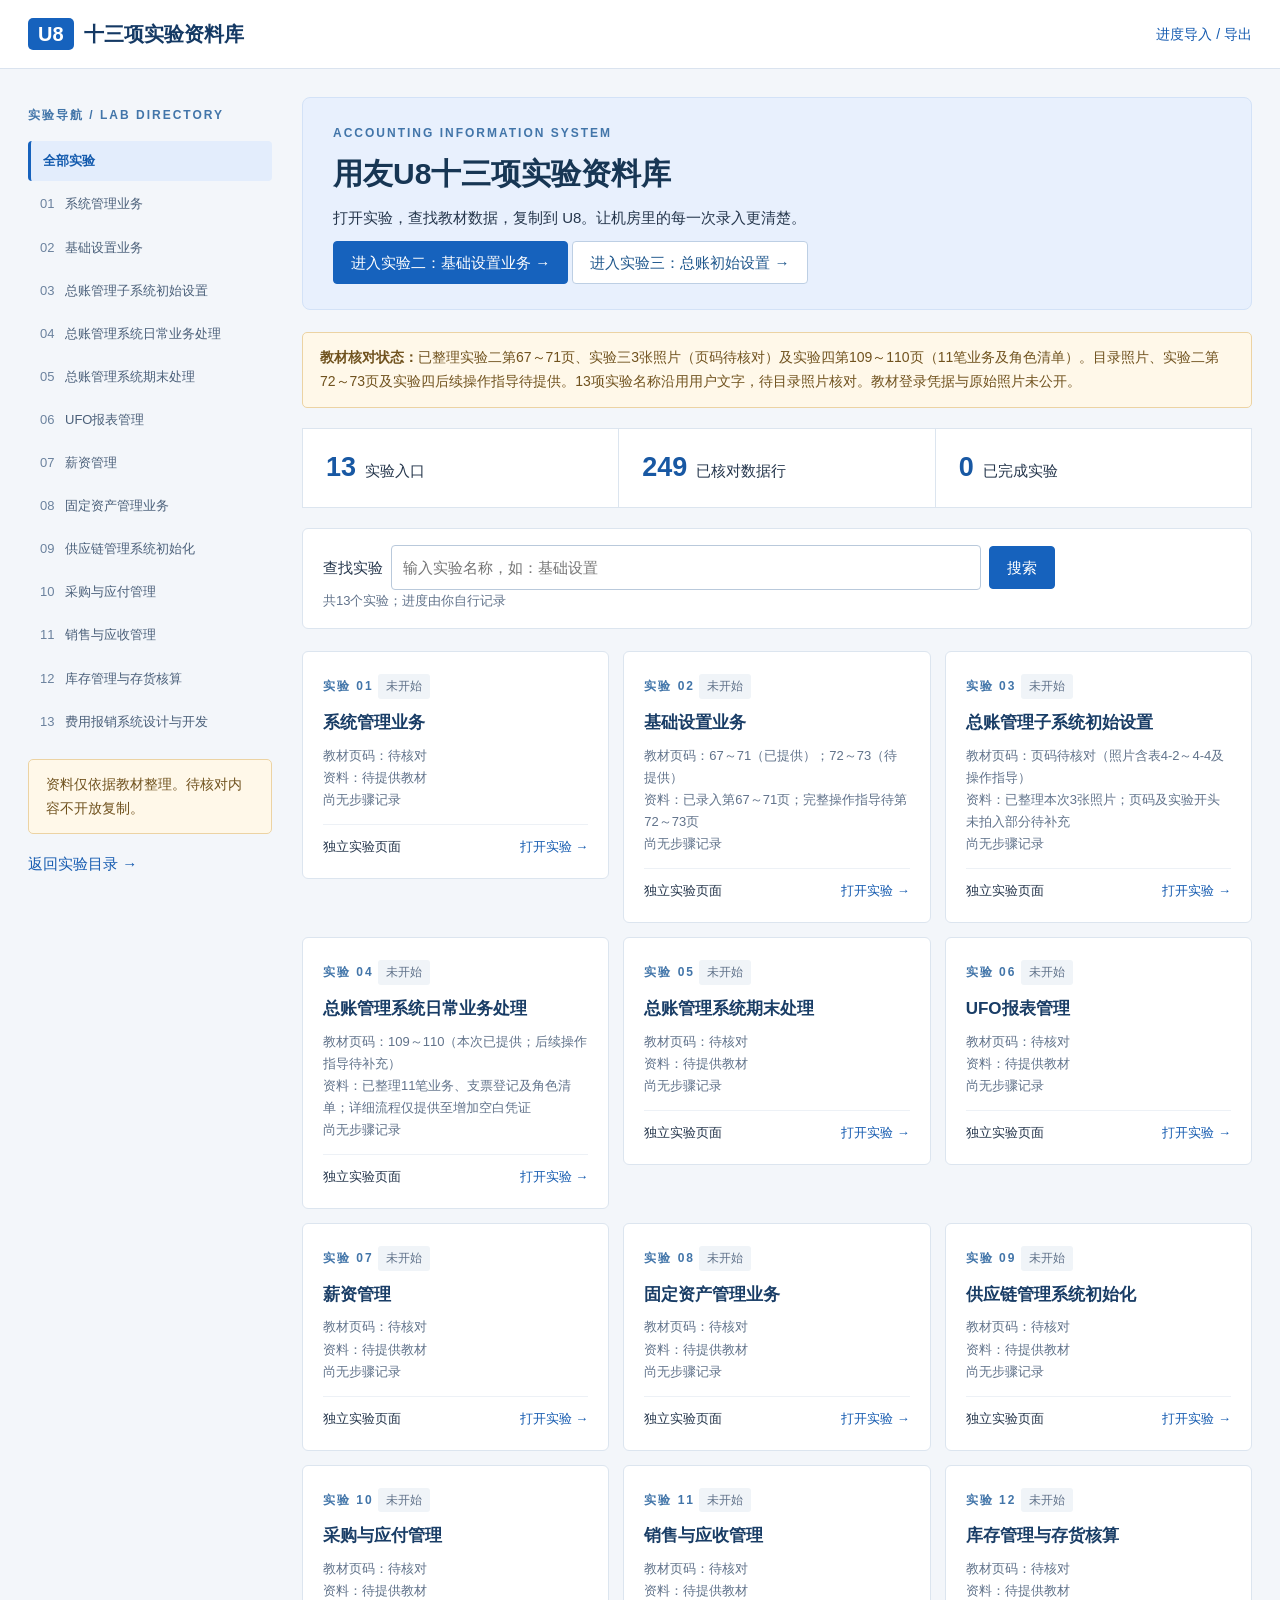
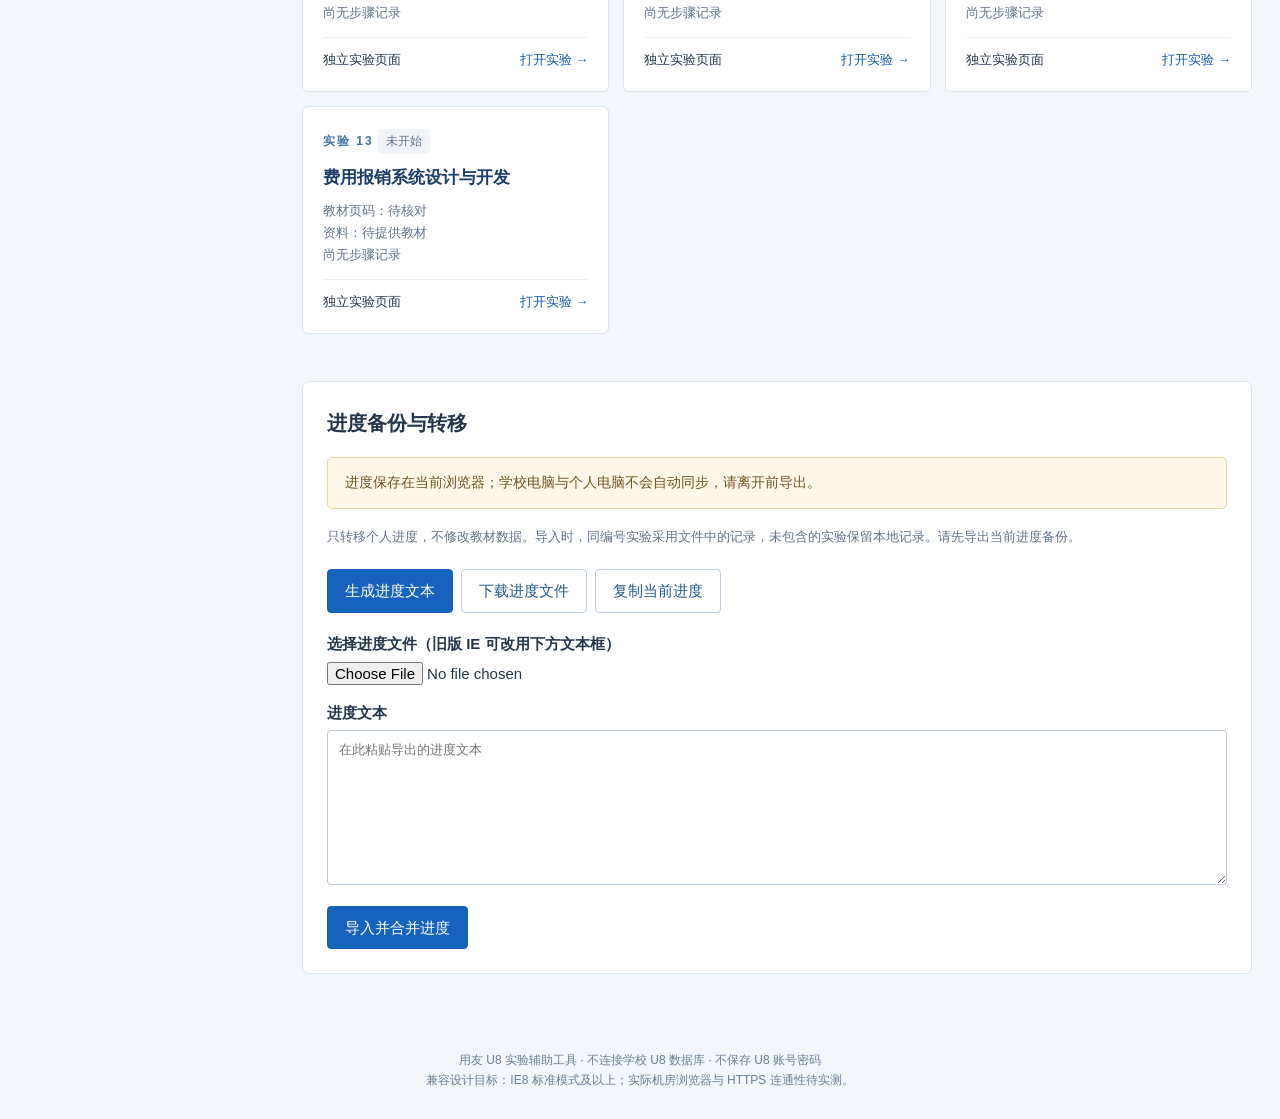
<file: index.html>
<!DOCTYPE html>
<html lang="zh-CN"><head><meta charset="utf-8"><meta http-equiv="X-UA-Compatible" content="IE=edge"><meta name="viewport" content="width=device-width, initial-scale=1"><meta name="description" content="用友U8十三项实验资料库，教材数据查询、字段复制与进度备份。"><title>实验目录 · 用友U8十三项实验资料库</title><link rel="stylesheet" href="assets/style.css"></head>
<body data-lab=""><div class="top"><a class="brand" href="index.html"><span class="brand-mark">U8</span>十三项实验资料库</a><a class="top-link" href="#transfer">进度导入 / 导出</a><div class="clear"></div></div>
<div class="shell"><div class="sidebar"><p class="eyebrow">实验导航 / LAB DIRECTORY</p><ul class="nav"><li><a href="index.html" class="active">全部实验</a></li><li><a href="labs/01.html"><span class="nav-num">01</span>系统管理业务</a></li><li><a href="labs/02.html"><span class="nav-num">02</span>基础设置业务</a></li><li><a href="labs/03.html"><span class="nav-num">03</span>总账管理子系统初始设置</a></li><li><a href="labs/04.html"><span class="nav-num">04</span>总账管理系统日常业务处理</a></li><li><a href="labs/05.html"><span class="nav-num">05</span>总账管理系统期末处理</a></li><li><a href="labs/06.html"><span class="nav-num">06</span>UFO报表管理</a></li><li><a href="labs/07.html"><span class="nav-num">07</span>薪资管理</a></li><li><a href="labs/08.html"><span class="nav-num">08</span>固定资产管理业务</a></li><li><a href="labs/09.html"><span class="nav-num">09</span>供应链管理系统初始化</a></li><li><a href="labs/10.html"><span class="nav-num">10</span>采购与应付管理</a></li><li><a href="labs/11.html"><span class="nav-num">11</span>销售与应收管理</a></li><li><a href="labs/12.html"><span class="nav-num">12</span>库存管理与存货核算</a></li><li><a href="labs/13.html"><span class="nav-num">13</span>费用报销系统设计与开发</a></li></ul><div class="notice">资料仅依据教材整理。待核对内容不开放复制。</div><a href="index.html">返回实验目录 →</a></div><div class="main">
<noscript><div class="notice">JavaScript 已禁用：可浏览目录、教材数据和步骤；可选中文字按 Ctrl+C。搜索、按钮复制与进度管理需要启用 JavaScript。</div></noscript>
<div class="hero"><div class="eyebrow">ACCOUNTING INFORMATION SYSTEM</div><h1>用友U8十三项实验资料库</h1><p>打开实验，查找教材数据，复制到 U8。让机房里的每一次录入更清楚。</p><a class="button" href="labs/02.html">进入实验二：基础设置业务 →</a> <a class="button secondary" href="labs/03.html">进入实验三：总账初始设置 →</a></div>
<div class="notice"><strong>教材核对状态：</strong>已整理实验二第67～71页、实验三3张照片（页码待核对）及实验四第109～110页（11笔业务及角色清单）。目录照片、实验二第72～73页及实验四后续操作指导待提供。13项实验名称沿用用户文字，待目录照片核对。教材登录凭据与原始照片未公开。</div>
<table class="stats" role="presentation"><tr><td><span class="stat">13</span>实验入口</td><td><span class="stat">249</span>已核对数据行</td><td><span class="stat" id="done-count">0</span>已完成实验</td></tr></table>
<div class="search"><label for="search">查找实验</label><input id="search" type="text" placeholder="输入实验名称，如：基础设置"><button id="search-button" type="button">搜索</button><div class="muted" id="search-result">共13个实验；进度由你自行记录</div></div><div class="cards"><div class="card-wrap" data-search="01 系统管理业务"><div class="card"><span class="eyebrow">实验 01</span> <span class="tag" data-progress="01">未开始</span><h2><a href="labs/01.html">系统管理业务</a></h2><div class="muted">教材页码：待核对</div><div class="muted">资料：待提供教材</div><div class="muted"><span data-saved-step="01">尚无步骤记录</span></div><div class="card-footer">独立实验页面<a href="labs/01.html">打开实验 →</a></div></div></div><div class="card-wrap" data-search="02 基础设置业务"><div class="card"><span class="eyebrow">实验 02</span> <span class="tag" data-progress="02">未开始</span><h2><a href="labs/02.html">基础设置业务</a></h2><div class="muted">教材页码：67～71（已提供）；72～73（待提供）</div><div class="muted">资料：已录入第67～71页；完整操作指导待第72～73页</div><div class="muted"><span data-saved-step="02">尚无步骤记录</span></div><div class="card-footer">独立实验页面<a href="labs/02.html">打开实验 →</a></div></div></div><div class="card-wrap" data-search="03 总账管理子系统初始设置"><div class="card"><span class="eyebrow">实验 03</span> <span class="tag" data-progress="03">未开始</span><h2><a href="labs/03.html">总账管理子系统初始设置</a></h2><div class="muted">教材页码：页码待核对（照片含表4-2～4-4及操作指导）</div><div class="muted">资料：已整理本次3张照片；页码及实验开头未拍入部分待补充</div><div class="muted"><span data-saved-step="03">尚无步骤记录</span></div><div class="card-footer">独立实验页面<a href="labs/03.html">打开实验 →</a></div></div></div><div class="card-wrap" data-search="04 总账管理系统日常业务处理"><div class="card"><span class="eyebrow">实验 04</span> <span class="tag" data-progress="04">未开始</span><h2><a href="labs/04.html">总账管理系统日常业务处理</a></h2><div class="muted">教材页码：109～110（本次已提供；后续操作指导待补充）</div><div class="muted">资料：已整理11笔业务、支票登记及角色清单；详细流程仅提供至增加空白凭证</div><div class="muted"><span data-saved-step="04">尚无步骤记录</span></div><div class="card-footer">独立实验页面<a href="labs/04.html">打开实验 →</a></div></div></div><div class="card-wrap" data-search="05 总账管理系统期末处理"><div class="card"><span class="eyebrow">实验 05</span> <span class="tag" data-progress="05">未开始</span><h2><a href="labs/05.html">总账管理系统期末处理</a></h2><div class="muted">教材页码：待核对</div><div class="muted">资料：待提供教材</div><div class="muted"><span data-saved-step="05">尚无步骤记录</span></div><div class="card-footer">独立实验页面<a href="labs/05.html">打开实验 →</a></div></div></div><div class="card-wrap" data-search="06 UFO报表管理"><div class="card"><span class="eyebrow">实验 06</span> <span class="tag" data-progress="06">未开始</span><h2><a href="labs/06.html">UFO报表管理</a></h2><div class="muted">教材页码：待核对</div><div class="muted">资料：待提供教材</div><div class="muted"><span data-saved-step="06">尚无步骤记录</span></div><div class="card-footer">独立实验页面<a href="labs/06.html">打开实验 →</a></div></div></div><div class="card-wrap" data-search="07 薪资管理"><div class="card"><span class="eyebrow">实验 07</span> <span class="tag" data-progress="07">未开始</span><h2><a href="labs/07.html">薪资管理</a></h2><div class="muted">教材页码：待核对</div><div class="muted">资料：待提供教材</div><div class="muted"><span data-saved-step="07">尚无步骤记录</span></div><div class="card-footer">独立实验页面<a href="labs/07.html">打开实验 →</a></div></div></div><div class="card-wrap" data-search="08 固定资产管理业务"><div class="card"><span class="eyebrow">实验 08</span> <span class="tag" data-progress="08">未开始</span><h2><a href="labs/08.html">固定资产管理业务</a></h2><div class="muted">教材页码：待核对</div><div class="muted">资料：待提供教材</div><div class="muted"><span data-saved-step="08">尚无步骤记录</span></div><div class="card-footer">独立实验页面<a href="labs/08.html">打开实验 →</a></div></div></div><div class="card-wrap" data-search="09 供应链管理系统初始化"><div class="card"><span class="eyebrow">实验 09</span> <span class="tag" data-progress="09">未开始</span><h2><a href="labs/09.html">供应链管理系统初始化</a></h2><div class="muted">教材页码：待核对</div><div class="muted">资料：待提供教材</div><div class="muted"><span data-saved-step="09">尚无步骤记录</span></div><div class="card-footer">独立实验页面<a href="labs/09.html">打开实验 →</a></div></div></div><div class="card-wrap" data-search="10 采购与应付管理"><div class="card"><span class="eyebrow">实验 10</span> <span class="tag" data-progress="10">未开始</span><h2><a href="labs/10.html">采购与应付管理</a></h2><div class="muted">教材页码：待核对</div><div class="muted">资料：待提供教材</div><div class="muted"><span data-saved-step="10">尚无步骤记录</span></div><div class="card-footer">独立实验页面<a href="labs/10.html">打开实验 →</a></div></div></div><div class="card-wrap" data-search="11 销售与应收管理"><div class="card"><span class="eyebrow">实验 11</span> <span class="tag" data-progress="11">未开始</span><h2><a href="labs/11.html">销售与应收管理</a></h2><div class="muted">教材页码：待核对</div><div class="muted">资料：待提供教材</div><div class="muted"><span data-saved-step="11">尚无步骤记录</span></div><div class="card-footer">独立实验页面<a href="labs/11.html">打开实验 →</a></div></div></div><div class="card-wrap" data-search="12 库存管理与存货核算"><div class="card"><span class="eyebrow">实验 12</span> <span class="tag" data-progress="12">未开始</span><h2><a href="labs/12.html">库存管理与存货核算</a></h2><div class="muted">教材页码：待核对</div><div class="muted">资料：待提供教材</div><div class="muted"><span data-saved-step="12">尚无步骤记录</span></div><div class="card-footer">独立实验页面<a href="labs/12.html">打开实验 →</a></div></div></div><div class="card-wrap" data-search="13 费用报销系统设计与开发"><div class="card"><span class="eyebrow">实验 13</span> <span class="tag" data-progress="13">未开始</span><h2><a href="labs/13.html">费用报销系统设计与开发</a></h2><div class="muted">教材页码：待核对</div><div class="muted">资料：待提供教材</div><div class="muted"><span data-saved-step="13">尚无步骤记录</span></div><div class="card-footer">独立实验页面<a href="labs/13.html">打开实验 →</a></div></div></div></div>
<div id="message" class="message" role="status" aria-live="polite"></div><div class="panel" id="transfer"><h2>进度备份与转移</h2>
<p id="storage-state" class="notice">学校电脑与个人电脑不会自动同步。请导出进度，通过自己的邮箱或网盘转移后导入。</p>
<p class="muted">只转移个人进度，不修改教材数据。导入时，同编号实验采用文件中的记录，未包含的实验保留本地记录。请先导出当前进度备份。</p>
<div class="toolbar"><button id="export-text" type="button">生成进度文本</button><button id="download-progress" type="button" class="secondary">下载进度文件</button><button id="copy-progress" type="button" class="secondary">复制当前进度</button></div>
<div class="form-row"><label for="import-file">选择进度文件（旧版 IE 可改用下方文本框）</label><input id="import-file" type="file" accept=".json,application/json"></div>
<div class="form-row"><label for="transfer-text">进度文本</label><textarea id="transfer-text" spellcheck="false" placeholder="在此粘贴导出的进度文本"></textarea></div>
<button id="import-progress" type="button">导入并合并进度</button></div></div><div class="clear"></div></div>
<div class="footer">用友 U8 实验辅助工具 · 不连接学校 U8 数据库 · 不保存 U8 账号密码<br>兼容设计目标：IE8 标准模式及以上；实际机房浏览器与 HTTPS 连通性待实测。</div>
<div id="manual-copy" class="manual hidden" role="dialog" aria-label="手动复制"><h3>手动复制</h3><p id="copy-help">请按 Ctrl+C</p><label for="copy-text">待复制内容</label><textarea id="copy-text" readonly="readonly"></textarea><button id="copy-close" type="button" class="secondary">关闭</button></div>
<script src="assets/app.js"></script></body></html>
</file>
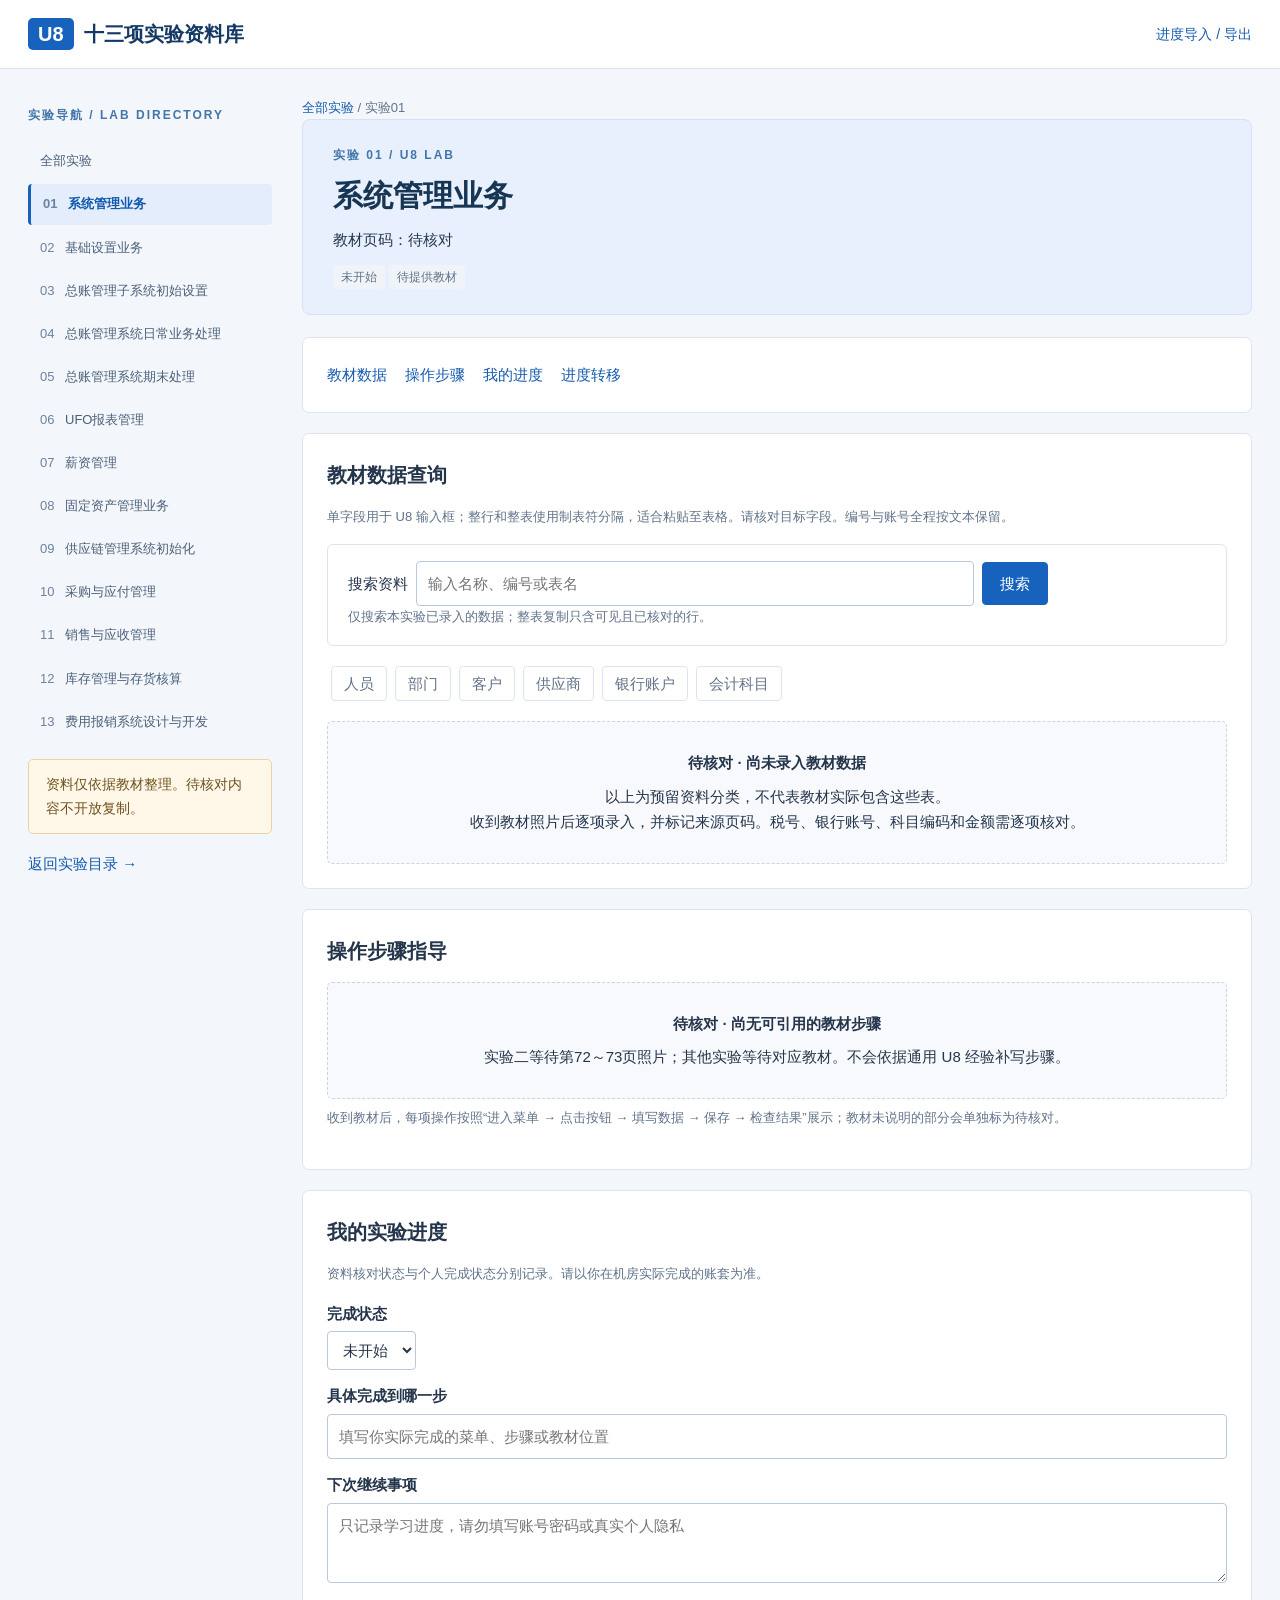
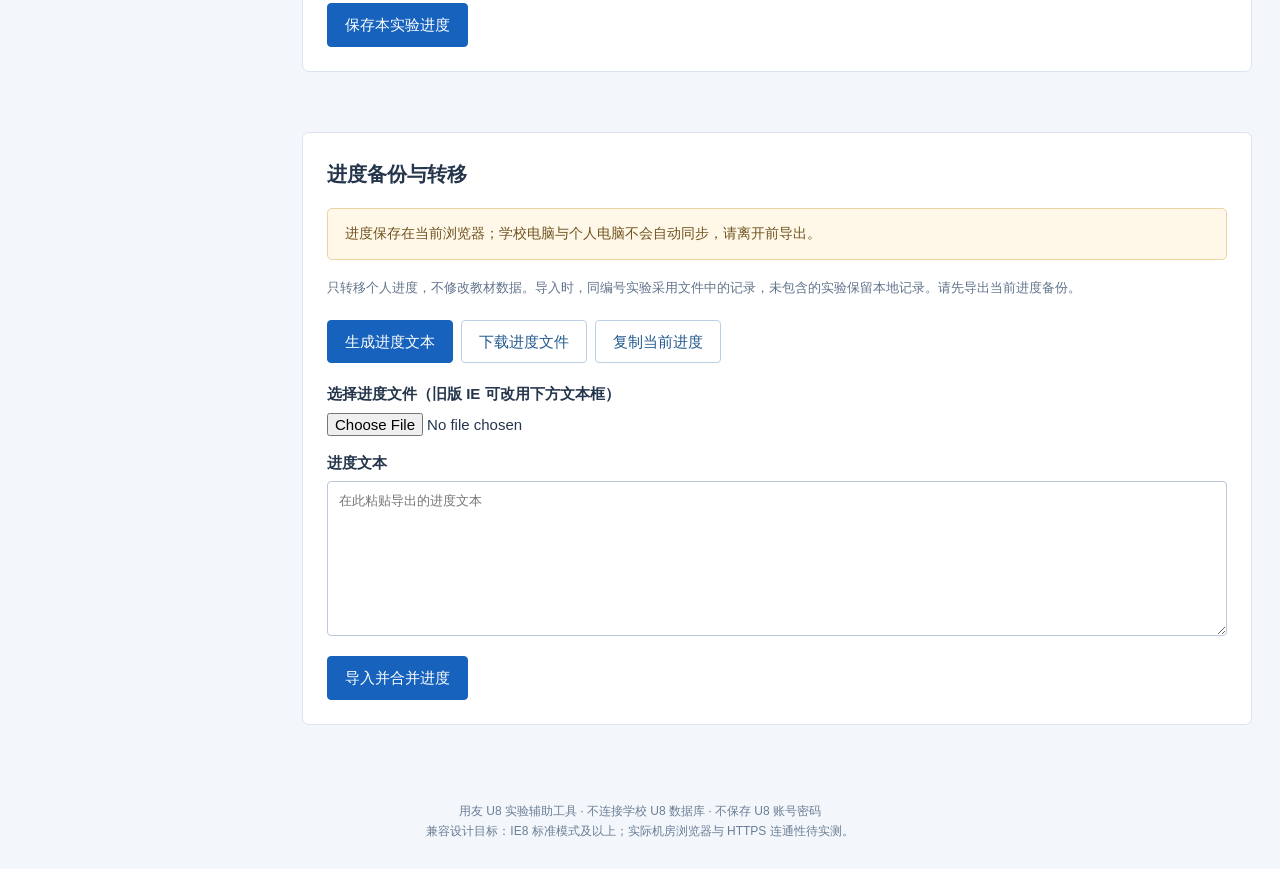
<file: labs/01.html>
<!DOCTYPE html>
<html lang="zh-CN"><head><meta charset="utf-8"><meta http-equiv="X-UA-Compatible" content="IE=edge"><meta name="viewport" content="width=device-width, initial-scale=1"><meta name="description" content="用友U8十三项实验资料库，教材数据查询、字段复制与进度备份。"><title>系统管理业务 · 用友U8十三项实验资料库</title><link rel="stylesheet" href="../assets/style.css"></head>
<body data-lab="01"><div class="top"><a class="brand" href="../index.html"><span class="brand-mark">U8</span>十三项实验资料库</a><a class="top-link" href="#transfer">进度导入 / 导出</a><div class="clear"></div></div>
<div class="shell"><div class="sidebar"><p class="eyebrow">实验导航 / LAB DIRECTORY</p><ul class="nav"><li><a href="../index.html">全部实验</a></li><li><a href="01.html" class="active"><span class="nav-num">01</span>系统管理业务</a></li><li><a href="02.html"><span class="nav-num">02</span>基础设置业务</a></li><li><a href="03.html"><span class="nav-num">03</span>总账管理子系统初始设置</a></li><li><a href="04.html"><span class="nav-num">04</span>总账管理系统日常业务处理</a></li><li><a href="05.html"><span class="nav-num">05</span>总账管理系统期末处理</a></li><li><a href="06.html"><span class="nav-num">06</span>UFO报表管理</a></li><li><a href="07.html"><span class="nav-num">07</span>薪资管理</a></li><li><a href="08.html"><span class="nav-num">08</span>固定资产管理业务</a></li><li><a href="09.html"><span class="nav-num">09</span>供应链管理系统初始化</a></li><li><a href="10.html"><span class="nav-num">10</span>采购与应付管理</a></li><li><a href="11.html"><span class="nav-num">11</span>销售与应收管理</a></li><li><a href="12.html"><span class="nav-num">12</span>库存管理与存货核算</a></li><li><a href="13.html"><span class="nav-num">13</span>费用报销系统设计与开发</a></li></ul><div class="notice">资料仅依据教材整理。待核对内容不开放复制。</div><a href="../index.html">返回实验目录 →</a></div><div class="main">
<noscript><div class="notice">JavaScript 已禁用：可浏览目录、教材数据和步骤；可选中文字按 Ctrl+C。搜索、按钮复制与进度管理需要启用 JavaScript。</div></noscript>
<div class="muted"><a href="../index.html">全部实验</a> / 实验01</div><div class="hero"><div class="eyebrow">实验 01 / U8 LAB</div><h1>系统管理业务</h1><p>教材页码：待核对</p><span class="tag" data-progress="01">未开始</span> <span class="tag">待提供教材</span></div>
<div class="panel anchor-nav"><a href="#data">教材数据</a><a href="#steps">操作步骤</a><a href="#progress">我的进度</a><a href="#transfer">进度转移</a></div>
<div class="panel" id="data"><h2>教材数据查询</h2><p class="muted">单字段用于 U8 输入框；整行和整表使用制表符分隔，适合粘贴至表格。请核对目标字段。编号与账号全程按文本保留。</p><div class="search"><label for="search">搜索资料</label><input id="search" type="text" placeholder="输入名称、编号或表名"><button id="search-button" type="button">搜索</button><div class="muted" id="search-result">仅搜索本实验已录入的数据；整表复制只含可见且已核对的行。</div></div><div class="categories"><span>人员</span><span>部门</span><span>客户</span><span>供应商</span><span>银行账户</span><span>会计科目</span></div><div class="empty"><strong>待核对 · 尚未录入教材数据</strong>以上为预留资料分类，不代表教材实际包含这些表。<br>收到教材照片后逐项录入，并标记来源页码。税号、银行账号、科目编码和金额需逐项核对。</div></div><div class="panel" id="steps"><h2>操作步骤指导</h2><div class="empty"><strong>待核对 · 尚无可引用的教材步骤</strong>实验二等待第72～73页照片；其他实验等待对应教材。不会依据通用 U8 经验补写步骤。</div><p class="muted">收到教材后，每项操作按照“进入菜单 → 点击按钮 → 填写数据 → 保存 → 检查结果”展示；教材未说明的部分会单独标为待核对。</p></div><div class="panel" id="progress"><h2>我的实验进度</h2><p class="muted">资料核对状态与个人完成状态分别记录。请以你在机房实际完成的账套为准。</p><div class="form-row"><label for="progress-status">完成状态</label><select id="progress-status"><option value="todo">未开始</option><option value="doing">进行中</option><option value="done">已完成</option></select></div><div class="form-row"><label for="progress-step">具体完成到哪一步</label><input id="progress-step" type="text" maxlength="500" placeholder="填写你实际完成的菜单、步骤或教材位置"></div><div class="form-row"><label for="progress-note">下次继续事项</label><textarea id="progress-note" maxlength="5000" placeholder="只记录学习进度，请勿填写账号密码或真实个人隐私"></textarea></div><button id="save-progress" type="button">保存本实验进度</button></div>
<div id="message" class="message" role="status" aria-live="polite"></div><div class="panel" id="transfer"><h2>进度备份与转移</h2>
<p id="storage-state" class="notice">学校电脑与个人电脑不会自动同步。请导出进度，通过自己的邮箱或网盘转移后导入。</p>
<p class="muted">只转移个人进度，不修改教材数据。导入时，同编号实验采用文件中的记录，未包含的实验保留本地记录。请先导出当前进度备份。</p>
<div class="toolbar"><button id="export-text" type="button">生成进度文本</button><button id="download-progress" type="button" class="secondary">下载进度文件</button><button id="copy-progress" type="button" class="secondary">复制当前进度</button></div>
<div class="form-row"><label for="import-file">选择进度文件（旧版 IE 可改用下方文本框）</label><input id="import-file" type="file" accept=".json,application/json"></div>
<div class="form-row"><label for="transfer-text">进度文本</label><textarea id="transfer-text" spellcheck="false" placeholder="在此粘贴导出的进度文本"></textarea></div>
<button id="import-progress" type="button">导入并合并进度</button></div></div><div class="clear"></div></div>
<div class="footer">用友 U8 实验辅助工具 · 不连接学校 U8 数据库 · 不保存 U8 账号密码<br>兼容设计目标：IE8 标准模式及以上；实际机房浏览器与 HTTPS 连通性待实测。</div>
<div id="manual-copy" class="manual hidden" role="dialog" aria-label="手动复制"><h3>手动复制</h3><p id="copy-help">请按 Ctrl+C</p><label for="copy-text">待复制内容</label><textarea id="copy-text" readonly="readonly"></textarea><button id="copy-close" type="button" class="secondary">关闭</button></div>
<script src="../assets/app.js"></script></body></html>
</file>
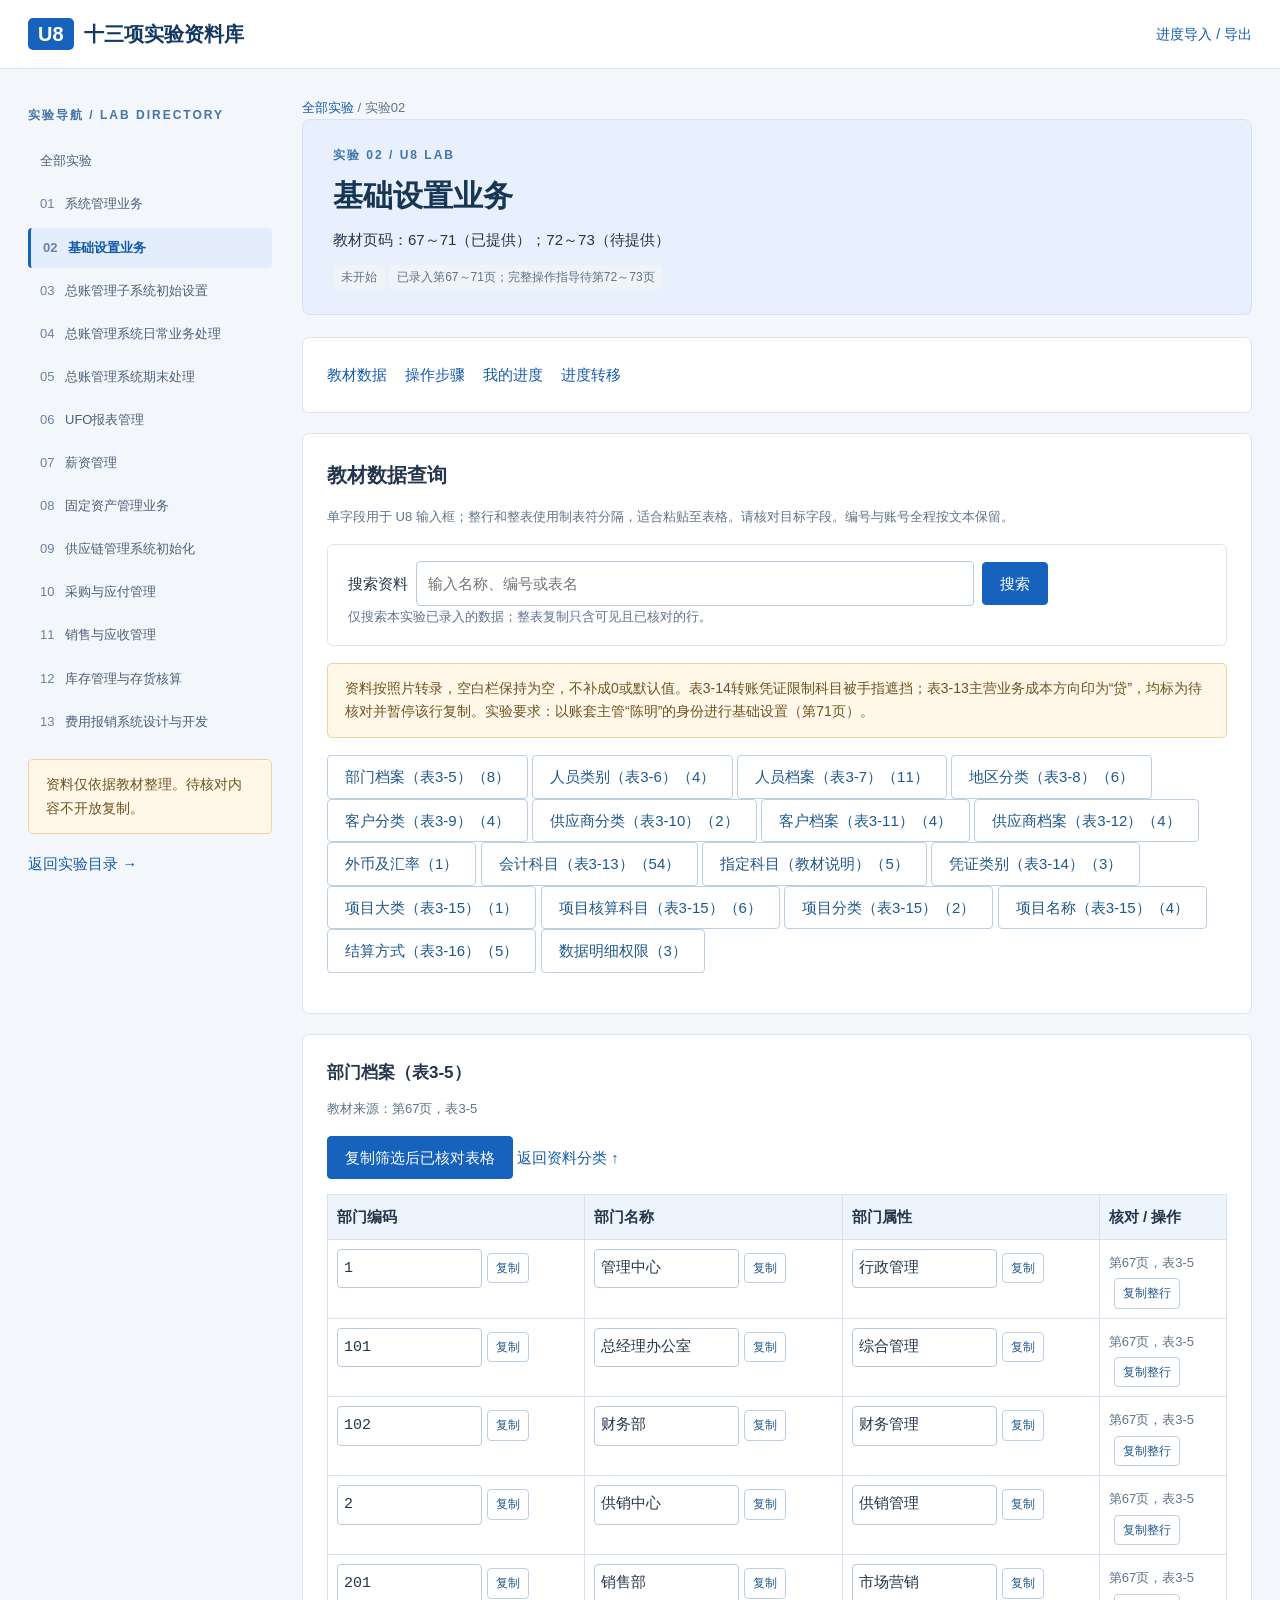
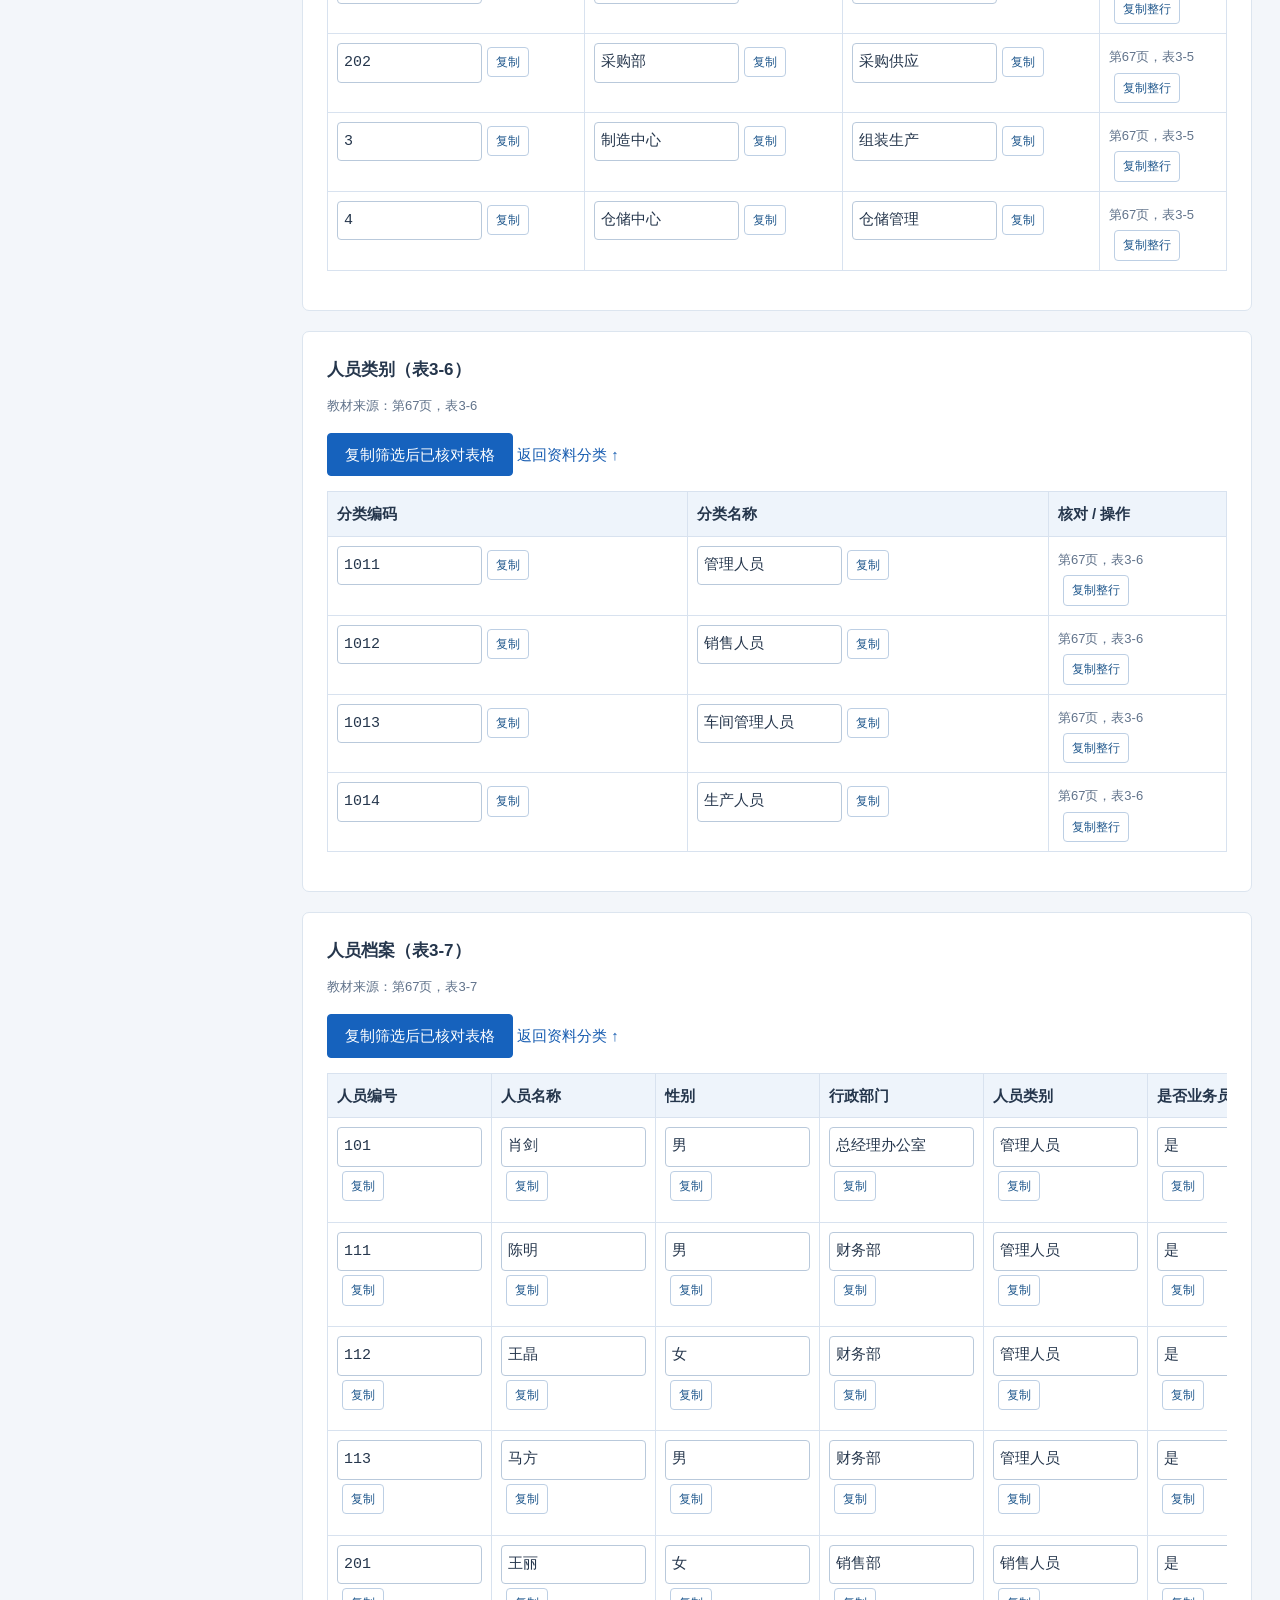
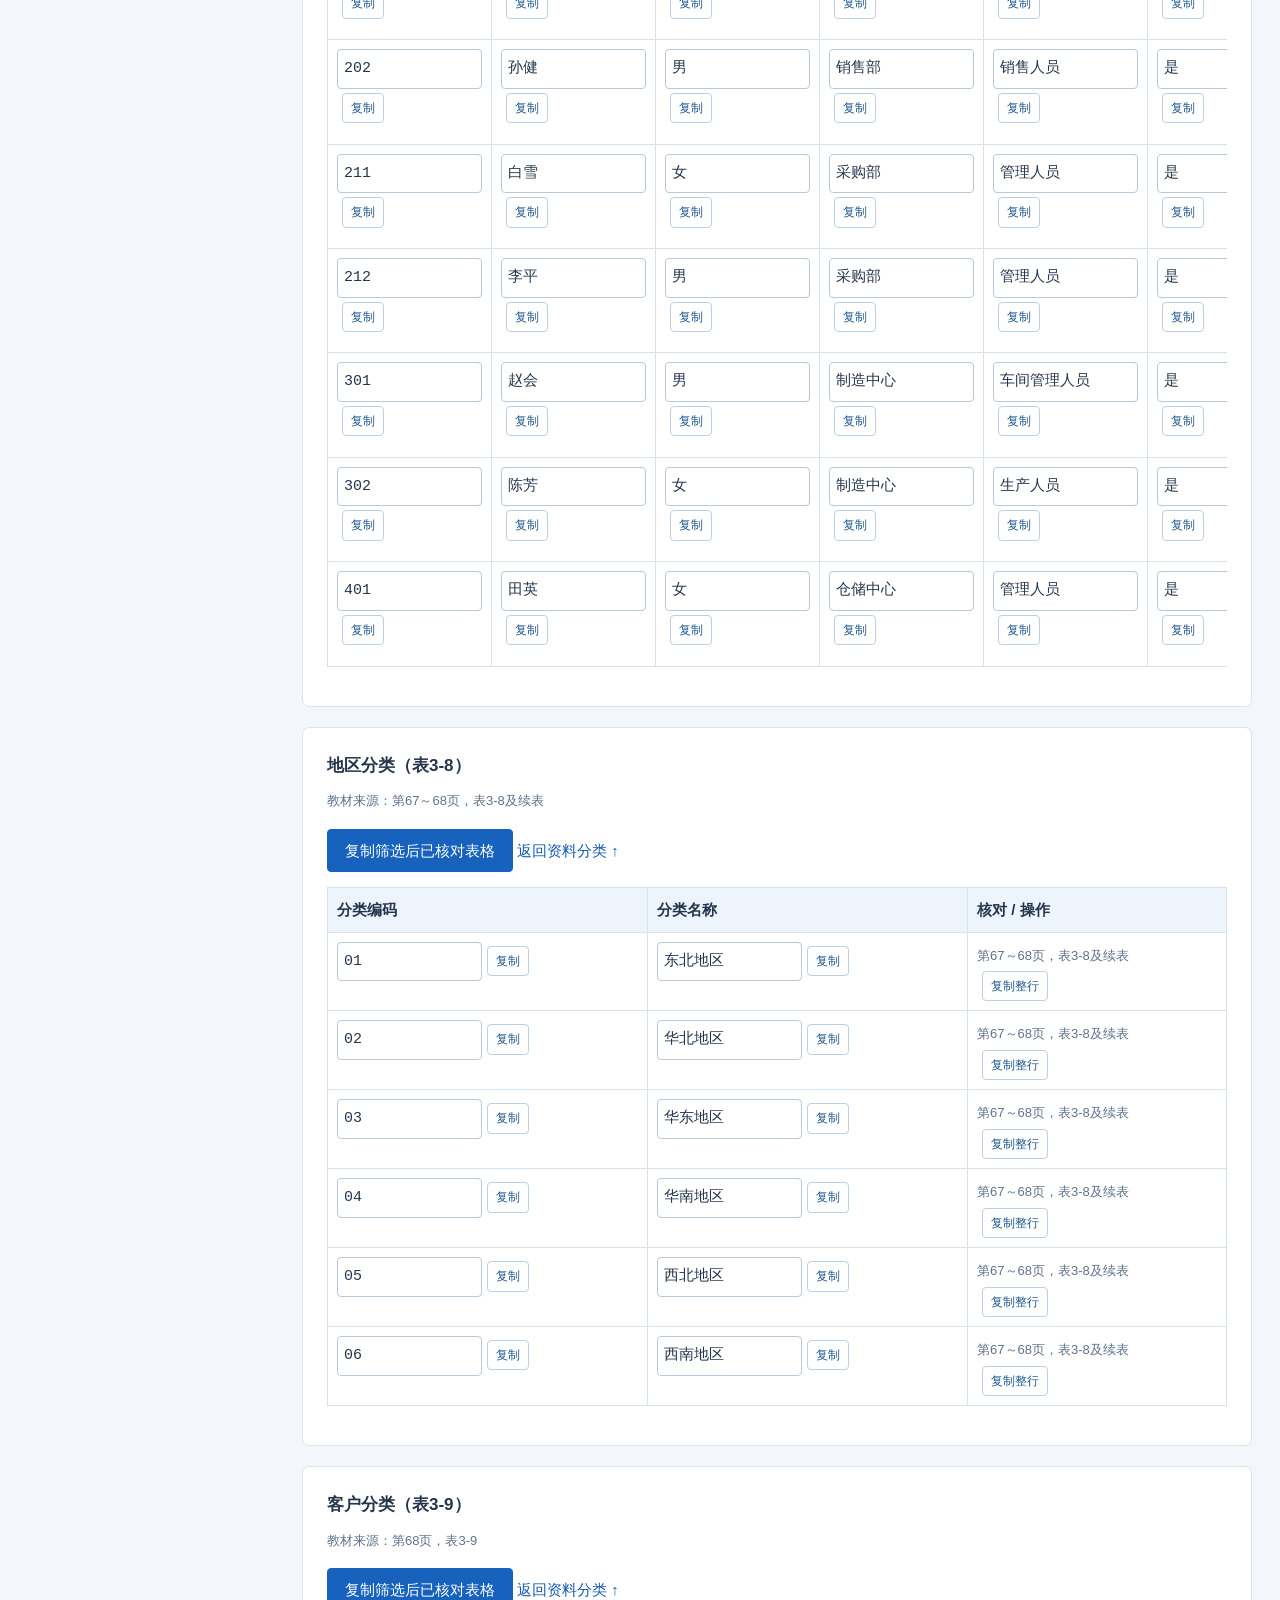
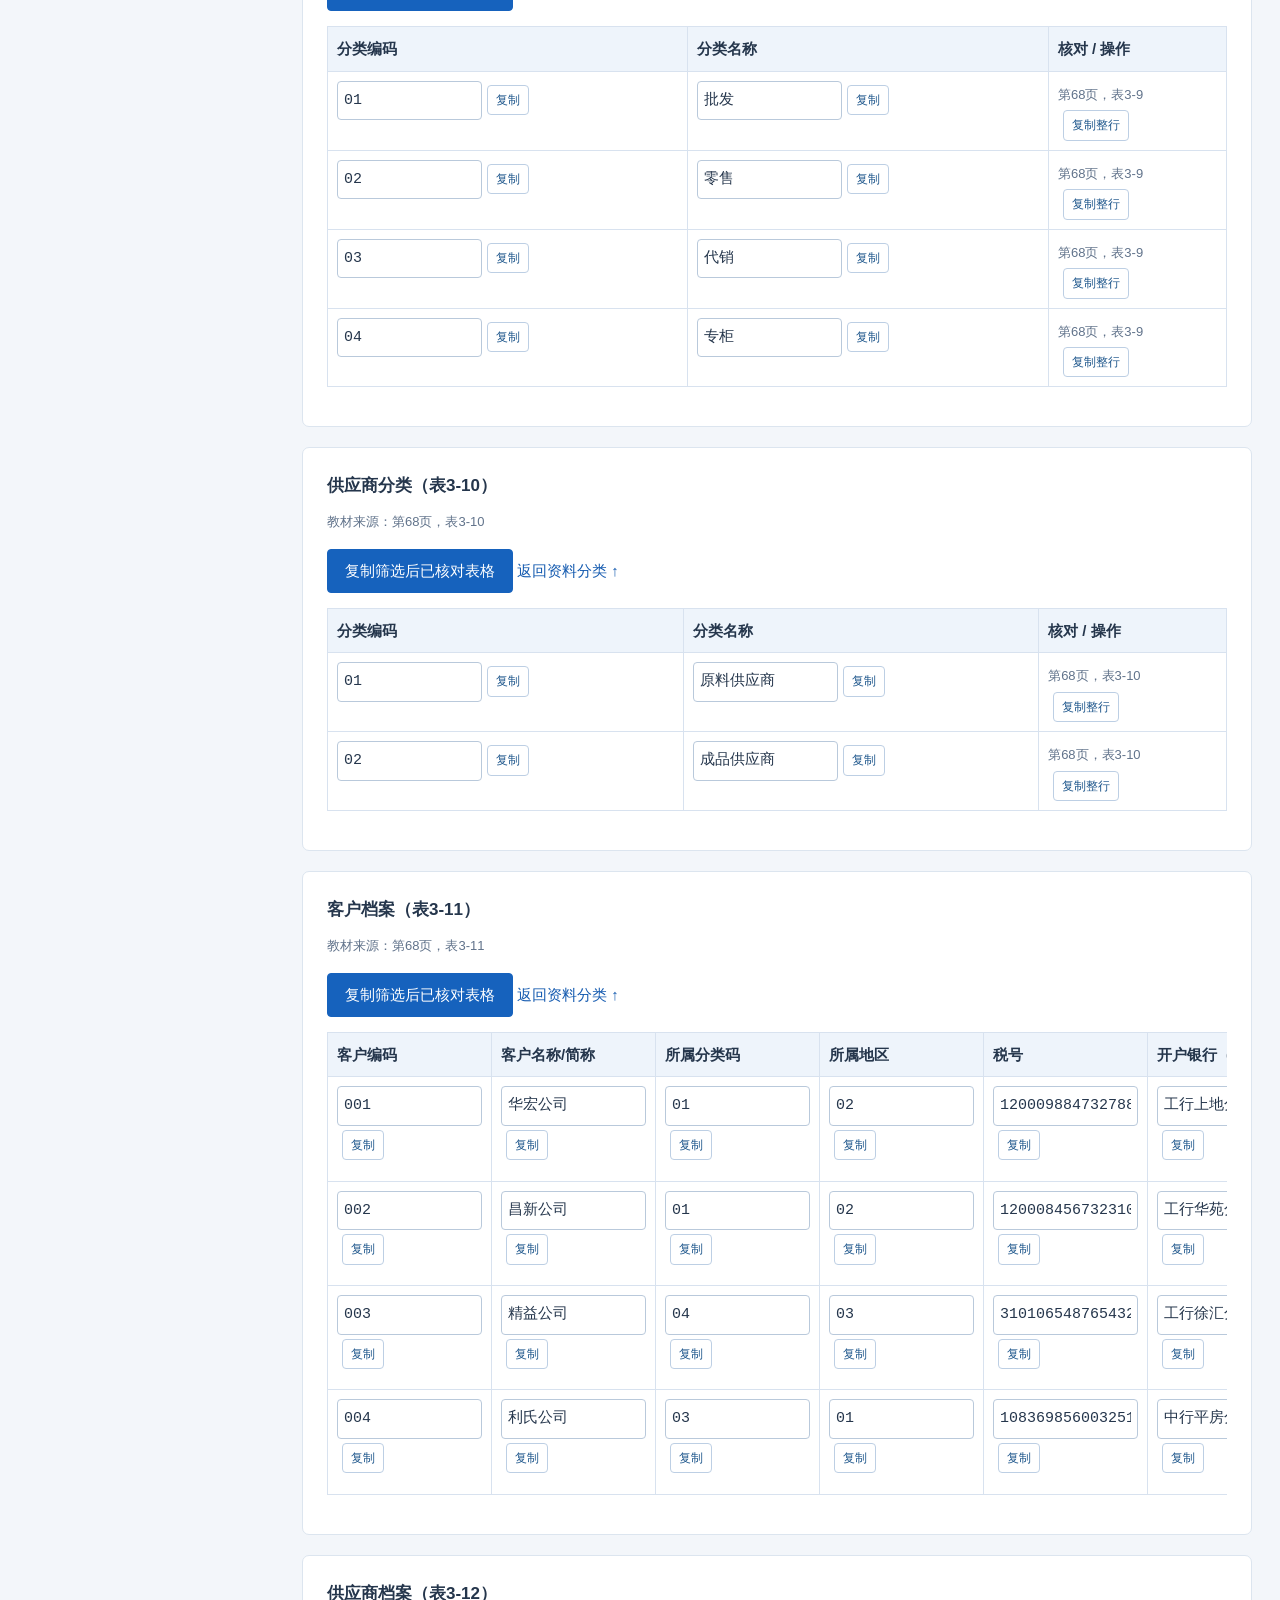
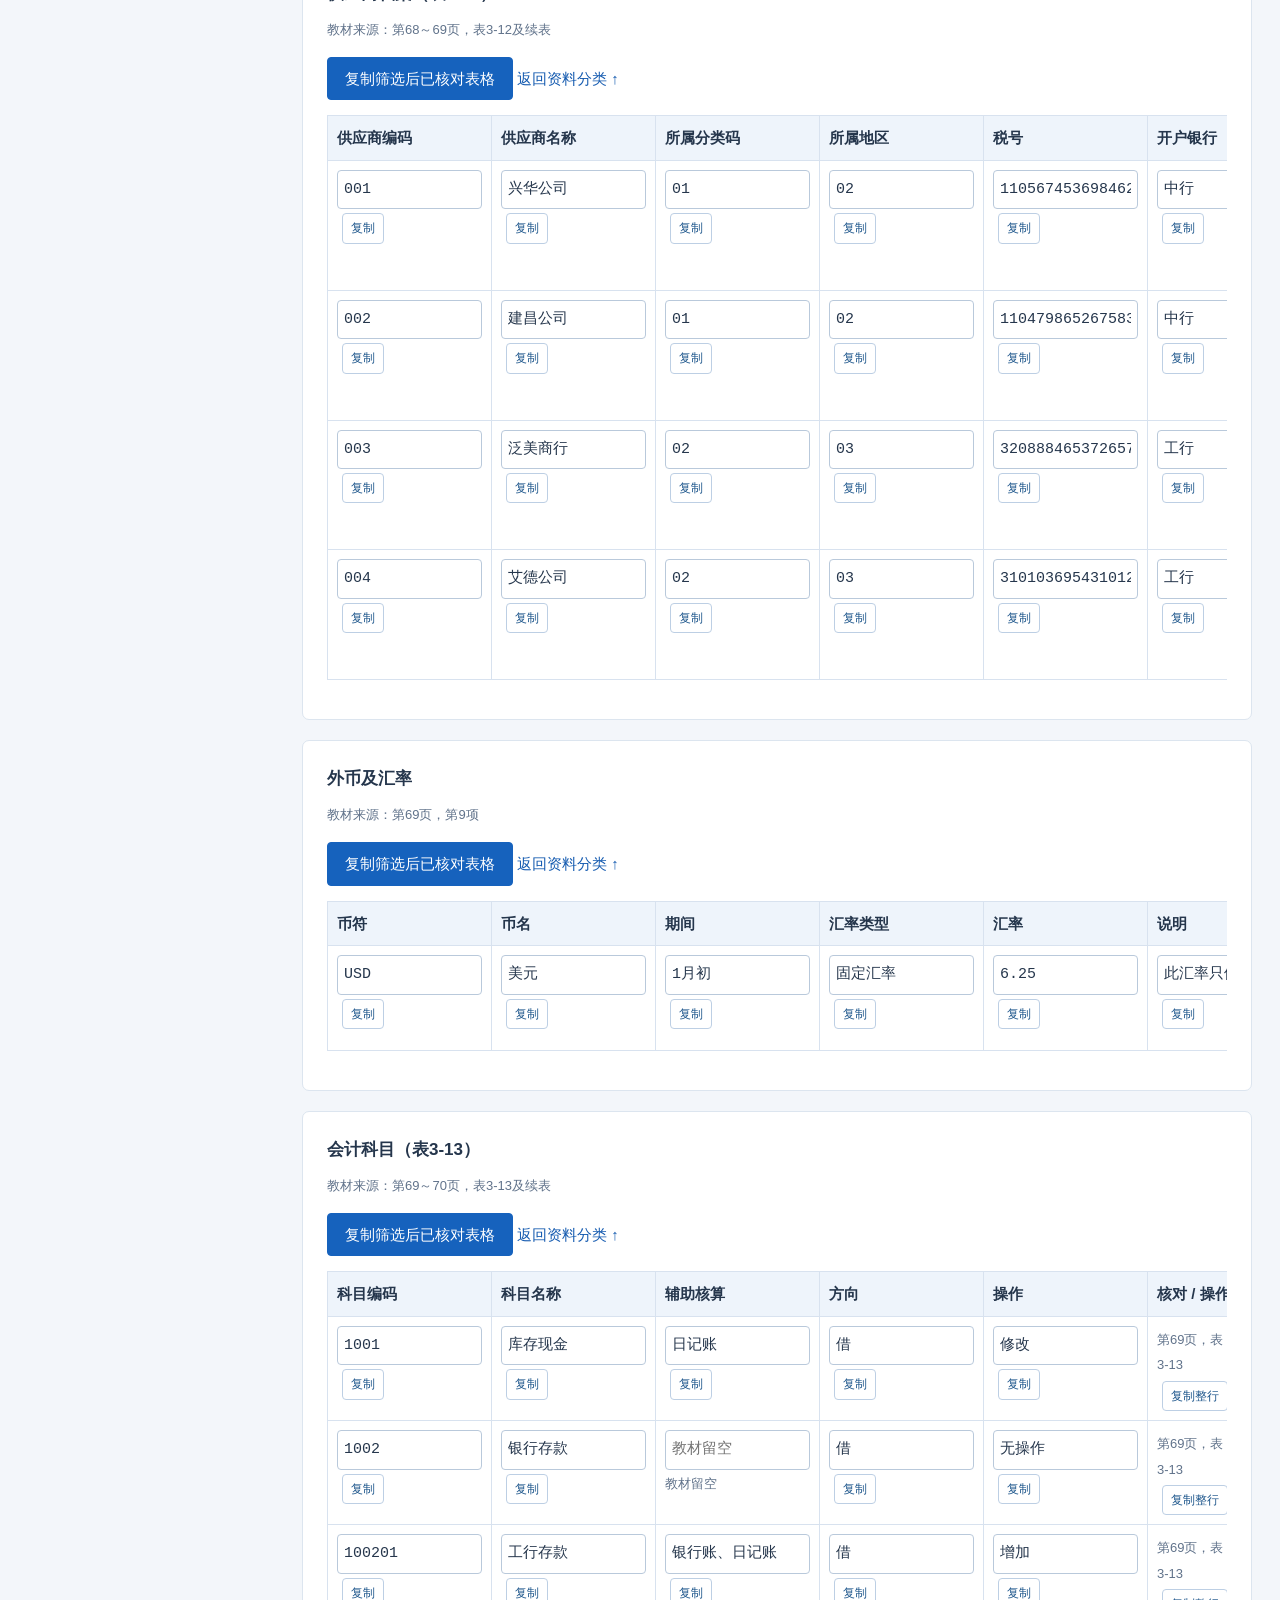
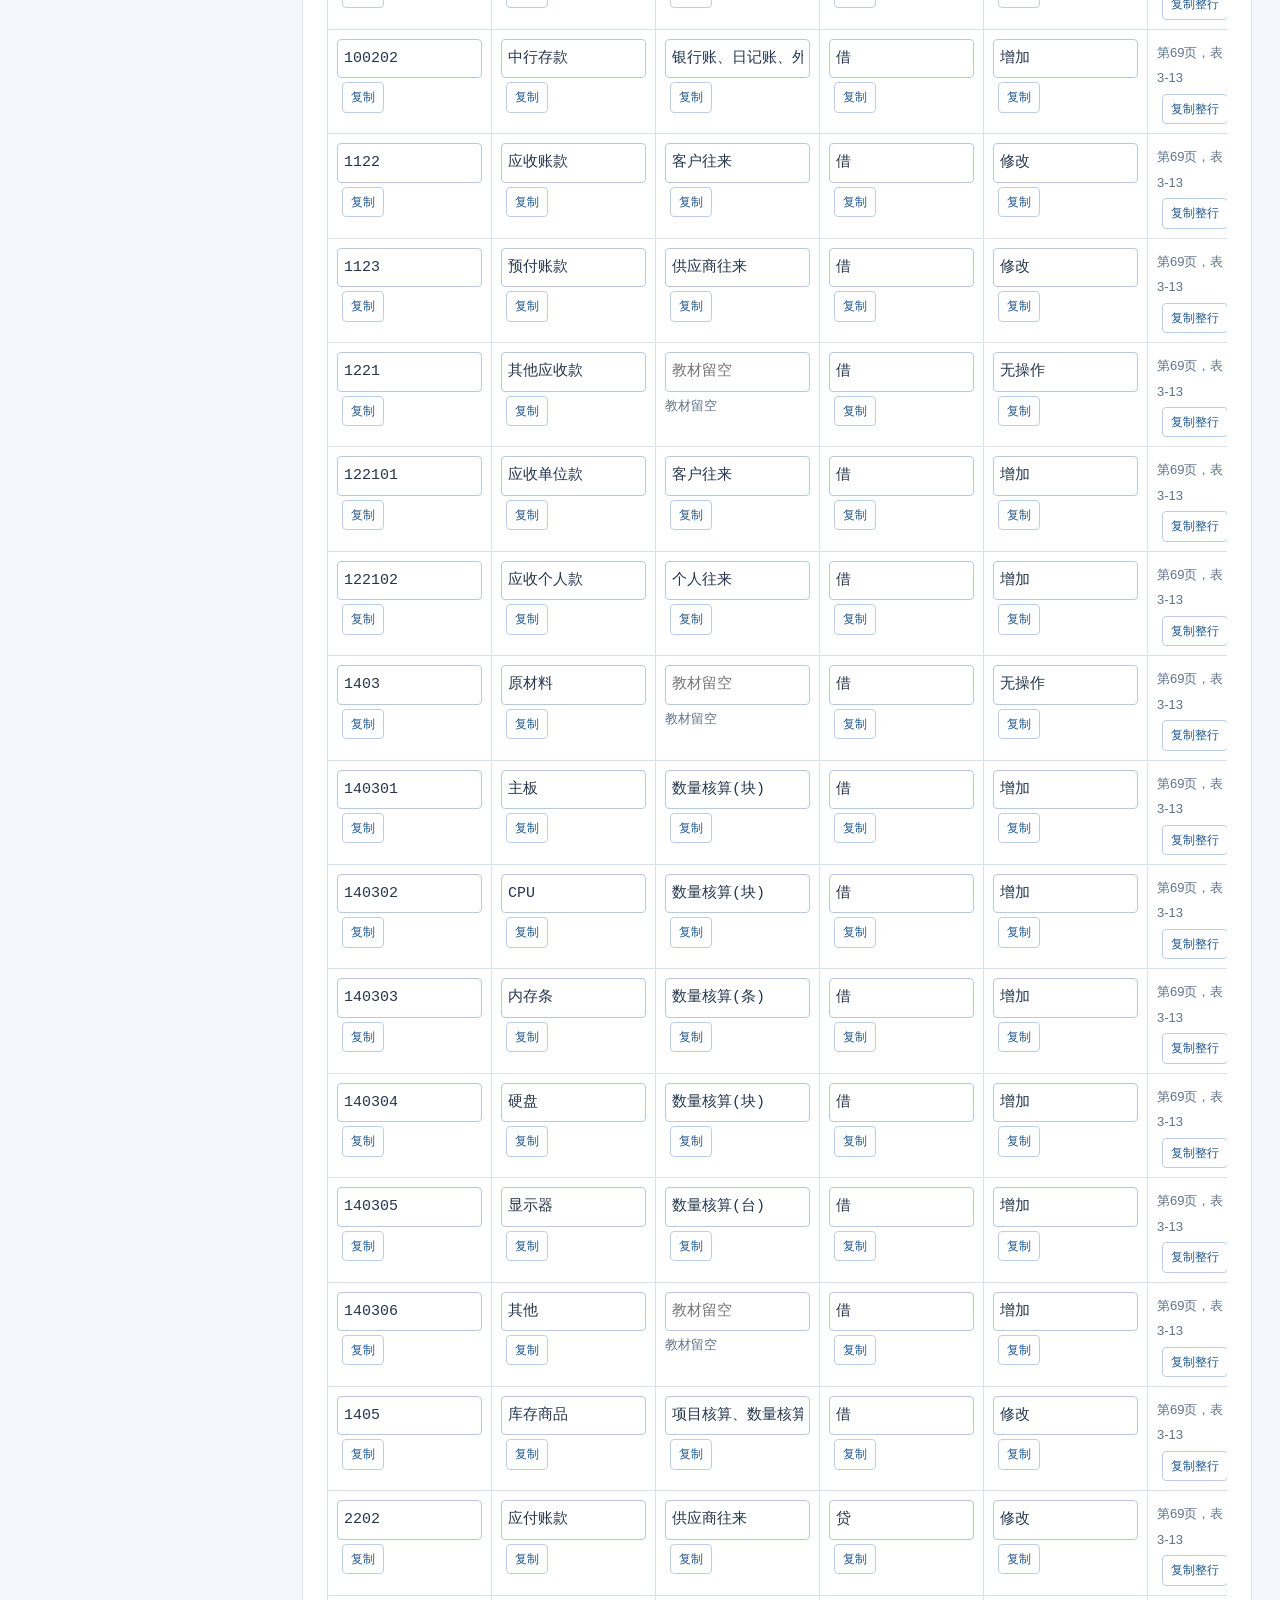
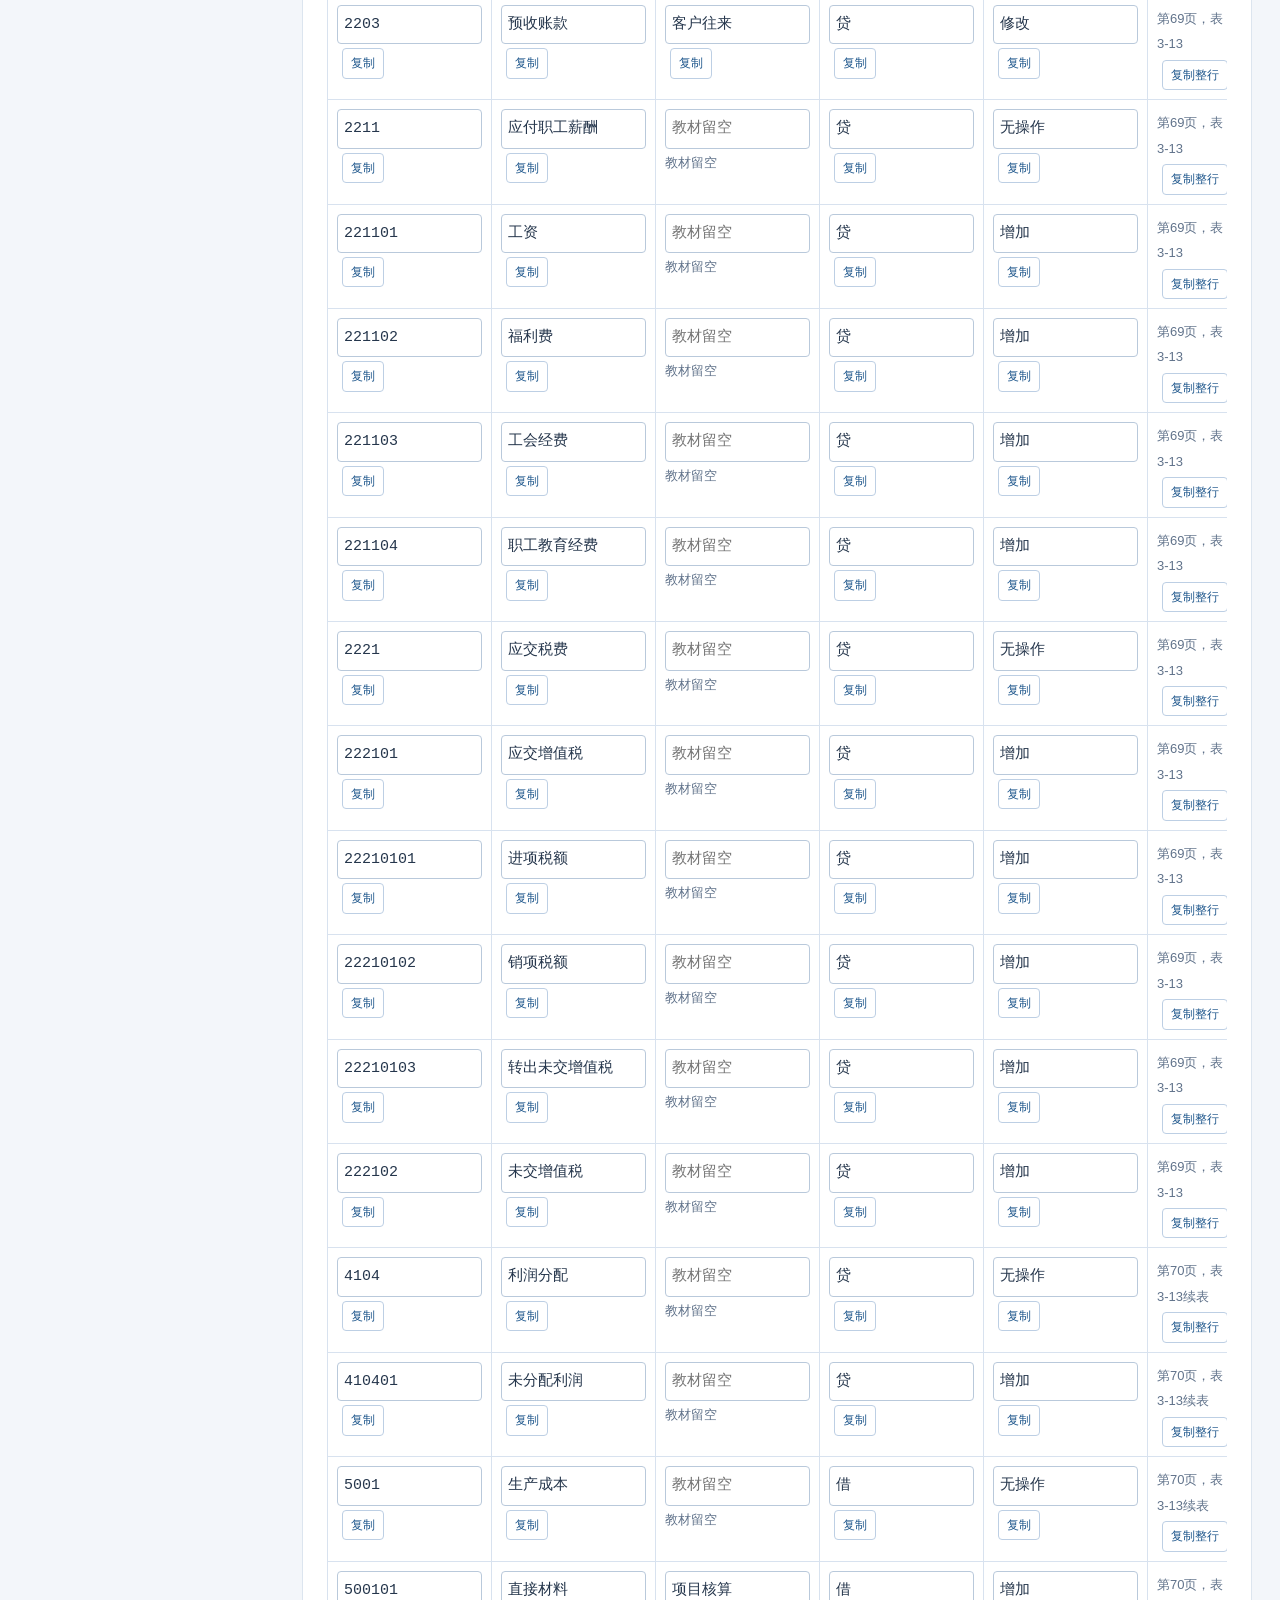
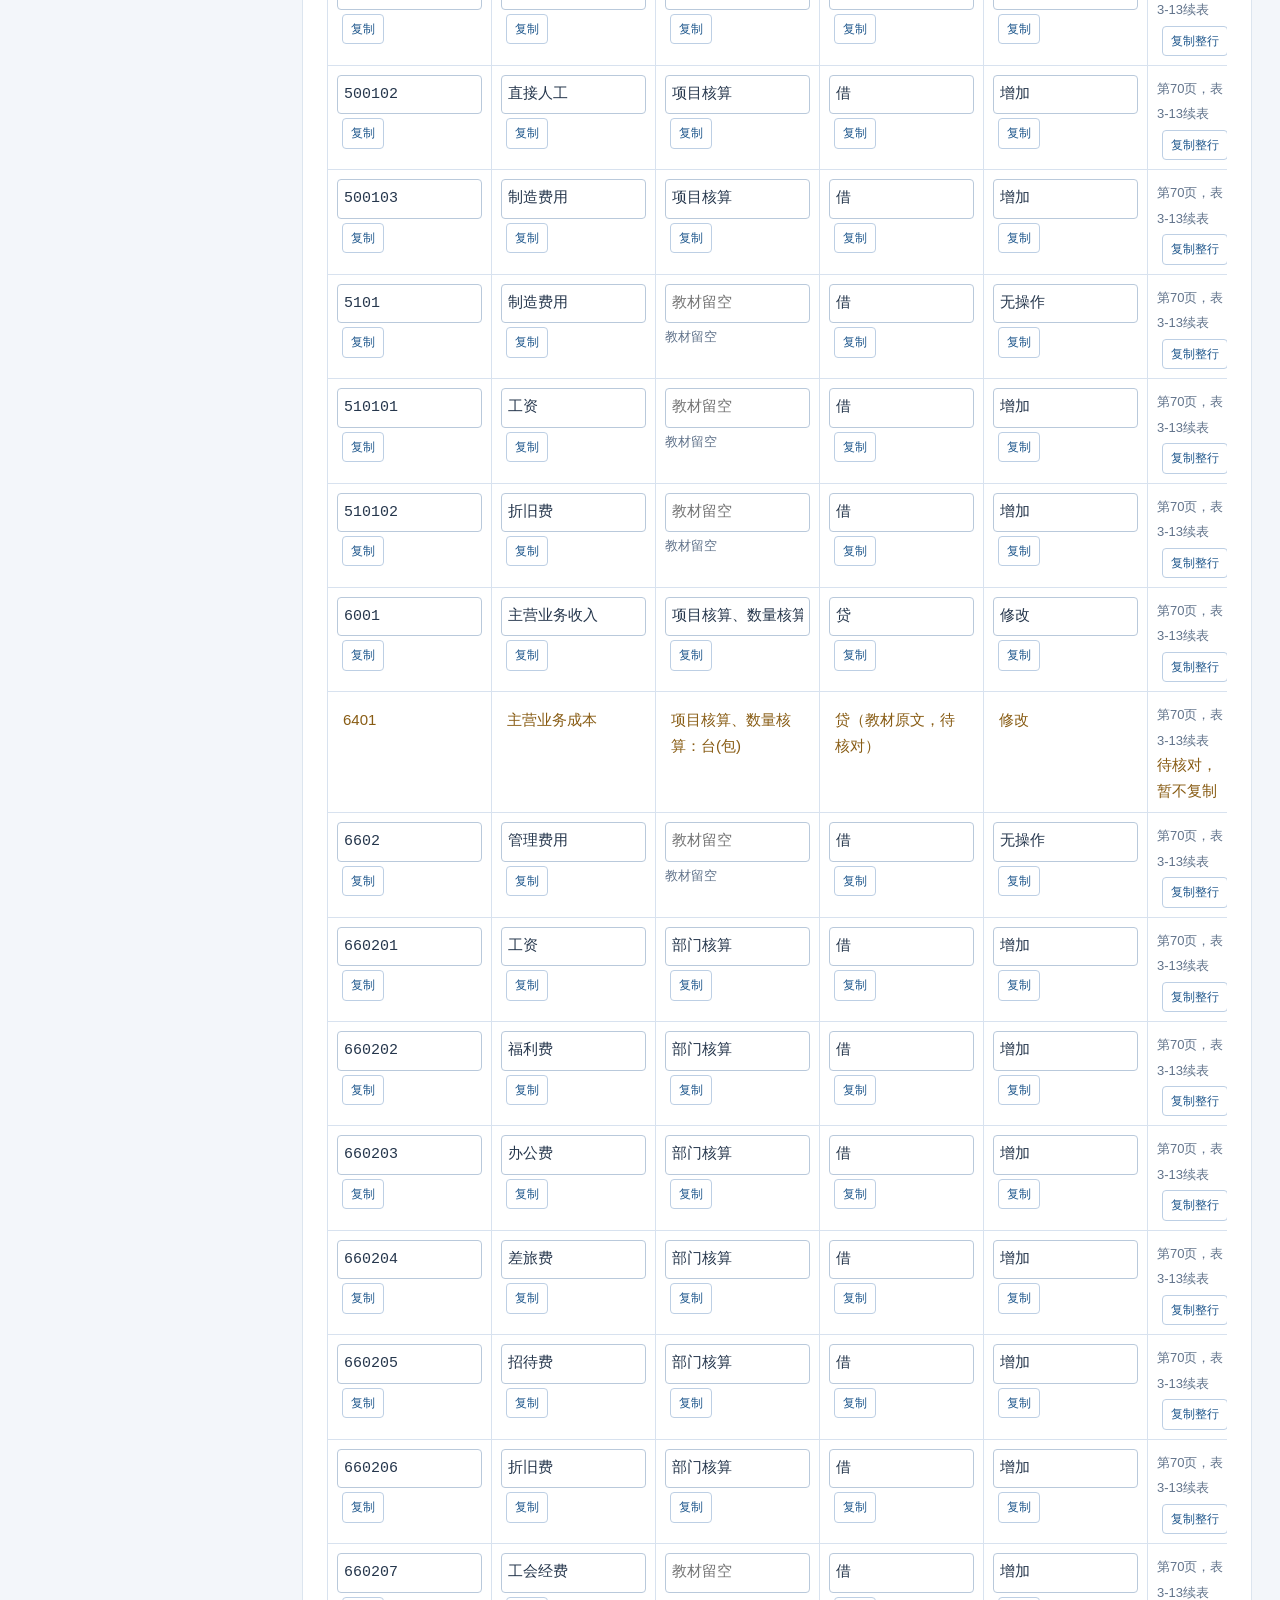
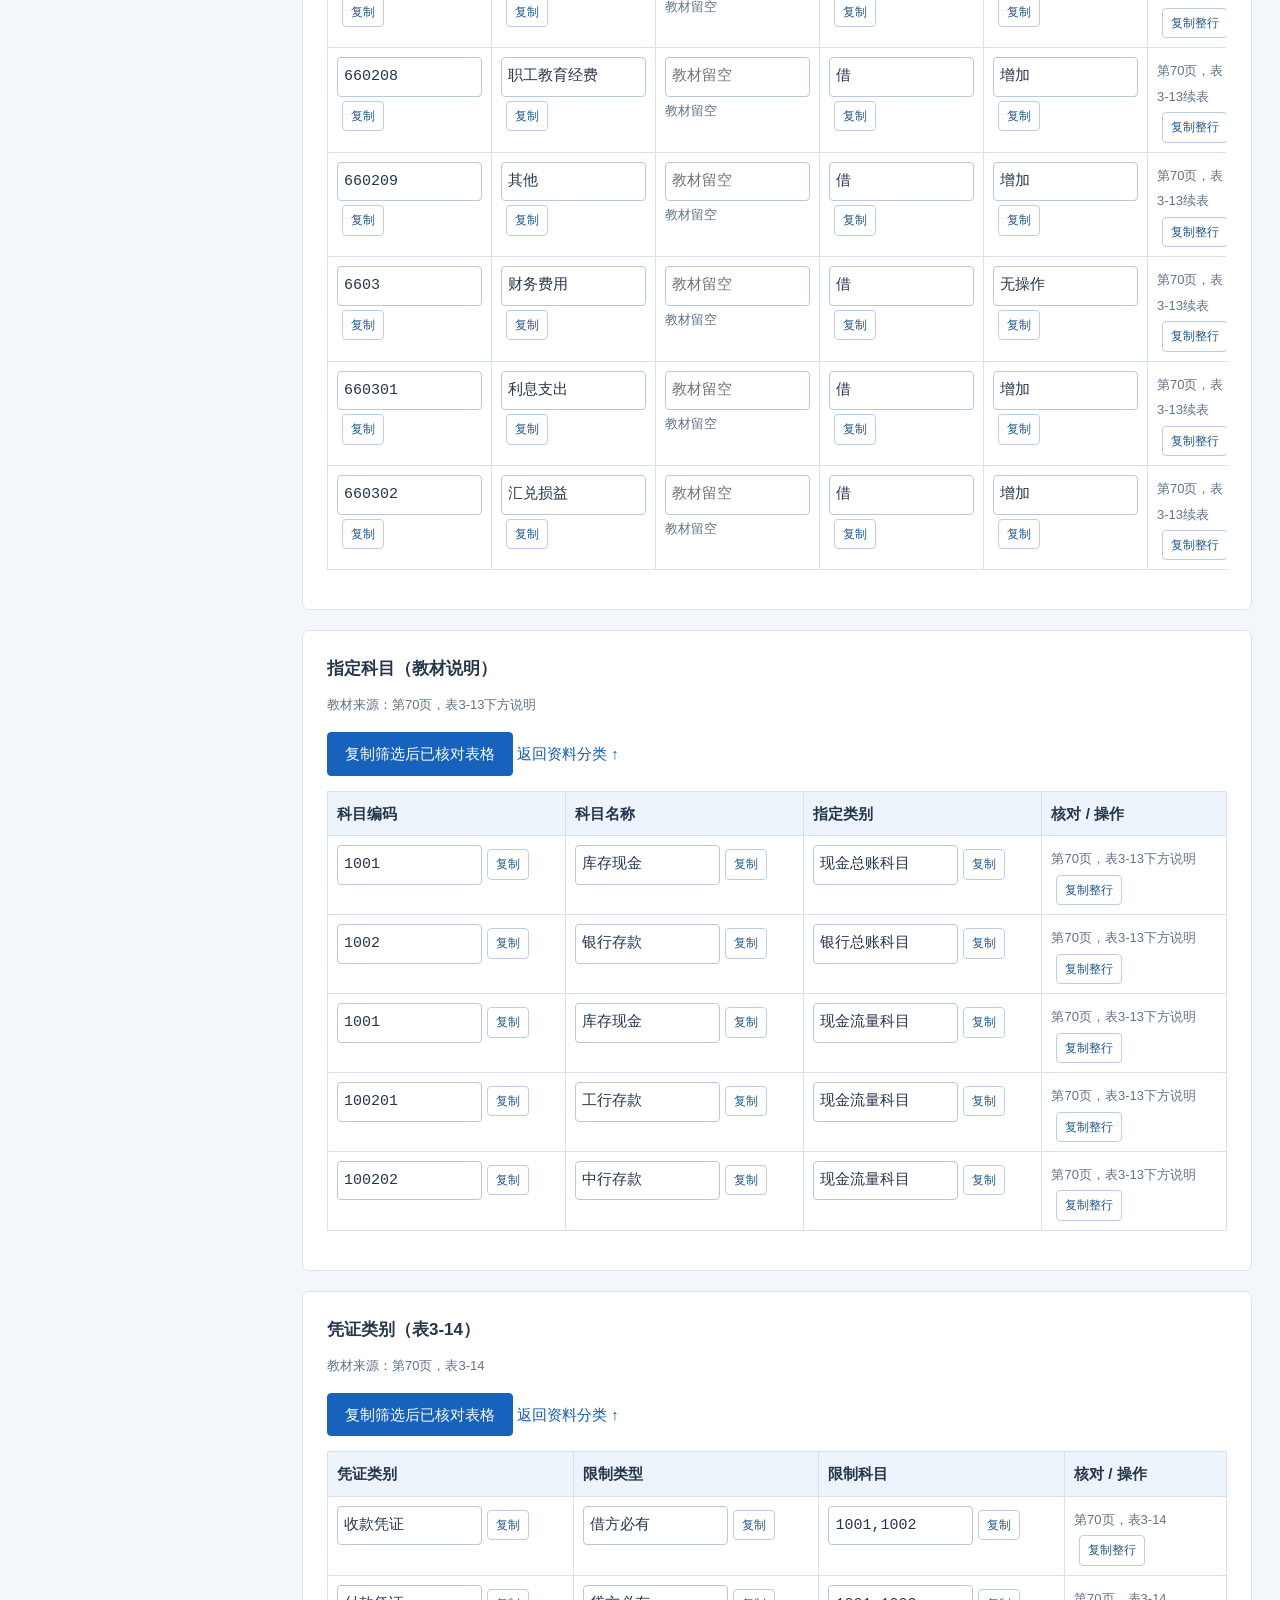
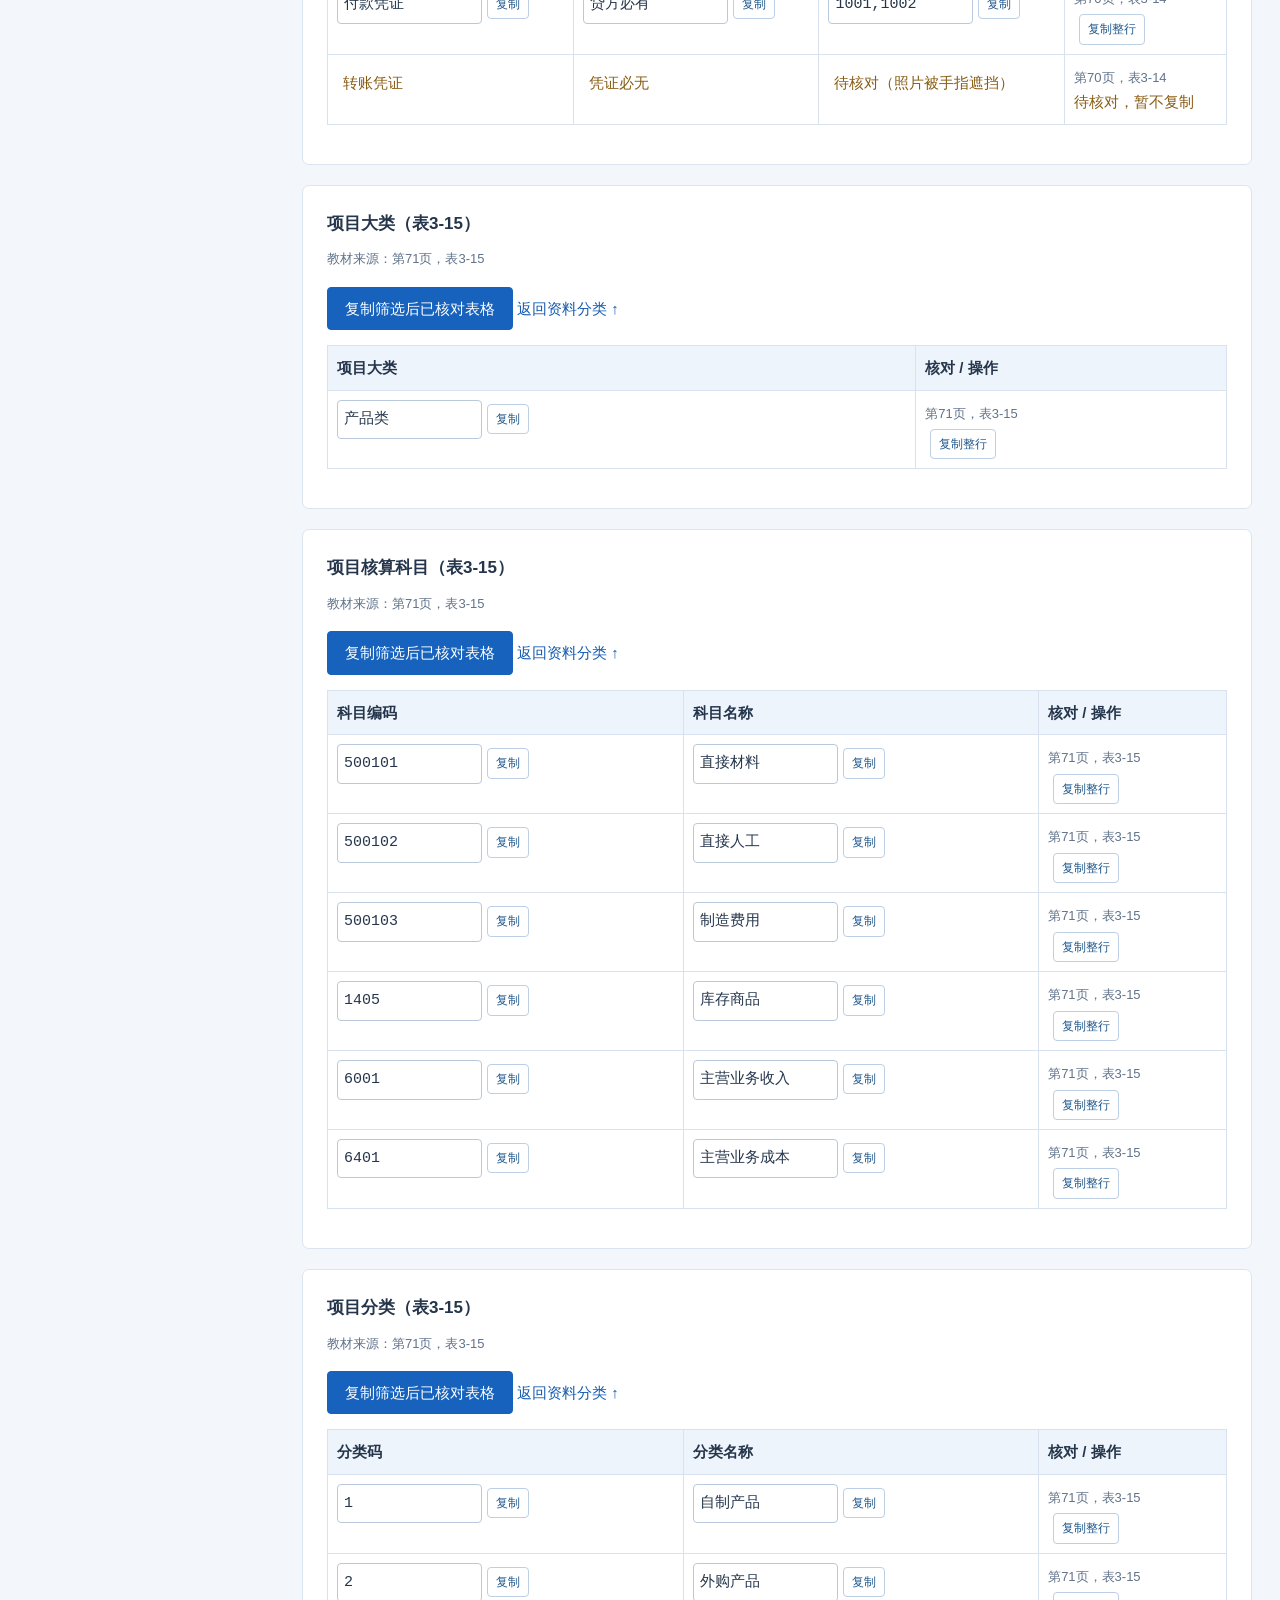
<file: labs/02.html>
<!DOCTYPE html>
<html lang="zh-CN"><head><meta charset="utf-8"><meta http-equiv="X-UA-Compatible" content="IE=edge"><meta name="viewport" content="width=device-width, initial-scale=1"><meta name="description" content="用友U8十三项实验资料库，教材数据查询、字段复制与进度备份。"><title>基础设置业务 · 用友U8十三项实验资料库</title><link rel="stylesheet" href="../assets/style.css"></head>
<body data-lab="02"><div class="top"><a class="brand" href="../index.html"><span class="brand-mark">U8</span>十三项实验资料库</a><a class="top-link" href="#transfer">进度导入 / 导出</a><div class="clear"></div></div>
<div class="shell"><div class="sidebar"><p class="eyebrow">实验导航 / LAB DIRECTORY</p><ul class="nav"><li><a href="../index.html">全部实验</a></li><li><a href="01.html"><span class="nav-num">01</span>系统管理业务</a></li><li><a href="02.html" class="active"><span class="nav-num">02</span>基础设置业务</a></li><li><a href="03.html"><span class="nav-num">03</span>总账管理子系统初始设置</a></li><li><a href="04.html"><span class="nav-num">04</span>总账管理系统日常业务处理</a></li><li><a href="05.html"><span class="nav-num">05</span>总账管理系统期末处理</a></li><li><a href="06.html"><span class="nav-num">06</span>UFO报表管理</a></li><li><a href="07.html"><span class="nav-num">07</span>薪资管理</a></li><li><a href="08.html"><span class="nav-num">08</span>固定资产管理业务</a></li><li><a href="09.html"><span class="nav-num">09</span>供应链管理系统初始化</a></li><li><a href="10.html"><span class="nav-num">10</span>采购与应付管理</a></li><li><a href="11.html"><span class="nav-num">11</span>销售与应收管理</a></li><li><a href="12.html"><span class="nav-num">12</span>库存管理与存货核算</a></li><li><a href="13.html"><span class="nav-num">13</span>费用报销系统设计与开发</a></li></ul><div class="notice">资料仅依据教材整理。待核对内容不开放复制。</div><a href="../index.html">返回实验目录 →</a></div><div class="main">
<noscript><div class="notice">JavaScript 已禁用：可浏览目录、教材数据和步骤；可选中文字按 Ctrl+C。搜索、按钮复制与进度管理需要启用 JavaScript。</div></noscript>
<div class="muted"><a href="../index.html">全部实验</a> / 实验02</div><div class="hero"><div class="eyebrow">实验 02 / U8 LAB</div><h1>基础设置业务</h1><p>教材页码：67～71（已提供）；72～73（待提供）</p><span class="tag" data-progress="02">未开始</span> <span class="tag">已录入第67～71页；完整操作指导待第72～73页</span></div>
<div class="panel anchor-nav"><a href="#data">教材数据</a><a href="#steps">操作步骤</a><a href="#progress">我的进度</a><a href="#transfer">进度转移</a></div>
<div class="panel" id="data"><h2>教材数据查询</h2><p class="muted">单字段用于 U8 输入框；整行和整表使用制表符分隔，适合粘贴至表格。请核对目标字段。编号与账号全程按文本保留。</p><div class="search"><label for="search">搜索资料</label><input id="search" type="text" placeholder="输入名称、编号或表名"><button id="search-button" type="button">搜索</button><div class="muted" id="search-result">仅搜索本实验已录入的数据；整表复制只含可见且已核对的行。</div></div><div class="notice">资料按照片转录，空白栏保持为空，不补成0或默认值。表3-14转账凭证限制科目被手指遮挡；表3-13主营业务成本方向印为“贷”，均标为待核对并暂停该行复制。实验要求：以账套主管“陈明”的身份进行基础设置（第71页）。</div><div class="categories"><a class="button secondary" href="#section-departments">部门档案（表3-5）（8）</a> <a class="button secondary" href="#section-person-types">人员类别（表3-6）（4）</a> <a class="button secondary" href="#section-people">人员档案（表3-7）（11）</a> <a class="button secondary" href="#section-regions">地区分类（表3-8）（6）</a> <a class="button secondary" href="#section-customer-types">客户分类（表3-9）（4）</a> <a class="button secondary" href="#section-supplier-types">供应商分类（表3-10）（2）</a> <a class="button secondary" href="#section-customers">客户档案（表3-11）（4）</a> <a class="button secondary" href="#section-suppliers">供应商档案（表3-12）（4）</a> <a class="button secondary" href="#section-currency">外币及汇率（1）</a> <a class="button secondary" href="#section-accounts">会计科目（表3-13）（54）</a> <a class="button secondary" href="#section-account-designations">指定科目（教材说明）（5）</a> <a class="button secondary" href="#section-vouchers">凭证类别（表3-14）（3）</a> <a class="button secondary" href="#section-project-category">项目大类（表3-15）（1）</a> <a class="button secondary" href="#section-project-accounts">项目核算科目（表3-15）（6）</a> <a class="button secondary" href="#section-project-types">项目分类（表3-15）（2）</a> <a class="button secondary" href="#section-projects">项目名称（表3-15）（4）</a> <a class="button secondary" href="#section-settlement">结算方式（表3-16）（5）</a> <a class="button secondary" href="#section-data-permissions">数据明细权限（3）</a> </div></div><div class="panel" id="section-departments"><h3>部门档案（表3-5）</h3><p class="muted">教材来源：第67页，表3-5</p><button type="button" data-copy="table" data-target="departments">复制筛选后已核对表格</button> <a href="#data">返回资料分类 ↑</a><div class="table-scroll"><table class="data" id="departments"><thead><tr><th scope="col" data-label="部门编码">部门编码</th><th scope="col" data-label="部门名称">部门名称</th><th scope="col" data-label="部门属性">部门属性</th><th scope="col">核对 / 操作</th></tr></thead><tbody><tr id="departments-r0" data-search="部门档案（表3-5） 1 管理中心 行政管理"><td><input class="field" id="departments-r0-c0" data-field="1" type="text" readonly="readonly" aria-label="部门编码" placeholder="教材留空" value="1"><button class="copy-field secondary" type="button" data-copy="field" data-target="departments-r0-c0">复制</button></td><td><input class="field" id="departments-r0-c1" data-field="1" type="text" readonly="readonly" aria-label="部门名称" placeholder="教材留空" value="管理中心"><button class="copy-field secondary" type="button" data-copy="field" data-target="departments-r0-c1">复制</button></td><td><input class="field" id="departments-r0-c2" data-field="1" type="text" readonly="readonly" aria-label="部门属性" placeholder="教材留空" value="行政管理"><button class="copy-field secondary" type="button" data-copy="field" data-target="departments-r0-c2">复制</button></td><td><span class="muted">第67页，表3-5</span><br><button class="copy-field secondary" type="button" data-copy="row" data-target="departments-r0">复制整行</button></td></tr><tr id="departments-r1" data-search="部门档案（表3-5） 101 总经理办公室 综合管理"><td><input class="field" id="departments-r1-c0" data-field="1" type="text" readonly="readonly" aria-label="部门编码" placeholder="教材留空" value="101"><button class="copy-field secondary" type="button" data-copy="field" data-target="departments-r1-c0">复制</button></td><td><input class="field" id="departments-r1-c1" data-field="1" type="text" readonly="readonly" aria-label="部门名称" placeholder="教材留空" value="总经理办公室"><button class="copy-field secondary" type="button" data-copy="field" data-target="departments-r1-c1">复制</button></td><td><input class="field" id="departments-r1-c2" data-field="1" type="text" readonly="readonly" aria-label="部门属性" placeholder="教材留空" value="综合管理"><button class="copy-field secondary" type="button" data-copy="field" data-target="departments-r1-c2">复制</button></td><td><span class="muted">第67页，表3-5</span><br><button class="copy-field secondary" type="button" data-copy="row" data-target="departments-r1">复制整行</button></td></tr><tr id="departments-r2" data-search="部门档案（表3-5） 102 财务部 财务管理"><td><input class="field" id="departments-r2-c0" data-field="1" type="text" readonly="readonly" aria-label="部门编码" placeholder="教材留空" value="102"><button class="copy-field secondary" type="button" data-copy="field" data-target="departments-r2-c0">复制</button></td><td><input class="field" id="departments-r2-c1" data-field="1" type="text" readonly="readonly" aria-label="部门名称" placeholder="教材留空" value="财务部"><button class="copy-field secondary" type="button" data-copy="field" data-target="departments-r2-c1">复制</button></td><td><input class="field" id="departments-r2-c2" data-field="1" type="text" readonly="readonly" aria-label="部门属性" placeholder="教材留空" value="财务管理"><button class="copy-field secondary" type="button" data-copy="field" data-target="departments-r2-c2">复制</button></td><td><span class="muted">第67页，表3-5</span><br><button class="copy-field secondary" type="button" data-copy="row" data-target="departments-r2">复制整行</button></td></tr><tr id="departments-r3" data-search="部门档案（表3-5） 2 供销中心 供销管理"><td><input class="field" id="departments-r3-c0" data-field="1" type="text" readonly="readonly" aria-label="部门编码" placeholder="教材留空" value="2"><button class="copy-field secondary" type="button" data-copy="field" data-target="departments-r3-c0">复制</button></td><td><input class="field" id="departments-r3-c1" data-field="1" type="text" readonly="readonly" aria-label="部门名称" placeholder="教材留空" value="供销中心"><button class="copy-field secondary" type="button" data-copy="field" data-target="departments-r3-c1">复制</button></td><td><input class="field" id="departments-r3-c2" data-field="1" type="text" readonly="readonly" aria-label="部门属性" placeholder="教材留空" value="供销管理"><button class="copy-field secondary" type="button" data-copy="field" data-target="departments-r3-c2">复制</button></td><td><span class="muted">第67页，表3-5</span><br><button class="copy-field secondary" type="button" data-copy="row" data-target="departments-r3">复制整行</button></td></tr><tr id="departments-r4" data-search="部门档案（表3-5） 201 销售部 市场营销"><td><input class="field" id="departments-r4-c0" data-field="1" type="text" readonly="readonly" aria-label="部门编码" placeholder="教材留空" value="201"><button class="copy-field secondary" type="button" data-copy="field" data-target="departments-r4-c0">复制</button></td><td><input class="field" id="departments-r4-c1" data-field="1" type="text" readonly="readonly" aria-label="部门名称" placeholder="教材留空" value="销售部"><button class="copy-field secondary" type="button" data-copy="field" data-target="departments-r4-c1">复制</button></td><td><input class="field" id="departments-r4-c2" data-field="1" type="text" readonly="readonly" aria-label="部门属性" placeholder="教材留空" value="市场营销"><button class="copy-field secondary" type="button" data-copy="field" data-target="departments-r4-c2">复制</button></td><td><span class="muted">第67页，表3-5</span><br><button class="copy-field secondary" type="button" data-copy="row" data-target="departments-r4">复制整行</button></td></tr><tr id="departments-r5" data-search="部门档案（表3-5） 202 采购部 采购供应"><td><input class="field" id="departments-r5-c0" data-field="1" type="text" readonly="readonly" aria-label="部门编码" placeholder="教材留空" value="202"><button class="copy-field secondary" type="button" data-copy="field" data-target="departments-r5-c0">复制</button></td><td><input class="field" id="departments-r5-c1" data-field="1" type="text" readonly="readonly" aria-label="部门名称" placeholder="教材留空" value="采购部"><button class="copy-field secondary" type="button" data-copy="field" data-target="departments-r5-c1">复制</button></td><td><input class="field" id="departments-r5-c2" data-field="1" type="text" readonly="readonly" aria-label="部门属性" placeholder="教材留空" value="采购供应"><button class="copy-field secondary" type="button" data-copy="field" data-target="departments-r5-c2">复制</button></td><td><span class="muted">第67页，表3-5</span><br><button class="copy-field secondary" type="button" data-copy="row" data-target="departments-r5">复制整行</button></td></tr><tr id="departments-r6" data-search="部门档案（表3-5） 3 制造中心 组装生产"><td><input class="field" id="departments-r6-c0" data-field="1" type="text" readonly="readonly" aria-label="部门编码" placeholder="教材留空" value="3"><button class="copy-field secondary" type="button" data-copy="field" data-target="departments-r6-c0">复制</button></td><td><input class="field" id="departments-r6-c1" data-field="1" type="text" readonly="readonly" aria-label="部门名称" placeholder="教材留空" value="制造中心"><button class="copy-field secondary" type="button" data-copy="field" data-target="departments-r6-c1">复制</button></td><td><input class="field" id="departments-r6-c2" data-field="1" type="text" readonly="readonly" aria-label="部门属性" placeholder="教材留空" value="组装生产"><button class="copy-field secondary" type="button" data-copy="field" data-target="departments-r6-c2">复制</button></td><td><span class="muted">第67页，表3-5</span><br><button class="copy-field secondary" type="button" data-copy="row" data-target="departments-r6">复制整行</button></td></tr><tr id="departments-r7" data-search="部门档案（表3-5） 4 仓储中心 仓储管理"><td><input class="field" id="departments-r7-c0" data-field="1" type="text" readonly="readonly" aria-label="部门编码" placeholder="教材留空" value="4"><button class="copy-field secondary" type="button" data-copy="field" data-target="departments-r7-c0">复制</button></td><td><input class="field" id="departments-r7-c1" data-field="1" type="text" readonly="readonly" aria-label="部门名称" placeholder="教材留空" value="仓储中心"><button class="copy-field secondary" type="button" data-copy="field" data-target="departments-r7-c1">复制</button></td><td><input class="field" id="departments-r7-c2" data-field="1" type="text" readonly="readonly" aria-label="部门属性" placeholder="教材留空" value="仓储管理"><button class="copy-field secondary" type="button" data-copy="field" data-target="departments-r7-c2">复制</button></td><td><span class="muted">第67页，表3-5</span><br><button class="copy-field secondary" type="button" data-copy="row" data-target="departments-r7">复制整行</button></td></tr></tbody></table></div></div><div class="panel" id="section-person-types"><h3>人员类别（表3-6）</h3><p class="muted">教材来源：第67页，表3-6</p><button type="button" data-copy="table" data-target="person-types">复制筛选后已核对表格</button> <a href="#data">返回资料分类 ↑</a><div class="table-scroll"><table class="data" id="person-types"><thead><tr><th scope="col" data-label="分类编码">分类编码</th><th scope="col" data-label="分类名称">分类名称</th><th scope="col">核对 / 操作</th></tr></thead><tbody><tr id="person-types-r0" data-search="人员类别（表3-6） 1011 管理人员"><td><input class="field" id="person-types-r0-c0" data-field="1" type="text" readonly="readonly" aria-label="分类编码" placeholder="教材留空" value="1011"><button class="copy-field secondary" type="button" data-copy="field" data-target="person-types-r0-c0">复制</button></td><td><input class="field" id="person-types-r0-c1" data-field="1" type="text" readonly="readonly" aria-label="分类名称" placeholder="教材留空" value="管理人员"><button class="copy-field secondary" type="button" data-copy="field" data-target="person-types-r0-c1">复制</button></td><td><span class="muted">第67页，表3-6</span><br><button class="copy-field secondary" type="button" data-copy="row" data-target="person-types-r0">复制整行</button></td></tr><tr id="person-types-r1" data-search="人员类别（表3-6） 1012 销售人员"><td><input class="field" id="person-types-r1-c0" data-field="1" type="text" readonly="readonly" aria-label="分类编码" placeholder="教材留空" value="1012"><button class="copy-field secondary" type="button" data-copy="field" data-target="person-types-r1-c0">复制</button></td><td><input class="field" id="person-types-r1-c1" data-field="1" type="text" readonly="readonly" aria-label="分类名称" placeholder="教材留空" value="销售人员"><button class="copy-field secondary" type="button" data-copy="field" data-target="person-types-r1-c1">复制</button></td><td><span class="muted">第67页，表3-6</span><br><button class="copy-field secondary" type="button" data-copy="row" data-target="person-types-r1">复制整行</button></td></tr><tr id="person-types-r2" data-search="人员类别（表3-6） 1013 车间管理人员"><td><input class="field" id="person-types-r2-c0" data-field="1" type="text" readonly="readonly" aria-label="分类编码" placeholder="教材留空" value="1013"><button class="copy-field secondary" type="button" data-copy="field" data-target="person-types-r2-c0">复制</button></td><td><input class="field" id="person-types-r2-c1" data-field="1" type="text" readonly="readonly" aria-label="分类名称" placeholder="教材留空" value="车间管理人员"><button class="copy-field secondary" type="button" data-copy="field" data-target="person-types-r2-c1">复制</button></td><td><span class="muted">第67页，表3-6</span><br><button class="copy-field secondary" type="button" data-copy="row" data-target="person-types-r2">复制整行</button></td></tr><tr id="person-types-r3" data-search="人员类别（表3-6） 1014 生产人员"><td><input class="field" id="person-types-r3-c0" data-field="1" type="text" readonly="readonly" aria-label="分类编码" placeholder="教材留空" value="1014"><button class="copy-field secondary" type="button" data-copy="field" data-target="person-types-r3-c0">复制</button></td><td><input class="field" id="person-types-r3-c1" data-field="1" type="text" readonly="readonly" aria-label="分类名称" placeholder="教材留空" value="生产人员"><button class="copy-field secondary" type="button" data-copy="field" data-target="person-types-r3-c1">复制</button></td><td><span class="muted">第67页，表3-6</span><br><button class="copy-field secondary" type="button" data-copy="row" data-target="person-types-r3">复制整行</button></td></tr></tbody></table></div></div><div class="panel" id="section-people"><h3>人员档案（表3-7）</h3><p class="muted">教材来源：第67页，表3-7</p><button type="button" data-copy="table" data-target="people">复制筛选后已核对表格</button> <a href="#data">返回资料分类 ↑</a><div class="table-scroll"><table class="data" id="people"><thead><tr><th scope="col" data-label="人员编号">人员编号</th><th scope="col" data-label="人员名称">人员名称</th><th scope="col" data-label="性别">性别</th><th scope="col" data-label="行政部门">行政部门</th><th scope="col" data-label="人员类别">人员类别</th><th scope="col" data-label="是否业务员">是否业务员</th><th scope="col">核对 / 操作</th></tr></thead><tbody><tr id="people-r0" data-search="人员档案（表3-7） 101 肖剑 男 总经理办公室 管理人员 是"><td><input class="field" id="people-r0-c0" data-field="1" type="text" readonly="readonly" aria-label="人员编号" placeholder="教材留空" value="101"><button class="copy-field secondary" type="button" data-copy="field" data-target="people-r0-c0">复制</button></td><td><input class="field" id="people-r0-c1" data-field="1" type="text" readonly="readonly" aria-label="人员名称" placeholder="教材留空" value="肖剑"><button class="copy-field secondary" type="button" data-copy="field" data-target="people-r0-c1">复制</button></td><td><input class="field" id="people-r0-c2" data-field="1" type="text" readonly="readonly" aria-label="性别" placeholder="教材留空" value="男"><button class="copy-field secondary" type="button" data-copy="field" data-target="people-r0-c2">复制</button></td><td><input class="field" id="people-r0-c3" data-field="1" type="text" readonly="readonly" aria-label="行政部门" placeholder="教材留空" value="总经理办公室"><button class="copy-field secondary" type="button" data-copy="field" data-target="people-r0-c3">复制</button></td><td><input class="field" id="people-r0-c4" data-field="1" type="text" readonly="readonly" aria-label="人员类别" placeholder="教材留空" value="管理人员"><button class="copy-field secondary" type="button" data-copy="field" data-target="people-r0-c4">复制</button></td><td><input class="field" id="people-r0-c5" data-field="1" type="text" readonly="readonly" aria-label="是否业务员" placeholder="教材留空" value="是"><button class="copy-field secondary" type="button" data-copy="field" data-target="people-r0-c5">复制</button></td><td><span class="muted">第67页，表3-7</span><br><button class="copy-field secondary" type="button" data-copy="row" data-target="people-r0">复制整行</button></td></tr><tr id="people-r1" data-search="人员档案（表3-7） 111 陈明 男 财务部 管理人员 是"><td><input class="field" id="people-r1-c0" data-field="1" type="text" readonly="readonly" aria-label="人员编号" placeholder="教材留空" value="111"><button class="copy-field secondary" type="button" data-copy="field" data-target="people-r1-c0">复制</button></td><td><input class="field" id="people-r1-c1" data-field="1" type="text" readonly="readonly" aria-label="人员名称" placeholder="教材留空" value="陈明"><button class="copy-field secondary" type="button" data-copy="field" data-target="people-r1-c1">复制</button></td><td><input class="field" id="people-r1-c2" data-field="1" type="text" readonly="readonly" aria-label="性别" placeholder="教材留空" value="男"><button class="copy-field secondary" type="button" data-copy="field" data-target="people-r1-c2">复制</button></td><td><input class="field" id="people-r1-c3" data-field="1" type="text" readonly="readonly" aria-label="行政部门" placeholder="教材留空" value="财务部"><button class="copy-field secondary" type="button" data-copy="field" data-target="people-r1-c3">复制</button></td><td><input class="field" id="people-r1-c4" data-field="1" type="text" readonly="readonly" aria-label="人员类别" placeholder="教材留空" value="管理人员"><button class="copy-field secondary" type="button" data-copy="field" data-target="people-r1-c4">复制</button></td><td><input class="field" id="people-r1-c5" data-field="1" type="text" readonly="readonly" aria-label="是否业务员" placeholder="教材留空" value="是"><button class="copy-field secondary" type="button" data-copy="field" data-target="people-r1-c5">复制</button></td><td><span class="muted">第67页，表3-7</span><br><button class="copy-field secondary" type="button" data-copy="row" data-target="people-r1">复制整行</button></td></tr><tr id="people-r2" data-search="人员档案（表3-7） 112 王晶 女 财务部 管理人员 是"><td><input class="field" id="people-r2-c0" data-field="1" type="text" readonly="readonly" aria-label="人员编号" placeholder="教材留空" value="112"><button class="copy-field secondary" type="button" data-copy="field" data-target="people-r2-c0">复制</button></td><td><input class="field" id="people-r2-c1" data-field="1" type="text" readonly="readonly" aria-label="人员名称" placeholder="教材留空" value="王晶"><button class="copy-field secondary" type="button" data-copy="field" data-target="people-r2-c1">复制</button></td><td><input class="field" id="people-r2-c2" data-field="1" type="text" readonly="readonly" aria-label="性别" placeholder="教材留空" value="女"><button class="copy-field secondary" type="button" data-copy="field" data-target="people-r2-c2">复制</button></td><td><input class="field" id="people-r2-c3" data-field="1" type="text" readonly="readonly" aria-label="行政部门" placeholder="教材留空" value="财务部"><button class="copy-field secondary" type="button" data-copy="field" data-target="people-r2-c3">复制</button></td><td><input class="field" id="people-r2-c4" data-field="1" type="text" readonly="readonly" aria-label="人员类别" placeholder="教材留空" value="管理人员"><button class="copy-field secondary" type="button" data-copy="field" data-target="people-r2-c4">复制</button></td><td><input class="field" id="people-r2-c5" data-field="1" type="text" readonly="readonly" aria-label="是否业务员" placeholder="教材留空" value="是"><button class="copy-field secondary" type="button" data-copy="field" data-target="people-r2-c5">复制</button></td><td><span class="muted">第67页，表3-7</span><br><button class="copy-field secondary" type="button" data-copy="row" data-target="people-r2">复制整行</button></td></tr><tr id="people-r3" data-search="人员档案（表3-7） 113 马方 男 财务部 管理人员 是"><td><input class="field" id="people-r3-c0" data-field="1" type="text" readonly="readonly" aria-label="人员编号" placeholder="教材留空" value="113"><button class="copy-field secondary" type="button" data-copy="field" data-target="people-r3-c0">复制</button></td><td><input class="field" id="people-r3-c1" data-field="1" type="text" readonly="readonly" aria-label="人员名称" placeholder="教材留空" value="马方"><button class="copy-field secondary" type="button" data-copy="field" data-target="people-r3-c1">复制</button></td><td><input class="field" id="people-r3-c2" data-field="1" type="text" readonly="readonly" aria-label="性别" placeholder="教材留空" value="男"><button class="copy-field secondary" type="button" data-copy="field" data-target="people-r3-c2">复制</button></td><td><input class="field" id="people-r3-c3" data-field="1" type="text" readonly="readonly" aria-label="行政部门" placeholder="教材留空" value="财务部"><button class="copy-field secondary" type="button" data-copy="field" data-target="people-r3-c3">复制</button></td><td><input class="field" id="people-r3-c4" data-field="1" type="text" readonly="readonly" aria-label="人员类别" placeholder="教材留空" value="管理人员"><button class="copy-field secondary" type="button" data-copy="field" data-target="people-r3-c4">复制</button></td><td><input class="field" id="people-r3-c5" data-field="1" type="text" readonly="readonly" aria-label="是否业务员" placeholder="教材留空" value="是"><button class="copy-field secondary" type="button" data-copy="field" data-target="people-r3-c5">复制</button></td><td><span class="muted">第67页，表3-7</span><br><button class="copy-field secondary" type="button" data-copy="row" data-target="people-r3">复制整行</button></td></tr><tr id="people-r4" data-search="人员档案（表3-7） 201 王丽 女 销售部 销售人员 是"><td><input class="field" id="people-r4-c0" data-field="1" type="text" readonly="readonly" aria-label="人员编号" placeholder="教材留空" value="201"><button class="copy-field secondary" type="button" data-copy="field" data-target="people-r4-c0">复制</button></td><td><input class="field" id="people-r4-c1" data-field="1" type="text" readonly="readonly" aria-label="人员名称" placeholder="教材留空" value="王丽"><button class="copy-field secondary" type="button" data-copy="field" data-target="people-r4-c1">复制</button></td><td><input class="field" id="people-r4-c2" data-field="1" type="text" readonly="readonly" aria-label="性别" placeholder="教材留空" value="女"><button class="copy-field secondary" type="button" data-copy="field" data-target="people-r4-c2">复制</button></td><td><input class="field" id="people-r4-c3" data-field="1" type="text" readonly="readonly" aria-label="行政部门" placeholder="教材留空" value="销售部"><button class="copy-field secondary" type="button" data-copy="field" data-target="people-r4-c3">复制</button></td><td><input class="field" id="people-r4-c4" data-field="1" type="text" readonly="readonly" aria-label="人员类别" placeholder="教材留空" value="销售人员"><button class="copy-field secondary" type="button" data-copy="field" data-target="people-r4-c4">复制</button></td><td><input class="field" id="people-r4-c5" data-field="1" type="text" readonly="readonly" aria-label="是否业务员" placeholder="教材留空" value="是"><button class="copy-field secondary" type="button" data-copy="field" data-target="people-r4-c5">复制</button></td><td><span class="muted">第67页，表3-7</span><br><button class="copy-field secondary" type="button" data-copy="row" data-target="people-r4">复制整行</button></td></tr><tr id="people-r5" data-search="人员档案（表3-7） 202 孙健 男 销售部 销售人员 是"><td><input class="field" id="people-r5-c0" data-field="1" type="text" readonly="readonly" aria-label="人员编号" placeholder="教材留空" value="202"><button class="copy-field secondary" type="button" data-copy="field" data-target="people-r5-c0">复制</button></td><td><input class="field" id="people-r5-c1" data-field="1" type="text" readonly="readonly" aria-label="人员名称" placeholder="教材留空" value="孙健"><button class="copy-field secondary" type="button" data-copy="field" data-target="people-r5-c1">复制</button></td><td><input class="field" id="people-r5-c2" data-field="1" type="text" readonly="readonly" aria-label="性别" placeholder="教材留空" value="男"><button class="copy-field secondary" type="button" data-copy="field" data-target="people-r5-c2">复制</button></td><td><input class="field" id="people-r5-c3" data-field="1" type="text" readonly="readonly" aria-label="行政部门" placeholder="教材留空" value="销售部"><button class="copy-field secondary" type="button" data-copy="field" data-target="people-r5-c3">复制</button></td><td><input class="field" id="people-r5-c4" data-field="1" type="text" readonly="readonly" aria-label="人员类别" placeholder="教材留空" value="销售人员"><button class="copy-field secondary" type="button" data-copy="field" data-target="people-r5-c4">复制</button></td><td><input class="field" id="people-r5-c5" data-field="1" type="text" readonly="readonly" aria-label="是否业务员" placeholder="教材留空" value="是"><button class="copy-field secondary" type="button" data-copy="field" data-target="people-r5-c5">复制</button></td><td><span class="muted">第67页，表3-7</span><br><button class="copy-field secondary" type="button" data-copy="row" data-target="people-r5">复制整行</button></td></tr><tr id="people-r6" data-search="人员档案（表3-7） 211 白雪 女 采购部 管理人员 是"><td><input class="field" id="people-r6-c0" data-field="1" type="text" readonly="readonly" aria-label="人员编号" placeholder="教材留空" value="211"><button class="copy-field secondary" type="button" data-copy="field" data-target="people-r6-c0">复制</button></td><td><input class="field" id="people-r6-c1" data-field="1" type="text" readonly="readonly" aria-label="人员名称" placeholder="教材留空" value="白雪"><button class="copy-field secondary" type="button" data-copy="field" data-target="people-r6-c1">复制</button></td><td><input class="field" id="people-r6-c2" data-field="1" type="text" readonly="readonly" aria-label="性别" placeholder="教材留空" value="女"><button class="copy-field secondary" type="button" data-copy="field" data-target="people-r6-c2">复制</button></td><td><input class="field" id="people-r6-c3" data-field="1" type="text" readonly="readonly" aria-label="行政部门" placeholder="教材留空" value="采购部"><button class="copy-field secondary" type="button" data-copy="field" data-target="people-r6-c3">复制</button></td><td><input class="field" id="people-r6-c4" data-field="1" type="text" readonly="readonly" aria-label="人员类别" placeholder="教材留空" value="管理人员"><button class="copy-field secondary" type="button" data-copy="field" data-target="people-r6-c4">复制</button></td><td><input class="field" id="people-r6-c5" data-field="1" type="text" readonly="readonly" aria-label="是否业务员" placeholder="教材留空" value="是"><button class="copy-field secondary" type="button" data-copy="field" data-target="people-r6-c5">复制</button></td><td><span class="muted">第67页，表3-7</span><br><button class="copy-field secondary" type="button" data-copy="row" data-target="people-r6">复制整行</button></td></tr><tr id="people-r7" data-search="人员档案（表3-7） 212 李平 男 采购部 管理人员 是"><td><input class="field" id="people-r7-c0" data-field="1" type="text" readonly="readonly" aria-label="人员编号" placeholder="教材留空" value="212"><button class="copy-field secondary" type="button" data-copy="field" data-target="people-r7-c0">复制</button></td><td><input class="field" id="people-r7-c1" data-field="1" type="text" readonly="readonly" aria-label="人员名称" placeholder="教材留空" value="李平"><button class="copy-field secondary" type="button" data-copy="field" data-target="people-r7-c1">复制</button></td><td><input class="field" id="people-r7-c2" data-field="1" type="text" readonly="readonly" aria-label="性别" placeholder="教材留空" value="男"><button class="copy-field secondary" type="button" data-copy="field" data-target="people-r7-c2">复制</button></td><td><input class="field" id="people-r7-c3" data-field="1" type="text" readonly="readonly" aria-label="行政部门" placeholder="教材留空" value="采购部"><button class="copy-field secondary" type="button" data-copy="field" data-target="people-r7-c3">复制</button></td><td><input class="field" id="people-r7-c4" data-field="1" type="text" readonly="readonly" aria-label="人员类别" placeholder="教材留空" value="管理人员"><button class="copy-field secondary" type="button" data-copy="field" data-target="people-r7-c4">复制</button></td><td><input class="field" id="people-r7-c5" data-field="1" type="text" readonly="readonly" aria-label="是否业务员" placeholder="教材留空" value="是"><button class="copy-field secondary" type="button" data-copy="field" data-target="people-r7-c5">复制</button></td><td><span class="muted">第67页，表3-7</span><br><button class="copy-field secondary" type="button" data-copy="row" data-target="people-r7">复制整行</button></td></tr><tr id="people-r8" data-search="人员档案（表3-7） 301 赵会 男 制造中心 车间管理人员 是"><td><input class="field" id="people-r8-c0" data-field="1" type="text" readonly="readonly" aria-label="人员编号" placeholder="教材留空" value="301"><button class="copy-field secondary" type="button" data-copy="field" data-target="people-r8-c0">复制</button></td><td><input class="field" id="people-r8-c1" data-field="1" type="text" readonly="readonly" aria-label="人员名称" placeholder="教材留空" value="赵会"><button class="copy-field secondary" type="button" data-copy="field" data-target="people-r8-c1">复制</button></td><td><input class="field" id="people-r8-c2" data-field="1" type="text" readonly="readonly" aria-label="性别" placeholder="教材留空" value="男"><button class="copy-field secondary" type="button" data-copy="field" data-target="people-r8-c2">复制</button></td><td><input class="field" id="people-r8-c3" data-field="1" type="text" readonly="readonly" aria-label="行政部门" placeholder="教材留空" value="制造中心"><button class="copy-field secondary" type="button" data-copy="field" data-target="people-r8-c3">复制</button></td><td><input class="field" id="people-r8-c4" data-field="1" type="text" readonly="readonly" aria-label="人员类别" placeholder="教材留空" value="车间管理人员"><button class="copy-field secondary" type="button" data-copy="field" data-target="people-r8-c4">复制</button></td><td><input class="field" id="people-r8-c5" data-field="1" type="text" readonly="readonly" aria-label="是否业务员" placeholder="教材留空" value="是"><button class="copy-field secondary" type="button" data-copy="field" data-target="people-r8-c5">复制</button></td><td><span class="muted">第67页，表3-7</span><br><button class="copy-field secondary" type="button" data-copy="row" data-target="people-r8">复制整行</button></td></tr><tr id="people-r9" data-search="人员档案（表3-7） 302 陈芳 女 制造中心 生产人员 是"><td><input class="field" id="people-r9-c0" data-field="1" type="text" readonly="readonly" aria-label="人员编号" placeholder="教材留空" value="302"><button class="copy-field secondary" type="button" data-copy="field" data-target="people-r9-c0">复制</button></td><td><input class="field" id="people-r9-c1" data-field="1" type="text" readonly="readonly" aria-label="人员名称" placeholder="教材留空" value="陈芳"><button class="copy-field secondary" type="button" data-copy="field" data-target="people-r9-c1">复制</button></td><td><input class="field" id="people-r9-c2" data-field="1" type="text" readonly="readonly" aria-label="性别" placeholder="教材留空" value="女"><button class="copy-field secondary" type="button" data-copy="field" data-target="people-r9-c2">复制</button></td><td><input class="field" id="people-r9-c3" data-field="1" type="text" readonly="readonly" aria-label="行政部门" placeholder="教材留空" value="制造中心"><button class="copy-field secondary" type="button" data-copy="field" data-target="people-r9-c3">复制</button></td><td><input class="field" id="people-r9-c4" data-field="1" type="text" readonly="readonly" aria-label="人员类别" placeholder="教材留空" value="生产人员"><button class="copy-field secondary" type="button" data-copy="field" data-target="people-r9-c4">复制</button></td><td><input class="field" id="people-r9-c5" data-field="1" type="text" readonly="readonly" aria-label="是否业务员" placeholder="教材留空" value="是"><button class="copy-field secondary" type="button" data-copy="field" data-target="people-r9-c5">复制</button></td><td><span class="muted">第67页，表3-7</span><br><button class="copy-field secondary" type="button" data-copy="row" data-target="people-r9">复制整行</button></td></tr><tr id="people-r10" data-search="人员档案（表3-7） 401 田英 女 仓储中心 管理人员 是"><td><input class="field" id="people-r10-c0" data-field="1" type="text" readonly="readonly" aria-label="人员编号" placeholder="教材留空" value="401"><button class="copy-field secondary" type="button" data-copy="field" data-target="people-r10-c0">复制</button></td><td><input class="field" id="people-r10-c1" data-field="1" type="text" readonly="readonly" aria-label="人员名称" placeholder="教材留空" value="田英"><button class="copy-field secondary" type="button" data-copy="field" data-target="people-r10-c1">复制</button></td><td><input class="field" id="people-r10-c2" data-field="1" type="text" readonly="readonly" aria-label="性别" placeholder="教材留空" value="女"><button class="copy-field secondary" type="button" data-copy="field" data-target="people-r10-c2">复制</button></td><td><input class="field" id="people-r10-c3" data-field="1" type="text" readonly="readonly" aria-label="行政部门" placeholder="教材留空" value="仓储中心"><button class="copy-field secondary" type="button" data-copy="field" data-target="people-r10-c3">复制</button></td><td><input class="field" id="people-r10-c4" data-field="1" type="text" readonly="readonly" aria-label="人员类别" placeholder="教材留空" value="管理人员"><button class="copy-field secondary" type="button" data-copy="field" data-target="people-r10-c4">复制</button></td><td><input class="field" id="people-r10-c5" data-field="1" type="text" readonly="readonly" aria-label="是否业务员" placeholder="教材留空" value="是"><button class="copy-field secondary" type="button" data-copy="field" data-target="people-r10-c5">复制</button></td><td><span class="muted">第67页，表3-7</span><br><button class="copy-field secondary" type="button" data-copy="row" data-target="people-r10">复制整行</button></td></tr></tbody></table></div></div><div class="panel" id="section-regions"><h3>地区分类（表3-8）</h3><p class="muted">教材来源：第67～68页，表3-8及续表</p><button type="button" data-copy="table" data-target="regions">复制筛选后已核对表格</button> <a href="#data">返回资料分类 ↑</a><div class="table-scroll"><table class="data" id="regions"><thead><tr><th scope="col" data-label="分类编码">分类编码</th><th scope="col" data-label="分类名称">分类名称</th><th scope="col">核对 / 操作</th></tr></thead><tbody><tr id="regions-r0" data-search="地区分类（表3-8） 01 东北地区"><td><input class="field" id="regions-r0-c0" data-field="1" type="text" readonly="readonly" aria-label="分类编码" placeholder="教材留空" value="01"><button class="copy-field secondary" type="button" data-copy="field" data-target="regions-r0-c0">复制</button></td><td><input class="field" id="regions-r0-c1" data-field="1" type="text" readonly="readonly" aria-label="分类名称" placeholder="教材留空" value="东北地区"><button class="copy-field secondary" type="button" data-copy="field" data-target="regions-r0-c1">复制</button></td><td><span class="muted">第67～68页，表3-8及续表</span><br><button class="copy-field secondary" type="button" data-copy="row" data-target="regions-r0">复制整行</button></td></tr><tr id="regions-r1" data-search="地区分类（表3-8） 02 华北地区"><td><input class="field" id="regions-r1-c0" data-field="1" type="text" readonly="readonly" aria-label="分类编码" placeholder="教材留空" value="02"><button class="copy-field secondary" type="button" data-copy="field" data-target="regions-r1-c0">复制</button></td><td><input class="field" id="regions-r1-c1" data-field="1" type="text" readonly="readonly" aria-label="分类名称" placeholder="教材留空" value="华北地区"><button class="copy-field secondary" type="button" data-copy="field" data-target="regions-r1-c1">复制</button></td><td><span class="muted">第67～68页，表3-8及续表</span><br><button class="copy-field secondary" type="button" data-copy="row" data-target="regions-r1">复制整行</button></td></tr><tr id="regions-r2" data-search="地区分类（表3-8） 03 华东地区"><td><input class="field" id="regions-r2-c0" data-field="1" type="text" readonly="readonly" aria-label="分类编码" placeholder="教材留空" value="03"><button class="copy-field secondary" type="button" data-copy="field" data-target="regions-r2-c0">复制</button></td><td><input class="field" id="regions-r2-c1" data-field="1" type="text" readonly="readonly" aria-label="分类名称" placeholder="教材留空" value="华东地区"><button class="copy-field secondary" type="button" data-copy="field" data-target="regions-r2-c1">复制</button></td><td><span class="muted">第67～68页，表3-8及续表</span><br><button class="copy-field secondary" type="button" data-copy="row" data-target="regions-r2">复制整行</button></td></tr><tr id="regions-r3" data-search="地区分类（表3-8） 04 华南地区"><td><input class="field" id="regions-r3-c0" data-field="1" type="text" readonly="readonly" aria-label="分类编码" placeholder="教材留空" value="04"><button class="copy-field secondary" type="button" data-copy="field" data-target="regions-r3-c0">复制</button></td><td><input class="field" id="regions-r3-c1" data-field="1" type="text" readonly="readonly" aria-label="分类名称" placeholder="教材留空" value="华南地区"><button class="copy-field secondary" type="button" data-copy="field" data-target="regions-r3-c1">复制</button></td><td><span class="muted">第67～68页，表3-8及续表</span><br><button class="copy-field secondary" type="button" data-copy="row" data-target="regions-r3">复制整行</button></td></tr><tr id="regions-r4" data-search="地区分类（表3-8） 05 西北地区"><td><input class="field" id="regions-r4-c0" data-field="1" type="text" readonly="readonly" aria-label="分类编码" placeholder="教材留空" value="05"><button class="copy-field secondary" type="button" data-copy="field" data-target="regions-r4-c0">复制</button></td><td><input class="field" id="regions-r4-c1" data-field="1" type="text" readonly="readonly" aria-label="分类名称" placeholder="教材留空" value="西北地区"><button class="copy-field secondary" type="button" data-copy="field" data-target="regions-r4-c1">复制</button></td><td><span class="muted">第67～68页，表3-8及续表</span><br><button class="copy-field secondary" type="button" data-copy="row" data-target="regions-r4">复制整行</button></td></tr><tr id="regions-r5" data-search="地区分类（表3-8） 06 西南地区"><td><input class="field" id="regions-r5-c0" data-field="1" type="text" readonly="readonly" aria-label="分类编码" placeholder="教材留空" value="06"><button class="copy-field secondary" type="button" data-copy="field" data-target="regions-r5-c0">复制</button></td><td><input class="field" id="regions-r5-c1" data-field="1" type="text" readonly="readonly" aria-label="分类名称" placeholder="教材留空" value="西南地区"><button class="copy-field secondary" type="button" data-copy="field" data-target="regions-r5-c1">复制</button></td><td><span class="muted">第67～68页，表3-8及续表</span><br><button class="copy-field secondary" type="button" data-copy="row" data-target="regions-r5">复制整行</button></td></tr></tbody></table></div></div><div class="panel" id="section-customer-types"><h3>客户分类（表3-9）</h3><p class="muted">教材来源：第68页，表3-9</p><button type="button" data-copy="table" data-target="customer-types">复制筛选后已核对表格</button> <a href="#data">返回资料分类 ↑</a><div class="table-scroll"><table class="data" id="customer-types"><thead><tr><th scope="col" data-label="分类编码">分类编码</th><th scope="col" data-label="分类名称">分类名称</th><th scope="col">核对 / 操作</th></tr></thead><tbody><tr id="customer-types-r0" data-search="客户分类（表3-9） 01 批发"><td><input class="field" id="customer-types-r0-c0" data-field="1" type="text" readonly="readonly" aria-label="分类编码" placeholder="教材留空" value="01"><button class="copy-field secondary" type="button" data-copy="field" data-target="customer-types-r0-c0">复制</button></td><td><input class="field" id="customer-types-r0-c1" data-field="1" type="text" readonly="readonly" aria-label="分类名称" placeholder="教材留空" value="批发"><button class="copy-field secondary" type="button" data-copy="field" data-target="customer-types-r0-c1">复制</button></td><td><span class="muted">第68页，表3-9</span><br><button class="copy-field secondary" type="button" data-copy="row" data-target="customer-types-r0">复制整行</button></td></tr><tr id="customer-types-r1" data-search="客户分类（表3-9） 02 零售"><td><input class="field" id="customer-types-r1-c0" data-field="1" type="text" readonly="readonly" aria-label="分类编码" placeholder="教材留空" value="02"><button class="copy-field secondary" type="button" data-copy="field" data-target="customer-types-r1-c0">复制</button></td><td><input class="field" id="customer-types-r1-c1" data-field="1" type="text" readonly="readonly" aria-label="分类名称" placeholder="教材留空" value="零售"><button class="copy-field secondary" type="button" data-copy="field" data-target="customer-types-r1-c1">复制</button></td><td><span class="muted">第68页，表3-9</span><br><button class="copy-field secondary" type="button" data-copy="row" data-target="customer-types-r1">复制整行</button></td></tr><tr id="customer-types-r2" data-search="客户分类（表3-9） 03 代销"><td><input class="field" id="customer-types-r2-c0" data-field="1" type="text" readonly="readonly" aria-label="分类编码" placeholder="教材留空" value="03"><button class="copy-field secondary" type="button" data-copy="field" data-target="customer-types-r2-c0">复制</button></td><td><input class="field" id="customer-types-r2-c1" data-field="1" type="text" readonly="readonly" aria-label="分类名称" placeholder="教材留空" value="代销"><button class="copy-field secondary" type="button" data-copy="field" data-target="customer-types-r2-c1">复制</button></td><td><span class="muted">第68页，表3-9</span><br><button class="copy-field secondary" type="button" data-copy="row" data-target="customer-types-r2">复制整行</button></td></tr><tr id="customer-types-r3" data-search="客户分类（表3-9） 04 专柜"><td><input class="field" id="customer-types-r3-c0" data-field="1" type="text" readonly="readonly" aria-label="分类编码" placeholder="教材留空" value="04"><button class="copy-field secondary" type="button" data-copy="field" data-target="customer-types-r3-c0">复制</button></td><td><input class="field" id="customer-types-r3-c1" data-field="1" type="text" readonly="readonly" aria-label="分类名称" placeholder="教材留空" value="专柜"><button class="copy-field secondary" type="button" data-copy="field" data-target="customer-types-r3-c1">复制</button></td><td><span class="muted">第68页，表3-9</span><br><button class="copy-field secondary" type="button" data-copy="row" data-target="customer-types-r3">复制整行</button></td></tr></tbody></table></div></div><div class="panel" id="section-supplier-types"><h3>供应商分类（表3-10）</h3><p class="muted">教材来源：第68页，表3-10</p><button type="button" data-copy="table" data-target="supplier-types">复制筛选后已核对表格</button> <a href="#data">返回资料分类 ↑</a><div class="table-scroll"><table class="data" id="supplier-types"><thead><tr><th scope="col" data-label="分类编码">分类编码</th><th scope="col" data-label="分类名称">分类名称</th><th scope="col">核对 / 操作</th></tr></thead><tbody><tr id="supplier-types-r0" data-search="供应商分类（表3-10） 01 原料供应商"><td><input class="field" id="supplier-types-r0-c0" data-field="1" type="text" readonly="readonly" aria-label="分类编码" placeholder="教材留空" value="01"><button class="copy-field secondary" type="button" data-copy="field" data-target="supplier-types-r0-c0">复制</button></td><td><input class="field" id="supplier-types-r0-c1" data-field="1" type="text" readonly="readonly" aria-label="分类名称" placeholder="教材留空" value="原料供应商"><button class="copy-field secondary" type="button" data-copy="field" data-target="supplier-types-r0-c1">复制</button></td><td><span class="muted">第68页，表3-10</span><br><button class="copy-field secondary" type="button" data-copy="row" data-target="supplier-types-r0">复制整行</button></td></tr><tr id="supplier-types-r1" data-search="供应商分类（表3-10） 02 成品供应商"><td><input class="field" id="supplier-types-r1-c0" data-field="1" type="text" readonly="readonly" aria-label="分类编码" placeholder="教材留空" value="02"><button class="copy-field secondary" type="button" data-copy="field" data-target="supplier-types-r1-c0">复制</button></td><td><input class="field" id="supplier-types-r1-c1" data-field="1" type="text" readonly="readonly" aria-label="分类名称" placeholder="教材留空" value="成品供应商"><button class="copy-field secondary" type="button" data-copy="field" data-target="supplier-types-r1-c1">复制</button></td><td><span class="muted">第68页，表3-10</span><br><button class="copy-field secondary" type="button" data-copy="row" data-target="supplier-types-r1">复制整行</button></td></tr></tbody></table></div></div><div class="panel" id="section-customers"><h3>客户档案（表3-11）</h3><p class="muted">教材来源：第68页，表3-11</p><button type="button" data-copy="table" data-target="customers">复制筛选后已核对表格</button> <a href="#data">返回资料分类 ↑</a><div class="table-scroll"><table class="data" id="customers"><thead><tr><th scope="col" data-label="客户编码">客户编码</th><th scope="col" data-label="客户名称/简称">客户名称/简称</th><th scope="col" data-label="所属分类码">所属分类码</th><th scope="col" data-label="所属地区">所属地区</th><th scope="col" data-label="税号">税号</th><th scope="col" data-label="开户银行（默认值）">开户银行（默认值）</th><th scope="col" data-label="银行账号">银行账号</th><th scope="col" data-label="地址">地址</th><th scope="col" data-label="邮政编码">邮政编码</th><th scope="col" data-label="扣率">扣率</th><th scope="col" data-label="分管部门">分管部门</th><th scope="col" data-label="分管业务员">分管业务员</th><th scope="col">核对 / 操作</th></tr></thead><tbody><tr id="customers-r0" data-search="客户档案（表3-11） 001 华宏公司 01 02 120009884732788 工行上地分行 73853654 北京市海淀区上地路1号 100077 5% 销售部 王丽"><td><input class="field" id="customers-r0-c0" data-field="1" type="text" readonly="readonly" aria-label="客户编码" placeholder="教材留空" value="001"><button class="copy-field secondary" type="button" data-copy="field" data-target="customers-r0-c0">复制</button></td><td><input class="field" id="customers-r0-c1" data-field="1" type="text" readonly="readonly" aria-label="客户名称/简称" placeholder="教材留空" value="华宏公司"><button class="copy-field secondary" type="button" data-copy="field" data-target="customers-r0-c1">复制</button></td><td><input class="field" id="customers-r0-c2" data-field="1" type="text" readonly="readonly" aria-label="所属分类码" placeholder="教材留空" value="01"><button class="copy-field secondary" type="button" data-copy="field" data-target="customers-r0-c2">复制</button></td><td><input class="field" id="customers-r0-c3" data-field="1" type="text" readonly="readonly" aria-label="所属地区" placeholder="教材留空" value="02"><button class="copy-field secondary" type="button" data-copy="field" data-target="customers-r0-c3">复制</button></td><td><input class="field" id="customers-r0-c4" data-field="1" type="text" readonly="readonly" aria-label="税号" placeholder="教材留空" value="120009884732788"><button class="copy-field secondary" type="button" data-copy="field" data-target="customers-r0-c4">复制</button></td><td><input class="field" id="customers-r0-c5" data-field="1" type="text" readonly="readonly" aria-label="开户银行（默认值）" placeholder="教材留空" value="工行上地分行"><button class="copy-field secondary" type="button" data-copy="field" data-target="customers-r0-c5">复制</button></td><td><input class="field" id="customers-r0-c6" data-field="1" type="text" readonly="readonly" aria-label="银行账号" placeholder="教材留空" value="73853654"><button class="copy-field secondary" type="button" data-copy="field" data-target="customers-r0-c6">复制</button></td><td><input class="field" id="customers-r0-c7" data-field="1" type="text" readonly="readonly" aria-label="地址" placeholder="教材留空" value="北京市海淀区上地路1号"><button class="copy-field secondary" type="button" data-copy="field" data-target="customers-r0-c7">复制</button></td><td><input class="field" id="customers-r0-c8" data-field="1" type="text" readonly="readonly" aria-label="邮政编码" placeholder="教材留空" value="100077"><button class="copy-field secondary" type="button" data-copy="field" data-target="customers-r0-c8">复制</button></td><td><input class="field" id="customers-r0-c9" data-field="1" type="text" readonly="readonly" aria-label="扣率" placeholder="教材留空" value="5%"><button class="copy-field secondary" type="button" data-copy="field" data-target="customers-r0-c9">复制</button></td><td><input class="field" id="customers-r0-c10" data-field="1" type="text" readonly="readonly" aria-label="分管部门" placeholder="教材留空" value="销售部"><button class="copy-field secondary" type="button" data-copy="field" data-target="customers-r0-c10">复制</button></td><td><input class="field" id="customers-r0-c11" data-field="1" type="text" readonly="readonly" aria-label="分管业务员" placeholder="教材留空" value="王丽"><button class="copy-field secondary" type="button" data-copy="field" data-target="customers-r0-c11">复制</button></td><td><span class="muted">第68页，表3-11</span><br><button class="copy-field secondary" type="button" data-copy="row" data-target="customers-r0">复制整行</button></td></tr><tr id="customers-r1" data-search="客户档案（表3-11） 002 昌新公司 01 02 120008456732310 工行华苑分行 69325581 天津市南开区华苑路1号 300310  销售部 王丽"><td><input class="field" id="customers-r1-c0" data-field="1" type="text" readonly="readonly" aria-label="客户编码" placeholder="教材留空" value="002"><button class="copy-field secondary" type="button" data-copy="field" data-target="customers-r1-c0">复制</button></td><td><input class="field" id="customers-r1-c1" data-field="1" type="text" readonly="readonly" aria-label="客户名称/简称" placeholder="教材留空" value="昌新公司"><button class="copy-field secondary" type="button" data-copy="field" data-target="customers-r1-c1">复制</button></td><td><input class="field" id="customers-r1-c2" data-field="1" type="text" readonly="readonly" aria-label="所属分类码" placeholder="教材留空" value="01"><button class="copy-field secondary" type="button" data-copy="field" data-target="customers-r1-c2">复制</button></td><td><input class="field" id="customers-r1-c3" data-field="1" type="text" readonly="readonly" aria-label="所属地区" placeholder="教材留空" value="02"><button class="copy-field secondary" type="button" data-copy="field" data-target="customers-r1-c3">复制</button></td><td><input class="field" id="customers-r1-c4" data-field="1" type="text" readonly="readonly" aria-label="税号" placeholder="教材留空" value="120008456732310"><button class="copy-field secondary" type="button" data-copy="field" data-target="customers-r1-c4">复制</button></td><td><input class="field" id="customers-r1-c5" data-field="1" type="text" readonly="readonly" aria-label="开户银行（默认值）" placeholder="教材留空" value="工行华苑分行"><button class="copy-field secondary" type="button" data-copy="field" data-target="customers-r1-c5">复制</button></td><td><input class="field" id="customers-r1-c6" data-field="1" type="text" readonly="readonly" aria-label="银行账号" placeholder="教材留空" value="69325581"><button class="copy-field secondary" type="button" data-copy="field" data-target="customers-r1-c6">复制</button></td><td><input class="field" id="customers-r1-c7" data-field="1" type="text" readonly="readonly" aria-label="地址" placeholder="教材留空" value="天津市南开区华苑路1号"><button class="copy-field secondary" type="button" data-copy="field" data-target="customers-r1-c7">复制</button></td><td><input class="field" id="customers-r1-c8" data-field="1" type="text" readonly="readonly" aria-label="邮政编码" placeholder="教材留空" value="300310"><button class="copy-field secondary" type="button" data-copy="field" data-target="customers-r1-c8">复制</button></td><td><input class="field" id="customers-r1-c9" data-field="1" type="text" readonly="readonly" aria-label="扣率" placeholder="教材留空" value=""><span class="muted">教材留空</span></td><td><input class="field" id="customers-r1-c10" data-field="1" type="text" readonly="readonly" aria-label="分管部门" placeholder="教材留空" value="销售部"><button class="copy-field secondary" type="button" data-copy="field" data-target="customers-r1-c10">复制</button></td><td><input class="field" id="customers-r1-c11" data-field="1" type="text" readonly="readonly" aria-label="分管业务员" placeholder="教材留空" value="王丽"><button class="copy-field secondary" type="button" data-copy="field" data-target="customers-r1-c11">复制</button></td><td><span class="muted">第68页，表3-11</span><br><button class="copy-field secondary" type="button" data-copy="row" data-target="customers-r1">复制整行</button></td></tr><tr id="customers-r2" data-search="客户档案（表3-11） 003 精益公司 04 03 310106548765432 工行徐汇分行 36542234 上海市徐汇区天平路8号 200032  销售部 孙健"><td><input class="field" id="customers-r2-c0" data-field="1" type="text" readonly="readonly" aria-label="客户编码" placeholder="教材留空" value="003"><button class="copy-field secondary" type="button" data-copy="field" data-target="customers-r2-c0">复制</button></td><td><input class="field" id="customers-r2-c1" data-field="1" type="text" readonly="readonly" aria-label="客户名称/简称" placeholder="教材留空" value="精益公司"><button class="copy-field secondary" type="button" data-copy="field" data-target="customers-r2-c1">复制</button></td><td><input class="field" id="customers-r2-c2" data-field="1" type="text" readonly="readonly" aria-label="所属分类码" placeholder="教材留空" value="04"><button class="copy-field secondary" type="button" data-copy="field" data-target="customers-r2-c2">复制</button></td><td><input class="field" id="customers-r2-c3" data-field="1" type="text" readonly="readonly" aria-label="所属地区" placeholder="教材留空" value="03"><button class="copy-field secondary" type="button" data-copy="field" data-target="customers-r2-c3">复制</button></td><td><input class="field" id="customers-r2-c4" data-field="1" type="text" readonly="readonly" aria-label="税号" placeholder="教材留空" value="310106548765432"><button class="copy-field secondary" type="button" data-copy="field" data-target="customers-r2-c4">复制</button></td><td><input class="field" id="customers-r2-c5" data-field="1" type="text" readonly="readonly" aria-label="开户银行（默认值）" placeholder="教材留空" value="工行徐汇分行"><button class="copy-field secondary" type="button" data-copy="field" data-target="customers-r2-c5">复制</button></td><td><input class="field" id="customers-r2-c6" data-field="1" type="text" readonly="readonly" aria-label="银行账号" placeholder="教材留空" value="36542234"><button class="copy-field secondary" type="button" data-copy="field" data-target="customers-r2-c6">复制</button></td><td><input class="field" id="customers-r2-c7" data-field="1" type="text" readonly="readonly" aria-label="地址" placeholder="教材留空" value="上海市徐汇区天平路8号"><button class="copy-field secondary" type="button" data-copy="field" data-target="customers-r2-c7">复制</button></td><td><input class="field" id="customers-r2-c8" data-field="1" type="text" readonly="readonly" aria-label="邮政编码" placeholder="教材留空" value="200032"><button class="copy-field secondary" type="button" data-copy="field" data-target="customers-r2-c8">复制</button></td><td><input class="field" id="customers-r2-c9" data-field="1" type="text" readonly="readonly" aria-label="扣率" placeholder="教材留空" value=""><span class="muted">教材留空</span></td><td><input class="field" id="customers-r2-c10" data-field="1" type="text" readonly="readonly" aria-label="分管部门" placeholder="教材留空" value="销售部"><button class="copy-field secondary" type="button" data-copy="field" data-target="customers-r2-c10">复制</button></td><td><input class="field" id="customers-r2-c11" data-field="1" type="text" readonly="readonly" aria-label="分管业务员" placeholder="教材留空" value="孙健"><button class="copy-field secondary" type="button" data-copy="field" data-target="customers-r2-c11">复制</button></td><td><span class="muted">第68页，表3-11</span><br><button class="copy-field secondary" type="button" data-copy="row" data-target="customers-r2">复制整行</button></td></tr><tr id="customers-r3" data-search="客户档案（表3-11） 004 利氏公司 03 01 108369856003251 中行平房分行 43810548 哈尔滨市平房区和平路116号 150008 10% 销售部 孙健"><td><input class="field" id="customers-r3-c0" data-field="1" type="text" readonly="readonly" aria-label="客户编码" placeholder="教材留空" value="004"><button class="copy-field secondary" type="button" data-copy="field" data-target="customers-r3-c0">复制</button></td><td><input class="field" id="customers-r3-c1" data-field="1" type="text" readonly="readonly" aria-label="客户名称/简称" placeholder="教材留空" value="利氏公司"><button class="copy-field secondary" type="button" data-copy="field" data-target="customers-r3-c1">复制</button></td><td><input class="field" id="customers-r3-c2" data-field="1" type="text" readonly="readonly" aria-label="所属分类码" placeholder="教材留空" value="03"><button class="copy-field secondary" type="button" data-copy="field" data-target="customers-r3-c2">复制</button></td><td><input class="field" id="customers-r3-c3" data-field="1" type="text" readonly="readonly" aria-label="所属地区" placeholder="教材留空" value="01"><button class="copy-field secondary" type="button" data-copy="field" data-target="customers-r3-c3">复制</button></td><td><input class="field" id="customers-r3-c4" data-field="1" type="text" readonly="readonly" aria-label="税号" placeholder="教材留空" value="108369856003251"><button class="copy-field secondary" type="button" data-copy="field" data-target="customers-r3-c4">复制</button></td><td><input class="field" id="customers-r3-c5" data-field="1" type="text" readonly="readonly" aria-label="开户银行（默认值）" placeholder="教材留空" value="中行平房分行"><button class="copy-field secondary" type="button" data-copy="field" data-target="customers-r3-c5">复制</button></td><td><input class="field" id="customers-r3-c6" data-field="1" type="text" readonly="readonly" aria-label="银行账号" placeholder="教材留空" value="43810548"><button class="copy-field secondary" type="button" data-copy="field" data-target="customers-r3-c6">复制</button></td><td><input class="field" id="customers-r3-c7" data-field="1" type="text" readonly="readonly" aria-label="地址" placeholder="教材留空" value="哈尔滨市平房区和平路116号"><button class="copy-field secondary" type="button" data-copy="field" data-target="customers-r3-c7">复制</button></td><td><input class="field" id="customers-r3-c8" data-field="1" type="text" readonly="readonly" aria-label="邮政编码" placeholder="教材留空" value="150008"><button class="copy-field secondary" type="button" data-copy="field" data-target="customers-r3-c8">复制</button></td><td><input class="field" id="customers-r3-c9" data-field="1" type="text" readonly="readonly" aria-label="扣率" placeholder="教材留空" value="10%"><button class="copy-field secondary" type="button" data-copy="field" data-target="customers-r3-c9">复制</button></td><td><input class="field" id="customers-r3-c10" data-field="1" type="text" readonly="readonly" aria-label="分管部门" placeholder="教材留空" value="销售部"><button class="copy-field secondary" type="button" data-copy="field" data-target="customers-r3-c10">复制</button></td><td><input class="field" id="customers-r3-c11" data-field="1" type="text" readonly="readonly" aria-label="分管业务员" placeholder="教材留空" value="孙健"><button class="copy-field secondary" type="button" data-copy="field" data-target="customers-r3-c11">复制</button></td><td><span class="muted">第68页，表3-11</span><br><button class="copy-field secondary" type="button" data-copy="row" data-target="customers-r3">复制整行</button></td></tr></tbody></table></div></div><div class="panel" id="section-suppliers"><h3>供应商档案（表3-12）</h3><p class="muted">教材来源：第68～69页，表3-12及续表</p><button type="button" data-copy="table" data-target="suppliers">复制筛选后已核对表格</button> <a href="#data">返回资料分类 ↑</a><div class="table-scroll"><table class="data" id="suppliers"><thead><tr><th scope="col" data-label="供应商编码">供应商编码</th><th scope="col" data-label="供应商名称">供应商名称</th><th scope="col" data-label="所属分类码">所属分类码</th><th scope="col" data-label="所属地区">所属地区</th><th scope="col" data-label="税号">税号</th><th scope="col" data-label="开户银行">开户银行</th><th scope="col" data-label="银行账号">银行账号</th><th scope="col" data-label="邮编">邮编</th><th scope="col" data-label="地址">地址</th><th scope="col" data-label="分管部门">分管部门</th><th scope="col" data-label="分管业务员">分管业务员</th><th scope="col">核对 / 操作</th></tr></thead><tbody><tr id="suppliers-r0" data-search="供应商档案（表3-12） 001 兴华公司 01 02 110567453698462 中行 48723367 100045 北京市朝阳区十里堡8号 采购部 白雪"><td><input class="field" id="suppliers-r0-c0" data-field="1" type="text" readonly="readonly" aria-label="供应商编码" placeholder="教材留空" value="001"><button class="copy-field secondary" type="button" data-copy="field" data-target="suppliers-r0-c0">复制</button></td><td><input class="field" id="suppliers-r0-c1" data-field="1" type="text" readonly="readonly" aria-label="供应商名称" placeholder="教材留空" value="兴华公司"><button class="copy-field secondary" type="button" data-copy="field" data-target="suppliers-r0-c1">复制</button></td><td><input class="field" id="suppliers-r0-c2" data-field="1" type="text" readonly="readonly" aria-label="所属分类码" placeholder="教材留空" value="01"><button class="copy-field secondary" type="button" data-copy="field" data-target="suppliers-r0-c2">复制</button></td><td><input class="field" id="suppliers-r0-c3" data-field="1" type="text" readonly="readonly" aria-label="所属地区" placeholder="教材留空" value="02"><button class="copy-field secondary" type="button" data-copy="field" data-target="suppliers-r0-c3">复制</button></td><td><input class="field" id="suppliers-r0-c4" data-field="1" type="text" readonly="readonly" aria-label="税号" placeholder="教材留空" value="110567453698462"><button class="copy-field secondary" type="button" data-copy="field" data-target="suppliers-r0-c4">复制</button></td><td><input class="field" id="suppliers-r0-c5" data-field="1" type="text" readonly="readonly" aria-label="开户银行" placeholder="教材留空" value="中行"><button class="copy-field secondary" type="button" data-copy="field" data-target="suppliers-r0-c5">复制</button></td><td><input class="field" id="suppliers-r0-c6" data-field="1" type="text" readonly="readonly" aria-label="银行账号" placeholder="教材留空" value="48723367"><button class="copy-field secondary" type="button" data-copy="field" data-target="suppliers-r0-c6">复制</button></td><td><input class="field" id="suppliers-r0-c7" data-field="1" type="text" readonly="readonly" aria-label="邮编" placeholder="教材留空" value="100045"><button class="copy-field secondary" type="button" data-copy="field" data-target="suppliers-r0-c7">复制</button></td><td><input class="field" id="suppliers-r0-c8" data-field="1" type="text" readonly="readonly" aria-label="地址" placeholder="教材留空" value="北京市朝阳区十里堡8号"><button class="copy-field secondary" type="button" data-copy="field" data-target="suppliers-r0-c8">复制</button></td><td><input class="field" id="suppliers-r0-c9" data-field="1" type="text" readonly="readonly" aria-label="分管部门" placeholder="教材留空" value="采购部"><button class="copy-field secondary" type="button" data-copy="field" data-target="suppliers-r0-c9">复制</button></td><td><input class="field" id="suppliers-r0-c10" data-field="1" type="text" readonly="readonly" aria-label="分管业务员" placeholder="教材留空" value="白雪"><button class="copy-field secondary" type="button" data-copy="field" data-target="suppliers-r0-c10">复制</button></td><td><span class="muted">第68～69页，表3-12及续表</span><br><button class="copy-field secondary" type="button" data-copy="row" data-target="suppliers-r0">复制整行</button></td></tr><tr id="suppliers-r1" data-search="供应商档案（表3-12） 002 建昌公司 01 02 110479865267583 中行 76473293 100036 北京市海淀区开拓路108号 采购部 白雪"><td><input class="field" id="suppliers-r1-c0" data-field="1" type="text" readonly="readonly" aria-label="供应商编码" placeholder="教材留空" value="002"><button class="copy-field secondary" type="button" data-copy="field" data-target="suppliers-r1-c0">复制</button></td><td><input class="field" id="suppliers-r1-c1" data-field="1" type="text" readonly="readonly" aria-label="供应商名称" placeholder="教材留空" value="建昌公司"><button class="copy-field secondary" type="button" data-copy="field" data-target="suppliers-r1-c1">复制</button></td><td><input class="field" id="suppliers-r1-c2" data-field="1" type="text" readonly="readonly" aria-label="所属分类码" placeholder="教材留空" value="01"><button class="copy-field secondary" type="button" data-copy="field" data-target="suppliers-r1-c2">复制</button></td><td><input class="field" id="suppliers-r1-c3" data-field="1" type="text" readonly="readonly" aria-label="所属地区" placeholder="教材留空" value="02"><button class="copy-field secondary" type="button" data-copy="field" data-target="suppliers-r1-c3">复制</button></td><td><input class="field" id="suppliers-r1-c4" data-field="1" type="text" readonly="readonly" aria-label="税号" placeholder="教材留空" value="110479865267583"><button class="copy-field secondary" type="button" data-copy="field" data-target="suppliers-r1-c4">复制</button></td><td><input class="field" id="suppliers-r1-c5" data-field="1" type="text" readonly="readonly" aria-label="开户银行" placeholder="教材留空" value="中行"><button class="copy-field secondary" type="button" data-copy="field" data-target="suppliers-r1-c5">复制</button></td><td><input class="field" id="suppliers-r1-c6" data-field="1" type="text" readonly="readonly" aria-label="银行账号" placeholder="教材留空" value="76473293"><button class="copy-field secondary" type="button" data-copy="field" data-target="suppliers-r1-c6">复制</button></td><td><input class="field" id="suppliers-r1-c7" data-field="1" type="text" readonly="readonly" aria-label="邮编" placeholder="教材留空" value="100036"><button class="copy-field secondary" type="button" data-copy="field" data-target="suppliers-r1-c7">复制</button></td><td><input class="field" id="suppliers-r1-c8" data-field="1" type="text" readonly="readonly" aria-label="地址" placeholder="教材留空" value="北京市海淀区开拓路108号"><button class="copy-field secondary" type="button" data-copy="field" data-target="suppliers-r1-c8">复制</button></td><td><input class="field" id="suppliers-r1-c9" data-field="1" type="text" readonly="readonly" aria-label="分管部门" placeholder="教材留空" value="采购部"><button class="copy-field secondary" type="button" data-copy="field" data-target="suppliers-r1-c9">复制</button></td><td><input class="field" id="suppliers-r1-c10" data-field="1" type="text" readonly="readonly" aria-label="分管业务员" placeholder="教材留空" value="白雪"><button class="copy-field secondary" type="button" data-copy="field" data-target="suppliers-r1-c10">复制</button></td><td><span class="muted">第68～69页，表3-12及续表</span><br><button class="copy-field secondary" type="button" data-copy="row" data-target="suppliers-r1">复制整行</button></td></tr><tr id="suppliers-r2" data-search="供应商档案（表3-12） 003 泛美商行 02 03 320888465372657 工行 55561278 230187 南京市湖北路100号 采购部 李平"><td><input class="field" id="suppliers-r2-c0" data-field="1" type="text" readonly="readonly" aria-label="供应商编码" placeholder="教材留空" value="003"><button class="copy-field secondary" type="button" data-copy="field" data-target="suppliers-r2-c0">复制</button></td><td><input class="field" id="suppliers-r2-c1" data-field="1" type="text" readonly="readonly" aria-label="供应商名称" placeholder="教材留空" value="泛美商行"><button class="copy-field secondary" type="button" data-copy="field" data-target="suppliers-r2-c1">复制</button></td><td><input class="field" id="suppliers-r2-c2" data-field="1" type="text" readonly="readonly" aria-label="所属分类码" placeholder="教材留空" value="02"><button class="copy-field secondary" type="button" data-copy="field" data-target="suppliers-r2-c2">复制</button></td><td><input class="field" id="suppliers-r2-c3" data-field="1" type="text" readonly="readonly" aria-label="所属地区" placeholder="教材留空" value="03"><button class="copy-field secondary" type="button" data-copy="field" data-target="suppliers-r2-c3">复制</button></td><td><input class="field" id="suppliers-r2-c4" data-field="1" type="text" readonly="readonly" aria-label="税号" placeholder="教材留空" value="320888465372657"><button class="copy-field secondary" type="button" data-copy="field" data-target="suppliers-r2-c4">复制</button></td><td><input class="field" id="suppliers-r2-c5" data-field="1" type="text" readonly="readonly" aria-label="开户银行" placeholder="教材留空" value="工行"><button class="copy-field secondary" type="button" data-copy="field" data-target="suppliers-r2-c5">复制</button></td><td><input class="field" id="suppliers-r2-c6" data-field="1" type="text" readonly="readonly" aria-label="银行账号" placeholder="教材留空" value="55561278"><button class="copy-field secondary" type="button" data-copy="field" data-target="suppliers-r2-c6">复制</button></td><td><input class="field" id="suppliers-r2-c7" data-field="1" type="text" readonly="readonly" aria-label="邮编" placeholder="教材留空" value="230187"><button class="copy-field secondary" type="button" data-copy="field" data-target="suppliers-r2-c7">复制</button></td><td><input class="field" id="suppliers-r2-c8" data-field="1" type="text" readonly="readonly" aria-label="地址" placeholder="教材留空" value="南京市湖北路100号"><button class="copy-field secondary" type="button" data-copy="field" data-target="suppliers-r2-c8">复制</button></td><td><input class="field" id="suppliers-r2-c9" data-field="1" type="text" readonly="readonly" aria-label="分管部门" placeholder="教材留空" value="采购部"><button class="copy-field secondary" type="button" data-copy="field" data-target="suppliers-r2-c9">复制</button></td><td><input class="field" id="suppliers-r2-c10" data-field="1" type="text" readonly="readonly" aria-label="分管业务员" placeholder="教材留空" value="李平"><button class="copy-field secondary" type="button" data-copy="field" data-target="suppliers-r2-c10">复制</button></td><td><span class="muted">第68～69页，表3-12及续表</span><br><button class="copy-field secondary" type="button" data-copy="row" data-target="suppliers-r2">复制整行</button></td></tr><tr id="suppliers-r3" data-search="供应商档案（表3-12） 004 艾德公司 02 03 310103695431012 工行 85115076 200232 上海市浦东新区东方路1号 采购部 李平"><td><input class="field" id="suppliers-r3-c0" data-field="1" type="text" readonly="readonly" aria-label="供应商编码" placeholder="教材留空" value="004"><button class="copy-field secondary" type="button" data-copy="field" data-target="suppliers-r3-c0">复制</button></td><td><input class="field" id="suppliers-r3-c1" data-field="1" type="text" readonly="readonly" aria-label="供应商名称" placeholder="教材留空" value="艾德公司"><button class="copy-field secondary" type="button" data-copy="field" data-target="suppliers-r3-c1">复制</button></td><td><input class="field" id="suppliers-r3-c2" data-field="1" type="text" readonly="readonly" aria-label="所属分类码" placeholder="教材留空" value="02"><button class="copy-field secondary" type="button" data-copy="field" data-target="suppliers-r3-c2">复制</button></td><td><input class="field" id="suppliers-r3-c3" data-field="1" type="text" readonly="readonly" aria-label="所属地区" placeholder="教材留空" value="03"><button class="copy-field secondary" type="button" data-copy="field" data-target="suppliers-r3-c3">复制</button></td><td><input class="field" id="suppliers-r3-c4" data-field="1" type="text" readonly="readonly" aria-label="税号" placeholder="教材留空" value="310103695431012"><button class="copy-field secondary" type="button" data-copy="field" data-target="suppliers-r3-c4">复制</button></td><td><input class="field" id="suppliers-r3-c5" data-field="1" type="text" readonly="readonly" aria-label="开户银行" placeholder="教材留空" value="工行"><button class="copy-field secondary" type="button" data-copy="field" data-target="suppliers-r3-c5">复制</button></td><td><input class="field" id="suppliers-r3-c6" data-field="1" type="text" readonly="readonly" aria-label="银行账号" placeholder="教材留空" value="85115076"><button class="copy-field secondary" type="button" data-copy="field" data-target="suppliers-r3-c6">复制</button></td><td><input class="field" id="suppliers-r3-c7" data-field="1" type="text" readonly="readonly" aria-label="邮编" placeholder="教材留空" value="200232"><button class="copy-field secondary" type="button" data-copy="field" data-target="suppliers-r3-c7">复制</button></td><td><input class="field" id="suppliers-r3-c8" data-field="1" type="text" readonly="readonly" aria-label="地址" placeholder="教材留空" value="上海市浦东新区东方路1号"><button class="copy-field secondary" type="button" data-copy="field" data-target="suppliers-r3-c8">复制</button></td><td><input class="field" id="suppliers-r3-c9" data-field="1" type="text" readonly="readonly" aria-label="分管部门" placeholder="教材留空" value="采购部"><button class="copy-field secondary" type="button" data-copy="field" data-target="suppliers-r3-c9">复制</button></td><td><input class="field" id="suppliers-r3-c10" data-field="1" type="text" readonly="readonly" aria-label="分管业务员" placeholder="教材留空" value="李平"><button class="copy-field secondary" type="button" data-copy="field" data-target="suppliers-r3-c10">复制</button></td><td><span class="muted">第68～69页，表3-12及续表</span><br><button class="copy-field secondary" type="button" data-copy="row" data-target="suppliers-r3">复制整行</button></td></tr></tbody></table></div></div><div class="panel" id="section-currency"><h3>外币及汇率</h3><p class="muted">教材来源：第69页，第9项</p><button type="button" data-copy="table" data-target="currency">复制筛选后已核对表格</button> <a href="#data">返回资料分类 ↑</a><div class="table-scroll"><table class="data" id="currency"><thead><tr><th scope="col" data-label="币符">币符</th><th scope="col" data-label="币名">币名</th><th scope="col" data-label="期间">期间</th><th scope="col" data-label="汇率类型">汇率类型</th><th scope="col" data-label="汇率">汇率</th><th scope="col" data-label="说明">说明</th><th scope="col">核对 / 操作</th></tr></thead><tbody><tr id="currency-r0" data-search="外币及汇率 USD 美元 1月初 固定汇率 6.25 此汇率只供演示用"><td><input class="field" id="currency-r0-c0" data-field="1" type="text" readonly="readonly" aria-label="币符" placeholder="教材留空" value="USD"><button class="copy-field secondary" type="button" data-copy="field" data-target="currency-r0-c0">复制</button></td><td><input class="field" id="currency-r0-c1" data-field="1" type="text" readonly="readonly" aria-label="币名" placeholder="教材留空" value="美元"><button class="copy-field secondary" type="button" data-copy="field" data-target="currency-r0-c1">复制</button></td><td><input class="field" id="currency-r0-c2" data-field="1" type="text" readonly="readonly" aria-label="期间" placeholder="教材留空" value="1月初"><button class="copy-field secondary" type="button" data-copy="field" data-target="currency-r0-c2">复制</button></td><td><input class="field" id="currency-r0-c3" data-field="1" type="text" readonly="readonly" aria-label="汇率类型" placeholder="教材留空" value="固定汇率"><button class="copy-field secondary" type="button" data-copy="field" data-target="currency-r0-c3">复制</button></td><td><input class="field" id="currency-r0-c4" data-field="1" type="text" readonly="readonly" aria-label="汇率" placeholder="教材留空" value="6.25"><button class="copy-field secondary" type="button" data-copy="field" data-target="currency-r0-c4">复制</button></td><td><input class="field" id="currency-r0-c5" data-field="1" type="text" readonly="readonly" aria-label="说明" placeholder="教材留空" value="此汇率只供演示用"><button class="copy-field secondary" type="button" data-copy="field" data-target="currency-r0-c5">复制</button></td><td><span class="muted">第69页，第9项</span><br><button class="copy-field secondary" type="button" data-copy="row" data-target="currency-r0">复制整行</button></td></tr></tbody></table></div></div><div class="panel" id="section-accounts"><h3>会计科目（表3-13）</h3><p class="muted">教材来源：第69～70页，表3-13及续表</p><button type="button" data-copy="table" data-target="accounts">复制筛选后已核对表格</button> <a href="#data">返回资料分类 ↑</a><div class="table-scroll"><table class="data" id="accounts"><thead><tr><th scope="col" data-label="科目编码">科目编码</th><th scope="col" data-label="科目名称">科目名称</th><th scope="col" data-label="辅助核算">辅助核算</th><th scope="col" data-label="方向">方向</th><th scope="col" data-label="操作">操作</th><th scope="col">核对 / 操作</th></tr></thead><tbody><tr id="accounts-r0" data-search="会计科目（表3-13） 1001 库存现金 日记账 借 修改"><td><input class="field" id="accounts-r0-c0" data-field="1" type="text" readonly="readonly" aria-label="科目编码" placeholder="教材留空" value="1001"><button class="copy-field secondary" type="button" data-copy="field" data-target="accounts-r0-c0">复制</button></td><td><input class="field" id="accounts-r0-c1" data-field="1" type="text" readonly="readonly" aria-label="科目名称" placeholder="教材留空" value="库存现金"><button class="copy-field secondary" type="button" data-copy="field" data-target="accounts-r0-c1">复制</button></td><td><input class="field" id="accounts-r0-c2" data-field="1" type="text" readonly="readonly" aria-label="辅助核算" placeholder="教材留空" value="日记账"><button class="copy-field secondary" type="button" data-copy="field" data-target="accounts-r0-c2">复制</button></td><td><input class="field" id="accounts-r0-c3" data-field="1" type="text" readonly="readonly" aria-label="方向" placeholder="教材留空" value="借"><button class="copy-field secondary" type="button" data-copy="field" data-target="accounts-r0-c3">复制</button></td><td><input class="field" id="accounts-r0-c4" data-field="1" type="text" readonly="readonly" aria-label="操作" placeholder="教材留空" value="修改"><button class="copy-field secondary" type="button" data-copy="field" data-target="accounts-r0-c4">复制</button></td><td><span class="muted">第69页，表3-13</span><br><button class="copy-field secondary" type="button" data-copy="row" data-target="accounts-r0">复制整行</button></td></tr><tr id="accounts-r1" data-search="会计科目（表3-13） 1002 银行存款  借 无操作"><td><input class="field" id="accounts-r1-c0" data-field="1" type="text" readonly="readonly" aria-label="科目编码" placeholder="教材留空" value="1002"><button class="copy-field secondary" type="button" data-copy="field" data-target="accounts-r1-c0">复制</button></td><td><input class="field" id="accounts-r1-c1" data-field="1" type="text" readonly="readonly" aria-label="科目名称" placeholder="教材留空" value="银行存款"><button class="copy-field secondary" type="button" data-copy="field" data-target="accounts-r1-c1">复制</button></td><td><input class="field" id="accounts-r1-c2" data-field="1" type="text" readonly="readonly" aria-label="辅助核算" placeholder="教材留空" value=""><span class="muted">教材留空</span></td><td><input class="field" id="accounts-r1-c3" data-field="1" type="text" readonly="readonly" aria-label="方向" placeholder="教材留空" value="借"><button class="copy-field secondary" type="button" data-copy="field" data-target="accounts-r1-c3">复制</button></td><td><input class="field" id="accounts-r1-c4" data-field="1" type="text" readonly="readonly" aria-label="操作" placeholder="教材留空" value="无操作"><button class="copy-field secondary" type="button" data-copy="field" data-target="accounts-r1-c4">复制</button></td><td><span class="muted">第69页，表3-13</span><br><button class="copy-field secondary" type="button" data-copy="row" data-target="accounts-r1">复制整行</button></td></tr><tr id="accounts-r2" data-search="会计科目（表3-13） 100201 工行存款 银行账、日记账 借 增加"><td><input class="field" id="accounts-r2-c0" data-field="1" type="text" readonly="readonly" aria-label="科目编码" placeholder="教材留空" value="100201"><button class="copy-field secondary" type="button" data-copy="field" data-target="accounts-r2-c0">复制</button></td><td><input class="field" id="accounts-r2-c1" data-field="1" type="text" readonly="readonly" aria-label="科目名称" placeholder="教材留空" value="工行存款"><button class="copy-field secondary" type="button" data-copy="field" data-target="accounts-r2-c1">复制</button></td><td><input class="field" id="accounts-r2-c2" data-field="1" type="text" readonly="readonly" aria-label="辅助核算" placeholder="教材留空" value="银行账、日记账"><button class="copy-field secondary" type="button" data-copy="field" data-target="accounts-r2-c2">复制</button></td><td><input class="field" id="accounts-r2-c3" data-field="1" type="text" readonly="readonly" aria-label="方向" placeholder="教材留空" value="借"><button class="copy-field secondary" type="button" data-copy="field" data-target="accounts-r2-c3">复制</button></td><td><input class="field" id="accounts-r2-c4" data-field="1" type="text" readonly="readonly" aria-label="操作" placeholder="教材留空" value="增加"><button class="copy-field secondary" type="button" data-copy="field" data-target="accounts-r2-c4">复制</button></td><td><span class="muted">第69页，表3-13</span><br><button class="copy-field secondary" type="button" data-copy="row" data-target="accounts-r2">复制整行</button></td></tr><tr id="accounts-r3" data-search="会计科目（表3-13） 100202 中行存款 银行账、日记账、外币(美元) 借 增加"><td><input class="field" id="accounts-r3-c0" data-field="1" type="text" readonly="readonly" aria-label="科目编码" placeholder="教材留空" value="100202"><button class="copy-field secondary" type="button" data-copy="field" data-target="accounts-r3-c0">复制</button></td><td><input class="field" id="accounts-r3-c1" data-field="1" type="text" readonly="readonly" aria-label="科目名称" placeholder="教材留空" value="中行存款"><button class="copy-field secondary" type="button" data-copy="field" data-target="accounts-r3-c1">复制</button></td><td><input class="field" id="accounts-r3-c2" data-field="1" type="text" readonly="readonly" aria-label="辅助核算" placeholder="教材留空" value="银行账、日记账、外币(美元)"><button class="copy-field secondary" type="button" data-copy="field" data-target="accounts-r3-c2">复制</button></td><td><input class="field" id="accounts-r3-c3" data-field="1" type="text" readonly="readonly" aria-label="方向" placeholder="教材留空" value="借"><button class="copy-field secondary" type="button" data-copy="field" data-target="accounts-r3-c3">复制</button></td><td><input class="field" id="accounts-r3-c4" data-field="1" type="text" readonly="readonly" aria-label="操作" placeholder="教材留空" value="增加"><button class="copy-field secondary" type="button" data-copy="field" data-target="accounts-r3-c4">复制</button></td><td><span class="muted">第69页，表3-13</span><br><button class="copy-field secondary" type="button" data-copy="row" data-target="accounts-r3">复制整行</button></td></tr><tr id="accounts-r4" data-search="会计科目（表3-13） 1122 应收账款 客户往来 借 修改"><td><input class="field" id="accounts-r4-c0" data-field="1" type="text" readonly="readonly" aria-label="科目编码" placeholder="教材留空" value="1122"><button class="copy-field secondary" type="button" data-copy="field" data-target="accounts-r4-c0">复制</button></td><td><input class="field" id="accounts-r4-c1" data-field="1" type="text" readonly="readonly" aria-label="科目名称" placeholder="教材留空" value="应收账款"><button class="copy-field secondary" type="button" data-copy="field" data-target="accounts-r4-c1">复制</button></td><td><input class="field" id="accounts-r4-c2" data-field="1" type="text" readonly="readonly" aria-label="辅助核算" placeholder="教材留空" value="客户往来"><button class="copy-field secondary" type="button" data-copy="field" data-target="accounts-r4-c2">复制</button></td><td><input class="field" id="accounts-r4-c3" data-field="1" type="text" readonly="readonly" aria-label="方向" placeholder="教材留空" value="借"><button class="copy-field secondary" type="button" data-copy="field" data-target="accounts-r4-c3">复制</button></td><td><input class="field" id="accounts-r4-c4" data-field="1" type="text" readonly="readonly" aria-label="操作" placeholder="教材留空" value="修改"><button class="copy-field secondary" type="button" data-copy="field" data-target="accounts-r4-c4">复制</button></td><td><span class="muted">第69页，表3-13</span><br><button class="copy-field secondary" type="button" data-copy="row" data-target="accounts-r4">复制整行</button></td></tr><tr id="accounts-r5" data-search="会计科目（表3-13） 1123 预付账款 供应商往来 借 修改"><td><input class="field" id="accounts-r5-c0" data-field="1" type="text" readonly="readonly" aria-label="科目编码" placeholder="教材留空" value="1123"><button class="copy-field secondary" type="button" data-copy="field" data-target="accounts-r5-c0">复制</button></td><td><input class="field" id="accounts-r5-c1" data-field="1" type="text" readonly="readonly" aria-label="科目名称" placeholder="教材留空" value="预付账款"><button class="copy-field secondary" type="button" data-copy="field" data-target="accounts-r5-c1">复制</button></td><td><input class="field" id="accounts-r5-c2" data-field="1" type="text" readonly="readonly" aria-label="辅助核算" placeholder="教材留空" value="供应商往来"><button class="copy-field secondary" type="button" data-copy="field" data-target="accounts-r5-c2">复制</button></td><td><input class="field" id="accounts-r5-c3" data-field="1" type="text" readonly="readonly" aria-label="方向" placeholder="教材留空" value="借"><button class="copy-field secondary" type="button" data-copy="field" data-target="accounts-r5-c3">复制</button></td><td><input class="field" id="accounts-r5-c4" data-field="1" type="text" readonly="readonly" aria-label="操作" placeholder="教材留空" value="修改"><button class="copy-field secondary" type="button" data-copy="field" data-target="accounts-r5-c4">复制</button></td><td><span class="muted">第69页，表3-13</span><br><button class="copy-field secondary" type="button" data-copy="row" data-target="accounts-r5">复制整行</button></td></tr><tr id="accounts-r6" data-search="会计科目（表3-13） 1221 其他应收款  借 无操作"><td><input class="field" id="accounts-r6-c0" data-field="1" type="text" readonly="readonly" aria-label="科目编码" placeholder="教材留空" value="1221"><button class="copy-field secondary" type="button" data-copy="field" data-target="accounts-r6-c0">复制</button></td><td><input class="field" id="accounts-r6-c1" data-field="1" type="text" readonly="readonly" aria-label="科目名称" placeholder="教材留空" value="其他应收款"><button class="copy-field secondary" type="button" data-copy="field" data-target="accounts-r6-c1">复制</button></td><td><input class="field" id="accounts-r6-c2" data-field="1" type="text" readonly="readonly" aria-label="辅助核算" placeholder="教材留空" value=""><span class="muted">教材留空</span></td><td><input class="field" id="accounts-r6-c3" data-field="1" type="text" readonly="readonly" aria-label="方向" placeholder="教材留空" value="借"><button class="copy-field secondary" type="button" data-copy="field" data-target="accounts-r6-c3">复制</button></td><td><input class="field" id="accounts-r6-c4" data-field="1" type="text" readonly="readonly" aria-label="操作" placeholder="教材留空" value="无操作"><button class="copy-field secondary" type="button" data-copy="field" data-target="accounts-r6-c4">复制</button></td><td><span class="muted">第69页，表3-13</span><br><button class="copy-field secondary" type="button" data-copy="row" data-target="accounts-r6">复制整行</button></td></tr><tr id="accounts-r7" data-search="会计科目（表3-13） 122101 应收单位款 客户往来 借 增加"><td><input class="field" id="accounts-r7-c0" data-field="1" type="text" readonly="readonly" aria-label="科目编码" placeholder="教材留空" value="122101"><button class="copy-field secondary" type="button" data-copy="field" data-target="accounts-r7-c0">复制</button></td><td><input class="field" id="accounts-r7-c1" data-field="1" type="text" readonly="readonly" aria-label="科目名称" placeholder="教材留空" value="应收单位款"><button class="copy-field secondary" type="button" data-copy="field" data-target="accounts-r7-c1">复制</button></td><td><input class="field" id="accounts-r7-c2" data-field="1" type="text" readonly="readonly" aria-label="辅助核算" placeholder="教材留空" value="客户往来"><button class="copy-field secondary" type="button" data-copy="field" data-target="accounts-r7-c2">复制</button></td><td><input class="field" id="accounts-r7-c3" data-field="1" type="text" readonly="readonly" aria-label="方向" placeholder="教材留空" value="借"><button class="copy-field secondary" type="button" data-copy="field" data-target="accounts-r7-c3">复制</button></td><td><input class="field" id="accounts-r7-c4" data-field="1" type="text" readonly="readonly" aria-label="操作" placeholder="教材留空" value="增加"><button class="copy-field secondary" type="button" data-copy="field" data-target="accounts-r7-c4">复制</button></td><td><span class="muted">第69页，表3-13</span><br><button class="copy-field secondary" type="button" data-copy="row" data-target="accounts-r7">复制整行</button></td></tr><tr id="accounts-r8" data-search="会计科目（表3-13） 122102 应收个人款 个人往来 借 增加"><td><input class="field" id="accounts-r8-c0" data-field="1" type="text" readonly="readonly" aria-label="科目编码" placeholder="教材留空" value="122102"><button class="copy-field secondary" type="button" data-copy="field" data-target="accounts-r8-c0">复制</button></td><td><input class="field" id="accounts-r8-c1" data-field="1" type="text" readonly="readonly" aria-label="科目名称" placeholder="教材留空" value="应收个人款"><button class="copy-field secondary" type="button" data-copy="field" data-target="accounts-r8-c1">复制</button></td><td><input class="field" id="accounts-r8-c2" data-field="1" type="text" readonly="readonly" aria-label="辅助核算" placeholder="教材留空" value="个人往来"><button class="copy-field secondary" type="button" data-copy="field" data-target="accounts-r8-c2">复制</button></td><td><input class="field" id="accounts-r8-c3" data-field="1" type="text" readonly="readonly" aria-label="方向" placeholder="教材留空" value="借"><button class="copy-field secondary" type="button" data-copy="field" data-target="accounts-r8-c3">复制</button></td><td><input class="field" id="accounts-r8-c4" data-field="1" type="text" readonly="readonly" aria-label="操作" placeholder="教材留空" value="增加"><button class="copy-field secondary" type="button" data-copy="field" data-target="accounts-r8-c4">复制</button></td><td><span class="muted">第69页，表3-13</span><br><button class="copy-field secondary" type="button" data-copy="row" data-target="accounts-r8">复制整行</button></td></tr><tr id="accounts-r9" data-search="会计科目（表3-13） 1403 原材料  借 无操作"><td><input class="field" id="accounts-r9-c0" data-field="1" type="text" readonly="readonly" aria-label="科目编码" placeholder="教材留空" value="1403"><button class="copy-field secondary" type="button" data-copy="field" data-target="accounts-r9-c0">复制</button></td><td><input class="field" id="accounts-r9-c1" data-field="1" type="text" readonly="readonly" aria-label="科目名称" placeholder="教材留空" value="原材料"><button class="copy-field secondary" type="button" data-copy="field" data-target="accounts-r9-c1">复制</button></td><td><input class="field" id="accounts-r9-c2" data-field="1" type="text" readonly="readonly" aria-label="辅助核算" placeholder="教材留空" value=""><span class="muted">教材留空</span></td><td><input class="field" id="accounts-r9-c3" data-field="1" type="text" readonly="readonly" aria-label="方向" placeholder="教材留空" value="借"><button class="copy-field secondary" type="button" data-copy="field" data-target="accounts-r9-c3">复制</button></td><td><input class="field" id="accounts-r9-c4" data-field="1" type="text" readonly="readonly" aria-label="操作" placeholder="教材留空" value="无操作"><button class="copy-field secondary" type="button" data-copy="field" data-target="accounts-r9-c4">复制</button></td><td><span class="muted">第69页，表3-13</span><br><button class="copy-field secondary" type="button" data-copy="row" data-target="accounts-r9">复制整行</button></td></tr><tr id="accounts-r10" data-search="会计科目（表3-13） 140301 主板 数量核算(块) 借 增加"><td><input class="field" id="accounts-r10-c0" data-field="1" type="text" readonly="readonly" aria-label="科目编码" placeholder="教材留空" value="140301"><button class="copy-field secondary" type="button" data-copy="field" data-target="accounts-r10-c0">复制</button></td><td><input class="field" id="accounts-r10-c1" data-field="1" type="text" readonly="readonly" aria-label="科目名称" placeholder="教材留空" value="主板"><button class="copy-field secondary" type="button" data-copy="field" data-target="accounts-r10-c1">复制</button></td><td><input class="field" id="accounts-r10-c2" data-field="1" type="text" readonly="readonly" aria-label="辅助核算" placeholder="教材留空" value="数量核算(块)"><button class="copy-field secondary" type="button" data-copy="field" data-target="accounts-r10-c2">复制</button></td><td><input class="field" id="accounts-r10-c3" data-field="1" type="text" readonly="readonly" aria-label="方向" placeholder="教材留空" value="借"><button class="copy-field secondary" type="button" data-copy="field" data-target="accounts-r10-c3">复制</button></td><td><input class="field" id="accounts-r10-c4" data-field="1" type="text" readonly="readonly" aria-label="操作" placeholder="教材留空" value="增加"><button class="copy-field secondary" type="button" data-copy="field" data-target="accounts-r10-c4">复制</button></td><td><span class="muted">第69页，表3-13</span><br><button class="copy-field secondary" type="button" data-copy="row" data-target="accounts-r10">复制整行</button></td></tr><tr id="accounts-r11" data-search="会计科目（表3-13） 140302 CPU 数量核算(块) 借 增加"><td><input class="field" id="accounts-r11-c0" data-field="1" type="text" readonly="readonly" aria-label="科目编码" placeholder="教材留空" value="140302"><button class="copy-field secondary" type="button" data-copy="field" data-target="accounts-r11-c0">复制</button></td><td><input class="field" id="accounts-r11-c1" data-field="1" type="text" readonly="readonly" aria-label="科目名称" placeholder="教材留空" value="CPU"><button class="copy-field secondary" type="button" data-copy="field" data-target="accounts-r11-c1">复制</button></td><td><input class="field" id="accounts-r11-c2" data-field="1" type="text" readonly="readonly" aria-label="辅助核算" placeholder="教材留空" value="数量核算(块)"><button class="copy-field secondary" type="button" data-copy="field" data-target="accounts-r11-c2">复制</button></td><td><input class="field" id="accounts-r11-c3" data-field="1" type="text" readonly="readonly" aria-label="方向" placeholder="教材留空" value="借"><button class="copy-field secondary" type="button" data-copy="field" data-target="accounts-r11-c3">复制</button></td><td><input class="field" id="accounts-r11-c4" data-field="1" type="text" readonly="readonly" aria-label="操作" placeholder="教材留空" value="增加"><button class="copy-field secondary" type="button" data-copy="field" data-target="accounts-r11-c4">复制</button></td><td><span class="muted">第69页，表3-13</span><br><button class="copy-field secondary" type="button" data-copy="row" data-target="accounts-r11">复制整行</button></td></tr><tr id="accounts-r12" data-search="会计科目（表3-13） 140303 内存条 数量核算(条) 借 增加"><td><input class="field" id="accounts-r12-c0" data-field="1" type="text" readonly="readonly" aria-label="科目编码" placeholder="教材留空" value="140303"><button class="copy-field secondary" type="button" data-copy="field" data-target="accounts-r12-c0">复制</button></td><td><input class="field" id="accounts-r12-c1" data-field="1" type="text" readonly="readonly" aria-label="科目名称" placeholder="教材留空" value="内存条"><button class="copy-field secondary" type="button" data-copy="field" data-target="accounts-r12-c1">复制</button></td><td><input class="field" id="accounts-r12-c2" data-field="1" type="text" readonly="readonly" aria-label="辅助核算" placeholder="教材留空" value="数量核算(条)"><button class="copy-field secondary" type="button" data-copy="field" data-target="accounts-r12-c2">复制</button></td><td><input class="field" id="accounts-r12-c3" data-field="1" type="text" readonly="readonly" aria-label="方向" placeholder="教材留空" value="借"><button class="copy-field secondary" type="button" data-copy="field" data-target="accounts-r12-c3">复制</button></td><td><input class="field" id="accounts-r12-c4" data-field="1" type="text" readonly="readonly" aria-label="操作" placeholder="教材留空" value="增加"><button class="copy-field secondary" type="button" data-copy="field" data-target="accounts-r12-c4">复制</button></td><td><span class="muted">第69页，表3-13</span><br><button class="copy-field secondary" type="button" data-copy="row" data-target="accounts-r12">复制整行</button></td></tr><tr id="accounts-r13" data-search="会计科目（表3-13） 140304 硬盘 数量核算(块) 借 增加"><td><input class="field" id="accounts-r13-c0" data-field="1" type="text" readonly="readonly" aria-label="科目编码" placeholder="教材留空" value="140304"><button class="copy-field secondary" type="button" data-copy="field" data-target="accounts-r13-c0">复制</button></td><td><input class="field" id="accounts-r13-c1" data-field="1" type="text" readonly="readonly" aria-label="科目名称" placeholder="教材留空" value="硬盘"><button class="copy-field secondary" type="button" data-copy="field" data-target="accounts-r13-c1">复制</button></td><td><input class="field" id="accounts-r13-c2" data-field="1" type="text" readonly="readonly" aria-label="辅助核算" placeholder="教材留空" value="数量核算(块)"><button class="copy-field secondary" type="button" data-copy="field" data-target="accounts-r13-c2">复制</button></td><td><input class="field" id="accounts-r13-c3" data-field="1" type="text" readonly="readonly" aria-label="方向" placeholder="教材留空" value="借"><button class="copy-field secondary" type="button" data-copy="field" data-target="accounts-r13-c3">复制</button></td><td><input class="field" id="accounts-r13-c4" data-field="1" type="text" readonly="readonly" aria-label="操作" placeholder="教材留空" value="增加"><button class="copy-field secondary" type="button" data-copy="field" data-target="accounts-r13-c4">复制</button></td><td><span class="muted">第69页，表3-13</span><br><button class="copy-field secondary" type="button" data-copy="row" data-target="accounts-r13">复制整行</button></td></tr><tr id="accounts-r14" data-search="会计科目（表3-13） 140305 显示器 数量核算(台) 借 增加"><td><input class="field" id="accounts-r14-c0" data-field="1" type="text" readonly="readonly" aria-label="科目编码" placeholder="教材留空" value="140305"><button class="copy-field secondary" type="button" data-copy="field" data-target="accounts-r14-c0">复制</button></td><td><input class="field" id="accounts-r14-c1" data-field="1" type="text" readonly="readonly" aria-label="科目名称" placeholder="教材留空" value="显示器"><button class="copy-field secondary" type="button" data-copy="field" data-target="accounts-r14-c1">复制</button></td><td><input class="field" id="accounts-r14-c2" data-field="1" type="text" readonly="readonly" aria-label="辅助核算" placeholder="教材留空" value="数量核算(台)"><button class="copy-field secondary" type="button" data-copy="field" data-target="accounts-r14-c2">复制</button></td><td><input class="field" id="accounts-r14-c3" data-field="1" type="text" readonly="readonly" aria-label="方向" placeholder="教材留空" value="借"><button class="copy-field secondary" type="button" data-copy="field" data-target="accounts-r14-c3">复制</button></td><td><input class="field" id="accounts-r14-c4" data-field="1" type="text" readonly="readonly" aria-label="操作" placeholder="教材留空" value="增加"><button class="copy-field secondary" type="button" data-copy="field" data-target="accounts-r14-c4">复制</button></td><td><span class="muted">第69页，表3-13</span><br><button class="copy-field secondary" type="button" data-copy="row" data-target="accounts-r14">复制整行</button></td></tr><tr id="accounts-r15" data-search="会计科目（表3-13） 140306 其他  借 增加"><td><input class="field" id="accounts-r15-c0" data-field="1" type="text" readonly="readonly" aria-label="科目编码" placeholder="教材留空" value="140306"><button class="copy-field secondary" type="button" data-copy="field" data-target="accounts-r15-c0">复制</button></td><td><input class="field" id="accounts-r15-c1" data-field="1" type="text" readonly="readonly" aria-label="科目名称" placeholder="教材留空" value="其他"><button class="copy-field secondary" type="button" data-copy="field" data-target="accounts-r15-c1">复制</button></td><td><input class="field" id="accounts-r15-c2" data-field="1" type="text" readonly="readonly" aria-label="辅助核算" placeholder="教材留空" value=""><span class="muted">教材留空</span></td><td><input class="field" id="accounts-r15-c3" data-field="1" type="text" readonly="readonly" aria-label="方向" placeholder="教材留空" value="借"><button class="copy-field secondary" type="button" data-copy="field" data-target="accounts-r15-c3">复制</button></td><td><input class="field" id="accounts-r15-c4" data-field="1" type="text" readonly="readonly" aria-label="操作" placeholder="教材留空" value="增加"><button class="copy-field secondary" type="button" data-copy="field" data-target="accounts-r15-c4">复制</button></td><td><span class="muted">第69页，表3-13</span><br><button class="copy-field secondary" type="button" data-copy="row" data-target="accounts-r15">复制整行</button></td></tr><tr id="accounts-r16" data-search="会计科目（表3-13） 1405 库存商品 项目核算、数量核算：台(包) 借 修改"><td><input class="field" id="accounts-r16-c0" data-field="1" type="text" readonly="readonly" aria-label="科目编码" placeholder="教材留空" value="1405"><button class="copy-field secondary" type="button" data-copy="field" data-target="accounts-r16-c0">复制</button></td><td><input class="field" id="accounts-r16-c1" data-field="1" type="text" readonly="readonly" aria-label="科目名称" placeholder="教材留空" value="库存商品"><button class="copy-field secondary" type="button" data-copy="field" data-target="accounts-r16-c1">复制</button></td><td><input class="field" id="accounts-r16-c2" data-field="1" type="text" readonly="readonly" aria-label="辅助核算" placeholder="教材留空" value="项目核算、数量核算：台(包)"><button class="copy-field secondary" type="button" data-copy="field" data-target="accounts-r16-c2">复制</button></td><td><input class="field" id="accounts-r16-c3" data-field="1" type="text" readonly="readonly" aria-label="方向" placeholder="教材留空" value="借"><button class="copy-field secondary" type="button" data-copy="field" data-target="accounts-r16-c3">复制</button></td><td><input class="field" id="accounts-r16-c4" data-field="1" type="text" readonly="readonly" aria-label="操作" placeholder="教材留空" value="修改"><button class="copy-field secondary" type="button" data-copy="field" data-target="accounts-r16-c4">复制</button></td><td><span class="muted">第69页，表3-13</span><br><button class="copy-field secondary" type="button" data-copy="row" data-target="accounts-r16">复制整行</button></td></tr><tr id="accounts-r17" data-search="会计科目（表3-13） 2202 应付账款 供应商往来 贷 修改"><td><input class="field" id="accounts-r17-c0" data-field="1" type="text" readonly="readonly" aria-label="科目编码" placeholder="教材留空" value="2202"><button class="copy-field secondary" type="button" data-copy="field" data-target="accounts-r17-c0">复制</button></td><td><input class="field" id="accounts-r17-c1" data-field="1" type="text" readonly="readonly" aria-label="科目名称" placeholder="教材留空" value="应付账款"><button class="copy-field secondary" type="button" data-copy="field" data-target="accounts-r17-c1">复制</button></td><td><input class="field" id="accounts-r17-c2" data-field="1" type="text" readonly="readonly" aria-label="辅助核算" placeholder="教材留空" value="供应商往来"><button class="copy-field secondary" type="button" data-copy="field" data-target="accounts-r17-c2">复制</button></td><td><input class="field" id="accounts-r17-c3" data-field="1" type="text" readonly="readonly" aria-label="方向" placeholder="教材留空" value="贷"><button class="copy-field secondary" type="button" data-copy="field" data-target="accounts-r17-c3">复制</button></td><td><input class="field" id="accounts-r17-c4" data-field="1" type="text" readonly="readonly" aria-label="操作" placeholder="教材留空" value="修改"><button class="copy-field secondary" type="button" data-copy="field" data-target="accounts-r17-c4">复制</button></td><td><span class="muted">第69页，表3-13</span><br><button class="copy-field secondary" type="button" data-copy="row" data-target="accounts-r17">复制整行</button></td></tr><tr id="accounts-r18" data-search="会计科目（表3-13） 2203 预收账款 客户往来 贷 修改"><td><input class="field" id="accounts-r18-c0" data-field="1" type="text" readonly="readonly" aria-label="科目编码" placeholder="教材留空" value="2203"><button class="copy-field secondary" type="button" data-copy="field" data-target="accounts-r18-c0">复制</button></td><td><input class="field" id="accounts-r18-c1" data-field="1" type="text" readonly="readonly" aria-label="科目名称" placeholder="教材留空" value="预收账款"><button class="copy-field secondary" type="button" data-copy="field" data-target="accounts-r18-c1">复制</button></td><td><input class="field" id="accounts-r18-c2" data-field="1" type="text" readonly="readonly" aria-label="辅助核算" placeholder="教材留空" value="客户往来"><button class="copy-field secondary" type="button" data-copy="field" data-target="accounts-r18-c2">复制</button></td><td><input class="field" id="accounts-r18-c3" data-field="1" type="text" readonly="readonly" aria-label="方向" placeholder="教材留空" value="贷"><button class="copy-field secondary" type="button" data-copy="field" data-target="accounts-r18-c3">复制</button></td><td><input class="field" id="accounts-r18-c4" data-field="1" type="text" readonly="readonly" aria-label="操作" placeholder="教材留空" value="修改"><button class="copy-field secondary" type="button" data-copy="field" data-target="accounts-r18-c4">复制</button></td><td><span class="muted">第69页，表3-13</span><br><button class="copy-field secondary" type="button" data-copy="row" data-target="accounts-r18">复制整行</button></td></tr><tr id="accounts-r19" data-search="会计科目（表3-13） 2211 应付职工薪酬  贷 无操作"><td><input class="field" id="accounts-r19-c0" data-field="1" type="text" readonly="readonly" aria-label="科目编码" placeholder="教材留空" value="2211"><button class="copy-field secondary" type="button" data-copy="field" data-target="accounts-r19-c0">复制</button></td><td><input class="field" id="accounts-r19-c1" data-field="1" type="text" readonly="readonly" aria-label="科目名称" placeholder="教材留空" value="应付职工薪酬"><button class="copy-field secondary" type="button" data-copy="field" data-target="accounts-r19-c1">复制</button></td><td><input class="field" id="accounts-r19-c2" data-field="1" type="text" readonly="readonly" aria-label="辅助核算" placeholder="教材留空" value=""><span class="muted">教材留空</span></td><td><input class="field" id="accounts-r19-c3" data-field="1" type="text" readonly="readonly" aria-label="方向" placeholder="教材留空" value="贷"><button class="copy-field secondary" type="button" data-copy="field" data-target="accounts-r19-c3">复制</button></td><td><input class="field" id="accounts-r19-c4" data-field="1" type="text" readonly="readonly" aria-label="操作" placeholder="教材留空" value="无操作"><button class="copy-field secondary" type="button" data-copy="field" data-target="accounts-r19-c4">复制</button></td><td><span class="muted">第69页，表3-13</span><br><button class="copy-field secondary" type="button" data-copy="row" data-target="accounts-r19">复制整行</button></td></tr><tr id="accounts-r20" data-search="会计科目（表3-13） 221101 工资  贷 增加"><td><input class="field" id="accounts-r20-c0" data-field="1" type="text" readonly="readonly" aria-label="科目编码" placeholder="教材留空" value="221101"><button class="copy-field secondary" type="button" data-copy="field" data-target="accounts-r20-c0">复制</button></td><td><input class="field" id="accounts-r20-c1" data-field="1" type="text" readonly="readonly" aria-label="科目名称" placeholder="教材留空" value="工资"><button class="copy-field secondary" type="button" data-copy="field" data-target="accounts-r20-c1">复制</button></td><td><input class="field" id="accounts-r20-c2" data-field="1" type="text" readonly="readonly" aria-label="辅助核算" placeholder="教材留空" value=""><span class="muted">教材留空</span></td><td><input class="field" id="accounts-r20-c3" data-field="1" type="text" readonly="readonly" aria-label="方向" placeholder="教材留空" value="贷"><button class="copy-field secondary" type="button" data-copy="field" data-target="accounts-r20-c3">复制</button></td><td><input class="field" id="accounts-r20-c4" data-field="1" type="text" readonly="readonly" aria-label="操作" placeholder="教材留空" value="增加"><button class="copy-field secondary" type="button" data-copy="field" data-target="accounts-r20-c4">复制</button></td><td><span class="muted">第69页，表3-13</span><br><button class="copy-field secondary" type="button" data-copy="row" data-target="accounts-r20">复制整行</button></td></tr><tr id="accounts-r21" data-search="会计科目（表3-13） 221102 福利费  贷 增加"><td><input class="field" id="accounts-r21-c0" data-field="1" type="text" readonly="readonly" aria-label="科目编码" placeholder="教材留空" value="221102"><button class="copy-field secondary" type="button" data-copy="field" data-target="accounts-r21-c0">复制</button></td><td><input class="field" id="accounts-r21-c1" data-field="1" type="text" readonly="readonly" aria-label="科目名称" placeholder="教材留空" value="福利费"><button class="copy-field secondary" type="button" data-copy="field" data-target="accounts-r21-c1">复制</button></td><td><input class="field" id="accounts-r21-c2" data-field="1" type="text" readonly="readonly" aria-label="辅助核算" placeholder="教材留空" value=""><span class="muted">教材留空</span></td><td><input class="field" id="accounts-r21-c3" data-field="1" type="text" readonly="readonly" aria-label="方向" placeholder="教材留空" value="贷"><button class="copy-field secondary" type="button" data-copy="field" data-target="accounts-r21-c3">复制</button></td><td><input class="field" id="accounts-r21-c4" data-field="1" type="text" readonly="readonly" aria-label="操作" placeholder="教材留空" value="增加"><button class="copy-field secondary" type="button" data-copy="field" data-target="accounts-r21-c4">复制</button></td><td><span class="muted">第69页，表3-13</span><br><button class="copy-field secondary" type="button" data-copy="row" data-target="accounts-r21">复制整行</button></td></tr><tr id="accounts-r22" data-search="会计科目（表3-13） 221103 工会经费  贷 增加"><td><input class="field" id="accounts-r22-c0" data-field="1" type="text" readonly="readonly" aria-label="科目编码" placeholder="教材留空" value="221103"><button class="copy-field secondary" type="button" data-copy="field" data-target="accounts-r22-c0">复制</button></td><td><input class="field" id="accounts-r22-c1" data-field="1" type="text" readonly="readonly" aria-label="科目名称" placeholder="教材留空" value="工会经费"><button class="copy-field secondary" type="button" data-copy="field" data-target="accounts-r22-c1">复制</button></td><td><input class="field" id="accounts-r22-c2" data-field="1" type="text" readonly="readonly" aria-label="辅助核算" placeholder="教材留空" value=""><span class="muted">教材留空</span></td><td><input class="field" id="accounts-r22-c3" data-field="1" type="text" readonly="readonly" aria-label="方向" placeholder="教材留空" value="贷"><button class="copy-field secondary" type="button" data-copy="field" data-target="accounts-r22-c3">复制</button></td><td><input class="field" id="accounts-r22-c4" data-field="1" type="text" readonly="readonly" aria-label="操作" placeholder="教材留空" value="增加"><button class="copy-field secondary" type="button" data-copy="field" data-target="accounts-r22-c4">复制</button></td><td><span class="muted">第69页，表3-13</span><br><button class="copy-field secondary" type="button" data-copy="row" data-target="accounts-r22">复制整行</button></td></tr><tr id="accounts-r23" data-search="会计科目（表3-13） 221104 职工教育经费  贷 增加"><td><input class="field" id="accounts-r23-c0" data-field="1" type="text" readonly="readonly" aria-label="科目编码" placeholder="教材留空" value="221104"><button class="copy-field secondary" type="button" data-copy="field" data-target="accounts-r23-c0">复制</button></td><td><input class="field" id="accounts-r23-c1" data-field="1" type="text" readonly="readonly" aria-label="科目名称" placeholder="教材留空" value="职工教育经费"><button class="copy-field secondary" type="button" data-copy="field" data-target="accounts-r23-c1">复制</button></td><td><input class="field" id="accounts-r23-c2" data-field="1" type="text" readonly="readonly" aria-label="辅助核算" placeholder="教材留空" value=""><span class="muted">教材留空</span></td><td><input class="field" id="accounts-r23-c3" data-field="1" type="text" readonly="readonly" aria-label="方向" placeholder="教材留空" value="贷"><button class="copy-field secondary" type="button" data-copy="field" data-target="accounts-r23-c3">复制</button></td><td><input class="field" id="accounts-r23-c4" data-field="1" type="text" readonly="readonly" aria-label="操作" placeholder="教材留空" value="增加"><button class="copy-field secondary" type="button" data-copy="field" data-target="accounts-r23-c4">复制</button></td><td><span class="muted">第69页，表3-13</span><br><button class="copy-field secondary" type="button" data-copy="row" data-target="accounts-r23">复制整行</button></td></tr><tr id="accounts-r24" data-search="会计科目（表3-13） 2221 应交税费  贷 无操作"><td><input class="field" id="accounts-r24-c0" data-field="1" type="text" readonly="readonly" aria-label="科目编码" placeholder="教材留空" value="2221"><button class="copy-field secondary" type="button" data-copy="field" data-target="accounts-r24-c0">复制</button></td><td><input class="field" id="accounts-r24-c1" data-field="1" type="text" readonly="readonly" aria-label="科目名称" placeholder="教材留空" value="应交税费"><button class="copy-field secondary" type="button" data-copy="field" data-target="accounts-r24-c1">复制</button></td><td><input class="field" id="accounts-r24-c2" data-field="1" type="text" readonly="readonly" aria-label="辅助核算" placeholder="教材留空" value=""><span class="muted">教材留空</span></td><td><input class="field" id="accounts-r24-c3" data-field="1" type="text" readonly="readonly" aria-label="方向" placeholder="教材留空" value="贷"><button class="copy-field secondary" type="button" data-copy="field" data-target="accounts-r24-c3">复制</button></td><td><input class="field" id="accounts-r24-c4" data-field="1" type="text" readonly="readonly" aria-label="操作" placeholder="教材留空" value="无操作"><button class="copy-field secondary" type="button" data-copy="field" data-target="accounts-r24-c4">复制</button></td><td><span class="muted">第69页，表3-13</span><br><button class="copy-field secondary" type="button" data-copy="row" data-target="accounts-r24">复制整行</button></td></tr><tr id="accounts-r25" data-search="会计科目（表3-13） 222101 应交增值税  贷 增加"><td><input class="field" id="accounts-r25-c0" data-field="1" type="text" readonly="readonly" aria-label="科目编码" placeholder="教材留空" value="222101"><button class="copy-field secondary" type="button" data-copy="field" data-target="accounts-r25-c0">复制</button></td><td><input class="field" id="accounts-r25-c1" data-field="1" type="text" readonly="readonly" aria-label="科目名称" placeholder="教材留空" value="应交增值税"><button class="copy-field secondary" type="button" data-copy="field" data-target="accounts-r25-c1">复制</button></td><td><input class="field" id="accounts-r25-c2" data-field="1" type="text" readonly="readonly" aria-label="辅助核算" placeholder="教材留空" value=""><span class="muted">教材留空</span></td><td><input class="field" id="accounts-r25-c3" data-field="1" type="text" readonly="readonly" aria-label="方向" placeholder="教材留空" value="贷"><button class="copy-field secondary" type="button" data-copy="field" data-target="accounts-r25-c3">复制</button></td><td><input class="field" id="accounts-r25-c4" data-field="1" type="text" readonly="readonly" aria-label="操作" placeholder="教材留空" value="增加"><button class="copy-field secondary" type="button" data-copy="field" data-target="accounts-r25-c4">复制</button></td><td><span class="muted">第69页，表3-13</span><br><button class="copy-field secondary" type="button" data-copy="row" data-target="accounts-r25">复制整行</button></td></tr><tr id="accounts-r26" data-search="会计科目（表3-13） 22210101 进项税额  贷 增加"><td><input class="field" id="accounts-r26-c0" data-field="1" type="text" readonly="readonly" aria-label="科目编码" placeholder="教材留空" value="22210101"><button class="copy-field secondary" type="button" data-copy="field" data-target="accounts-r26-c0">复制</button></td><td><input class="field" id="accounts-r26-c1" data-field="1" type="text" readonly="readonly" aria-label="科目名称" placeholder="教材留空" value="进项税额"><button class="copy-field secondary" type="button" data-copy="field" data-target="accounts-r26-c1">复制</button></td><td><input class="field" id="accounts-r26-c2" data-field="1" type="text" readonly="readonly" aria-label="辅助核算" placeholder="教材留空" value=""><span class="muted">教材留空</span></td><td><input class="field" id="accounts-r26-c3" data-field="1" type="text" readonly="readonly" aria-label="方向" placeholder="教材留空" value="贷"><button class="copy-field secondary" type="button" data-copy="field" data-target="accounts-r26-c3">复制</button></td><td><input class="field" id="accounts-r26-c4" data-field="1" type="text" readonly="readonly" aria-label="操作" placeholder="教材留空" value="增加"><button class="copy-field secondary" type="button" data-copy="field" data-target="accounts-r26-c4">复制</button></td><td><span class="muted">第69页，表3-13</span><br><button class="copy-field secondary" type="button" data-copy="row" data-target="accounts-r26">复制整行</button></td></tr><tr id="accounts-r27" data-search="会计科目（表3-13） 22210102 销项税额  贷 增加"><td><input class="field" id="accounts-r27-c0" data-field="1" type="text" readonly="readonly" aria-label="科目编码" placeholder="教材留空" value="22210102"><button class="copy-field secondary" type="button" data-copy="field" data-target="accounts-r27-c0">复制</button></td><td><input class="field" id="accounts-r27-c1" data-field="1" type="text" readonly="readonly" aria-label="科目名称" placeholder="教材留空" value="销项税额"><button class="copy-field secondary" type="button" data-copy="field" data-target="accounts-r27-c1">复制</button></td><td><input class="field" id="accounts-r27-c2" data-field="1" type="text" readonly="readonly" aria-label="辅助核算" placeholder="教材留空" value=""><span class="muted">教材留空</span></td><td><input class="field" id="accounts-r27-c3" data-field="1" type="text" readonly="readonly" aria-label="方向" placeholder="教材留空" value="贷"><button class="copy-field secondary" type="button" data-copy="field" data-target="accounts-r27-c3">复制</button></td><td><input class="field" id="accounts-r27-c4" data-field="1" type="text" readonly="readonly" aria-label="操作" placeholder="教材留空" value="增加"><button class="copy-field secondary" type="button" data-copy="field" data-target="accounts-r27-c4">复制</button></td><td><span class="muted">第69页，表3-13</span><br><button class="copy-field secondary" type="button" data-copy="row" data-target="accounts-r27">复制整行</button></td></tr><tr id="accounts-r28" data-search="会计科目（表3-13） 22210103 转出未交增值税  贷 增加"><td><input class="field" id="accounts-r28-c0" data-field="1" type="text" readonly="readonly" aria-label="科目编码" placeholder="教材留空" value="22210103"><button class="copy-field secondary" type="button" data-copy="field" data-target="accounts-r28-c0">复制</button></td><td><input class="field" id="accounts-r28-c1" data-field="1" type="text" readonly="readonly" aria-label="科目名称" placeholder="教材留空" value="转出未交增值税"><button class="copy-field secondary" type="button" data-copy="field" data-target="accounts-r28-c1">复制</button></td><td><input class="field" id="accounts-r28-c2" data-field="1" type="text" readonly="readonly" aria-label="辅助核算" placeholder="教材留空" value=""><span class="muted">教材留空</span></td><td><input class="field" id="accounts-r28-c3" data-field="1" type="text" readonly="readonly" aria-label="方向" placeholder="教材留空" value="贷"><button class="copy-field secondary" type="button" data-copy="field" data-target="accounts-r28-c3">复制</button></td><td><input class="field" id="accounts-r28-c4" data-field="1" type="text" readonly="readonly" aria-label="操作" placeholder="教材留空" value="增加"><button class="copy-field secondary" type="button" data-copy="field" data-target="accounts-r28-c4">复制</button></td><td><span class="muted">第69页，表3-13</span><br><button class="copy-field secondary" type="button" data-copy="row" data-target="accounts-r28">复制整行</button></td></tr><tr id="accounts-r29" data-search="会计科目（表3-13） 222102 未交增值税  贷 增加"><td><input class="field" id="accounts-r29-c0" data-field="1" type="text" readonly="readonly" aria-label="科目编码" placeholder="教材留空" value="222102"><button class="copy-field secondary" type="button" data-copy="field" data-target="accounts-r29-c0">复制</button></td><td><input class="field" id="accounts-r29-c1" data-field="1" type="text" readonly="readonly" aria-label="科目名称" placeholder="教材留空" value="未交增值税"><button class="copy-field secondary" type="button" data-copy="field" data-target="accounts-r29-c1">复制</button></td><td><input class="field" id="accounts-r29-c2" data-field="1" type="text" readonly="readonly" aria-label="辅助核算" placeholder="教材留空" value=""><span class="muted">教材留空</span></td><td><input class="field" id="accounts-r29-c3" data-field="1" type="text" readonly="readonly" aria-label="方向" placeholder="教材留空" value="贷"><button class="copy-field secondary" type="button" data-copy="field" data-target="accounts-r29-c3">复制</button></td><td><input class="field" id="accounts-r29-c4" data-field="1" type="text" readonly="readonly" aria-label="操作" placeholder="教材留空" value="增加"><button class="copy-field secondary" type="button" data-copy="field" data-target="accounts-r29-c4">复制</button></td><td><span class="muted">第69页，表3-13</span><br><button class="copy-field secondary" type="button" data-copy="row" data-target="accounts-r29">复制整行</button></td></tr><tr id="accounts-r30" data-search="会计科目（表3-13） 4104 利润分配  贷 无操作"><td><input class="field" id="accounts-r30-c0" data-field="1" type="text" readonly="readonly" aria-label="科目编码" placeholder="教材留空" value="4104"><button class="copy-field secondary" type="button" data-copy="field" data-target="accounts-r30-c0">复制</button></td><td><input class="field" id="accounts-r30-c1" data-field="1" type="text" readonly="readonly" aria-label="科目名称" placeholder="教材留空" value="利润分配"><button class="copy-field secondary" type="button" data-copy="field" data-target="accounts-r30-c1">复制</button></td><td><input class="field" id="accounts-r30-c2" data-field="1" type="text" readonly="readonly" aria-label="辅助核算" placeholder="教材留空" value=""><span class="muted">教材留空</span></td><td><input class="field" id="accounts-r30-c3" data-field="1" type="text" readonly="readonly" aria-label="方向" placeholder="教材留空" value="贷"><button class="copy-field secondary" type="button" data-copy="field" data-target="accounts-r30-c3">复制</button></td><td><input class="field" id="accounts-r30-c4" data-field="1" type="text" readonly="readonly" aria-label="操作" placeholder="教材留空" value="无操作"><button class="copy-field secondary" type="button" data-copy="field" data-target="accounts-r30-c4">复制</button></td><td><span class="muted">第70页，表3-13续表</span><br><button class="copy-field secondary" type="button" data-copy="row" data-target="accounts-r30">复制整行</button></td></tr><tr id="accounts-r31" data-search="会计科目（表3-13） 410401 未分配利润  贷 增加"><td><input class="field" id="accounts-r31-c0" data-field="1" type="text" readonly="readonly" aria-label="科目编码" placeholder="教材留空" value="410401"><button class="copy-field secondary" type="button" data-copy="field" data-target="accounts-r31-c0">复制</button></td><td><input class="field" id="accounts-r31-c1" data-field="1" type="text" readonly="readonly" aria-label="科目名称" placeholder="教材留空" value="未分配利润"><button class="copy-field secondary" type="button" data-copy="field" data-target="accounts-r31-c1">复制</button></td><td><input class="field" id="accounts-r31-c2" data-field="1" type="text" readonly="readonly" aria-label="辅助核算" placeholder="教材留空" value=""><span class="muted">教材留空</span></td><td><input class="field" id="accounts-r31-c3" data-field="1" type="text" readonly="readonly" aria-label="方向" placeholder="教材留空" value="贷"><button class="copy-field secondary" type="button" data-copy="field" data-target="accounts-r31-c3">复制</button></td><td><input class="field" id="accounts-r31-c4" data-field="1" type="text" readonly="readonly" aria-label="操作" placeholder="教材留空" value="增加"><button class="copy-field secondary" type="button" data-copy="field" data-target="accounts-r31-c4">复制</button></td><td><span class="muted">第70页，表3-13续表</span><br><button class="copy-field secondary" type="button" data-copy="row" data-target="accounts-r31">复制整行</button></td></tr><tr id="accounts-r32" data-search="会计科目（表3-13） 5001 生产成本  借 无操作"><td><input class="field" id="accounts-r32-c0" data-field="1" type="text" readonly="readonly" aria-label="科目编码" placeholder="教材留空" value="5001"><button class="copy-field secondary" type="button" data-copy="field" data-target="accounts-r32-c0">复制</button></td><td><input class="field" id="accounts-r32-c1" data-field="1" type="text" readonly="readonly" aria-label="科目名称" placeholder="教材留空" value="生产成本"><button class="copy-field secondary" type="button" data-copy="field" data-target="accounts-r32-c1">复制</button></td><td><input class="field" id="accounts-r32-c2" data-field="1" type="text" readonly="readonly" aria-label="辅助核算" placeholder="教材留空" value=""><span class="muted">教材留空</span></td><td><input class="field" id="accounts-r32-c3" data-field="1" type="text" readonly="readonly" aria-label="方向" placeholder="教材留空" value="借"><button class="copy-field secondary" type="button" data-copy="field" data-target="accounts-r32-c3">复制</button></td><td><input class="field" id="accounts-r32-c4" data-field="1" type="text" readonly="readonly" aria-label="操作" placeholder="教材留空" value="无操作"><button class="copy-field secondary" type="button" data-copy="field" data-target="accounts-r32-c4">复制</button></td><td><span class="muted">第70页，表3-13续表</span><br><button class="copy-field secondary" type="button" data-copy="row" data-target="accounts-r32">复制整行</button></td></tr><tr id="accounts-r33" data-search="会计科目（表3-13） 500101 直接材料 项目核算 借 增加"><td><input class="field" id="accounts-r33-c0" data-field="1" type="text" readonly="readonly" aria-label="科目编码" placeholder="教材留空" value="500101"><button class="copy-field secondary" type="button" data-copy="field" data-target="accounts-r33-c0">复制</button></td><td><input class="field" id="accounts-r33-c1" data-field="1" type="text" readonly="readonly" aria-label="科目名称" placeholder="教材留空" value="直接材料"><button class="copy-field secondary" type="button" data-copy="field" data-target="accounts-r33-c1">复制</button></td><td><input class="field" id="accounts-r33-c2" data-field="1" type="text" readonly="readonly" aria-label="辅助核算" placeholder="教材留空" value="项目核算"><button class="copy-field secondary" type="button" data-copy="field" data-target="accounts-r33-c2">复制</button></td><td><input class="field" id="accounts-r33-c3" data-field="1" type="text" readonly="readonly" aria-label="方向" placeholder="教材留空" value="借"><button class="copy-field secondary" type="button" data-copy="field" data-target="accounts-r33-c3">复制</button></td><td><input class="field" id="accounts-r33-c4" data-field="1" type="text" readonly="readonly" aria-label="操作" placeholder="教材留空" value="增加"><button class="copy-field secondary" type="button" data-copy="field" data-target="accounts-r33-c4">复制</button></td><td><span class="muted">第70页，表3-13续表</span><br><button class="copy-field secondary" type="button" data-copy="row" data-target="accounts-r33">复制整行</button></td></tr><tr id="accounts-r34" data-search="会计科目（表3-13） 500102 直接人工 项目核算 借 增加"><td><input class="field" id="accounts-r34-c0" data-field="1" type="text" readonly="readonly" aria-label="科目编码" placeholder="教材留空" value="500102"><button class="copy-field secondary" type="button" data-copy="field" data-target="accounts-r34-c0">复制</button></td><td><input class="field" id="accounts-r34-c1" data-field="1" type="text" readonly="readonly" aria-label="科目名称" placeholder="教材留空" value="直接人工"><button class="copy-field secondary" type="button" data-copy="field" data-target="accounts-r34-c1">复制</button></td><td><input class="field" id="accounts-r34-c2" data-field="1" type="text" readonly="readonly" aria-label="辅助核算" placeholder="教材留空" value="项目核算"><button class="copy-field secondary" type="button" data-copy="field" data-target="accounts-r34-c2">复制</button></td><td><input class="field" id="accounts-r34-c3" data-field="1" type="text" readonly="readonly" aria-label="方向" placeholder="教材留空" value="借"><button class="copy-field secondary" type="button" data-copy="field" data-target="accounts-r34-c3">复制</button></td><td><input class="field" id="accounts-r34-c4" data-field="1" type="text" readonly="readonly" aria-label="操作" placeholder="教材留空" value="增加"><button class="copy-field secondary" type="button" data-copy="field" data-target="accounts-r34-c4">复制</button></td><td><span class="muted">第70页，表3-13续表</span><br><button class="copy-field secondary" type="button" data-copy="row" data-target="accounts-r34">复制整行</button></td></tr><tr id="accounts-r35" data-search="会计科目（表3-13） 500103 制造费用 项目核算 借 增加"><td><input class="field" id="accounts-r35-c0" data-field="1" type="text" readonly="readonly" aria-label="科目编码" placeholder="教材留空" value="500103"><button class="copy-field secondary" type="button" data-copy="field" data-target="accounts-r35-c0">复制</button></td><td><input class="field" id="accounts-r35-c1" data-field="1" type="text" readonly="readonly" aria-label="科目名称" placeholder="教材留空" value="制造费用"><button class="copy-field secondary" type="button" data-copy="field" data-target="accounts-r35-c1">复制</button></td><td><input class="field" id="accounts-r35-c2" data-field="1" type="text" readonly="readonly" aria-label="辅助核算" placeholder="教材留空" value="项目核算"><button class="copy-field secondary" type="button" data-copy="field" data-target="accounts-r35-c2">复制</button></td><td><input class="field" id="accounts-r35-c3" data-field="1" type="text" readonly="readonly" aria-label="方向" placeholder="教材留空" value="借"><button class="copy-field secondary" type="button" data-copy="field" data-target="accounts-r35-c3">复制</button></td><td><input class="field" id="accounts-r35-c4" data-field="1" type="text" readonly="readonly" aria-label="操作" placeholder="教材留空" value="增加"><button class="copy-field secondary" type="button" data-copy="field" data-target="accounts-r35-c4">复制</button></td><td><span class="muted">第70页，表3-13续表</span><br><button class="copy-field secondary" type="button" data-copy="row" data-target="accounts-r35">复制整行</button></td></tr><tr id="accounts-r36" data-search="会计科目（表3-13） 5101 制造费用  借 无操作"><td><input class="field" id="accounts-r36-c0" data-field="1" type="text" readonly="readonly" aria-label="科目编码" placeholder="教材留空" value="5101"><button class="copy-field secondary" type="button" data-copy="field" data-target="accounts-r36-c0">复制</button></td><td><input class="field" id="accounts-r36-c1" data-field="1" type="text" readonly="readonly" aria-label="科目名称" placeholder="教材留空" value="制造费用"><button class="copy-field secondary" type="button" data-copy="field" data-target="accounts-r36-c1">复制</button></td><td><input class="field" id="accounts-r36-c2" data-field="1" type="text" readonly="readonly" aria-label="辅助核算" placeholder="教材留空" value=""><span class="muted">教材留空</span></td><td><input class="field" id="accounts-r36-c3" data-field="1" type="text" readonly="readonly" aria-label="方向" placeholder="教材留空" value="借"><button class="copy-field secondary" type="button" data-copy="field" data-target="accounts-r36-c3">复制</button></td><td><input class="field" id="accounts-r36-c4" data-field="1" type="text" readonly="readonly" aria-label="操作" placeholder="教材留空" value="无操作"><button class="copy-field secondary" type="button" data-copy="field" data-target="accounts-r36-c4">复制</button></td><td><span class="muted">第70页，表3-13续表</span><br><button class="copy-field secondary" type="button" data-copy="row" data-target="accounts-r36">复制整行</button></td></tr><tr id="accounts-r37" data-search="会计科目（表3-13） 510101 工资  借 增加"><td><input class="field" id="accounts-r37-c0" data-field="1" type="text" readonly="readonly" aria-label="科目编码" placeholder="教材留空" value="510101"><button class="copy-field secondary" type="button" data-copy="field" data-target="accounts-r37-c0">复制</button></td><td><input class="field" id="accounts-r37-c1" data-field="1" type="text" readonly="readonly" aria-label="科目名称" placeholder="教材留空" value="工资"><button class="copy-field secondary" type="button" data-copy="field" data-target="accounts-r37-c1">复制</button></td><td><input class="field" id="accounts-r37-c2" data-field="1" type="text" readonly="readonly" aria-label="辅助核算" placeholder="教材留空" value=""><span class="muted">教材留空</span></td><td><input class="field" id="accounts-r37-c3" data-field="1" type="text" readonly="readonly" aria-label="方向" placeholder="教材留空" value="借"><button class="copy-field secondary" type="button" data-copy="field" data-target="accounts-r37-c3">复制</button></td><td><input class="field" id="accounts-r37-c4" data-field="1" type="text" readonly="readonly" aria-label="操作" placeholder="教材留空" value="增加"><button class="copy-field secondary" type="button" data-copy="field" data-target="accounts-r37-c4">复制</button></td><td><span class="muted">第70页，表3-13续表</span><br><button class="copy-field secondary" type="button" data-copy="row" data-target="accounts-r37">复制整行</button></td></tr><tr id="accounts-r38" data-search="会计科目（表3-13） 510102 折旧费  借 增加"><td><input class="field" id="accounts-r38-c0" data-field="1" type="text" readonly="readonly" aria-label="科目编码" placeholder="教材留空" value="510102"><button class="copy-field secondary" type="button" data-copy="field" data-target="accounts-r38-c0">复制</button></td><td><input class="field" id="accounts-r38-c1" data-field="1" type="text" readonly="readonly" aria-label="科目名称" placeholder="教材留空" value="折旧费"><button class="copy-field secondary" type="button" data-copy="field" data-target="accounts-r38-c1">复制</button></td><td><input class="field" id="accounts-r38-c2" data-field="1" type="text" readonly="readonly" aria-label="辅助核算" placeholder="教材留空" value=""><span class="muted">教材留空</span></td><td><input class="field" id="accounts-r38-c3" data-field="1" type="text" readonly="readonly" aria-label="方向" placeholder="教材留空" value="借"><button class="copy-field secondary" type="button" data-copy="field" data-target="accounts-r38-c3">复制</button></td><td><input class="field" id="accounts-r38-c4" data-field="1" type="text" readonly="readonly" aria-label="操作" placeholder="教材留空" value="增加"><button class="copy-field secondary" type="button" data-copy="field" data-target="accounts-r38-c4">复制</button></td><td><span class="muted">第70页，表3-13续表</span><br><button class="copy-field secondary" type="button" data-copy="row" data-target="accounts-r38">复制整行</button></td></tr><tr id="accounts-r39" data-search="会计科目（表3-13） 6001 主营业务收入 项目核算、数量核算：台(包) 贷 修改"><td><input class="field" id="accounts-r39-c0" data-field="1" type="text" readonly="readonly" aria-label="科目编码" placeholder="教材留空" value="6001"><button class="copy-field secondary" type="button" data-copy="field" data-target="accounts-r39-c0">复制</button></td><td><input class="field" id="accounts-r39-c1" data-field="1" type="text" readonly="readonly" aria-label="科目名称" placeholder="教材留空" value="主营业务收入"><button class="copy-field secondary" type="button" data-copy="field" data-target="accounts-r39-c1">复制</button></td><td><input class="field" id="accounts-r39-c2" data-field="1" type="text" readonly="readonly" aria-label="辅助核算" placeholder="教材留空" value="项目核算、数量核算：台(包)"><button class="copy-field secondary" type="button" data-copy="field" data-target="accounts-r39-c2">复制</button></td><td><input class="field" id="accounts-r39-c3" data-field="1" type="text" readonly="readonly" aria-label="方向" placeholder="教材留空" value="贷"><button class="copy-field secondary" type="button" data-copy="field" data-target="accounts-r39-c3">复制</button></td><td><input class="field" id="accounts-r39-c4" data-field="1" type="text" readonly="readonly" aria-label="操作" placeholder="教材留空" value="修改"><button class="copy-field secondary" type="button" data-copy="field" data-target="accounts-r39-c4">复制</button></td><td><span class="muted">第70页，表3-13续表</span><br><button class="copy-field secondary" type="button" data-copy="row" data-target="accounts-r39">复制整行</button></td></tr><tr id="accounts-r40" data-search="会计科目（表3-13） 6401 主营业务成本 项目核算、数量核算：台(包) 贷（教材原文，待核对） 修改"><td class="pending"><span class="pending-value">6401</span></td><td class="pending"><span class="pending-value">主营业务成本</span></td><td class="pending"><span class="pending-value">项目核算、数量核算：台(包)</span></td><td class="pending"><span class="pending-value">贷（教材原文，待核对）</span></td><td class="pending"><span class="pending-value">修改</span></td><td><span class="muted">第70页，表3-13续表</span><br><span class="pending">待核对，暂不复制</span></td></tr><tr id="accounts-r41" data-search="会计科目（表3-13） 6602 管理费用  借 无操作"><td><input class="field" id="accounts-r41-c0" data-field="1" type="text" readonly="readonly" aria-label="科目编码" placeholder="教材留空" value="6602"><button class="copy-field secondary" type="button" data-copy="field" data-target="accounts-r41-c0">复制</button></td><td><input class="field" id="accounts-r41-c1" data-field="1" type="text" readonly="readonly" aria-label="科目名称" placeholder="教材留空" value="管理费用"><button class="copy-field secondary" type="button" data-copy="field" data-target="accounts-r41-c1">复制</button></td><td><input class="field" id="accounts-r41-c2" data-field="1" type="text" readonly="readonly" aria-label="辅助核算" placeholder="教材留空" value=""><span class="muted">教材留空</span></td><td><input class="field" id="accounts-r41-c3" data-field="1" type="text" readonly="readonly" aria-label="方向" placeholder="教材留空" value="借"><button class="copy-field secondary" type="button" data-copy="field" data-target="accounts-r41-c3">复制</button></td><td><input class="field" id="accounts-r41-c4" data-field="1" type="text" readonly="readonly" aria-label="操作" placeholder="教材留空" value="无操作"><button class="copy-field secondary" type="button" data-copy="field" data-target="accounts-r41-c4">复制</button></td><td><span class="muted">第70页，表3-13续表</span><br><button class="copy-field secondary" type="button" data-copy="row" data-target="accounts-r41">复制整行</button></td></tr><tr id="accounts-r42" data-search="会计科目（表3-13） 660201 工资 部门核算 借 增加"><td><input class="field" id="accounts-r42-c0" data-field="1" type="text" readonly="readonly" aria-label="科目编码" placeholder="教材留空" value="660201"><button class="copy-field secondary" type="button" data-copy="field" data-target="accounts-r42-c0">复制</button></td><td><input class="field" id="accounts-r42-c1" data-field="1" type="text" readonly="readonly" aria-label="科目名称" placeholder="教材留空" value="工资"><button class="copy-field secondary" type="button" data-copy="field" data-target="accounts-r42-c1">复制</button></td><td><input class="field" id="accounts-r42-c2" data-field="1" type="text" readonly="readonly" aria-label="辅助核算" placeholder="教材留空" value="部门核算"><button class="copy-field secondary" type="button" data-copy="field" data-target="accounts-r42-c2">复制</button></td><td><input class="field" id="accounts-r42-c3" data-field="1" type="text" readonly="readonly" aria-label="方向" placeholder="教材留空" value="借"><button class="copy-field secondary" type="button" data-copy="field" data-target="accounts-r42-c3">复制</button></td><td><input class="field" id="accounts-r42-c4" data-field="1" type="text" readonly="readonly" aria-label="操作" placeholder="教材留空" value="增加"><button class="copy-field secondary" type="button" data-copy="field" data-target="accounts-r42-c4">复制</button></td><td><span class="muted">第70页，表3-13续表</span><br><button class="copy-field secondary" type="button" data-copy="row" data-target="accounts-r42">复制整行</button></td></tr><tr id="accounts-r43" data-search="会计科目（表3-13） 660202 福利费 部门核算 借 增加"><td><input class="field" id="accounts-r43-c0" data-field="1" type="text" readonly="readonly" aria-label="科目编码" placeholder="教材留空" value="660202"><button class="copy-field secondary" type="button" data-copy="field" data-target="accounts-r43-c0">复制</button></td><td><input class="field" id="accounts-r43-c1" data-field="1" type="text" readonly="readonly" aria-label="科目名称" placeholder="教材留空" value="福利费"><button class="copy-field secondary" type="button" data-copy="field" data-target="accounts-r43-c1">复制</button></td><td><input class="field" id="accounts-r43-c2" data-field="1" type="text" readonly="readonly" aria-label="辅助核算" placeholder="教材留空" value="部门核算"><button class="copy-field secondary" type="button" data-copy="field" data-target="accounts-r43-c2">复制</button></td><td><input class="field" id="accounts-r43-c3" data-field="1" type="text" readonly="readonly" aria-label="方向" placeholder="教材留空" value="借"><button class="copy-field secondary" type="button" data-copy="field" data-target="accounts-r43-c3">复制</button></td><td><input class="field" id="accounts-r43-c4" data-field="1" type="text" readonly="readonly" aria-label="操作" placeholder="教材留空" value="增加"><button class="copy-field secondary" type="button" data-copy="field" data-target="accounts-r43-c4">复制</button></td><td><span class="muted">第70页，表3-13续表</span><br><button class="copy-field secondary" type="button" data-copy="row" data-target="accounts-r43">复制整行</button></td></tr><tr id="accounts-r44" data-search="会计科目（表3-13） 660203 办公费 部门核算 借 增加"><td><input class="field" id="accounts-r44-c0" data-field="1" type="text" readonly="readonly" aria-label="科目编码" placeholder="教材留空" value="660203"><button class="copy-field secondary" type="button" data-copy="field" data-target="accounts-r44-c0">复制</button></td><td><input class="field" id="accounts-r44-c1" data-field="1" type="text" readonly="readonly" aria-label="科目名称" placeholder="教材留空" value="办公费"><button class="copy-field secondary" type="button" data-copy="field" data-target="accounts-r44-c1">复制</button></td><td><input class="field" id="accounts-r44-c2" data-field="1" type="text" readonly="readonly" aria-label="辅助核算" placeholder="教材留空" value="部门核算"><button class="copy-field secondary" type="button" data-copy="field" data-target="accounts-r44-c2">复制</button></td><td><input class="field" id="accounts-r44-c3" data-field="1" type="text" readonly="readonly" aria-label="方向" placeholder="教材留空" value="借"><button class="copy-field secondary" type="button" data-copy="field" data-target="accounts-r44-c3">复制</button></td><td><input class="field" id="accounts-r44-c4" data-field="1" type="text" readonly="readonly" aria-label="操作" placeholder="教材留空" value="增加"><button class="copy-field secondary" type="button" data-copy="field" data-target="accounts-r44-c4">复制</button></td><td><span class="muted">第70页，表3-13续表</span><br><button class="copy-field secondary" type="button" data-copy="row" data-target="accounts-r44">复制整行</button></td></tr><tr id="accounts-r45" data-search="会计科目（表3-13） 660204 差旅费 部门核算 借 增加"><td><input class="field" id="accounts-r45-c0" data-field="1" type="text" readonly="readonly" aria-label="科目编码" placeholder="教材留空" value="660204"><button class="copy-field secondary" type="button" data-copy="field" data-target="accounts-r45-c0">复制</button></td><td><input class="field" id="accounts-r45-c1" data-field="1" type="text" readonly="readonly" aria-label="科目名称" placeholder="教材留空" value="差旅费"><button class="copy-field secondary" type="button" data-copy="field" data-target="accounts-r45-c1">复制</button></td><td><input class="field" id="accounts-r45-c2" data-field="1" type="text" readonly="readonly" aria-label="辅助核算" placeholder="教材留空" value="部门核算"><button class="copy-field secondary" type="button" data-copy="field" data-target="accounts-r45-c2">复制</button></td><td><input class="field" id="accounts-r45-c3" data-field="1" type="text" readonly="readonly" aria-label="方向" placeholder="教材留空" value="借"><button class="copy-field secondary" type="button" data-copy="field" data-target="accounts-r45-c3">复制</button></td><td><input class="field" id="accounts-r45-c4" data-field="1" type="text" readonly="readonly" aria-label="操作" placeholder="教材留空" value="增加"><button class="copy-field secondary" type="button" data-copy="field" data-target="accounts-r45-c4">复制</button></td><td><span class="muted">第70页，表3-13续表</span><br><button class="copy-field secondary" type="button" data-copy="row" data-target="accounts-r45">复制整行</button></td></tr><tr id="accounts-r46" data-search="会计科目（表3-13） 660205 招待费 部门核算 借 增加"><td><input class="field" id="accounts-r46-c0" data-field="1" type="text" readonly="readonly" aria-label="科目编码" placeholder="教材留空" value="660205"><button class="copy-field secondary" type="button" data-copy="field" data-target="accounts-r46-c0">复制</button></td><td><input class="field" id="accounts-r46-c1" data-field="1" type="text" readonly="readonly" aria-label="科目名称" placeholder="教材留空" value="招待费"><button class="copy-field secondary" type="button" data-copy="field" data-target="accounts-r46-c1">复制</button></td><td><input class="field" id="accounts-r46-c2" data-field="1" type="text" readonly="readonly" aria-label="辅助核算" placeholder="教材留空" value="部门核算"><button class="copy-field secondary" type="button" data-copy="field" data-target="accounts-r46-c2">复制</button></td><td><input class="field" id="accounts-r46-c3" data-field="1" type="text" readonly="readonly" aria-label="方向" placeholder="教材留空" value="借"><button class="copy-field secondary" type="button" data-copy="field" data-target="accounts-r46-c3">复制</button></td><td><input class="field" id="accounts-r46-c4" data-field="1" type="text" readonly="readonly" aria-label="操作" placeholder="教材留空" value="增加"><button class="copy-field secondary" type="button" data-copy="field" data-target="accounts-r46-c4">复制</button></td><td><span class="muted">第70页，表3-13续表</span><br><button class="copy-field secondary" type="button" data-copy="row" data-target="accounts-r46">复制整行</button></td></tr><tr id="accounts-r47" data-search="会计科目（表3-13） 660206 折旧费 部门核算 借 增加"><td><input class="field" id="accounts-r47-c0" data-field="1" type="text" readonly="readonly" aria-label="科目编码" placeholder="教材留空" value="660206"><button class="copy-field secondary" type="button" data-copy="field" data-target="accounts-r47-c0">复制</button></td><td><input class="field" id="accounts-r47-c1" data-field="1" type="text" readonly="readonly" aria-label="科目名称" placeholder="教材留空" value="折旧费"><button class="copy-field secondary" type="button" data-copy="field" data-target="accounts-r47-c1">复制</button></td><td><input class="field" id="accounts-r47-c2" data-field="1" type="text" readonly="readonly" aria-label="辅助核算" placeholder="教材留空" value="部门核算"><button class="copy-field secondary" type="button" data-copy="field" data-target="accounts-r47-c2">复制</button></td><td><input class="field" id="accounts-r47-c3" data-field="1" type="text" readonly="readonly" aria-label="方向" placeholder="教材留空" value="借"><button class="copy-field secondary" type="button" data-copy="field" data-target="accounts-r47-c3">复制</button></td><td><input class="field" id="accounts-r47-c4" data-field="1" type="text" readonly="readonly" aria-label="操作" placeholder="教材留空" value="增加"><button class="copy-field secondary" type="button" data-copy="field" data-target="accounts-r47-c4">复制</button></td><td><span class="muted">第70页，表3-13续表</span><br><button class="copy-field secondary" type="button" data-copy="row" data-target="accounts-r47">复制整行</button></td></tr><tr id="accounts-r48" data-search="会计科目（表3-13） 660207 工会经费  借 增加"><td><input class="field" id="accounts-r48-c0" data-field="1" type="text" readonly="readonly" aria-label="科目编码" placeholder="教材留空" value="660207"><button class="copy-field secondary" type="button" data-copy="field" data-target="accounts-r48-c0">复制</button></td><td><input class="field" id="accounts-r48-c1" data-field="1" type="text" readonly="readonly" aria-label="科目名称" placeholder="教材留空" value="工会经费"><button class="copy-field secondary" type="button" data-copy="field" data-target="accounts-r48-c1">复制</button></td><td><input class="field" id="accounts-r48-c2" data-field="1" type="text" readonly="readonly" aria-label="辅助核算" placeholder="教材留空" value=""><span class="muted">教材留空</span></td><td><input class="field" id="accounts-r48-c3" data-field="1" type="text" readonly="readonly" aria-label="方向" placeholder="教材留空" value="借"><button class="copy-field secondary" type="button" data-copy="field" data-target="accounts-r48-c3">复制</button></td><td><input class="field" id="accounts-r48-c4" data-field="1" type="text" readonly="readonly" aria-label="操作" placeholder="教材留空" value="增加"><button class="copy-field secondary" type="button" data-copy="field" data-target="accounts-r48-c4">复制</button></td><td><span class="muted">第70页，表3-13续表</span><br><button class="copy-field secondary" type="button" data-copy="row" data-target="accounts-r48">复制整行</button></td></tr><tr id="accounts-r49" data-search="会计科目（表3-13） 660208 职工教育经费  借 增加"><td><input class="field" id="accounts-r49-c0" data-field="1" type="text" readonly="readonly" aria-label="科目编码" placeholder="教材留空" value="660208"><button class="copy-field secondary" type="button" data-copy="field" data-target="accounts-r49-c0">复制</button></td><td><input class="field" id="accounts-r49-c1" data-field="1" type="text" readonly="readonly" aria-label="科目名称" placeholder="教材留空" value="职工教育经费"><button class="copy-field secondary" type="button" data-copy="field" data-target="accounts-r49-c1">复制</button></td><td><input class="field" id="accounts-r49-c2" data-field="1" type="text" readonly="readonly" aria-label="辅助核算" placeholder="教材留空" value=""><span class="muted">教材留空</span></td><td><input class="field" id="accounts-r49-c3" data-field="1" type="text" readonly="readonly" aria-label="方向" placeholder="教材留空" value="借"><button class="copy-field secondary" type="button" data-copy="field" data-target="accounts-r49-c3">复制</button></td><td><input class="field" id="accounts-r49-c4" data-field="1" type="text" readonly="readonly" aria-label="操作" placeholder="教材留空" value="增加"><button class="copy-field secondary" type="button" data-copy="field" data-target="accounts-r49-c4">复制</button></td><td><span class="muted">第70页，表3-13续表</span><br><button class="copy-field secondary" type="button" data-copy="row" data-target="accounts-r49">复制整行</button></td></tr><tr id="accounts-r50" data-search="会计科目（表3-13） 660209 其他  借 增加"><td><input class="field" id="accounts-r50-c0" data-field="1" type="text" readonly="readonly" aria-label="科目编码" placeholder="教材留空" value="660209"><button class="copy-field secondary" type="button" data-copy="field" data-target="accounts-r50-c0">复制</button></td><td><input class="field" id="accounts-r50-c1" data-field="1" type="text" readonly="readonly" aria-label="科目名称" placeholder="教材留空" value="其他"><button class="copy-field secondary" type="button" data-copy="field" data-target="accounts-r50-c1">复制</button></td><td><input class="field" id="accounts-r50-c2" data-field="1" type="text" readonly="readonly" aria-label="辅助核算" placeholder="教材留空" value=""><span class="muted">教材留空</span></td><td><input class="field" id="accounts-r50-c3" data-field="1" type="text" readonly="readonly" aria-label="方向" placeholder="教材留空" value="借"><button class="copy-field secondary" type="button" data-copy="field" data-target="accounts-r50-c3">复制</button></td><td><input class="field" id="accounts-r50-c4" data-field="1" type="text" readonly="readonly" aria-label="操作" placeholder="教材留空" value="增加"><button class="copy-field secondary" type="button" data-copy="field" data-target="accounts-r50-c4">复制</button></td><td><span class="muted">第70页，表3-13续表</span><br><button class="copy-field secondary" type="button" data-copy="row" data-target="accounts-r50">复制整行</button></td></tr><tr id="accounts-r51" data-search="会计科目（表3-13） 6603 财务费用  借 无操作"><td><input class="field" id="accounts-r51-c0" data-field="1" type="text" readonly="readonly" aria-label="科目编码" placeholder="教材留空" value="6603"><button class="copy-field secondary" type="button" data-copy="field" data-target="accounts-r51-c0">复制</button></td><td><input class="field" id="accounts-r51-c1" data-field="1" type="text" readonly="readonly" aria-label="科目名称" placeholder="教材留空" value="财务费用"><button class="copy-field secondary" type="button" data-copy="field" data-target="accounts-r51-c1">复制</button></td><td><input class="field" id="accounts-r51-c2" data-field="1" type="text" readonly="readonly" aria-label="辅助核算" placeholder="教材留空" value=""><span class="muted">教材留空</span></td><td><input class="field" id="accounts-r51-c3" data-field="1" type="text" readonly="readonly" aria-label="方向" placeholder="教材留空" value="借"><button class="copy-field secondary" type="button" data-copy="field" data-target="accounts-r51-c3">复制</button></td><td><input class="field" id="accounts-r51-c4" data-field="1" type="text" readonly="readonly" aria-label="操作" placeholder="教材留空" value="无操作"><button class="copy-field secondary" type="button" data-copy="field" data-target="accounts-r51-c4">复制</button></td><td><span class="muted">第70页，表3-13续表</span><br><button class="copy-field secondary" type="button" data-copy="row" data-target="accounts-r51">复制整行</button></td></tr><tr id="accounts-r52" data-search="会计科目（表3-13） 660301 利息支出  借 增加"><td><input class="field" id="accounts-r52-c0" data-field="1" type="text" readonly="readonly" aria-label="科目编码" placeholder="教材留空" value="660301"><button class="copy-field secondary" type="button" data-copy="field" data-target="accounts-r52-c0">复制</button></td><td><input class="field" id="accounts-r52-c1" data-field="1" type="text" readonly="readonly" aria-label="科目名称" placeholder="教材留空" value="利息支出"><button class="copy-field secondary" type="button" data-copy="field" data-target="accounts-r52-c1">复制</button></td><td><input class="field" id="accounts-r52-c2" data-field="1" type="text" readonly="readonly" aria-label="辅助核算" placeholder="教材留空" value=""><span class="muted">教材留空</span></td><td><input class="field" id="accounts-r52-c3" data-field="1" type="text" readonly="readonly" aria-label="方向" placeholder="教材留空" value="借"><button class="copy-field secondary" type="button" data-copy="field" data-target="accounts-r52-c3">复制</button></td><td><input class="field" id="accounts-r52-c4" data-field="1" type="text" readonly="readonly" aria-label="操作" placeholder="教材留空" value="增加"><button class="copy-field secondary" type="button" data-copy="field" data-target="accounts-r52-c4">复制</button></td><td><span class="muted">第70页，表3-13续表</span><br><button class="copy-field secondary" type="button" data-copy="row" data-target="accounts-r52">复制整行</button></td></tr><tr id="accounts-r53" data-search="会计科目（表3-13） 660302 汇兑损益  借 增加"><td><input class="field" id="accounts-r53-c0" data-field="1" type="text" readonly="readonly" aria-label="科目编码" placeholder="教材留空" value="660302"><button class="copy-field secondary" type="button" data-copy="field" data-target="accounts-r53-c0">复制</button></td><td><input class="field" id="accounts-r53-c1" data-field="1" type="text" readonly="readonly" aria-label="科目名称" placeholder="教材留空" value="汇兑损益"><button class="copy-field secondary" type="button" data-copy="field" data-target="accounts-r53-c1">复制</button></td><td><input class="field" id="accounts-r53-c2" data-field="1" type="text" readonly="readonly" aria-label="辅助核算" placeholder="教材留空" value=""><span class="muted">教材留空</span></td><td><input class="field" id="accounts-r53-c3" data-field="1" type="text" readonly="readonly" aria-label="方向" placeholder="教材留空" value="借"><button class="copy-field secondary" type="button" data-copy="field" data-target="accounts-r53-c3">复制</button></td><td><input class="field" id="accounts-r53-c4" data-field="1" type="text" readonly="readonly" aria-label="操作" placeholder="教材留空" value="增加"><button class="copy-field secondary" type="button" data-copy="field" data-target="accounts-r53-c4">复制</button></td><td><span class="muted">第70页，表3-13续表</span><br><button class="copy-field secondary" type="button" data-copy="row" data-target="accounts-r53">复制整行</button></td></tr></tbody></table></div></div><div class="panel" id="section-account-designations"><h3>指定科目（教材说明）</h3><p class="muted">教材来源：第70页，表3-13下方说明</p><button type="button" data-copy="table" data-target="account-designations">复制筛选后已核对表格</button> <a href="#data">返回资料分类 ↑</a><div class="table-scroll"><table class="data" id="account-designations"><thead><tr><th scope="col" data-label="科目编码">科目编码</th><th scope="col" data-label="科目名称">科目名称</th><th scope="col" data-label="指定类别">指定类别</th><th scope="col">核对 / 操作</th></tr></thead><tbody><tr id="account-designations-r0" data-search="指定科目（教材说明） 1001 库存现金 现金总账科目"><td><input class="field" id="account-designations-r0-c0" data-field="1" type="text" readonly="readonly" aria-label="科目编码" placeholder="教材留空" value="1001"><button class="copy-field secondary" type="button" data-copy="field" data-target="account-designations-r0-c0">复制</button></td><td><input class="field" id="account-designations-r0-c1" data-field="1" type="text" readonly="readonly" aria-label="科目名称" placeholder="教材留空" value="库存现金"><button class="copy-field secondary" type="button" data-copy="field" data-target="account-designations-r0-c1">复制</button></td><td><input class="field" id="account-designations-r0-c2" data-field="1" type="text" readonly="readonly" aria-label="指定类别" placeholder="教材留空" value="现金总账科目"><button class="copy-field secondary" type="button" data-copy="field" data-target="account-designations-r0-c2">复制</button></td><td><span class="muted">第70页，表3-13下方说明</span><br><button class="copy-field secondary" type="button" data-copy="row" data-target="account-designations-r0">复制整行</button></td></tr><tr id="account-designations-r1" data-search="指定科目（教材说明） 1002 银行存款 银行总账科目"><td><input class="field" id="account-designations-r1-c0" data-field="1" type="text" readonly="readonly" aria-label="科目编码" placeholder="教材留空" value="1002"><button class="copy-field secondary" type="button" data-copy="field" data-target="account-designations-r1-c0">复制</button></td><td><input class="field" id="account-designations-r1-c1" data-field="1" type="text" readonly="readonly" aria-label="科目名称" placeholder="教材留空" value="银行存款"><button class="copy-field secondary" type="button" data-copy="field" data-target="account-designations-r1-c1">复制</button></td><td><input class="field" id="account-designations-r1-c2" data-field="1" type="text" readonly="readonly" aria-label="指定类别" placeholder="教材留空" value="银行总账科目"><button class="copy-field secondary" type="button" data-copy="field" data-target="account-designations-r1-c2">复制</button></td><td><span class="muted">第70页，表3-13下方说明</span><br><button class="copy-field secondary" type="button" data-copy="row" data-target="account-designations-r1">复制整行</button></td></tr><tr id="account-designations-r2" data-search="指定科目（教材说明） 1001 库存现金 现金流量科目"><td><input class="field" id="account-designations-r2-c0" data-field="1" type="text" readonly="readonly" aria-label="科目编码" placeholder="教材留空" value="1001"><button class="copy-field secondary" type="button" data-copy="field" data-target="account-designations-r2-c0">复制</button></td><td><input class="field" id="account-designations-r2-c1" data-field="1" type="text" readonly="readonly" aria-label="科目名称" placeholder="教材留空" value="库存现金"><button class="copy-field secondary" type="button" data-copy="field" data-target="account-designations-r2-c1">复制</button></td><td><input class="field" id="account-designations-r2-c2" data-field="1" type="text" readonly="readonly" aria-label="指定类别" placeholder="教材留空" value="现金流量科目"><button class="copy-field secondary" type="button" data-copy="field" data-target="account-designations-r2-c2">复制</button></td><td><span class="muted">第70页，表3-13下方说明</span><br><button class="copy-field secondary" type="button" data-copy="row" data-target="account-designations-r2">复制整行</button></td></tr><tr id="account-designations-r3" data-search="指定科目（教材说明） 100201 工行存款 现金流量科目"><td><input class="field" id="account-designations-r3-c0" data-field="1" type="text" readonly="readonly" aria-label="科目编码" placeholder="教材留空" value="100201"><button class="copy-field secondary" type="button" data-copy="field" data-target="account-designations-r3-c0">复制</button></td><td><input class="field" id="account-designations-r3-c1" data-field="1" type="text" readonly="readonly" aria-label="科目名称" placeholder="教材留空" value="工行存款"><button class="copy-field secondary" type="button" data-copy="field" data-target="account-designations-r3-c1">复制</button></td><td><input class="field" id="account-designations-r3-c2" data-field="1" type="text" readonly="readonly" aria-label="指定类别" placeholder="教材留空" value="现金流量科目"><button class="copy-field secondary" type="button" data-copy="field" data-target="account-designations-r3-c2">复制</button></td><td><span class="muted">第70页，表3-13下方说明</span><br><button class="copy-field secondary" type="button" data-copy="row" data-target="account-designations-r3">复制整行</button></td></tr><tr id="account-designations-r4" data-search="指定科目（教材说明） 100202 中行存款 现金流量科目"><td><input class="field" id="account-designations-r4-c0" data-field="1" type="text" readonly="readonly" aria-label="科目编码" placeholder="教材留空" value="100202"><button class="copy-field secondary" type="button" data-copy="field" data-target="account-designations-r4-c0">复制</button></td><td><input class="field" id="account-designations-r4-c1" data-field="1" type="text" readonly="readonly" aria-label="科目名称" placeholder="教材留空" value="中行存款"><button class="copy-field secondary" type="button" data-copy="field" data-target="account-designations-r4-c1">复制</button></td><td><input class="field" id="account-designations-r4-c2" data-field="1" type="text" readonly="readonly" aria-label="指定类别" placeholder="教材留空" value="现金流量科目"><button class="copy-field secondary" type="button" data-copy="field" data-target="account-designations-r4-c2">复制</button></td><td><span class="muted">第70页，表3-13下方说明</span><br><button class="copy-field secondary" type="button" data-copy="row" data-target="account-designations-r4">复制整行</button></td></tr></tbody></table></div></div><div class="panel" id="section-vouchers"><h3>凭证类别（表3-14）</h3><p class="muted">教材来源：第70页，表3-14</p><button type="button" data-copy="table" data-target="vouchers">复制筛选后已核对表格</button> <a href="#data">返回资料分类 ↑</a><div class="table-scroll"><table class="data" id="vouchers"><thead><tr><th scope="col" data-label="凭证类别">凭证类别</th><th scope="col" data-label="限制类型">限制类型</th><th scope="col" data-label="限制科目">限制科目</th><th scope="col">核对 / 操作</th></tr></thead><tbody><tr id="vouchers-r0" data-search="凭证类别（表3-14） 收款凭证 借方必有 1001,1002"><td><input class="field" id="vouchers-r0-c0" data-field="1" type="text" readonly="readonly" aria-label="凭证类别" placeholder="教材留空" value="收款凭证"><button class="copy-field secondary" type="button" data-copy="field" data-target="vouchers-r0-c0">复制</button></td><td><input class="field" id="vouchers-r0-c1" data-field="1" type="text" readonly="readonly" aria-label="限制类型" placeholder="教材留空" value="借方必有"><button class="copy-field secondary" type="button" data-copy="field" data-target="vouchers-r0-c1">复制</button></td><td><input class="field" id="vouchers-r0-c2" data-field="1" type="text" readonly="readonly" aria-label="限制科目" placeholder="教材留空" value="1001,1002"><button class="copy-field secondary" type="button" data-copy="field" data-target="vouchers-r0-c2">复制</button></td><td><span class="muted">第70页，表3-14</span><br><button class="copy-field secondary" type="button" data-copy="row" data-target="vouchers-r0">复制整行</button></td></tr><tr id="vouchers-r1" data-search="凭证类别（表3-14） 付款凭证 贷方必有 1001,1002"><td><input class="field" id="vouchers-r1-c0" data-field="1" type="text" readonly="readonly" aria-label="凭证类别" placeholder="教材留空" value="付款凭证"><button class="copy-field secondary" type="button" data-copy="field" data-target="vouchers-r1-c0">复制</button></td><td><input class="field" id="vouchers-r1-c1" data-field="1" type="text" readonly="readonly" aria-label="限制类型" placeholder="教材留空" value="贷方必有"><button class="copy-field secondary" type="button" data-copy="field" data-target="vouchers-r1-c1">复制</button></td><td><input class="field" id="vouchers-r1-c2" data-field="1" type="text" readonly="readonly" aria-label="限制科目" placeholder="教材留空" value="1001,1002"><button class="copy-field secondary" type="button" data-copy="field" data-target="vouchers-r1-c2">复制</button></td><td><span class="muted">第70页，表3-14</span><br><button class="copy-field secondary" type="button" data-copy="row" data-target="vouchers-r1">复制整行</button></td></tr><tr id="vouchers-r2" data-search="凭证类别（表3-14） 转账凭证 凭证必无 待核对（照片被手指遮挡）"><td class="pending"><span class="pending-value">转账凭证</span></td><td class="pending"><span class="pending-value">凭证必无</span></td><td class="pending"><span class="pending-value">待核对（照片被手指遮挡）</span></td><td><span class="muted">第70页，表3-14</span><br><span class="pending">待核对，暂不复制</span></td></tr></tbody></table></div></div><div class="panel" id="section-project-category"><h3>项目大类（表3-15）</h3><p class="muted">教材来源：第71页，表3-15</p><button type="button" data-copy="table" data-target="project-category">复制筛选后已核对表格</button> <a href="#data">返回资料分类 ↑</a><div class="table-scroll"><table class="data" id="project-category"><thead><tr><th scope="col" data-label="项目大类">项目大类</th><th scope="col">核对 / 操作</th></tr></thead><tbody><tr id="project-category-r0" data-search="项目大类（表3-15） 产品类"><td><input class="field" id="project-category-r0-c0" data-field="1" type="text" readonly="readonly" aria-label="项目大类" placeholder="教材留空" value="产品类"><button class="copy-field secondary" type="button" data-copy="field" data-target="project-category-r0-c0">复制</button></td><td><span class="muted">第71页，表3-15</span><br><button class="copy-field secondary" type="button" data-copy="row" data-target="project-category-r0">复制整行</button></td></tr></tbody></table></div></div><div class="panel" id="section-project-accounts"><h3>项目核算科目（表3-15）</h3><p class="muted">教材来源：第71页，表3-15</p><button type="button" data-copy="table" data-target="project-accounts">复制筛选后已核对表格</button> <a href="#data">返回资料分类 ↑</a><div class="table-scroll"><table class="data" id="project-accounts"><thead><tr><th scope="col" data-label="科目编码">科目编码</th><th scope="col" data-label="科目名称">科目名称</th><th scope="col">核对 / 操作</th></tr></thead><tbody><tr id="project-accounts-r0" data-search="项目核算科目（表3-15） 500101 直接材料"><td><input class="field" id="project-accounts-r0-c0" data-field="1" type="text" readonly="readonly" aria-label="科目编码" placeholder="教材留空" value="500101"><button class="copy-field secondary" type="button" data-copy="field" data-target="project-accounts-r0-c0">复制</button></td><td><input class="field" id="project-accounts-r0-c1" data-field="1" type="text" readonly="readonly" aria-label="科目名称" placeholder="教材留空" value="直接材料"><button class="copy-field secondary" type="button" data-copy="field" data-target="project-accounts-r0-c1">复制</button></td><td><span class="muted">第71页，表3-15</span><br><button class="copy-field secondary" type="button" data-copy="row" data-target="project-accounts-r0">复制整行</button></td></tr><tr id="project-accounts-r1" data-search="项目核算科目（表3-15） 500102 直接人工"><td><input class="field" id="project-accounts-r1-c0" data-field="1" type="text" readonly="readonly" aria-label="科目编码" placeholder="教材留空" value="500102"><button class="copy-field secondary" type="button" data-copy="field" data-target="project-accounts-r1-c0">复制</button></td><td><input class="field" id="project-accounts-r1-c1" data-field="1" type="text" readonly="readonly" aria-label="科目名称" placeholder="教材留空" value="直接人工"><button class="copy-field secondary" type="button" data-copy="field" data-target="project-accounts-r1-c1">复制</button></td><td><span class="muted">第71页，表3-15</span><br><button class="copy-field secondary" type="button" data-copy="row" data-target="project-accounts-r1">复制整行</button></td></tr><tr id="project-accounts-r2" data-search="项目核算科目（表3-15） 500103 制造费用"><td><input class="field" id="project-accounts-r2-c0" data-field="1" type="text" readonly="readonly" aria-label="科目编码" placeholder="教材留空" value="500103"><button class="copy-field secondary" type="button" data-copy="field" data-target="project-accounts-r2-c0">复制</button></td><td><input class="field" id="project-accounts-r2-c1" data-field="1" type="text" readonly="readonly" aria-label="科目名称" placeholder="教材留空" value="制造费用"><button class="copy-field secondary" type="button" data-copy="field" data-target="project-accounts-r2-c1">复制</button></td><td><span class="muted">第71页，表3-15</span><br><button class="copy-field secondary" type="button" data-copy="row" data-target="project-accounts-r2">复制整行</button></td></tr><tr id="project-accounts-r3" data-search="项目核算科目（表3-15） 1405 库存商品"><td><input class="field" id="project-accounts-r3-c0" data-field="1" type="text" readonly="readonly" aria-label="科目编码" placeholder="教材留空" value="1405"><button class="copy-field secondary" type="button" data-copy="field" data-target="project-accounts-r3-c0">复制</button></td><td><input class="field" id="project-accounts-r3-c1" data-field="1" type="text" readonly="readonly" aria-label="科目名称" placeholder="教材留空" value="库存商品"><button class="copy-field secondary" type="button" data-copy="field" data-target="project-accounts-r3-c1">复制</button></td><td><span class="muted">第71页，表3-15</span><br><button class="copy-field secondary" type="button" data-copy="row" data-target="project-accounts-r3">复制整行</button></td></tr><tr id="project-accounts-r4" data-search="项目核算科目（表3-15） 6001 主营业务收入"><td><input class="field" id="project-accounts-r4-c0" data-field="1" type="text" readonly="readonly" aria-label="科目编码" placeholder="教材留空" value="6001"><button class="copy-field secondary" type="button" data-copy="field" data-target="project-accounts-r4-c0">复制</button></td><td><input class="field" id="project-accounts-r4-c1" data-field="1" type="text" readonly="readonly" aria-label="科目名称" placeholder="教材留空" value="主营业务收入"><button class="copy-field secondary" type="button" data-copy="field" data-target="project-accounts-r4-c1">复制</button></td><td><span class="muted">第71页，表3-15</span><br><button class="copy-field secondary" type="button" data-copy="row" data-target="project-accounts-r4">复制整行</button></td></tr><tr id="project-accounts-r5" data-search="项目核算科目（表3-15） 6401 主营业务成本"><td><input class="field" id="project-accounts-r5-c0" data-field="1" type="text" readonly="readonly" aria-label="科目编码" placeholder="教材留空" value="6401"><button class="copy-field secondary" type="button" data-copy="field" data-target="project-accounts-r5-c0">复制</button></td><td><input class="field" id="project-accounts-r5-c1" data-field="1" type="text" readonly="readonly" aria-label="科目名称" placeholder="教材留空" value="主营业务成本"><button class="copy-field secondary" type="button" data-copy="field" data-target="project-accounts-r5-c1">复制</button></td><td><span class="muted">第71页，表3-15</span><br><button class="copy-field secondary" type="button" data-copy="row" data-target="project-accounts-r5">复制整行</button></td></tr></tbody></table></div></div><div class="panel" id="section-project-types"><h3>项目分类（表3-15）</h3><p class="muted">教材来源：第71页，表3-15</p><button type="button" data-copy="table" data-target="project-types">复制筛选后已核对表格</button> <a href="#data">返回资料分类 ↑</a><div class="table-scroll"><table class="data" id="project-types"><thead><tr><th scope="col" data-label="分类码">分类码</th><th scope="col" data-label="分类名称">分类名称</th><th scope="col">核对 / 操作</th></tr></thead><tbody><tr id="project-types-r0" data-search="项目分类（表3-15） 1 自制产品"><td><input class="field" id="project-types-r0-c0" data-field="1" type="text" readonly="readonly" aria-label="分类码" placeholder="教材留空" value="1"><button class="copy-field secondary" type="button" data-copy="field" data-target="project-types-r0-c0">复制</button></td><td><input class="field" id="project-types-r0-c1" data-field="1" type="text" readonly="readonly" aria-label="分类名称" placeholder="教材留空" value="自制产品"><button class="copy-field secondary" type="button" data-copy="field" data-target="project-types-r0-c1">复制</button></td><td><span class="muted">第71页，表3-15</span><br><button class="copy-field secondary" type="button" data-copy="row" data-target="project-types-r0">复制整行</button></td></tr><tr id="project-types-r1" data-search="项目分类（表3-15） 2 外购产品"><td><input class="field" id="project-types-r1-c0" data-field="1" type="text" readonly="readonly" aria-label="分类码" placeholder="教材留空" value="2"><button class="copy-field secondary" type="button" data-copy="field" data-target="project-types-r1-c0">复制</button></td><td><input class="field" id="project-types-r1-c1" data-field="1" type="text" readonly="readonly" aria-label="分类名称" placeholder="教材留空" value="外购产品"><button class="copy-field secondary" type="button" data-copy="field" data-target="project-types-r1-c1">复制</button></td><td><span class="muted">第71页，表3-15</span><br><button class="copy-field secondary" type="button" data-copy="row" data-target="project-types-r1">复制整行</button></td></tr></tbody></table></div></div><div class="panel" id="section-projects"><h3>项目名称（表3-15）</h3><p class="muted">教材来源：第71页，表3-15</p><button type="button" data-copy="table" data-target="projects">复制筛选后已核对表格</button> <a href="#data">返回资料分类 ↑</a><div class="table-scroll"><table class="data" id="projects"><thead><tr><th scope="col" data-label="项目编号">项目编号</th><th scope="col" data-label="项目名称">项目名称</th><th scope="col" data-label="所属分类码">所属分类码</th><th scope="col">核对 / 操作</th></tr></thead><tbody><tr id="projects-r0" data-search="项目名称（表3-15） 101 家用电脑 1"><td><input class="field" id="projects-r0-c0" data-field="1" type="text" readonly="readonly" aria-label="项目编号" placeholder="教材留空" value="101"><button class="copy-field secondary" type="button" data-copy="field" data-target="projects-r0-c0">复制</button></td><td><input class="field" id="projects-r0-c1" data-field="1" type="text" readonly="readonly" aria-label="项目名称" placeholder="教材留空" value="家用电脑"><button class="copy-field secondary" type="button" data-copy="field" data-target="projects-r0-c1">复制</button></td><td><input class="field" id="projects-r0-c2" data-field="1" type="text" readonly="readonly" aria-label="所属分类码" placeholder="教材留空" value="1"><button class="copy-field secondary" type="button" data-copy="field" data-target="projects-r0-c2">复制</button></td><td><span class="muted">第71页，表3-15</span><br><button class="copy-field secondary" type="button" data-copy="row" data-target="projects-r0">复制整行</button></td></tr><tr id="projects-r1" data-search="项目名称（表3-15） 102 商用电脑 1"><td><input class="field" id="projects-r1-c0" data-field="1" type="text" readonly="readonly" aria-label="项目编号" placeholder="教材留空" value="102"><button class="copy-field secondary" type="button" data-copy="field" data-target="projects-r1-c0">复制</button></td><td><input class="field" id="projects-r1-c1" data-field="1" type="text" readonly="readonly" aria-label="项目名称" placeholder="教材留空" value="商用电脑"><button class="copy-field secondary" type="button" data-copy="field" data-target="projects-r1-c1">复制</button></td><td><input class="field" id="projects-r1-c2" data-field="1" type="text" readonly="readonly" aria-label="所属分类码" placeholder="教材留空" value="1"><button class="copy-field secondary" type="button" data-copy="field" data-target="projects-r1-c2">复制</button></td><td><span class="muted">第71页，表3-15</span><br><button class="copy-field secondary" type="button" data-copy="row" data-target="projects-r1">复制整行</button></td></tr><tr id="projects-r2" data-search="项目名称（表3-15） 201 打印机 2"><td><input class="field" id="projects-r2-c0" data-field="1" type="text" readonly="readonly" aria-label="项目编号" placeholder="教材留空" value="201"><button class="copy-field secondary" type="button" data-copy="field" data-target="projects-r2-c0">复制</button></td><td><input class="field" id="projects-r2-c1" data-field="1" type="text" readonly="readonly" aria-label="项目名称" placeholder="教材留空" value="打印机"><button class="copy-field secondary" type="button" data-copy="field" data-target="projects-r2-c1">复制</button></td><td><input class="field" id="projects-r2-c2" data-field="1" type="text" readonly="readonly" aria-label="所属分类码" placeholder="教材留空" value="2"><button class="copy-field secondary" type="button" data-copy="field" data-target="projects-r2-c2">复制</button></td><td><span class="muted">第71页，表3-15</span><br><button class="copy-field secondary" type="button" data-copy="row" data-target="projects-r2">复制整行</button></td></tr><tr id="projects-r3" data-search="项目名称（表3-15） 202 打印纸 2"><td><input class="field" id="projects-r3-c0" data-field="1" type="text" readonly="readonly" aria-label="项目编号" placeholder="教材留空" value="202"><button class="copy-field secondary" type="button" data-copy="field" data-target="projects-r3-c0">复制</button></td><td><input class="field" id="projects-r3-c1" data-field="1" type="text" readonly="readonly" aria-label="项目名称" placeholder="教材留空" value="打印纸"><button class="copy-field secondary" type="button" data-copy="field" data-target="projects-r3-c1">复制</button></td><td><input class="field" id="projects-r3-c2" data-field="1" type="text" readonly="readonly" aria-label="所属分类码" placeholder="教材留空" value="2"><button class="copy-field secondary" type="button" data-copy="field" data-target="projects-r3-c2">复制</button></td><td><span class="muted">第71页，表3-15</span><br><button class="copy-field secondary" type="button" data-copy="row" data-target="projects-r3">复制整行</button></td></tr></tbody></table></div></div><div class="panel" id="section-settlement"><h3>结算方式（表3-16）</h3><p class="muted">教材来源：第71页，表3-16</p><button type="button" data-copy="table" data-target="settlement">复制筛选后已核对表格</button> <a href="#data">返回资料分类 ↑</a><div class="table-scroll"><table class="data" id="settlement"><thead><tr><th scope="col" data-label="结算方式编码">结算方式编码</th><th scope="col" data-label="结算方式名称">结算方式名称</th><th scope="col" data-label="票据管理">票据管理</th><th scope="col">核对 / 操作</th></tr></thead><tbody><tr id="settlement-r0" data-search="结算方式（表3-16） 1 现金结算 否"><td><input class="field" id="settlement-r0-c0" data-field="1" type="text" readonly="readonly" aria-label="结算方式编码" placeholder="教材留空" value="1"><button class="copy-field secondary" type="button" data-copy="field" data-target="settlement-r0-c0">复制</button></td><td><input class="field" id="settlement-r0-c1" data-field="1" type="text" readonly="readonly" aria-label="结算方式名称" placeholder="教材留空" value="现金结算"><button class="copy-field secondary" type="button" data-copy="field" data-target="settlement-r0-c1">复制</button></td><td><input class="field" id="settlement-r0-c2" data-field="1" type="text" readonly="readonly" aria-label="票据管理" placeholder="教材留空" value="否"><button class="copy-field secondary" type="button" data-copy="field" data-target="settlement-r0-c2">复制</button></td><td><span class="muted">第71页，表3-16</span><br><button class="copy-field secondary" type="button" data-copy="row" data-target="settlement-r0">复制整行</button></td></tr><tr id="settlement-r1" data-search="结算方式（表3-16） 2 支票结算 否"><td><input class="field" id="settlement-r1-c0" data-field="1" type="text" readonly="readonly" aria-label="结算方式编码" placeholder="教材留空" value="2"><button class="copy-field secondary" type="button" data-copy="field" data-target="settlement-r1-c0">复制</button></td><td><input class="field" id="settlement-r1-c1" data-field="1" type="text" readonly="readonly" aria-label="结算方式名称" placeholder="教材留空" value="支票结算"><button class="copy-field secondary" type="button" data-copy="field" data-target="settlement-r1-c1">复制</button></td><td><input class="field" id="settlement-r1-c2" data-field="1" type="text" readonly="readonly" aria-label="票据管理" placeholder="教材留空" value="否"><button class="copy-field secondary" type="button" data-copy="field" data-target="settlement-r1-c2">复制</button></td><td><span class="muted">第71页，表3-16</span><br><button class="copy-field secondary" type="button" data-copy="row" data-target="settlement-r1">复制整行</button></td></tr><tr id="settlement-r2" data-search="结算方式（表3-16） 201 现金支票 是"><td><input class="field" id="settlement-r2-c0" data-field="1" type="text" readonly="readonly" aria-label="结算方式编码" placeholder="教材留空" value="201"><button class="copy-field secondary" type="button" data-copy="field" data-target="settlement-r2-c0">复制</button></td><td><input class="field" id="settlement-r2-c1" data-field="1" type="text" readonly="readonly" aria-label="结算方式名称" placeholder="教材留空" value="现金支票"><button class="copy-field secondary" type="button" data-copy="field" data-target="settlement-r2-c1">复制</button></td><td><input class="field" id="settlement-r2-c2" data-field="1" type="text" readonly="readonly" aria-label="票据管理" placeholder="教材留空" value="是"><button class="copy-field secondary" type="button" data-copy="field" data-target="settlement-r2-c2">复制</button></td><td><span class="muted">第71页，表3-16</span><br><button class="copy-field secondary" type="button" data-copy="row" data-target="settlement-r2">复制整行</button></td></tr><tr id="settlement-r3" data-search="结算方式（表3-16） 202 转账支票 是"><td><input class="field" id="settlement-r3-c0" data-field="1" type="text" readonly="readonly" aria-label="结算方式编码" placeholder="教材留空" value="202"><button class="copy-field secondary" type="button" data-copy="field" data-target="settlement-r3-c0">复制</button></td><td><input class="field" id="settlement-r3-c1" data-field="1" type="text" readonly="readonly" aria-label="结算方式名称" placeholder="教材留空" value="转账支票"><button class="copy-field secondary" type="button" data-copy="field" data-target="settlement-r3-c1">复制</button></td><td><input class="field" id="settlement-r3-c2" data-field="1" type="text" readonly="readonly" aria-label="票据管理" placeholder="教材留空" value="是"><button class="copy-field secondary" type="button" data-copy="field" data-target="settlement-r3-c2">复制</button></td><td><span class="muted">第71页，表3-16</span><br><button class="copy-field secondary" type="button" data-copy="row" data-target="settlement-r3">复制整行</button></td></tr><tr id="settlement-r4" data-search="结算方式（表3-16） 3 其他 否"><td><input class="field" id="settlement-r4-c0" data-field="1" type="text" readonly="readonly" aria-label="结算方式编码" placeholder="教材留空" value="3"><button class="copy-field secondary" type="button" data-copy="field" data-target="settlement-r4-c0">复制</button></td><td><input class="field" id="settlement-r4-c1" data-field="1" type="text" readonly="readonly" aria-label="结算方式名称" placeholder="教材留空" value="其他"><button class="copy-field secondary" type="button" data-copy="field" data-target="settlement-r4-c1">复制</button></td><td><input class="field" id="settlement-r4-c2" data-field="1" type="text" readonly="readonly" aria-label="票据管理" placeholder="教材留空" value="否"><button class="copy-field secondary" type="button" data-copy="field" data-target="settlement-r4-c2">复制</button></td><td><span class="muted">第71页，表3-16</span><br><button class="copy-field secondary" type="button" data-copy="row" data-target="settlement-r4">复制整行</button></td></tr></tbody></table></div></div><div class="panel" id="section-data-permissions"><h3>数据明细权限</h3><p class="muted">教材来源：第71页，第14项</p><button type="button" data-copy="table" data-target="data-permissions">复制筛选后已核对表格</button> <a href="#data">返回资料分类 ↑</a><div class="table-scroll"><table class="data" id="data-permissions"><thead><tr><th scope="col" data-label="教材人员名称">教材人员名称</th><th scope="col" data-label="部门范围">部门范围</th><th scope="col" data-label="权限">权限</th><th scope="col">核对 / 操作</th></tr></thead><tbody><tr id="data-permissions-r0" data-search="数据明细权限 白雪 采购部 查询和录入"><td><input class="field" id="data-permissions-r0-c0" data-field="1" type="text" readonly="readonly" aria-label="教材人员名称" placeholder="教材留空" value="白雪"><button class="copy-field secondary" type="button" data-copy="field" data-target="data-permissions-r0-c0">复制</button></td><td><input class="field" id="data-permissions-r0-c1" data-field="1" type="text" readonly="readonly" aria-label="部门范围" placeholder="教材留空" value="采购部"><button class="copy-field secondary" type="button" data-copy="field" data-target="data-permissions-r0-c1">复制</button></td><td><input class="field" id="data-permissions-r0-c2" data-field="1" type="text" readonly="readonly" aria-label="权限" placeholder="教材留空" value="查询和录入"><button class="copy-field secondary" type="button" data-copy="field" data-target="data-permissions-r0-c2">复制</button></td><td><span class="muted">第71页，第14项</span><br><button class="copy-field secondary" type="button" data-copy="row" data-target="data-permissions-r0">复制整行</button></td></tr><tr id="data-permissions-r1" data-search="数据明细权限 王晶 所有部门 查询和录入"><td><input class="field" id="data-permissions-r1-c0" data-field="1" type="text" readonly="readonly" aria-label="教材人员名称" placeholder="教材留空" value="王晶"><button class="copy-field secondary" type="button" data-copy="field" data-target="data-permissions-r1-c0">复制</button></td><td><input class="field" id="data-permissions-r1-c1" data-field="1" type="text" readonly="readonly" aria-label="部门范围" placeholder="教材留空" value="所有部门"><button class="copy-field secondary" type="button" data-copy="field" data-target="data-permissions-r1-c1">复制</button></td><td><input class="field" id="data-permissions-r1-c2" data-field="1" type="text" readonly="readonly" aria-label="权限" placeholder="教材留空" value="查询和录入"><button class="copy-field secondary" type="button" data-copy="field" data-target="data-permissions-r1-c2">复制</button></td><td><span class="muted">第71页，第14项</span><br><button class="copy-field secondary" type="button" data-copy="row" data-target="data-permissions-r1">复制整行</button></td></tr><tr id="data-permissions-r2" data-search="数据明细权限 马方 所有部门 查询和录入"><td><input class="field" id="data-permissions-r2-c0" data-field="1" type="text" readonly="readonly" aria-label="教材人员名称" placeholder="教材留空" value="马方"><button class="copy-field secondary" type="button" data-copy="field" data-target="data-permissions-r2-c0">复制</button></td><td><input class="field" id="data-permissions-r2-c1" data-field="1" type="text" readonly="readonly" aria-label="部门范围" placeholder="教材留空" value="所有部门"><button class="copy-field secondary" type="button" data-copy="field" data-target="data-permissions-r2-c1">复制</button></td><td><input class="field" id="data-permissions-r2-c2" data-field="1" type="text" readonly="readonly" aria-label="权限" placeholder="教材留空" value="查询和录入"><button class="copy-field secondary" type="button" data-copy="field" data-target="data-permissions-r2-c2">复制</button></td><td><span class="muted">第71页，第14项</span><br><button class="copy-field secondary" type="button" data-copy="row" data-target="data-permissions-r2">复制整行</button></td></tr></tbody></table></div></div><div class="panel" id="steps"><h2>操作步骤指导</h2><div class="step"><h3>注册企业应用平台（仅展示照片中已提供的部分）</h3><p class="muted">来源：第71页，操作指导第1项；后续页待提供</p><ol><li>进入菜单：开始 → 程序 → 用友U8 V10.1 → 企业应用平台</li><li>点击按钮：教材也提供双击桌面图标的方式，打开“登录”对话框。</li><li>填写数据：本页下方包含登录凭据，公开版已省略。完整填写步骤待第72～73页核对。</li><li>保存：待核对：当前照片未提供。</li><li>检查结果：待核对：当前照片未提供。</li></ol></div></div><div class="panel" id="progress"><h2>我的实验进度</h2><p class="muted">资料核对状态与个人完成状态分别记录。请以你在机房实际完成的账套为准。</p><div class="form-row"><label for="progress-status">完成状态</label><select id="progress-status"><option value="todo">未开始</option><option value="doing">进行中</option><option value="done">已完成</option></select></div><div class="form-row"><label for="progress-step">具体完成到哪一步</label><input id="progress-step" type="text" maxlength="500" placeholder="填写你实际完成的菜单、步骤或教材位置"></div><div class="form-row"><label for="progress-note">下次继续事项</label><textarea id="progress-note" maxlength="5000" placeholder="只记录学习进度，请勿填写账号密码或真实个人隐私"></textarea></div><button id="save-progress" type="button">保存本实验进度</button></div>
<div id="message" class="message" role="status" aria-live="polite"></div><div class="panel" id="transfer"><h2>进度备份与转移</h2>
<p id="storage-state" class="notice">学校电脑与个人电脑不会自动同步。请导出进度，通过自己的邮箱或网盘转移后导入。</p>
<p class="muted">只转移个人进度，不修改教材数据。导入时，同编号实验采用文件中的记录，未包含的实验保留本地记录。请先导出当前进度备份。</p>
<div class="toolbar"><button id="export-text" type="button">生成进度文本</button><button id="download-progress" type="button" class="secondary">下载进度文件</button><button id="copy-progress" type="button" class="secondary">复制当前进度</button></div>
<div class="form-row"><label for="import-file">选择进度文件（旧版 IE 可改用下方文本框）</label><input id="import-file" type="file" accept=".json,application/json"></div>
<div class="form-row"><label for="transfer-text">进度文本</label><textarea id="transfer-text" spellcheck="false" placeholder="在此粘贴导出的进度文本"></textarea></div>
<button id="import-progress" type="button">导入并合并进度</button></div></div><div class="clear"></div></div>
<div class="footer">用友 U8 实验辅助工具 · 不连接学校 U8 数据库 · 不保存 U8 账号密码<br>兼容设计目标：IE8 标准模式及以上；实际机房浏览器与 HTTPS 连通性待实测。</div>
<div id="manual-copy" class="manual hidden" role="dialog" aria-label="手动复制"><h3>手动复制</h3><p id="copy-help">请按 Ctrl+C</p><label for="copy-text">待复制内容</label><textarea id="copy-text" readonly="readonly"></textarea><button id="copy-close" type="button" class="secondary">关闭</button></div>
<script src="../assets/app.js"></script></body></html>
</file>
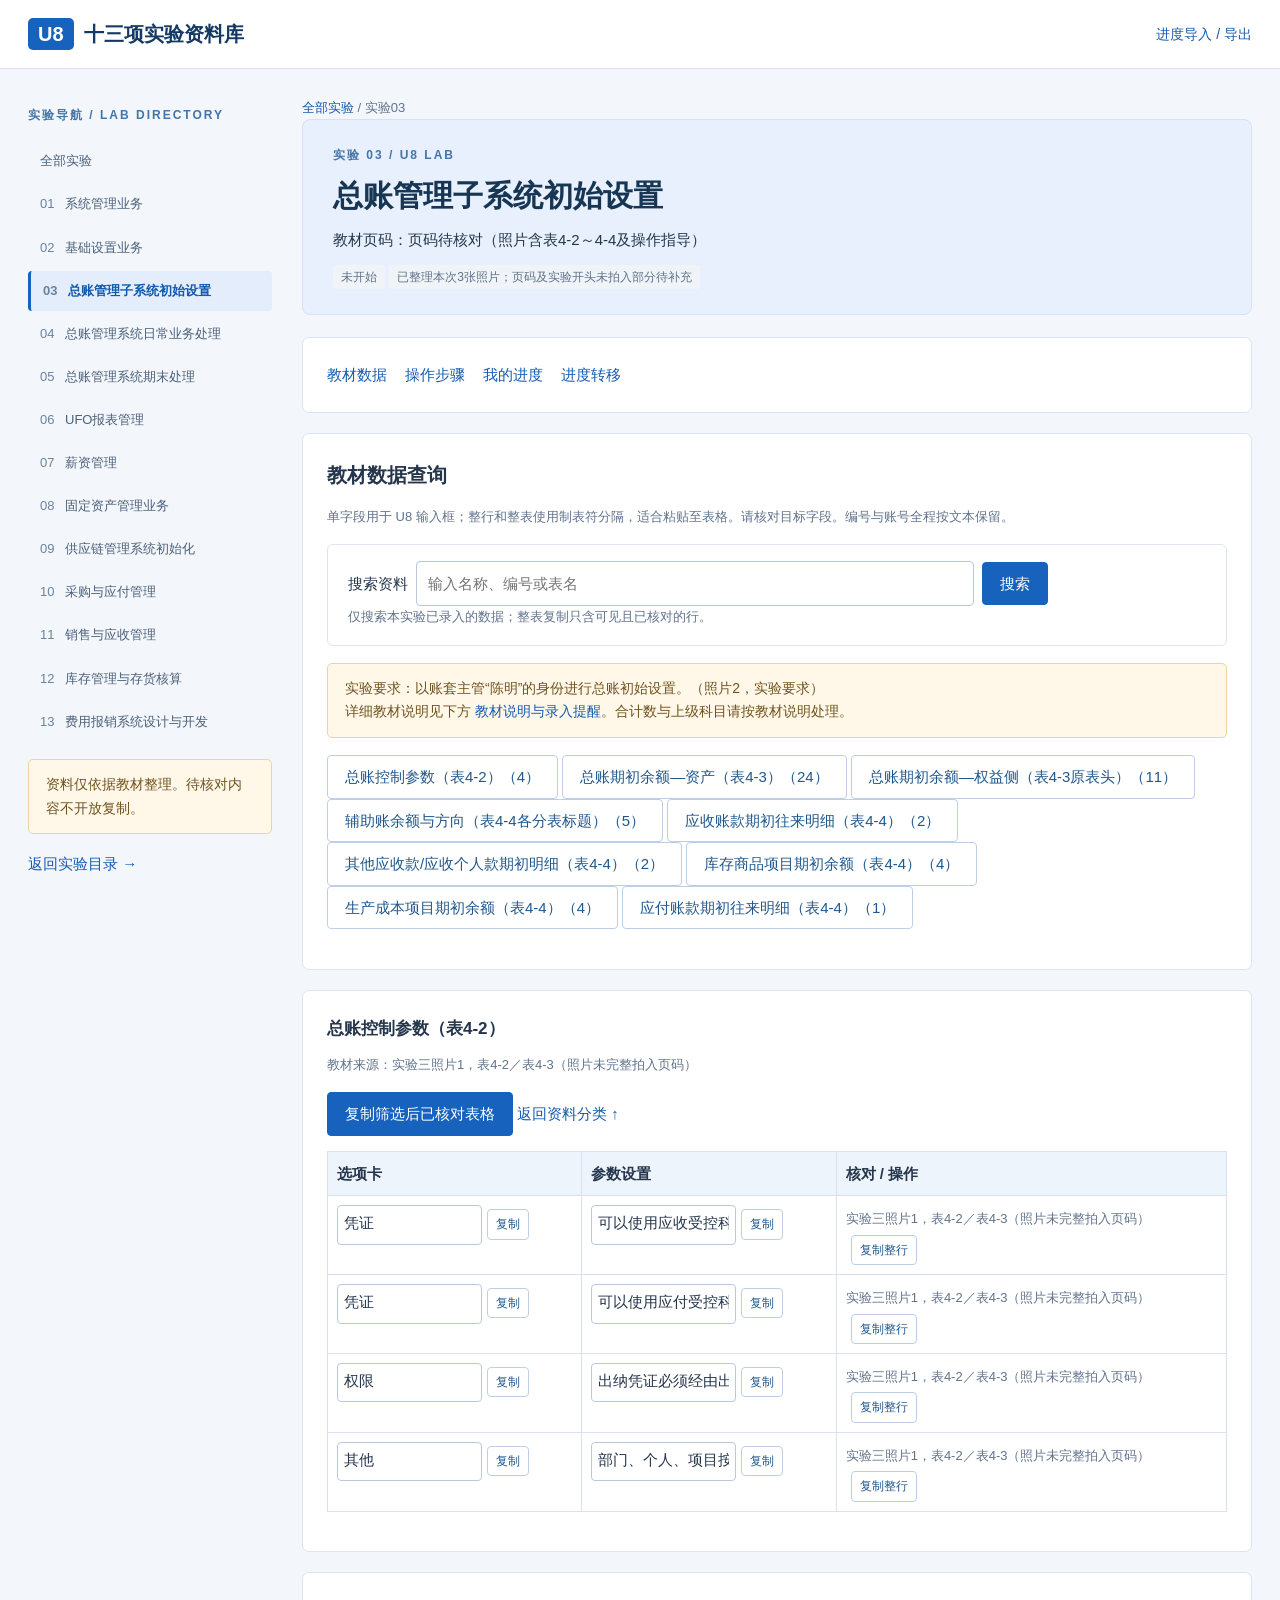
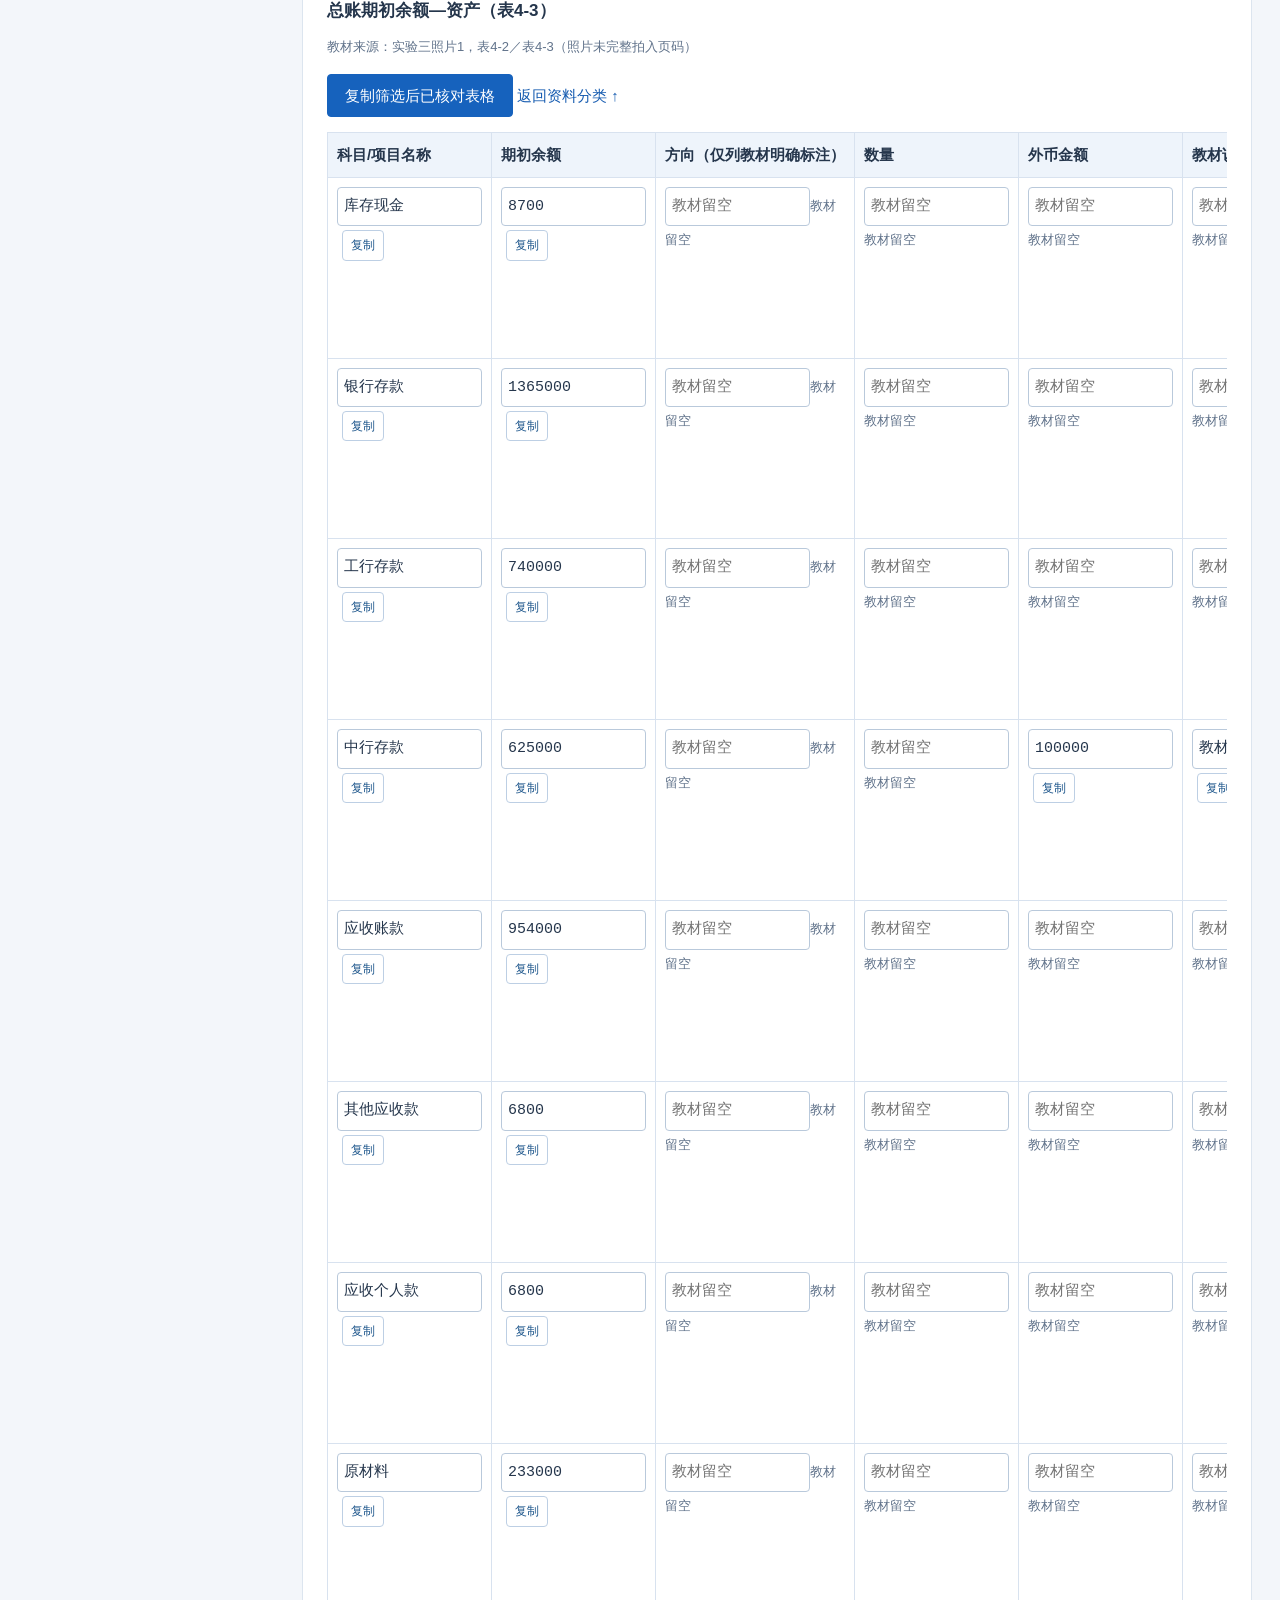
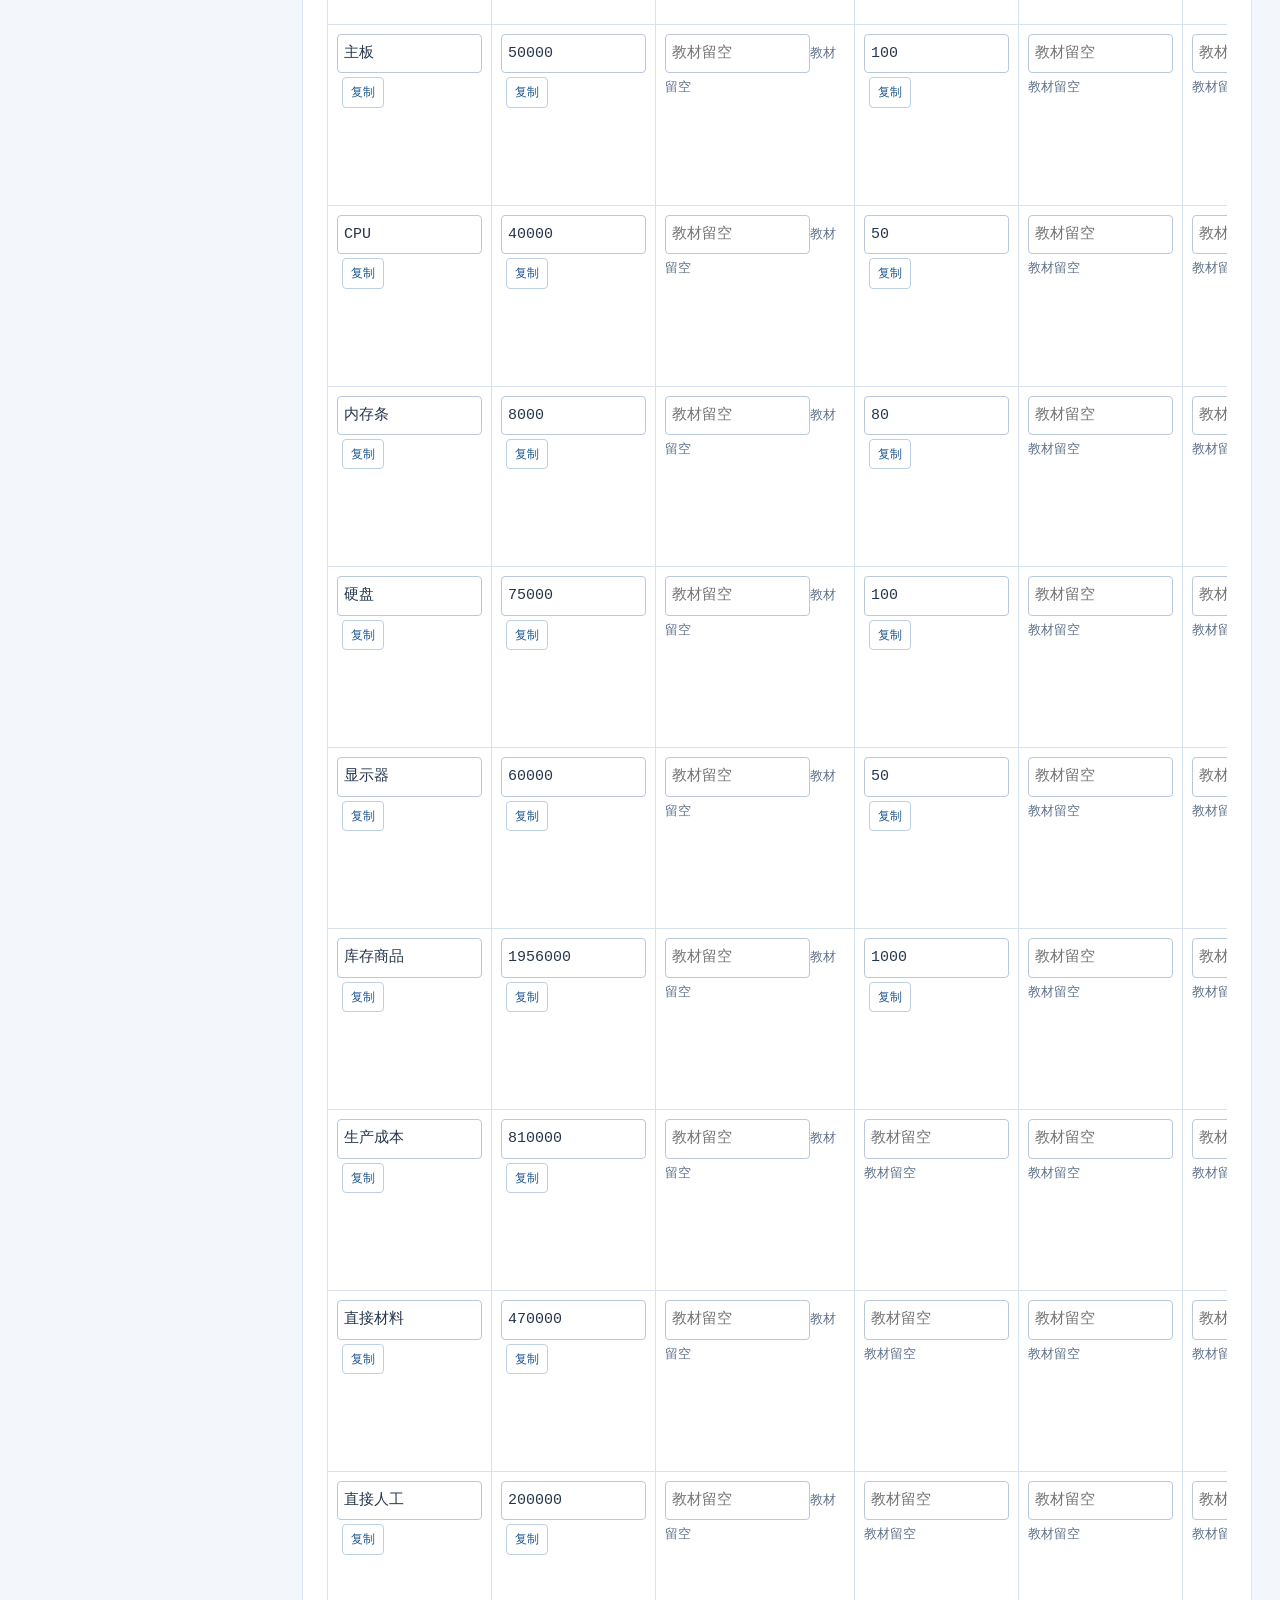
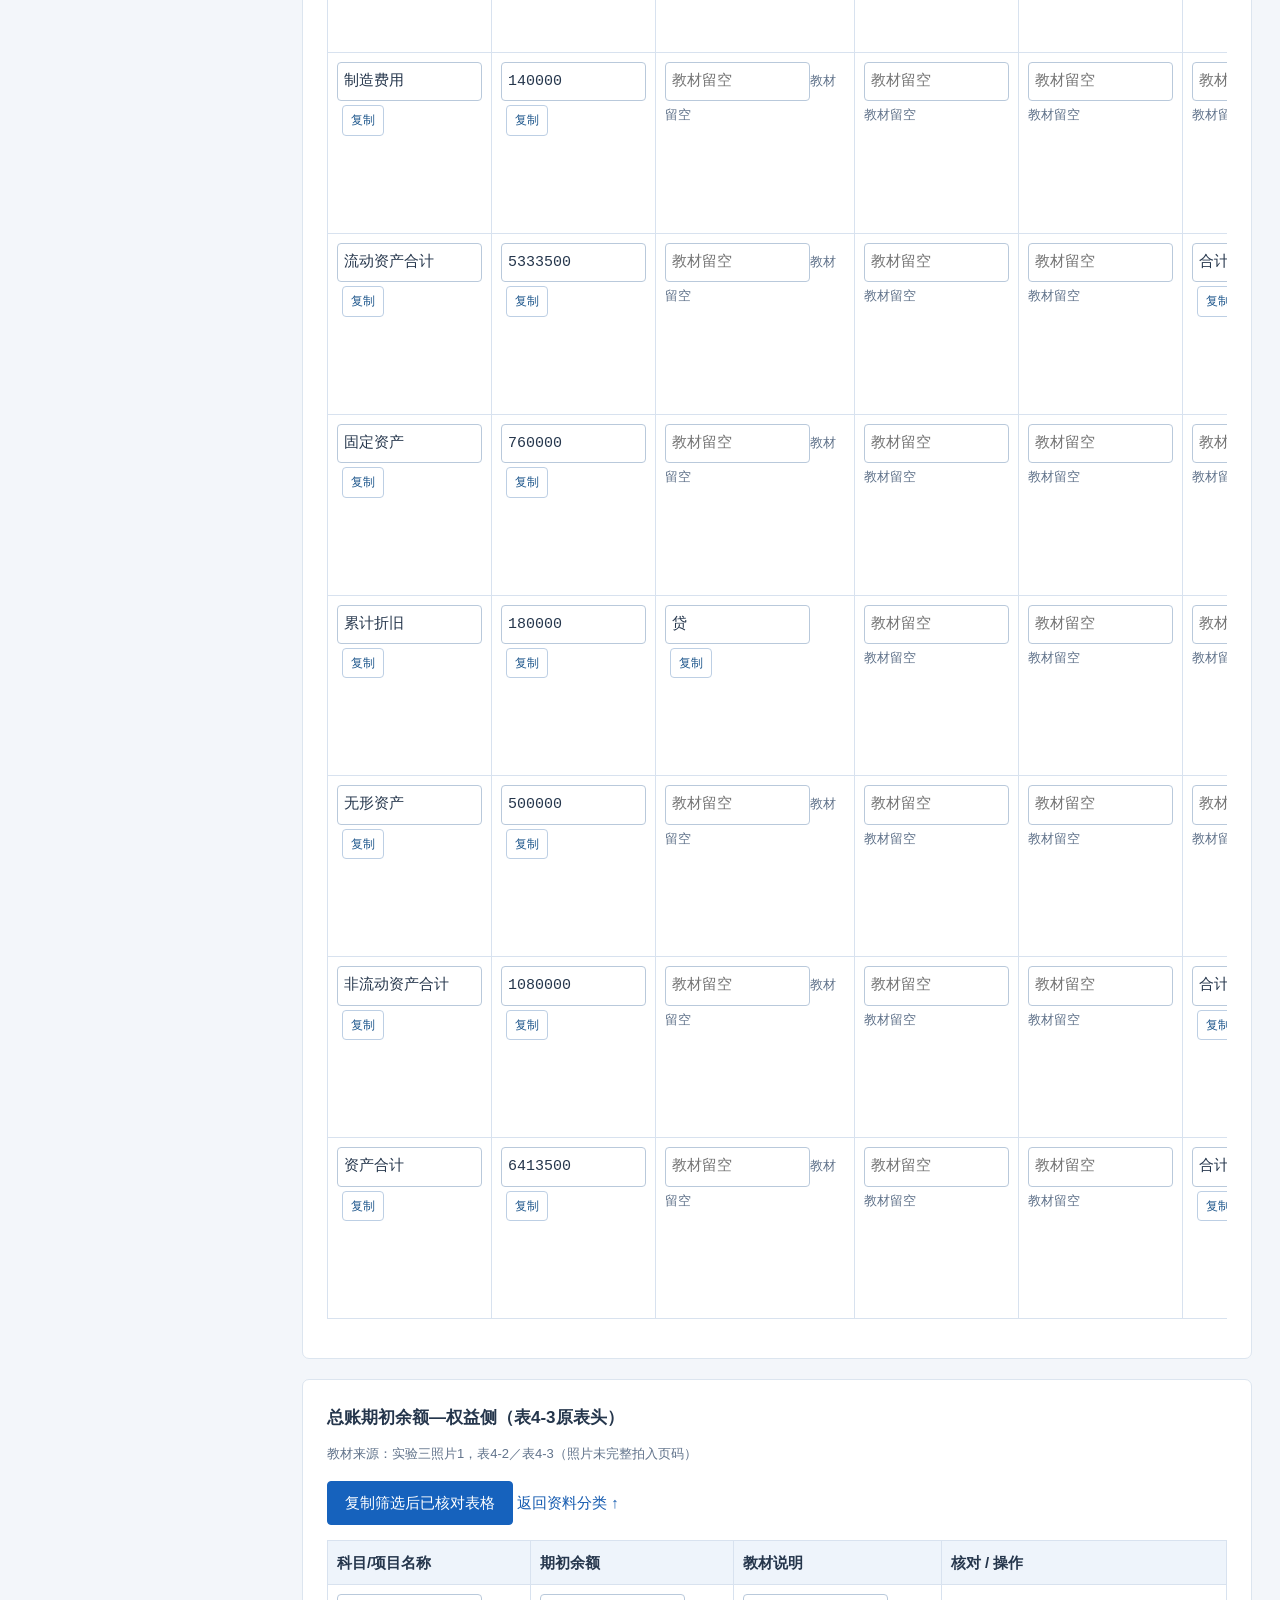
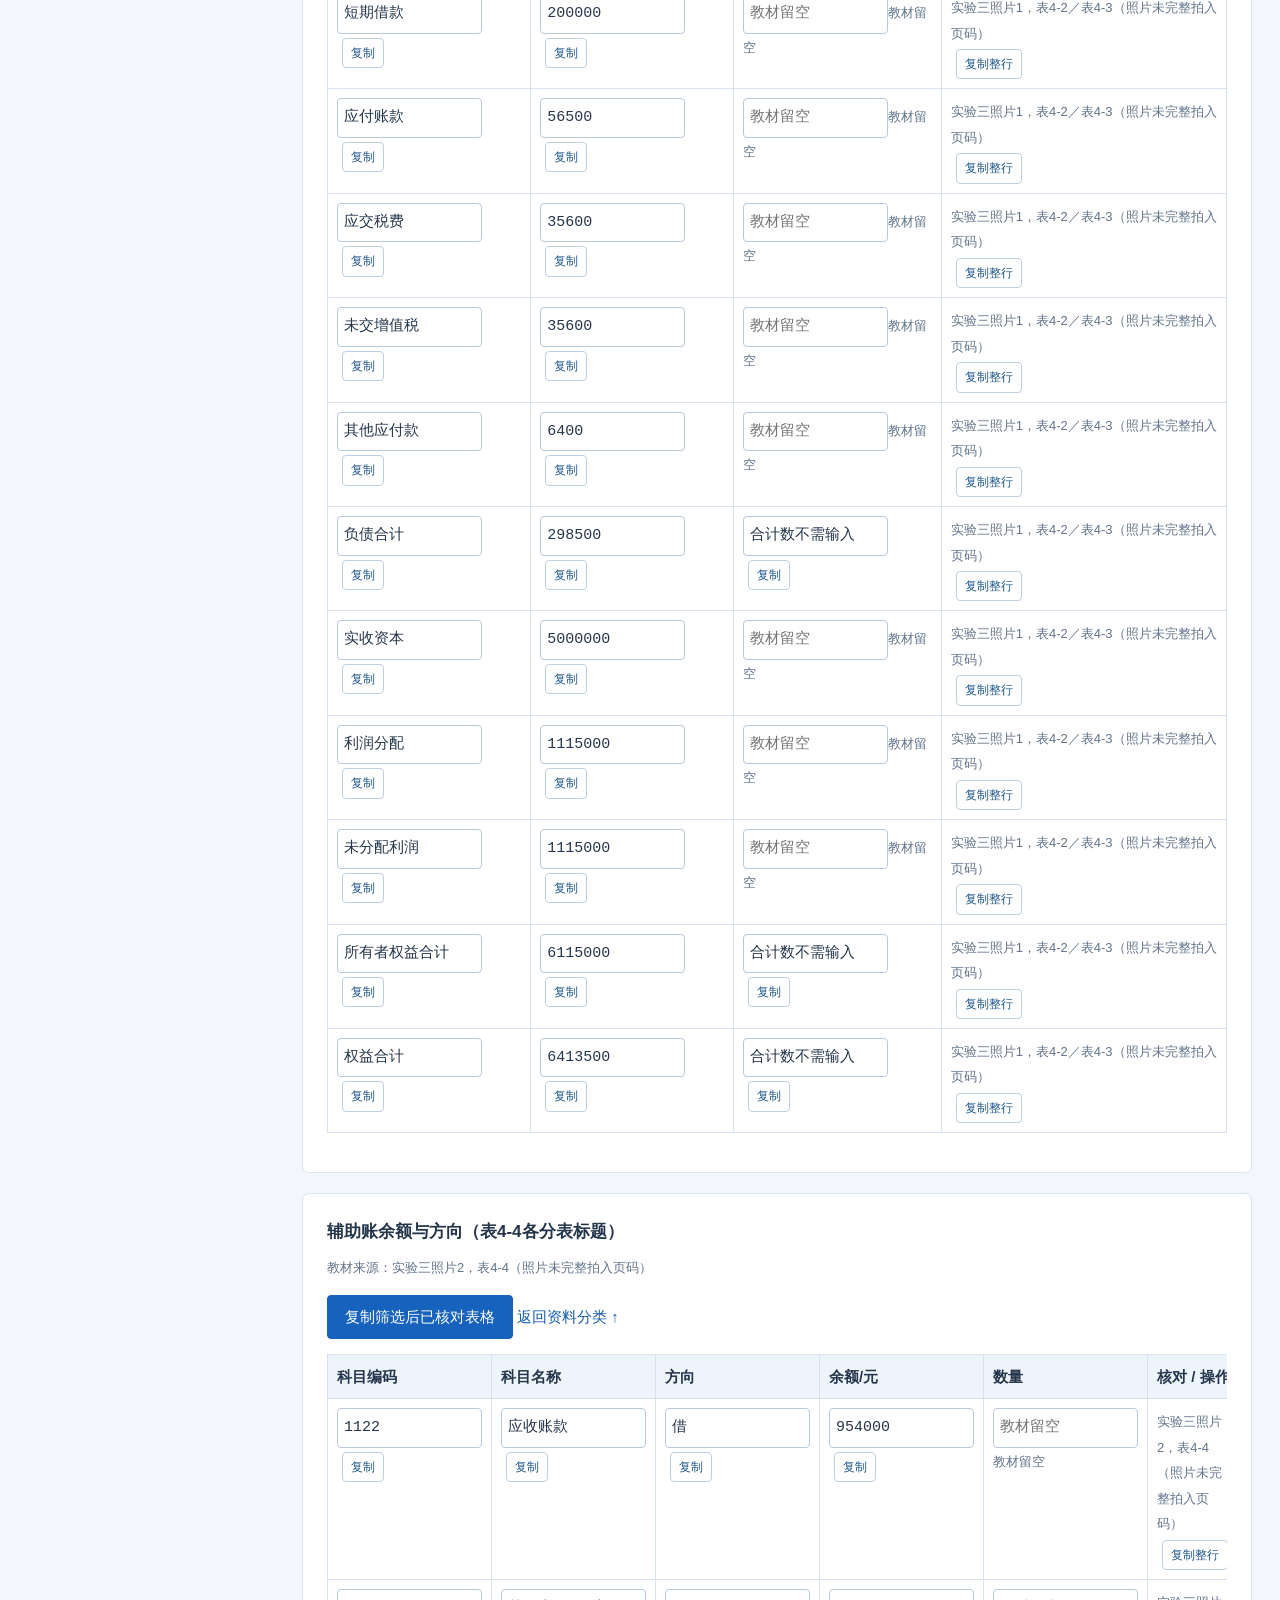
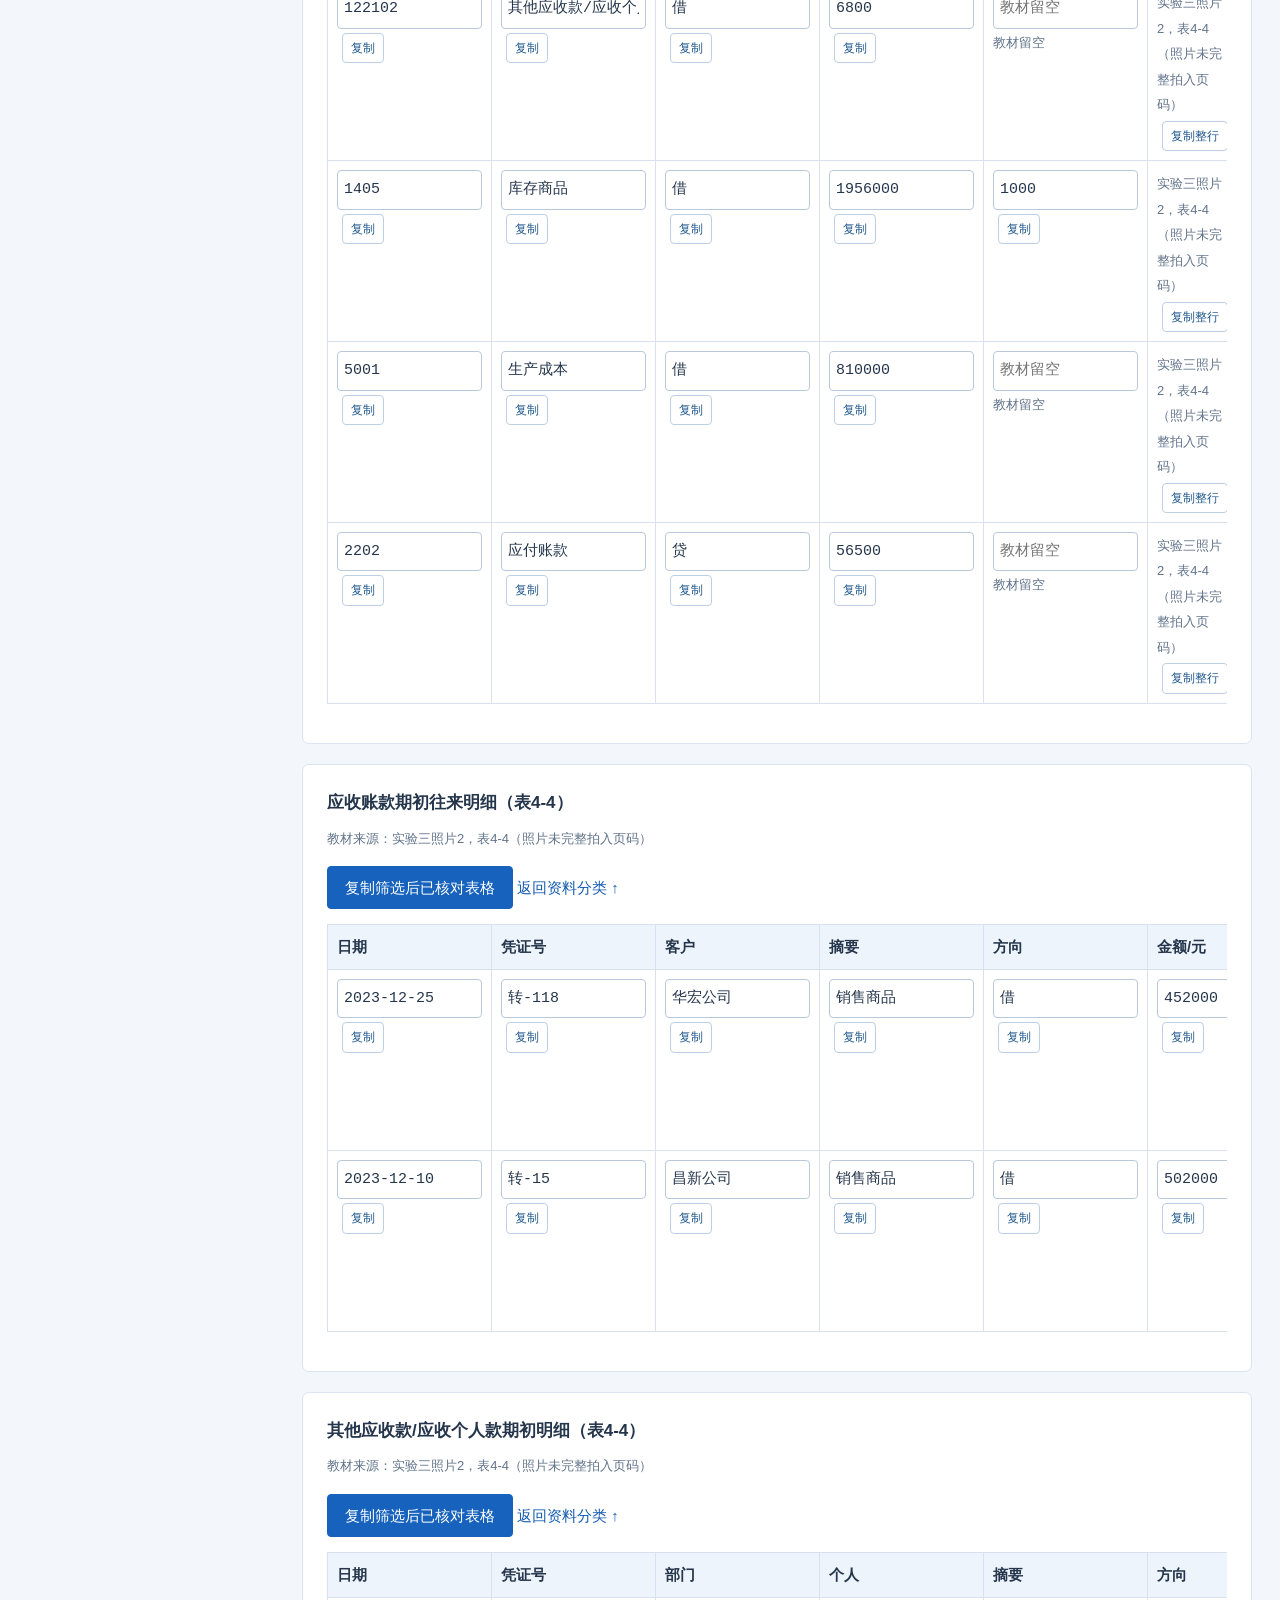
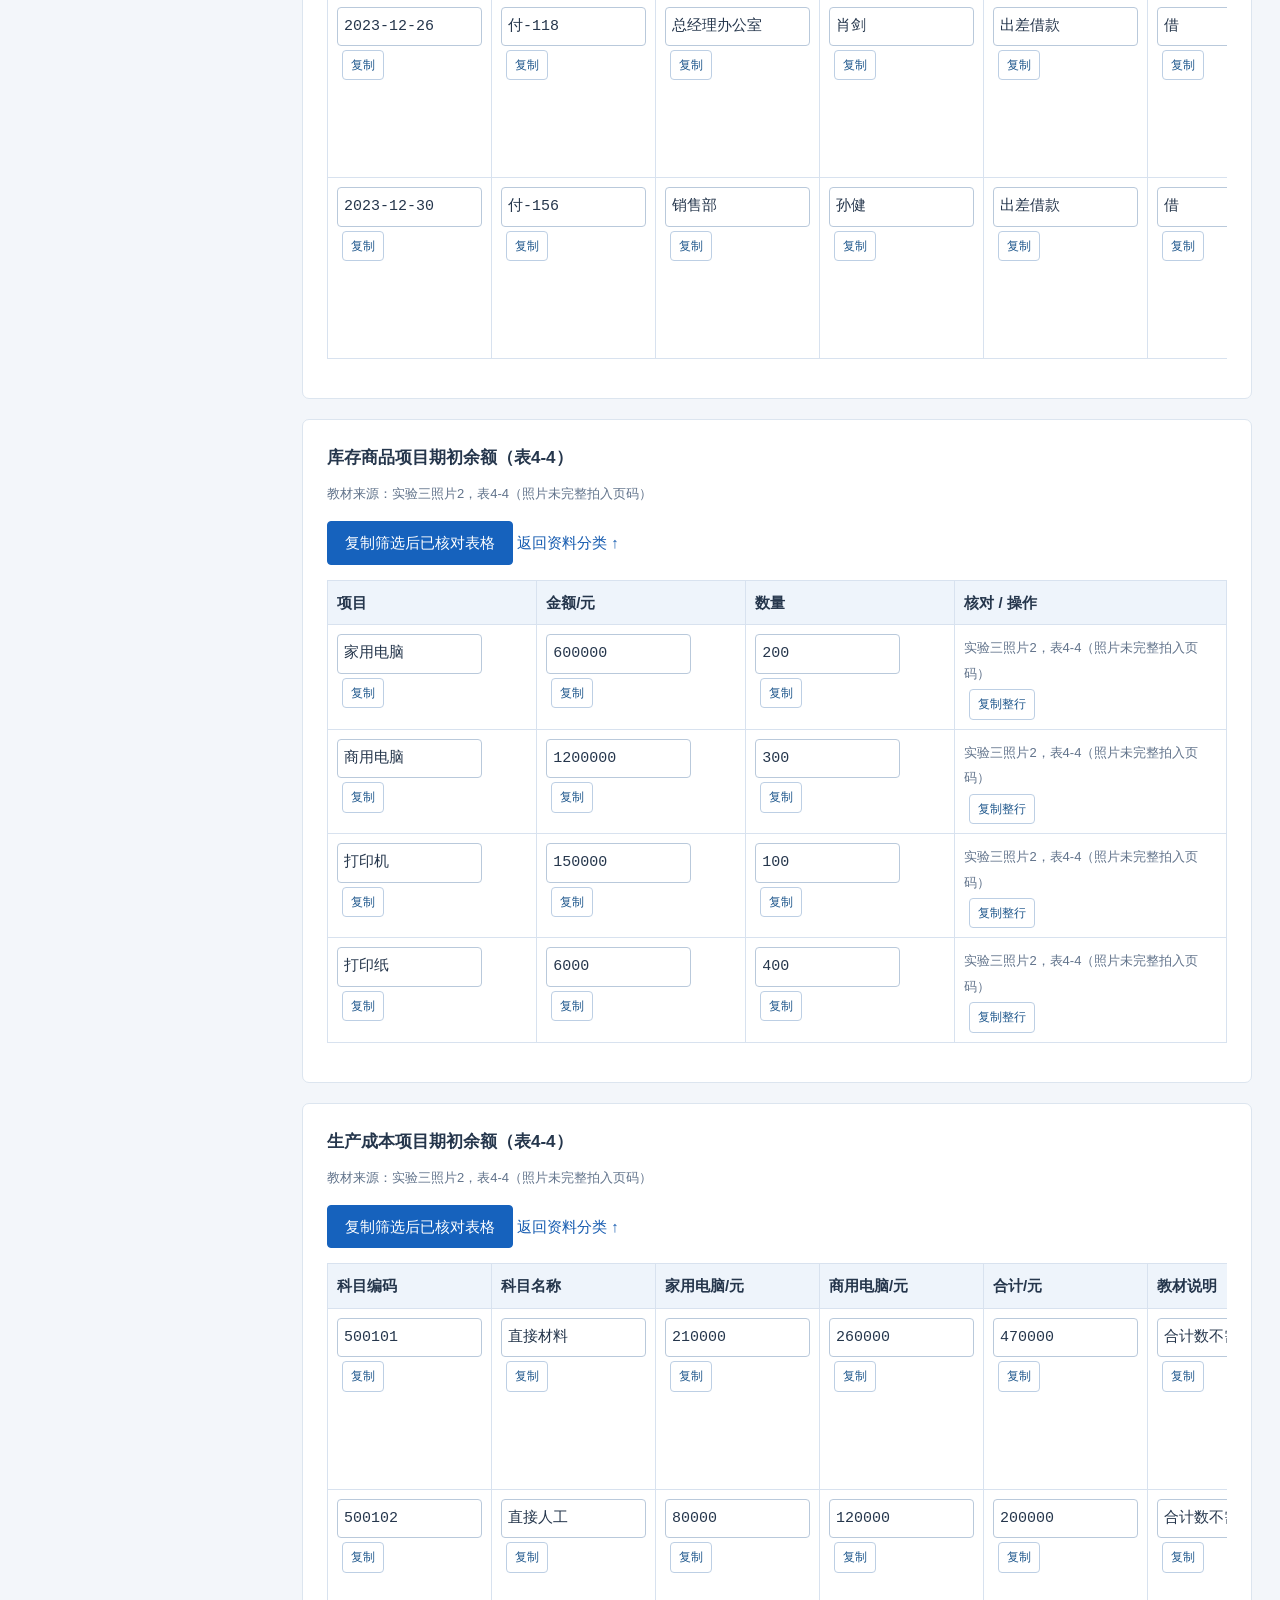
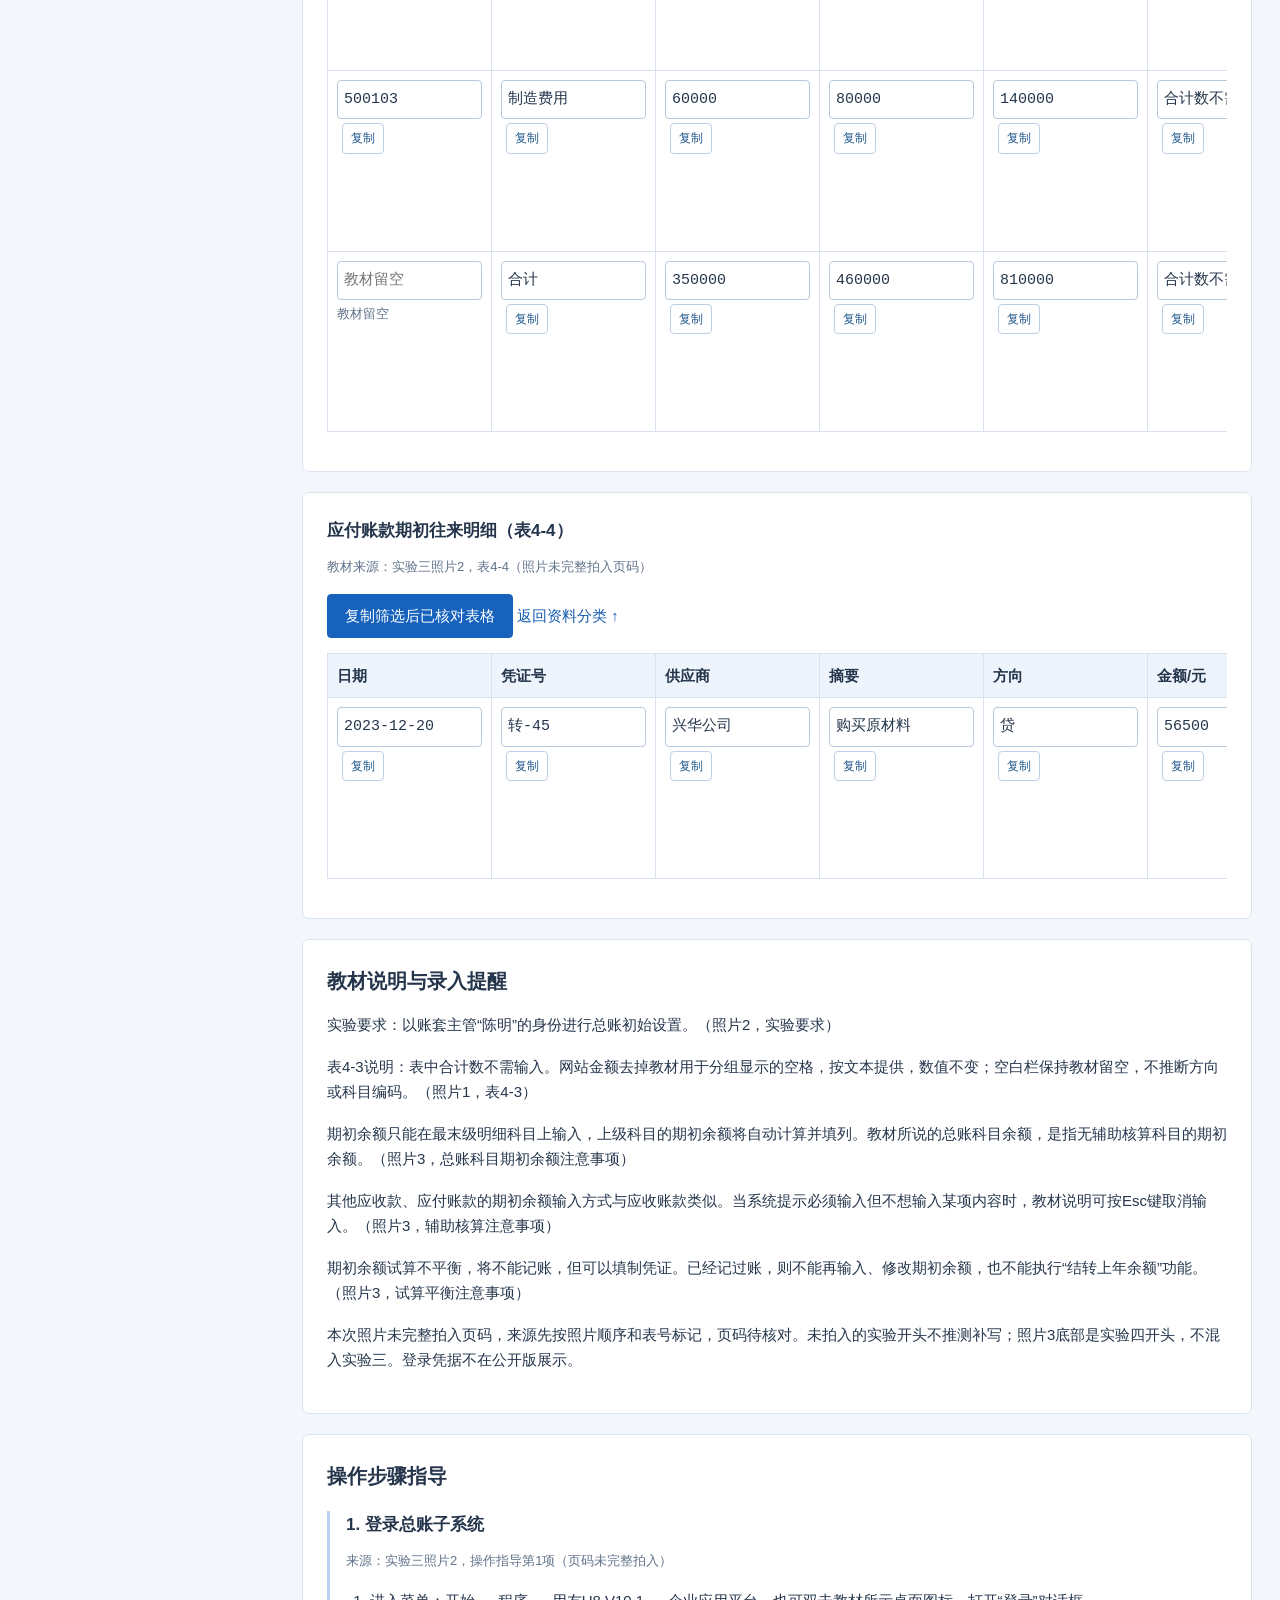
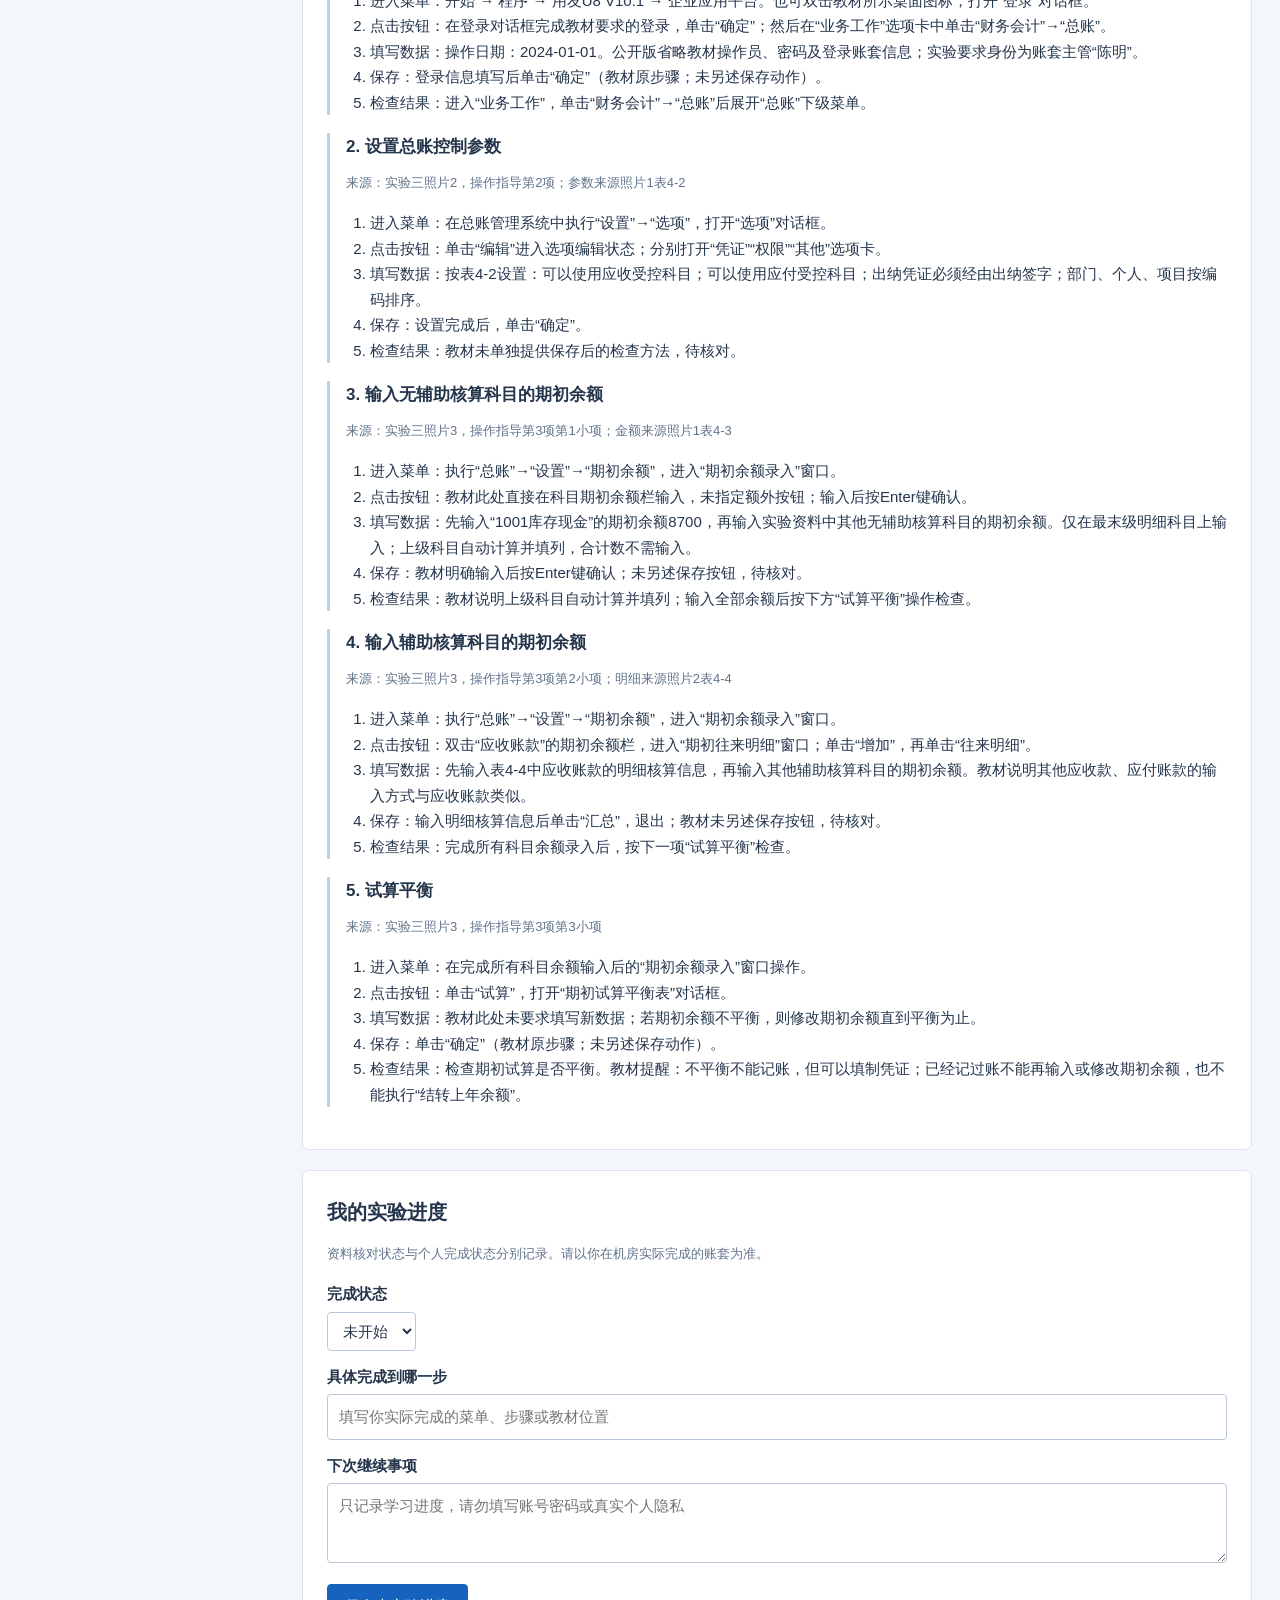
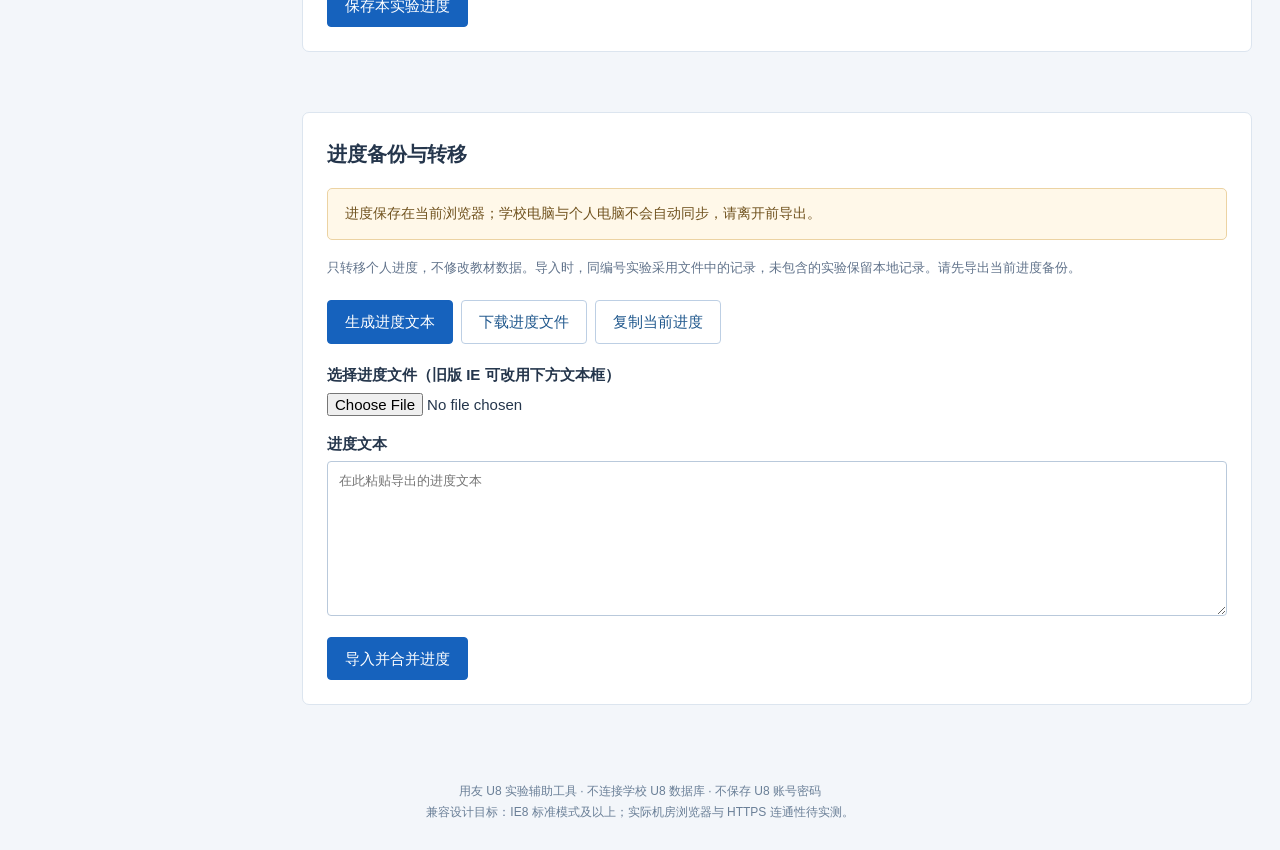
<file: labs/03.html>
<!DOCTYPE html>
<html lang="zh-CN"><head><meta charset="utf-8"><meta http-equiv="X-UA-Compatible" content="IE=edge"><meta name="viewport" content="width=device-width, initial-scale=1"><meta name="description" content="用友U8十三项实验资料库，教材数据查询、字段复制与进度备份。"><title>总账管理子系统初始设置 · 用友U8十三项实验资料库</title><link rel="stylesheet" href="../assets/style.css"></head>
<body data-lab="03"><div class="top"><a class="brand" href="../index.html"><span class="brand-mark">U8</span>十三项实验资料库</a><a class="top-link" href="#transfer">进度导入 / 导出</a><div class="clear"></div></div>
<div class="shell"><div class="sidebar"><p class="eyebrow">实验导航 / LAB DIRECTORY</p><ul class="nav"><li><a href="../index.html">全部实验</a></li><li><a href="01.html"><span class="nav-num">01</span>系统管理业务</a></li><li><a href="02.html"><span class="nav-num">02</span>基础设置业务</a></li><li><a href="03.html" class="active"><span class="nav-num">03</span>总账管理子系统初始设置</a></li><li><a href="04.html"><span class="nav-num">04</span>总账管理系统日常业务处理</a></li><li><a href="05.html"><span class="nav-num">05</span>总账管理系统期末处理</a></li><li><a href="06.html"><span class="nav-num">06</span>UFO报表管理</a></li><li><a href="07.html"><span class="nav-num">07</span>薪资管理</a></li><li><a href="08.html"><span class="nav-num">08</span>固定资产管理业务</a></li><li><a href="09.html"><span class="nav-num">09</span>供应链管理系统初始化</a></li><li><a href="10.html"><span class="nav-num">10</span>采购与应付管理</a></li><li><a href="11.html"><span class="nav-num">11</span>销售与应收管理</a></li><li><a href="12.html"><span class="nav-num">12</span>库存管理与存货核算</a></li><li><a href="13.html"><span class="nav-num">13</span>费用报销系统设计与开发</a></li></ul><div class="notice">资料仅依据教材整理。待核对内容不开放复制。</div><a href="../index.html">返回实验目录 →</a></div><div class="main">
<noscript><div class="notice">JavaScript 已禁用：可浏览目录、教材数据和步骤；可选中文字按 Ctrl+C。搜索、按钮复制与进度管理需要启用 JavaScript。</div></noscript>
<div class="muted"><a href="../index.html">全部实验</a> / 实验03</div><div class="hero"><div class="eyebrow">实验 03 / U8 LAB</div><h1>总账管理子系统初始设置</h1><p>教材页码：页码待核对（照片含表4-2～4-4及操作指导）</p><span class="tag" data-progress="03">未开始</span> <span class="tag">已整理本次3张照片；页码及实验开头未拍入部分待补充</span></div>
<div class="panel anchor-nav"><a href="#data">教材数据</a><a href="#steps">操作步骤</a><a href="#progress">我的进度</a><a href="#transfer">进度转移</a></div>
<div class="panel" id="data"><h2>教材数据查询</h2><p class="muted">单字段用于 U8 输入框；整行和整表使用制表符分隔，适合粘贴至表格。请核对目标字段。编号与账号全程按文本保留。</p><div class="search"><label for="search">搜索资料</label><input id="search" type="text" placeholder="输入名称、编号或表名"><button id="search-button" type="button">搜索</button><div class="muted" id="search-result">仅搜索本实验已录入的数据；整表复制只含可见且已核对的行。</div></div><div class="notice">实验要求：以账套主管“陈明”的身份进行总账初始设置。（照片2，实验要求）<br>详细教材说明见下方 <a href="#textbook-notes">教材说明与录入提醒</a>。合计数与上级科目请按教材说明处理。</div><div class="categories"><a class="button secondary" href="#section-lab03-options">总账控制参数（表4-2）（4）</a> <a class="button secondary" href="#section-lab03-assets">总账期初余额—资产（表4-3）（24）</a> <a class="button secondary" href="#section-lab03-equity">总账期初余额—权益侧（表4-3原表头）（11）</a> <a class="button secondary" href="#section-lab03-aux-summary">辅助账余额与方向（表4-4各分表标题）（5）</a> <a class="button secondary" href="#section-lab03-receivable">应收账款期初往来明细（表4-4）（2）</a> <a class="button secondary" href="#section-lab03-personal">其他应收款/应收个人款期初明细（表4-4）（2）</a> <a class="button secondary" href="#section-lab03-inventory">库存商品项目期初余额（表4-4）（4）</a> <a class="button secondary" href="#section-lab03-production">生产成本项目期初余额（表4-4）（4）</a> <a class="button secondary" href="#section-lab03-payable">应付账款期初往来明细（表4-4）（1）</a> </div></div><div class="panel" id="section-lab03-options"><h3>总账控制参数（表4-2）</h3><p class="muted">教材来源：实验三照片1，表4-2／表4-3（照片未完整拍入页码）</p><button type="button" data-copy="table" data-target="lab03-options">复制筛选后已核对表格</button> <a href="#data">返回资料分类 ↑</a><div class="table-scroll"><table class="data" id="lab03-options"><thead><tr><th scope="col" data-label="选项卡">选项卡</th><th scope="col" data-label="参数设置">参数设置</th><th scope="col">核对 / 操作</th></tr></thead><tbody><tr id="lab03-options-r0" data-search="总账控制参数（表4-2） 凭证 可以使用应收受控科目"><td><input class="field" id="lab03-options-r0-c0" data-field="1" type="text" readonly="readonly" aria-label="选项卡" placeholder="教材留空" value="凭证"><button class="copy-field secondary" type="button" data-copy="field" data-target="lab03-options-r0-c0">复制</button></td><td><input class="field" id="lab03-options-r0-c1" data-field="1" type="text" readonly="readonly" aria-label="参数设置" placeholder="教材留空" value="可以使用应收受控科目"><button class="copy-field secondary" type="button" data-copy="field" data-target="lab03-options-r0-c1">复制</button></td><td><span class="muted">实验三照片1，表4-2／表4-3（照片未完整拍入页码）</span><br><button class="copy-field secondary" type="button" data-copy="row" data-target="lab03-options-r0">复制整行</button></td></tr><tr id="lab03-options-r1" data-search="总账控制参数（表4-2） 凭证 可以使用应付受控科目"><td><input class="field" id="lab03-options-r1-c0" data-field="1" type="text" readonly="readonly" aria-label="选项卡" placeholder="教材留空" value="凭证"><button class="copy-field secondary" type="button" data-copy="field" data-target="lab03-options-r1-c0">复制</button></td><td><input class="field" id="lab03-options-r1-c1" data-field="1" type="text" readonly="readonly" aria-label="参数设置" placeholder="教材留空" value="可以使用应付受控科目"><button class="copy-field secondary" type="button" data-copy="field" data-target="lab03-options-r1-c1">复制</button></td><td><span class="muted">实验三照片1，表4-2／表4-3（照片未完整拍入页码）</span><br><button class="copy-field secondary" type="button" data-copy="row" data-target="lab03-options-r1">复制整行</button></td></tr><tr id="lab03-options-r2" data-search="总账控制参数（表4-2） 权限 出纳凭证必须经由出纳签字"><td><input class="field" id="lab03-options-r2-c0" data-field="1" type="text" readonly="readonly" aria-label="选项卡" placeholder="教材留空" value="权限"><button class="copy-field secondary" type="button" data-copy="field" data-target="lab03-options-r2-c0">复制</button></td><td><input class="field" id="lab03-options-r2-c1" data-field="1" type="text" readonly="readonly" aria-label="参数设置" placeholder="教材留空" value="出纳凭证必须经由出纳签字"><button class="copy-field secondary" type="button" data-copy="field" data-target="lab03-options-r2-c1">复制</button></td><td><span class="muted">实验三照片1，表4-2／表4-3（照片未完整拍入页码）</span><br><button class="copy-field secondary" type="button" data-copy="row" data-target="lab03-options-r2">复制整行</button></td></tr><tr id="lab03-options-r3" data-search="总账控制参数（表4-2） 其他 部门、个人、项目按编码排序"><td><input class="field" id="lab03-options-r3-c0" data-field="1" type="text" readonly="readonly" aria-label="选项卡" placeholder="教材留空" value="其他"><button class="copy-field secondary" type="button" data-copy="field" data-target="lab03-options-r3-c0">复制</button></td><td><input class="field" id="lab03-options-r3-c1" data-field="1" type="text" readonly="readonly" aria-label="参数设置" placeholder="教材留空" value="部门、个人、项目按编码排序"><button class="copy-field secondary" type="button" data-copy="field" data-target="lab03-options-r3-c1">复制</button></td><td><span class="muted">实验三照片1，表4-2／表4-3（照片未完整拍入页码）</span><br><button class="copy-field secondary" type="button" data-copy="row" data-target="lab03-options-r3">复制整行</button></td></tr></tbody></table></div></div><div class="panel" id="section-lab03-assets"><h3>总账期初余额—资产（表4-3）</h3><p class="muted">教材来源：实验三照片1，表4-2／表4-3（照片未完整拍入页码）</p><button type="button" data-copy="table" data-target="lab03-assets">复制筛选后已核对表格</button> <a href="#data">返回资料分类 ↑</a><div class="table-scroll"><table class="data" id="lab03-assets"><thead><tr><th scope="col" data-label="科目/项目名称">科目/项目名称</th><th scope="col" data-label="期初余额">期初余额</th><th scope="col" data-label="方向（仅列教材明确标注）">方向（仅列教材明确标注）</th><th scope="col" data-label="数量">数量</th><th scope="col" data-label="外币金额">外币金额</th><th scope="col" data-label="教材说明">教材说明</th><th scope="col">核对 / 操作</th></tr></thead><tbody><tr id="lab03-assets-r0" data-search="总账期初余额—资产（表4-3） 库存现金 8700    "><td><input class="field" id="lab03-assets-r0-c0" data-field="1" type="text" readonly="readonly" aria-label="科目/项目名称" placeholder="教材留空" value="库存现金"><button class="copy-field secondary" type="button" data-copy="field" data-target="lab03-assets-r0-c0">复制</button></td><td><input class="field" id="lab03-assets-r0-c1" data-field="1" type="text" readonly="readonly" aria-label="期初余额" placeholder="教材留空" value="8700"><button class="copy-field secondary" type="button" data-copy="field" data-target="lab03-assets-r0-c1">复制</button></td><td><input class="field" id="lab03-assets-r0-c2" data-field="1" type="text" readonly="readonly" aria-label="方向（仅列教材明确标注）" placeholder="教材留空" value=""><span class="muted">教材留空</span></td><td><input class="field" id="lab03-assets-r0-c3" data-field="1" type="text" readonly="readonly" aria-label="数量" placeholder="教材留空" value=""><span class="muted">教材留空</span></td><td><input class="field" id="lab03-assets-r0-c4" data-field="1" type="text" readonly="readonly" aria-label="外币金额" placeholder="教材留空" value=""><span class="muted">教材留空</span></td><td><input class="field" id="lab03-assets-r0-c5" data-field="1" type="text" readonly="readonly" aria-label="教材说明" placeholder="教材留空" value=""><span class="muted">教材留空</span></td><td><span class="muted">实验三照片1，表4-2／表4-3（照片未完整拍入页码）</span><br><button class="copy-field secondary" type="button" data-copy="row" data-target="lab03-assets-r0">复制整行</button></td></tr><tr id="lab03-assets-r1" data-search="总账期初余额—资产（表4-3） 银行存款 1365000    "><td><input class="field" id="lab03-assets-r1-c0" data-field="1" type="text" readonly="readonly" aria-label="科目/项目名称" placeholder="教材留空" value="银行存款"><button class="copy-field secondary" type="button" data-copy="field" data-target="lab03-assets-r1-c0">复制</button></td><td><input class="field" id="lab03-assets-r1-c1" data-field="1" type="text" readonly="readonly" aria-label="期初余额" placeholder="教材留空" value="1365000"><button class="copy-field secondary" type="button" data-copy="field" data-target="lab03-assets-r1-c1">复制</button></td><td><input class="field" id="lab03-assets-r1-c2" data-field="1" type="text" readonly="readonly" aria-label="方向（仅列教材明确标注）" placeholder="教材留空" value=""><span class="muted">教材留空</span></td><td><input class="field" id="lab03-assets-r1-c3" data-field="1" type="text" readonly="readonly" aria-label="数量" placeholder="教材留空" value=""><span class="muted">教材留空</span></td><td><input class="field" id="lab03-assets-r1-c4" data-field="1" type="text" readonly="readonly" aria-label="外币金额" placeholder="教材留空" value=""><span class="muted">教材留空</span></td><td><input class="field" id="lab03-assets-r1-c5" data-field="1" type="text" readonly="readonly" aria-label="教材说明" placeholder="教材留空" value=""><span class="muted">教材留空</span></td><td><span class="muted">实验三照片1，表4-2／表4-3（照片未完整拍入页码）</span><br><button class="copy-field secondary" type="button" data-copy="row" data-target="lab03-assets-r1">复制整行</button></td></tr><tr id="lab03-assets-r2" data-search="总账期初余额—资产（表4-3） 工行存款 740000    "><td><input class="field" id="lab03-assets-r2-c0" data-field="1" type="text" readonly="readonly" aria-label="科目/项目名称" placeholder="教材留空" value="工行存款"><button class="copy-field secondary" type="button" data-copy="field" data-target="lab03-assets-r2-c0">复制</button></td><td><input class="field" id="lab03-assets-r2-c1" data-field="1" type="text" readonly="readonly" aria-label="期初余额" placeholder="教材留空" value="740000"><button class="copy-field secondary" type="button" data-copy="field" data-target="lab03-assets-r2-c1">复制</button></td><td><input class="field" id="lab03-assets-r2-c2" data-field="1" type="text" readonly="readonly" aria-label="方向（仅列教材明确标注）" placeholder="教材留空" value=""><span class="muted">教材留空</span></td><td><input class="field" id="lab03-assets-r2-c3" data-field="1" type="text" readonly="readonly" aria-label="数量" placeholder="教材留空" value=""><span class="muted">教材留空</span></td><td><input class="field" id="lab03-assets-r2-c4" data-field="1" type="text" readonly="readonly" aria-label="外币金额" placeholder="教材留空" value=""><span class="muted">教材留空</span></td><td><input class="field" id="lab03-assets-r2-c5" data-field="1" type="text" readonly="readonly" aria-label="教材说明" placeholder="教材留空" value=""><span class="muted">教材留空</span></td><td><span class="muted">实验三照片1，表4-2／表4-3（照片未完整拍入页码）</span><br><button class="copy-field secondary" type="button" data-copy="row" data-target="lab03-assets-r2">复制整行</button></td></tr><tr id="lab03-assets-r3" data-search="总账期初余额—资产（表4-3） 中行存款 625000   100000 教材在金额前注明外币：100000"><td><input class="field" id="lab03-assets-r3-c0" data-field="1" type="text" readonly="readonly" aria-label="科目/项目名称" placeholder="教材留空" value="中行存款"><button class="copy-field secondary" type="button" data-copy="field" data-target="lab03-assets-r3-c0">复制</button></td><td><input class="field" id="lab03-assets-r3-c1" data-field="1" type="text" readonly="readonly" aria-label="期初余额" placeholder="教材留空" value="625000"><button class="copy-field secondary" type="button" data-copy="field" data-target="lab03-assets-r3-c1">复制</button></td><td><input class="field" id="lab03-assets-r3-c2" data-field="1" type="text" readonly="readonly" aria-label="方向（仅列教材明确标注）" placeholder="教材留空" value=""><span class="muted">教材留空</span></td><td><input class="field" id="lab03-assets-r3-c3" data-field="1" type="text" readonly="readonly" aria-label="数量" placeholder="教材留空" value=""><span class="muted">教材留空</span></td><td><input class="field" id="lab03-assets-r3-c4" data-field="1" type="text" readonly="readonly" aria-label="外币金额" placeholder="教材留空" value="100000"><button class="copy-field secondary" type="button" data-copy="field" data-target="lab03-assets-r3-c4">复制</button></td><td><input class="field" id="lab03-assets-r3-c5" data-field="1" type="text" readonly="readonly" aria-label="教材说明" placeholder="教材留空" value="教材在金额前注明外币：100000"><button class="copy-field secondary" type="button" data-copy="field" data-target="lab03-assets-r3-c5">复制</button></td><td><span class="muted">实验三照片1，表4-2／表4-3（照片未完整拍入页码）</span><br><button class="copy-field secondary" type="button" data-copy="row" data-target="lab03-assets-r3">复制整行</button></td></tr><tr id="lab03-assets-r4" data-search="总账期初余额—资产（表4-3） 应收账款 954000    "><td><input class="field" id="lab03-assets-r4-c0" data-field="1" type="text" readonly="readonly" aria-label="科目/项目名称" placeholder="教材留空" value="应收账款"><button class="copy-field secondary" type="button" data-copy="field" data-target="lab03-assets-r4-c0">复制</button></td><td><input class="field" id="lab03-assets-r4-c1" data-field="1" type="text" readonly="readonly" aria-label="期初余额" placeholder="教材留空" value="954000"><button class="copy-field secondary" type="button" data-copy="field" data-target="lab03-assets-r4-c1">复制</button></td><td><input class="field" id="lab03-assets-r4-c2" data-field="1" type="text" readonly="readonly" aria-label="方向（仅列教材明确标注）" placeholder="教材留空" value=""><span class="muted">教材留空</span></td><td><input class="field" id="lab03-assets-r4-c3" data-field="1" type="text" readonly="readonly" aria-label="数量" placeholder="教材留空" value=""><span class="muted">教材留空</span></td><td><input class="field" id="lab03-assets-r4-c4" data-field="1" type="text" readonly="readonly" aria-label="外币金额" placeholder="教材留空" value=""><span class="muted">教材留空</span></td><td><input class="field" id="lab03-assets-r4-c5" data-field="1" type="text" readonly="readonly" aria-label="教材说明" placeholder="教材留空" value=""><span class="muted">教材留空</span></td><td><span class="muted">实验三照片1，表4-2／表4-3（照片未完整拍入页码）</span><br><button class="copy-field secondary" type="button" data-copy="row" data-target="lab03-assets-r4">复制整行</button></td></tr><tr id="lab03-assets-r5" data-search="总账期初余额—资产（表4-3） 其他应收款 6800    "><td><input class="field" id="lab03-assets-r5-c0" data-field="1" type="text" readonly="readonly" aria-label="科目/项目名称" placeholder="教材留空" value="其他应收款"><button class="copy-field secondary" type="button" data-copy="field" data-target="lab03-assets-r5-c0">复制</button></td><td><input class="field" id="lab03-assets-r5-c1" data-field="1" type="text" readonly="readonly" aria-label="期初余额" placeholder="教材留空" value="6800"><button class="copy-field secondary" type="button" data-copy="field" data-target="lab03-assets-r5-c1">复制</button></td><td><input class="field" id="lab03-assets-r5-c2" data-field="1" type="text" readonly="readonly" aria-label="方向（仅列教材明确标注）" placeholder="教材留空" value=""><span class="muted">教材留空</span></td><td><input class="field" id="lab03-assets-r5-c3" data-field="1" type="text" readonly="readonly" aria-label="数量" placeholder="教材留空" value=""><span class="muted">教材留空</span></td><td><input class="field" id="lab03-assets-r5-c4" data-field="1" type="text" readonly="readonly" aria-label="外币金额" placeholder="教材留空" value=""><span class="muted">教材留空</span></td><td><input class="field" id="lab03-assets-r5-c5" data-field="1" type="text" readonly="readonly" aria-label="教材说明" placeholder="教材留空" value=""><span class="muted">教材留空</span></td><td><span class="muted">实验三照片1，表4-2／表4-3（照片未完整拍入页码）</span><br><button class="copy-field secondary" type="button" data-copy="row" data-target="lab03-assets-r5">复制整行</button></td></tr><tr id="lab03-assets-r6" data-search="总账期初余额—资产（表4-3） 应收个人款 6800    "><td><input class="field" id="lab03-assets-r6-c0" data-field="1" type="text" readonly="readonly" aria-label="科目/项目名称" placeholder="教材留空" value="应收个人款"><button class="copy-field secondary" type="button" data-copy="field" data-target="lab03-assets-r6-c0">复制</button></td><td><input class="field" id="lab03-assets-r6-c1" data-field="1" type="text" readonly="readonly" aria-label="期初余额" placeholder="教材留空" value="6800"><button class="copy-field secondary" type="button" data-copy="field" data-target="lab03-assets-r6-c1">复制</button></td><td><input class="field" id="lab03-assets-r6-c2" data-field="1" type="text" readonly="readonly" aria-label="方向（仅列教材明确标注）" placeholder="教材留空" value=""><span class="muted">教材留空</span></td><td><input class="field" id="lab03-assets-r6-c3" data-field="1" type="text" readonly="readonly" aria-label="数量" placeholder="教材留空" value=""><span class="muted">教材留空</span></td><td><input class="field" id="lab03-assets-r6-c4" data-field="1" type="text" readonly="readonly" aria-label="外币金额" placeholder="教材留空" value=""><span class="muted">教材留空</span></td><td><input class="field" id="lab03-assets-r6-c5" data-field="1" type="text" readonly="readonly" aria-label="教材说明" placeholder="教材留空" value=""><span class="muted">教材留空</span></td><td><span class="muted">实验三照片1，表4-2／表4-3（照片未完整拍入页码）</span><br><button class="copy-field secondary" type="button" data-copy="row" data-target="lab03-assets-r6">复制整行</button></td></tr><tr id="lab03-assets-r7" data-search="总账期初余额—资产（表4-3） 原材料 233000    "><td><input class="field" id="lab03-assets-r7-c0" data-field="1" type="text" readonly="readonly" aria-label="科目/项目名称" placeholder="教材留空" value="原材料"><button class="copy-field secondary" type="button" data-copy="field" data-target="lab03-assets-r7-c0">复制</button></td><td><input class="field" id="lab03-assets-r7-c1" data-field="1" type="text" readonly="readonly" aria-label="期初余额" placeholder="教材留空" value="233000"><button class="copy-field secondary" type="button" data-copy="field" data-target="lab03-assets-r7-c1">复制</button></td><td><input class="field" id="lab03-assets-r7-c2" data-field="1" type="text" readonly="readonly" aria-label="方向（仅列教材明确标注）" placeholder="教材留空" value=""><span class="muted">教材留空</span></td><td><input class="field" id="lab03-assets-r7-c3" data-field="1" type="text" readonly="readonly" aria-label="数量" placeholder="教材留空" value=""><span class="muted">教材留空</span></td><td><input class="field" id="lab03-assets-r7-c4" data-field="1" type="text" readonly="readonly" aria-label="外币金额" placeholder="教材留空" value=""><span class="muted">教材留空</span></td><td><input class="field" id="lab03-assets-r7-c5" data-field="1" type="text" readonly="readonly" aria-label="教材说明" placeholder="教材留空" value=""><span class="muted">教材留空</span></td><td><span class="muted">实验三照片1，表4-2／表4-3（照片未完整拍入页码）</span><br><button class="copy-field secondary" type="button" data-copy="row" data-target="lab03-assets-r7">复制整行</button></td></tr><tr id="lab03-assets-r8" data-search="总账期初余额—资产（表4-3） 主板 50000  100  "><td><input class="field" id="lab03-assets-r8-c0" data-field="1" type="text" readonly="readonly" aria-label="科目/项目名称" placeholder="教材留空" value="主板"><button class="copy-field secondary" type="button" data-copy="field" data-target="lab03-assets-r8-c0">复制</button></td><td><input class="field" id="lab03-assets-r8-c1" data-field="1" type="text" readonly="readonly" aria-label="期初余额" placeholder="教材留空" value="50000"><button class="copy-field secondary" type="button" data-copy="field" data-target="lab03-assets-r8-c1">复制</button></td><td><input class="field" id="lab03-assets-r8-c2" data-field="1" type="text" readonly="readonly" aria-label="方向（仅列教材明确标注）" placeholder="教材留空" value=""><span class="muted">教材留空</span></td><td><input class="field" id="lab03-assets-r8-c3" data-field="1" type="text" readonly="readonly" aria-label="数量" placeholder="教材留空" value="100"><button class="copy-field secondary" type="button" data-copy="field" data-target="lab03-assets-r8-c3">复制</button></td><td><input class="field" id="lab03-assets-r8-c4" data-field="1" type="text" readonly="readonly" aria-label="外币金额" placeholder="教材留空" value=""><span class="muted">教材留空</span></td><td><input class="field" id="lab03-assets-r8-c5" data-field="1" type="text" readonly="readonly" aria-label="教材说明" placeholder="教材留空" value=""><span class="muted">教材留空</span></td><td><span class="muted">实验三照片1，表4-2／表4-3（照片未完整拍入页码）</span><br><button class="copy-field secondary" type="button" data-copy="row" data-target="lab03-assets-r8">复制整行</button></td></tr><tr id="lab03-assets-r9" data-search="总账期初余额—资产（表4-3） CPU 40000  50  "><td><input class="field" id="lab03-assets-r9-c0" data-field="1" type="text" readonly="readonly" aria-label="科目/项目名称" placeholder="教材留空" value="CPU"><button class="copy-field secondary" type="button" data-copy="field" data-target="lab03-assets-r9-c0">复制</button></td><td><input class="field" id="lab03-assets-r9-c1" data-field="1" type="text" readonly="readonly" aria-label="期初余额" placeholder="教材留空" value="40000"><button class="copy-field secondary" type="button" data-copy="field" data-target="lab03-assets-r9-c1">复制</button></td><td><input class="field" id="lab03-assets-r9-c2" data-field="1" type="text" readonly="readonly" aria-label="方向（仅列教材明确标注）" placeholder="教材留空" value=""><span class="muted">教材留空</span></td><td><input class="field" id="lab03-assets-r9-c3" data-field="1" type="text" readonly="readonly" aria-label="数量" placeholder="教材留空" value="50"><button class="copy-field secondary" type="button" data-copy="field" data-target="lab03-assets-r9-c3">复制</button></td><td><input class="field" id="lab03-assets-r9-c4" data-field="1" type="text" readonly="readonly" aria-label="外币金额" placeholder="教材留空" value=""><span class="muted">教材留空</span></td><td><input class="field" id="lab03-assets-r9-c5" data-field="1" type="text" readonly="readonly" aria-label="教材说明" placeholder="教材留空" value=""><span class="muted">教材留空</span></td><td><span class="muted">实验三照片1，表4-2／表4-3（照片未完整拍入页码）</span><br><button class="copy-field secondary" type="button" data-copy="row" data-target="lab03-assets-r9">复制整行</button></td></tr><tr id="lab03-assets-r10" data-search="总账期初余额—资产（表4-3） 内存条 8000  80  "><td><input class="field" id="lab03-assets-r10-c0" data-field="1" type="text" readonly="readonly" aria-label="科目/项目名称" placeholder="教材留空" value="内存条"><button class="copy-field secondary" type="button" data-copy="field" data-target="lab03-assets-r10-c0">复制</button></td><td><input class="field" id="lab03-assets-r10-c1" data-field="1" type="text" readonly="readonly" aria-label="期初余额" placeholder="教材留空" value="8000"><button class="copy-field secondary" type="button" data-copy="field" data-target="lab03-assets-r10-c1">复制</button></td><td><input class="field" id="lab03-assets-r10-c2" data-field="1" type="text" readonly="readonly" aria-label="方向（仅列教材明确标注）" placeholder="教材留空" value=""><span class="muted">教材留空</span></td><td><input class="field" id="lab03-assets-r10-c3" data-field="1" type="text" readonly="readonly" aria-label="数量" placeholder="教材留空" value="80"><button class="copy-field secondary" type="button" data-copy="field" data-target="lab03-assets-r10-c3">复制</button></td><td><input class="field" id="lab03-assets-r10-c4" data-field="1" type="text" readonly="readonly" aria-label="外币金额" placeholder="教材留空" value=""><span class="muted">教材留空</span></td><td><input class="field" id="lab03-assets-r10-c5" data-field="1" type="text" readonly="readonly" aria-label="教材说明" placeholder="教材留空" value=""><span class="muted">教材留空</span></td><td><span class="muted">实验三照片1，表4-2／表4-3（照片未完整拍入页码）</span><br><button class="copy-field secondary" type="button" data-copy="row" data-target="lab03-assets-r10">复制整行</button></td></tr><tr id="lab03-assets-r11" data-search="总账期初余额—资产（表4-3） 硬盘 75000  100  "><td><input class="field" id="lab03-assets-r11-c0" data-field="1" type="text" readonly="readonly" aria-label="科目/项目名称" placeholder="教材留空" value="硬盘"><button class="copy-field secondary" type="button" data-copy="field" data-target="lab03-assets-r11-c0">复制</button></td><td><input class="field" id="lab03-assets-r11-c1" data-field="1" type="text" readonly="readonly" aria-label="期初余额" placeholder="教材留空" value="75000"><button class="copy-field secondary" type="button" data-copy="field" data-target="lab03-assets-r11-c1">复制</button></td><td><input class="field" id="lab03-assets-r11-c2" data-field="1" type="text" readonly="readonly" aria-label="方向（仅列教材明确标注）" placeholder="教材留空" value=""><span class="muted">教材留空</span></td><td><input class="field" id="lab03-assets-r11-c3" data-field="1" type="text" readonly="readonly" aria-label="数量" placeholder="教材留空" value="100"><button class="copy-field secondary" type="button" data-copy="field" data-target="lab03-assets-r11-c3">复制</button></td><td><input class="field" id="lab03-assets-r11-c4" data-field="1" type="text" readonly="readonly" aria-label="外币金额" placeholder="教材留空" value=""><span class="muted">教材留空</span></td><td><input class="field" id="lab03-assets-r11-c5" data-field="1" type="text" readonly="readonly" aria-label="教材说明" placeholder="教材留空" value=""><span class="muted">教材留空</span></td><td><span class="muted">实验三照片1，表4-2／表4-3（照片未完整拍入页码）</span><br><button class="copy-field secondary" type="button" data-copy="row" data-target="lab03-assets-r11">复制整行</button></td></tr><tr id="lab03-assets-r12" data-search="总账期初余额—资产（表4-3） 显示器 60000  50  "><td><input class="field" id="lab03-assets-r12-c0" data-field="1" type="text" readonly="readonly" aria-label="科目/项目名称" placeholder="教材留空" value="显示器"><button class="copy-field secondary" type="button" data-copy="field" data-target="lab03-assets-r12-c0">复制</button></td><td><input class="field" id="lab03-assets-r12-c1" data-field="1" type="text" readonly="readonly" aria-label="期初余额" placeholder="教材留空" value="60000"><button class="copy-field secondary" type="button" data-copy="field" data-target="lab03-assets-r12-c1">复制</button></td><td><input class="field" id="lab03-assets-r12-c2" data-field="1" type="text" readonly="readonly" aria-label="方向（仅列教材明确标注）" placeholder="教材留空" value=""><span class="muted">教材留空</span></td><td><input class="field" id="lab03-assets-r12-c3" data-field="1" type="text" readonly="readonly" aria-label="数量" placeholder="教材留空" value="50"><button class="copy-field secondary" type="button" data-copy="field" data-target="lab03-assets-r12-c3">复制</button></td><td><input class="field" id="lab03-assets-r12-c4" data-field="1" type="text" readonly="readonly" aria-label="外币金额" placeholder="教材留空" value=""><span class="muted">教材留空</span></td><td><input class="field" id="lab03-assets-r12-c5" data-field="1" type="text" readonly="readonly" aria-label="教材说明" placeholder="教材留空" value=""><span class="muted">教材留空</span></td><td><span class="muted">实验三照片1，表4-2／表4-3（照片未完整拍入页码）</span><br><button class="copy-field secondary" type="button" data-copy="row" data-target="lab03-assets-r12">复制整行</button></td></tr><tr id="lab03-assets-r13" data-search="总账期初余额—资产（表4-3） 库存商品 1956000  1000  "><td><input class="field" id="lab03-assets-r13-c0" data-field="1" type="text" readonly="readonly" aria-label="科目/项目名称" placeholder="教材留空" value="库存商品"><button class="copy-field secondary" type="button" data-copy="field" data-target="lab03-assets-r13-c0">复制</button></td><td><input class="field" id="lab03-assets-r13-c1" data-field="1" type="text" readonly="readonly" aria-label="期初余额" placeholder="教材留空" value="1956000"><button class="copy-field secondary" type="button" data-copy="field" data-target="lab03-assets-r13-c1">复制</button></td><td><input class="field" id="lab03-assets-r13-c2" data-field="1" type="text" readonly="readonly" aria-label="方向（仅列教材明确标注）" placeholder="教材留空" value=""><span class="muted">教材留空</span></td><td><input class="field" id="lab03-assets-r13-c3" data-field="1" type="text" readonly="readonly" aria-label="数量" placeholder="教材留空" value="1000"><button class="copy-field secondary" type="button" data-copy="field" data-target="lab03-assets-r13-c3">复制</button></td><td><input class="field" id="lab03-assets-r13-c4" data-field="1" type="text" readonly="readonly" aria-label="外币金额" placeholder="教材留空" value=""><span class="muted">教材留空</span></td><td><input class="field" id="lab03-assets-r13-c5" data-field="1" type="text" readonly="readonly" aria-label="教材说明" placeholder="教材留空" value=""><span class="muted">教材留空</span></td><td><span class="muted">实验三照片1，表4-2／表4-3（照片未完整拍入页码）</span><br><button class="copy-field secondary" type="button" data-copy="row" data-target="lab03-assets-r13">复制整行</button></td></tr><tr id="lab03-assets-r14" data-search="总账期初余额—资产（表4-3） 生产成本 810000    "><td><input class="field" id="lab03-assets-r14-c0" data-field="1" type="text" readonly="readonly" aria-label="科目/项目名称" placeholder="教材留空" value="生产成本"><button class="copy-field secondary" type="button" data-copy="field" data-target="lab03-assets-r14-c0">复制</button></td><td><input class="field" id="lab03-assets-r14-c1" data-field="1" type="text" readonly="readonly" aria-label="期初余额" placeholder="教材留空" value="810000"><button class="copy-field secondary" type="button" data-copy="field" data-target="lab03-assets-r14-c1">复制</button></td><td><input class="field" id="lab03-assets-r14-c2" data-field="1" type="text" readonly="readonly" aria-label="方向（仅列教材明确标注）" placeholder="教材留空" value=""><span class="muted">教材留空</span></td><td><input class="field" id="lab03-assets-r14-c3" data-field="1" type="text" readonly="readonly" aria-label="数量" placeholder="教材留空" value=""><span class="muted">教材留空</span></td><td><input class="field" id="lab03-assets-r14-c4" data-field="1" type="text" readonly="readonly" aria-label="外币金额" placeholder="教材留空" value=""><span class="muted">教材留空</span></td><td><input class="field" id="lab03-assets-r14-c5" data-field="1" type="text" readonly="readonly" aria-label="教材说明" placeholder="教材留空" value=""><span class="muted">教材留空</span></td><td><span class="muted">实验三照片1，表4-2／表4-3（照片未完整拍入页码）</span><br><button class="copy-field secondary" type="button" data-copy="row" data-target="lab03-assets-r14">复制整行</button></td></tr><tr id="lab03-assets-r15" data-search="总账期初余额—资产（表4-3） 直接材料 470000    "><td><input class="field" id="lab03-assets-r15-c0" data-field="1" type="text" readonly="readonly" aria-label="科目/项目名称" placeholder="教材留空" value="直接材料"><button class="copy-field secondary" type="button" data-copy="field" data-target="lab03-assets-r15-c0">复制</button></td><td><input class="field" id="lab03-assets-r15-c1" data-field="1" type="text" readonly="readonly" aria-label="期初余额" placeholder="教材留空" value="470000"><button class="copy-field secondary" type="button" data-copy="field" data-target="lab03-assets-r15-c1">复制</button></td><td><input class="field" id="lab03-assets-r15-c2" data-field="1" type="text" readonly="readonly" aria-label="方向（仅列教材明确标注）" placeholder="教材留空" value=""><span class="muted">教材留空</span></td><td><input class="field" id="lab03-assets-r15-c3" data-field="1" type="text" readonly="readonly" aria-label="数量" placeholder="教材留空" value=""><span class="muted">教材留空</span></td><td><input class="field" id="lab03-assets-r15-c4" data-field="1" type="text" readonly="readonly" aria-label="外币金额" placeholder="教材留空" value=""><span class="muted">教材留空</span></td><td><input class="field" id="lab03-assets-r15-c5" data-field="1" type="text" readonly="readonly" aria-label="教材说明" placeholder="教材留空" value=""><span class="muted">教材留空</span></td><td><span class="muted">实验三照片1，表4-2／表4-3（照片未完整拍入页码）</span><br><button class="copy-field secondary" type="button" data-copy="row" data-target="lab03-assets-r15">复制整行</button></td></tr><tr id="lab03-assets-r16" data-search="总账期初余额—资产（表4-3） 直接人工 200000    "><td><input class="field" id="lab03-assets-r16-c0" data-field="1" type="text" readonly="readonly" aria-label="科目/项目名称" placeholder="教材留空" value="直接人工"><button class="copy-field secondary" type="button" data-copy="field" data-target="lab03-assets-r16-c0">复制</button></td><td><input class="field" id="lab03-assets-r16-c1" data-field="1" type="text" readonly="readonly" aria-label="期初余额" placeholder="教材留空" value="200000"><button class="copy-field secondary" type="button" data-copy="field" data-target="lab03-assets-r16-c1">复制</button></td><td><input class="field" id="lab03-assets-r16-c2" data-field="1" type="text" readonly="readonly" aria-label="方向（仅列教材明确标注）" placeholder="教材留空" value=""><span class="muted">教材留空</span></td><td><input class="field" id="lab03-assets-r16-c3" data-field="1" type="text" readonly="readonly" aria-label="数量" placeholder="教材留空" value=""><span class="muted">教材留空</span></td><td><input class="field" id="lab03-assets-r16-c4" data-field="1" type="text" readonly="readonly" aria-label="外币金额" placeholder="教材留空" value=""><span class="muted">教材留空</span></td><td><input class="field" id="lab03-assets-r16-c5" data-field="1" type="text" readonly="readonly" aria-label="教材说明" placeholder="教材留空" value=""><span class="muted">教材留空</span></td><td><span class="muted">实验三照片1，表4-2／表4-3（照片未完整拍入页码）</span><br><button class="copy-field secondary" type="button" data-copy="row" data-target="lab03-assets-r16">复制整行</button></td></tr><tr id="lab03-assets-r17" data-search="总账期初余额—资产（表4-3） 制造费用 140000    "><td><input class="field" id="lab03-assets-r17-c0" data-field="1" type="text" readonly="readonly" aria-label="科目/项目名称" placeholder="教材留空" value="制造费用"><button class="copy-field secondary" type="button" data-copy="field" data-target="lab03-assets-r17-c0">复制</button></td><td><input class="field" id="lab03-assets-r17-c1" data-field="1" type="text" readonly="readonly" aria-label="期初余额" placeholder="教材留空" value="140000"><button class="copy-field secondary" type="button" data-copy="field" data-target="lab03-assets-r17-c1">复制</button></td><td><input class="field" id="lab03-assets-r17-c2" data-field="1" type="text" readonly="readonly" aria-label="方向（仅列教材明确标注）" placeholder="教材留空" value=""><span class="muted">教材留空</span></td><td><input class="field" id="lab03-assets-r17-c3" data-field="1" type="text" readonly="readonly" aria-label="数量" placeholder="教材留空" value=""><span class="muted">教材留空</span></td><td><input class="field" id="lab03-assets-r17-c4" data-field="1" type="text" readonly="readonly" aria-label="外币金额" placeholder="教材留空" value=""><span class="muted">教材留空</span></td><td><input class="field" id="lab03-assets-r17-c5" data-field="1" type="text" readonly="readonly" aria-label="教材说明" placeholder="教材留空" value=""><span class="muted">教材留空</span></td><td><span class="muted">实验三照片1，表4-2／表4-3（照片未完整拍入页码）</span><br><button class="copy-field secondary" type="button" data-copy="row" data-target="lab03-assets-r17">复制整行</button></td></tr><tr id="lab03-assets-r18" data-search="总账期初余额—资产（表4-3） 流动资产合计 5333500    合计数不需输入"><td><input class="field" id="lab03-assets-r18-c0" data-field="1" type="text" readonly="readonly" aria-label="科目/项目名称" placeholder="教材留空" value="流动资产合计"><button class="copy-field secondary" type="button" data-copy="field" data-target="lab03-assets-r18-c0">复制</button></td><td><input class="field" id="lab03-assets-r18-c1" data-field="1" type="text" readonly="readonly" aria-label="期初余额" placeholder="教材留空" value="5333500"><button class="copy-field secondary" type="button" data-copy="field" data-target="lab03-assets-r18-c1">复制</button></td><td><input class="field" id="lab03-assets-r18-c2" data-field="1" type="text" readonly="readonly" aria-label="方向（仅列教材明确标注）" placeholder="教材留空" value=""><span class="muted">教材留空</span></td><td><input class="field" id="lab03-assets-r18-c3" data-field="1" type="text" readonly="readonly" aria-label="数量" placeholder="教材留空" value=""><span class="muted">教材留空</span></td><td><input class="field" id="lab03-assets-r18-c4" data-field="1" type="text" readonly="readonly" aria-label="外币金额" placeholder="教材留空" value=""><span class="muted">教材留空</span></td><td><input class="field" id="lab03-assets-r18-c5" data-field="1" type="text" readonly="readonly" aria-label="教材说明" placeholder="教材留空" value="合计数不需输入"><button class="copy-field secondary" type="button" data-copy="field" data-target="lab03-assets-r18-c5">复制</button></td><td><span class="muted">实验三照片1，表4-2／表4-3（照片未完整拍入页码）</span><br><button class="copy-field secondary" type="button" data-copy="row" data-target="lab03-assets-r18">复制整行</button></td></tr><tr id="lab03-assets-r19" data-search="总账期初余额—资产（表4-3） 固定资产 760000    "><td><input class="field" id="lab03-assets-r19-c0" data-field="1" type="text" readonly="readonly" aria-label="科目/项目名称" placeholder="教材留空" value="固定资产"><button class="copy-field secondary" type="button" data-copy="field" data-target="lab03-assets-r19-c0">复制</button></td><td><input class="field" id="lab03-assets-r19-c1" data-field="1" type="text" readonly="readonly" aria-label="期初余额" placeholder="教材留空" value="760000"><button class="copy-field secondary" type="button" data-copy="field" data-target="lab03-assets-r19-c1">复制</button></td><td><input class="field" id="lab03-assets-r19-c2" data-field="1" type="text" readonly="readonly" aria-label="方向（仅列教材明确标注）" placeholder="教材留空" value=""><span class="muted">教材留空</span></td><td><input class="field" id="lab03-assets-r19-c3" data-field="1" type="text" readonly="readonly" aria-label="数量" placeholder="教材留空" value=""><span class="muted">教材留空</span></td><td><input class="field" id="lab03-assets-r19-c4" data-field="1" type="text" readonly="readonly" aria-label="外币金额" placeholder="教材留空" value=""><span class="muted">教材留空</span></td><td><input class="field" id="lab03-assets-r19-c5" data-field="1" type="text" readonly="readonly" aria-label="教材说明" placeholder="教材留空" value=""><span class="muted">教材留空</span></td><td><span class="muted">实验三照片1，表4-2／表4-3（照片未完整拍入页码）</span><br><button class="copy-field secondary" type="button" data-copy="row" data-target="lab03-assets-r19">复制整行</button></td></tr><tr id="lab03-assets-r20" data-search="总账期初余额—资产（表4-3） 累计折旧 180000 贷   "><td><input class="field" id="lab03-assets-r20-c0" data-field="1" type="text" readonly="readonly" aria-label="科目/项目名称" placeholder="教材留空" value="累计折旧"><button class="copy-field secondary" type="button" data-copy="field" data-target="lab03-assets-r20-c0">复制</button></td><td><input class="field" id="lab03-assets-r20-c1" data-field="1" type="text" readonly="readonly" aria-label="期初余额" placeholder="教材留空" value="180000"><button class="copy-field secondary" type="button" data-copy="field" data-target="lab03-assets-r20-c1">复制</button></td><td><input class="field" id="lab03-assets-r20-c2" data-field="1" type="text" readonly="readonly" aria-label="方向（仅列教材明确标注）" placeholder="教材留空" value="贷"><button class="copy-field secondary" type="button" data-copy="field" data-target="lab03-assets-r20-c2">复制</button></td><td><input class="field" id="lab03-assets-r20-c3" data-field="1" type="text" readonly="readonly" aria-label="数量" placeholder="教材留空" value=""><span class="muted">教材留空</span></td><td><input class="field" id="lab03-assets-r20-c4" data-field="1" type="text" readonly="readonly" aria-label="外币金额" placeholder="教材留空" value=""><span class="muted">教材留空</span></td><td><input class="field" id="lab03-assets-r20-c5" data-field="1" type="text" readonly="readonly" aria-label="教材说明" placeholder="教材留空" value=""><span class="muted">教材留空</span></td><td><span class="muted">实验三照片1，表4-2／表4-3（照片未完整拍入页码）</span><br><button class="copy-field secondary" type="button" data-copy="row" data-target="lab03-assets-r20">复制整行</button></td></tr><tr id="lab03-assets-r21" data-search="总账期初余额—资产（表4-3） 无形资产 500000    "><td><input class="field" id="lab03-assets-r21-c0" data-field="1" type="text" readonly="readonly" aria-label="科目/项目名称" placeholder="教材留空" value="无形资产"><button class="copy-field secondary" type="button" data-copy="field" data-target="lab03-assets-r21-c0">复制</button></td><td><input class="field" id="lab03-assets-r21-c1" data-field="1" type="text" readonly="readonly" aria-label="期初余额" placeholder="教材留空" value="500000"><button class="copy-field secondary" type="button" data-copy="field" data-target="lab03-assets-r21-c1">复制</button></td><td><input class="field" id="lab03-assets-r21-c2" data-field="1" type="text" readonly="readonly" aria-label="方向（仅列教材明确标注）" placeholder="教材留空" value=""><span class="muted">教材留空</span></td><td><input class="field" id="lab03-assets-r21-c3" data-field="1" type="text" readonly="readonly" aria-label="数量" placeholder="教材留空" value=""><span class="muted">教材留空</span></td><td><input class="field" id="lab03-assets-r21-c4" data-field="1" type="text" readonly="readonly" aria-label="外币金额" placeholder="教材留空" value=""><span class="muted">教材留空</span></td><td><input class="field" id="lab03-assets-r21-c5" data-field="1" type="text" readonly="readonly" aria-label="教材说明" placeholder="教材留空" value=""><span class="muted">教材留空</span></td><td><span class="muted">实验三照片1，表4-2／表4-3（照片未完整拍入页码）</span><br><button class="copy-field secondary" type="button" data-copy="row" data-target="lab03-assets-r21">复制整行</button></td></tr><tr id="lab03-assets-r22" data-search="总账期初余额—资产（表4-3） 非流动资产合计 1080000    合计数不需输入"><td><input class="field" id="lab03-assets-r22-c0" data-field="1" type="text" readonly="readonly" aria-label="科目/项目名称" placeholder="教材留空" value="非流动资产合计"><button class="copy-field secondary" type="button" data-copy="field" data-target="lab03-assets-r22-c0">复制</button></td><td><input class="field" id="lab03-assets-r22-c1" data-field="1" type="text" readonly="readonly" aria-label="期初余额" placeholder="教材留空" value="1080000"><button class="copy-field secondary" type="button" data-copy="field" data-target="lab03-assets-r22-c1">复制</button></td><td><input class="field" id="lab03-assets-r22-c2" data-field="1" type="text" readonly="readonly" aria-label="方向（仅列教材明确标注）" placeholder="教材留空" value=""><span class="muted">教材留空</span></td><td><input class="field" id="lab03-assets-r22-c3" data-field="1" type="text" readonly="readonly" aria-label="数量" placeholder="教材留空" value=""><span class="muted">教材留空</span></td><td><input class="field" id="lab03-assets-r22-c4" data-field="1" type="text" readonly="readonly" aria-label="外币金额" placeholder="教材留空" value=""><span class="muted">教材留空</span></td><td><input class="field" id="lab03-assets-r22-c5" data-field="1" type="text" readonly="readonly" aria-label="教材说明" placeholder="教材留空" value="合计数不需输入"><button class="copy-field secondary" type="button" data-copy="field" data-target="lab03-assets-r22-c5">复制</button></td><td><span class="muted">实验三照片1，表4-2／表4-3（照片未完整拍入页码）</span><br><button class="copy-field secondary" type="button" data-copy="row" data-target="lab03-assets-r22">复制整行</button></td></tr><tr id="lab03-assets-r23" data-search="总账期初余额—资产（表4-3） 资产合计 6413500    合计数不需输入"><td><input class="field" id="lab03-assets-r23-c0" data-field="1" type="text" readonly="readonly" aria-label="科目/项目名称" placeholder="教材留空" value="资产合计"><button class="copy-field secondary" type="button" data-copy="field" data-target="lab03-assets-r23-c0">复制</button></td><td><input class="field" id="lab03-assets-r23-c1" data-field="1" type="text" readonly="readonly" aria-label="期初余额" placeholder="教材留空" value="6413500"><button class="copy-field secondary" type="button" data-copy="field" data-target="lab03-assets-r23-c1">复制</button></td><td><input class="field" id="lab03-assets-r23-c2" data-field="1" type="text" readonly="readonly" aria-label="方向（仅列教材明确标注）" placeholder="教材留空" value=""><span class="muted">教材留空</span></td><td><input class="field" id="lab03-assets-r23-c3" data-field="1" type="text" readonly="readonly" aria-label="数量" placeholder="教材留空" value=""><span class="muted">教材留空</span></td><td><input class="field" id="lab03-assets-r23-c4" data-field="1" type="text" readonly="readonly" aria-label="外币金额" placeholder="教材留空" value=""><span class="muted">教材留空</span></td><td><input class="field" id="lab03-assets-r23-c5" data-field="1" type="text" readonly="readonly" aria-label="教材说明" placeholder="教材留空" value="合计数不需输入"><button class="copy-field secondary" type="button" data-copy="field" data-target="lab03-assets-r23-c5">复制</button></td><td><span class="muted">实验三照片1，表4-2／表4-3（照片未完整拍入页码）</span><br><button class="copy-field secondary" type="button" data-copy="row" data-target="lab03-assets-r23">复制整行</button></td></tr></tbody></table></div></div><div class="panel" id="section-lab03-equity"><h3>总账期初余额—权益侧（表4-3原表头）</h3><p class="muted">教材来源：实验三照片1，表4-2／表4-3（照片未完整拍入页码）</p><button type="button" data-copy="table" data-target="lab03-equity">复制筛选后已核对表格</button> <a href="#data">返回资料分类 ↑</a><div class="table-scroll"><table class="data" id="lab03-equity"><thead><tr><th scope="col" data-label="科目/项目名称">科目/项目名称</th><th scope="col" data-label="期初余额">期初余额</th><th scope="col" data-label="教材说明">教材说明</th><th scope="col">核对 / 操作</th></tr></thead><tbody><tr id="lab03-equity-r0" data-search="总账期初余额—权益侧（表4-3原表头） 短期借款 200000 "><td><input class="field" id="lab03-equity-r0-c0" data-field="1" type="text" readonly="readonly" aria-label="科目/项目名称" placeholder="教材留空" value="短期借款"><button class="copy-field secondary" type="button" data-copy="field" data-target="lab03-equity-r0-c0">复制</button></td><td><input class="field" id="lab03-equity-r0-c1" data-field="1" type="text" readonly="readonly" aria-label="期初余额" placeholder="教材留空" value="200000"><button class="copy-field secondary" type="button" data-copy="field" data-target="lab03-equity-r0-c1">复制</button></td><td><input class="field" id="lab03-equity-r0-c2" data-field="1" type="text" readonly="readonly" aria-label="教材说明" placeholder="教材留空" value=""><span class="muted">教材留空</span></td><td><span class="muted">实验三照片1，表4-2／表4-3（照片未完整拍入页码）</span><br><button class="copy-field secondary" type="button" data-copy="row" data-target="lab03-equity-r0">复制整行</button></td></tr><tr id="lab03-equity-r1" data-search="总账期初余额—权益侧（表4-3原表头） 应付账款 56500 "><td><input class="field" id="lab03-equity-r1-c0" data-field="1" type="text" readonly="readonly" aria-label="科目/项目名称" placeholder="教材留空" value="应付账款"><button class="copy-field secondary" type="button" data-copy="field" data-target="lab03-equity-r1-c0">复制</button></td><td><input class="field" id="lab03-equity-r1-c1" data-field="1" type="text" readonly="readonly" aria-label="期初余额" placeholder="教材留空" value="56500"><button class="copy-field secondary" type="button" data-copy="field" data-target="lab03-equity-r1-c1">复制</button></td><td><input class="field" id="lab03-equity-r1-c2" data-field="1" type="text" readonly="readonly" aria-label="教材说明" placeholder="教材留空" value=""><span class="muted">教材留空</span></td><td><span class="muted">实验三照片1，表4-2／表4-3（照片未完整拍入页码）</span><br><button class="copy-field secondary" type="button" data-copy="row" data-target="lab03-equity-r1">复制整行</button></td></tr><tr id="lab03-equity-r2" data-search="总账期初余额—权益侧（表4-3原表头） 应交税费 35600 "><td><input class="field" id="lab03-equity-r2-c0" data-field="1" type="text" readonly="readonly" aria-label="科目/项目名称" placeholder="教材留空" value="应交税费"><button class="copy-field secondary" type="button" data-copy="field" data-target="lab03-equity-r2-c0">复制</button></td><td><input class="field" id="lab03-equity-r2-c1" data-field="1" type="text" readonly="readonly" aria-label="期初余额" placeholder="教材留空" value="35600"><button class="copy-field secondary" type="button" data-copy="field" data-target="lab03-equity-r2-c1">复制</button></td><td><input class="field" id="lab03-equity-r2-c2" data-field="1" type="text" readonly="readonly" aria-label="教材说明" placeholder="教材留空" value=""><span class="muted">教材留空</span></td><td><span class="muted">实验三照片1，表4-2／表4-3（照片未完整拍入页码）</span><br><button class="copy-field secondary" type="button" data-copy="row" data-target="lab03-equity-r2">复制整行</button></td></tr><tr id="lab03-equity-r3" data-search="总账期初余额—权益侧（表4-3原表头） 未交增值税 35600 "><td><input class="field" id="lab03-equity-r3-c0" data-field="1" type="text" readonly="readonly" aria-label="科目/项目名称" placeholder="教材留空" value="未交增值税"><button class="copy-field secondary" type="button" data-copy="field" data-target="lab03-equity-r3-c0">复制</button></td><td><input class="field" id="lab03-equity-r3-c1" data-field="1" type="text" readonly="readonly" aria-label="期初余额" placeholder="教材留空" value="35600"><button class="copy-field secondary" type="button" data-copy="field" data-target="lab03-equity-r3-c1">复制</button></td><td><input class="field" id="lab03-equity-r3-c2" data-field="1" type="text" readonly="readonly" aria-label="教材说明" placeholder="教材留空" value=""><span class="muted">教材留空</span></td><td><span class="muted">实验三照片1，表4-2／表4-3（照片未完整拍入页码）</span><br><button class="copy-field secondary" type="button" data-copy="row" data-target="lab03-equity-r3">复制整行</button></td></tr><tr id="lab03-equity-r4" data-search="总账期初余额—权益侧（表4-3原表头） 其他应付款 6400 "><td><input class="field" id="lab03-equity-r4-c0" data-field="1" type="text" readonly="readonly" aria-label="科目/项目名称" placeholder="教材留空" value="其他应付款"><button class="copy-field secondary" type="button" data-copy="field" data-target="lab03-equity-r4-c0">复制</button></td><td><input class="field" id="lab03-equity-r4-c1" data-field="1" type="text" readonly="readonly" aria-label="期初余额" placeholder="教材留空" value="6400"><button class="copy-field secondary" type="button" data-copy="field" data-target="lab03-equity-r4-c1">复制</button></td><td><input class="field" id="lab03-equity-r4-c2" data-field="1" type="text" readonly="readonly" aria-label="教材说明" placeholder="教材留空" value=""><span class="muted">教材留空</span></td><td><span class="muted">实验三照片1，表4-2／表4-3（照片未完整拍入页码）</span><br><button class="copy-field secondary" type="button" data-copy="row" data-target="lab03-equity-r4">复制整行</button></td></tr><tr id="lab03-equity-r5" data-search="总账期初余额—权益侧（表4-3原表头） 负债合计 298500 合计数不需输入"><td><input class="field" id="lab03-equity-r5-c0" data-field="1" type="text" readonly="readonly" aria-label="科目/项目名称" placeholder="教材留空" value="负债合计"><button class="copy-field secondary" type="button" data-copy="field" data-target="lab03-equity-r5-c0">复制</button></td><td><input class="field" id="lab03-equity-r5-c1" data-field="1" type="text" readonly="readonly" aria-label="期初余额" placeholder="教材留空" value="298500"><button class="copy-field secondary" type="button" data-copy="field" data-target="lab03-equity-r5-c1">复制</button></td><td><input class="field" id="lab03-equity-r5-c2" data-field="1" type="text" readonly="readonly" aria-label="教材说明" placeholder="教材留空" value="合计数不需输入"><button class="copy-field secondary" type="button" data-copy="field" data-target="lab03-equity-r5-c2">复制</button></td><td><span class="muted">实验三照片1，表4-2／表4-3（照片未完整拍入页码）</span><br><button class="copy-field secondary" type="button" data-copy="row" data-target="lab03-equity-r5">复制整行</button></td></tr><tr id="lab03-equity-r6" data-search="总账期初余额—权益侧（表4-3原表头） 实收资本 5000000 "><td><input class="field" id="lab03-equity-r6-c0" data-field="1" type="text" readonly="readonly" aria-label="科目/项目名称" placeholder="教材留空" value="实收资本"><button class="copy-field secondary" type="button" data-copy="field" data-target="lab03-equity-r6-c0">复制</button></td><td><input class="field" id="lab03-equity-r6-c1" data-field="1" type="text" readonly="readonly" aria-label="期初余额" placeholder="教材留空" value="5000000"><button class="copy-field secondary" type="button" data-copy="field" data-target="lab03-equity-r6-c1">复制</button></td><td><input class="field" id="lab03-equity-r6-c2" data-field="1" type="text" readonly="readonly" aria-label="教材说明" placeholder="教材留空" value=""><span class="muted">教材留空</span></td><td><span class="muted">实验三照片1，表4-2／表4-3（照片未完整拍入页码）</span><br><button class="copy-field secondary" type="button" data-copy="row" data-target="lab03-equity-r6">复制整行</button></td></tr><tr id="lab03-equity-r7" data-search="总账期初余额—权益侧（表4-3原表头） 利润分配 1115000 "><td><input class="field" id="lab03-equity-r7-c0" data-field="1" type="text" readonly="readonly" aria-label="科目/项目名称" placeholder="教材留空" value="利润分配"><button class="copy-field secondary" type="button" data-copy="field" data-target="lab03-equity-r7-c0">复制</button></td><td><input class="field" id="lab03-equity-r7-c1" data-field="1" type="text" readonly="readonly" aria-label="期初余额" placeholder="教材留空" value="1115000"><button class="copy-field secondary" type="button" data-copy="field" data-target="lab03-equity-r7-c1">复制</button></td><td><input class="field" id="lab03-equity-r7-c2" data-field="1" type="text" readonly="readonly" aria-label="教材说明" placeholder="教材留空" value=""><span class="muted">教材留空</span></td><td><span class="muted">实验三照片1，表4-2／表4-3（照片未完整拍入页码）</span><br><button class="copy-field secondary" type="button" data-copy="row" data-target="lab03-equity-r7">复制整行</button></td></tr><tr id="lab03-equity-r8" data-search="总账期初余额—权益侧（表4-3原表头） 未分配利润 1115000 "><td><input class="field" id="lab03-equity-r8-c0" data-field="1" type="text" readonly="readonly" aria-label="科目/项目名称" placeholder="教材留空" value="未分配利润"><button class="copy-field secondary" type="button" data-copy="field" data-target="lab03-equity-r8-c0">复制</button></td><td><input class="field" id="lab03-equity-r8-c1" data-field="1" type="text" readonly="readonly" aria-label="期初余额" placeholder="教材留空" value="1115000"><button class="copy-field secondary" type="button" data-copy="field" data-target="lab03-equity-r8-c1">复制</button></td><td><input class="field" id="lab03-equity-r8-c2" data-field="1" type="text" readonly="readonly" aria-label="教材说明" placeholder="教材留空" value=""><span class="muted">教材留空</span></td><td><span class="muted">实验三照片1，表4-2／表4-3（照片未完整拍入页码）</span><br><button class="copy-field secondary" type="button" data-copy="row" data-target="lab03-equity-r8">复制整行</button></td></tr><tr id="lab03-equity-r9" data-search="总账期初余额—权益侧（表4-3原表头） 所有者权益合计 6115000 合计数不需输入"><td><input class="field" id="lab03-equity-r9-c0" data-field="1" type="text" readonly="readonly" aria-label="科目/项目名称" placeholder="教材留空" value="所有者权益合计"><button class="copy-field secondary" type="button" data-copy="field" data-target="lab03-equity-r9-c0">复制</button></td><td><input class="field" id="lab03-equity-r9-c1" data-field="1" type="text" readonly="readonly" aria-label="期初余额" placeholder="教材留空" value="6115000"><button class="copy-field secondary" type="button" data-copy="field" data-target="lab03-equity-r9-c1">复制</button></td><td><input class="field" id="lab03-equity-r9-c2" data-field="1" type="text" readonly="readonly" aria-label="教材说明" placeholder="教材留空" value="合计数不需输入"><button class="copy-field secondary" type="button" data-copy="field" data-target="lab03-equity-r9-c2">复制</button></td><td><span class="muted">实验三照片1，表4-2／表4-3（照片未完整拍入页码）</span><br><button class="copy-field secondary" type="button" data-copy="row" data-target="lab03-equity-r9">复制整行</button></td></tr><tr id="lab03-equity-r10" data-search="总账期初余额—权益侧（表4-3原表头） 权益合计 6413500 合计数不需输入"><td><input class="field" id="lab03-equity-r10-c0" data-field="1" type="text" readonly="readonly" aria-label="科目/项目名称" placeholder="教材留空" value="权益合计"><button class="copy-field secondary" type="button" data-copy="field" data-target="lab03-equity-r10-c0">复制</button></td><td><input class="field" id="lab03-equity-r10-c1" data-field="1" type="text" readonly="readonly" aria-label="期初余额" placeholder="教材留空" value="6413500"><button class="copy-field secondary" type="button" data-copy="field" data-target="lab03-equity-r10-c1">复制</button></td><td><input class="field" id="lab03-equity-r10-c2" data-field="1" type="text" readonly="readonly" aria-label="教材说明" placeholder="教材留空" value="合计数不需输入"><button class="copy-field secondary" type="button" data-copy="field" data-target="lab03-equity-r10-c2">复制</button></td><td><span class="muted">实验三照片1，表4-2／表4-3（照片未完整拍入页码）</span><br><button class="copy-field secondary" type="button" data-copy="row" data-target="lab03-equity-r10">复制整行</button></td></tr></tbody></table></div></div><div class="panel" id="section-lab03-aux-summary"><h3>辅助账余额与方向（表4-4各分表标题）</h3><p class="muted">教材来源：实验三照片2，表4-4（照片未完整拍入页码）</p><button type="button" data-copy="table" data-target="lab03-aux-summary">复制筛选后已核对表格</button> <a href="#data">返回资料分类 ↑</a><div class="table-scroll"><table class="data" id="lab03-aux-summary"><thead><tr><th scope="col" data-label="科目编码">科目编码</th><th scope="col" data-label="科目名称">科目名称</th><th scope="col" data-label="方向">方向</th><th scope="col" data-label="余额/元">余额/元</th><th scope="col" data-label="数量">数量</th><th scope="col">核对 / 操作</th></tr></thead><tbody><tr id="lab03-aux-summary-r0" data-search="辅助账余额与方向（表4-4各分表标题） 1122 应收账款 借 954000 "><td><input class="field" id="lab03-aux-summary-r0-c0" data-field="1" type="text" readonly="readonly" aria-label="科目编码" placeholder="教材留空" value="1122"><button class="copy-field secondary" type="button" data-copy="field" data-target="lab03-aux-summary-r0-c0">复制</button></td><td><input class="field" id="lab03-aux-summary-r0-c1" data-field="1" type="text" readonly="readonly" aria-label="科目名称" placeholder="教材留空" value="应收账款"><button class="copy-field secondary" type="button" data-copy="field" data-target="lab03-aux-summary-r0-c1">复制</button></td><td><input class="field" id="lab03-aux-summary-r0-c2" data-field="1" type="text" readonly="readonly" aria-label="方向" placeholder="教材留空" value="借"><button class="copy-field secondary" type="button" data-copy="field" data-target="lab03-aux-summary-r0-c2">复制</button></td><td><input class="field" id="lab03-aux-summary-r0-c3" data-field="1" type="text" readonly="readonly" aria-label="余额/元" placeholder="教材留空" value="954000"><button class="copy-field secondary" type="button" data-copy="field" data-target="lab03-aux-summary-r0-c3">复制</button></td><td><input class="field" id="lab03-aux-summary-r0-c4" data-field="1" type="text" readonly="readonly" aria-label="数量" placeholder="教材留空" value=""><span class="muted">教材留空</span></td><td><span class="muted">实验三照片2，表4-4（照片未完整拍入页码）</span><br><button class="copy-field secondary" type="button" data-copy="row" data-target="lab03-aux-summary-r0">复制整行</button></td></tr><tr id="lab03-aux-summary-r1" data-search="辅助账余额与方向（表4-4各分表标题） 122102 其他应收款/应收个人款 借 6800 "><td><input class="field" id="lab03-aux-summary-r1-c0" data-field="1" type="text" readonly="readonly" aria-label="科目编码" placeholder="教材留空" value="122102"><button class="copy-field secondary" type="button" data-copy="field" data-target="lab03-aux-summary-r1-c0">复制</button></td><td><input class="field" id="lab03-aux-summary-r1-c1" data-field="1" type="text" readonly="readonly" aria-label="科目名称" placeholder="教材留空" value="其他应收款/应收个人款"><button class="copy-field secondary" type="button" data-copy="field" data-target="lab03-aux-summary-r1-c1">复制</button></td><td><input class="field" id="lab03-aux-summary-r1-c2" data-field="1" type="text" readonly="readonly" aria-label="方向" placeholder="教材留空" value="借"><button class="copy-field secondary" type="button" data-copy="field" data-target="lab03-aux-summary-r1-c2">复制</button></td><td><input class="field" id="lab03-aux-summary-r1-c3" data-field="1" type="text" readonly="readonly" aria-label="余额/元" placeholder="教材留空" value="6800"><button class="copy-field secondary" type="button" data-copy="field" data-target="lab03-aux-summary-r1-c3">复制</button></td><td><input class="field" id="lab03-aux-summary-r1-c4" data-field="1" type="text" readonly="readonly" aria-label="数量" placeholder="教材留空" value=""><span class="muted">教材留空</span></td><td><span class="muted">实验三照片2，表4-4（照片未完整拍入页码）</span><br><button class="copy-field secondary" type="button" data-copy="row" data-target="lab03-aux-summary-r1">复制整行</button></td></tr><tr id="lab03-aux-summary-r2" data-search="辅助账余额与方向（表4-4各分表标题） 1405 库存商品 借 1956000 1000"><td><input class="field" id="lab03-aux-summary-r2-c0" data-field="1" type="text" readonly="readonly" aria-label="科目编码" placeholder="教材留空" value="1405"><button class="copy-field secondary" type="button" data-copy="field" data-target="lab03-aux-summary-r2-c0">复制</button></td><td><input class="field" id="lab03-aux-summary-r2-c1" data-field="1" type="text" readonly="readonly" aria-label="科目名称" placeholder="教材留空" value="库存商品"><button class="copy-field secondary" type="button" data-copy="field" data-target="lab03-aux-summary-r2-c1">复制</button></td><td><input class="field" id="lab03-aux-summary-r2-c2" data-field="1" type="text" readonly="readonly" aria-label="方向" placeholder="教材留空" value="借"><button class="copy-field secondary" type="button" data-copy="field" data-target="lab03-aux-summary-r2-c2">复制</button></td><td><input class="field" id="lab03-aux-summary-r2-c3" data-field="1" type="text" readonly="readonly" aria-label="余额/元" placeholder="教材留空" value="1956000"><button class="copy-field secondary" type="button" data-copy="field" data-target="lab03-aux-summary-r2-c3">复制</button></td><td><input class="field" id="lab03-aux-summary-r2-c4" data-field="1" type="text" readonly="readonly" aria-label="数量" placeholder="教材留空" value="1000"><button class="copy-field secondary" type="button" data-copy="field" data-target="lab03-aux-summary-r2-c4">复制</button></td><td><span class="muted">实验三照片2，表4-4（照片未完整拍入页码）</span><br><button class="copy-field secondary" type="button" data-copy="row" data-target="lab03-aux-summary-r2">复制整行</button></td></tr><tr id="lab03-aux-summary-r3" data-search="辅助账余额与方向（表4-4各分表标题） 5001 生产成本 借 810000 "><td><input class="field" id="lab03-aux-summary-r3-c0" data-field="1" type="text" readonly="readonly" aria-label="科目编码" placeholder="教材留空" value="5001"><button class="copy-field secondary" type="button" data-copy="field" data-target="lab03-aux-summary-r3-c0">复制</button></td><td><input class="field" id="lab03-aux-summary-r3-c1" data-field="1" type="text" readonly="readonly" aria-label="科目名称" placeholder="教材留空" value="生产成本"><button class="copy-field secondary" type="button" data-copy="field" data-target="lab03-aux-summary-r3-c1">复制</button></td><td><input class="field" id="lab03-aux-summary-r3-c2" data-field="1" type="text" readonly="readonly" aria-label="方向" placeholder="教材留空" value="借"><button class="copy-field secondary" type="button" data-copy="field" data-target="lab03-aux-summary-r3-c2">复制</button></td><td><input class="field" id="lab03-aux-summary-r3-c3" data-field="1" type="text" readonly="readonly" aria-label="余额/元" placeholder="教材留空" value="810000"><button class="copy-field secondary" type="button" data-copy="field" data-target="lab03-aux-summary-r3-c3">复制</button></td><td><input class="field" id="lab03-aux-summary-r3-c4" data-field="1" type="text" readonly="readonly" aria-label="数量" placeholder="教材留空" value=""><span class="muted">教材留空</span></td><td><span class="muted">实验三照片2，表4-4（照片未完整拍入页码）</span><br><button class="copy-field secondary" type="button" data-copy="row" data-target="lab03-aux-summary-r3">复制整行</button></td></tr><tr id="lab03-aux-summary-r4" data-search="辅助账余额与方向（表4-4各分表标题） 2202 应付账款 贷 56500 "><td><input class="field" id="lab03-aux-summary-r4-c0" data-field="1" type="text" readonly="readonly" aria-label="科目编码" placeholder="教材留空" value="2202"><button class="copy-field secondary" type="button" data-copy="field" data-target="lab03-aux-summary-r4-c0">复制</button></td><td><input class="field" id="lab03-aux-summary-r4-c1" data-field="1" type="text" readonly="readonly" aria-label="科目名称" placeholder="教材留空" value="应付账款"><button class="copy-field secondary" type="button" data-copy="field" data-target="lab03-aux-summary-r4-c1">复制</button></td><td><input class="field" id="lab03-aux-summary-r4-c2" data-field="1" type="text" readonly="readonly" aria-label="方向" placeholder="教材留空" value="贷"><button class="copy-field secondary" type="button" data-copy="field" data-target="lab03-aux-summary-r4-c2">复制</button></td><td><input class="field" id="lab03-aux-summary-r4-c3" data-field="1" type="text" readonly="readonly" aria-label="余额/元" placeholder="教材留空" value="56500"><button class="copy-field secondary" type="button" data-copy="field" data-target="lab03-aux-summary-r4-c3">复制</button></td><td><input class="field" id="lab03-aux-summary-r4-c4" data-field="1" type="text" readonly="readonly" aria-label="数量" placeholder="教材留空" value=""><span class="muted">教材留空</span></td><td><span class="muted">实验三照片2，表4-4（照片未完整拍入页码）</span><br><button class="copy-field secondary" type="button" data-copy="row" data-target="lab03-aux-summary-r4">复制整行</button></td></tr></tbody></table></div></div><div class="panel" id="section-lab03-receivable"><h3>应收账款期初往来明细（表4-4）</h3><p class="muted">教材来源：实验三照片2，表4-4（照片未完整拍入页码）</p><button type="button" data-copy="table" data-target="lab03-receivable">复制筛选后已核对表格</button> <a href="#data">返回资料分类 ↑</a><div class="table-scroll"><table class="data" id="lab03-receivable"><thead><tr><th scope="col" data-label="日期">日期</th><th scope="col" data-label="凭证号">凭证号</th><th scope="col" data-label="客户">客户</th><th scope="col" data-label="摘要">摘要</th><th scope="col" data-label="方向">方向</th><th scope="col" data-label="金额/元">金额/元</th><th scope="col" data-label="业务员">业务员</th><th scope="col" data-label="票号">票号</th><th scope="col">核对 / 操作</th></tr></thead><tbody><tr id="lab03-receivable-r0" data-search="应收账款期初往来明细（表4-4） 2023-12-25 转-118 华宏公司 销售商品 借 452000 王丽 23567801"><td><input class="field" id="lab03-receivable-r0-c0" data-field="1" type="text" readonly="readonly" aria-label="日期" placeholder="教材留空" value="2023-12-25"><button class="copy-field secondary" type="button" data-copy="field" data-target="lab03-receivable-r0-c0">复制</button></td><td><input class="field" id="lab03-receivable-r0-c1" data-field="1" type="text" readonly="readonly" aria-label="凭证号" placeholder="教材留空" value="转-118"><button class="copy-field secondary" type="button" data-copy="field" data-target="lab03-receivable-r0-c1">复制</button></td><td><input class="field" id="lab03-receivable-r0-c2" data-field="1" type="text" readonly="readonly" aria-label="客户" placeholder="教材留空" value="华宏公司"><button class="copy-field secondary" type="button" data-copy="field" data-target="lab03-receivable-r0-c2">复制</button></td><td><input class="field" id="lab03-receivable-r0-c3" data-field="1" type="text" readonly="readonly" aria-label="摘要" placeholder="教材留空" value="销售商品"><button class="copy-field secondary" type="button" data-copy="field" data-target="lab03-receivable-r0-c3">复制</button></td><td><input class="field" id="lab03-receivable-r0-c4" data-field="1" type="text" readonly="readonly" aria-label="方向" placeholder="教材留空" value="借"><button class="copy-field secondary" type="button" data-copy="field" data-target="lab03-receivable-r0-c4">复制</button></td><td><input class="field" id="lab03-receivable-r0-c5" data-field="1" type="text" readonly="readonly" aria-label="金额/元" placeholder="教材留空" value="452000"><button class="copy-field secondary" type="button" data-copy="field" data-target="lab03-receivable-r0-c5">复制</button></td><td><input class="field" id="lab03-receivable-r0-c6" data-field="1" type="text" readonly="readonly" aria-label="业务员" placeholder="教材留空" value="王丽"><button class="copy-field secondary" type="button" data-copy="field" data-target="lab03-receivable-r0-c6">复制</button></td><td><input class="field" id="lab03-receivable-r0-c7" data-field="1" type="text" readonly="readonly" aria-label="票号" placeholder="教材留空" value="23567801"><button class="copy-field secondary" type="button" data-copy="field" data-target="lab03-receivable-r0-c7">复制</button></td><td><span class="muted">实验三照片2，表4-4（照片未完整拍入页码）</span><br><button class="copy-field secondary" type="button" data-copy="row" data-target="lab03-receivable-r0">复制整行</button></td></tr><tr id="lab03-receivable-r1" data-search="应收账款期初往来明细（表4-4） 2023-12-10 转-15 昌新公司 销售商品 借 502000 王丽 33653409"><td><input class="field" id="lab03-receivable-r1-c0" data-field="1" type="text" readonly="readonly" aria-label="日期" placeholder="教材留空" value="2023-12-10"><button class="copy-field secondary" type="button" data-copy="field" data-target="lab03-receivable-r1-c0">复制</button></td><td><input class="field" id="lab03-receivable-r1-c1" data-field="1" type="text" readonly="readonly" aria-label="凭证号" placeholder="教材留空" value="转-15"><button class="copy-field secondary" type="button" data-copy="field" data-target="lab03-receivable-r1-c1">复制</button></td><td><input class="field" id="lab03-receivable-r1-c2" data-field="1" type="text" readonly="readonly" aria-label="客户" placeholder="教材留空" value="昌新公司"><button class="copy-field secondary" type="button" data-copy="field" data-target="lab03-receivable-r1-c2">复制</button></td><td><input class="field" id="lab03-receivable-r1-c3" data-field="1" type="text" readonly="readonly" aria-label="摘要" placeholder="教材留空" value="销售商品"><button class="copy-field secondary" type="button" data-copy="field" data-target="lab03-receivable-r1-c3">复制</button></td><td><input class="field" id="lab03-receivable-r1-c4" data-field="1" type="text" readonly="readonly" aria-label="方向" placeholder="教材留空" value="借"><button class="copy-field secondary" type="button" data-copy="field" data-target="lab03-receivable-r1-c4">复制</button></td><td><input class="field" id="lab03-receivable-r1-c5" data-field="1" type="text" readonly="readonly" aria-label="金额/元" placeholder="教材留空" value="502000"><button class="copy-field secondary" type="button" data-copy="field" data-target="lab03-receivable-r1-c5">复制</button></td><td><input class="field" id="lab03-receivable-r1-c6" data-field="1" type="text" readonly="readonly" aria-label="业务员" placeholder="教材留空" value="王丽"><button class="copy-field secondary" type="button" data-copy="field" data-target="lab03-receivable-r1-c6">复制</button></td><td><input class="field" id="lab03-receivable-r1-c7" data-field="1" type="text" readonly="readonly" aria-label="票号" placeholder="教材留空" value="33653409"><button class="copy-field secondary" type="button" data-copy="field" data-target="lab03-receivable-r1-c7">复制</button></td><td><span class="muted">实验三照片2，表4-4（照片未完整拍入页码）</span><br><button class="copy-field secondary" type="button" data-copy="row" data-target="lab03-receivable-r1">复制整行</button></td></tr></tbody></table></div></div><div class="panel" id="section-lab03-personal"><h3>其他应收款/应收个人款期初明细（表4-4）</h3><p class="muted">教材来源：实验三照片2，表4-4（照片未完整拍入页码）</p><button type="button" data-copy="table" data-target="lab03-personal">复制筛选后已核对表格</button> <a href="#data">返回资料分类 ↑</a><div class="table-scroll"><table class="data" id="lab03-personal"><thead><tr><th scope="col" data-label="日期">日期</th><th scope="col" data-label="凭证号">凭证号</th><th scope="col" data-label="部门">部门</th><th scope="col" data-label="个人">个人</th><th scope="col" data-label="摘要">摘要</th><th scope="col" data-label="方向">方向</th><th scope="col" data-label="期初余额/元">期初余额/元</th><th scope="col">核对 / 操作</th></tr></thead><tbody><tr id="lab03-personal-r0" data-search="其他应收款/应收个人款期初明细（表4-4） 2023-12-26 付-118 总经理办公室 肖剑 出差借款 借 4000"><td><input class="field" id="lab03-personal-r0-c0" data-field="1" type="text" readonly="readonly" aria-label="日期" placeholder="教材留空" value="2023-12-26"><button class="copy-field secondary" type="button" data-copy="field" data-target="lab03-personal-r0-c0">复制</button></td><td><input class="field" id="lab03-personal-r0-c1" data-field="1" type="text" readonly="readonly" aria-label="凭证号" placeholder="教材留空" value="付-118"><button class="copy-field secondary" type="button" data-copy="field" data-target="lab03-personal-r0-c1">复制</button></td><td><input class="field" id="lab03-personal-r0-c2" data-field="1" type="text" readonly="readonly" aria-label="部门" placeholder="教材留空" value="总经理办公室"><button class="copy-field secondary" type="button" data-copy="field" data-target="lab03-personal-r0-c2">复制</button></td><td><input class="field" id="lab03-personal-r0-c3" data-field="1" type="text" readonly="readonly" aria-label="个人" placeholder="教材留空" value="肖剑"><button class="copy-field secondary" type="button" data-copy="field" data-target="lab03-personal-r0-c3">复制</button></td><td><input class="field" id="lab03-personal-r0-c4" data-field="1" type="text" readonly="readonly" aria-label="摘要" placeholder="教材留空" value="出差借款"><button class="copy-field secondary" type="button" data-copy="field" data-target="lab03-personal-r0-c4">复制</button></td><td><input class="field" id="lab03-personal-r0-c5" data-field="1" type="text" readonly="readonly" aria-label="方向" placeholder="教材留空" value="借"><button class="copy-field secondary" type="button" data-copy="field" data-target="lab03-personal-r0-c5">复制</button></td><td><input class="field" id="lab03-personal-r0-c6" data-field="1" type="text" readonly="readonly" aria-label="期初余额/元" placeholder="教材留空" value="4000"><button class="copy-field secondary" type="button" data-copy="field" data-target="lab03-personal-r0-c6">复制</button></td><td><span class="muted">实验三照片2，表4-4（照片未完整拍入页码）</span><br><button class="copy-field secondary" type="button" data-copy="row" data-target="lab03-personal-r0">复制整行</button></td></tr><tr id="lab03-personal-r1" data-search="其他应收款/应收个人款期初明细（表4-4） 2023-12-30 付-156 销售部 孙健 出差借款 借 2800"><td><input class="field" id="lab03-personal-r1-c0" data-field="1" type="text" readonly="readonly" aria-label="日期" placeholder="教材留空" value="2023-12-30"><button class="copy-field secondary" type="button" data-copy="field" data-target="lab03-personal-r1-c0">复制</button></td><td><input class="field" id="lab03-personal-r1-c1" data-field="1" type="text" readonly="readonly" aria-label="凭证号" placeholder="教材留空" value="付-156"><button class="copy-field secondary" type="button" data-copy="field" data-target="lab03-personal-r1-c1">复制</button></td><td><input class="field" id="lab03-personal-r1-c2" data-field="1" type="text" readonly="readonly" aria-label="部门" placeholder="教材留空" value="销售部"><button class="copy-field secondary" type="button" data-copy="field" data-target="lab03-personal-r1-c2">复制</button></td><td><input class="field" id="lab03-personal-r1-c3" data-field="1" type="text" readonly="readonly" aria-label="个人" placeholder="教材留空" value="孙健"><button class="copy-field secondary" type="button" data-copy="field" data-target="lab03-personal-r1-c3">复制</button></td><td><input class="field" id="lab03-personal-r1-c4" data-field="1" type="text" readonly="readonly" aria-label="摘要" placeholder="教材留空" value="出差借款"><button class="copy-field secondary" type="button" data-copy="field" data-target="lab03-personal-r1-c4">复制</button></td><td><input class="field" id="lab03-personal-r1-c5" data-field="1" type="text" readonly="readonly" aria-label="方向" placeholder="教材留空" value="借"><button class="copy-field secondary" type="button" data-copy="field" data-target="lab03-personal-r1-c5">复制</button></td><td><input class="field" id="lab03-personal-r1-c6" data-field="1" type="text" readonly="readonly" aria-label="期初余额/元" placeholder="教材留空" value="2800"><button class="copy-field secondary" type="button" data-copy="field" data-target="lab03-personal-r1-c6">复制</button></td><td><span class="muted">实验三照片2，表4-4（照片未完整拍入页码）</span><br><button class="copy-field secondary" type="button" data-copy="row" data-target="lab03-personal-r1">复制整行</button></td></tr></tbody></table></div></div><div class="panel" id="section-lab03-inventory"><h3>库存商品项目期初余额（表4-4）</h3><p class="muted">教材来源：实验三照片2，表4-4（照片未完整拍入页码）</p><button type="button" data-copy="table" data-target="lab03-inventory">复制筛选后已核对表格</button> <a href="#data">返回资料分类 ↑</a><div class="table-scroll"><table class="data" id="lab03-inventory"><thead><tr><th scope="col" data-label="项目">项目</th><th scope="col" data-label="金额/元">金额/元</th><th scope="col" data-label="数量">数量</th><th scope="col">核对 / 操作</th></tr></thead><tbody><tr id="lab03-inventory-r0" data-search="库存商品项目期初余额（表4-4） 家用电脑 600000 200"><td><input class="field" id="lab03-inventory-r0-c0" data-field="1" type="text" readonly="readonly" aria-label="项目" placeholder="教材留空" value="家用电脑"><button class="copy-field secondary" type="button" data-copy="field" data-target="lab03-inventory-r0-c0">复制</button></td><td><input class="field" id="lab03-inventory-r0-c1" data-field="1" type="text" readonly="readonly" aria-label="金额/元" placeholder="教材留空" value="600000"><button class="copy-field secondary" type="button" data-copy="field" data-target="lab03-inventory-r0-c1">复制</button></td><td><input class="field" id="lab03-inventory-r0-c2" data-field="1" type="text" readonly="readonly" aria-label="数量" placeholder="教材留空" value="200"><button class="copy-field secondary" type="button" data-copy="field" data-target="lab03-inventory-r0-c2">复制</button></td><td><span class="muted">实验三照片2，表4-4（照片未完整拍入页码）</span><br><button class="copy-field secondary" type="button" data-copy="row" data-target="lab03-inventory-r0">复制整行</button></td></tr><tr id="lab03-inventory-r1" data-search="库存商品项目期初余额（表4-4） 商用电脑 1200000 300"><td><input class="field" id="lab03-inventory-r1-c0" data-field="1" type="text" readonly="readonly" aria-label="项目" placeholder="教材留空" value="商用电脑"><button class="copy-field secondary" type="button" data-copy="field" data-target="lab03-inventory-r1-c0">复制</button></td><td><input class="field" id="lab03-inventory-r1-c1" data-field="1" type="text" readonly="readonly" aria-label="金额/元" placeholder="教材留空" value="1200000"><button class="copy-field secondary" type="button" data-copy="field" data-target="lab03-inventory-r1-c1">复制</button></td><td><input class="field" id="lab03-inventory-r1-c2" data-field="1" type="text" readonly="readonly" aria-label="数量" placeholder="教材留空" value="300"><button class="copy-field secondary" type="button" data-copy="field" data-target="lab03-inventory-r1-c2">复制</button></td><td><span class="muted">实验三照片2，表4-4（照片未完整拍入页码）</span><br><button class="copy-field secondary" type="button" data-copy="row" data-target="lab03-inventory-r1">复制整行</button></td></tr><tr id="lab03-inventory-r2" data-search="库存商品项目期初余额（表4-4） 打印机 150000 100"><td><input class="field" id="lab03-inventory-r2-c0" data-field="1" type="text" readonly="readonly" aria-label="项目" placeholder="教材留空" value="打印机"><button class="copy-field secondary" type="button" data-copy="field" data-target="lab03-inventory-r2-c0">复制</button></td><td><input class="field" id="lab03-inventory-r2-c1" data-field="1" type="text" readonly="readonly" aria-label="金额/元" placeholder="教材留空" value="150000"><button class="copy-field secondary" type="button" data-copy="field" data-target="lab03-inventory-r2-c1">复制</button></td><td><input class="field" id="lab03-inventory-r2-c2" data-field="1" type="text" readonly="readonly" aria-label="数量" placeholder="教材留空" value="100"><button class="copy-field secondary" type="button" data-copy="field" data-target="lab03-inventory-r2-c2">复制</button></td><td><span class="muted">实验三照片2，表4-4（照片未完整拍入页码）</span><br><button class="copy-field secondary" type="button" data-copy="row" data-target="lab03-inventory-r2">复制整行</button></td></tr><tr id="lab03-inventory-r3" data-search="库存商品项目期初余额（表4-4） 打印纸 6000 400"><td><input class="field" id="lab03-inventory-r3-c0" data-field="1" type="text" readonly="readonly" aria-label="项目" placeholder="教材留空" value="打印纸"><button class="copy-field secondary" type="button" data-copy="field" data-target="lab03-inventory-r3-c0">复制</button></td><td><input class="field" id="lab03-inventory-r3-c1" data-field="1" type="text" readonly="readonly" aria-label="金额/元" placeholder="教材留空" value="6000"><button class="copy-field secondary" type="button" data-copy="field" data-target="lab03-inventory-r3-c1">复制</button></td><td><input class="field" id="lab03-inventory-r3-c2" data-field="1" type="text" readonly="readonly" aria-label="数量" placeholder="教材留空" value="400"><button class="copy-field secondary" type="button" data-copy="field" data-target="lab03-inventory-r3-c2">复制</button></td><td><span class="muted">实验三照片2，表4-4（照片未完整拍入页码）</span><br><button class="copy-field secondary" type="button" data-copy="row" data-target="lab03-inventory-r3">复制整行</button></td></tr></tbody></table></div></div><div class="panel" id="section-lab03-production"><h3>生产成本项目期初余额（表4-4）</h3><p class="muted">教材来源：实验三照片2，表4-4（照片未完整拍入页码）</p><button type="button" data-copy="table" data-target="lab03-production">复制筛选后已核对表格</button> <a href="#data">返回资料分类 ↑</a><div class="table-scroll"><table class="data" id="lab03-production"><thead><tr><th scope="col" data-label="科目编码">科目编码</th><th scope="col" data-label="科目名称">科目名称</th><th scope="col" data-label="家用电脑/元">家用电脑/元</th><th scope="col" data-label="商用电脑/元">商用电脑/元</th><th scope="col" data-label="合计/元">合计/元</th><th scope="col" data-label="教材说明">教材说明</th><th scope="col">核对 / 操作</th></tr></thead><tbody><tr id="lab03-production-r0" data-search="生产成本项目期初余额（表4-4） 500101 直接材料 210000 260000 470000 合计数不需输入"><td><input class="field" id="lab03-production-r0-c0" data-field="1" type="text" readonly="readonly" aria-label="科目编码" placeholder="教材留空" value="500101"><button class="copy-field secondary" type="button" data-copy="field" data-target="lab03-production-r0-c0">复制</button></td><td><input class="field" id="lab03-production-r0-c1" data-field="1" type="text" readonly="readonly" aria-label="科目名称" placeholder="教材留空" value="直接材料"><button class="copy-field secondary" type="button" data-copy="field" data-target="lab03-production-r0-c1">复制</button></td><td><input class="field" id="lab03-production-r0-c2" data-field="1" type="text" readonly="readonly" aria-label="家用电脑/元" placeholder="教材留空" value="210000"><button class="copy-field secondary" type="button" data-copy="field" data-target="lab03-production-r0-c2">复制</button></td><td><input class="field" id="lab03-production-r0-c3" data-field="1" type="text" readonly="readonly" aria-label="商用电脑/元" placeholder="教材留空" value="260000"><button class="copy-field secondary" type="button" data-copy="field" data-target="lab03-production-r0-c3">复制</button></td><td><input class="field" id="lab03-production-r0-c4" data-field="1" type="text" readonly="readonly" aria-label="合计/元" placeholder="教材留空" value="470000"><button class="copy-field secondary" type="button" data-copy="field" data-target="lab03-production-r0-c4">复制</button></td><td><input class="field" id="lab03-production-r0-c5" data-field="1" type="text" readonly="readonly" aria-label="教材说明" placeholder="教材留空" value="合计数不需输入"><button class="copy-field secondary" type="button" data-copy="field" data-target="lab03-production-r0-c5">复制</button></td><td><span class="muted">实验三照片2，表4-4（照片未完整拍入页码）</span><br><button class="copy-field secondary" type="button" data-copy="row" data-target="lab03-production-r0">复制整行</button></td></tr><tr id="lab03-production-r1" data-search="生产成本项目期初余额（表4-4） 500102 直接人工 80000 120000 200000 合计数不需输入"><td><input class="field" id="lab03-production-r1-c0" data-field="1" type="text" readonly="readonly" aria-label="科目编码" placeholder="教材留空" value="500102"><button class="copy-field secondary" type="button" data-copy="field" data-target="lab03-production-r1-c0">复制</button></td><td><input class="field" id="lab03-production-r1-c1" data-field="1" type="text" readonly="readonly" aria-label="科目名称" placeholder="教材留空" value="直接人工"><button class="copy-field secondary" type="button" data-copy="field" data-target="lab03-production-r1-c1">复制</button></td><td><input class="field" id="lab03-production-r1-c2" data-field="1" type="text" readonly="readonly" aria-label="家用电脑/元" placeholder="教材留空" value="80000"><button class="copy-field secondary" type="button" data-copy="field" data-target="lab03-production-r1-c2">复制</button></td><td><input class="field" id="lab03-production-r1-c3" data-field="1" type="text" readonly="readonly" aria-label="商用电脑/元" placeholder="教材留空" value="120000"><button class="copy-field secondary" type="button" data-copy="field" data-target="lab03-production-r1-c3">复制</button></td><td><input class="field" id="lab03-production-r1-c4" data-field="1" type="text" readonly="readonly" aria-label="合计/元" placeholder="教材留空" value="200000"><button class="copy-field secondary" type="button" data-copy="field" data-target="lab03-production-r1-c4">复制</button></td><td><input class="field" id="lab03-production-r1-c5" data-field="1" type="text" readonly="readonly" aria-label="教材说明" placeholder="教材留空" value="合计数不需输入"><button class="copy-field secondary" type="button" data-copy="field" data-target="lab03-production-r1-c5">复制</button></td><td><span class="muted">实验三照片2，表4-4（照片未完整拍入页码）</span><br><button class="copy-field secondary" type="button" data-copy="row" data-target="lab03-production-r1">复制整行</button></td></tr><tr id="lab03-production-r2" data-search="生产成本项目期初余额（表4-4） 500103 制造费用 60000 80000 140000 合计数不需输入"><td><input class="field" id="lab03-production-r2-c0" data-field="1" type="text" readonly="readonly" aria-label="科目编码" placeholder="教材留空" value="500103"><button class="copy-field secondary" type="button" data-copy="field" data-target="lab03-production-r2-c0">复制</button></td><td><input class="field" id="lab03-production-r2-c1" data-field="1" type="text" readonly="readonly" aria-label="科目名称" placeholder="教材留空" value="制造费用"><button class="copy-field secondary" type="button" data-copy="field" data-target="lab03-production-r2-c1">复制</button></td><td><input class="field" id="lab03-production-r2-c2" data-field="1" type="text" readonly="readonly" aria-label="家用电脑/元" placeholder="教材留空" value="60000"><button class="copy-field secondary" type="button" data-copy="field" data-target="lab03-production-r2-c2">复制</button></td><td><input class="field" id="lab03-production-r2-c3" data-field="1" type="text" readonly="readonly" aria-label="商用电脑/元" placeholder="教材留空" value="80000"><button class="copy-field secondary" type="button" data-copy="field" data-target="lab03-production-r2-c3">复制</button></td><td><input class="field" id="lab03-production-r2-c4" data-field="1" type="text" readonly="readonly" aria-label="合计/元" placeholder="教材留空" value="140000"><button class="copy-field secondary" type="button" data-copy="field" data-target="lab03-production-r2-c4">复制</button></td><td><input class="field" id="lab03-production-r2-c5" data-field="1" type="text" readonly="readonly" aria-label="教材说明" placeholder="教材留空" value="合计数不需输入"><button class="copy-field secondary" type="button" data-copy="field" data-target="lab03-production-r2-c5">复制</button></td><td><span class="muted">实验三照片2，表4-4（照片未完整拍入页码）</span><br><button class="copy-field secondary" type="button" data-copy="row" data-target="lab03-production-r2">复制整行</button></td></tr><tr id="lab03-production-r3" data-search="生产成本项目期初余额（表4-4）  合计 350000 460000 810000 合计数不需输入"><td><input class="field" id="lab03-production-r3-c0" data-field="1" type="text" readonly="readonly" aria-label="科目编码" placeholder="教材留空" value=""><span class="muted">教材留空</span></td><td><input class="field" id="lab03-production-r3-c1" data-field="1" type="text" readonly="readonly" aria-label="科目名称" placeholder="教材留空" value="合计"><button class="copy-field secondary" type="button" data-copy="field" data-target="lab03-production-r3-c1">复制</button></td><td><input class="field" id="lab03-production-r3-c2" data-field="1" type="text" readonly="readonly" aria-label="家用电脑/元" placeholder="教材留空" value="350000"><button class="copy-field secondary" type="button" data-copy="field" data-target="lab03-production-r3-c2">复制</button></td><td><input class="field" id="lab03-production-r3-c3" data-field="1" type="text" readonly="readonly" aria-label="商用电脑/元" placeholder="教材留空" value="460000"><button class="copy-field secondary" type="button" data-copy="field" data-target="lab03-production-r3-c3">复制</button></td><td><input class="field" id="lab03-production-r3-c4" data-field="1" type="text" readonly="readonly" aria-label="合计/元" placeholder="教材留空" value="810000"><button class="copy-field secondary" type="button" data-copy="field" data-target="lab03-production-r3-c4">复制</button></td><td><input class="field" id="lab03-production-r3-c5" data-field="1" type="text" readonly="readonly" aria-label="教材说明" placeholder="教材留空" value="合计数不需输入"><button class="copy-field secondary" type="button" data-copy="field" data-target="lab03-production-r3-c5">复制</button></td><td><span class="muted">实验三照片2，表4-4（照片未完整拍入页码）</span><br><button class="copy-field secondary" type="button" data-copy="row" data-target="lab03-production-r3">复制整行</button></td></tr></tbody></table></div></div><div class="panel" id="section-lab03-payable"><h3>应付账款期初往来明细（表4-4）</h3><p class="muted">教材来源：实验三照片2，表4-4（照片未完整拍入页码）</p><button type="button" data-copy="table" data-target="lab03-payable">复制筛选后已核对表格</button> <a href="#data">返回资料分类 ↑</a><div class="table-scroll"><table class="data" id="lab03-payable"><thead><tr><th scope="col" data-label="日期">日期</th><th scope="col" data-label="凭证号">凭证号</th><th scope="col" data-label="供应商">供应商</th><th scope="col" data-label="摘要">摘要</th><th scope="col" data-label="方向">方向</th><th scope="col" data-label="金额/元">金额/元</th><th scope="col" data-label="业务员">业务员</th><th scope="col" data-label="票号">票号</th><th scope="col">核对 / 操作</th></tr></thead><tbody><tr id="lab03-payable-r0" data-search="应付账款期初往来明细（表4-4） 2023-12-20 转-45 兴华公司 购买原材料 贷 56500 李平 89025628"><td><input class="field" id="lab03-payable-r0-c0" data-field="1" type="text" readonly="readonly" aria-label="日期" placeholder="教材留空" value="2023-12-20"><button class="copy-field secondary" type="button" data-copy="field" data-target="lab03-payable-r0-c0">复制</button></td><td><input class="field" id="lab03-payable-r0-c1" data-field="1" type="text" readonly="readonly" aria-label="凭证号" placeholder="教材留空" value="转-45"><button class="copy-field secondary" type="button" data-copy="field" data-target="lab03-payable-r0-c1">复制</button></td><td><input class="field" id="lab03-payable-r0-c2" data-field="1" type="text" readonly="readonly" aria-label="供应商" placeholder="教材留空" value="兴华公司"><button class="copy-field secondary" type="button" data-copy="field" data-target="lab03-payable-r0-c2">复制</button></td><td><input class="field" id="lab03-payable-r0-c3" data-field="1" type="text" readonly="readonly" aria-label="摘要" placeholder="教材留空" value="购买原材料"><button class="copy-field secondary" type="button" data-copy="field" data-target="lab03-payable-r0-c3">复制</button></td><td><input class="field" id="lab03-payable-r0-c4" data-field="1" type="text" readonly="readonly" aria-label="方向" placeholder="教材留空" value="贷"><button class="copy-field secondary" type="button" data-copy="field" data-target="lab03-payable-r0-c4">复制</button></td><td><input class="field" id="lab03-payable-r0-c5" data-field="1" type="text" readonly="readonly" aria-label="金额/元" placeholder="教材留空" value="56500"><button class="copy-field secondary" type="button" data-copy="field" data-target="lab03-payable-r0-c5">复制</button></td><td><input class="field" id="lab03-payable-r0-c6" data-field="1" type="text" readonly="readonly" aria-label="业务员" placeholder="教材留空" value="李平"><button class="copy-field secondary" type="button" data-copy="field" data-target="lab03-payable-r0-c6">复制</button></td><td><input class="field" id="lab03-payable-r0-c7" data-field="1" type="text" readonly="readonly" aria-label="票号" placeholder="教材留空" value="89025628"><button class="copy-field secondary" type="button" data-copy="field" data-target="lab03-payable-r0-c7">复制</button></td><td><span class="muted">实验三照片2，表4-4（照片未完整拍入页码）</span><br><button class="copy-field secondary" type="button" data-copy="row" data-target="lab03-payable-r0">复制整行</button></td></tr></tbody></table></div></div><div class="panel" id="textbook-notes"><h2>教材说明与录入提醒</h2><p>实验要求：以账套主管“陈明”的身份进行总账初始设置。（照片2，实验要求）</p><p>表4-3说明：表中合计数不需输入。网站金额去掉教材用于分组显示的空格，按文本提供，数值不变；空白栏保持教材留空，不推断方向或科目编码。（照片1，表4-3）</p><p>期初余额只能在最末级明细科目上输入，上级科目的期初余额将自动计算并填列。教材所说的总账科目余额，是指无辅助核算科目的期初余额。（照片3，总账科目期初余额注意事项）</p><p>其他应收款、应付账款的期初余额输入方式与应收账款类似。当系统提示必须输入但不想输入某项内容时，教材说明可按Esc键取消输入。（照片3，辅助核算注意事项）</p><p>期初余额试算不平衡，将不能记账，但可以填制凭证。已经记过账，则不能再输入、修改期初余额，也不能执行“结转上年余额”功能。（照片3，试算平衡注意事项）</p><p>本次照片未完整拍入页码，来源先按照片顺序和表号标记，页码待核对。未拍入的实验开头不推测补写；照片3底部是实验四开头，不混入实验三。登录凭据不在公开版展示。</p></div><div class="panel" id="steps"><h2>操作步骤指导</h2><div class="step"><h3>1. 登录总账子系统</h3><p class="muted">来源：实验三照片2，操作指导第1项（页码未完整拍入）</p><ol><li>进入菜单：开始 → 程序 → 用友U8 V10.1 → 企业应用平台。也可双击教材所示桌面图标，打开“登录”对话框。</li><li>点击按钮：在登录对话框完成教材要求的登录，单击“确定”；然后在“业务工作”选项卡中单击“财务会计”→“总账”。</li><li>填写数据：操作日期：2024-01-01。公开版省略教材操作员、密码及登录账套信息；实验要求身份为账套主管“陈明”。</li><li>保存：登录信息填写后单击“确定”（教材原步骤；未另述保存动作）。</li><li>检查结果：进入“业务工作”，单击“财务会计”→“总账”后展开“总账”下级菜单。</li></ol></div><div class="step"><h3>2. 设置总账控制参数</h3><p class="muted">来源：实验三照片2，操作指导第2项；参数来源照片1表4-2</p><ol><li>进入菜单：在总账管理系统中执行“设置”→“选项”，打开“选项”对话框。</li><li>点击按钮：单击“编辑”进入选项编辑状态；分别打开“凭证”“权限”“其他”选项卡。</li><li>填写数据：按表4-2设置：可以使用应收受控科目；可以使用应付受控科目；出纳凭证必须经由出纳签字；部门、个人、项目按编码排序。</li><li>保存：设置完成后，单击“确定”。</li><li>检查结果：教材未单独提供保存后的检查方法，待核对。</li></ol></div><div class="step"><h3>3. 输入无辅助核算科目的期初余额</h3><p class="muted">来源：实验三照片3，操作指导第3项第1小项；金额来源照片1表4-3</p><ol><li>进入菜单：执行“总账”→“设置”→“期初余额”，进入“期初余额录入”窗口。</li><li>点击按钮：教材此处直接在科目期初余额栏输入，未指定额外按钮；输入后按Enter键确认。</li><li>填写数据：先输入“1001库存现金”的期初余额8700，再输入实验资料中其他无辅助核算科目的期初余额。仅在最末级明细科目上输入；上级科目自动计算并填列，合计数不需输入。</li><li>保存：教材明确输入后按Enter键确认；未另述保存按钮，待核对。</li><li>检查结果：教材说明上级科目自动计算并填列；输入全部余额后按下方“试算平衡”操作检查。</li></ol></div><div class="step"><h3>4. 输入辅助核算科目的期初余额</h3><p class="muted">来源：实验三照片3，操作指导第3项第2小项；明细来源照片2表4-4</p><ol><li>进入菜单：执行“总账”→“设置”→“期初余额”，进入“期初余额录入”窗口。</li><li>点击按钮：双击“应收账款”的期初余额栏，进入“期初往来明细”窗口；单击“增加”，再单击“往来明细”。</li><li>填写数据：先输入表4-4中应收账款的明细核算信息，再输入其他辅助核算科目的期初余额。教材说明其他应收款、应付账款的输入方式与应收账款类似。</li><li>保存：输入明细核算信息后单击“汇总”，退出；教材未另述保存按钮，待核对。</li><li>检查结果：完成所有科目余额录入后，按下一项“试算平衡”检查。</li></ol></div><div class="step"><h3>5. 试算平衡</h3><p class="muted">来源：实验三照片3，操作指导第3项第3小项</p><ol><li>进入菜单：在完成所有科目余额输入后的“期初余额录入”窗口操作。</li><li>点击按钮：单击“试算”，打开“期初试算平衡表”对话框。</li><li>填写数据：教材此处未要求填写新数据；若期初余额不平衡，则修改期初余额直到平衡为止。</li><li>保存：单击“确定”（教材原步骤；未另述保存动作）。</li><li>检查结果：检查期初试算是否平衡。教材提醒：不平衡不能记账，但可以填制凭证；已经记过账不能再输入或修改期初余额，也不能执行“结转上年余额”。</li></ol></div></div><div class="panel" id="progress"><h2>我的实验进度</h2><p class="muted">资料核对状态与个人完成状态分别记录。请以你在机房实际完成的账套为准。</p><div class="form-row"><label for="progress-status">完成状态</label><select id="progress-status"><option value="todo">未开始</option><option value="doing">进行中</option><option value="done">已完成</option></select></div><div class="form-row"><label for="progress-step">具体完成到哪一步</label><input id="progress-step" type="text" maxlength="500" placeholder="填写你实际完成的菜单、步骤或教材位置"></div><div class="form-row"><label for="progress-note">下次继续事项</label><textarea id="progress-note" maxlength="5000" placeholder="只记录学习进度，请勿填写账号密码或真实个人隐私"></textarea></div><button id="save-progress" type="button">保存本实验进度</button></div>
<div id="message" class="message" role="status" aria-live="polite"></div><div class="panel" id="transfer"><h2>进度备份与转移</h2>
<p id="storage-state" class="notice">学校电脑与个人电脑不会自动同步。请导出进度，通过自己的邮箱或网盘转移后导入。</p>
<p class="muted">只转移个人进度，不修改教材数据。导入时，同编号实验采用文件中的记录，未包含的实验保留本地记录。请先导出当前进度备份。</p>
<div class="toolbar"><button id="export-text" type="button">生成进度文本</button><button id="download-progress" type="button" class="secondary">下载进度文件</button><button id="copy-progress" type="button" class="secondary">复制当前进度</button></div>
<div class="form-row"><label for="import-file">选择进度文件（旧版 IE 可改用下方文本框）</label><input id="import-file" type="file" accept=".json,application/json"></div>
<div class="form-row"><label for="transfer-text">进度文本</label><textarea id="transfer-text" spellcheck="false" placeholder="在此粘贴导出的进度文本"></textarea></div>
<button id="import-progress" type="button">导入并合并进度</button></div></div><div class="clear"></div></div>
<div class="footer">用友 U8 实验辅助工具 · 不连接学校 U8 数据库 · 不保存 U8 账号密码<br>兼容设计目标：IE8 标准模式及以上；实际机房浏览器与 HTTPS 连通性待实测。</div>
<div id="manual-copy" class="manual hidden" role="dialog" aria-label="手动复制"><h3>手动复制</h3><p id="copy-help">请按 Ctrl+C</p><label for="copy-text">待复制内容</label><textarea id="copy-text" readonly="readonly"></textarea><button id="copy-close" type="button" class="secondary">关闭</button></div>
<script src="../assets/app.js"></script></body></html>
</file>
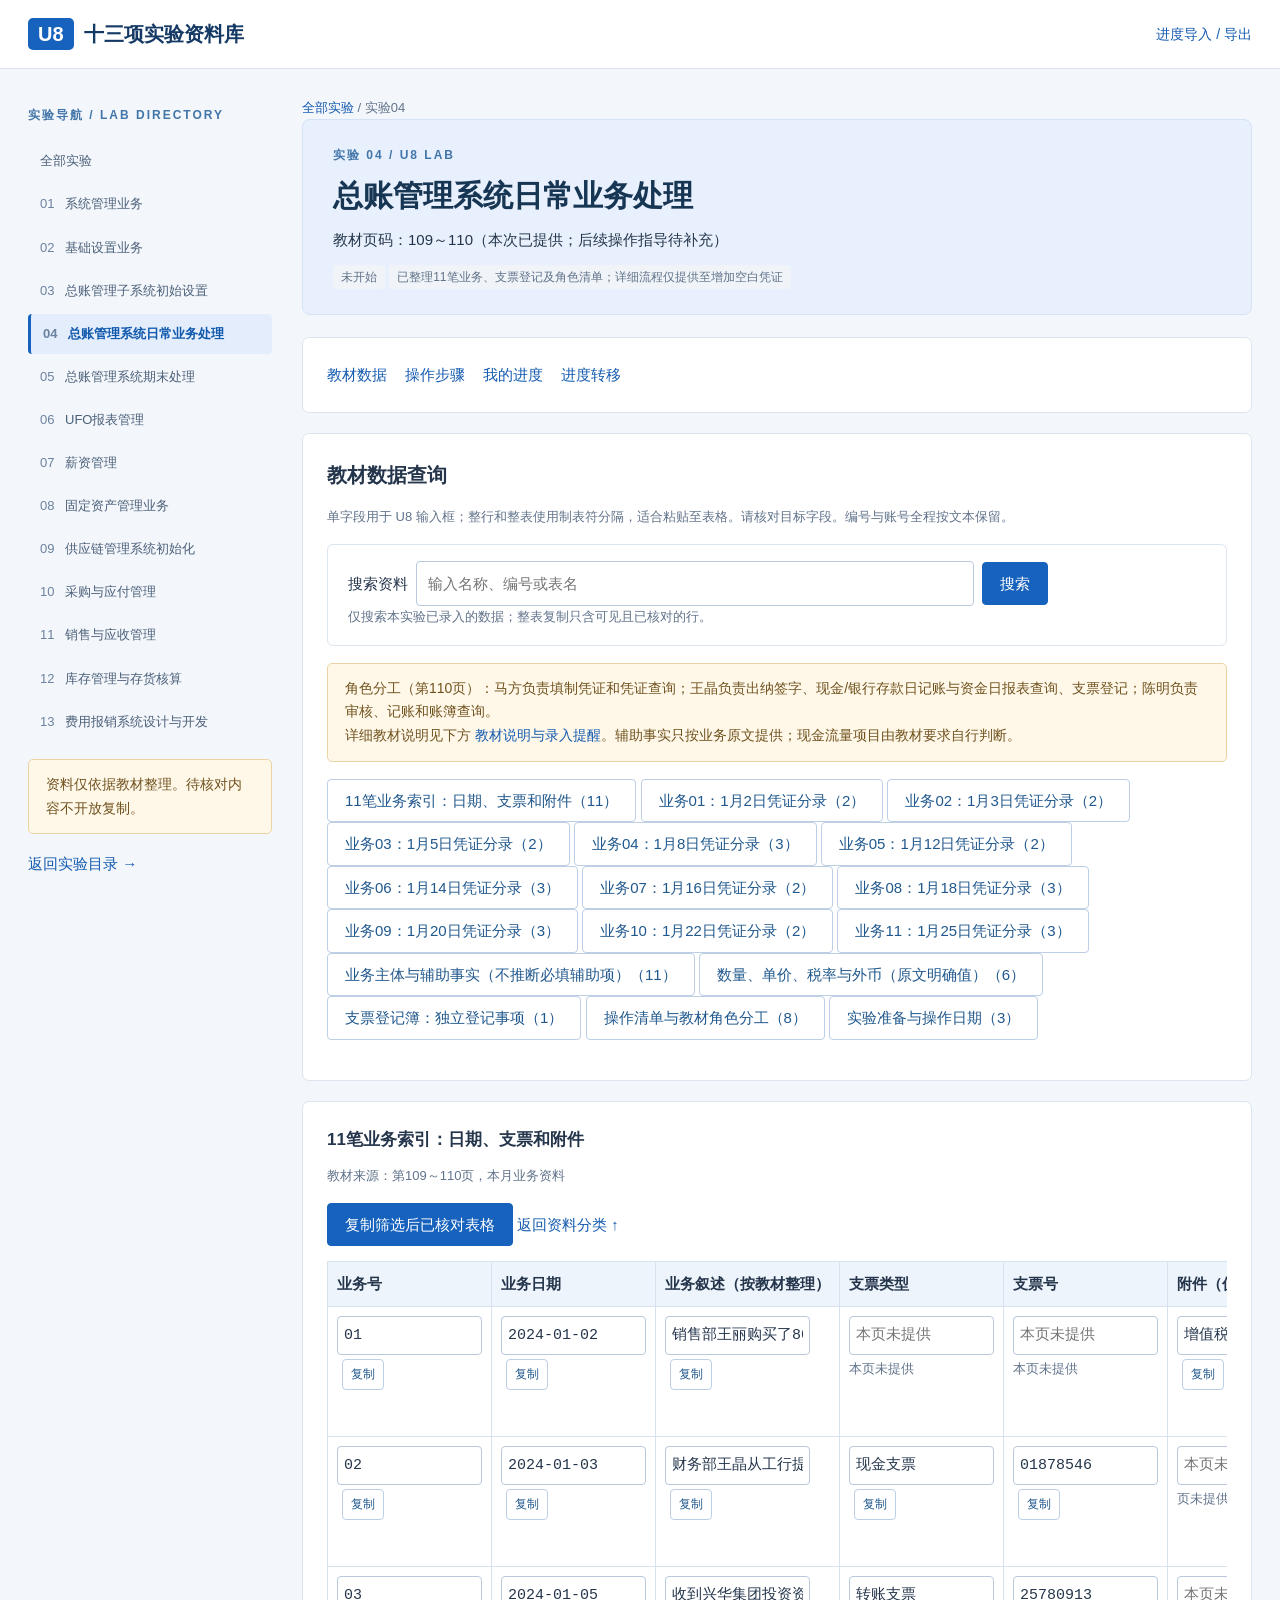
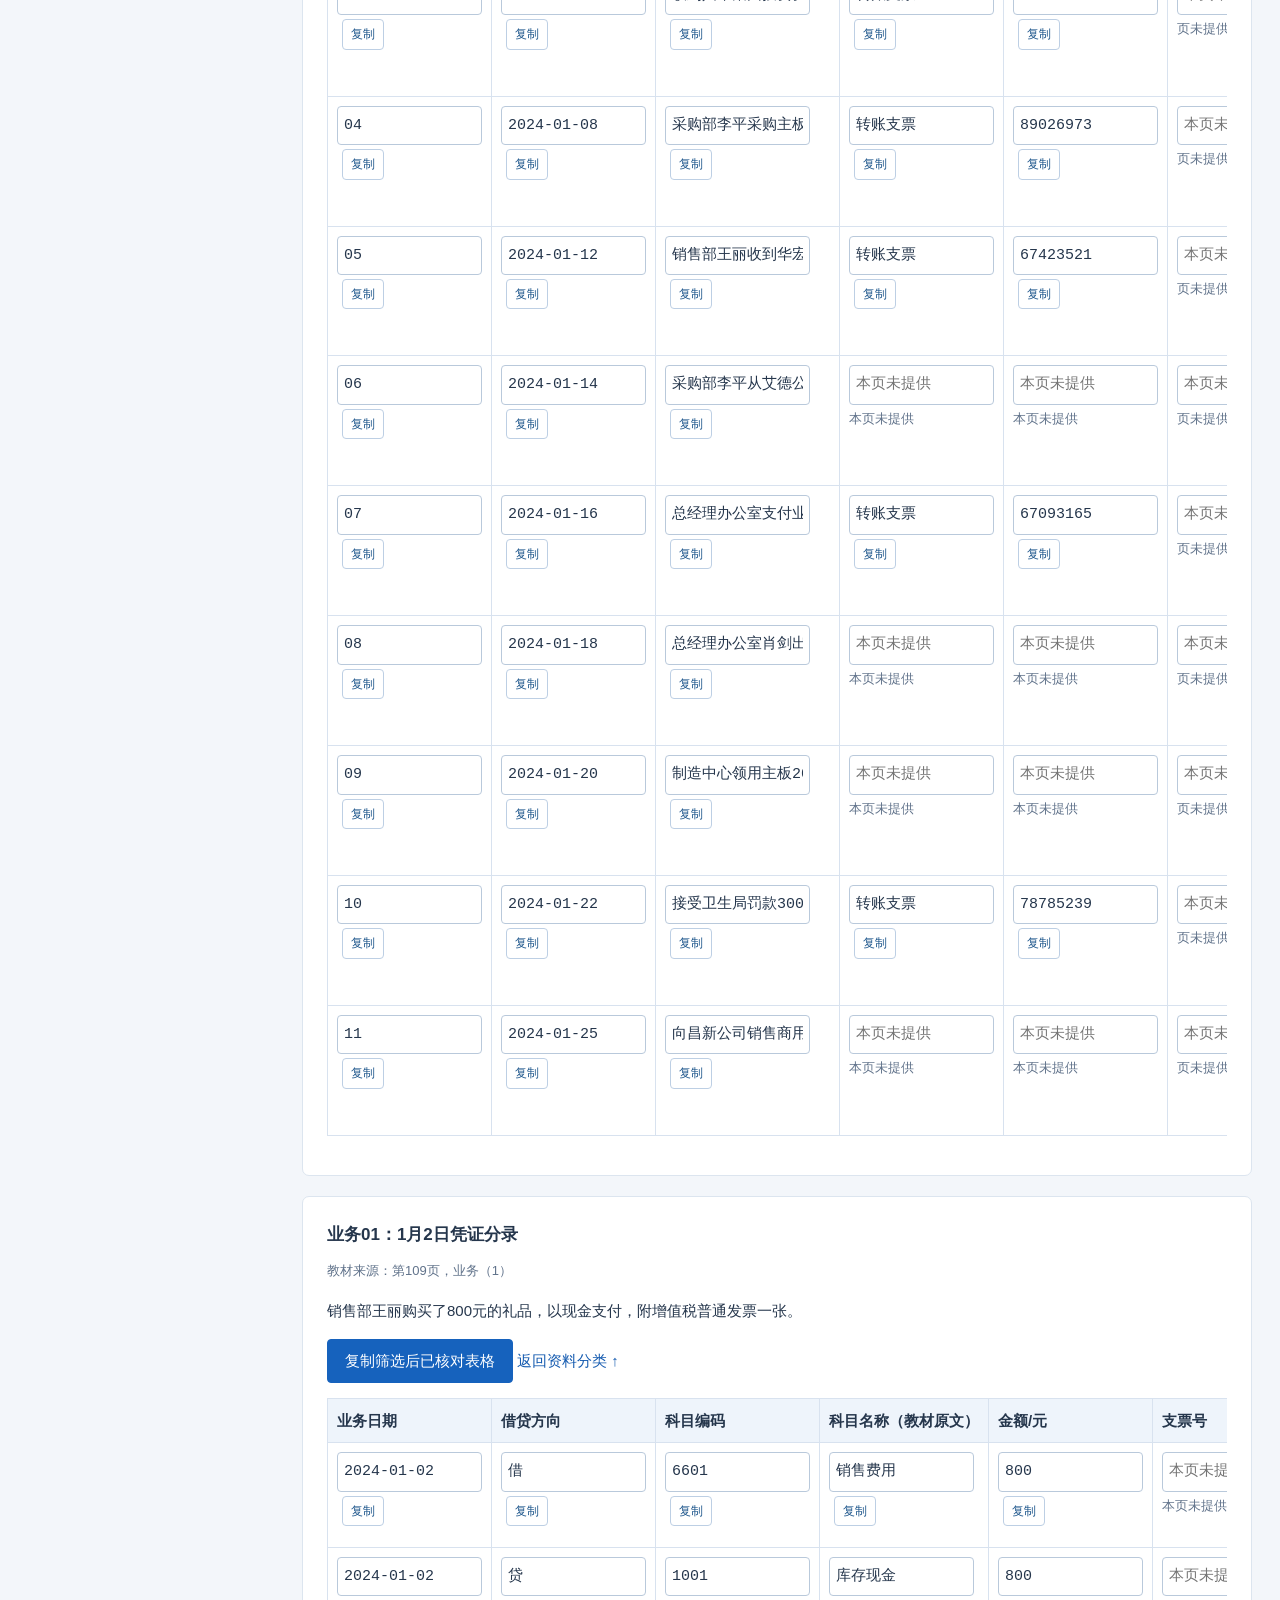
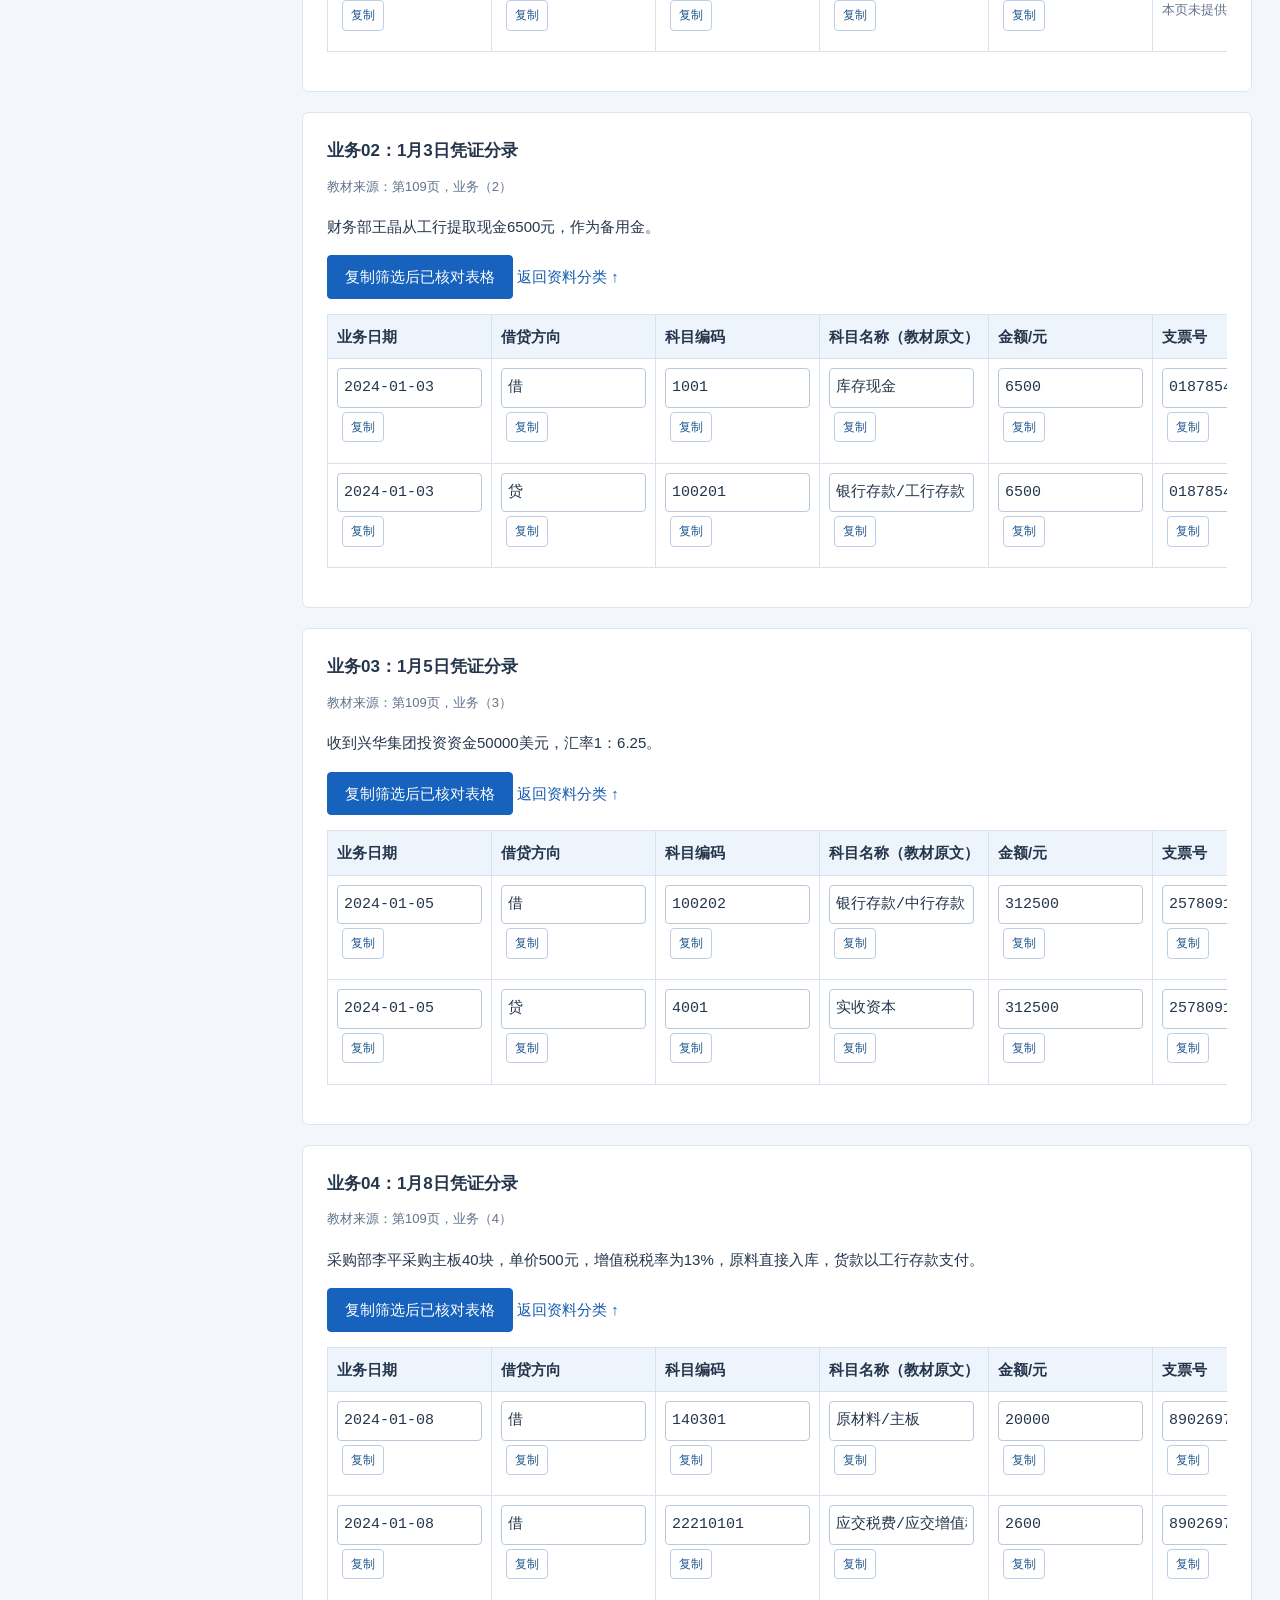
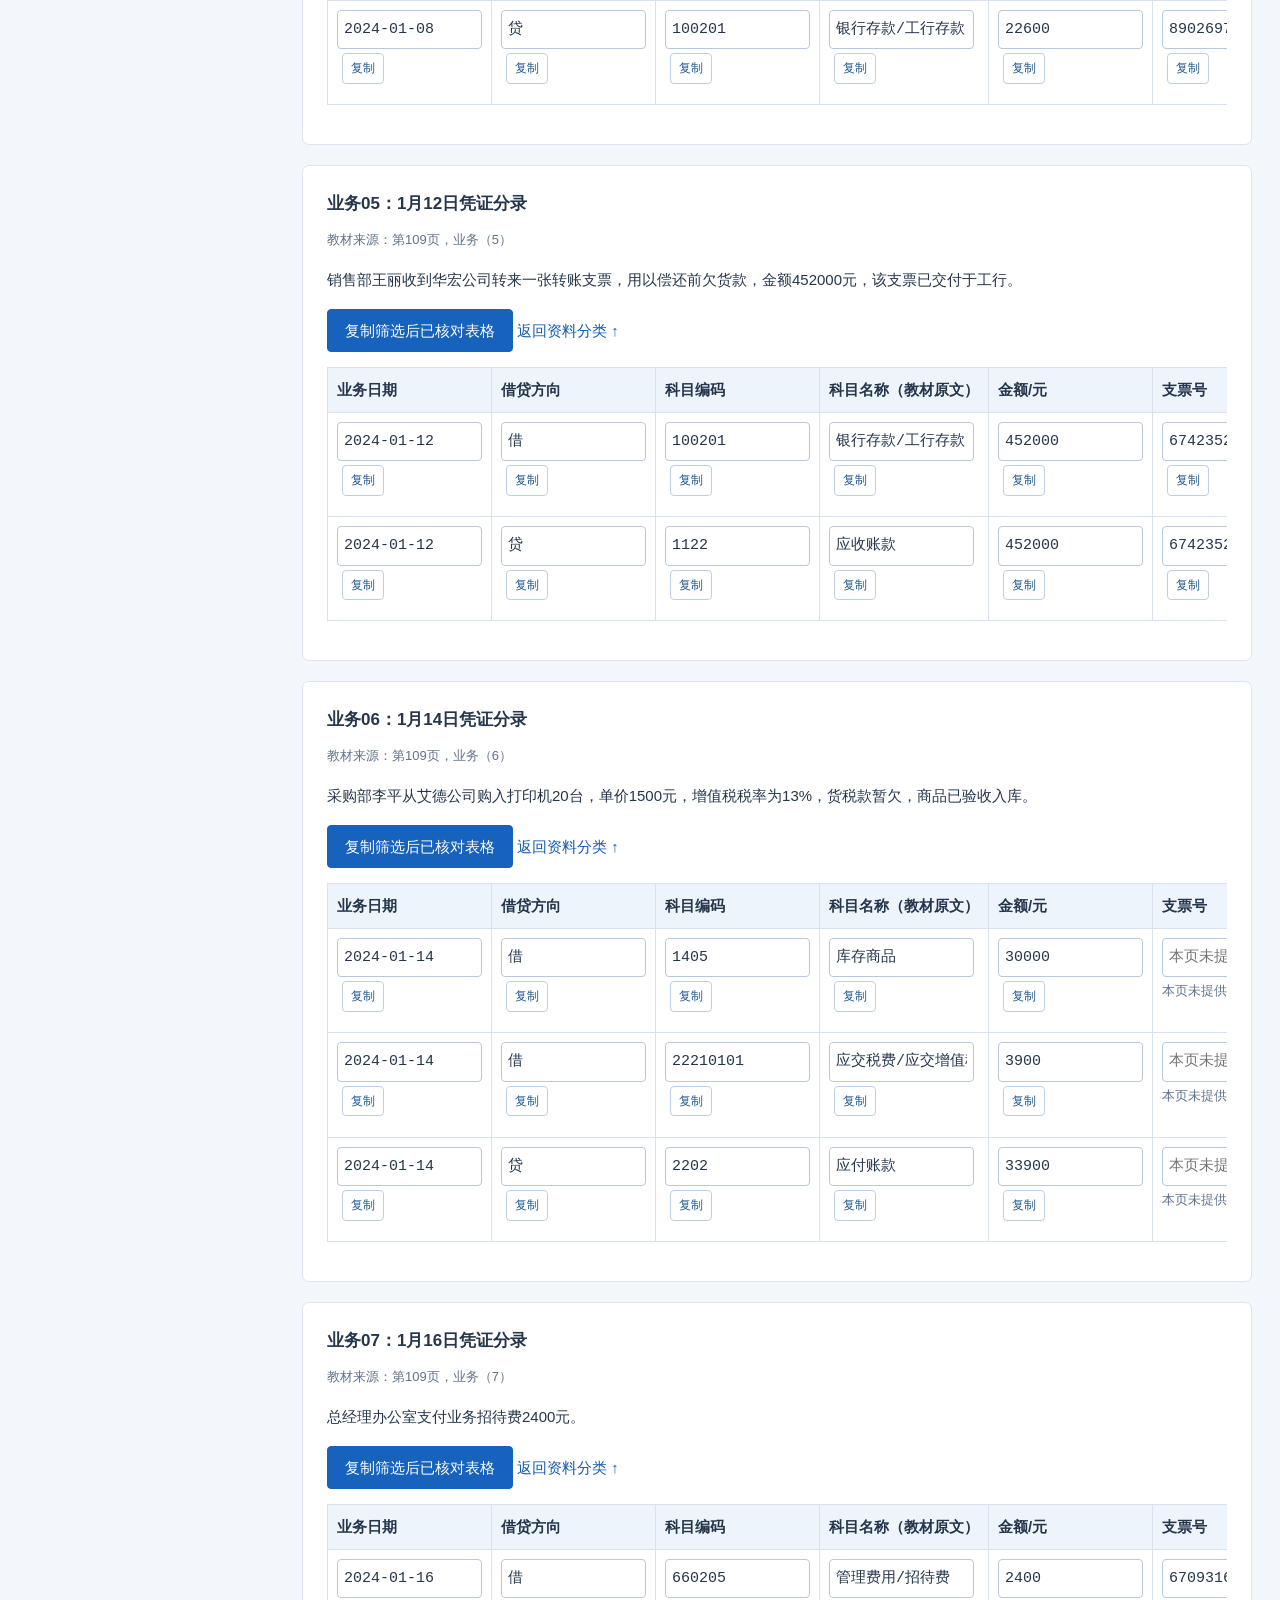
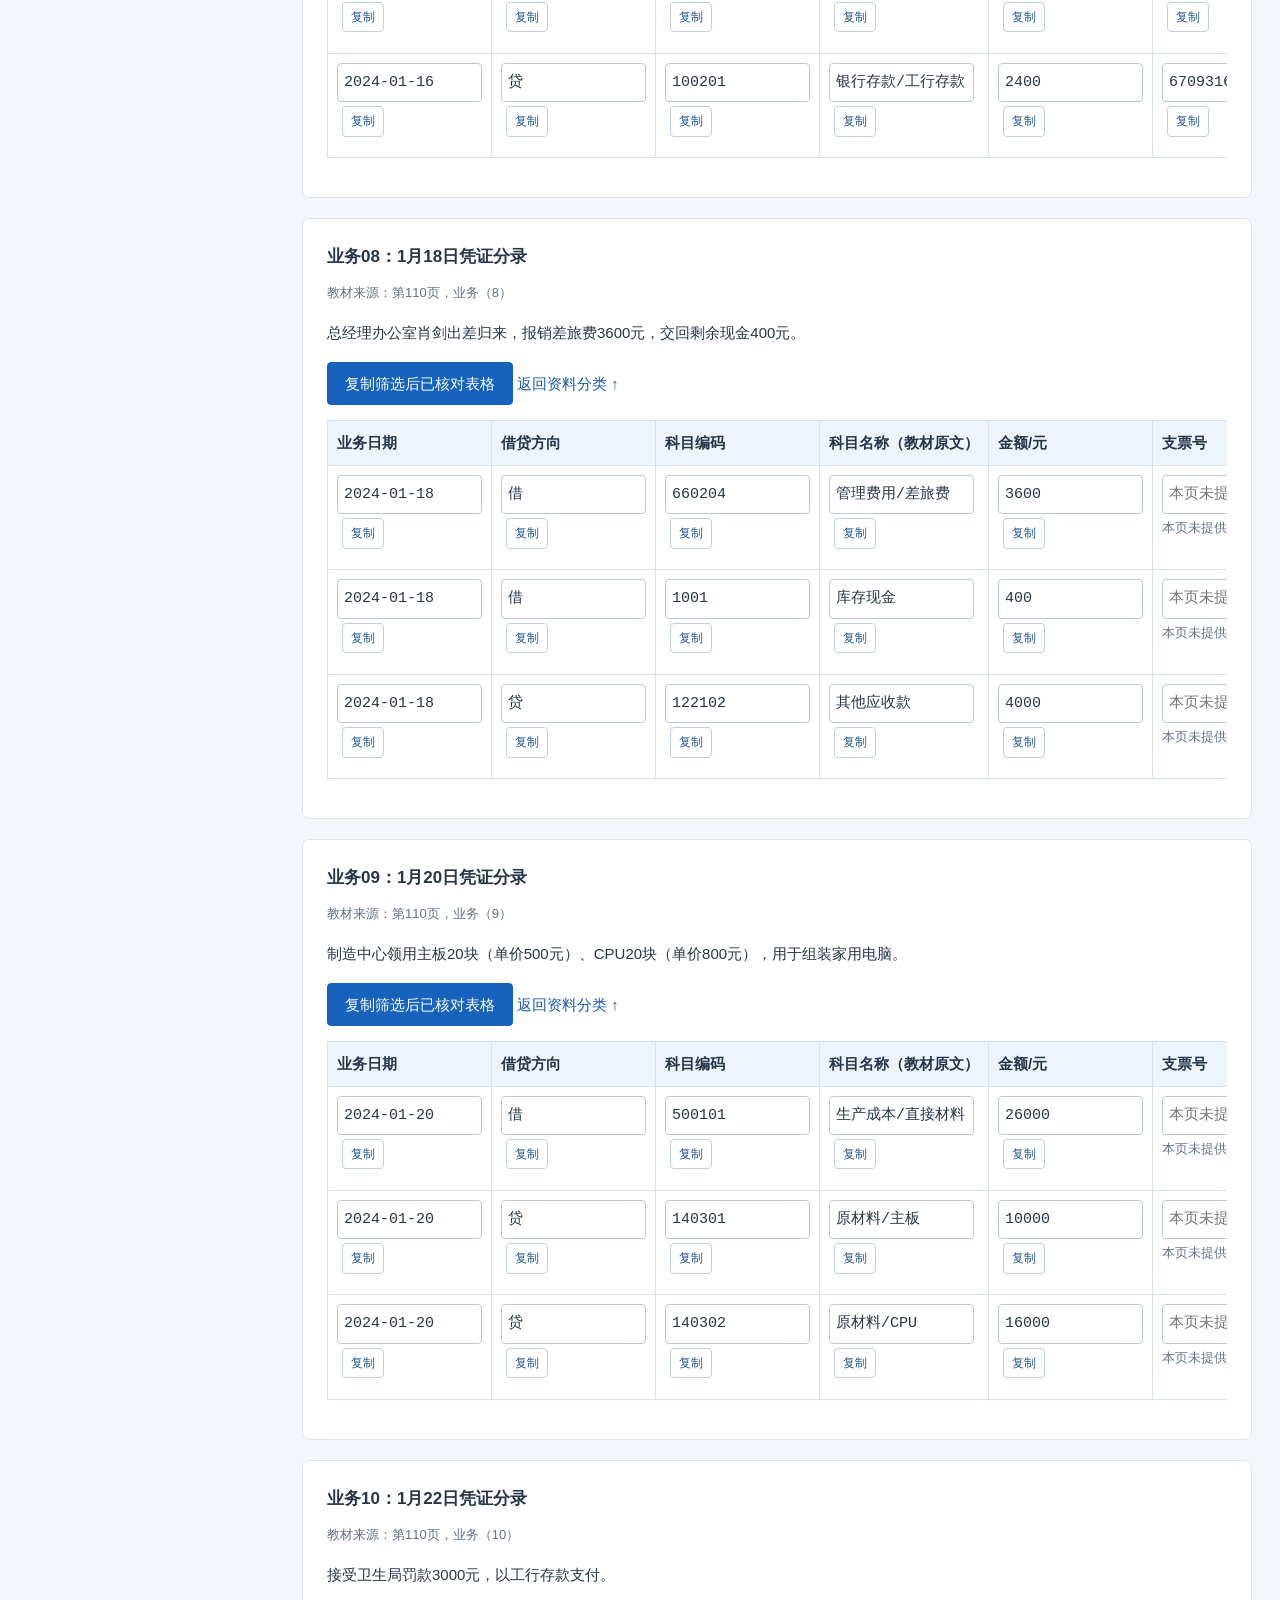
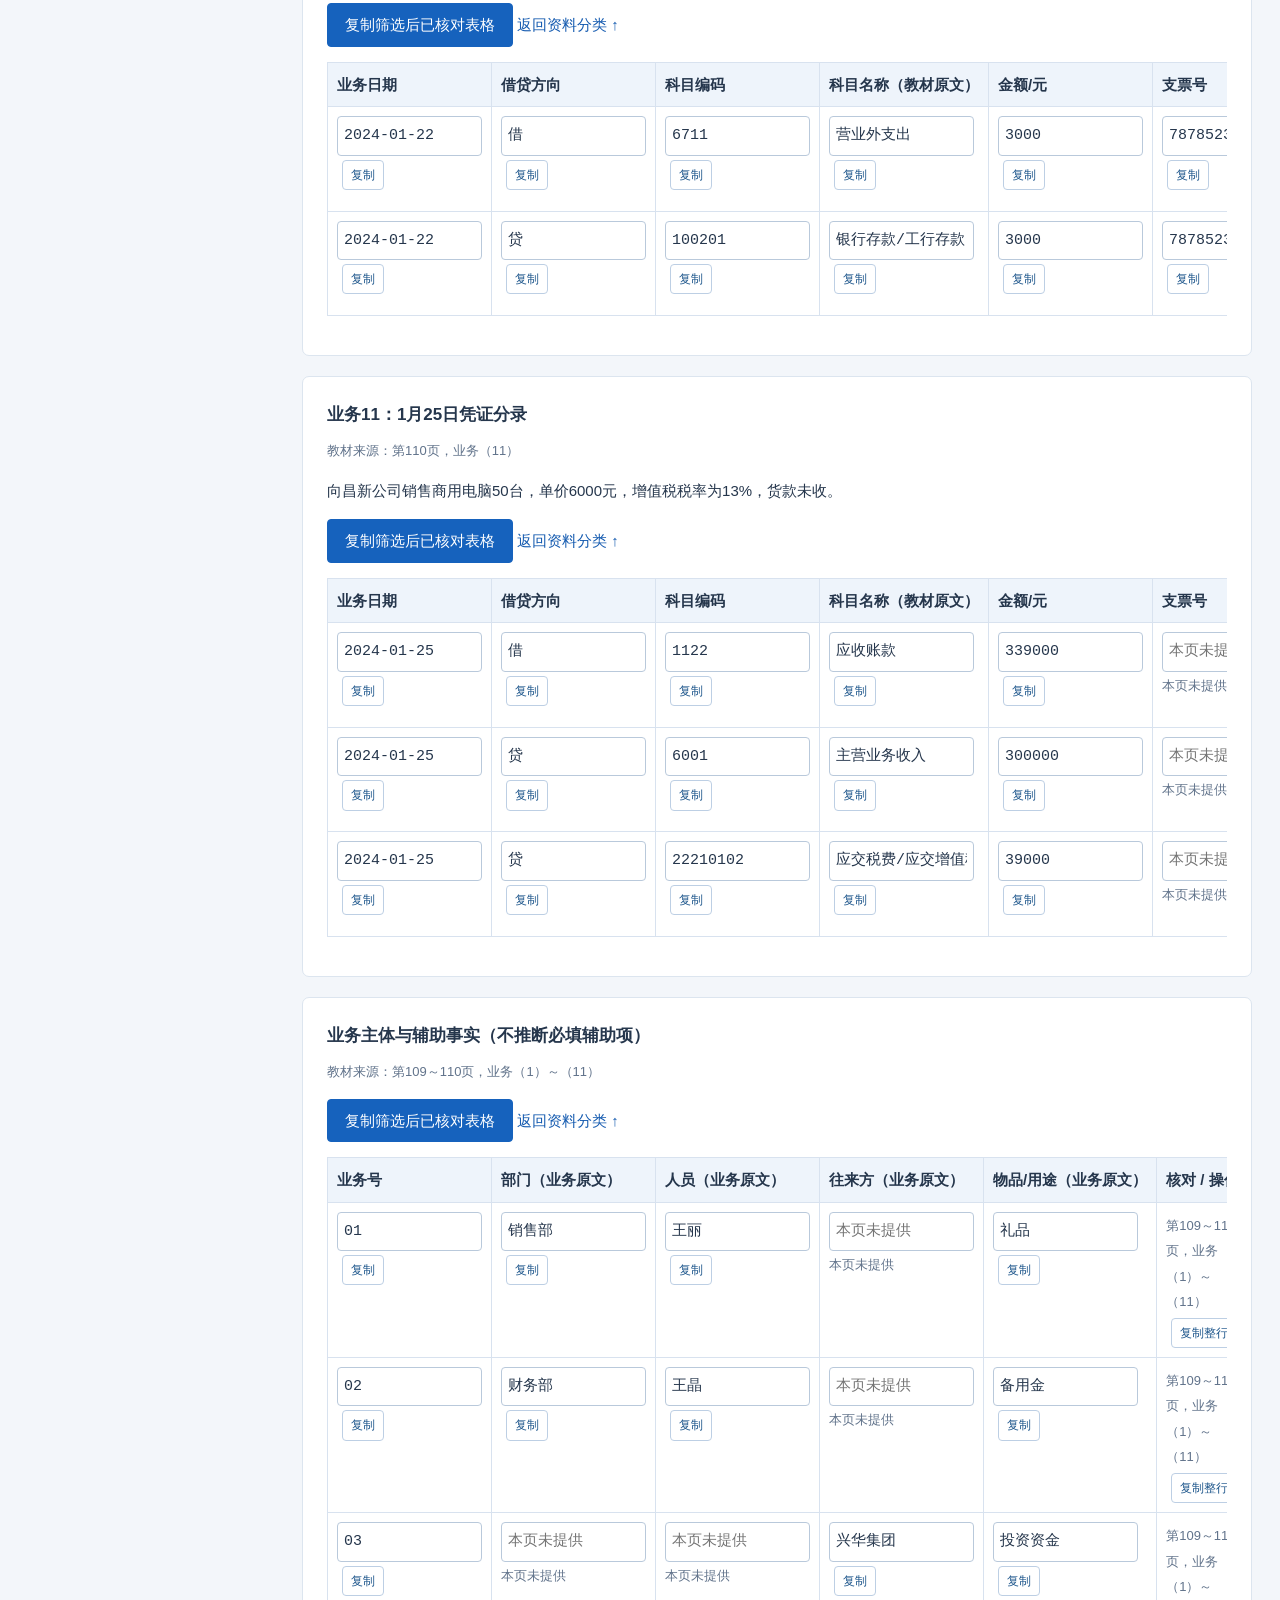
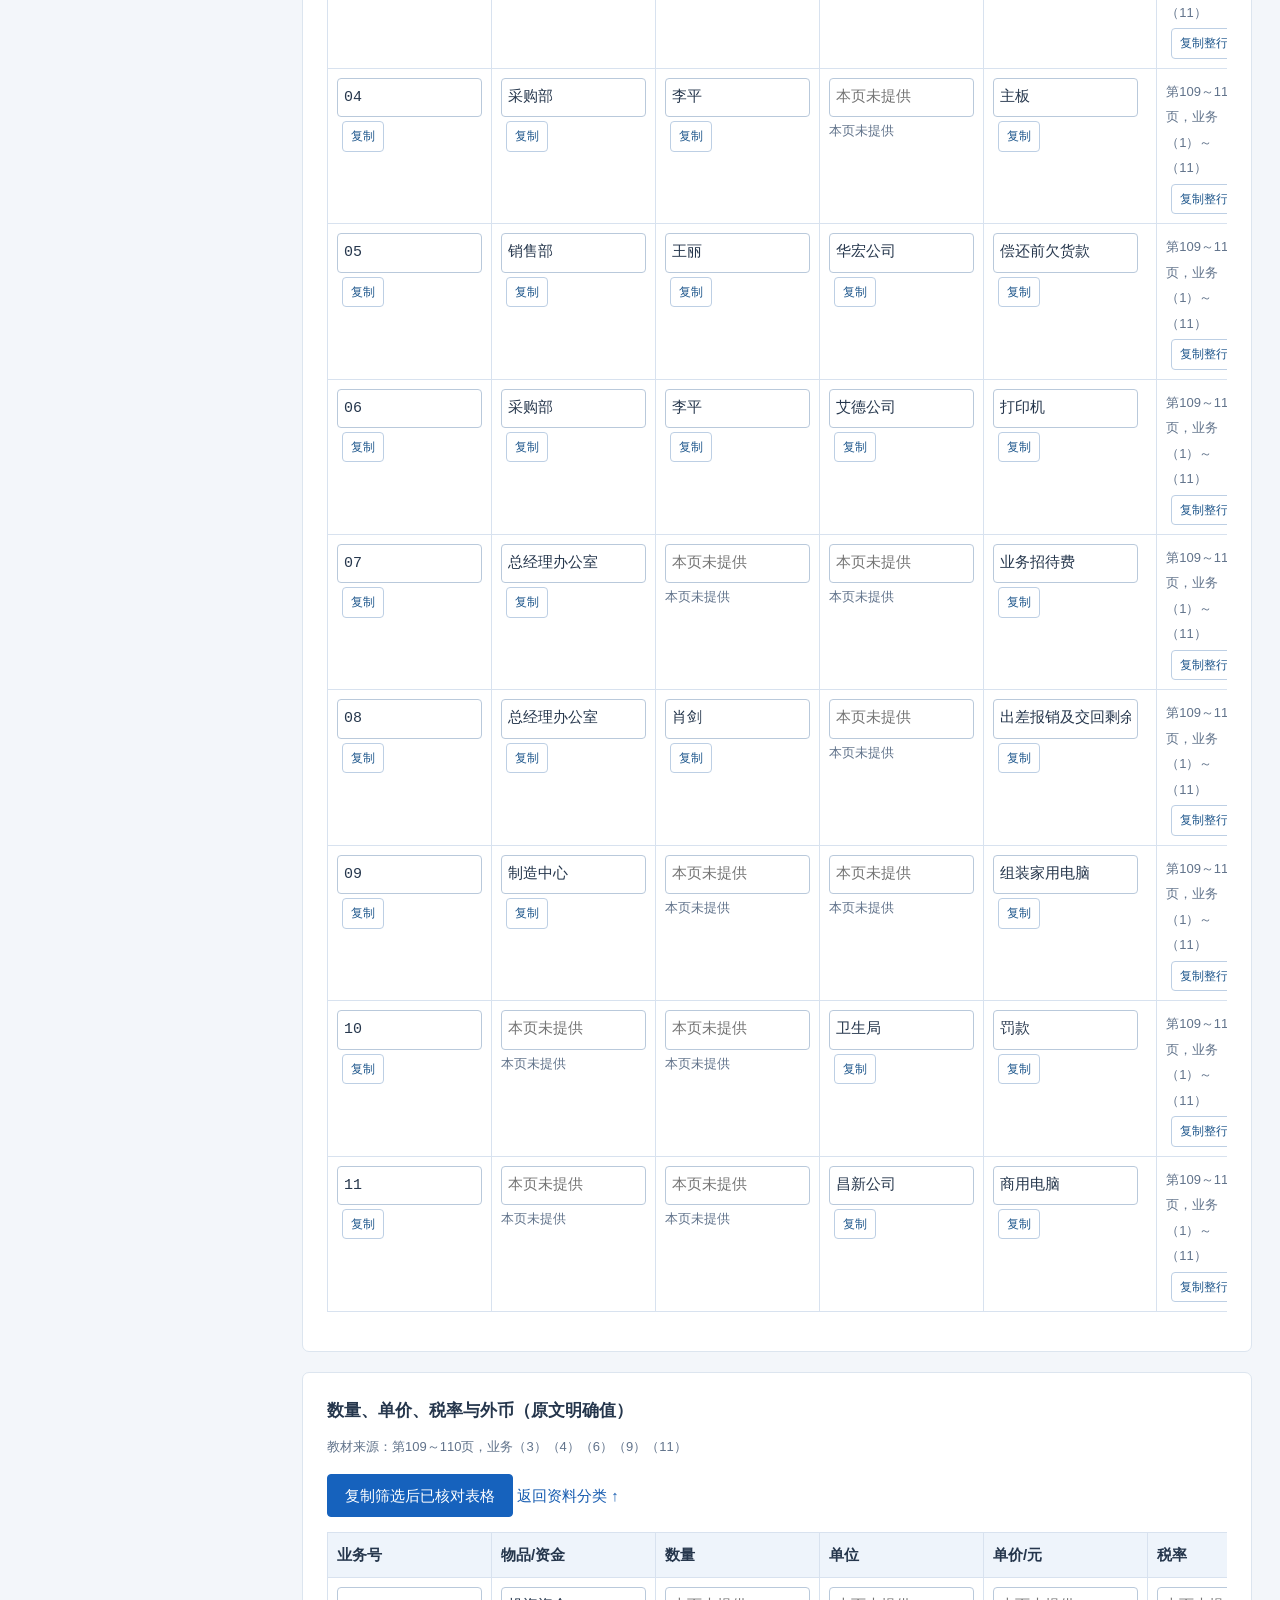
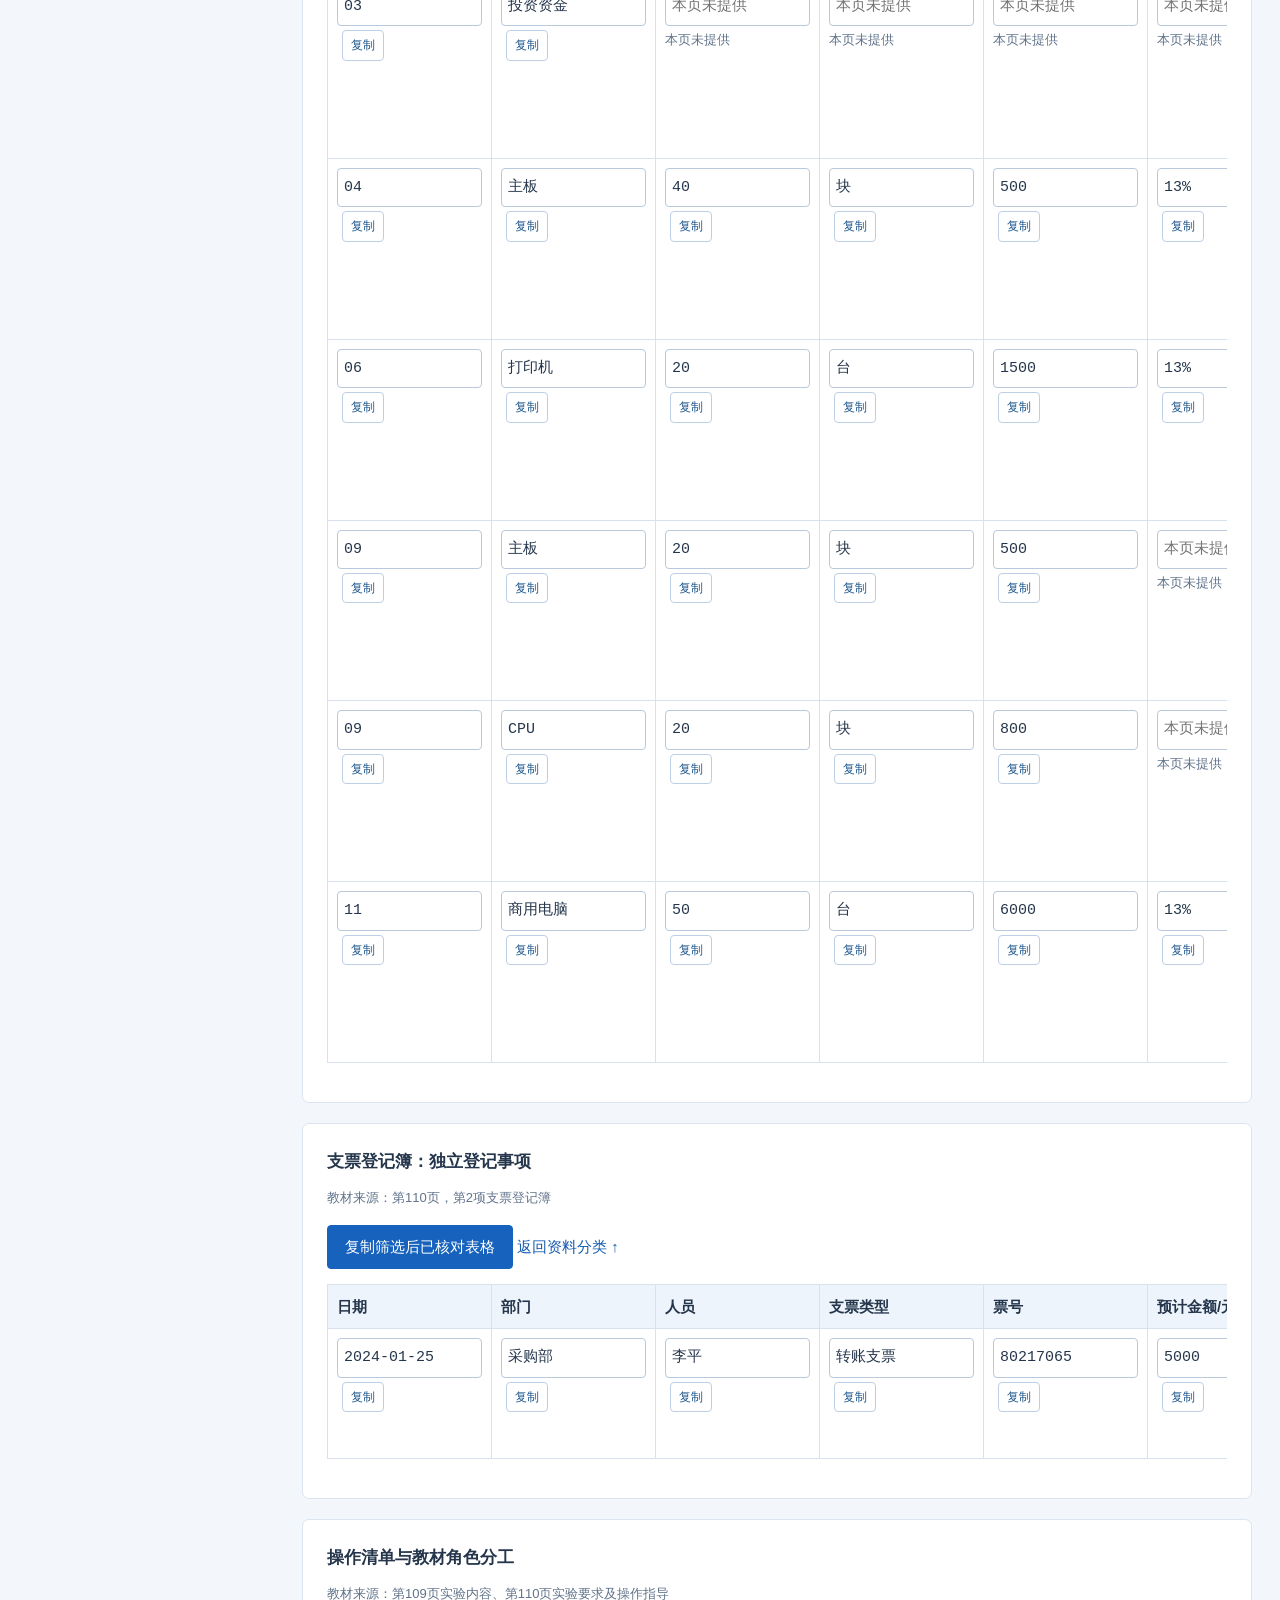
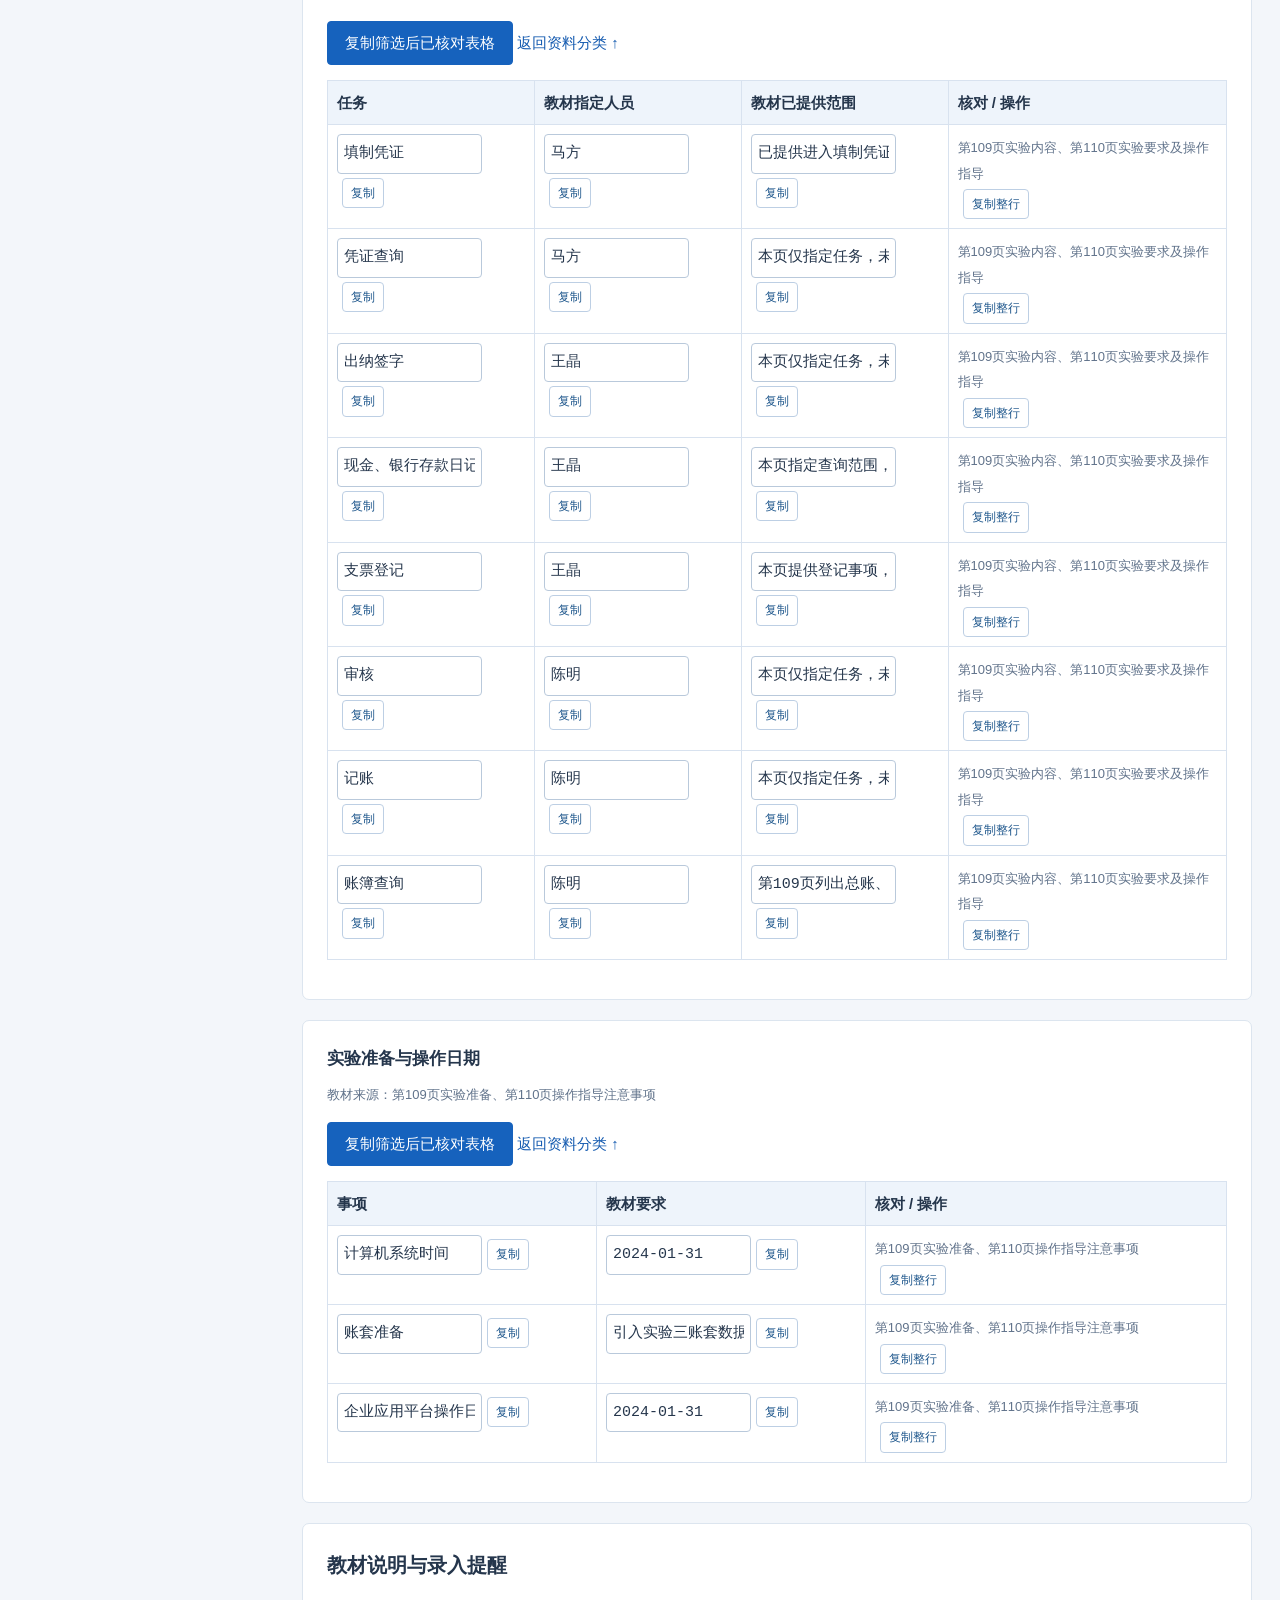
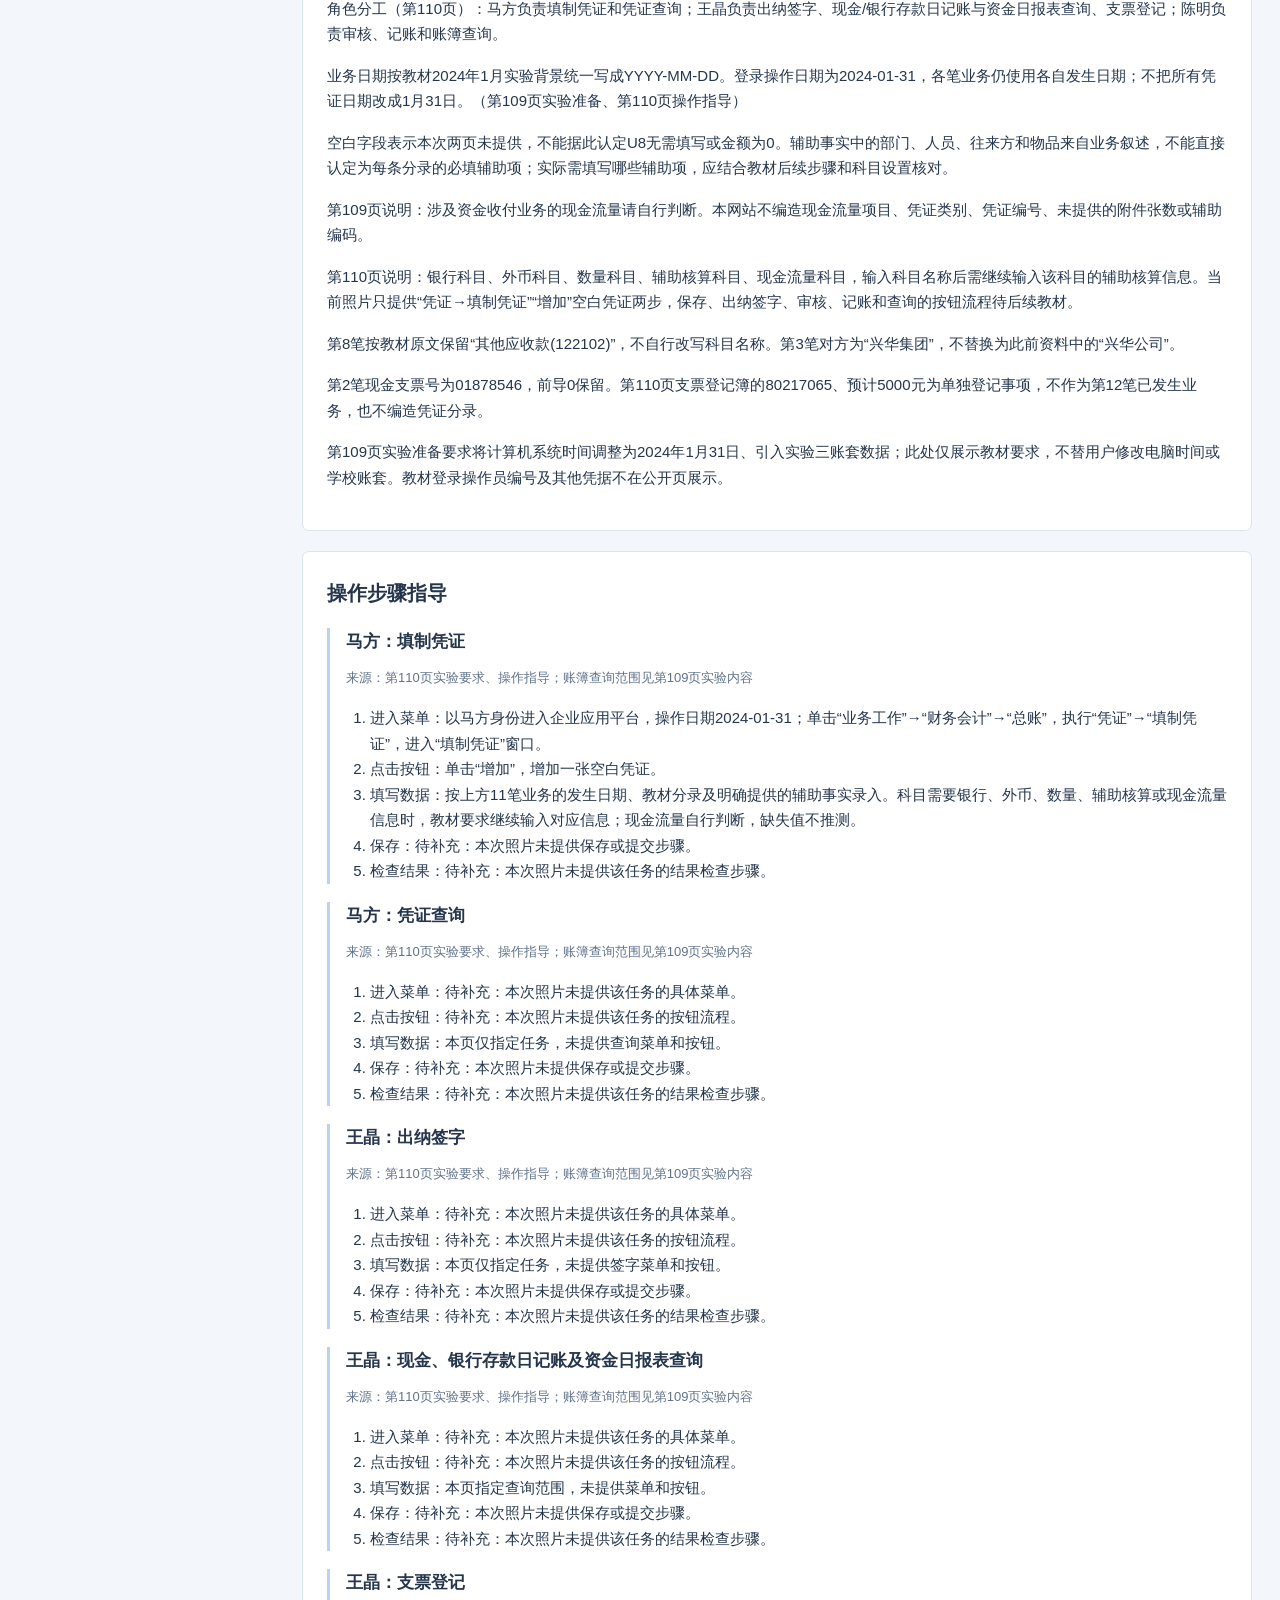
<file: labs/04.html>
<!DOCTYPE html>
<html lang="zh-CN"><head><meta charset="utf-8"><meta http-equiv="X-UA-Compatible" content="IE=edge"><meta name="viewport" content="width=device-width, initial-scale=1"><meta name="description" content="用友U8十三项实验资料库，教材数据查询、字段复制与进度备份。"><title>总账管理系统日常业务处理 · 用友U8十三项实验资料库</title><link rel="stylesheet" href="../assets/style.css"></head>
<body data-lab="04"><div class="top"><a class="brand" href="../index.html"><span class="brand-mark">U8</span>十三项实验资料库</a><a class="top-link" href="#transfer">进度导入 / 导出</a><div class="clear"></div></div>
<div class="shell"><div class="sidebar"><p class="eyebrow">实验导航 / LAB DIRECTORY</p><ul class="nav"><li><a href="../index.html">全部实验</a></li><li><a href="01.html"><span class="nav-num">01</span>系统管理业务</a></li><li><a href="02.html"><span class="nav-num">02</span>基础设置业务</a></li><li><a href="03.html"><span class="nav-num">03</span>总账管理子系统初始设置</a></li><li><a href="04.html" class="active"><span class="nav-num">04</span>总账管理系统日常业务处理</a></li><li><a href="05.html"><span class="nav-num">05</span>总账管理系统期末处理</a></li><li><a href="06.html"><span class="nav-num">06</span>UFO报表管理</a></li><li><a href="07.html"><span class="nav-num">07</span>薪资管理</a></li><li><a href="08.html"><span class="nav-num">08</span>固定资产管理业务</a></li><li><a href="09.html"><span class="nav-num">09</span>供应链管理系统初始化</a></li><li><a href="10.html"><span class="nav-num">10</span>采购与应付管理</a></li><li><a href="11.html"><span class="nav-num">11</span>销售与应收管理</a></li><li><a href="12.html"><span class="nav-num">12</span>库存管理与存货核算</a></li><li><a href="13.html"><span class="nav-num">13</span>费用报销系统设计与开发</a></li></ul><div class="notice">资料仅依据教材整理。待核对内容不开放复制。</div><a href="../index.html">返回实验目录 →</a></div><div class="main">
<noscript><div class="notice">JavaScript 已禁用：可浏览目录、教材数据和步骤；可选中文字按 Ctrl+C。搜索、按钮复制与进度管理需要启用 JavaScript。</div></noscript>
<div class="muted"><a href="../index.html">全部实验</a> / 实验04</div><div class="hero"><div class="eyebrow">实验 04 / U8 LAB</div><h1>总账管理系统日常业务处理</h1><p>教材页码：109～110（本次已提供；后续操作指导待补充）</p><span class="tag" data-progress="04">未开始</span> <span class="tag">已整理11笔业务、支票登记及角色清单；详细流程仅提供至增加空白凭证</span></div>
<div class="panel anchor-nav"><a href="#data">教材数据</a><a href="#steps">操作步骤</a><a href="#progress">我的进度</a><a href="#transfer">进度转移</a></div>
<div class="panel" id="data"><h2>教材数据查询</h2><p class="muted">单字段用于 U8 输入框；整行和整表使用制表符分隔，适合粘贴至表格。请核对目标字段。编号与账号全程按文本保留。</p><div class="search"><label for="search">搜索资料</label><input id="search" type="text" placeholder="输入名称、编号或表名"><button id="search-button" type="button">搜索</button><div class="muted" id="search-result">仅搜索本实验已录入的数据；整表复制只含可见且已核对的行。</div></div><div class="notice">角色分工（第110页）：马方负责填制凭证和凭证查询；王晶负责出纳签字、现金/银行存款日记账与资金日报表查询、支票登记；陈明负责审核、记账和账簿查询。<br>详细教材说明见下方 <a href="#textbook-notes">教材说明与录入提醒</a>。辅助事实只按业务原文提供；现金流量项目由教材要求自行判断。</div><div class="categories"><a class="button secondary" href="#section-lab04-business-index">11笔业务索引：日期、支票和附件（11）</a> <a class="button secondary" href="#section-lab04-voucher-01">业务01：1月2日凭证分录（2）</a> <a class="button secondary" href="#section-lab04-voucher-02">业务02：1月3日凭证分录（2）</a> <a class="button secondary" href="#section-lab04-voucher-03">业务03：1月5日凭证分录（2）</a> <a class="button secondary" href="#section-lab04-voucher-04">业务04：1月8日凭证分录（3）</a> <a class="button secondary" href="#section-lab04-voucher-05">业务05：1月12日凭证分录（2）</a> <a class="button secondary" href="#section-lab04-voucher-06">业务06：1月14日凭证分录（3）</a> <a class="button secondary" href="#section-lab04-voucher-07">业务07：1月16日凭证分录（2）</a> <a class="button secondary" href="#section-lab04-voucher-08">业务08：1月18日凭证分录（3）</a> <a class="button secondary" href="#section-lab04-voucher-09">业务09：1月20日凭证分录（3）</a> <a class="button secondary" href="#section-lab04-voucher-10">业务10：1月22日凭证分录（2）</a> <a class="button secondary" href="#section-lab04-voucher-11">业务11：1月25日凭证分录（3）</a> <a class="button secondary" href="#section-lab04-aux-facts">业务主体与辅助事实（不推断必填辅助项）（11）</a> <a class="button secondary" href="#section-lab04-quantity-currency">数量、单价、税率与外币（原文明确值）（6）</a> <a class="button secondary" href="#section-lab04-cheque-register">支票登记簿：独立登记事项（1）</a> <a class="button secondary" href="#section-lab04-role-checklist">操作清单与教材角色分工（8）</a> <a class="button secondary" href="#section-lab04-preparation">实验准备与操作日期（3）</a> </div></div><div class="panel" id="section-lab04-business-index"><h3>11笔业务索引：日期、支票和附件</h3><p class="muted">教材来源：第109～110页，本月业务资料</p><button type="button" data-copy="table" data-target="lab04-business-index">复制筛选后已核对表格</button> <a href="#data">返回资料分类 ↑</a><div class="table-scroll"><table class="data" id="lab04-business-index"><thead><tr><th scope="col" data-label="业务号">业务号</th><th scope="col" data-label="业务日期">业务日期</th><th scope="col" data-label="业务叙述（按教材整理）">业务叙述（按教材整理）</th><th scope="col" data-label="支票类型">支票类型</th><th scope="col" data-label="支票号">支票号</th><th scope="col" data-label="附件（仅本页明确提供）">附件（仅本页明确提供）</th><th scope="col">核对 / 操作</th></tr></thead><tbody><tr id="lab04-business-index-r0" data-search="11笔业务索引：日期、支票和附件 01 2024-01-02 销售部王丽购买了800元的礼品，以现金支付，附增值税普通发票一张。   增值税普通发票一张"><td><input class="field" id="lab04-business-index-r0-c0" data-field="1" type="text" readonly="readonly" aria-label="业务号" placeholder="本页未提供" value="01"><button class="copy-field secondary" type="button" data-copy="field" data-target="lab04-business-index-r0-c0">复制</button></td><td><input class="field" id="lab04-business-index-r0-c1" data-field="1" type="text" readonly="readonly" aria-label="业务日期" placeholder="本页未提供" value="2024-01-02"><button class="copy-field secondary" type="button" data-copy="field" data-target="lab04-business-index-r0-c1">复制</button></td><td><input class="field" id="lab04-business-index-r0-c2" data-field="1" type="text" readonly="readonly" aria-label="业务叙述（按教材整理）" placeholder="本页未提供" value="销售部王丽购买了800元的礼品，以现金支付，附增值税普通发票一张。"><button class="copy-field secondary" type="button" data-copy="field" data-target="lab04-business-index-r0-c2">复制</button></td><td><input class="field" id="lab04-business-index-r0-c3" data-field="1" type="text" readonly="readonly" aria-label="支票类型" placeholder="本页未提供" value=""><span class="muted">本页未提供</span></td><td><input class="field" id="lab04-business-index-r0-c4" data-field="1" type="text" readonly="readonly" aria-label="支票号" placeholder="本页未提供" value=""><span class="muted">本页未提供</span></td><td><input class="field" id="lab04-business-index-r0-c5" data-field="1" type="text" readonly="readonly" aria-label="附件（仅本页明确提供）" placeholder="本页未提供" value="增值税普通发票一张"><button class="copy-field secondary" type="button" data-copy="field" data-target="lab04-business-index-r0-c5">复制</button></td><td><span class="muted">第109～110页，本月业务资料</span><br><button class="copy-field secondary" type="button" data-copy="row" data-target="lab04-business-index-r0">复制整行</button></td></tr><tr id="lab04-business-index-r1" data-search="11笔业务索引：日期、支票和附件 02 2024-01-03 财务部王晶从工行提取现金6500元，作为备用金。 现金支票 01878546 "><td><input class="field" id="lab04-business-index-r1-c0" data-field="1" type="text" readonly="readonly" aria-label="业务号" placeholder="本页未提供" value="02"><button class="copy-field secondary" type="button" data-copy="field" data-target="lab04-business-index-r1-c0">复制</button></td><td><input class="field" id="lab04-business-index-r1-c1" data-field="1" type="text" readonly="readonly" aria-label="业务日期" placeholder="本页未提供" value="2024-01-03"><button class="copy-field secondary" type="button" data-copy="field" data-target="lab04-business-index-r1-c1">复制</button></td><td><input class="field" id="lab04-business-index-r1-c2" data-field="1" type="text" readonly="readonly" aria-label="业务叙述（按教材整理）" placeholder="本页未提供" value="财务部王晶从工行提取现金6500元，作为备用金。"><button class="copy-field secondary" type="button" data-copy="field" data-target="lab04-business-index-r1-c2">复制</button></td><td><input class="field" id="lab04-business-index-r1-c3" data-field="1" type="text" readonly="readonly" aria-label="支票类型" placeholder="本页未提供" value="现金支票"><button class="copy-field secondary" type="button" data-copy="field" data-target="lab04-business-index-r1-c3">复制</button></td><td><input class="field" id="lab04-business-index-r1-c4" data-field="1" type="text" readonly="readonly" aria-label="支票号" placeholder="本页未提供" value="01878546"><button class="copy-field secondary" type="button" data-copy="field" data-target="lab04-business-index-r1-c4">复制</button></td><td><input class="field" id="lab04-business-index-r1-c5" data-field="1" type="text" readonly="readonly" aria-label="附件（仅本页明确提供）" placeholder="本页未提供" value=""><span class="muted">本页未提供</span></td><td><span class="muted">第109～110页，本月业务资料</span><br><button class="copy-field secondary" type="button" data-copy="row" data-target="lab04-business-index-r1">复制整行</button></td></tr><tr id="lab04-business-index-r2" data-search="11笔业务索引：日期、支票和附件 03 2024-01-05 收到兴华集团投资资金50000美元，汇率1：6.25。 转账支票 25780913 "><td><input class="field" id="lab04-business-index-r2-c0" data-field="1" type="text" readonly="readonly" aria-label="业务号" placeholder="本页未提供" value="03"><button class="copy-field secondary" type="button" data-copy="field" data-target="lab04-business-index-r2-c0">复制</button></td><td><input class="field" id="lab04-business-index-r2-c1" data-field="1" type="text" readonly="readonly" aria-label="业务日期" placeholder="本页未提供" value="2024-01-05"><button class="copy-field secondary" type="button" data-copy="field" data-target="lab04-business-index-r2-c1">复制</button></td><td><input class="field" id="lab04-business-index-r2-c2" data-field="1" type="text" readonly="readonly" aria-label="业务叙述（按教材整理）" placeholder="本页未提供" value="收到兴华集团投资资金50000美元，汇率1：6.25。"><button class="copy-field secondary" type="button" data-copy="field" data-target="lab04-business-index-r2-c2">复制</button></td><td><input class="field" id="lab04-business-index-r2-c3" data-field="1" type="text" readonly="readonly" aria-label="支票类型" placeholder="本页未提供" value="转账支票"><button class="copy-field secondary" type="button" data-copy="field" data-target="lab04-business-index-r2-c3">复制</button></td><td><input class="field" id="lab04-business-index-r2-c4" data-field="1" type="text" readonly="readonly" aria-label="支票号" placeholder="本页未提供" value="25780913"><button class="copy-field secondary" type="button" data-copy="field" data-target="lab04-business-index-r2-c4">复制</button></td><td><input class="field" id="lab04-business-index-r2-c5" data-field="1" type="text" readonly="readonly" aria-label="附件（仅本页明确提供）" placeholder="本页未提供" value=""><span class="muted">本页未提供</span></td><td><span class="muted">第109～110页，本月业务资料</span><br><button class="copy-field secondary" type="button" data-copy="row" data-target="lab04-business-index-r2">复制整行</button></td></tr><tr id="lab04-business-index-r3" data-search="11笔业务索引：日期、支票和附件 04 2024-01-08 采购部李平采购主板40块，单价500元，增值税税率为13%，原料直接入库，货款以工行存款支付。 转账支票 89026973 "><td><input class="field" id="lab04-business-index-r3-c0" data-field="1" type="text" readonly="readonly" aria-label="业务号" placeholder="本页未提供" value="04"><button class="copy-field secondary" type="button" data-copy="field" data-target="lab04-business-index-r3-c0">复制</button></td><td><input class="field" id="lab04-business-index-r3-c1" data-field="1" type="text" readonly="readonly" aria-label="业务日期" placeholder="本页未提供" value="2024-01-08"><button class="copy-field secondary" type="button" data-copy="field" data-target="lab04-business-index-r3-c1">复制</button></td><td><input class="field" id="lab04-business-index-r3-c2" data-field="1" type="text" readonly="readonly" aria-label="业务叙述（按教材整理）" placeholder="本页未提供" value="采购部李平采购主板40块，单价500元，增值税税率为13%，原料直接入库，货款以工行存款支付。"><button class="copy-field secondary" type="button" data-copy="field" data-target="lab04-business-index-r3-c2">复制</button></td><td><input class="field" id="lab04-business-index-r3-c3" data-field="1" type="text" readonly="readonly" aria-label="支票类型" placeholder="本页未提供" value="转账支票"><button class="copy-field secondary" type="button" data-copy="field" data-target="lab04-business-index-r3-c3">复制</button></td><td><input class="field" id="lab04-business-index-r3-c4" data-field="1" type="text" readonly="readonly" aria-label="支票号" placeholder="本页未提供" value="89026973"><button class="copy-field secondary" type="button" data-copy="field" data-target="lab04-business-index-r3-c4">复制</button></td><td><input class="field" id="lab04-business-index-r3-c5" data-field="1" type="text" readonly="readonly" aria-label="附件（仅本页明确提供）" placeholder="本页未提供" value=""><span class="muted">本页未提供</span></td><td><span class="muted">第109～110页，本月业务资料</span><br><button class="copy-field secondary" type="button" data-copy="row" data-target="lab04-business-index-r3">复制整行</button></td></tr><tr id="lab04-business-index-r4" data-search="11笔业务索引：日期、支票和附件 05 2024-01-12 销售部王丽收到华宏公司转来一张转账支票，用以偿还前欠货款，金额452000元，该支票已交付于工行。 转账支票 67423521 "><td><input class="field" id="lab04-business-index-r4-c0" data-field="1" type="text" readonly="readonly" aria-label="业务号" placeholder="本页未提供" value="05"><button class="copy-field secondary" type="button" data-copy="field" data-target="lab04-business-index-r4-c0">复制</button></td><td><input class="field" id="lab04-business-index-r4-c1" data-field="1" type="text" readonly="readonly" aria-label="业务日期" placeholder="本页未提供" value="2024-01-12"><button class="copy-field secondary" type="button" data-copy="field" data-target="lab04-business-index-r4-c1">复制</button></td><td><input class="field" id="lab04-business-index-r4-c2" data-field="1" type="text" readonly="readonly" aria-label="业务叙述（按教材整理）" placeholder="本页未提供" value="销售部王丽收到华宏公司转来一张转账支票，用以偿还前欠货款，金额452000元，该支票已交付于工行。"><button class="copy-field secondary" type="button" data-copy="field" data-target="lab04-business-index-r4-c2">复制</button></td><td><input class="field" id="lab04-business-index-r4-c3" data-field="1" type="text" readonly="readonly" aria-label="支票类型" placeholder="本页未提供" value="转账支票"><button class="copy-field secondary" type="button" data-copy="field" data-target="lab04-business-index-r4-c3">复制</button></td><td><input class="field" id="lab04-business-index-r4-c4" data-field="1" type="text" readonly="readonly" aria-label="支票号" placeholder="本页未提供" value="67423521"><button class="copy-field secondary" type="button" data-copy="field" data-target="lab04-business-index-r4-c4">复制</button></td><td><input class="field" id="lab04-business-index-r4-c5" data-field="1" type="text" readonly="readonly" aria-label="附件（仅本页明确提供）" placeholder="本页未提供" value=""><span class="muted">本页未提供</span></td><td><span class="muted">第109～110页，本月业务资料</span><br><button class="copy-field secondary" type="button" data-copy="row" data-target="lab04-business-index-r4">复制整行</button></td></tr><tr id="lab04-business-index-r5" data-search="11笔业务索引：日期、支票和附件 06 2024-01-14 采购部李平从艾德公司购入打印机20台，单价1500元，增值税税率为13%，货税款暂欠，商品已验收入库。   "><td><input class="field" id="lab04-business-index-r5-c0" data-field="1" type="text" readonly="readonly" aria-label="业务号" placeholder="本页未提供" value="06"><button class="copy-field secondary" type="button" data-copy="field" data-target="lab04-business-index-r5-c0">复制</button></td><td><input class="field" id="lab04-business-index-r5-c1" data-field="1" type="text" readonly="readonly" aria-label="业务日期" placeholder="本页未提供" value="2024-01-14"><button class="copy-field secondary" type="button" data-copy="field" data-target="lab04-business-index-r5-c1">复制</button></td><td><input class="field" id="lab04-business-index-r5-c2" data-field="1" type="text" readonly="readonly" aria-label="业务叙述（按教材整理）" placeholder="本页未提供" value="采购部李平从艾德公司购入打印机20台，单价1500元，增值税税率为13%，货税款暂欠，商品已验收入库。"><button class="copy-field secondary" type="button" data-copy="field" data-target="lab04-business-index-r5-c2">复制</button></td><td><input class="field" id="lab04-business-index-r5-c3" data-field="1" type="text" readonly="readonly" aria-label="支票类型" placeholder="本页未提供" value=""><span class="muted">本页未提供</span></td><td><input class="field" id="lab04-business-index-r5-c4" data-field="1" type="text" readonly="readonly" aria-label="支票号" placeholder="本页未提供" value=""><span class="muted">本页未提供</span></td><td><input class="field" id="lab04-business-index-r5-c5" data-field="1" type="text" readonly="readonly" aria-label="附件（仅本页明确提供）" placeholder="本页未提供" value=""><span class="muted">本页未提供</span></td><td><span class="muted">第109～110页，本月业务资料</span><br><button class="copy-field secondary" type="button" data-copy="row" data-target="lab04-business-index-r5">复制整行</button></td></tr><tr id="lab04-business-index-r6" data-search="11笔业务索引：日期、支票和附件 07 2024-01-16 总经理办公室支付业务招待费2400元。 转账支票 67093165 "><td><input class="field" id="lab04-business-index-r6-c0" data-field="1" type="text" readonly="readonly" aria-label="业务号" placeholder="本页未提供" value="07"><button class="copy-field secondary" type="button" data-copy="field" data-target="lab04-business-index-r6-c0">复制</button></td><td><input class="field" id="lab04-business-index-r6-c1" data-field="1" type="text" readonly="readonly" aria-label="业务日期" placeholder="本页未提供" value="2024-01-16"><button class="copy-field secondary" type="button" data-copy="field" data-target="lab04-business-index-r6-c1">复制</button></td><td><input class="field" id="lab04-business-index-r6-c2" data-field="1" type="text" readonly="readonly" aria-label="业务叙述（按教材整理）" placeholder="本页未提供" value="总经理办公室支付业务招待费2400元。"><button class="copy-field secondary" type="button" data-copy="field" data-target="lab04-business-index-r6-c2">复制</button></td><td><input class="field" id="lab04-business-index-r6-c3" data-field="1" type="text" readonly="readonly" aria-label="支票类型" placeholder="本页未提供" value="转账支票"><button class="copy-field secondary" type="button" data-copy="field" data-target="lab04-business-index-r6-c3">复制</button></td><td><input class="field" id="lab04-business-index-r6-c4" data-field="1" type="text" readonly="readonly" aria-label="支票号" placeholder="本页未提供" value="67093165"><button class="copy-field secondary" type="button" data-copy="field" data-target="lab04-business-index-r6-c4">复制</button></td><td><input class="field" id="lab04-business-index-r6-c5" data-field="1" type="text" readonly="readonly" aria-label="附件（仅本页明确提供）" placeholder="本页未提供" value=""><span class="muted">本页未提供</span></td><td><span class="muted">第109～110页，本月业务资料</span><br><button class="copy-field secondary" type="button" data-copy="row" data-target="lab04-business-index-r6">复制整行</button></td></tr><tr id="lab04-business-index-r7" data-search="11笔业务索引：日期、支票和附件 08 2024-01-18 总经理办公室肖剑出差归来，报销差旅费3600元，交回剩余现金400元。   "><td><input class="field" id="lab04-business-index-r7-c0" data-field="1" type="text" readonly="readonly" aria-label="业务号" placeholder="本页未提供" value="08"><button class="copy-field secondary" type="button" data-copy="field" data-target="lab04-business-index-r7-c0">复制</button></td><td><input class="field" id="lab04-business-index-r7-c1" data-field="1" type="text" readonly="readonly" aria-label="业务日期" placeholder="本页未提供" value="2024-01-18"><button class="copy-field secondary" type="button" data-copy="field" data-target="lab04-business-index-r7-c1">复制</button></td><td><input class="field" id="lab04-business-index-r7-c2" data-field="1" type="text" readonly="readonly" aria-label="业务叙述（按教材整理）" placeholder="本页未提供" value="总经理办公室肖剑出差归来，报销差旅费3600元，交回剩余现金400元。"><button class="copy-field secondary" type="button" data-copy="field" data-target="lab04-business-index-r7-c2">复制</button></td><td><input class="field" id="lab04-business-index-r7-c3" data-field="1" type="text" readonly="readonly" aria-label="支票类型" placeholder="本页未提供" value=""><span class="muted">本页未提供</span></td><td><input class="field" id="lab04-business-index-r7-c4" data-field="1" type="text" readonly="readonly" aria-label="支票号" placeholder="本页未提供" value=""><span class="muted">本页未提供</span></td><td><input class="field" id="lab04-business-index-r7-c5" data-field="1" type="text" readonly="readonly" aria-label="附件（仅本页明确提供）" placeholder="本页未提供" value=""><span class="muted">本页未提供</span></td><td><span class="muted">第109～110页，本月业务资料</span><br><button class="copy-field secondary" type="button" data-copy="row" data-target="lab04-business-index-r7">复制整行</button></td></tr><tr id="lab04-business-index-r8" data-search="11笔业务索引：日期、支票和附件 09 2024-01-20 制造中心领用主板20块（单价500元）、CPU20块（单价800元），用于组装家用电脑。   "><td><input class="field" id="lab04-business-index-r8-c0" data-field="1" type="text" readonly="readonly" aria-label="业务号" placeholder="本页未提供" value="09"><button class="copy-field secondary" type="button" data-copy="field" data-target="lab04-business-index-r8-c0">复制</button></td><td><input class="field" id="lab04-business-index-r8-c1" data-field="1" type="text" readonly="readonly" aria-label="业务日期" placeholder="本页未提供" value="2024-01-20"><button class="copy-field secondary" type="button" data-copy="field" data-target="lab04-business-index-r8-c1">复制</button></td><td><input class="field" id="lab04-business-index-r8-c2" data-field="1" type="text" readonly="readonly" aria-label="业务叙述（按教材整理）" placeholder="本页未提供" value="制造中心领用主板20块（单价500元）、CPU20块（单价800元），用于组装家用电脑。"><button class="copy-field secondary" type="button" data-copy="field" data-target="lab04-business-index-r8-c2">复制</button></td><td><input class="field" id="lab04-business-index-r8-c3" data-field="1" type="text" readonly="readonly" aria-label="支票类型" placeholder="本页未提供" value=""><span class="muted">本页未提供</span></td><td><input class="field" id="lab04-business-index-r8-c4" data-field="1" type="text" readonly="readonly" aria-label="支票号" placeholder="本页未提供" value=""><span class="muted">本页未提供</span></td><td><input class="field" id="lab04-business-index-r8-c5" data-field="1" type="text" readonly="readonly" aria-label="附件（仅本页明确提供）" placeholder="本页未提供" value=""><span class="muted">本页未提供</span></td><td><span class="muted">第109～110页，本月业务资料</span><br><button class="copy-field secondary" type="button" data-copy="row" data-target="lab04-business-index-r8">复制整行</button></td></tr><tr id="lab04-business-index-r9" data-search="11笔业务索引：日期、支票和附件 10 2024-01-22 接受卫生局罚款3000元，以工行存款支付。 转账支票 78785239 "><td><input class="field" id="lab04-business-index-r9-c0" data-field="1" type="text" readonly="readonly" aria-label="业务号" placeholder="本页未提供" value="10"><button class="copy-field secondary" type="button" data-copy="field" data-target="lab04-business-index-r9-c0">复制</button></td><td><input class="field" id="lab04-business-index-r9-c1" data-field="1" type="text" readonly="readonly" aria-label="业务日期" placeholder="本页未提供" value="2024-01-22"><button class="copy-field secondary" type="button" data-copy="field" data-target="lab04-business-index-r9-c1">复制</button></td><td><input class="field" id="lab04-business-index-r9-c2" data-field="1" type="text" readonly="readonly" aria-label="业务叙述（按教材整理）" placeholder="本页未提供" value="接受卫生局罚款3000元，以工行存款支付。"><button class="copy-field secondary" type="button" data-copy="field" data-target="lab04-business-index-r9-c2">复制</button></td><td><input class="field" id="lab04-business-index-r9-c3" data-field="1" type="text" readonly="readonly" aria-label="支票类型" placeholder="本页未提供" value="转账支票"><button class="copy-field secondary" type="button" data-copy="field" data-target="lab04-business-index-r9-c3">复制</button></td><td><input class="field" id="lab04-business-index-r9-c4" data-field="1" type="text" readonly="readonly" aria-label="支票号" placeholder="本页未提供" value="78785239"><button class="copy-field secondary" type="button" data-copy="field" data-target="lab04-business-index-r9-c4">复制</button></td><td><input class="field" id="lab04-business-index-r9-c5" data-field="1" type="text" readonly="readonly" aria-label="附件（仅本页明确提供）" placeholder="本页未提供" value=""><span class="muted">本页未提供</span></td><td><span class="muted">第109～110页，本月业务资料</span><br><button class="copy-field secondary" type="button" data-copy="row" data-target="lab04-business-index-r9">复制整行</button></td></tr><tr id="lab04-business-index-r10" data-search="11笔业务索引：日期、支票和附件 11 2024-01-25 向昌新公司销售商用电脑50台，单价6000元，增值税税率为13%，货款未收。   "><td><input class="field" id="lab04-business-index-r10-c0" data-field="1" type="text" readonly="readonly" aria-label="业务号" placeholder="本页未提供" value="11"><button class="copy-field secondary" type="button" data-copy="field" data-target="lab04-business-index-r10-c0">复制</button></td><td><input class="field" id="lab04-business-index-r10-c1" data-field="1" type="text" readonly="readonly" aria-label="业务日期" placeholder="本页未提供" value="2024-01-25"><button class="copy-field secondary" type="button" data-copy="field" data-target="lab04-business-index-r10-c1">复制</button></td><td><input class="field" id="lab04-business-index-r10-c2" data-field="1" type="text" readonly="readonly" aria-label="业务叙述（按教材整理）" placeholder="本页未提供" value="向昌新公司销售商用电脑50台，单价6000元，增值税税率为13%，货款未收。"><button class="copy-field secondary" type="button" data-copy="field" data-target="lab04-business-index-r10-c2">复制</button></td><td><input class="field" id="lab04-business-index-r10-c3" data-field="1" type="text" readonly="readonly" aria-label="支票类型" placeholder="本页未提供" value=""><span class="muted">本页未提供</span></td><td><input class="field" id="lab04-business-index-r10-c4" data-field="1" type="text" readonly="readonly" aria-label="支票号" placeholder="本页未提供" value=""><span class="muted">本页未提供</span></td><td><input class="field" id="lab04-business-index-r10-c5" data-field="1" type="text" readonly="readonly" aria-label="附件（仅本页明确提供）" placeholder="本页未提供" value=""><span class="muted">本页未提供</span></td><td><span class="muted">第109～110页，本月业务资料</span><br><button class="copy-field secondary" type="button" data-copy="row" data-target="lab04-business-index-r10">复制整行</button></td></tr></tbody></table></div></div><div class="panel" id="section-lab04-voucher-01"><h3>业务01：1月2日凭证分录</h3><p class="muted">教材来源：第109页，业务（1）</p><p>销售部王丽购买了800元的礼品，以现金支付，附增值税普通发票一张。</p><button type="button" data-copy="table" data-target="lab04-voucher-01">复制筛选后已核对表格</button> <a href="#data">返回资料分类 ↑</a><div class="table-scroll"><table class="data" id="lab04-voucher-01"><thead><tr><th scope="col" data-label="业务日期">业务日期</th><th scope="col" data-label="借贷方向">借贷方向</th><th scope="col" data-label="科目编码">科目编码</th><th scope="col" data-label="科目名称（教材原文）">科目名称（教材原文）</th><th scope="col" data-label="金额/元">金额/元</th><th scope="col" data-label="支票号">支票号</th><th scope="col">核对 / 操作</th></tr></thead><tbody><tr id="lab04-voucher-01-r0" data-search="业务01：1月2日凭证分录 2024-01-02 借 6601 销售费用 800 "><td><input class="field" id="lab04-voucher-01-r0-c0" data-field="1" type="text" readonly="readonly" aria-label="业务日期" placeholder="本页未提供" value="2024-01-02"><button class="copy-field secondary" type="button" data-copy="field" data-target="lab04-voucher-01-r0-c0">复制</button></td><td><input class="field" id="lab04-voucher-01-r0-c1" data-field="1" type="text" readonly="readonly" aria-label="借贷方向" placeholder="本页未提供" value="借"><button class="copy-field secondary" type="button" data-copy="field" data-target="lab04-voucher-01-r0-c1">复制</button></td><td><input class="field" id="lab04-voucher-01-r0-c2" data-field="1" type="text" readonly="readonly" aria-label="科目编码" placeholder="本页未提供" value="6601"><button class="copy-field secondary" type="button" data-copy="field" data-target="lab04-voucher-01-r0-c2">复制</button></td><td><input class="field" id="lab04-voucher-01-r0-c3" data-field="1" type="text" readonly="readonly" aria-label="科目名称（教材原文）" placeholder="本页未提供" value="销售费用"><button class="copy-field secondary" type="button" data-copy="field" data-target="lab04-voucher-01-r0-c3">复制</button></td><td><input class="field" id="lab04-voucher-01-r0-c4" data-field="1" type="text" readonly="readonly" aria-label="金额/元" placeholder="本页未提供" value="800"><button class="copy-field secondary" type="button" data-copy="field" data-target="lab04-voucher-01-r0-c4">复制</button></td><td><input class="field" id="lab04-voucher-01-r0-c5" data-field="1" type="text" readonly="readonly" aria-label="支票号" placeholder="本页未提供" value=""><span class="muted">本页未提供</span></td><td><span class="muted">第109页，业务（1）</span><br><button class="copy-field secondary" type="button" data-copy="row" data-target="lab04-voucher-01-r0">复制整行</button></td></tr><tr id="lab04-voucher-01-r1" data-search="业务01：1月2日凭证分录 2024-01-02 贷 1001 库存现金 800 "><td><input class="field" id="lab04-voucher-01-r1-c0" data-field="1" type="text" readonly="readonly" aria-label="业务日期" placeholder="本页未提供" value="2024-01-02"><button class="copy-field secondary" type="button" data-copy="field" data-target="lab04-voucher-01-r1-c0">复制</button></td><td><input class="field" id="lab04-voucher-01-r1-c1" data-field="1" type="text" readonly="readonly" aria-label="借贷方向" placeholder="本页未提供" value="贷"><button class="copy-field secondary" type="button" data-copy="field" data-target="lab04-voucher-01-r1-c1">复制</button></td><td><input class="field" id="lab04-voucher-01-r1-c2" data-field="1" type="text" readonly="readonly" aria-label="科目编码" placeholder="本页未提供" value="1001"><button class="copy-field secondary" type="button" data-copy="field" data-target="lab04-voucher-01-r1-c2">复制</button></td><td><input class="field" id="lab04-voucher-01-r1-c3" data-field="1" type="text" readonly="readonly" aria-label="科目名称（教材原文）" placeholder="本页未提供" value="库存现金"><button class="copy-field secondary" type="button" data-copy="field" data-target="lab04-voucher-01-r1-c3">复制</button></td><td><input class="field" id="lab04-voucher-01-r1-c4" data-field="1" type="text" readonly="readonly" aria-label="金额/元" placeholder="本页未提供" value="800"><button class="copy-field secondary" type="button" data-copy="field" data-target="lab04-voucher-01-r1-c4">复制</button></td><td><input class="field" id="lab04-voucher-01-r1-c5" data-field="1" type="text" readonly="readonly" aria-label="支票号" placeholder="本页未提供" value=""><span class="muted">本页未提供</span></td><td><span class="muted">第109页，业务（1）</span><br><button class="copy-field secondary" type="button" data-copy="row" data-target="lab04-voucher-01-r1">复制整行</button></td></tr></tbody></table></div></div><div class="panel" id="section-lab04-voucher-02"><h3>业务02：1月3日凭证分录</h3><p class="muted">教材来源：第109页，业务（2）</p><p>财务部王晶从工行提取现金6500元，作为备用金。</p><button type="button" data-copy="table" data-target="lab04-voucher-02">复制筛选后已核对表格</button> <a href="#data">返回资料分类 ↑</a><div class="table-scroll"><table class="data" id="lab04-voucher-02"><thead><tr><th scope="col" data-label="业务日期">业务日期</th><th scope="col" data-label="借贷方向">借贷方向</th><th scope="col" data-label="科目编码">科目编码</th><th scope="col" data-label="科目名称（教材原文）">科目名称（教材原文）</th><th scope="col" data-label="金额/元">金额/元</th><th scope="col" data-label="支票号">支票号</th><th scope="col">核对 / 操作</th></tr></thead><tbody><tr id="lab04-voucher-02-r0" data-search="业务02：1月3日凭证分录 2024-01-03 借 1001 库存现金 6500 01878546"><td><input class="field" id="lab04-voucher-02-r0-c0" data-field="1" type="text" readonly="readonly" aria-label="业务日期" placeholder="本页未提供" value="2024-01-03"><button class="copy-field secondary" type="button" data-copy="field" data-target="lab04-voucher-02-r0-c0">复制</button></td><td><input class="field" id="lab04-voucher-02-r0-c1" data-field="1" type="text" readonly="readonly" aria-label="借贷方向" placeholder="本页未提供" value="借"><button class="copy-field secondary" type="button" data-copy="field" data-target="lab04-voucher-02-r0-c1">复制</button></td><td><input class="field" id="lab04-voucher-02-r0-c2" data-field="1" type="text" readonly="readonly" aria-label="科目编码" placeholder="本页未提供" value="1001"><button class="copy-field secondary" type="button" data-copy="field" data-target="lab04-voucher-02-r0-c2">复制</button></td><td><input class="field" id="lab04-voucher-02-r0-c3" data-field="1" type="text" readonly="readonly" aria-label="科目名称（教材原文）" placeholder="本页未提供" value="库存现金"><button class="copy-field secondary" type="button" data-copy="field" data-target="lab04-voucher-02-r0-c3">复制</button></td><td><input class="field" id="lab04-voucher-02-r0-c4" data-field="1" type="text" readonly="readonly" aria-label="金额/元" placeholder="本页未提供" value="6500"><button class="copy-field secondary" type="button" data-copy="field" data-target="lab04-voucher-02-r0-c4">复制</button></td><td><input class="field" id="lab04-voucher-02-r0-c5" data-field="1" type="text" readonly="readonly" aria-label="支票号" placeholder="本页未提供" value="01878546"><button class="copy-field secondary" type="button" data-copy="field" data-target="lab04-voucher-02-r0-c5">复制</button></td><td><span class="muted">第109页，业务（2）</span><br><button class="copy-field secondary" type="button" data-copy="row" data-target="lab04-voucher-02-r0">复制整行</button></td></tr><tr id="lab04-voucher-02-r1" data-search="业务02：1月3日凭证分录 2024-01-03 贷 100201 银行存款/工行存款 6500 01878546"><td><input class="field" id="lab04-voucher-02-r1-c0" data-field="1" type="text" readonly="readonly" aria-label="业务日期" placeholder="本页未提供" value="2024-01-03"><button class="copy-field secondary" type="button" data-copy="field" data-target="lab04-voucher-02-r1-c0">复制</button></td><td><input class="field" id="lab04-voucher-02-r1-c1" data-field="1" type="text" readonly="readonly" aria-label="借贷方向" placeholder="本页未提供" value="贷"><button class="copy-field secondary" type="button" data-copy="field" data-target="lab04-voucher-02-r1-c1">复制</button></td><td><input class="field" id="lab04-voucher-02-r1-c2" data-field="1" type="text" readonly="readonly" aria-label="科目编码" placeholder="本页未提供" value="100201"><button class="copy-field secondary" type="button" data-copy="field" data-target="lab04-voucher-02-r1-c2">复制</button></td><td><input class="field" id="lab04-voucher-02-r1-c3" data-field="1" type="text" readonly="readonly" aria-label="科目名称（教材原文）" placeholder="本页未提供" value="银行存款/工行存款"><button class="copy-field secondary" type="button" data-copy="field" data-target="lab04-voucher-02-r1-c3">复制</button></td><td><input class="field" id="lab04-voucher-02-r1-c4" data-field="1" type="text" readonly="readonly" aria-label="金额/元" placeholder="本页未提供" value="6500"><button class="copy-field secondary" type="button" data-copy="field" data-target="lab04-voucher-02-r1-c4">复制</button></td><td><input class="field" id="lab04-voucher-02-r1-c5" data-field="1" type="text" readonly="readonly" aria-label="支票号" placeholder="本页未提供" value="01878546"><button class="copy-field secondary" type="button" data-copy="field" data-target="lab04-voucher-02-r1-c5">复制</button></td><td><span class="muted">第109页，业务（2）</span><br><button class="copy-field secondary" type="button" data-copy="row" data-target="lab04-voucher-02-r1">复制整行</button></td></tr></tbody></table></div></div><div class="panel" id="section-lab04-voucher-03"><h3>业务03：1月5日凭证分录</h3><p class="muted">教材来源：第109页，业务（3）</p><p>收到兴华集团投资资金50000美元，汇率1：6.25。</p><button type="button" data-copy="table" data-target="lab04-voucher-03">复制筛选后已核对表格</button> <a href="#data">返回资料分类 ↑</a><div class="table-scroll"><table class="data" id="lab04-voucher-03"><thead><tr><th scope="col" data-label="业务日期">业务日期</th><th scope="col" data-label="借贷方向">借贷方向</th><th scope="col" data-label="科目编码">科目编码</th><th scope="col" data-label="科目名称（教材原文）">科目名称（教材原文）</th><th scope="col" data-label="金额/元">金额/元</th><th scope="col" data-label="支票号">支票号</th><th scope="col">核对 / 操作</th></tr></thead><tbody><tr id="lab04-voucher-03-r0" data-search="业务03：1月5日凭证分录 2024-01-05 借 100202 银行存款/中行存款 312500 25780913"><td><input class="field" id="lab04-voucher-03-r0-c0" data-field="1" type="text" readonly="readonly" aria-label="业务日期" placeholder="本页未提供" value="2024-01-05"><button class="copy-field secondary" type="button" data-copy="field" data-target="lab04-voucher-03-r0-c0">复制</button></td><td><input class="field" id="lab04-voucher-03-r0-c1" data-field="1" type="text" readonly="readonly" aria-label="借贷方向" placeholder="本页未提供" value="借"><button class="copy-field secondary" type="button" data-copy="field" data-target="lab04-voucher-03-r0-c1">复制</button></td><td><input class="field" id="lab04-voucher-03-r0-c2" data-field="1" type="text" readonly="readonly" aria-label="科目编码" placeholder="本页未提供" value="100202"><button class="copy-field secondary" type="button" data-copy="field" data-target="lab04-voucher-03-r0-c2">复制</button></td><td><input class="field" id="lab04-voucher-03-r0-c3" data-field="1" type="text" readonly="readonly" aria-label="科目名称（教材原文）" placeholder="本页未提供" value="银行存款/中行存款"><button class="copy-field secondary" type="button" data-copy="field" data-target="lab04-voucher-03-r0-c3">复制</button></td><td><input class="field" id="lab04-voucher-03-r0-c4" data-field="1" type="text" readonly="readonly" aria-label="金额/元" placeholder="本页未提供" value="312500"><button class="copy-field secondary" type="button" data-copy="field" data-target="lab04-voucher-03-r0-c4">复制</button></td><td><input class="field" id="lab04-voucher-03-r0-c5" data-field="1" type="text" readonly="readonly" aria-label="支票号" placeholder="本页未提供" value="25780913"><button class="copy-field secondary" type="button" data-copy="field" data-target="lab04-voucher-03-r0-c5">复制</button></td><td><span class="muted">第109页，业务（3）</span><br><button class="copy-field secondary" type="button" data-copy="row" data-target="lab04-voucher-03-r0">复制整行</button></td></tr><tr id="lab04-voucher-03-r1" data-search="业务03：1月5日凭证分录 2024-01-05 贷 4001 实收资本 312500 25780913"><td><input class="field" id="lab04-voucher-03-r1-c0" data-field="1" type="text" readonly="readonly" aria-label="业务日期" placeholder="本页未提供" value="2024-01-05"><button class="copy-field secondary" type="button" data-copy="field" data-target="lab04-voucher-03-r1-c0">复制</button></td><td><input class="field" id="lab04-voucher-03-r1-c1" data-field="1" type="text" readonly="readonly" aria-label="借贷方向" placeholder="本页未提供" value="贷"><button class="copy-field secondary" type="button" data-copy="field" data-target="lab04-voucher-03-r1-c1">复制</button></td><td><input class="field" id="lab04-voucher-03-r1-c2" data-field="1" type="text" readonly="readonly" aria-label="科目编码" placeholder="本页未提供" value="4001"><button class="copy-field secondary" type="button" data-copy="field" data-target="lab04-voucher-03-r1-c2">复制</button></td><td><input class="field" id="lab04-voucher-03-r1-c3" data-field="1" type="text" readonly="readonly" aria-label="科目名称（教材原文）" placeholder="本页未提供" value="实收资本"><button class="copy-field secondary" type="button" data-copy="field" data-target="lab04-voucher-03-r1-c3">复制</button></td><td><input class="field" id="lab04-voucher-03-r1-c4" data-field="1" type="text" readonly="readonly" aria-label="金额/元" placeholder="本页未提供" value="312500"><button class="copy-field secondary" type="button" data-copy="field" data-target="lab04-voucher-03-r1-c4">复制</button></td><td><input class="field" id="lab04-voucher-03-r1-c5" data-field="1" type="text" readonly="readonly" aria-label="支票号" placeholder="本页未提供" value="25780913"><button class="copy-field secondary" type="button" data-copy="field" data-target="lab04-voucher-03-r1-c5">复制</button></td><td><span class="muted">第109页，业务（3）</span><br><button class="copy-field secondary" type="button" data-copy="row" data-target="lab04-voucher-03-r1">复制整行</button></td></tr></tbody></table></div></div><div class="panel" id="section-lab04-voucher-04"><h3>业务04：1月8日凭证分录</h3><p class="muted">教材来源：第109页，业务（4）</p><p>采购部李平采购主板40块，单价500元，增值税税率为13%，原料直接入库，货款以工行存款支付。</p><button type="button" data-copy="table" data-target="lab04-voucher-04">复制筛选后已核对表格</button> <a href="#data">返回资料分类 ↑</a><div class="table-scroll"><table class="data" id="lab04-voucher-04"><thead><tr><th scope="col" data-label="业务日期">业务日期</th><th scope="col" data-label="借贷方向">借贷方向</th><th scope="col" data-label="科目编码">科目编码</th><th scope="col" data-label="科目名称（教材原文）">科目名称（教材原文）</th><th scope="col" data-label="金额/元">金额/元</th><th scope="col" data-label="支票号">支票号</th><th scope="col">核对 / 操作</th></tr></thead><tbody><tr id="lab04-voucher-04-r0" data-search="业务04：1月8日凭证分录 2024-01-08 借 140301 原材料/主板 20000 89026973"><td><input class="field" id="lab04-voucher-04-r0-c0" data-field="1" type="text" readonly="readonly" aria-label="业务日期" placeholder="本页未提供" value="2024-01-08"><button class="copy-field secondary" type="button" data-copy="field" data-target="lab04-voucher-04-r0-c0">复制</button></td><td><input class="field" id="lab04-voucher-04-r0-c1" data-field="1" type="text" readonly="readonly" aria-label="借贷方向" placeholder="本页未提供" value="借"><button class="copy-field secondary" type="button" data-copy="field" data-target="lab04-voucher-04-r0-c1">复制</button></td><td><input class="field" id="lab04-voucher-04-r0-c2" data-field="1" type="text" readonly="readonly" aria-label="科目编码" placeholder="本页未提供" value="140301"><button class="copy-field secondary" type="button" data-copy="field" data-target="lab04-voucher-04-r0-c2">复制</button></td><td><input class="field" id="lab04-voucher-04-r0-c3" data-field="1" type="text" readonly="readonly" aria-label="科目名称（教材原文）" placeholder="本页未提供" value="原材料/主板"><button class="copy-field secondary" type="button" data-copy="field" data-target="lab04-voucher-04-r0-c3">复制</button></td><td><input class="field" id="lab04-voucher-04-r0-c4" data-field="1" type="text" readonly="readonly" aria-label="金额/元" placeholder="本页未提供" value="20000"><button class="copy-field secondary" type="button" data-copy="field" data-target="lab04-voucher-04-r0-c4">复制</button></td><td><input class="field" id="lab04-voucher-04-r0-c5" data-field="1" type="text" readonly="readonly" aria-label="支票号" placeholder="本页未提供" value="89026973"><button class="copy-field secondary" type="button" data-copy="field" data-target="lab04-voucher-04-r0-c5">复制</button></td><td><span class="muted">第109页，业务（4）</span><br><button class="copy-field secondary" type="button" data-copy="row" data-target="lab04-voucher-04-r0">复制整行</button></td></tr><tr id="lab04-voucher-04-r1" data-search="业务04：1月8日凭证分录 2024-01-08 借 22210101 应交税费/应交增值税/进项税额 2600 89026973"><td><input class="field" id="lab04-voucher-04-r1-c0" data-field="1" type="text" readonly="readonly" aria-label="业务日期" placeholder="本页未提供" value="2024-01-08"><button class="copy-field secondary" type="button" data-copy="field" data-target="lab04-voucher-04-r1-c0">复制</button></td><td><input class="field" id="lab04-voucher-04-r1-c1" data-field="1" type="text" readonly="readonly" aria-label="借贷方向" placeholder="本页未提供" value="借"><button class="copy-field secondary" type="button" data-copy="field" data-target="lab04-voucher-04-r1-c1">复制</button></td><td><input class="field" id="lab04-voucher-04-r1-c2" data-field="1" type="text" readonly="readonly" aria-label="科目编码" placeholder="本页未提供" value="22210101"><button class="copy-field secondary" type="button" data-copy="field" data-target="lab04-voucher-04-r1-c2">复制</button></td><td><input class="field" id="lab04-voucher-04-r1-c3" data-field="1" type="text" readonly="readonly" aria-label="科目名称（教材原文）" placeholder="本页未提供" value="应交税费/应交增值税/进项税额"><button class="copy-field secondary" type="button" data-copy="field" data-target="lab04-voucher-04-r1-c3">复制</button></td><td><input class="field" id="lab04-voucher-04-r1-c4" data-field="1" type="text" readonly="readonly" aria-label="金额/元" placeholder="本页未提供" value="2600"><button class="copy-field secondary" type="button" data-copy="field" data-target="lab04-voucher-04-r1-c4">复制</button></td><td><input class="field" id="lab04-voucher-04-r1-c5" data-field="1" type="text" readonly="readonly" aria-label="支票号" placeholder="本页未提供" value="89026973"><button class="copy-field secondary" type="button" data-copy="field" data-target="lab04-voucher-04-r1-c5">复制</button></td><td><span class="muted">第109页，业务（4）</span><br><button class="copy-field secondary" type="button" data-copy="row" data-target="lab04-voucher-04-r1">复制整行</button></td></tr><tr id="lab04-voucher-04-r2" data-search="业务04：1月8日凭证分录 2024-01-08 贷 100201 银行存款/工行存款 22600 89026973"><td><input class="field" id="lab04-voucher-04-r2-c0" data-field="1" type="text" readonly="readonly" aria-label="业务日期" placeholder="本页未提供" value="2024-01-08"><button class="copy-field secondary" type="button" data-copy="field" data-target="lab04-voucher-04-r2-c0">复制</button></td><td><input class="field" id="lab04-voucher-04-r2-c1" data-field="1" type="text" readonly="readonly" aria-label="借贷方向" placeholder="本页未提供" value="贷"><button class="copy-field secondary" type="button" data-copy="field" data-target="lab04-voucher-04-r2-c1">复制</button></td><td><input class="field" id="lab04-voucher-04-r2-c2" data-field="1" type="text" readonly="readonly" aria-label="科目编码" placeholder="本页未提供" value="100201"><button class="copy-field secondary" type="button" data-copy="field" data-target="lab04-voucher-04-r2-c2">复制</button></td><td><input class="field" id="lab04-voucher-04-r2-c3" data-field="1" type="text" readonly="readonly" aria-label="科目名称（教材原文）" placeholder="本页未提供" value="银行存款/工行存款"><button class="copy-field secondary" type="button" data-copy="field" data-target="lab04-voucher-04-r2-c3">复制</button></td><td><input class="field" id="lab04-voucher-04-r2-c4" data-field="1" type="text" readonly="readonly" aria-label="金额/元" placeholder="本页未提供" value="22600"><button class="copy-field secondary" type="button" data-copy="field" data-target="lab04-voucher-04-r2-c4">复制</button></td><td><input class="field" id="lab04-voucher-04-r2-c5" data-field="1" type="text" readonly="readonly" aria-label="支票号" placeholder="本页未提供" value="89026973"><button class="copy-field secondary" type="button" data-copy="field" data-target="lab04-voucher-04-r2-c5">复制</button></td><td><span class="muted">第109页，业务（4）</span><br><button class="copy-field secondary" type="button" data-copy="row" data-target="lab04-voucher-04-r2">复制整行</button></td></tr></tbody></table></div></div><div class="panel" id="section-lab04-voucher-05"><h3>业务05：1月12日凭证分录</h3><p class="muted">教材来源：第109页，业务（5）</p><p>销售部王丽收到华宏公司转来一张转账支票，用以偿还前欠货款，金额452000元，该支票已交付于工行。</p><button type="button" data-copy="table" data-target="lab04-voucher-05">复制筛选后已核对表格</button> <a href="#data">返回资料分类 ↑</a><div class="table-scroll"><table class="data" id="lab04-voucher-05"><thead><tr><th scope="col" data-label="业务日期">业务日期</th><th scope="col" data-label="借贷方向">借贷方向</th><th scope="col" data-label="科目编码">科目编码</th><th scope="col" data-label="科目名称（教材原文）">科目名称（教材原文）</th><th scope="col" data-label="金额/元">金额/元</th><th scope="col" data-label="支票号">支票号</th><th scope="col">核对 / 操作</th></tr></thead><tbody><tr id="lab04-voucher-05-r0" data-search="业务05：1月12日凭证分录 2024-01-12 借 100201 银行存款/工行存款 452000 67423521"><td><input class="field" id="lab04-voucher-05-r0-c0" data-field="1" type="text" readonly="readonly" aria-label="业务日期" placeholder="本页未提供" value="2024-01-12"><button class="copy-field secondary" type="button" data-copy="field" data-target="lab04-voucher-05-r0-c0">复制</button></td><td><input class="field" id="lab04-voucher-05-r0-c1" data-field="1" type="text" readonly="readonly" aria-label="借贷方向" placeholder="本页未提供" value="借"><button class="copy-field secondary" type="button" data-copy="field" data-target="lab04-voucher-05-r0-c1">复制</button></td><td><input class="field" id="lab04-voucher-05-r0-c2" data-field="1" type="text" readonly="readonly" aria-label="科目编码" placeholder="本页未提供" value="100201"><button class="copy-field secondary" type="button" data-copy="field" data-target="lab04-voucher-05-r0-c2">复制</button></td><td><input class="field" id="lab04-voucher-05-r0-c3" data-field="1" type="text" readonly="readonly" aria-label="科目名称（教材原文）" placeholder="本页未提供" value="银行存款/工行存款"><button class="copy-field secondary" type="button" data-copy="field" data-target="lab04-voucher-05-r0-c3">复制</button></td><td><input class="field" id="lab04-voucher-05-r0-c4" data-field="1" type="text" readonly="readonly" aria-label="金额/元" placeholder="本页未提供" value="452000"><button class="copy-field secondary" type="button" data-copy="field" data-target="lab04-voucher-05-r0-c4">复制</button></td><td><input class="field" id="lab04-voucher-05-r0-c5" data-field="1" type="text" readonly="readonly" aria-label="支票号" placeholder="本页未提供" value="67423521"><button class="copy-field secondary" type="button" data-copy="field" data-target="lab04-voucher-05-r0-c5">复制</button></td><td><span class="muted">第109页，业务（5）</span><br><button class="copy-field secondary" type="button" data-copy="row" data-target="lab04-voucher-05-r0">复制整行</button></td></tr><tr id="lab04-voucher-05-r1" data-search="业务05：1月12日凭证分录 2024-01-12 贷 1122 应收账款 452000 67423521"><td><input class="field" id="lab04-voucher-05-r1-c0" data-field="1" type="text" readonly="readonly" aria-label="业务日期" placeholder="本页未提供" value="2024-01-12"><button class="copy-field secondary" type="button" data-copy="field" data-target="lab04-voucher-05-r1-c0">复制</button></td><td><input class="field" id="lab04-voucher-05-r1-c1" data-field="1" type="text" readonly="readonly" aria-label="借贷方向" placeholder="本页未提供" value="贷"><button class="copy-field secondary" type="button" data-copy="field" data-target="lab04-voucher-05-r1-c1">复制</button></td><td><input class="field" id="lab04-voucher-05-r1-c2" data-field="1" type="text" readonly="readonly" aria-label="科目编码" placeholder="本页未提供" value="1122"><button class="copy-field secondary" type="button" data-copy="field" data-target="lab04-voucher-05-r1-c2">复制</button></td><td><input class="field" id="lab04-voucher-05-r1-c3" data-field="1" type="text" readonly="readonly" aria-label="科目名称（教材原文）" placeholder="本页未提供" value="应收账款"><button class="copy-field secondary" type="button" data-copy="field" data-target="lab04-voucher-05-r1-c3">复制</button></td><td><input class="field" id="lab04-voucher-05-r1-c4" data-field="1" type="text" readonly="readonly" aria-label="金额/元" placeholder="本页未提供" value="452000"><button class="copy-field secondary" type="button" data-copy="field" data-target="lab04-voucher-05-r1-c4">复制</button></td><td><input class="field" id="lab04-voucher-05-r1-c5" data-field="1" type="text" readonly="readonly" aria-label="支票号" placeholder="本页未提供" value="67423521"><button class="copy-field secondary" type="button" data-copy="field" data-target="lab04-voucher-05-r1-c5">复制</button></td><td><span class="muted">第109页，业务（5）</span><br><button class="copy-field secondary" type="button" data-copy="row" data-target="lab04-voucher-05-r1">复制整行</button></td></tr></tbody></table></div></div><div class="panel" id="section-lab04-voucher-06"><h3>业务06：1月14日凭证分录</h3><p class="muted">教材来源：第109页，业务（6）</p><p>采购部李平从艾德公司购入打印机20台，单价1500元，增值税税率为13%，货税款暂欠，商品已验收入库。</p><button type="button" data-copy="table" data-target="lab04-voucher-06">复制筛选后已核对表格</button> <a href="#data">返回资料分类 ↑</a><div class="table-scroll"><table class="data" id="lab04-voucher-06"><thead><tr><th scope="col" data-label="业务日期">业务日期</th><th scope="col" data-label="借贷方向">借贷方向</th><th scope="col" data-label="科目编码">科目编码</th><th scope="col" data-label="科目名称（教材原文）">科目名称（教材原文）</th><th scope="col" data-label="金额/元">金额/元</th><th scope="col" data-label="支票号">支票号</th><th scope="col">核对 / 操作</th></tr></thead><tbody><tr id="lab04-voucher-06-r0" data-search="业务06：1月14日凭证分录 2024-01-14 借 1405 库存商品 30000 "><td><input class="field" id="lab04-voucher-06-r0-c0" data-field="1" type="text" readonly="readonly" aria-label="业务日期" placeholder="本页未提供" value="2024-01-14"><button class="copy-field secondary" type="button" data-copy="field" data-target="lab04-voucher-06-r0-c0">复制</button></td><td><input class="field" id="lab04-voucher-06-r0-c1" data-field="1" type="text" readonly="readonly" aria-label="借贷方向" placeholder="本页未提供" value="借"><button class="copy-field secondary" type="button" data-copy="field" data-target="lab04-voucher-06-r0-c1">复制</button></td><td><input class="field" id="lab04-voucher-06-r0-c2" data-field="1" type="text" readonly="readonly" aria-label="科目编码" placeholder="本页未提供" value="1405"><button class="copy-field secondary" type="button" data-copy="field" data-target="lab04-voucher-06-r0-c2">复制</button></td><td><input class="field" id="lab04-voucher-06-r0-c3" data-field="1" type="text" readonly="readonly" aria-label="科目名称（教材原文）" placeholder="本页未提供" value="库存商品"><button class="copy-field secondary" type="button" data-copy="field" data-target="lab04-voucher-06-r0-c3">复制</button></td><td><input class="field" id="lab04-voucher-06-r0-c4" data-field="1" type="text" readonly="readonly" aria-label="金额/元" placeholder="本页未提供" value="30000"><button class="copy-field secondary" type="button" data-copy="field" data-target="lab04-voucher-06-r0-c4">复制</button></td><td><input class="field" id="lab04-voucher-06-r0-c5" data-field="1" type="text" readonly="readonly" aria-label="支票号" placeholder="本页未提供" value=""><span class="muted">本页未提供</span></td><td><span class="muted">第109页，业务（6）</span><br><button class="copy-field secondary" type="button" data-copy="row" data-target="lab04-voucher-06-r0">复制整行</button></td></tr><tr id="lab04-voucher-06-r1" data-search="业务06：1月14日凭证分录 2024-01-14 借 22210101 应交税费/应交增值税/进项税额 3900 "><td><input class="field" id="lab04-voucher-06-r1-c0" data-field="1" type="text" readonly="readonly" aria-label="业务日期" placeholder="本页未提供" value="2024-01-14"><button class="copy-field secondary" type="button" data-copy="field" data-target="lab04-voucher-06-r1-c0">复制</button></td><td><input class="field" id="lab04-voucher-06-r1-c1" data-field="1" type="text" readonly="readonly" aria-label="借贷方向" placeholder="本页未提供" value="借"><button class="copy-field secondary" type="button" data-copy="field" data-target="lab04-voucher-06-r1-c1">复制</button></td><td><input class="field" id="lab04-voucher-06-r1-c2" data-field="1" type="text" readonly="readonly" aria-label="科目编码" placeholder="本页未提供" value="22210101"><button class="copy-field secondary" type="button" data-copy="field" data-target="lab04-voucher-06-r1-c2">复制</button></td><td><input class="field" id="lab04-voucher-06-r1-c3" data-field="1" type="text" readonly="readonly" aria-label="科目名称（教材原文）" placeholder="本页未提供" value="应交税费/应交增值税/进项税额"><button class="copy-field secondary" type="button" data-copy="field" data-target="lab04-voucher-06-r1-c3">复制</button></td><td><input class="field" id="lab04-voucher-06-r1-c4" data-field="1" type="text" readonly="readonly" aria-label="金额/元" placeholder="本页未提供" value="3900"><button class="copy-field secondary" type="button" data-copy="field" data-target="lab04-voucher-06-r1-c4">复制</button></td><td><input class="field" id="lab04-voucher-06-r1-c5" data-field="1" type="text" readonly="readonly" aria-label="支票号" placeholder="本页未提供" value=""><span class="muted">本页未提供</span></td><td><span class="muted">第109页，业务（6）</span><br><button class="copy-field secondary" type="button" data-copy="row" data-target="lab04-voucher-06-r1">复制整行</button></td></tr><tr id="lab04-voucher-06-r2" data-search="业务06：1月14日凭证分录 2024-01-14 贷 2202 应付账款 33900 "><td><input class="field" id="lab04-voucher-06-r2-c0" data-field="1" type="text" readonly="readonly" aria-label="业务日期" placeholder="本页未提供" value="2024-01-14"><button class="copy-field secondary" type="button" data-copy="field" data-target="lab04-voucher-06-r2-c0">复制</button></td><td><input class="field" id="lab04-voucher-06-r2-c1" data-field="1" type="text" readonly="readonly" aria-label="借贷方向" placeholder="本页未提供" value="贷"><button class="copy-field secondary" type="button" data-copy="field" data-target="lab04-voucher-06-r2-c1">复制</button></td><td><input class="field" id="lab04-voucher-06-r2-c2" data-field="1" type="text" readonly="readonly" aria-label="科目编码" placeholder="本页未提供" value="2202"><button class="copy-field secondary" type="button" data-copy="field" data-target="lab04-voucher-06-r2-c2">复制</button></td><td><input class="field" id="lab04-voucher-06-r2-c3" data-field="1" type="text" readonly="readonly" aria-label="科目名称（教材原文）" placeholder="本页未提供" value="应付账款"><button class="copy-field secondary" type="button" data-copy="field" data-target="lab04-voucher-06-r2-c3">复制</button></td><td><input class="field" id="lab04-voucher-06-r2-c4" data-field="1" type="text" readonly="readonly" aria-label="金额/元" placeholder="本页未提供" value="33900"><button class="copy-field secondary" type="button" data-copy="field" data-target="lab04-voucher-06-r2-c4">复制</button></td><td><input class="field" id="lab04-voucher-06-r2-c5" data-field="1" type="text" readonly="readonly" aria-label="支票号" placeholder="本页未提供" value=""><span class="muted">本页未提供</span></td><td><span class="muted">第109页，业务（6）</span><br><button class="copy-field secondary" type="button" data-copy="row" data-target="lab04-voucher-06-r2">复制整行</button></td></tr></tbody></table></div></div><div class="panel" id="section-lab04-voucher-07"><h3>业务07：1月16日凭证分录</h3><p class="muted">教材来源：第109页，业务（7）</p><p>总经理办公室支付业务招待费2400元。</p><button type="button" data-copy="table" data-target="lab04-voucher-07">复制筛选后已核对表格</button> <a href="#data">返回资料分类 ↑</a><div class="table-scroll"><table class="data" id="lab04-voucher-07"><thead><tr><th scope="col" data-label="业务日期">业务日期</th><th scope="col" data-label="借贷方向">借贷方向</th><th scope="col" data-label="科目编码">科目编码</th><th scope="col" data-label="科目名称（教材原文）">科目名称（教材原文）</th><th scope="col" data-label="金额/元">金额/元</th><th scope="col" data-label="支票号">支票号</th><th scope="col">核对 / 操作</th></tr></thead><tbody><tr id="lab04-voucher-07-r0" data-search="业务07：1月16日凭证分录 2024-01-16 借 660205 管理费用/招待费 2400 67093165"><td><input class="field" id="lab04-voucher-07-r0-c0" data-field="1" type="text" readonly="readonly" aria-label="业务日期" placeholder="本页未提供" value="2024-01-16"><button class="copy-field secondary" type="button" data-copy="field" data-target="lab04-voucher-07-r0-c0">复制</button></td><td><input class="field" id="lab04-voucher-07-r0-c1" data-field="1" type="text" readonly="readonly" aria-label="借贷方向" placeholder="本页未提供" value="借"><button class="copy-field secondary" type="button" data-copy="field" data-target="lab04-voucher-07-r0-c1">复制</button></td><td><input class="field" id="lab04-voucher-07-r0-c2" data-field="1" type="text" readonly="readonly" aria-label="科目编码" placeholder="本页未提供" value="660205"><button class="copy-field secondary" type="button" data-copy="field" data-target="lab04-voucher-07-r0-c2">复制</button></td><td><input class="field" id="lab04-voucher-07-r0-c3" data-field="1" type="text" readonly="readonly" aria-label="科目名称（教材原文）" placeholder="本页未提供" value="管理费用/招待费"><button class="copy-field secondary" type="button" data-copy="field" data-target="lab04-voucher-07-r0-c3">复制</button></td><td><input class="field" id="lab04-voucher-07-r0-c4" data-field="1" type="text" readonly="readonly" aria-label="金额/元" placeholder="本页未提供" value="2400"><button class="copy-field secondary" type="button" data-copy="field" data-target="lab04-voucher-07-r0-c4">复制</button></td><td><input class="field" id="lab04-voucher-07-r0-c5" data-field="1" type="text" readonly="readonly" aria-label="支票号" placeholder="本页未提供" value="67093165"><button class="copy-field secondary" type="button" data-copy="field" data-target="lab04-voucher-07-r0-c5">复制</button></td><td><span class="muted">第109页，业务（7）</span><br><button class="copy-field secondary" type="button" data-copy="row" data-target="lab04-voucher-07-r0">复制整行</button></td></tr><tr id="lab04-voucher-07-r1" data-search="业务07：1月16日凭证分录 2024-01-16 贷 100201 银行存款/工行存款 2400 67093165"><td><input class="field" id="lab04-voucher-07-r1-c0" data-field="1" type="text" readonly="readonly" aria-label="业务日期" placeholder="本页未提供" value="2024-01-16"><button class="copy-field secondary" type="button" data-copy="field" data-target="lab04-voucher-07-r1-c0">复制</button></td><td><input class="field" id="lab04-voucher-07-r1-c1" data-field="1" type="text" readonly="readonly" aria-label="借贷方向" placeholder="本页未提供" value="贷"><button class="copy-field secondary" type="button" data-copy="field" data-target="lab04-voucher-07-r1-c1">复制</button></td><td><input class="field" id="lab04-voucher-07-r1-c2" data-field="1" type="text" readonly="readonly" aria-label="科目编码" placeholder="本页未提供" value="100201"><button class="copy-field secondary" type="button" data-copy="field" data-target="lab04-voucher-07-r1-c2">复制</button></td><td><input class="field" id="lab04-voucher-07-r1-c3" data-field="1" type="text" readonly="readonly" aria-label="科目名称（教材原文）" placeholder="本页未提供" value="银行存款/工行存款"><button class="copy-field secondary" type="button" data-copy="field" data-target="lab04-voucher-07-r1-c3">复制</button></td><td><input class="field" id="lab04-voucher-07-r1-c4" data-field="1" type="text" readonly="readonly" aria-label="金额/元" placeholder="本页未提供" value="2400"><button class="copy-field secondary" type="button" data-copy="field" data-target="lab04-voucher-07-r1-c4">复制</button></td><td><input class="field" id="lab04-voucher-07-r1-c5" data-field="1" type="text" readonly="readonly" aria-label="支票号" placeholder="本页未提供" value="67093165"><button class="copy-field secondary" type="button" data-copy="field" data-target="lab04-voucher-07-r1-c5">复制</button></td><td><span class="muted">第109页，业务（7）</span><br><button class="copy-field secondary" type="button" data-copy="row" data-target="lab04-voucher-07-r1">复制整行</button></td></tr></tbody></table></div></div><div class="panel" id="section-lab04-voucher-08"><h3>业务08：1月18日凭证分录</h3><p class="muted">教材来源：第110页，业务（8）</p><p>总经理办公室肖剑出差归来，报销差旅费3600元，交回剩余现金400元。</p><button type="button" data-copy="table" data-target="lab04-voucher-08">复制筛选后已核对表格</button> <a href="#data">返回资料分类 ↑</a><div class="table-scroll"><table class="data" id="lab04-voucher-08"><thead><tr><th scope="col" data-label="业务日期">业务日期</th><th scope="col" data-label="借贷方向">借贷方向</th><th scope="col" data-label="科目编码">科目编码</th><th scope="col" data-label="科目名称（教材原文）">科目名称（教材原文）</th><th scope="col" data-label="金额/元">金额/元</th><th scope="col" data-label="支票号">支票号</th><th scope="col">核对 / 操作</th></tr></thead><tbody><tr id="lab04-voucher-08-r0" data-search="业务08：1月18日凭证分录 2024-01-18 借 660204 管理费用/差旅费 3600 "><td><input class="field" id="lab04-voucher-08-r0-c0" data-field="1" type="text" readonly="readonly" aria-label="业务日期" placeholder="本页未提供" value="2024-01-18"><button class="copy-field secondary" type="button" data-copy="field" data-target="lab04-voucher-08-r0-c0">复制</button></td><td><input class="field" id="lab04-voucher-08-r0-c1" data-field="1" type="text" readonly="readonly" aria-label="借贷方向" placeholder="本页未提供" value="借"><button class="copy-field secondary" type="button" data-copy="field" data-target="lab04-voucher-08-r0-c1">复制</button></td><td><input class="field" id="lab04-voucher-08-r0-c2" data-field="1" type="text" readonly="readonly" aria-label="科目编码" placeholder="本页未提供" value="660204"><button class="copy-field secondary" type="button" data-copy="field" data-target="lab04-voucher-08-r0-c2">复制</button></td><td><input class="field" id="lab04-voucher-08-r0-c3" data-field="1" type="text" readonly="readonly" aria-label="科目名称（教材原文）" placeholder="本页未提供" value="管理费用/差旅费"><button class="copy-field secondary" type="button" data-copy="field" data-target="lab04-voucher-08-r0-c3">复制</button></td><td><input class="field" id="lab04-voucher-08-r0-c4" data-field="1" type="text" readonly="readonly" aria-label="金额/元" placeholder="本页未提供" value="3600"><button class="copy-field secondary" type="button" data-copy="field" data-target="lab04-voucher-08-r0-c4">复制</button></td><td><input class="field" id="lab04-voucher-08-r0-c5" data-field="1" type="text" readonly="readonly" aria-label="支票号" placeholder="本页未提供" value=""><span class="muted">本页未提供</span></td><td><span class="muted">第110页，业务（8）</span><br><button class="copy-field secondary" type="button" data-copy="row" data-target="lab04-voucher-08-r0">复制整行</button></td></tr><tr id="lab04-voucher-08-r1" data-search="业务08：1月18日凭证分录 2024-01-18 借 1001 库存现金 400 "><td><input class="field" id="lab04-voucher-08-r1-c0" data-field="1" type="text" readonly="readonly" aria-label="业务日期" placeholder="本页未提供" value="2024-01-18"><button class="copy-field secondary" type="button" data-copy="field" data-target="lab04-voucher-08-r1-c0">复制</button></td><td><input class="field" id="lab04-voucher-08-r1-c1" data-field="1" type="text" readonly="readonly" aria-label="借贷方向" placeholder="本页未提供" value="借"><button class="copy-field secondary" type="button" data-copy="field" data-target="lab04-voucher-08-r1-c1">复制</button></td><td><input class="field" id="lab04-voucher-08-r1-c2" data-field="1" type="text" readonly="readonly" aria-label="科目编码" placeholder="本页未提供" value="1001"><button class="copy-field secondary" type="button" data-copy="field" data-target="lab04-voucher-08-r1-c2">复制</button></td><td><input class="field" id="lab04-voucher-08-r1-c3" data-field="1" type="text" readonly="readonly" aria-label="科目名称（教材原文）" placeholder="本页未提供" value="库存现金"><button class="copy-field secondary" type="button" data-copy="field" data-target="lab04-voucher-08-r1-c3">复制</button></td><td><input class="field" id="lab04-voucher-08-r1-c4" data-field="1" type="text" readonly="readonly" aria-label="金额/元" placeholder="本页未提供" value="400"><button class="copy-field secondary" type="button" data-copy="field" data-target="lab04-voucher-08-r1-c4">复制</button></td><td><input class="field" id="lab04-voucher-08-r1-c5" data-field="1" type="text" readonly="readonly" aria-label="支票号" placeholder="本页未提供" value=""><span class="muted">本页未提供</span></td><td><span class="muted">第110页，业务（8）</span><br><button class="copy-field secondary" type="button" data-copy="row" data-target="lab04-voucher-08-r1">复制整行</button></td></tr><tr id="lab04-voucher-08-r2" data-search="业务08：1月18日凭证分录 2024-01-18 贷 122102 其他应收款 4000 "><td><input class="field" id="lab04-voucher-08-r2-c0" data-field="1" type="text" readonly="readonly" aria-label="业务日期" placeholder="本页未提供" value="2024-01-18"><button class="copy-field secondary" type="button" data-copy="field" data-target="lab04-voucher-08-r2-c0">复制</button></td><td><input class="field" id="lab04-voucher-08-r2-c1" data-field="1" type="text" readonly="readonly" aria-label="借贷方向" placeholder="本页未提供" value="贷"><button class="copy-field secondary" type="button" data-copy="field" data-target="lab04-voucher-08-r2-c1">复制</button></td><td><input class="field" id="lab04-voucher-08-r2-c2" data-field="1" type="text" readonly="readonly" aria-label="科目编码" placeholder="本页未提供" value="122102"><button class="copy-field secondary" type="button" data-copy="field" data-target="lab04-voucher-08-r2-c2">复制</button></td><td><input class="field" id="lab04-voucher-08-r2-c3" data-field="1" type="text" readonly="readonly" aria-label="科目名称（教材原文）" placeholder="本页未提供" value="其他应收款"><button class="copy-field secondary" type="button" data-copy="field" data-target="lab04-voucher-08-r2-c3">复制</button></td><td><input class="field" id="lab04-voucher-08-r2-c4" data-field="1" type="text" readonly="readonly" aria-label="金额/元" placeholder="本页未提供" value="4000"><button class="copy-field secondary" type="button" data-copy="field" data-target="lab04-voucher-08-r2-c4">复制</button></td><td><input class="field" id="lab04-voucher-08-r2-c5" data-field="1" type="text" readonly="readonly" aria-label="支票号" placeholder="本页未提供" value=""><span class="muted">本页未提供</span></td><td><span class="muted">第110页，业务（8）</span><br><button class="copy-field secondary" type="button" data-copy="row" data-target="lab04-voucher-08-r2">复制整行</button></td></tr></tbody></table></div></div><div class="panel" id="section-lab04-voucher-09"><h3>业务09：1月20日凭证分录</h3><p class="muted">教材来源：第110页，业务（9）</p><p>制造中心领用主板20块（单价500元）、CPU20块（单价800元），用于组装家用电脑。</p><button type="button" data-copy="table" data-target="lab04-voucher-09">复制筛选后已核对表格</button> <a href="#data">返回资料分类 ↑</a><div class="table-scroll"><table class="data" id="lab04-voucher-09"><thead><tr><th scope="col" data-label="业务日期">业务日期</th><th scope="col" data-label="借贷方向">借贷方向</th><th scope="col" data-label="科目编码">科目编码</th><th scope="col" data-label="科目名称（教材原文）">科目名称（教材原文）</th><th scope="col" data-label="金额/元">金额/元</th><th scope="col" data-label="支票号">支票号</th><th scope="col">核对 / 操作</th></tr></thead><tbody><tr id="lab04-voucher-09-r0" data-search="业务09：1月20日凭证分录 2024-01-20 借 500101 生产成本/直接材料 26000 "><td><input class="field" id="lab04-voucher-09-r0-c0" data-field="1" type="text" readonly="readonly" aria-label="业务日期" placeholder="本页未提供" value="2024-01-20"><button class="copy-field secondary" type="button" data-copy="field" data-target="lab04-voucher-09-r0-c0">复制</button></td><td><input class="field" id="lab04-voucher-09-r0-c1" data-field="1" type="text" readonly="readonly" aria-label="借贷方向" placeholder="本页未提供" value="借"><button class="copy-field secondary" type="button" data-copy="field" data-target="lab04-voucher-09-r0-c1">复制</button></td><td><input class="field" id="lab04-voucher-09-r0-c2" data-field="1" type="text" readonly="readonly" aria-label="科目编码" placeholder="本页未提供" value="500101"><button class="copy-field secondary" type="button" data-copy="field" data-target="lab04-voucher-09-r0-c2">复制</button></td><td><input class="field" id="lab04-voucher-09-r0-c3" data-field="1" type="text" readonly="readonly" aria-label="科目名称（教材原文）" placeholder="本页未提供" value="生产成本/直接材料"><button class="copy-field secondary" type="button" data-copy="field" data-target="lab04-voucher-09-r0-c3">复制</button></td><td><input class="field" id="lab04-voucher-09-r0-c4" data-field="1" type="text" readonly="readonly" aria-label="金额/元" placeholder="本页未提供" value="26000"><button class="copy-field secondary" type="button" data-copy="field" data-target="lab04-voucher-09-r0-c4">复制</button></td><td><input class="field" id="lab04-voucher-09-r0-c5" data-field="1" type="text" readonly="readonly" aria-label="支票号" placeholder="本页未提供" value=""><span class="muted">本页未提供</span></td><td><span class="muted">第110页，业务（9）</span><br><button class="copy-field secondary" type="button" data-copy="row" data-target="lab04-voucher-09-r0">复制整行</button></td></tr><tr id="lab04-voucher-09-r1" data-search="业务09：1月20日凭证分录 2024-01-20 贷 140301 原材料/主板 10000 "><td><input class="field" id="lab04-voucher-09-r1-c0" data-field="1" type="text" readonly="readonly" aria-label="业务日期" placeholder="本页未提供" value="2024-01-20"><button class="copy-field secondary" type="button" data-copy="field" data-target="lab04-voucher-09-r1-c0">复制</button></td><td><input class="field" id="lab04-voucher-09-r1-c1" data-field="1" type="text" readonly="readonly" aria-label="借贷方向" placeholder="本页未提供" value="贷"><button class="copy-field secondary" type="button" data-copy="field" data-target="lab04-voucher-09-r1-c1">复制</button></td><td><input class="field" id="lab04-voucher-09-r1-c2" data-field="1" type="text" readonly="readonly" aria-label="科目编码" placeholder="本页未提供" value="140301"><button class="copy-field secondary" type="button" data-copy="field" data-target="lab04-voucher-09-r1-c2">复制</button></td><td><input class="field" id="lab04-voucher-09-r1-c3" data-field="1" type="text" readonly="readonly" aria-label="科目名称（教材原文）" placeholder="本页未提供" value="原材料/主板"><button class="copy-field secondary" type="button" data-copy="field" data-target="lab04-voucher-09-r1-c3">复制</button></td><td><input class="field" id="lab04-voucher-09-r1-c4" data-field="1" type="text" readonly="readonly" aria-label="金额/元" placeholder="本页未提供" value="10000"><button class="copy-field secondary" type="button" data-copy="field" data-target="lab04-voucher-09-r1-c4">复制</button></td><td><input class="field" id="lab04-voucher-09-r1-c5" data-field="1" type="text" readonly="readonly" aria-label="支票号" placeholder="本页未提供" value=""><span class="muted">本页未提供</span></td><td><span class="muted">第110页，业务（9）</span><br><button class="copy-field secondary" type="button" data-copy="row" data-target="lab04-voucher-09-r1">复制整行</button></td></tr><tr id="lab04-voucher-09-r2" data-search="业务09：1月20日凭证分录 2024-01-20 贷 140302 原材料/CPU 16000 "><td><input class="field" id="lab04-voucher-09-r2-c0" data-field="1" type="text" readonly="readonly" aria-label="业务日期" placeholder="本页未提供" value="2024-01-20"><button class="copy-field secondary" type="button" data-copy="field" data-target="lab04-voucher-09-r2-c0">复制</button></td><td><input class="field" id="lab04-voucher-09-r2-c1" data-field="1" type="text" readonly="readonly" aria-label="借贷方向" placeholder="本页未提供" value="贷"><button class="copy-field secondary" type="button" data-copy="field" data-target="lab04-voucher-09-r2-c1">复制</button></td><td><input class="field" id="lab04-voucher-09-r2-c2" data-field="1" type="text" readonly="readonly" aria-label="科目编码" placeholder="本页未提供" value="140302"><button class="copy-field secondary" type="button" data-copy="field" data-target="lab04-voucher-09-r2-c2">复制</button></td><td><input class="field" id="lab04-voucher-09-r2-c3" data-field="1" type="text" readonly="readonly" aria-label="科目名称（教材原文）" placeholder="本页未提供" value="原材料/CPU"><button class="copy-field secondary" type="button" data-copy="field" data-target="lab04-voucher-09-r2-c3">复制</button></td><td><input class="field" id="lab04-voucher-09-r2-c4" data-field="1" type="text" readonly="readonly" aria-label="金额/元" placeholder="本页未提供" value="16000"><button class="copy-field secondary" type="button" data-copy="field" data-target="lab04-voucher-09-r2-c4">复制</button></td><td><input class="field" id="lab04-voucher-09-r2-c5" data-field="1" type="text" readonly="readonly" aria-label="支票号" placeholder="本页未提供" value=""><span class="muted">本页未提供</span></td><td><span class="muted">第110页，业务（9）</span><br><button class="copy-field secondary" type="button" data-copy="row" data-target="lab04-voucher-09-r2">复制整行</button></td></tr></tbody></table></div></div><div class="panel" id="section-lab04-voucher-10"><h3>业务10：1月22日凭证分录</h3><p class="muted">教材来源：第110页，业务（10）</p><p>接受卫生局罚款3000元，以工行存款支付。</p><button type="button" data-copy="table" data-target="lab04-voucher-10">复制筛选后已核对表格</button> <a href="#data">返回资料分类 ↑</a><div class="table-scroll"><table class="data" id="lab04-voucher-10"><thead><tr><th scope="col" data-label="业务日期">业务日期</th><th scope="col" data-label="借贷方向">借贷方向</th><th scope="col" data-label="科目编码">科目编码</th><th scope="col" data-label="科目名称（教材原文）">科目名称（教材原文）</th><th scope="col" data-label="金额/元">金额/元</th><th scope="col" data-label="支票号">支票号</th><th scope="col">核对 / 操作</th></tr></thead><tbody><tr id="lab04-voucher-10-r0" data-search="业务10：1月22日凭证分录 2024-01-22 借 6711 营业外支出 3000 78785239"><td><input class="field" id="lab04-voucher-10-r0-c0" data-field="1" type="text" readonly="readonly" aria-label="业务日期" placeholder="本页未提供" value="2024-01-22"><button class="copy-field secondary" type="button" data-copy="field" data-target="lab04-voucher-10-r0-c0">复制</button></td><td><input class="field" id="lab04-voucher-10-r0-c1" data-field="1" type="text" readonly="readonly" aria-label="借贷方向" placeholder="本页未提供" value="借"><button class="copy-field secondary" type="button" data-copy="field" data-target="lab04-voucher-10-r0-c1">复制</button></td><td><input class="field" id="lab04-voucher-10-r0-c2" data-field="1" type="text" readonly="readonly" aria-label="科目编码" placeholder="本页未提供" value="6711"><button class="copy-field secondary" type="button" data-copy="field" data-target="lab04-voucher-10-r0-c2">复制</button></td><td><input class="field" id="lab04-voucher-10-r0-c3" data-field="1" type="text" readonly="readonly" aria-label="科目名称（教材原文）" placeholder="本页未提供" value="营业外支出"><button class="copy-field secondary" type="button" data-copy="field" data-target="lab04-voucher-10-r0-c3">复制</button></td><td><input class="field" id="lab04-voucher-10-r0-c4" data-field="1" type="text" readonly="readonly" aria-label="金额/元" placeholder="本页未提供" value="3000"><button class="copy-field secondary" type="button" data-copy="field" data-target="lab04-voucher-10-r0-c4">复制</button></td><td><input class="field" id="lab04-voucher-10-r0-c5" data-field="1" type="text" readonly="readonly" aria-label="支票号" placeholder="本页未提供" value="78785239"><button class="copy-field secondary" type="button" data-copy="field" data-target="lab04-voucher-10-r0-c5">复制</button></td><td><span class="muted">第110页，业务（10）</span><br><button class="copy-field secondary" type="button" data-copy="row" data-target="lab04-voucher-10-r0">复制整行</button></td></tr><tr id="lab04-voucher-10-r1" data-search="业务10：1月22日凭证分录 2024-01-22 贷 100201 银行存款/工行存款 3000 78785239"><td><input class="field" id="lab04-voucher-10-r1-c0" data-field="1" type="text" readonly="readonly" aria-label="业务日期" placeholder="本页未提供" value="2024-01-22"><button class="copy-field secondary" type="button" data-copy="field" data-target="lab04-voucher-10-r1-c0">复制</button></td><td><input class="field" id="lab04-voucher-10-r1-c1" data-field="1" type="text" readonly="readonly" aria-label="借贷方向" placeholder="本页未提供" value="贷"><button class="copy-field secondary" type="button" data-copy="field" data-target="lab04-voucher-10-r1-c1">复制</button></td><td><input class="field" id="lab04-voucher-10-r1-c2" data-field="1" type="text" readonly="readonly" aria-label="科目编码" placeholder="本页未提供" value="100201"><button class="copy-field secondary" type="button" data-copy="field" data-target="lab04-voucher-10-r1-c2">复制</button></td><td><input class="field" id="lab04-voucher-10-r1-c3" data-field="1" type="text" readonly="readonly" aria-label="科目名称（教材原文）" placeholder="本页未提供" value="银行存款/工行存款"><button class="copy-field secondary" type="button" data-copy="field" data-target="lab04-voucher-10-r1-c3">复制</button></td><td><input class="field" id="lab04-voucher-10-r1-c4" data-field="1" type="text" readonly="readonly" aria-label="金额/元" placeholder="本页未提供" value="3000"><button class="copy-field secondary" type="button" data-copy="field" data-target="lab04-voucher-10-r1-c4">复制</button></td><td><input class="field" id="lab04-voucher-10-r1-c5" data-field="1" type="text" readonly="readonly" aria-label="支票号" placeholder="本页未提供" value="78785239"><button class="copy-field secondary" type="button" data-copy="field" data-target="lab04-voucher-10-r1-c5">复制</button></td><td><span class="muted">第110页，业务（10）</span><br><button class="copy-field secondary" type="button" data-copy="row" data-target="lab04-voucher-10-r1">复制整行</button></td></tr></tbody></table></div></div><div class="panel" id="section-lab04-voucher-11"><h3>业务11：1月25日凭证分录</h3><p class="muted">教材来源：第110页，业务（11）</p><p>向昌新公司销售商用电脑50台，单价6000元，增值税税率为13%，货款未收。</p><button type="button" data-copy="table" data-target="lab04-voucher-11">复制筛选后已核对表格</button> <a href="#data">返回资料分类 ↑</a><div class="table-scroll"><table class="data" id="lab04-voucher-11"><thead><tr><th scope="col" data-label="业务日期">业务日期</th><th scope="col" data-label="借贷方向">借贷方向</th><th scope="col" data-label="科目编码">科目编码</th><th scope="col" data-label="科目名称（教材原文）">科目名称（教材原文）</th><th scope="col" data-label="金额/元">金额/元</th><th scope="col" data-label="支票号">支票号</th><th scope="col">核对 / 操作</th></tr></thead><tbody><tr id="lab04-voucher-11-r0" data-search="业务11：1月25日凭证分录 2024-01-25 借 1122 应收账款 339000 "><td><input class="field" id="lab04-voucher-11-r0-c0" data-field="1" type="text" readonly="readonly" aria-label="业务日期" placeholder="本页未提供" value="2024-01-25"><button class="copy-field secondary" type="button" data-copy="field" data-target="lab04-voucher-11-r0-c0">复制</button></td><td><input class="field" id="lab04-voucher-11-r0-c1" data-field="1" type="text" readonly="readonly" aria-label="借贷方向" placeholder="本页未提供" value="借"><button class="copy-field secondary" type="button" data-copy="field" data-target="lab04-voucher-11-r0-c1">复制</button></td><td><input class="field" id="lab04-voucher-11-r0-c2" data-field="1" type="text" readonly="readonly" aria-label="科目编码" placeholder="本页未提供" value="1122"><button class="copy-field secondary" type="button" data-copy="field" data-target="lab04-voucher-11-r0-c2">复制</button></td><td><input class="field" id="lab04-voucher-11-r0-c3" data-field="1" type="text" readonly="readonly" aria-label="科目名称（教材原文）" placeholder="本页未提供" value="应收账款"><button class="copy-field secondary" type="button" data-copy="field" data-target="lab04-voucher-11-r0-c3">复制</button></td><td><input class="field" id="lab04-voucher-11-r0-c4" data-field="1" type="text" readonly="readonly" aria-label="金额/元" placeholder="本页未提供" value="339000"><button class="copy-field secondary" type="button" data-copy="field" data-target="lab04-voucher-11-r0-c4">复制</button></td><td><input class="field" id="lab04-voucher-11-r0-c5" data-field="1" type="text" readonly="readonly" aria-label="支票号" placeholder="本页未提供" value=""><span class="muted">本页未提供</span></td><td><span class="muted">第110页，业务（11）</span><br><button class="copy-field secondary" type="button" data-copy="row" data-target="lab04-voucher-11-r0">复制整行</button></td></tr><tr id="lab04-voucher-11-r1" data-search="业务11：1月25日凭证分录 2024-01-25 贷 6001 主营业务收入 300000 "><td><input class="field" id="lab04-voucher-11-r1-c0" data-field="1" type="text" readonly="readonly" aria-label="业务日期" placeholder="本页未提供" value="2024-01-25"><button class="copy-field secondary" type="button" data-copy="field" data-target="lab04-voucher-11-r1-c0">复制</button></td><td><input class="field" id="lab04-voucher-11-r1-c1" data-field="1" type="text" readonly="readonly" aria-label="借贷方向" placeholder="本页未提供" value="贷"><button class="copy-field secondary" type="button" data-copy="field" data-target="lab04-voucher-11-r1-c1">复制</button></td><td><input class="field" id="lab04-voucher-11-r1-c2" data-field="1" type="text" readonly="readonly" aria-label="科目编码" placeholder="本页未提供" value="6001"><button class="copy-field secondary" type="button" data-copy="field" data-target="lab04-voucher-11-r1-c2">复制</button></td><td><input class="field" id="lab04-voucher-11-r1-c3" data-field="1" type="text" readonly="readonly" aria-label="科目名称（教材原文）" placeholder="本页未提供" value="主营业务收入"><button class="copy-field secondary" type="button" data-copy="field" data-target="lab04-voucher-11-r1-c3">复制</button></td><td><input class="field" id="lab04-voucher-11-r1-c4" data-field="1" type="text" readonly="readonly" aria-label="金额/元" placeholder="本页未提供" value="300000"><button class="copy-field secondary" type="button" data-copy="field" data-target="lab04-voucher-11-r1-c4">复制</button></td><td><input class="field" id="lab04-voucher-11-r1-c5" data-field="1" type="text" readonly="readonly" aria-label="支票号" placeholder="本页未提供" value=""><span class="muted">本页未提供</span></td><td><span class="muted">第110页，业务（11）</span><br><button class="copy-field secondary" type="button" data-copy="row" data-target="lab04-voucher-11-r1">复制整行</button></td></tr><tr id="lab04-voucher-11-r2" data-search="业务11：1月25日凭证分录 2024-01-25 贷 22210102 应交税费/应交增值税/销项税额 39000 "><td><input class="field" id="lab04-voucher-11-r2-c0" data-field="1" type="text" readonly="readonly" aria-label="业务日期" placeholder="本页未提供" value="2024-01-25"><button class="copy-field secondary" type="button" data-copy="field" data-target="lab04-voucher-11-r2-c0">复制</button></td><td><input class="field" id="lab04-voucher-11-r2-c1" data-field="1" type="text" readonly="readonly" aria-label="借贷方向" placeholder="本页未提供" value="贷"><button class="copy-field secondary" type="button" data-copy="field" data-target="lab04-voucher-11-r2-c1">复制</button></td><td><input class="field" id="lab04-voucher-11-r2-c2" data-field="1" type="text" readonly="readonly" aria-label="科目编码" placeholder="本页未提供" value="22210102"><button class="copy-field secondary" type="button" data-copy="field" data-target="lab04-voucher-11-r2-c2">复制</button></td><td><input class="field" id="lab04-voucher-11-r2-c3" data-field="1" type="text" readonly="readonly" aria-label="科目名称（教材原文）" placeholder="本页未提供" value="应交税费/应交增值税/销项税额"><button class="copy-field secondary" type="button" data-copy="field" data-target="lab04-voucher-11-r2-c3">复制</button></td><td><input class="field" id="lab04-voucher-11-r2-c4" data-field="1" type="text" readonly="readonly" aria-label="金额/元" placeholder="本页未提供" value="39000"><button class="copy-field secondary" type="button" data-copy="field" data-target="lab04-voucher-11-r2-c4">复制</button></td><td><input class="field" id="lab04-voucher-11-r2-c5" data-field="1" type="text" readonly="readonly" aria-label="支票号" placeholder="本页未提供" value=""><span class="muted">本页未提供</span></td><td><span class="muted">第110页，业务（11）</span><br><button class="copy-field secondary" type="button" data-copy="row" data-target="lab04-voucher-11-r2">复制整行</button></td></tr></tbody></table></div></div><div class="panel" id="section-lab04-aux-facts"><h3>业务主体与辅助事实（不推断必填辅助项）</h3><p class="muted">教材来源：第109～110页，业务（1）～（11）</p><button type="button" data-copy="table" data-target="lab04-aux-facts">复制筛选后已核对表格</button> <a href="#data">返回资料分类 ↑</a><div class="table-scroll"><table class="data" id="lab04-aux-facts"><thead><tr><th scope="col" data-label="业务号">业务号</th><th scope="col" data-label="部门（业务原文）">部门（业务原文）</th><th scope="col" data-label="人员（业务原文）">人员（业务原文）</th><th scope="col" data-label="往来方（业务原文）">往来方（业务原文）</th><th scope="col" data-label="物品/用途（业务原文）">物品/用途（业务原文）</th><th scope="col">核对 / 操作</th></tr></thead><tbody><tr id="lab04-aux-facts-r0" data-search="业务主体与辅助事实（不推断必填辅助项） 01 销售部 王丽  礼品"><td><input class="field" id="lab04-aux-facts-r0-c0" data-field="1" type="text" readonly="readonly" aria-label="业务号" placeholder="本页未提供" value="01"><button class="copy-field secondary" type="button" data-copy="field" data-target="lab04-aux-facts-r0-c0">复制</button></td><td><input class="field" id="lab04-aux-facts-r0-c1" data-field="1" type="text" readonly="readonly" aria-label="部门（业务原文）" placeholder="本页未提供" value="销售部"><button class="copy-field secondary" type="button" data-copy="field" data-target="lab04-aux-facts-r0-c1">复制</button></td><td><input class="field" id="lab04-aux-facts-r0-c2" data-field="1" type="text" readonly="readonly" aria-label="人员（业务原文）" placeholder="本页未提供" value="王丽"><button class="copy-field secondary" type="button" data-copy="field" data-target="lab04-aux-facts-r0-c2">复制</button></td><td><input class="field" id="lab04-aux-facts-r0-c3" data-field="1" type="text" readonly="readonly" aria-label="往来方（业务原文）" placeholder="本页未提供" value=""><span class="muted">本页未提供</span></td><td><input class="field" id="lab04-aux-facts-r0-c4" data-field="1" type="text" readonly="readonly" aria-label="物品/用途（业务原文）" placeholder="本页未提供" value="礼品"><button class="copy-field secondary" type="button" data-copy="field" data-target="lab04-aux-facts-r0-c4">复制</button></td><td><span class="muted">第109～110页，业务（1）～（11）</span><br><button class="copy-field secondary" type="button" data-copy="row" data-target="lab04-aux-facts-r0">复制整行</button></td></tr><tr id="lab04-aux-facts-r1" data-search="业务主体与辅助事实（不推断必填辅助项） 02 财务部 王晶  备用金"><td><input class="field" id="lab04-aux-facts-r1-c0" data-field="1" type="text" readonly="readonly" aria-label="业务号" placeholder="本页未提供" value="02"><button class="copy-field secondary" type="button" data-copy="field" data-target="lab04-aux-facts-r1-c0">复制</button></td><td><input class="field" id="lab04-aux-facts-r1-c1" data-field="1" type="text" readonly="readonly" aria-label="部门（业务原文）" placeholder="本页未提供" value="财务部"><button class="copy-field secondary" type="button" data-copy="field" data-target="lab04-aux-facts-r1-c1">复制</button></td><td><input class="field" id="lab04-aux-facts-r1-c2" data-field="1" type="text" readonly="readonly" aria-label="人员（业务原文）" placeholder="本页未提供" value="王晶"><button class="copy-field secondary" type="button" data-copy="field" data-target="lab04-aux-facts-r1-c2">复制</button></td><td><input class="field" id="lab04-aux-facts-r1-c3" data-field="1" type="text" readonly="readonly" aria-label="往来方（业务原文）" placeholder="本页未提供" value=""><span class="muted">本页未提供</span></td><td><input class="field" id="lab04-aux-facts-r1-c4" data-field="1" type="text" readonly="readonly" aria-label="物品/用途（业务原文）" placeholder="本页未提供" value="备用金"><button class="copy-field secondary" type="button" data-copy="field" data-target="lab04-aux-facts-r1-c4">复制</button></td><td><span class="muted">第109～110页，业务（1）～（11）</span><br><button class="copy-field secondary" type="button" data-copy="row" data-target="lab04-aux-facts-r1">复制整行</button></td></tr><tr id="lab04-aux-facts-r2" data-search="业务主体与辅助事实（不推断必填辅助项） 03   兴华集团 投资资金"><td><input class="field" id="lab04-aux-facts-r2-c0" data-field="1" type="text" readonly="readonly" aria-label="业务号" placeholder="本页未提供" value="03"><button class="copy-field secondary" type="button" data-copy="field" data-target="lab04-aux-facts-r2-c0">复制</button></td><td><input class="field" id="lab04-aux-facts-r2-c1" data-field="1" type="text" readonly="readonly" aria-label="部门（业务原文）" placeholder="本页未提供" value=""><span class="muted">本页未提供</span></td><td><input class="field" id="lab04-aux-facts-r2-c2" data-field="1" type="text" readonly="readonly" aria-label="人员（业务原文）" placeholder="本页未提供" value=""><span class="muted">本页未提供</span></td><td><input class="field" id="lab04-aux-facts-r2-c3" data-field="1" type="text" readonly="readonly" aria-label="往来方（业务原文）" placeholder="本页未提供" value="兴华集团"><button class="copy-field secondary" type="button" data-copy="field" data-target="lab04-aux-facts-r2-c3">复制</button></td><td><input class="field" id="lab04-aux-facts-r2-c4" data-field="1" type="text" readonly="readonly" aria-label="物品/用途（业务原文）" placeholder="本页未提供" value="投资资金"><button class="copy-field secondary" type="button" data-copy="field" data-target="lab04-aux-facts-r2-c4">复制</button></td><td><span class="muted">第109～110页，业务（1）～（11）</span><br><button class="copy-field secondary" type="button" data-copy="row" data-target="lab04-aux-facts-r2">复制整行</button></td></tr><tr id="lab04-aux-facts-r3" data-search="业务主体与辅助事实（不推断必填辅助项） 04 采购部 李平  主板"><td><input class="field" id="lab04-aux-facts-r3-c0" data-field="1" type="text" readonly="readonly" aria-label="业务号" placeholder="本页未提供" value="04"><button class="copy-field secondary" type="button" data-copy="field" data-target="lab04-aux-facts-r3-c0">复制</button></td><td><input class="field" id="lab04-aux-facts-r3-c1" data-field="1" type="text" readonly="readonly" aria-label="部门（业务原文）" placeholder="本页未提供" value="采购部"><button class="copy-field secondary" type="button" data-copy="field" data-target="lab04-aux-facts-r3-c1">复制</button></td><td><input class="field" id="lab04-aux-facts-r3-c2" data-field="1" type="text" readonly="readonly" aria-label="人员（业务原文）" placeholder="本页未提供" value="李平"><button class="copy-field secondary" type="button" data-copy="field" data-target="lab04-aux-facts-r3-c2">复制</button></td><td><input class="field" id="lab04-aux-facts-r3-c3" data-field="1" type="text" readonly="readonly" aria-label="往来方（业务原文）" placeholder="本页未提供" value=""><span class="muted">本页未提供</span></td><td><input class="field" id="lab04-aux-facts-r3-c4" data-field="1" type="text" readonly="readonly" aria-label="物品/用途（业务原文）" placeholder="本页未提供" value="主板"><button class="copy-field secondary" type="button" data-copy="field" data-target="lab04-aux-facts-r3-c4">复制</button></td><td><span class="muted">第109～110页，业务（1）～（11）</span><br><button class="copy-field secondary" type="button" data-copy="row" data-target="lab04-aux-facts-r3">复制整行</button></td></tr><tr id="lab04-aux-facts-r4" data-search="业务主体与辅助事实（不推断必填辅助项） 05 销售部 王丽 华宏公司 偿还前欠货款"><td><input class="field" id="lab04-aux-facts-r4-c0" data-field="1" type="text" readonly="readonly" aria-label="业务号" placeholder="本页未提供" value="05"><button class="copy-field secondary" type="button" data-copy="field" data-target="lab04-aux-facts-r4-c0">复制</button></td><td><input class="field" id="lab04-aux-facts-r4-c1" data-field="1" type="text" readonly="readonly" aria-label="部门（业务原文）" placeholder="本页未提供" value="销售部"><button class="copy-field secondary" type="button" data-copy="field" data-target="lab04-aux-facts-r4-c1">复制</button></td><td><input class="field" id="lab04-aux-facts-r4-c2" data-field="1" type="text" readonly="readonly" aria-label="人员（业务原文）" placeholder="本页未提供" value="王丽"><button class="copy-field secondary" type="button" data-copy="field" data-target="lab04-aux-facts-r4-c2">复制</button></td><td><input class="field" id="lab04-aux-facts-r4-c3" data-field="1" type="text" readonly="readonly" aria-label="往来方（业务原文）" placeholder="本页未提供" value="华宏公司"><button class="copy-field secondary" type="button" data-copy="field" data-target="lab04-aux-facts-r4-c3">复制</button></td><td><input class="field" id="lab04-aux-facts-r4-c4" data-field="1" type="text" readonly="readonly" aria-label="物品/用途（业务原文）" placeholder="本页未提供" value="偿还前欠货款"><button class="copy-field secondary" type="button" data-copy="field" data-target="lab04-aux-facts-r4-c4">复制</button></td><td><span class="muted">第109～110页，业务（1）～（11）</span><br><button class="copy-field secondary" type="button" data-copy="row" data-target="lab04-aux-facts-r4">复制整行</button></td></tr><tr id="lab04-aux-facts-r5" data-search="业务主体与辅助事实（不推断必填辅助项） 06 采购部 李平 艾德公司 打印机"><td><input class="field" id="lab04-aux-facts-r5-c0" data-field="1" type="text" readonly="readonly" aria-label="业务号" placeholder="本页未提供" value="06"><button class="copy-field secondary" type="button" data-copy="field" data-target="lab04-aux-facts-r5-c0">复制</button></td><td><input class="field" id="lab04-aux-facts-r5-c1" data-field="1" type="text" readonly="readonly" aria-label="部门（业务原文）" placeholder="本页未提供" value="采购部"><button class="copy-field secondary" type="button" data-copy="field" data-target="lab04-aux-facts-r5-c1">复制</button></td><td><input class="field" id="lab04-aux-facts-r5-c2" data-field="1" type="text" readonly="readonly" aria-label="人员（业务原文）" placeholder="本页未提供" value="李平"><button class="copy-field secondary" type="button" data-copy="field" data-target="lab04-aux-facts-r5-c2">复制</button></td><td><input class="field" id="lab04-aux-facts-r5-c3" data-field="1" type="text" readonly="readonly" aria-label="往来方（业务原文）" placeholder="本页未提供" value="艾德公司"><button class="copy-field secondary" type="button" data-copy="field" data-target="lab04-aux-facts-r5-c3">复制</button></td><td><input class="field" id="lab04-aux-facts-r5-c4" data-field="1" type="text" readonly="readonly" aria-label="物品/用途（业务原文）" placeholder="本页未提供" value="打印机"><button class="copy-field secondary" type="button" data-copy="field" data-target="lab04-aux-facts-r5-c4">复制</button></td><td><span class="muted">第109～110页，业务（1）～（11）</span><br><button class="copy-field secondary" type="button" data-copy="row" data-target="lab04-aux-facts-r5">复制整行</button></td></tr><tr id="lab04-aux-facts-r6" data-search="业务主体与辅助事实（不推断必填辅助项） 07 总经理办公室   业务招待费"><td><input class="field" id="lab04-aux-facts-r6-c0" data-field="1" type="text" readonly="readonly" aria-label="业务号" placeholder="本页未提供" value="07"><button class="copy-field secondary" type="button" data-copy="field" data-target="lab04-aux-facts-r6-c0">复制</button></td><td><input class="field" id="lab04-aux-facts-r6-c1" data-field="1" type="text" readonly="readonly" aria-label="部门（业务原文）" placeholder="本页未提供" value="总经理办公室"><button class="copy-field secondary" type="button" data-copy="field" data-target="lab04-aux-facts-r6-c1">复制</button></td><td><input class="field" id="lab04-aux-facts-r6-c2" data-field="1" type="text" readonly="readonly" aria-label="人员（业务原文）" placeholder="本页未提供" value=""><span class="muted">本页未提供</span></td><td><input class="field" id="lab04-aux-facts-r6-c3" data-field="1" type="text" readonly="readonly" aria-label="往来方（业务原文）" placeholder="本页未提供" value=""><span class="muted">本页未提供</span></td><td><input class="field" id="lab04-aux-facts-r6-c4" data-field="1" type="text" readonly="readonly" aria-label="物品/用途（业务原文）" placeholder="本页未提供" value="业务招待费"><button class="copy-field secondary" type="button" data-copy="field" data-target="lab04-aux-facts-r6-c4">复制</button></td><td><span class="muted">第109～110页，业务（1）～（11）</span><br><button class="copy-field secondary" type="button" data-copy="row" data-target="lab04-aux-facts-r6">复制整行</button></td></tr><tr id="lab04-aux-facts-r7" data-search="业务主体与辅助事实（不推断必填辅助项） 08 总经理办公室 肖剑  出差报销及交回剩余现金"><td><input class="field" id="lab04-aux-facts-r7-c0" data-field="1" type="text" readonly="readonly" aria-label="业务号" placeholder="本页未提供" value="08"><button class="copy-field secondary" type="button" data-copy="field" data-target="lab04-aux-facts-r7-c0">复制</button></td><td><input class="field" id="lab04-aux-facts-r7-c1" data-field="1" type="text" readonly="readonly" aria-label="部门（业务原文）" placeholder="本页未提供" value="总经理办公室"><button class="copy-field secondary" type="button" data-copy="field" data-target="lab04-aux-facts-r7-c1">复制</button></td><td><input class="field" id="lab04-aux-facts-r7-c2" data-field="1" type="text" readonly="readonly" aria-label="人员（业务原文）" placeholder="本页未提供" value="肖剑"><button class="copy-field secondary" type="button" data-copy="field" data-target="lab04-aux-facts-r7-c2">复制</button></td><td><input class="field" id="lab04-aux-facts-r7-c3" data-field="1" type="text" readonly="readonly" aria-label="往来方（业务原文）" placeholder="本页未提供" value=""><span class="muted">本页未提供</span></td><td><input class="field" id="lab04-aux-facts-r7-c4" data-field="1" type="text" readonly="readonly" aria-label="物品/用途（业务原文）" placeholder="本页未提供" value="出差报销及交回剩余现金"><button class="copy-field secondary" type="button" data-copy="field" data-target="lab04-aux-facts-r7-c4">复制</button></td><td><span class="muted">第109～110页，业务（1）～（11）</span><br><button class="copy-field secondary" type="button" data-copy="row" data-target="lab04-aux-facts-r7">复制整行</button></td></tr><tr id="lab04-aux-facts-r8" data-search="业务主体与辅助事实（不推断必填辅助项） 09 制造中心   组装家用电脑"><td><input class="field" id="lab04-aux-facts-r8-c0" data-field="1" type="text" readonly="readonly" aria-label="业务号" placeholder="本页未提供" value="09"><button class="copy-field secondary" type="button" data-copy="field" data-target="lab04-aux-facts-r8-c0">复制</button></td><td><input class="field" id="lab04-aux-facts-r8-c1" data-field="1" type="text" readonly="readonly" aria-label="部门（业务原文）" placeholder="本页未提供" value="制造中心"><button class="copy-field secondary" type="button" data-copy="field" data-target="lab04-aux-facts-r8-c1">复制</button></td><td><input class="field" id="lab04-aux-facts-r8-c2" data-field="1" type="text" readonly="readonly" aria-label="人员（业务原文）" placeholder="本页未提供" value=""><span class="muted">本页未提供</span></td><td><input class="field" id="lab04-aux-facts-r8-c3" data-field="1" type="text" readonly="readonly" aria-label="往来方（业务原文）" placeholder="本页未提供" value=""><span class="muted">本页未提供</span></td><td><input class="field" id="lab04-aux-facts-r8-c4" data-field="1" type="text" readonly="readonly" aria-label="物品/用途（业务原文）" placeholder="本页未提供" value="组装家用电脑"><button class="copy-field secondary" type="button" data-copy="field" data-target="lab04-aux-facts-r8-c4">复制</button></td><td><span class="muted">第109～110页，业务（1）～（11）</span><br><button class="copy-field secondary" type="button" data-copy="row" data-target="lab04-aux-facts-r8">复制整行</button></td></tr><tr id="lab04-aux-facts-r9" data-search="业务主体与辅助事实（不推断必填辅助项） 10   卫生局 罚款"><td><input class="field" id="lab04-aux-facts-r9-c0" data-field="1" type="text" readonly="readonly" aria-label="业务号" placeholder="本页未提供" value="10"><button class="copy-field secondary" type="button" data-copy="field" data-target="lab04-aux-facts-r9-c0">复制</button></td><td><input class="field" id="lab04-aux-facts-r9-c1" data-field="1" type="text" readonly="readonly" aria-label="部门（业务原文）" placeholder="本页未提供" value=""><span class="muted">本页未提供</span></td><td><input class="field" id="lab04-aux-facts-r9-c2" data-field="1" type="text" readonly="readonly" aria-label="人员（业务原文）" placeholder="本页未提供" value=""><span class="muted">本页未提供</span></td><td><input class="field" id="lab04-aux-facts-r9-c3" data-field="1" type="text" readonly="readonly" aria-label="往来方（业务原文）" placeholder="本页未提供" value="卫生局"><button class="copy-field secondary" type="button" data-copy="field" data-target="lab04-aux-facts-r9-c3">复制</button></td><td><input class="field" id="lab04-aux-facts-r9-c4" data-field="1" type="text" readonly="readonly" aria-label="物品/用途（业务原文）" placeholder="本页未提供" value="罚款"><button class="copy-field secondary" type="button" data-copy="field" data-target="lab04-aux-facts-r9-c4">复制</button></td><td><span class="muted">第109～110页，业务（1）～（11）</span><br><button class="copy-field secondary" type="button" data-copy="row" data-target="lab04-aux-facts-r9">复制整行</button></td></tr><tr id="lab04-aux-facts-r10" data-search="业务主体与辅助事实（不推断必填辅助项） 11   昌新公司 商用电脑"><td><input class="field" id="lab04-aux-facts-r10-c0" data-field="1" type="text" readonly="readonly" aria-label="业务号" placeholder="本页未提供" value="11"><button class="copy-field secondary" type="button" data-copy="field" data-target="lab04-aux-facts-r10-c0">复制</button></td><td><input class="field" id="lab04-aux-facts-r10-c1" data-field="1" type="text" readonly="readonly" aria-label="部门（业务原文）" placeholder="本页未提供" value=""><span class="muted">本页未提供</span></td><td><input class="field" id="lab04-aux-facts-r10-c2" data-field="1" type="text" readonly="readonly" aria-label="人员（业务原文）" placeholder="本页未提供" value=""><span class="muted">本页未提供</span></td><td><input class="field" id="lab04-aux-facts-r10-c3" data-field="1" type="text" readonly="readonly" aria-label="往来方（业务原文）" placeholder="本页未提供" value="昌新公司"><button class="copy-field secondary" type="button" data-copy="field" data-target="lab04-aux-facts-r10-c3">复制</button></td><td><input class="field" id="lab04-aux-facts-r10-c4" data-field="1" type="text" readonly="readonly" aria-label="物品/用途（业务原文）" placeholder="本页未提供" value="商用电脑"><button class="copy-field secondary" type="button" data-copy="field" data-target="lab04-aux-facts-r10-c4">复制</button></td><td><span class="muted">第109～110页，业务（1）～（11）</span><br><button class="copy-field secondary" type="button" data-copy="row" data-target="lab04-aux-facts-r10">复制整行</button></td></tr></tbody></table></div></div><div class="panel" id="section-lab04-quantity-currency"><h3>数量、单价、税率与外币（原文明确值）</h3><p class="muted">教材来源：第109～110页，业务（3）（4）（6）（9）（11）</p><button type="button" data-copy="table" data-target="lab04-quantity-currency">复制筛选后已核对表格</button> <a href="#data">返回资料分类 ↑</a><div class="table-scroll"><table class="data" id="lab04-quantity-currency"><thead><tr><th scope="col" data-label="业务号">业务号</th><th scope="col" data-label="物品/资金">物品/资金</th><th scope="col" data-label="数量">数量</th><th scope="col" data-label="单位">单位</th><th scope="col" data-label="单价/元">单价/元</th><th scope="col" data-label="税率">税率</th><th scope="col" data-label="币种">币种</th><th scope="col" data-label="原币金额">原币金额</th><th scope="col" data-label="汇率">汇率</th><th scope="col">核对 / 操作</th></tr></thead><tbody><tr id="lab04-quantity-currency-r0" data-search="数量、单价、税率与外币（原文明确值） 03 投资资金     美元 50000 6.25"><td><input class="field" id="lab04-quantity-currency-r0-c0" data-field="1" type="text" readonly="readonly" aria-label="业务号" placeholder="本页未提供" value="03"><button class="copy-field secondary" type="button" data-copy="field" data-target="lab04-quantity-currency-r0-c0">复制</button></td><td><input class="field" id="lab04-quantity-currency-r0-c1" data-field="1" type="text" readonly="readonly" aria-label="物品/资金" placeholder="本页未提供" value="投资资金"><button class="copy-field secondary" type="button" data-copy="field" data-target="lab04-quantity-currency-r0-c1">复制</button></td><td><input class="field" id="lab04-quantity-currency-r0-c2" data-field="1" type="text" readonly="readonly" aria-label="数量" placeholder="本页未提供" value=""><span class="muted">本页未提供</span></td><td><input class="field" id="lab04-quantity-currency-r0-c3" data-field="1" type="text" readonly="readonly" aria-label="单位" placeholder="本页未提供" value=""><span class="muted">本页未提供</span></td><td><input class="field" id="lab04-quantity-currency-r0-c4" data-field="1" type="text" readonly="readonly" aria-label="单价/元" placeholder="本页未提供" value=""><span class="muted">本页未提供</span></td><td><input class="field" id="lab04-quantity-currency-r0-c5" data-field="1" type="text" readonly="readonly" aria-label="税率" placeholder="本页未提供" value=""><span class="muted">本页未提供</span></td><td><input class="field" id="lab04-quantity-currency-r0-c6" data-field="1" type="text" readonly="readonly" aria-label="币种" placeholder="本页未提供" value="美元"><button class="copy-field secondary" type="button" data-copy="field" data-target="lab04-quantity-currency-r0-c6">复制</button></td><td><input class="field" id="lab04-quantity-currency-r0-c7" data-field="1" type="text" readonly="readonly" aria-label="原币金额" placeholder="本页未提供" value="50000"><button class="copy-field secondary" type="button" data-copy="field" data-target="lab04-quantity-currency-r0-c7">复制</button></td><td><input class="field" id="lab04-quantity-currency-r0-c8" data-field="1" type="text" readonly="readonly" aria-label="汇率" placeholder="本页未提供" value="6.25"><button class="copy-field secondary" type="button" data-copy="field" data-target="lab04-quantity-currency-r0-c8">复制</button></td><td><span class="muted">第109～110页，业务（3）（4）（6）（9）（11）</span><br><button class="copy-field secondary" type="button" data-copy="row" data-target="lab04-quantity-currency-r0">复制整行</button></td></tr><tr id="lab04-quantity-currency-r1" data-search="数量、单价、税率与外币（原文明确值） 04 主板 40 块 500 13%   "><td><input class="field" id="lab04-quantity-currency-r1-c0" data-field="1" type="text" readonly="readonly" aria-label="业务号" placeholder="本页未提供" value="04"><button class="copy-field secondary" type="button" data-copy="field" data-target="lab04-quantity-currency-r1-c0">复制</button></td><td><input class="field" id="lab04-quantity-currency-r1-c1" data-field="1" type="text" readonly="readonly" aria-label="物品/资金" placeholder="本页未提供" value="主板"><button class="copy-field secondary" type="button" data-copy="field" data-target="lab04-quantity-currency-r1-c1">复制</button></td><td><input class="field" id="lab04-quantity-currency-r1-c2" data-field="1" type="text" readonly="readonly" aria-label="数量" placeholder="本页未提供" value="40"><button class="copy-field secondary" type="button" data-copy="field" data-target="lab04-quantity-currency-r1-c2">复制</button></td><td><input class="field" id="lab04-quantity-currency-r1-c3" data-field="1" type="text" readonly="readonly" aria-label="单位" placeholder="本页未提供" value="块"><button class="copy-field secondary" type="button" data-copy="field" data-target="lab04-quantity-currency-r1-c3">复制</button></td><td><input class="field" id="lab04-quantity-currency-r1-c4" data-field="1" type="text" readonly="readonly" aria-label="单价/元" placeholder="本页未提供" value="500"><button class="copy-field secondary" type="button" data-copy="field" data-target="lab04-quantity-currency-r1-c4">复制</button></td><td><input class="field" id="lab04-quantity-currency-r1-c5" data-field="1" type="text" readonly="readonly" aria-label="税率" placeholder="本页未提供" value="13%"><button class="copy-field secondary" type="button" data-copy="field" data-target="lab04-quantity-currency-r1-c5">复制</button></td><td><input class="field" id="lab04-quantity-currency-r1-c6" data-field="1" type="text" readonly="readonly" aria-label="币种" placeholder="本页未提供" value=""><span class="muted">本页未提供</span></td><td><input class="field" id="lab04-quantity-currency-r1-c7" data-field="1" type="text" readonly="readonly" aria-label="原币金额" placeholder="本页未提供" value=""><span class="muted">本页未提供</span></td><td><input class="field" id="lab04-quantity-currency-r1-c8" data-field="1" type="text" readonly="readonly" aria-label="汇率" placeholder="本页未提供" value=""><span class="muted">本页未提供</span></td><td><span class="muted">第109～110页，业务（3）（4）（6）（9）（11）</span><br><button class="copy-field secondary" type="button" data-copy="row" data-target="lab04-quantity-currency-r1">复制整行</button></td></tr><tr id="lab04-quantity-currency-r2" data-search="数量、单价、税率与外币（原文明确值） 06 打印机 20 台 1500 13%   "><td><input class="field" id="lab04-quantity-currency-r2-c0" data-field="1" type="text" readonly="readonly" aria-label="业务号" placeholder="本页未提供" value="06"><button class="copy-field secondary" type="button" data-copy="field" data-target="lab04-quantity-currency-r2-c0">复制</button></td><td><input class="field" id="lab04-quantity-currency-r2-c1" data-field="1" type="text" readonly="readonly" aria-label="物品/资金" placeholder="本页未提供" value="打印机"><button class="copy-field secondary" type="button" data-copy="field" data-target="lab04-quantity-currency-r2-c1">复制</button></td><td><input class="field" id="lab04-quantity-currency-r2-c2" data-field="1" type="text" readonly="readonly" aria-label="数量" placeholder="本页未提供" value="20"><button class="copy-field secondary" type="button" data-copy="field" data-target="lab04-quantity-currency-r2-c2">复制</button></td><td><input class="field" id="lab04-quantity-currency-r2-c3" data-field="1" type="text" readonly="readonly" aria-label="单位" placeholder="本页未提供" value="台"><button class="copy-field secondary" type="button" data-copy="field" data-target="lab04-quantity-currency-r2-c3">复制</button></td><td><input class="field" id="lab04-quantity-currency-r2-c4" data-field="1" type="text" readonly="readonly" aria-label="单价/元" placeholder="本页未提供" value="1500"><button class="copy-field secondary" type="button" data-copy="field" data-target="lab04-quantity-currency-r2-c4">复制</button></td><td><input class="field" id="lab04-quantity-currency-r2-c5" data-field="1" type="text" readonly="readonly" aria-label="税率" placeholder="本页未提供" value="13%"><button class="copy-field secondary" type="button" data-copy="field" data-target="lab04-quantity-currency-r2-c5">复制</button></td><td><input class="field" id="lab04-quantity-currency-r2-c6" data-field="1" type="text" readonly="readonly" aria-label="币种" placeholder="本页未提供" value=""><span class="muted">本页未提供</span></td><td><input class="field" id="lab04-quantity-currency-r2-c7" data-field="1" type="text" readonly="readonly" aria-label="原币金额" placeholder="本页未提供" value=""><span class="muted">本页未提供</span></td><td><input class="field" id="lab04-quantity-currency-r2-c8" data-field="1" type="text" readonly="readonly" aria-label="汇率" placeholder="本页未提供" value=""><span class="muted">本页未提供</span></td><td><span class="muted">第109～110页，业务（3）（4）（6）（9）（11）</span><br><button class="copy-field secondary" type="button" data-copy="row" data-target="lab04-quantity-currency-r2">复制整行</button></td></tr><tr id="lab04-quantity-currency-r3" data-search="数量、单价、税率与外币（原文明确值） 09 主板 20 块 500    "><td><input class="field" id="lab04-quantity-currency-r3-c0" data-field="1" type="text" readonly="readonly" aria-label="业务号" placeholder="本页未提供" value="09"><button class="copy-field secondary" type="button" data-copy="field" data-target="lab04-quantity-currency-r3-c0">复制</button></td><td><input class="field" id="lab04-quantity-currency-r3-c1" data-field="1" type="text" readonly="readonly" aria-label="物品/资金" placeholder="本页未提供" value="主板"><button class="copy-field secondary" type="button" data-copy="field" data-target="lab04-quantity-currency-r3-c1">复制</button></td><td><input class="field" id="lab04-quantity-currency-r3-c2" data-field="1" type="text" readonly="readonly" aria-label="数量" placeholder="本页未提供" value="20"><button class="copy-field secondary" type="button" data-copy="field" data-target="lab04-quantity-currency-r3-c2">复制</button></td><td><input class="field" id="lab04-quantity-currency-r3-c3" data-field="1" type="text" readonly="readonly" aria-label="单位" placeholder="本页未提供" value="块"><button class="copy-field secondary" type="button" data-copy="field" data-target="lab04-quantity-currency-r3-c3">复制</button></td><td><input class="field" id="lab04-quantity-currency-r3-c4" data-field="1" type="text" readonly="readonly" aria-label="单价/元" placeholder="本页未提供" value="500"><button class="copy-field secondary" type="button" data-copy="field" data-target="lab04-quantity-currency-r3-c4">复制</button></td><td><input class="field" id="lab04-quantity-currency-r3-c5" data-field="1" type="text" readonly="readonly" aria-label="税率" placeholder="本页未提供" value=""><span class="muted">本页未提供</span></td><td><input class="field" id="lab04-quantity-currency-r3-c6" data-field="1" type="text" readonly="readonly" aria-label="币种" placeholder="本页未提供" value=""><span class="muted">本页未提供</span></td><td><input class="field" id="lab04-quantity-currency-r3-c7" data-field="1" type="text" readonly="readonly" aria-label="原币金额" placeholder="本页未提供" value=""><span class="muted">本页未提供</span></td><td><input class="field" id="lab04-quantity-currency-r3-c8" data-field="1" type="text" readonly="readonly" aria-label="汇率" placeholder="本页未提供" value=""><span class="muted">本页未提供</span></td><td><span class="muted">第109～110页，业务（3）（4）（6）（9）（11）</span><br><button class="copy-field secondary" type="button" data-copy="row" data-target="lab04-quantity-currency-r3">复制整行</button></td></tr><tr id="lab04-quantity-currency-r4" data-search="数量、单价、税率与外币（原文明确值） 09 CPU 20 块 800    "><td><input class="field" id="lab04-quantity-currency-r4-c0" data-field="1" type="text" readonly="readonly" aria-label="业务号" placeholder="本页未提供" value="09"><button class="copy-field secondary" type="button" data-copy="field" data-target="lab04-quantity-currency-r4-c0">复制</button></td><td><input class="field" id="lab04-quantity-currency-r4-c1" data-field="1" type="text" readonly="readonly" aria-label="物品/资金" placeholder="本页未提供" value="CPU"><button class="copy-field secondary" type="button" data-copy="field" data-target="lab04-quantity-currency-r4-c1">复制</button></td><td><input class="field" id="lab04-quantity-currency-r4-c2" data-field="1" type="text" readonly="readonly" aria-label="数量" placeholder="本页未提供" value="20"><button class="copy-field secondary" type="button" data-copy="field" data-target="lab04-quantity-currency-r4-c2">复制</button></td><td><input class="field" id="lab04-quantity-currency-r4-c3" data-field="1" type="text" readonly="readonly" aria-label="单位" placeholder="本页未提供" value="块"><button class="copy-field secondary" type="button" data-copy="field" data-target="lab04-quantity-currency-r4-c3">复制</button></td><td><input class="field" id="lab04-quantity-currency-r4-c4" data-field="1" type="text" readonly="readonly" aria-label="单价/元" placeholder="本页未提供" value="800"><button class="copy-field secondary" type="button" data-copy="field" data-target="lab04-quantity-currency-r4-c4">复制</button></td><td><input class="field" id="lab04-quantity-currency-r4-c5" data-field="1" type="text" readonly="readonly" aria-label="税率" placeholder="本页未提供" value=""><span class="muted">本页未提供</span></td><td><input class="field" id="lab04-quantity-currency-r4-c6" data-field="1" type="text" readonly="readonly" aria-label="币种" placeholder="本页未提供" value=""><span class="muted">本页未提供</span></td><td><input class="field" id="lab04-quantity-currency-r4-c7" data-field="1" type="text" readonly="readonly" aria-label="原币金额" placeholder="本页未提供" value=""><span class="muted">本页未提供</span></td><td><input class="field" id="lab04-quantity-currency-r4-c8" data-field="1" type="text" readonly="readonly" aria-label="汇率" placeholder="本页未提供" value=""><span class="muted">本页未提供</span></td><td><span class="muted">第109～110页，业务（3）（4）（6）（9）（11）</span><br><button class="copy-field secondary" type="button" data-copy="row" data-target="lab04-quantity-currency-r4">复制整行</button></td></tr><tr id="lab04-quantity-currency-r5" data-search="数量、单价、税率与外币（原文明确值） 11 商用电脑 50 台 6000 13%   "><td><input class="field" id="lab04-quantity-currency-r5-c0" data-field="1" type="text" readonly="readonly" aria-label="业务号" placeholder="本页未提供" value="11"><button class="copy-field secondary" type="button" data-copy="field" data-target="lab04-quantity-currency-r5-c0">复制</button></td><td><input class="field" id="lab04-quantity-currency-r5-c1" data-field="1" type="text" readonly="readonly" aria-label="物品/资金" placeholder="本页未提供" value="商用电脑"><button class="copy-field secondary" type="button" data-copy="field" data-target="lab04-quantity-currency-r5-c1">复制</button></td><td><input class="field" id="lab04-quantity-currency-r5-c2" data-field="1" type="text" readonly="readonly" aria-label="数量" placeholder="本页未提供" value="50"><button class="copy-field secondary" type="button" data-copy="field" data-target="lab04-quantity-currency-r5-c2">复制</button></td><td><input class="field" id="lab04-quantity-currency-r5-c3" data-field="1" type="text" readonly="readonly" aria-label="单位" placeholder="本页未提供" value="台"><button class="copy-field secondary" type="button" data-copy="field" data-target="lab04-quantity-currency-r5-c3">复制</button></td><td><input class="field" id="lab04-quantity-currency-r5-c4" data-field="1" type="text" readonly="readonly" aria-label="单价/元" placeholder="本页未提供" value="6000"><button class="copy-field secondary" type="button" data-copy="field" data-target="lab04-quantity-currency-r5-c4">复制</button></td><td><input class="field" id="lab04-quantity-currency-r5-c5" data-field="1" type="text" readonly="readonly" aria-label="税率" placeholder="本页未提供" value="13%"><button class="copy-field secondary" type="button" data-copy="field" data-target="lab04-quantity-currency-r5-c5">复制</button></td><td><input class="field" id="lab04-quantity-currency-r5-c6" data-field="1" type="text" readonly="readonly" aria-label="币种" placeholder="本页未提供" value=""><span class="muted">本页未提供</span></td><td><input class="field" id="lab04-quantity-currency-r5-c7" data-field="1" type="text" readonly="readonly" aria-label="原币金额" placeholder="本页未提供" value=""><span class="muted">本页未提供</span></td><td><input class="field" id="lab04-quantity-currency-r5-c8" data-field="1" type="text" readonly="readonly" aria-label="汇率" placeholder="本页未提供" value=""><span class="muted">本页未提供</span></td><td><span class="muted">第109～110页，业务（3）（4）（6）（9）（11）</span><br><button class="copy-field secondary" type="button" data-copy="row" data-target="lab04-quantity-currency-r5">复制整行</button></td></tr></tbody></table></div></div><div class="panel" id="section-lab04-cheque-register"><h3>支票登记簿：独立登记事项</h3><p class="muted">教材来源：第110页，第2项支票登记簿</p><button type="button" data-copy="table" data-target="lab04-cheque-register">复制筛选后已核对表格</button> <a href="#data">返回资料分类 ↑</a><div class="table-scroll"><table class="data" id="lab04-cheque-register"><thead><tr><th scope="col" data-label="日期">日期</th><th scope="col" data-label="部门">部门</th><th scope="col" data-label="人员">人员</th><th scope="col" data-label="支票类型">支票类型</th><th scope="col" data-label="票号">票号</th><th scope="col" data-label="预计金额/元">预计金额/元</th><th scope="col" data-label="教材事项">教材事项</th><th scope="col">核对 / 操作</th></tr></thead><tbody><tr id="lab04-cheque-register-r0" data-search="支票登记簿：独立登记事项 2024-01-25 采购部 李平 转账支票 80217065 5000 借转账支票一张"><td><input class="field" id="lab04-cheque-register-r0-c0" data-field="1" type="text" readonly="readonly" aria-label="日期" placeholder="本页未提供" value="2024-01-25"><button class="copy-field secondary" type="button" data-copy="field" data-target="lab04-cheque-register-r0-c0">复制</button></td><td><input class="field" id="lab04-cheque-register-r0-c1" data-field="1" type="text" readonly="readonly" aria-label="部门" placeholder="本页未提供" value="采购部"><button class="copy-field secondary" type="button" data-copy="field" data-target="lab04-cheque-register-r0-c1">复制</button></td><td><input class="field" id="lab04-cheque-register-r0-c2" data-field="1" type="text" readonly="readonly" aria-label="人员" placeholder="本页未提供" value="李平"><button class="copy-field secondary" type="button" data-copy="field" data-target="lab04-cheque-register-r0-c2">复制</button></td><td><input class="field" id="lab04-cheque-register-r0-c3" data-field="1" type="text" readonly="readonly" aria-label="支票类型" placeholder="本页未提供" value="转账支票"><button class="copy-field secondary" type="button" data-copy="field" data-target="lab04-cheque-register-r0-c3">复制</button></td><td><input class="field" id="lab04-cheque-register-r0-c4" data-field="1" type="text" readonly="readonly" aria-label="票号" placeholder="本页未提供" value="80217065"><button class="copy-field secondary" type="button" data-copy="field" data-target="lab04-cheque-register-r0-c4">复制</button></td><td><input class="field" id="lab04-cheque-register-r0-c5" data-field="1" type="text" readonly="readonly" aria-label="预计金额/元" placeholder="本页未提供" value="5000"><button class="copy-field secondary" type="button" data-copy="field" data-target="lab04-cheque-register-r0-c5">复制</button></td><td><input class="field" id="lab04-cheque-register-r0-c6" data-field="1" type="text" readonly="readonly" aria-label="教材事项" placeholder="本页未提供" value="借转账支票一张"><button class="copy-field secondary" type="button" data-copy="field" data-target="lab04-cheque-register-r0-c6">复制</button></td><td><span class="muted">第110页，第2项支票登记簿</span><br><button class="copy-field secondary" type="button" data-copy="row" data-target="lab04-cheque-register-r0">复制整行</button></td></tr></tbody></table></div></div><div class="panel" id="section-lab04-role-checklist"><h3>操作清单与教材角色分工</h3><p class="muted">教材来源：第109页实验内容、第110页实验要求及操作指导</p><button type="button" data-copy="table" data-target="lab04-role-checklist">复制筛选后已核对表格</button> <a href="#data">返回资料分类 ↑</a><div class="table-scroll"><table class="data" id="lab04-role-checklist"><thead><tr><th scope="col" data-label="任务">任务</th><th scope="col" data-label="教材指定人员">教材指定人员</th><th scope="col" data-label="教材已提供范围">教材已提供范围</th><th scope="col">核对 / 操作</th></tr></thead><tbody><tr id="lab04-role-checklist-r0" data-search="操作清单与教材角色分工 填制凭证 马方 已提供进入填制凭证窗口与增加空白凭证；后续填写和保存按钮流程未提供"><td><input class="field" id="lab04-role-checklist-r0-c0" data-field="1" type="text" readonly="readonly" aria-label="任务" placeholder="本页未提供" value="填制凭证"><button class="copy-field secondary" type="button" data-copy="field" data-target="lab04-role-checklist-r0-c0">复制</button></td><td><input class="field" id="lab04-role-checklist-r0-c1" data-field="1" type="text" readonly="readonly" aria-label="教材指定人员" placeholder="本页未提供" value="马方"><button class="copy-field secondary" type="button" data-copy="field" data-target="lab04-role-checklist-r0-c1">复制</button></td><td><input class="field" id="lab04-role-checklist-r0-c2" data-field="1" type="text" readonly="readonly" aria-label="教材已提供范围" placeholder="本页未提供" value="已提供进入填制凭证窗口与增加空白凭证；后续填写和保存按钮流程未提供"><button class="copy-field secondary" type="button" data-copy="field" data-target="lab04-role-checklist-r0-c2">复制</button></td><td><span class="muted">第109页实验内容、第110页实验要求及操作指导</span><br><button class="copy-field secondary" type="button" data-copy="row" data-target="lab04-role-checklist-r0">复制整行</button></td></tr><tr id="lab04-role-checklist-r1" data-search="操作清单与教材角色分工 凭证查询 马方 本页仅指定任务，未提供查询菜单和按钮"><td><input class="field" id="lab04-role-checklist-r1-c0" data-field="1" type="text" readonly="readonly" aria-label="任务" placeholder="本页未提供" value="凭证查询"><button class="copy-field secondary" type="button" data-copy="field" data-target="lab04-role-checklist-r1-c0">复制</button></td><td><input class="field" id="lab04-role-checklist-r1-c1" data-field="1" type="text" readonly="readonly" aria-label="教材指定人员" placeholder="本页未提供" value="马方"><button class="copy-field secondary" type="button" data-copy="field" data-target="lab04-role-checklist-r1-c1">复制</button></td><td><input class="field" id="lab04-role-checklist-r1-c2" data-field="1" type="text" readonly="readonly" aria-label="教材已提供范围" placeholder="本页未提供" value="本页仅指定任务，未提供查询菜单和按钮"><button class="copy-field secondary" type="button" data-copy="field" data-target="lab04-role-checklist-r1-c2">复制</button></td><td><span class="muted">第109页实验内容、第110页实验要求及操作指导</span><br><button class="copy-field secondary" type="button" data-copy="row" data-target="lab04-role-checklist-r1">复制整行</button></td></tr><tr id="lab04-role-checklist-r2" data-search="操作清单与教材角色分工 出纳签字 王晶 本页仅指定任务，未提供签字菜单和按钮"><td><input class="field" id="lab04-role-checklist-r2-c0" data-field="1" type="text" readonly="readonly" aria-label="任务" placeholder="本页未提供" value="出纳签字"><button class="copy-field secondary" type="button" data-copy="field" data-target="lab04-role-checklist-r2-c0">复制</button></td><td><input class="field" id="lab04-role-checklist-r2-c1" data-field="1" type="text" readonly="readonly" aria-label="教材指定人员" placeholder="本页未提供" value="王晶"><button class="copy-field secondary" type="button" data-copy="field" data-target="lab04-role-checklist-r2-c1">复制</button></td><td><input class="field" id="lab04-role-checklist-r2-c2" data-field="1" type="text" readonly="readonly" aria-label="教材已提供范围" placeholder="本页未提供" value="本页仅指定任务，未提供签字菜单和按钮"><button class="copy-field secondary" type="button" data-copy="field" data-target="lab04-role-checklist-r2-c2">复制</button></td><td><span class="muted">第109页实验内容、第110页实验要求及操作指导</span><br><button class="copy-field secondary" type="button" data-copy="row" data-target="lab04-role-checklist-r2">复制整行</button></td></tr><tr id="lab04-role-checklist-r3" data-search="操作清单与教材角色分工 现金、银行存款日记账及资金日报表查询 王晶 本页指定查询范围，未提供菜单和按钮"><td><input class="field" id="lab04-role-checklist-r3-c0" data-field="1" type="text" readonly="readonly" aria-label="任务" placeholder="本页未提供" value="现金、银行存款日记账及资金日报表查询"><button class="copy-field secondary" type="button" data-copy="field" data-target="lab04-role-checklist-r3-c0">复制</button></td><td><input class="field" id="lab04-role-checklist-r3-c1" data-field="1" type="text" readonly="readonly" aria-label="教材指定人员" placeholder="本页未提供" value="王晶"><button class="copy-field secondary" type="button" data-copy="field" data-target="lab04-role-checklist-r3-c1">复制</button></td><td><input class="field" id="lab04-role-checklist-r3-c2" data-field="1" type="text" readonly="readonly" aria-label="教材已提供范围" placeholder="本页未提供" value="本页指定查询范围，未提供菜单和按钮"><button class="copy-field secondary" type="button" data-copy="field" data-target="lab04-role-checklist-r3-c2">复制</button></td><td><span class="muted">第109页实验内容、第110页实验要求及操作指导</span><br><button class="copy-field secondary" type="button" data-copy="row" data-target="lab04-role-checklist-r3">复制整行</button></td></tr><tr id="lab04-role-checklist-r4" data-search="操作清单与教材角色分工 支票登记 王晶 本页提供登记事项，未提供登记窗口和保存按钮"><td><input class="field" id="lab04-role-checklist-r4-c0" data-field="1" type="text" readonly="readonly" aria-label="任务" placeholder="本页未提供" value="支票登记"><button class="copy-field secondary" type="button" data-copy="field" data-target="lab04-role-checklist-r4-c0">复制</button></td><td><input class="field" id="lab04-role-checklist-r4-c1" data-field="1" type="text" readonly="readonly" aria-label="教材指定人员" placeholder="本页未提供" value="王晶"><button class="copy-field secondary" type="button" data-copy="field" data-target="lab04-role-checklist-r4-c1">复制</button></td><td><input class="field" id="lab04-role-checklist-r4-c2" data-field="1" type="text" readonly="readonly" aria-label="教材已提供范围" placeholder="本页未提供" value="本页提供登记事项，未提供登记窗口和保存按钮"><button class="copy-field secondary" type="button" data-copy="field" data-target="lab04-role-checklist-r4-c2">复制</button></td><td><span class="muted">第109页实验内容、第110页实验要求及操作指导</span><br><button class="copy-field secondary" type="button" data-copy="row" data-target="lab04-role-checklist-r4">复制整行</button></td></tr><tr id="lab04-role-checklist-r5" data-search="操作清单与教材角色分工 审核 陈明 本页仅指定任务，未提供审核菜单和按钮"><td><input class="field" id="lab04-role-checklist-r5-c0" data-field="1" type="text" readonly="readonly" aria-label="任务" placeholder="本页未提供" value="审核"><button class="copy-field secondary" type="button" data-copy="field" data-target="lab04-role-checklist-r5-c0">复制</button></td><td><input class="field" id="lab04-role-checklist-r5-c1" data-field="1" type="text" readonly="readonly" aria-label="教材指定人员" placeholder="本页未提供" value="陈明"><button class="copy-field secondary" type="button" data-copy="field" data-target="lab04-role-checklist-r5-c1">复制</button></td><td><input class="field" id="lab04-role-checklist-r5-c2" data-field="1" type="text" readonly="readonly" aria-label="教材已提供范围" placeholder="本页未提供" value="本页仅指定任务，未提供审核菜单和按钮"><button class="copy-field secondary" type="button" data-copy="field" data-target="lab04-role-checklist-r5-c2">复制</button></td><td><span class="muted">第109页实验内容、第110页实验要求及操作指导</span><br><button class="copy-field secondary" type="button" data-copy="row" data-target="lab04-role-checklist-r5">复制整行</button></td></tr><tr id="lab04-role-checklist-r6" data-search="操作清单与教材角色分工 记账 陈明 本页仅指定任务，未提供记账菜单和按钮"><td><input class="field" id="lab04-role-checklist-r6-c0" data-field="1" type="text" readonly="readonly" aria-label="任务" placeholder="本页未提供" value="记账"><button class="copy-field secondary" type="button" data-copy="field" data-target="lab04-role-checklist-r6-c0">复制</button></td><td><input class="field" id="lab04-role-checklist-r6-c1" data-field="1" type="text" readonly="readonly" aria-label="教材指定人员" placeholder="本页未提供" value="陈明"><button class="copy-field secondary" type="button" data-copy="field" data-target="lab04-role-checklist-r6-c1">复制</button></td><td><input class="field" id="lab04-role-checklist-r6-c2" data-field="1" type="text" readonly="readonly" aria-label="教材已提供范围" placeholder="本页未提供" value="本页仅指定任务，未提供记账菜单和按钮"><button class="copy-field secondary" type="button" data-copy="field" data-target="lab04-role-checklist-r6-c2">复制</button></td><td><span class="muted">第109页实验内容、第110页实验要求及操作指导</span><br><button class="copy-field secondary" type="button" data-copy="row" data-target="lab04-role-checklist-r6">复制整行</button></td></tr><tr id="lab04-role-checklist-r7" data-search="操作清单与教材角色分工 账簿查询 陈明 第109页列出总账、科目余额表、明细账、辅助账；未提供查询菜单和按钮"><td><input class="field" id="lab04-role-checklist-r7-c0" data-field="1" type="text" readonly="readonly" aria-label="任务" placeholder="本页未提供" value="账簿查询"><button class="copy-field secondary" type="button" data-copy="field" data-target="lab04-role-checklist-r7-c0">复制</button></td><td><input class="field" id="lab04-role-checklist-r7-c1" data-field="1" type="text" readonly="readonly" aria-label="教材指定人员" placeholder="本页未提供" value="陈明"><button class="copy-field secondary" type="button" data-copy="field" data-target="lab04-role-checklist-r7-c1">复制</button></td><td><input class="field" id="lab04-role-checklist-r7-c2" data-field="1" type="text" readonly="readonly" aria-label="教材已提供范围" placeholder="本页未提供" value="第109页列出总账、科目余额表、明细账、辅助账；未提供查询菜单和按钮"><button class="copy-field secondary" type="button" data-copy="field" data-target="lab04-role-checklist-r7-c2">复制</button></td><td><span class="muted">第109页实验内容、第110页实验要求及操作指导</span><br><button class="copy-field secondary" type="button" data-copy="row" data-target="lab04-role-checklist-r7">复制整行</button></td></tr></tbody></table></div></div><div class="panel" id="section-lab04-preparation"><h3>实验准备与操作日期</h3><p class="muted">教材来源：第109页实验准备、第110页操作指导注意事项</p><button type="button" data-copy="table" data-target="lab04-preparation">复制筛选后已核对表格</button> <a href="#data">返回资料分类 ↑</a><div class="table-scroll"><table class="data" id="lab04-preparation"><thead><tr><th scope="col" data-label="事项">事项</th><th scope="col" data-label="教材要求">教材要求</th><th scope="col">核对 / 操作</th></tr></thead><tbody><tr id="lab04-preparation-r0" data-search="实验准备与操作日期 计算机系统时间 2024-01-31"><td><input class="field" id="lab04-preparation-r0-c0" data-field="1" type="text" readonly="readonly" aria-label="事项" placeholder="本页未提供" value="计算机系统时间"><button class="copy-field secondary" type="button" data-copy="field" data-target="lab04-preparation-r0-c0">复制</button></td><td><input class="field" id="lab04-preparation-r0-c1" data-field="1" type="text" readonly="readonly" aria-label="教材要求" placeholder="本页未提供" value="2024-01-31"><button class="copy-field secondary" type="button" data-copy="field" data-target="lab04-preparation-r0-c1">复制</button></td><td><span class="muted">第109页实验准备、第110页操作指导注意事项</span><br><button class="copy-field secondary" type="button" data-copy="row" data-target="lab04-preparation-r0">复制整行</button></td></tr><tr id="lab04-preparation-r1" data-search="实验准备与操作日期 账套准备 引入实验三账套数据"><td><input class="field" id="lab04-preparation-r1-c0" data-field="1" type="text" readonly="readonly" aria-label="事项" placeholder="本页未提供" value="账套准备"><button class="copy-field secondary" type="button" data-copy="field" data-target="lab04-preparation-r1-c0">复制</button></td><td><input class="field" id="lab04-preparation-r1-c1" data-field="1" type="text" readonly="readonly" aria-label="教材要求" placeholder="本页未提供" value="引入实验三账套数据"><button class="copy-field secondary" type="button" data-copy="field" data-target="lab04-preparation-r1-c1">复制</button></td><td><span class="muted">第109页实验准备、第110页操作指导注意事项</span><br><button class="copy-field secondary" type="button" data-copy="row" data-target="lab04-preparation-r1">复制整行</button></td></tr><tr id="lab04-preparation-r2" data-search="实验准备与操作日期 企业应用平台操作日期 2024-01-31"><td><input class="field" id="lab04-preparation-r2-c0" data-field="1" type="text" readonly="readonly" aria-label="事项" placeholder="本页未提供" value="企业应用平台操作日期"><button class="copy-field secondary" type="button" data-copy="field" data-target="lab04-preparation-r2-c0">复制</button></td><td><input class="field" id="lab04-preparation-r2-c1" data-field="1" type="text" readonly="readonly" aria-label="教材要求" placeholder="本页未提供" value="2024-01-31"><button class="copy-field secondary" type="button" data-copy="field" data-target="lab04-preparation-r2-c1">复制</button></td><td><span class="muted">第109页实验准备、第110页操作指导注意事项</span><br><button class="copy-field secondary" type="button" data-copy="row" data-target="lab04-preparation-r2">复制整行</button></td></tr></tbody></table></div></div><div class="panel" id="textbook-notes"><h2>教材说明与录入提醒</h2><p>角色分工（第110页）：马方负责填制凭证和凭证查询；王晶负责出纳签字、现金/银行存款日记账与资金日报表查询、支票登记；陈明负责审核、记账和账簿查询。</p><p>业务日期按教材2024年1月实验背景统一写成YYYY-MM-DD。登录操作日期为2024-01-31，各笔业务仍使用各自发生日期；不把所有凭证日期改成1月31日。（第109页实验准备、第110页操作指导）</p><p>空白字段表示本次两页未提供，不能据此认定U8无需填写或金额为0。辅助事实中的部门、人员、往来方和物品来自业务叙述，不能直接认定为每条分录的必填辅助项；实际需填写哪些辅助项，应结合教材后续步骤和科目设置核对。</p><p>第109页说明：涉及资金收付业务的现金流量请自行判断。本网站不编造现金流量项目、凭证类别、凭证编号、未提供的附件张数或辅助编码。</p><p>第110页说明：银行科目、外币科目、数量科目、辅助核算科目、现金流量科目，输入科目名称后需继续输入该科目的辅助核算信息。当前照片只提供“凭证→填制凭证”“增加”空白凭证两步，保存、出纳签字、审核、记账和查询的按钮流程待后续教材。</p><p>第8笔按教材原文保留“其他应收款(122102)”，不自行改写科目名称。第3笔对方为“兴华集团”，不替换为此前资料中的“兴华公司”。</p><p>第2笔现金支票号为01878546，前导0保留。第110页支票登记簿的80217065、预计5000元为单独登记事项，不作为第12笔已发生业务，也不编造凭证分录。</p><p>第109页实验准备要求将计算机系统时间调整为2024年1月31日、引入实验三账套数据；此处仅展示教材要求，不替用户修改电脑时间或学校账套。教材登录操作员编号及其他凭据不在公开页展示。</p></div><div class="panel" id="steps"><h2>操作步骤指导</h2><div class="step"><h3>马方：填制凭证</h3><p class="muted">来源：第110页实验要求、操作指导；账簿查询范围见第109页实验内容</p><ol><li>进入菜单：以马方身份进入企业应用平台，操作日期2024-01-31；单击“业务工作”→“财务会计”→“总账”，执行“凭证”→“填制凭证”，进入“填制凭证”窗口。</li><li>点击按钮：单击“增加”，增加一张空白凭证。</li><li>填写数据：按上方11笔业务的发生日期、教材分录及明确提供的辅助事实录入。科目需要银行、外币、数量、辅助核算或现金流量信息时，教材要求继续输入对应信息；现金流量自行判断，缺失值不推测。</li><li>保存：待补充：本次照片未提供保存或提交步骤。</li><li>检查结果：待补充：本次照片未提供该任务的结果检查步骤。</li></ol></div><div class="step"><h3>马方：凭证查询</h3><p class="muted">来源：第110页实验要求、操作指导；账簿查询范围见第109页实验内容</p><ol><li>进入菜单：待补充：本次照片未提供该任务的具体菜单。</li><li>点击按钮：待补充：本次照片未提供该任务的按钮流程。</li><li>填写数据：本页仅指定任务，未提供查询菜单和按钮。</li><li>保存：待补充：本次照片未提供保存或提交步骤。</li><li>检查结果：待补充：本次照片未提供该任务的结果检查步骤。</li></ol></div><div class="step"><h3>王晶：出纳签字</h3><p class="muted">来源：第110页实验要求、操作指导；账簿查询范围见第109页实验内容</p><ol><li>进入菜单：待补充：本次照片未提供该任务的具体菜单。</li><li>点击按钮：待补充：本次照片未提供该任务的按钮流程。</li><li>填写数据：本页仅指定任务，未提供签字菜单和按钮。</li><li>保存：待补充：本次照片未提供保存或提交步骤。</li><li>检查结果：待补充：本次照片未提供该任务的结果检查步骤。</li></ol></div><div class="step"><h3>王晶：现金、银行存款日记账及资金日报表查询</h3><p class="muted">来源：第110页实验要求、操作指导；账簿查询范围见第109页实验内容</p><ol><li>进入菜单：待补充：本次照片未提供该任务的具体菜单。</li><li>点击按钮：待补充：本次照片未提供该任务的按钮流程。</li><li>填写数据：本页指定查询范围，未提供菜单和按钮。</li><li>保存：待补充：本次照片未提供保存或提交步骤。</li><li>检查结果：待补充：本次照片未提供该任务的结果检查步骤。</li></ol></div><div class="step"><h3>王晶：支票登记</h3><p class="muted">来源：第110页实验要求、操作指导；账簿查询范围见第109页实验内容</p><ol><li>进入菜单：待补充：本次照片未提供该任务的具体菜单。</li><li>点击按钮：待补充：本次照片未提供该任务的按钮流程。</li><li>填写数据：按支票登记簿事项：2024-01-25，采购部李平，转账支票80217065，预计金额5000元。具体界面字段待补充。</li><li>保存：待补充：本次照片未提供保存或提交步骤。</li><li>检查结果：待补充：本次照片未提供该任务的结果检查步骤。</li></ol></div><div class="step"><h3>陈明：审核</h3><p class="muted">来源：第110页实验要求、操作指导；账簿查询范围见第109页实验内容</p><ol><li>进入菜单：待补充：本次照片未提供该任务的具体菜单。</li><li>点击按钮：待补充：本次照片未提供该任务的按钮流程。</li><li>填写数据：本页仅指定任务，未提供审核菜单和按钮。</li><li>保存：待补充：本次照片未提供保存或提交步骤。</li><li>检查结果：待补充：本次照片未提供该任务的结果检查步骤。</li></ol></div><div class="step"><h3>陈明：记账</h3><p class="muted">来源：第110页实验要求、操作指导；账簿查询范围见第109页实验内容</p><ol><li>进入菜单：待补充：本次照片未提供该任务的具体菜单。</li><li>点击按钮：待补充：本次照片未提供该任务的按钮流程。</li><li>填写数据：本页仅指定任务，未提供记账菜单和按钮。</li><li>保存：待补充：本次照片未提供保存或提交步骤。</li><li>检查结果：待补充：本次照片未提供该任务的结果检查步骤。</li></ol></div><div class="step"><h3>陈明：账簿查询</h3><p class="muted">来源：第110页实验要求、操作指导；账簿查询范围见第109页实验内容</p><ol><li>进入菜单：待补充：本次照片未提供该任务的具体菜单。</li><li>点击按钮：待补充：本次照片未提供该任务的按钮流程。</li><li>填写数据：第109页列出总账、科目余额表、明细账、辅助账；未提供查询菜单和按钮。</li><li>保存：待补充：本次照片未提供保存或提交步骤。</li><li>检查结果：待补充：本次照片未提供该任务的结果检查步骤。</li></ol></div></div><div class="panel" id="progress"><h2>我的实验进度</h2><p class="muted">资料核对状态与个人完成状态分别记录。请以你在机房实际完成的账套为准。</p><div class="form-row"><label for="progress-status">完成状态</label><select id="progress-status"><option value="todo">未开始</option><option value="doing">进行中</option><option value="done">已完成</option></select></div><div class="form-row"><label for="progress-step">具体完成到哪一步</label><input id="progress-step" type="text" maxlength="500" placeholder="填写你实际完成的菜单、步骤或教材位置"></div><div class="form-row"><label for="progress-note">下次继续事项</label><textarea id="progress-note" maxlength="5000" placeholder="只记录学习进度，请勿填写账号密码或真实个人隐私"></textarea></div><button id="save-progress" type="button">保存本实验进度</button></div>
<div id="message" class="message" role="status" aria-live="polite"></div><div class="panel" id="transfer"><h2>进度备份与转移</h2>
<p id="storage-state" class="notice">学校电脑与个人电脑不会自动同步。请导出进度，通过自己的邮箱或网盘转移后导入。</p>
<p class="muted">只转移个人进度，不修改教材数据。导入时，同编号实验采用文件中的记录，未包含的实验保留本地记录。请先导出当前进度备份。</p>
<div class="toolbar"><button id="export-text" type="button">生成进度文本</button><button id="download-progress" type="button" class="secondary">下载进度文件</button><button id="copy-progress" type="button" class="secondary">复制当前进度</button></div>
<div class="form-row"><label for="import-file">选择进度文件（旧版 IE 可改用下方文本框）</label><input id="import-file" type="file" accept=".json,application/json"></div>
<div class="form-row"><label for="transfer-text">进度文本</label><textarea id="transfer-text" spellcheck="false" placeholder="在此粘贴导出的进度文本"></textarea></div>
<button id="import-progress" type="button">导入并合并进度</button></div></div><div class="clear"></div></div>
<div class="footer">用友 U8 实验辅助工具 · 不连接学校 U8 数据库 · 不保存 U8 账号密码<br>兼容设计目标：IE8 标准模式及以上；实际机房浏览器与 HTTPS 连通性待实测。</div>
<div id="manual-copy" class="manual hidden" role="dialog" aria-label="手动复制"><h3>手动复制</h3><p id="copy-help">请按 Ctrl+C</p><label for="copy-text">待复制内容</label><textarea id="copy-text" readonly="readonly"></textarea><button id="copy-close" type="button" class="secondary">关闭</button></div>
<script src="../assets/app.js"></script></body></html>
</file>
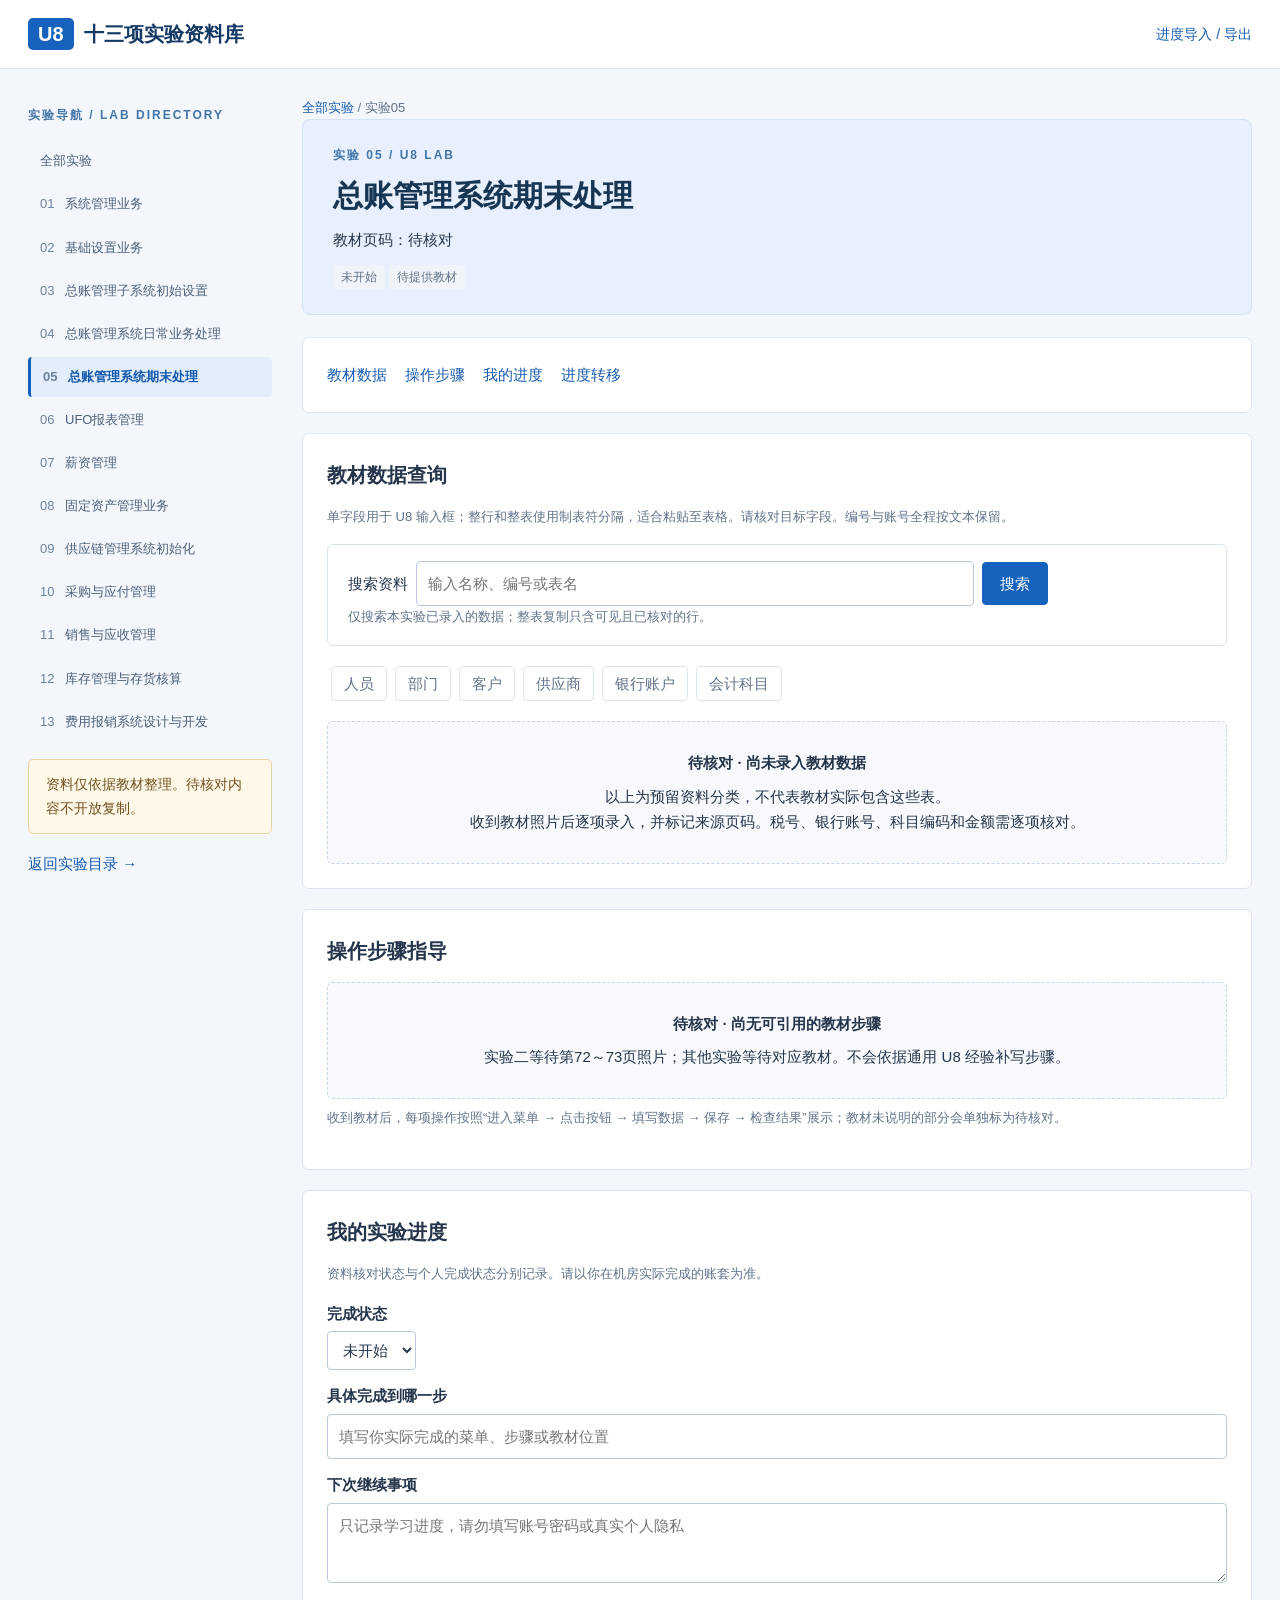
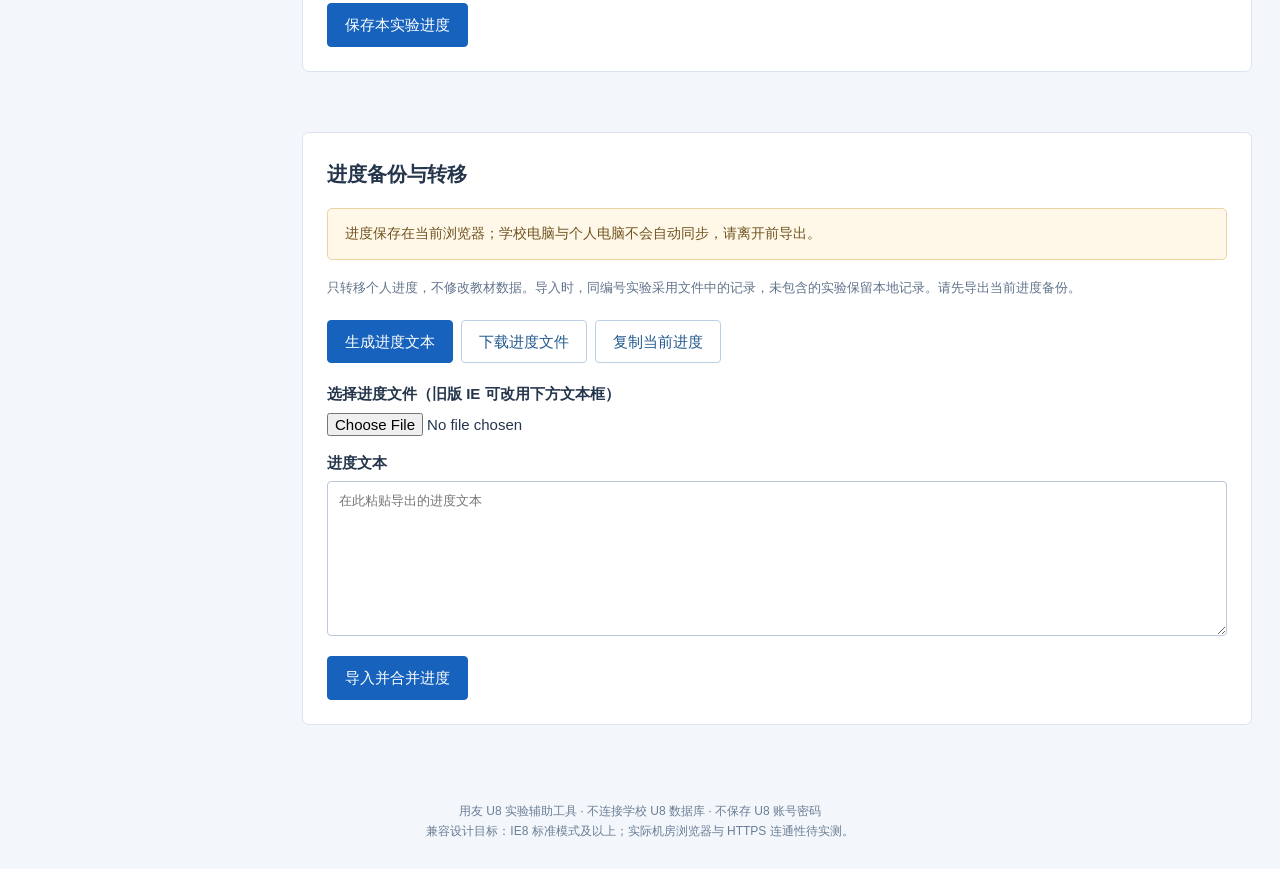
<file: labs/05.html>
<!DOCTYPE html>
<html lang="zh-CN"><head><meta charset="utf-8"><meta http-equiv="X-UA-Compatible" content="IE=edge"><meta name="viewport" content="width=device-width, initial-scale=1"><meta name="description" content="用友U8十三项实验资料库，教材数据查询、字段复制与进度备份。"><title>总账管理系统期末处理 · 用友U8十三项实验资料库</title><link rel="stylesheet" href="../assets/style.css"></head>
<body data-lab="05"><div class="top"><a class="brand" href="../index.html"><span class="brand-mark">U8</span>十三项实验资料库</a><a class="top-link" href="#transfer">进度导入 / 导出</a><div class="clear"></div></div>
<div class="shell"><div class="sidebar"><p class="eyebrow">实验导航 / LAB DIRECTORY</p><ul class="nav"><li><a href="../index.html">全部实验</a></li><li><a href="01.html"><span class="nav-num">01</span>系统管理业务</a></li><li><a href="02.html"><span class="nav-num">02</span>基础设置业务</a></li><li><a href="03.html"><span class="nav-num">03</span>总账管理子系统初始设置</a></li><li><a href="04.html"><span class="nav-num">04</span>总账管理系统日常业务处理</a></li><li><a href="05.html" class="active"><span class="nav-num">05</span>总账管理系统期末处理</a></li><li><a href="06.html"><span class="nav-num">06</span>UFO报表管理</a></li><li><a href="07.html"><span class="nav-num">07</span>薪资管理</a></li><li><a href="08.html"><span class="nav-num">08</span>固定资产管理业务</a></li><li><a href="09.html"><span class="nav-num">09</span>供应链管理系统初始化</a></li><li><a href="10.html"><span class="nav-num">10</span>采购与应付管理</a></li><li><a href="11.html"><span class="nav-num">11</span>销售与应收管理</a></li><li><a href="12.html"><span class="nav-num">12</span>库存管理与存货核算</a></li><li><a href="13.html"><span class="nav-num">13</span>费用报销系统设计与开发</a></li></ul><div class="notice">资料仅依据教材整理。待核对内容不开放复制。</div><a href="../index.html">返回实验目录 →</a></div><div class="main">
<noscript><div class="notice">JavaScript 已禁用：可浏览目录、教材数据和步骤；可选中文字按 Ctrl+C。搜索、按钮复制与进度管理需要启用 JavaScript。</div></noscript>
<div class="muted"><a href="../index.html">全部实验</a> / 实验05</div><div class="hero"><div class="eyebrow">实验 05 / U8 LAB</div><h1>总账管理系统期末处理</h1><p>教材页码：待核对</p><span class="tag" data-progress="05">未开始</span> <span class="tag">待提供教材</span></div>
<div class="panel anchor-nav"><a href="#data">教材数据</a><a href="#steps">操作步骤</a><a href="#progress">我的进度</a><a href="#transfer">进度转移</a></div>
<div class="panel" id="data"><h2>教材数据查询</h2><p class="muted">单字段用于 U8 输入框；整行和整表使用制表符分隔，适合粘贴至表格。请核对目标字段。编号与账号全程按文本保留。</p><div class="search"><label for="search">搜索资料</label><input id="search" type="text" placeholder="输入名称、编号或表名"><button id="search-button" type="button">搜索</button><div class="muted" id="search-result">仅搜索本实验已录入的数据；整表复制只含可见且已核对的行。</div></div><div class="categories"><span>人员</span><span>部门</span><span>客户</span><span>供应商</span><span>银行账户</span><span>会计科目</span></div><div class="empty"><strong>待核对 · 尚未录入教材数据</strong>以上为预留资料分类，不代表教材实际包含这些表。<br>收到教材照片后逐项录入，并标记来源页码。税号、银行账号、科目编码和金额需逐项核对。</div></div><div class="panel" id="steps"><h2>操作步骤指导</h2><div class="empty"><strong>待核对 · 尚无可引用的教材步骤</strong>实验二等待第72～73页照片；其他实验等待对应教材。不会依据通用 U8 经验补写步骤。</div><p class="muted">收到教材后，每项操作按照“进入菜单 → 点击按钮 → 填写数据 → 保存 → 检查结果”展示；教材未说明的部分会单独标为待核对。</p></div><div class="panel" id="progress"><h2>我的实验进度</h2><p class="muted">资料核对状态与个人完成状态分别记录。请以你在机房实际完成的账套为准。</p><div class="form-row"><label for="progress-status">完成状态</label><select id="progress-status"><option value="todo">未开始</option><option value="doing">进行中</option><option value="done">已完成</option></select></div><div class="form-row"><label for="progress-step">具体完成到哪一步</label><input id="progress-step" type="text" maxlength="500" placeholder="填写你实际完成的菜单、步骤或教材位置"></div><div class="form-row"><label for="progress-note">下次继续事项</label><textarea id="progress-note" maxlength="5000" placeholder="只记录学习进度，请勿填写账号密码或真实个人隐私"></textarea></div><button id="save-progress" type="button">保存本实验进度</button></div>
<div id="message" class="message" role="status" aria-live="polite"></div><div class="panel" id="transfer"><h2>进度备份与转移</h2>
<p id="storage-state" class="notice">学校电脑与个人电脑不会自动同步。请导出进度，通过自己的邮箱或网盘转移后导入。</p>
<p class="muted">只转移个人进度，不修改教材数据。导入时，同编号实验采用文件中的记录，未包含的实验保留本地记录。请先导出当前进度备份。</p>
<div class="toolbar"><button id="export-text" type="button">生成进度文本</button><button id="download-progress" type="button" class="secondary">下载进度文件</button><button id="copy-progress" type="button" class="secondary">复制当前进度</button></div>
<div class="form-row"><label for="import-file">选择进度文件（旧版 IE 可改用下方文本框）</label><input id="import-file" type="file" accept=".json,application/json"></div>
<div class="form-row"><label for="transfer-text">进度文本</label><textarea id="transfer-text" spellcheck="false" placeholder="在此粘贴导出的进度文本"></textarea></div>
<button id="import-progress" type="button">导入并合并进度</button></div></div><div class="clear"></div></div>
<div class="footer">用友 U8 实验辅助工具 · 不连接学校 U8 数据库 · 不保存 U8 账号密码<br>兼容设计目标：IE8 标准模式及以上；实际机房浏览器与 HTTPS 连通性待实测。</div>
<div id="manual-copy" class="manual hidden" role="dialog" aria-label="手动复制"><h3>手动复制</h3><p id="copy-help">请按 Ctrl+C</p><label for="copy-text">待复制内容</label><textarea id="copy-text" readonly="readonly"></textarea><button id="copy-close" type="button" class="secondary">关闭</button></div>
<script src="../assets/app.js"></script></body></html>
</file>
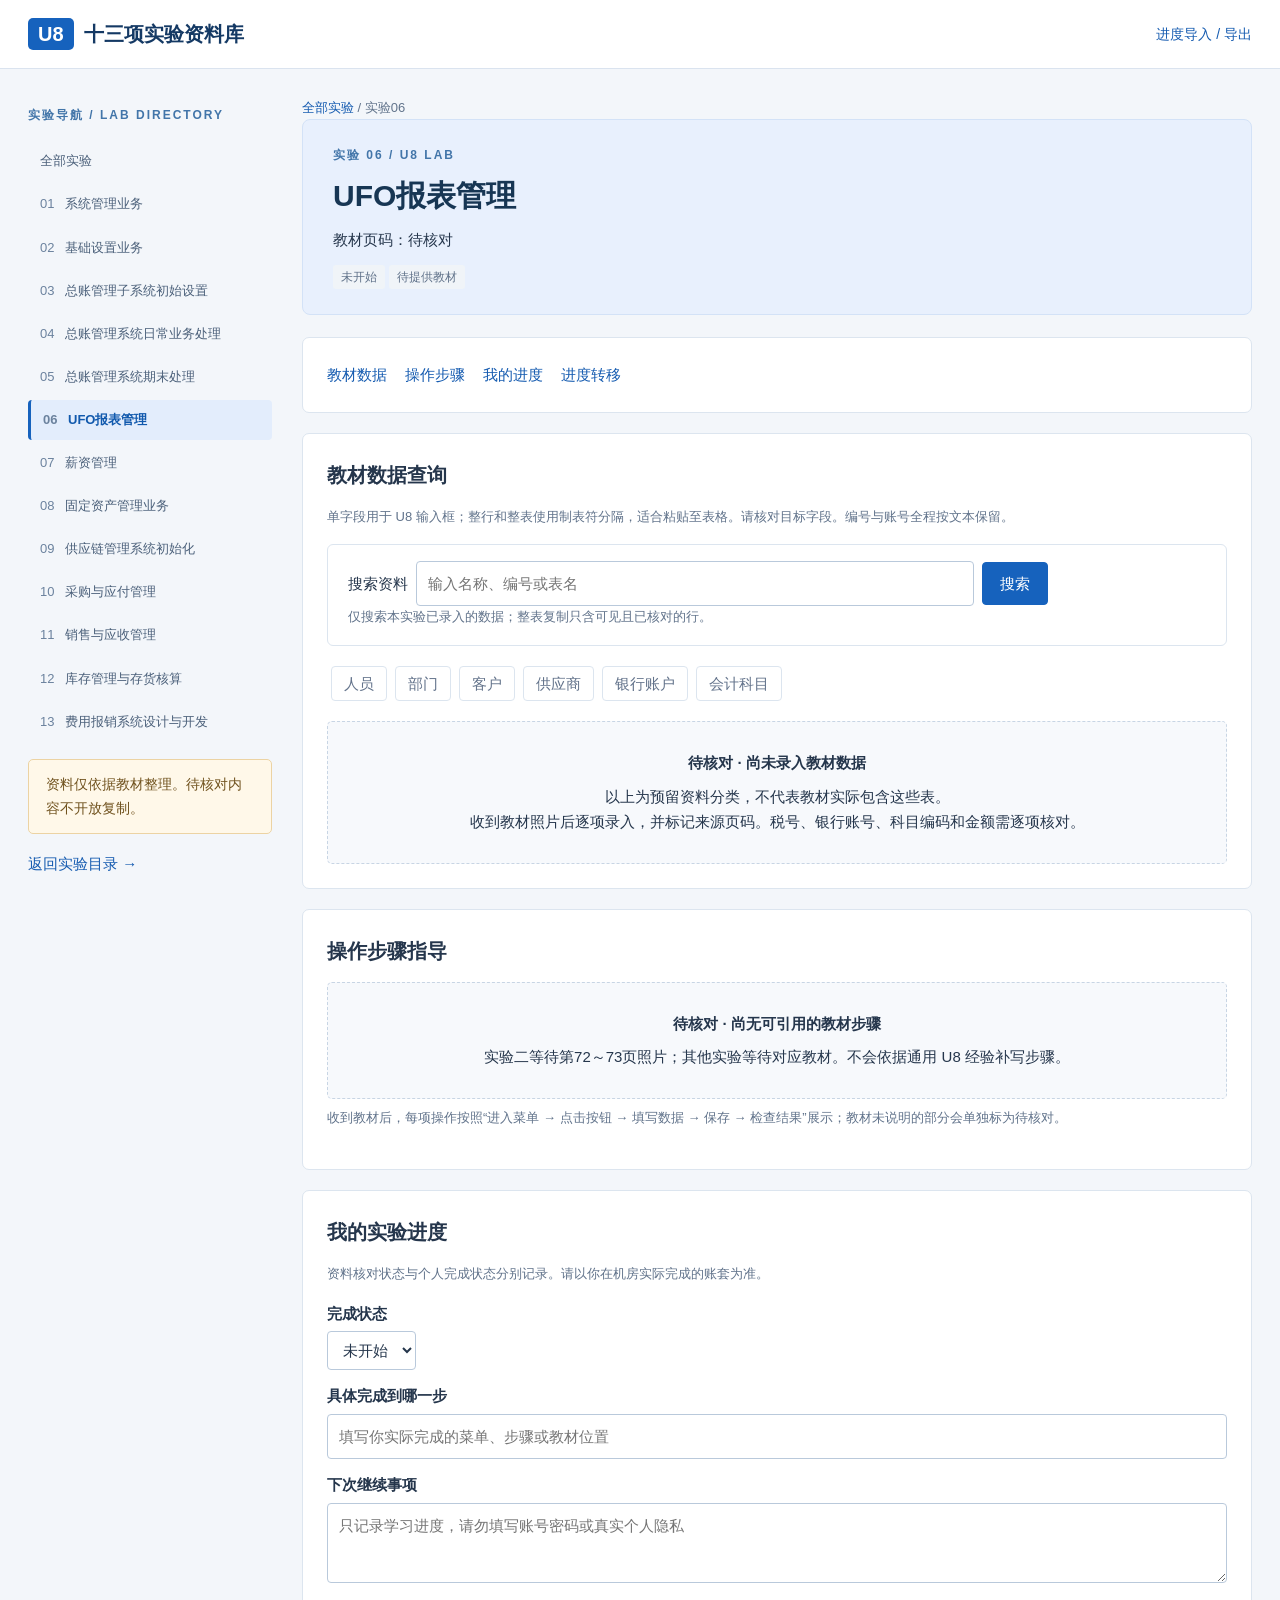
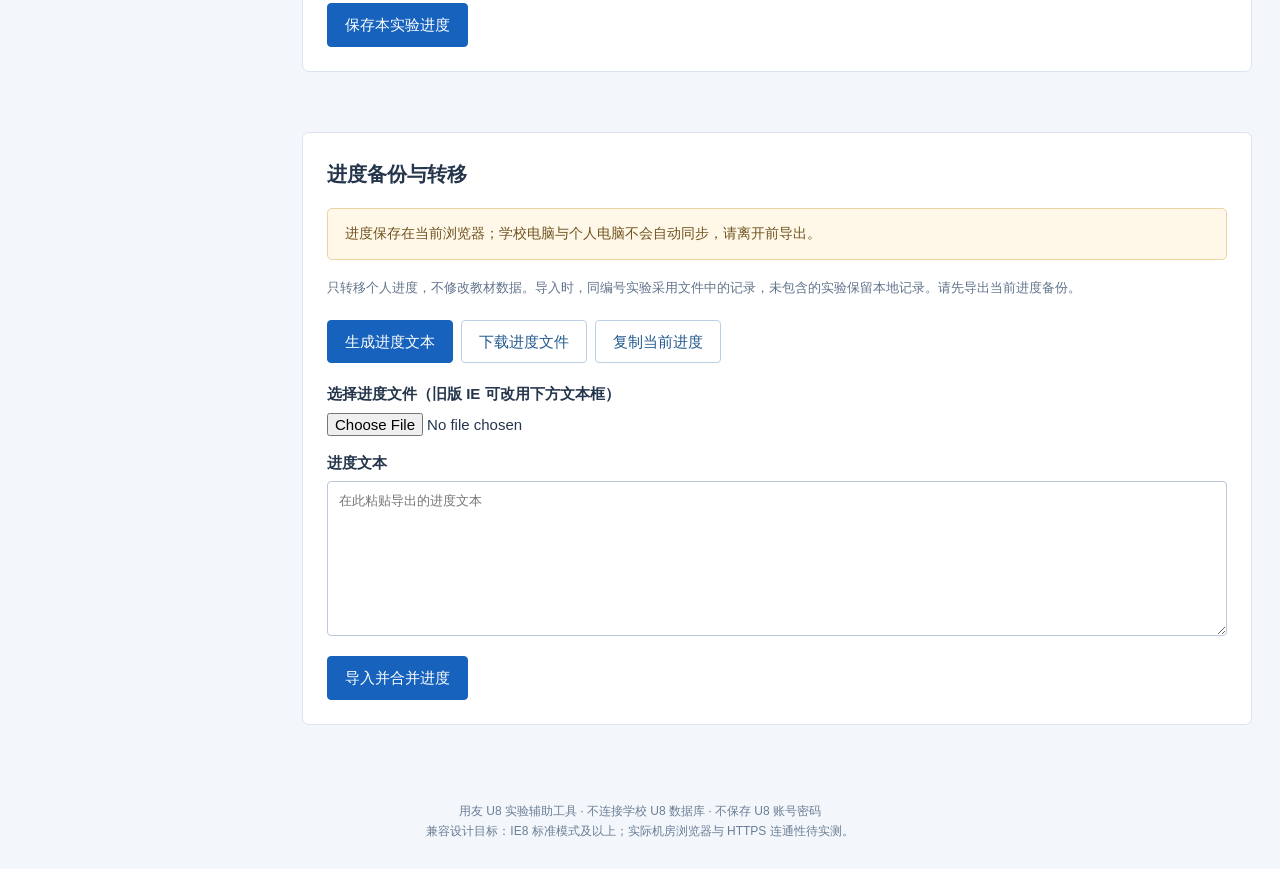
<file: labs/06.html>
<!DOCTYPE html>
<html lang="zh-CN"><head><meta charset="utf-8"><meta http-equiv="X-UA-Compatible" content="IE=edge"><meta name="viewport" content="width=device-width, initial-scale=1"><meta name="description" content="用友U8十三项实验资料库，教材数据查询、字段复制与进度备份。"><title>UFO报表管理 · 用友U8十三项实验资料库</title><link rel="stylesheet" href="../assets/style.css"></head>
<body data-lab="06"><div class="top"><a class="brand" href="../index.html"><span class="brand-mark">U8</span>十三项实验资料库</a><a class="top-link" href="#transfer">进度导入 / 导出</a><div class="clear"></div></div>
<div class="shell"><div class="sidebar"><p class="eyebrow">实验导航 / LAB DIRECTORY</p><ul class="nav"><li><a href="../index.html">全部实验</a></li><li><a href="01.html"><span class="nav-num">01</span>系统管理业务</a></li><li><a href="02.html"><span class="nav-num">02</span>基础设置业务</a></li><li><a href="03.html"><span class="nav-num">03</span>总账管理子系统初始设置</a></li><li><a href="04.html"><span class="nav-num">04</span>总账管理系统日常业务处理</a></li><li><a href="05.html"><span class="nav-num">05</span>总账管理系统期末处理</a></li><li><a href="06.html" class="active"><span class="nav-num">06</span>UFO报表管理</a></li><li><a href="07.html"><span class="nav-num">07</span>薪资管理</a></li><li><a href="08.html"><span class="nav-num">08</span>固定资产管理业务</a></li><li><a href="09.html"><span class="nav-num">09</span>供应链管理系统初始化</a></li><li><a href="10.html"><span class="nav-num">10</span>采购与应付管理</a></li><li><a href="11.html"><span class="nav-num">11</span>销售与应收管理</a></li><li><a href="12.html"><span class="nav-num">12</span>库存管理与存货核算</a></li><li><a href="13.html"><span class="nav-num">13</span>费用报销系统设计与开发</a></li></ul><div class="notice">资料仅依据教材整理。待核对内容不开放复制。</div><a href="../index.html">返回实验目录 →</a></div><div class="main">
<noscript><div class="notice">JavaScript 已禁用：可浏览目录、教材数据和步骤；可选中文字按 Ctrl+C。搜索、按钮复制与进度管理需要启用 JavaScript。</div></noscript>
<div class="muted"><a href="../index.html">全部实验</a> / 实验06</div><div class="hero"><div class="eyebrow">实验 06 / U8 LAB</div><h1>UFO报表管理</h1><p>教材页码：待核对</p><span class="tag" data-progress="06">未开始</span> <span class="tag">待提供教材</span></div>
<div class="panel anchor-nav"><a href="#data">教材数据</a><a href="#steps">操作步骤</a><a href="#progress">我的进度</a><a href="#transfer">进度转移</a></div>
<div class="panel" id="data"><h2>教材数据查询</h2><p class="muted">单字段用于 U8 输入框；整行和整表使用制表符分隔，适合粘贴至表格。请核对目标字段。编号与账号全程按文本保留。</p><div class="search"><label for="search">搜索资料</label><input id="search" type="text" placeholder="输入名称、编号或表名"><button id="search-button" type="button">搜索</button><div class="muted" id="search-result">仅搜索本实验已录入的数据；整表复制只含可见且已核对的行。</div></div><div class="categories"><span>人员</span><span>部门</span><span>客户</span><span>供应商</span><span>银行账户</span><span>会计科目</span></div><div class="empty"><strong>待核对 · 尚未录入教材数据</strong>以上为预留资料分类，不代表教材实际包含这些表。<br>收到教材照片后逐项录入，并标记来源页码。税号、银行账号、科目编码和金额需逐项核对。</div></div><div class="panel" id="steps"><h2>操作步骤指导</h2><div class="empty"><strong>待核对 · 尚无可引用的教材步骤</strong>实验二等待第72～73页照片；其他实验等待对应教材。不会依据通用 U8 经验补写步骤。</div><p class="muted">收到教材后，每项操作按照“进入菜单 → 点击按钮 → 填写数据 → 保存 → 检查结果”展示；教材未说明的部分会单独标为待核对。</p></div><div class="panel" id="progress"><h2>我的实验进度</h2><p class="muted">资料核对状态与个人完成状态分别记录。请以你在机房实际完成的账套为准。</p><div class="form-row"><label for="progress-status">完成状态</label><select id="progress-status"><option value="todo">未开始</option><option value="doing">进行中</option><option value="done">已完成</option></select></div><div class="form-row"><label for="progress-step">具体完成到哪一步</label><input id="progress-step" type="text" maxlength="500" placeholder="填写你实际完成的菜单、步骤或教材位置"></div><div class="form-row"><label for="progress-note">下次继续事项</label><textarea id="progress-note" maxlength="5000" placeholder="只记录学习进度，请勿填写账号密码或真实个人隐私"></textarea></div><button id="save-progress" type="button">保存本实验进度</button></div>
<div id="message" class="message" role="status" aria-live="polite"></div><div class="panel" id="transfer"><h2>进度备份与转移</h2>
<p id="storage-state" class="notice">学校电脑与个人电脑不会自动同步。请导出进度，通过自己的邮箱或网盘转移后导入。</p>
<p class="muted">只转移个人进度，不修改教材数据。导入时，同编号实验采用文件中的记录，未包含的实验保留本地记录。请先导出当前进度备份。</p>
<div class="toolbar"><button id="export-text" type="button">生成进度文本</button><button id="download-progress" type="button" class="secondary">下载进度文件</button><button id="copy-progress" type="button" class="secondary">复制当前进度</button></div>
<div class="form-row"><label for="import-file">选择进度文件（旧版 IE 可改用下方文本框）</label><input id="import-file" type="file" accept=".json,application/json"></div>
<div class="form-row"><label for="transfer-text">进度文本</label><textarea id="transfer-text" spellcheck="false" placeholder="在此粘贴导出的进度文本"></textarea></div>
<button id="import-progress" type="button">导入并合并进度</button></div></div><div class="clear"></div></div>
<div class="footer">用友 U8 实验辅助工具 · 不连接学校 U8 数据库 · 不保存 U8 账号密码<br>兼容设计目标：IE8 标准模式及以上；实际机房浏览器与 HTTPS 连通性待实测。</div>
<div id="manual-copy" class="manual hidden" role="dialog" aria-label="手动复制"><h3>手动复制</h3><p id="copy-help">请按 Ctrl+C</p><label for="copy-text">待复制内容</label><textarea id="copy-text" readonly="readonly"></textarea><button id="copy-close" type="button" class="secondary">关闭</button></div>
<script src="../assets/app.js"></script></body></html>
</file>
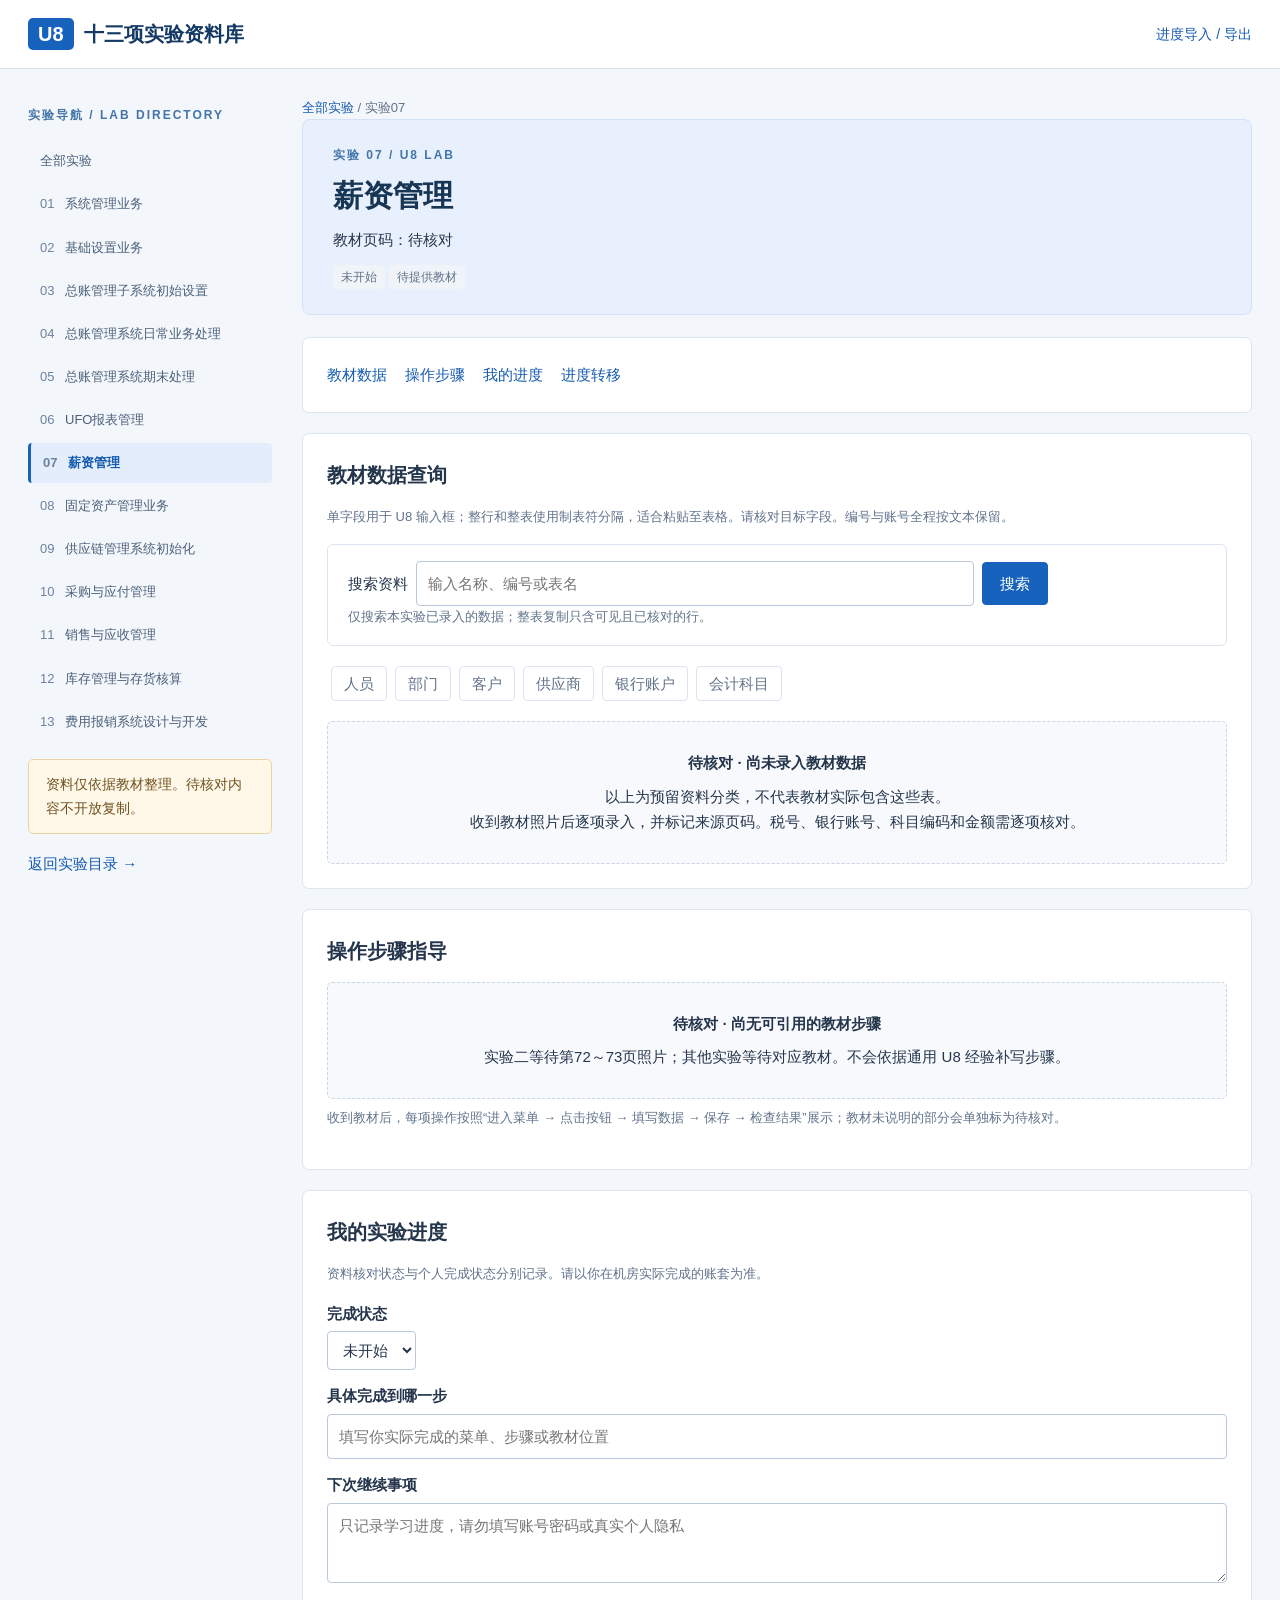
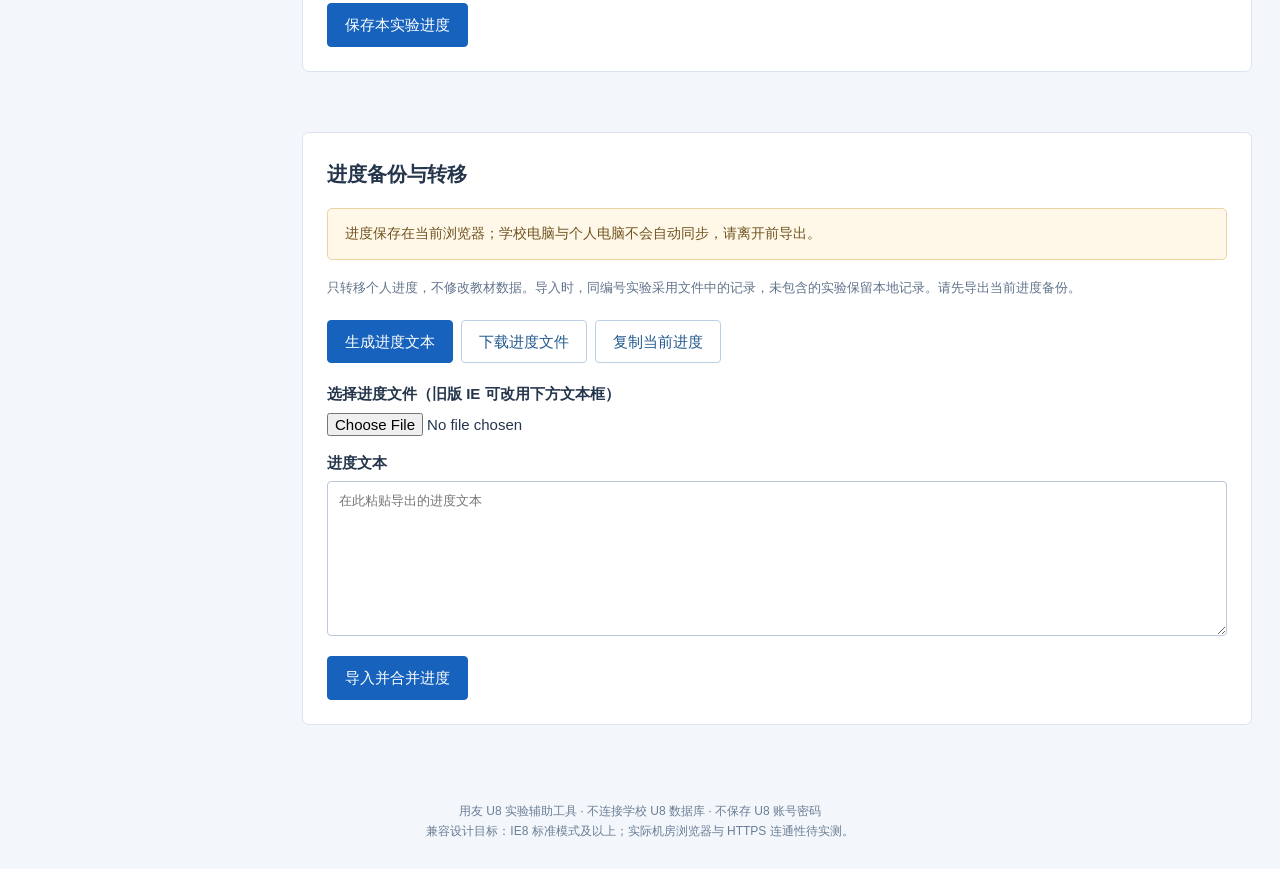
<file: labs/07.html>
<!DOCTYPE html>
<html lang="zh-CN"><head><meta charset="utf-8"><meta http-equiv="X-UA-Compatible" content="IE=edge"><meta name="viewport" content="width=device-width, initial-scale=1"><meta name="description" content="用友U8十三项实验资料库，教材数据查询、字段复制与进度备份。"><title>薪资管理 · 用友U8十三项实验资料库</title><link rel="stylesheet" href="../assets/style.css"></head>
<body data-lab="07"><div class="top"><a class="brand" href="../index.html"><span class="brand-mark">U8</span>十三项实验资料库</a><a class="top-link" href="#transfer">进度导入 / 导出</a><div class="clear"></div></div>
<div class="shell"><div class="sidebar"><p class="eyebrow">实验导航 / LAB DIRECTORY</p><ul class="nav"><li><a href="../index.html">全部实验</a></li><li><a href="01.html"><span class="nav-num">01</span>系统管理业务</a></li><li><a href="02.html"><span class="nav-num">02</span>基础设置业务</a></li><li><a href="03.html"><span class="nav-num">03</span>总账管理子系统初始设置</a></li><li><a href="04.html"><span class="nav-num">04</span>总账管理系统日常业务处理</a></li><li><a href="05.html"><span class="nav-num">05</span>总账管理系统期末处理</a></li><li><a href="06.html"><span class="nav-num">06</span>UFO报表管理</a></li><li><a href="07.html" class="active"><span class="nav-num">07</span>薪资管理</a></li><li><a href="08.html"><span class="nav-num">08</span>固定资产管理业务</a></li><li><a href="09.html"><span class="nav-num">09</span>供应链管理系统初始化</a></li><li><a href="10.html"><span class="nav-num">10</span>采购与应付管理</a></li><li><a href="11.html"><span class="nav-num">11</span>销售与应收管理</a></li><li><a href="12.html"><span class="nav-num">12</span>库存管理与存货核算</a></li><li><a href="13.html"><span class="nav-num">13</span>费用报销系统设计与开发</a></li></ul><div class="notice">资料仅依据教材整理。待核对内容不开放复制。</div><a href="../index.html">返回实验目录 →</a></div><div class="main">
<noscript><div class="notice">JavaScript 已禁用：可浏览目录、教材数据和步骤；可选中文字按 Ctrl+C。搜索、按钮复制与进度管理需要启用 JavaScript。</div></noscript>
<div class="muted"><a href="../index.html">全部实验</a> / 实验07</div><div class="hero"><div class="eyebrow">实验 07 / U8 LAB</div><h1>薪资管理</h1><p>教材页码：待核对</p><span class="tag" data-progress="07">未开始</span> <span class="tag">待提供教材</span></div>
<div class="panel anchor-nav"><a href="#data">教材数据</a><a href="#steps">操作步骤</a><a href="#progress">我的进度</a><a href="#transfer">进度转移</a></div>
<div class="panel" id="data"><h2>教材数据查询</h2><p class="muted">单字段用于 U8 输入框；整行和整表使用制表符分隔，适合粘贴至表格。请核对目标字段。编号与账号全程按文本保留。</p><div class="search"><label for="search">搜索资料</label><input id="search" type="text" placeholder="输入名称、编号或表名"><button id="search-button" type="button">搜索</button><div class="muted" id="search-result">仅搜索本实验已录入的数据；整表复制只含可见且已核对的行。</div></div><div class="categories"><span>人员</span><span>部门</span><span>客户</span><span>供应商</span><span>银行账户</span><span>会计科目</span></div><div class="empty"><strong>待核对 · 尚未录入教材数据</strong>以上为预留资料分类，不代表教材实际包含这些表。<br>收到教材照片后逐项录入，并标记来源页码。税号、银行账号、科目编码和金额需逐项核对。</div></div><div class="panel" id="steps"><h2>操作步骤指导</h2><div class="empty"><strong>待核对 · 尚无可引用的教材步骤</strong>实验二等待第72～73页照片；其他实验等待对应教材。不会依据通用 U8 经验补写步骤。</div><p class="muted">收到教材后，每项操作按照“进入菜单 → 点击按钮 → 填写数据 → 保存 → 检查结果”展示；教材未说明的部分会单独标为待核对。</p></div><div class="panel" id="progress"><h2>我的实验进度</h2><p class="muted">资料核对状态与个人完成状态分别记录。请以你在机房实际完成的账套为准。</p><div class="form-row"><label for="progress-status">完成状态</label><select id="progress-status"><option value="todo">未开始</option><option value="doing">进行中</option><option value="done">已完成</option></select></div><div class="form-row"><label for="progress-step">具体完成到哪一步</label><input id="progress-step" type="text" maxlength="500" placeholder="填写你实际完成的菜单、步骤或教材位置"></div><div class="form-row"><label for="progress-note">下次继续事项</label><textarea id="progress-note" maxlength="5000" placeholder="只记录学习进度，请勿填写账号密码或真实个人隐私"></textarea></div><button id="save-progress" type="button">保存本实验进度</button></div>
<div id="message" class="message" role="status" aria-live="polite"></div><div class="panel" id="transfer"><h2>进度备份与转移</h2>
<p id="storage-state" class="notice">学校电脑与个人电脑不会自动同步。请导出进度，通过自己的邮箱或网盘转移后导入。</p>
<p class="muted">只转移个人进度，不修改教材数据。导入时，同编号实验采用文件中的记录，未包含的实验保留本地记录。请先导出当前进度备份。</p>
<div class="toolbar"><button id="export-text" type="button">生成进度文本</button><button id="download-progress" type="button" class="secondary">下载进度文件</button><button id="copy-progress" type="button" class="secondary">复制当前进度</button></div>
<div class="form-row"><label for="import-file">选择进度文件（旧版 IE 可改用下方文本框）</label><input id="import-file" type="file" accept=".json,application/json"></div>
<div class="form-row"><label for="transfer-text">进度文本</label><textarea id="transfer-text" spellcheck="false" placeholder="在此粘贴导出的进度文本"></textarea></div>
<button id="import-progress" type="button">导入并合并进度</button></div></div><div class="clear"></div></div>
<div class="footer">用友 U8 实验辅助工具 · 不连接学校 U8 数据库 · 不保存 U8 账号密码<br>兼容设计目标：IE8 标准模式及以上；实际机房浏览器与 HTTPS 连通性待实测。</div>
<div id="manual-copy" class="manual hidden" role="dialog" aria-label="手动复制"><h3>手动复制</h3><p id="copy-help">请按 Ctrl+C</p><label for="copy-text">待复制内容</label><textarea id="copy-text" readonly="readonly"></textarea><button id="copy-close" type="button" class="secondary">关闭</button></div>
<script src="../assets/app.js"></script></body></html>
</file>
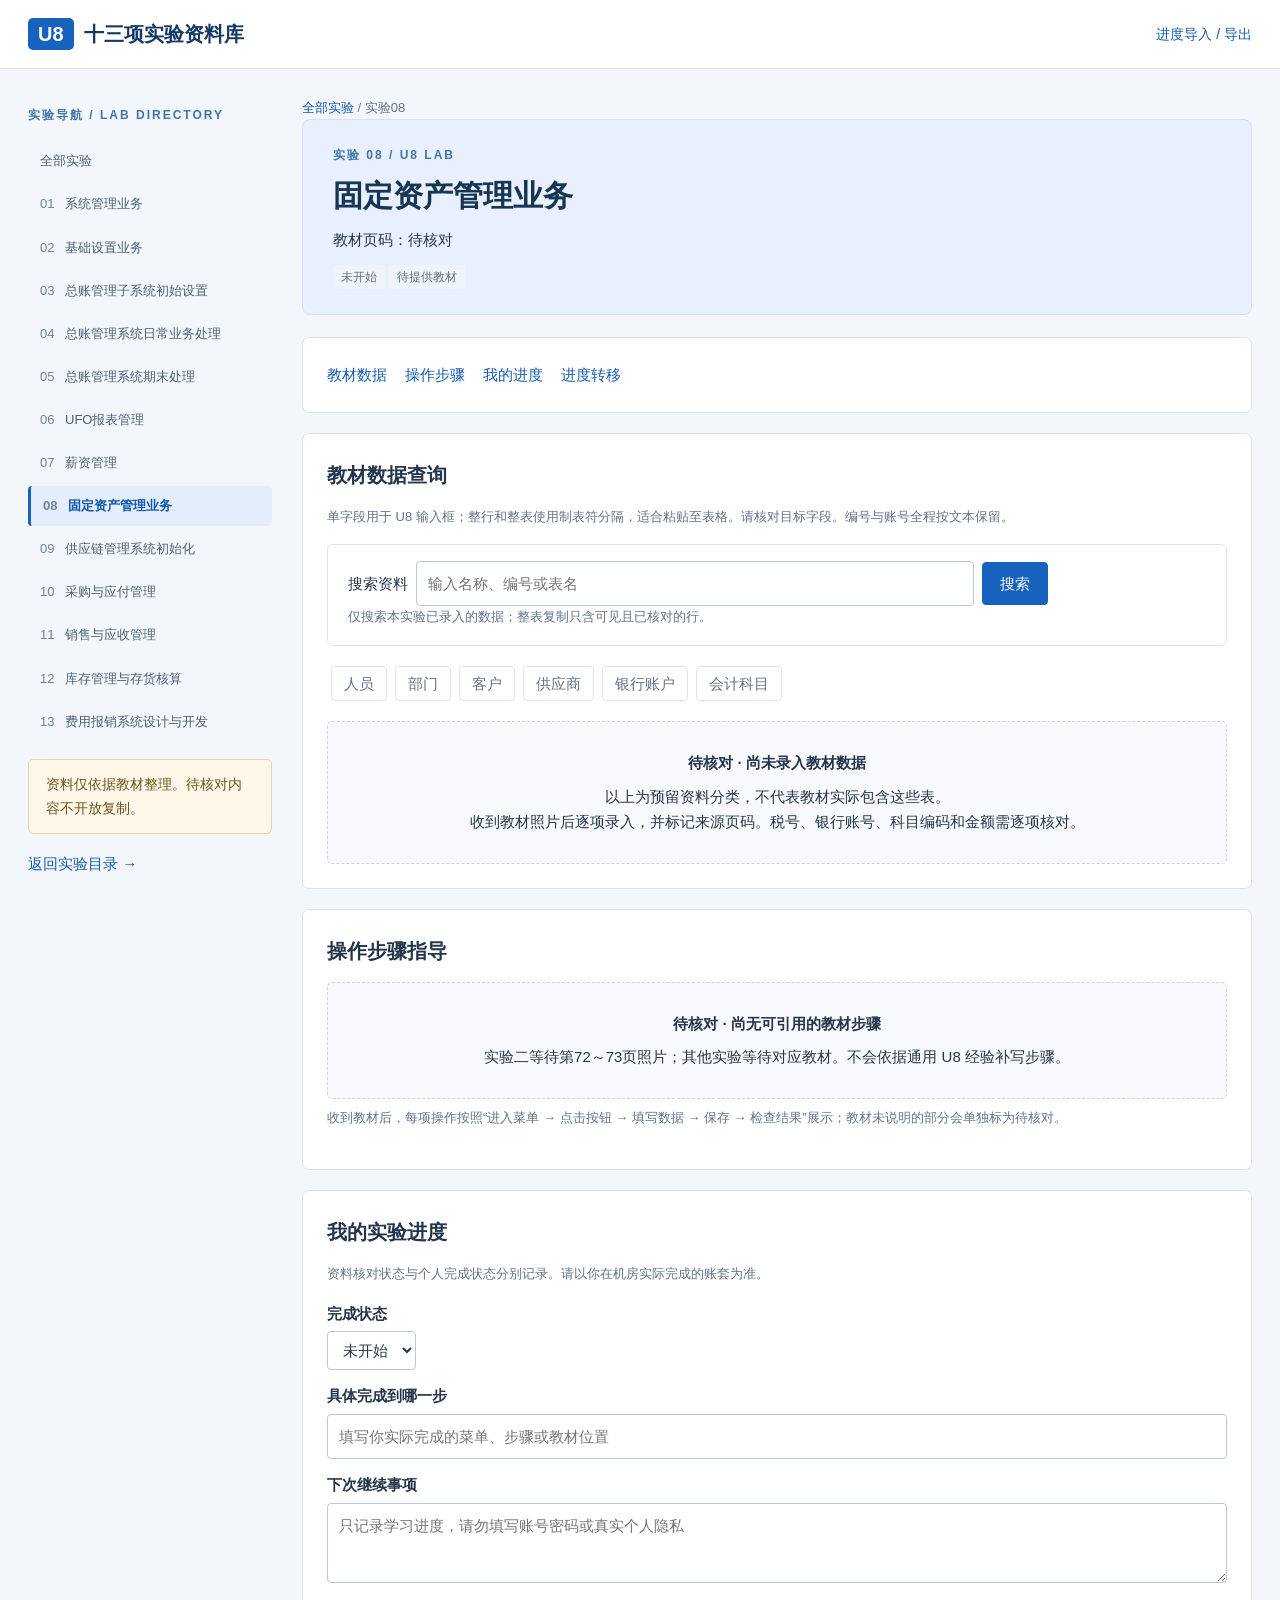
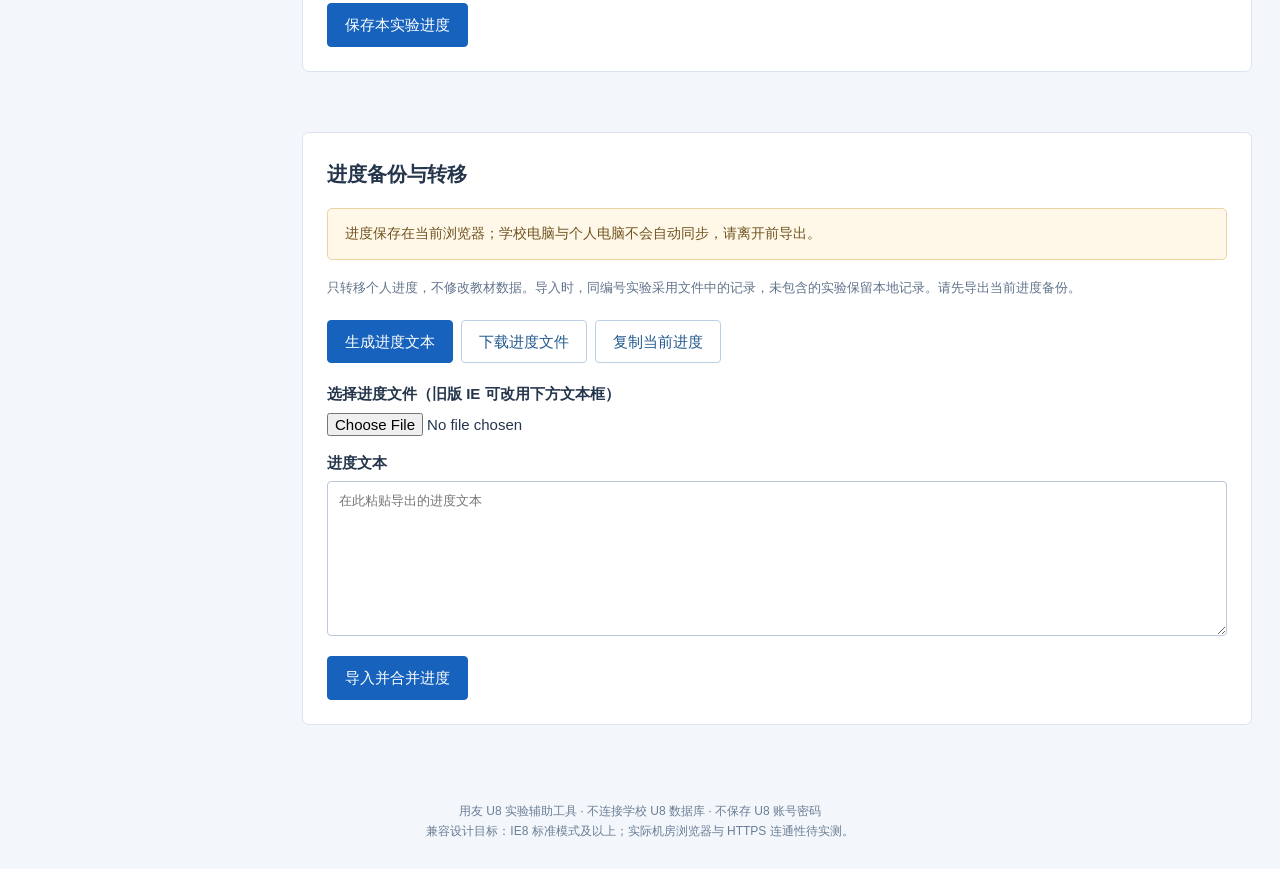
<file: labs/08.html>
<!DOCTYPE html>
<html lang="zh-CN"><head><meta charset="utf-8"><meta http-equiv="X-UA-Compatible" content="IE=edge"><meta name="viewport" content="width=device-width, initial-scale=1"><meta name="description" content="用友U8十三项实验资料库，教材数据查询、字段复制与进度备份。"><title>固定资产管理业务 · 用友U8十三项实验资料库</title><link rel="stylesheet" href="../assets/style.css"></head>
<body data-lab="08"><div class="top"><a class="brand" href="../index.html"><span class="brand-mark">U8</span>十三项实验资料库</a><a class="top-link" href="#transfer">进度导入 / 导出</a><div class="clear"></div></div>
<div class="shell"><div class="sidebar"><p class="eyebrow">实验导航 / LAB DIRECTORY</p><ul class="nav"><li><a href="../index.html">全部实验</a></li><li><a href="01.html"><span class="nav-num">01</span>系统管理业务</a></li><li><a href="02.html"><span class="nav-num">02</span>基础设置业务</a></li><li><a href="03.html"><span class="nav-num">03</span>总账管理子系统初始设置</a></li><li><a href="04.html"><span class="nav-num">04</span>总账管理系统日常业务处理</a></li><li><a href="05.html"><span class="nav-num">05</span>总账管理系统期末处理</a></li><li><a href="06.html"><span class="nav-num">06</span>UFO报表管理</a></li><li><a href="07.html"><span class="nav-num">07</span>薪资管理</a></li><li><a href="08.html" class="active"><span class="nav-num">08</span>固定资产管理业务</a></li><li><a href="09.html"><span class="nav-num">09</span>供应链管理系统初始化</a></li><li><a href="10.html"><span class="nav-num">10</span>采购与应付管理</a></li><li><a href="11.html"><span class="nav-num">11</span>销售与应收管理</a></li><li><a href="12.html"><span class="nav-num">12</span>库存管理与存货核算</a></li><li><a href="13.html"><span class="nav-num">13</span>费用报销系统设计与开发</a></li></ul><div class="notice">资料仅依据教材整理。待核对内容不开放复制。</div><a href="../index.html">返回实验目录 →</a></div><div class="main">
<noscript><div class="notice">JavaScript 已禁用：可浏览目录、教材数据和步骤；可选中文字按 Ctrl+C。搜索、按钮复制与进度管理需要启用 JavaScript。</div></noscript>
<div class="muted"><a href="../index.html">全部实验</a> / 实验08</div><div class="hero"><div class="eyebrow">实验 08 / U8 LAB</div><h1>固定资产管理业务</h1><p>教材页码：待核对</p><span class="tag" data-progress="08">未开始</span> <span class="tag">待提供教材</span></div>
<div class="panel anchor-nav"><a href="#data">教材数据</a><a href="#steps">操作步骤</a><a href="#progress">我的进度</a><a href="#transfer">进度转移</a></div>
<div class="panel" id="data"><h2>教材数据查询</h2><p class="muted">单字段用于 U8 输入框；整行和整表使用制表符分隔，适合粘贴至表格。请核对目标字段。编号与账号全程按文本保留。</p><div class="search"><label for="search">搜索资料</label><input id="search" type="text" placeholder="输入名称、编号或表名"><button id="search-button" type="button">搜索</button><div class="muted" id="search-result">仅搜索本实验已录入的数据；整表复制只含可见且已核对的行。</div></div><div class="categories"><span>人员</span><span>部门</span><span>客户</span><span>供应商</span><span>银行账户</span><span>会计科目</span></div><div class="empty"><strong>待核对 · 尚未录入教材数据</strong>以上为预留资料分类，不代表教材实际包含这些表。<br>收到教材照片后逐项录入，并标记来源页码。税号、银行账号、科目编码和金额需逐项核对。</div></div><div class="panel" id="steps"><h2>操作步骤指导</h2><div class="empty"><strong>待核对 · 尚无可引用的教材步骤</strong>实验二等待第72～73页照片；其他实验等待对应教材。不会依据通用 U8 经验补写步骤。</div><p class="muted">收到教材后，每项操作按照“进入菜单 → 点击按钮 → 填写数据 → 保存 → 检查结果”展示；教材未说明的部分会单独标为待核对。</p></div><div class="panel" id="progress"><h2>我的实验进度</h2><p class="muted">资料核对状态与个人完成状态分别记录。请以你在机房实际完成的账套为准。</p><div class="form-row"><label for="progress-status">完成状态</label><select id="progress-status"><option value="todo">未开始</option><option value="doing">进行中</option><option value="done">已完成</option></select></div><div class="form-row"><label for="progress-step">具体完成到哪一步</label><input id="progress-step" type="text" maxlength="500" placeholder="填写你实际完成的菜单、步骤或教材位置"></div><div class="form-row"><label for="progress-note">下次继续事项</label><textarea id="progress-note" maxlength="5000" placeholder="只记录学习进度，请勿填写账号密码或真实个人隐私"></textarea></div><button id="save-progress" type="button">保存本实验进度</button></div>
<div id="message" class="message" role="status" aria-live="polite"></div><div class="panel" id="transfer"><h2>进度备份与转移</h2>
<p id="storage-state" class="notice">学校电脑与个人电脑不会自动同步。请导出进度，通过自己的邮箱或网盘转移后导入。</p>
<p class="muted">只转移个人进度，不修改教材数据。导入时，同编号实验采用文件中的记录，未包含的实验保留本地记录。请先导出当前进度备份。</p>
<div class="toolbar"><button id="export-text" type="button">生成进度文本</button><button id="download-progress" type="button" class="secondary">下载进度文件</button><button id="copy-progress" type="button" class="secondary">复制当前进度</button></div>
<div class="form-row"><label for="import-file">选择进度文件（旧版 IE 可改用下方文本框）</label><input id="import-file" type="file" accept=".json,application/json"></div>
<div class="form-row"><label for="transfer-text">进度文本</label><textarea id="transfer-text" spellcheck="false" placeholder="在此粘贴导出的进度文本"></textarea></div>
<button id="import-progress" type="button">导入并合并进度</button></div></div><div class="clear"></div></div>
<div class="footer">用友 U8 实验辅助工具 · 不连接学校 U8 数据库 · 不保存 U8 账号密码<br>兼容设计目标：IE8 标准模式及以上；实际机房浏览器与 HTTPS 连通性待实测。</div>
<div id="manual-copy" class="manual hidden" role="dialog" aria-label="手动复制"><h3>手动复制</h3><p id="copy-help">请按 Ctrl+C</p><label for="copy-text">待复制内容</label><textarea id="copy-text" readonly="readonly"></textarea><button id="copy-close" type="button" class="secondary">关闭</button></div>
<script src="../assets/app.js"></script></body></html>
</file>
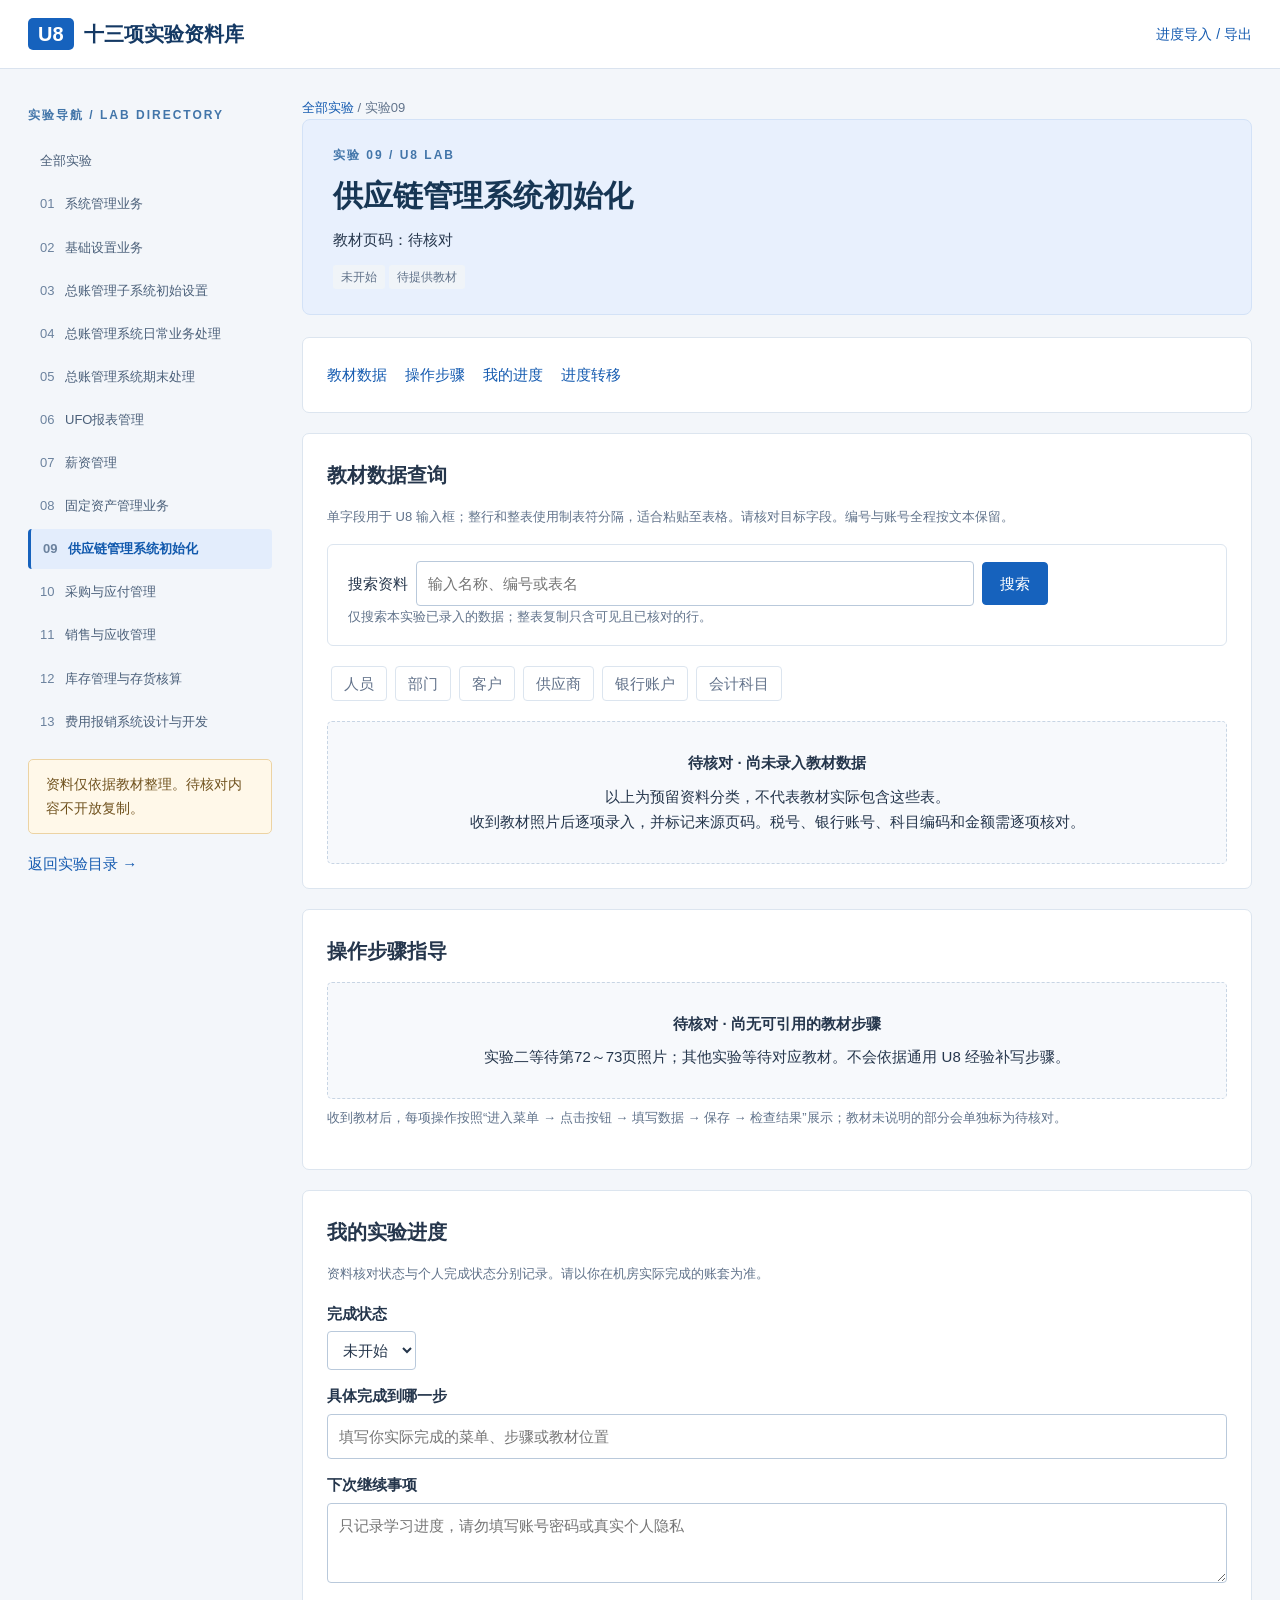
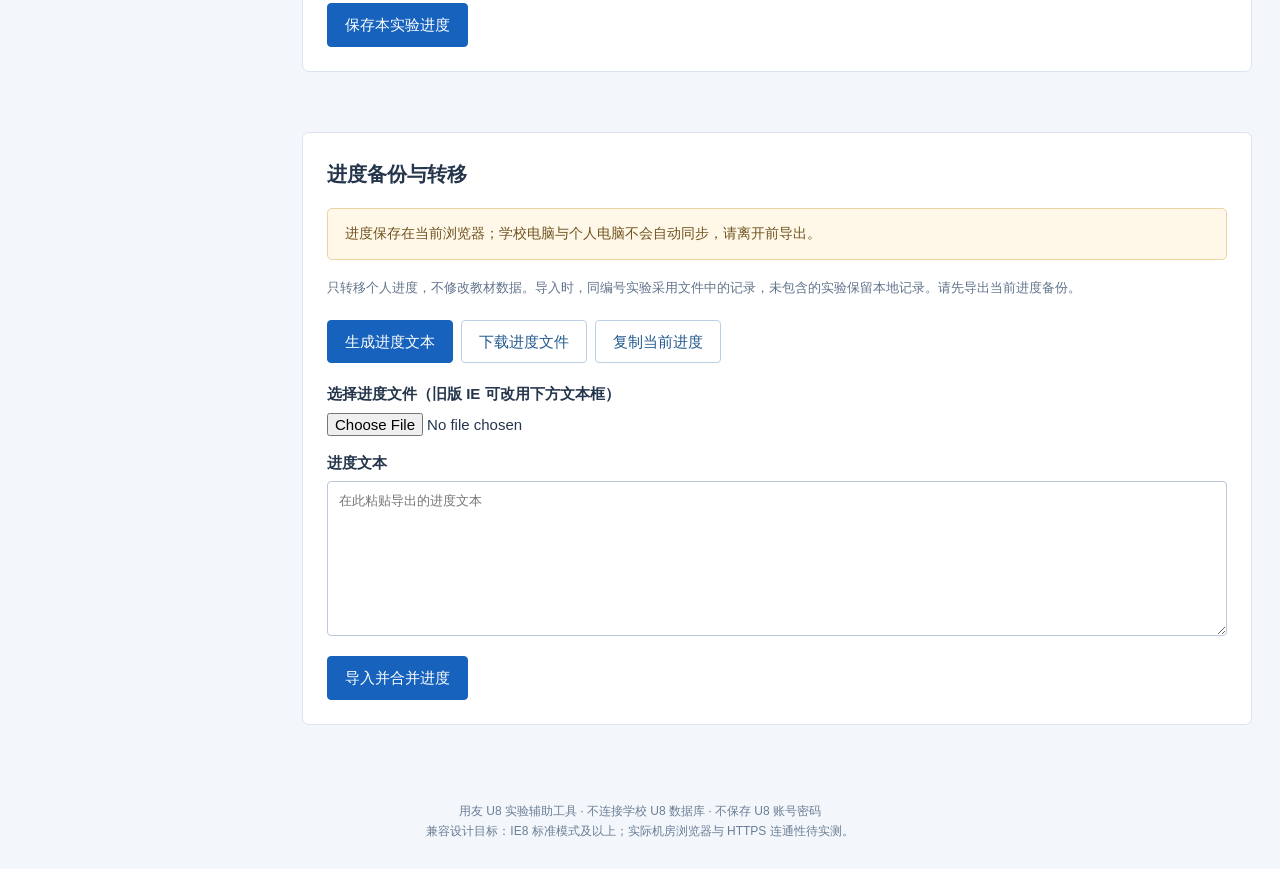
<file: labs/09.html>
<!DOCTYPE html>
<html lang="zh-CN"><head><meta charset="utf-8"><meta http-equiv="X-UA-Compatible" content="IE=edge"><meta name="viewport" content="width=device-width, initial-scale=1"><meta name="description" content="用友U8十三项实验资料库，教材数据查询、字段复制与进度备份。"><title>供应链管理系统初始化 · 用友U8十三项实验资料库</title><link rel="stylesheet" href="../assets/style.css"></head>
<body data-lab="09"><div class="top"><a class="brand" href="../index.html"><span class="brand-mark">U8</span>十三项实验资料库</a><a class="top-link" href="#transfer">进度导入 / 导出</a><div class="clear"></div></div>
<div class="shell"><div class="sidebar"><p class="eyebrow">实验导航 / LAB DIRECTORY</p><ul class="nav"><li><a href="../index.html">全部实验</a></li><li><a href="01.html"><span class="nav-num">01</span>系统管理业务</a></li><li><a href="02.html"><span class="nav-num">02</span>基础设置业务</a></li><li><a href="03.html"><span class="nav-num">03</span>总账管理子系统初始设置</a></li><li><a href="04.html"><span class="nav-num">04</span>总账管理系统日常业务处理</a></li><li><a href="05.html"><span class="nav-num">05</span>总账管理系统期末处理</a></li><li><a href="06.html"><span class="nav-num">06</span>UFO报表管理</a></li><li><a href="07.html"><span class="nav-num">07</span>薪资管理</a></li><li><a href="08.html"><span class="nav-num">08</span>固定资产管理业务</a></li><li><a href="09.html" class="active"><span class="nav-num">09</span>供应链管理系统初始化</a></li><li><a href="10.html"><span class="nav-num">10</span>采购与应付管理</a></li><li><a href="11.html"><span class="nav-num">11</span>销售与应收管理</a></li><li><a href="12.html"><span class="nav-num">12</span>库存管理与存货核算</a></li><li><a href="13.html"><span class="nav-num">13</span>费用报销系统设计与开发</a></li></ul><div class="notice">资料仅依据教材整理。待核对内容不开放复制。</div><a href="../index.html">返回实验目录 →</a></div><div class="main">
<noscript><div class="notice">JavaScript 已禁用：可浏览目录、教材数据和步骤；可选中文字按 Ctrl+C。搜索、按钮复制与进度管理需要启用 JavaScript。</div></noscript>
<div class="muted"><a href="../index.html">全部实验</a> / 实验09</div><div class="hero"><div class="eyebrow">实验 09 / U8 LAB</div><h1>供应链管理系统初始化</h1><p>教材页码：待核对</p><span class="tag" data-progress="09">未开始</span> <span class="tag">待提供教材</span></div>
<div class="panel anchor-nav"><a href="#data">教材数据</a><a href="#steps">操作步骤</a><a href="#progress">我的进度</a><a href="#transfer">进度转移</a></div>
<div class="panel" id="data"><h2>教材数据查询</h2><p class="muted">单字段用于 U8 输入框；整行和整表使用制表符分隔，适合粘贴至表格。请核对目标字段。编号与账号全程按文本保留。</p><div class="search"><label for="search">搜索资料</label><input id="search" type="text" placeholder="输入名称、编号或表名"><button id="search-button" type="button">搜索</button><div class="muted" id="search-result">仅搜索本实验已录入的数据；整表复制只含可见且已核对的行。</div></div><div class="categories"><span>人员</span><span>部门</span><span>客户</span><span>供应商</span><span>银行账户</span><span>会计科目</span></div><div class="empty"><strong>待核对 · 尚未录入教材数据</strong>以上为预留资料分类，不代表教材实际包含这些表。<br>收到教材照片后逐项录入，并标记来源页码。税号、银行账号、科目编码和金额需逐项核对。</div></div><div class="panel" id="steps"><h2>操作步骤指导</h2><div class="empty"><strong>待核对 · 尚无可引用的教材步骤</strong>实验二等待第72～73页照片；其他实验等待对应教材。不会依据通用 U8 经验补写步骤。</div><p class="muted">收到教材后，每项操作按照“进入菜单 → 点击按钮 → 填写数据 → 保存 → 检查结果”展示；教材未说明的部分会单独标为待核对。</p></div><div class="panel" id="progress"><h2>我的实验进度</h2><p class="muted">资料核对状态与个人完成状态分别记录。请以你在机房实际完成的账套为准。</p><div class="form-row"><label for="progress-status">完成状态</label><select id="progress-status"><option value="todo">未开始</option><option value="doing">进行中</option><option value="done">已完成</option></select></div><div class="form-row"><label for="progress-step">具体完成到哪一步</label><input id="progress-step" type="text" maxlength="500" placeholder="填写你实际完成的菜单、步骤或教材位置"></div><div class="form-row"><label for="progress-note">下次继续事项</label><textarea id="progress-note" maxlength="5000" placeholder="只记录学习进度，请勿填写账号密码或真实个人隐私"></textarea></div><button id="save-progress" type="button">保存本实验进度</button></div>
<div id="message" class="message" role="status" aria-live="polite"></div><div class="panel" id="transfer"><h2>进度备份与转移</h2>
<p id="storage-state" class="notice">学校电脑与个人电脑不会自动同步。请导出进度，通过自己的邮箱或网盘转移后导入。</p>
<p class="muted">只转移个人进度，不修改教材数据。导入时，同编号实验采用文件中的记录，未包含的实验保留本地记录。请先导出当前进度备份。</p>
<div class="toolbar"><button id="export-text" type="button">生成进度文本</button><button id="download-progress" type="button" class="secondary">下载进度文件</button><button id="copy-progress" type="button" class="secondary">复制当前进度</button></div>
<div class="form-row"><label for="import-file">选择进度文件（旧版 IE 可改用下方文本框）</label><input id="import-file" type="file" accept=".json,application/json"></div>
<div class="form-row"><label for="transfer-text">进度文本</label><textarea id="transfer-text" spellcheck="false" placeholder="在此粘贴导出的进度文本"></textarea></div>
<button id="import-progress" type="button">导入并合并进度</button></div></div><div class="clear"></div></div>
<div class="footer">用友 U8 实验辅助工具 · 不连接学校 U8 数据库 · 不保存 U8 账号密码<br>兼容设计目标：IE8 标准模式及以上；实际机房浏览器与 HTTPS 连通性待实测。</div>
<div id="manual-copy" class="manual hidden" role="dialog" aria-label="手动复制"><h3>手动复制</h3><p id="copy-help">请按 Ctrl+C</p><label for="copy-text">待复制内容</label><textarea id="copy-text" readonly="readonly"></textarea><button id="copy-close" type="button" class="secondary">关闭</button></div>
<script src="../assets/app.js"></script></body></html>
</file>
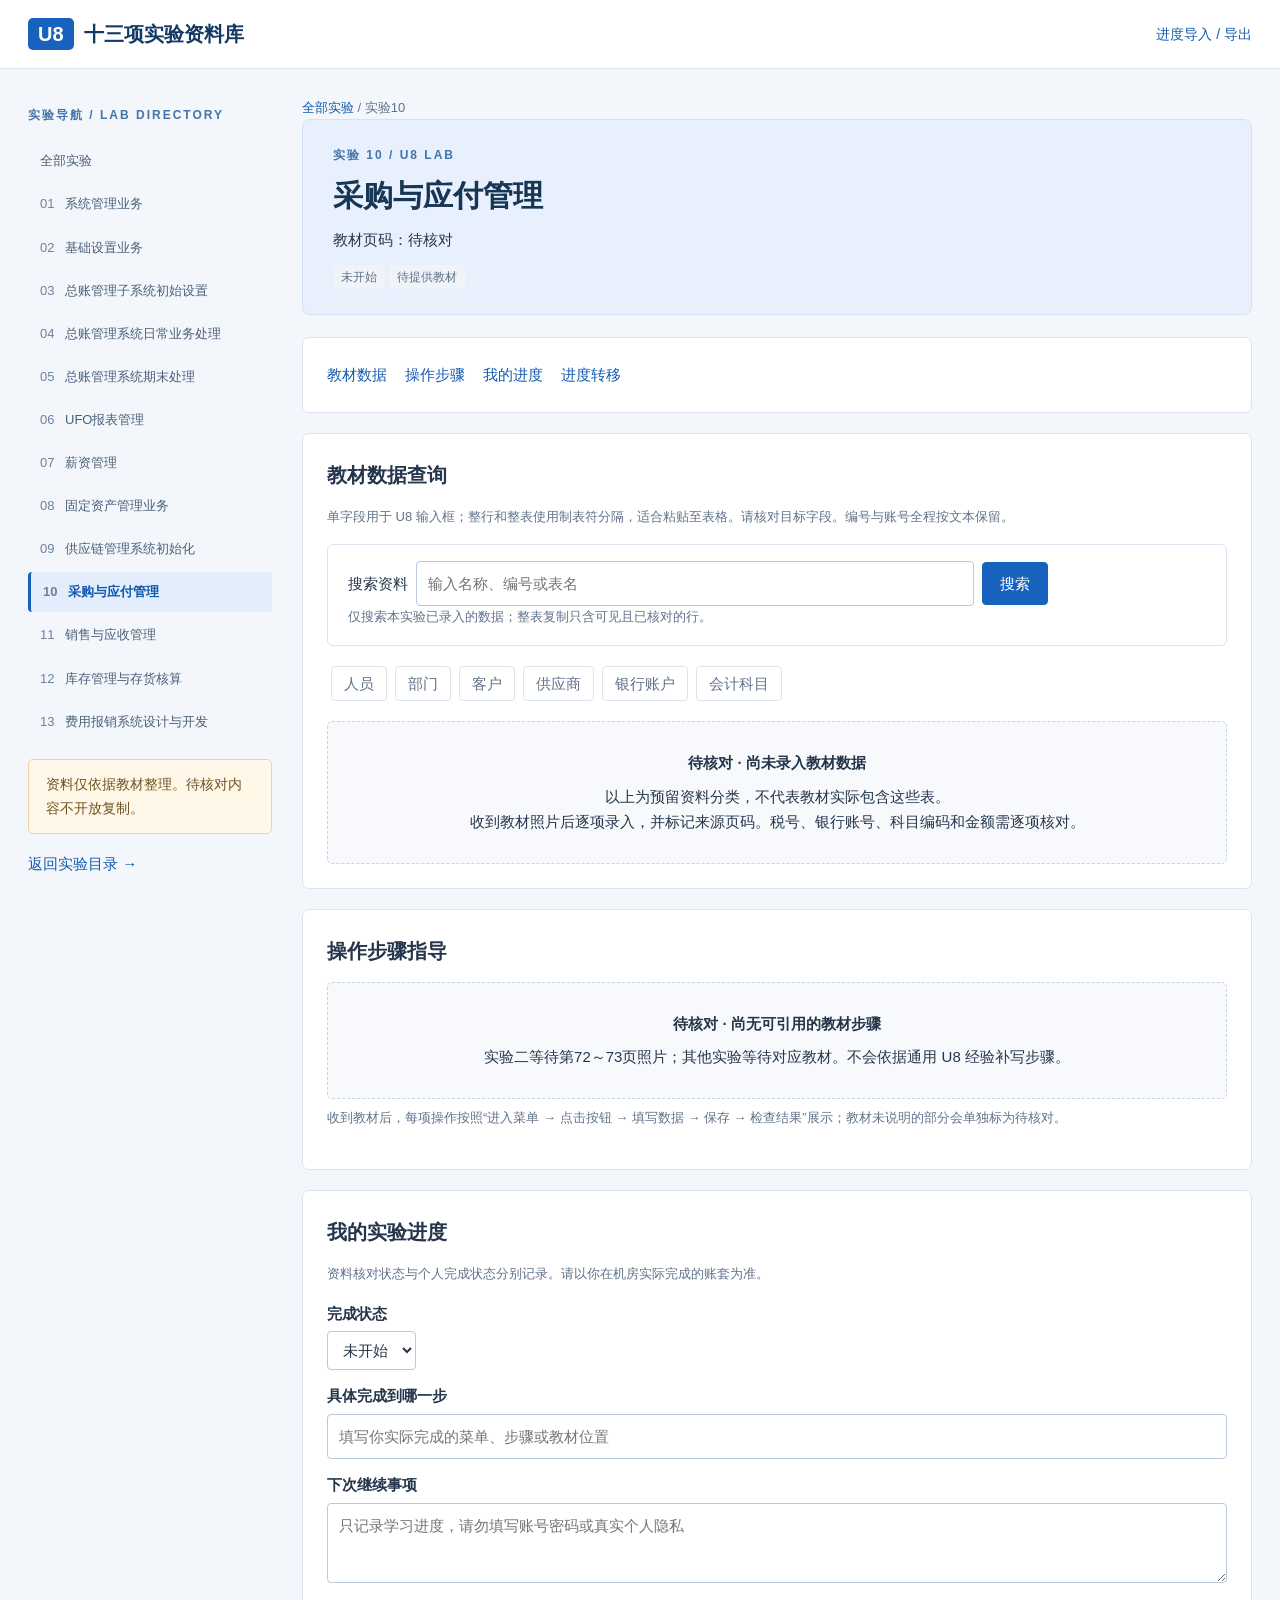
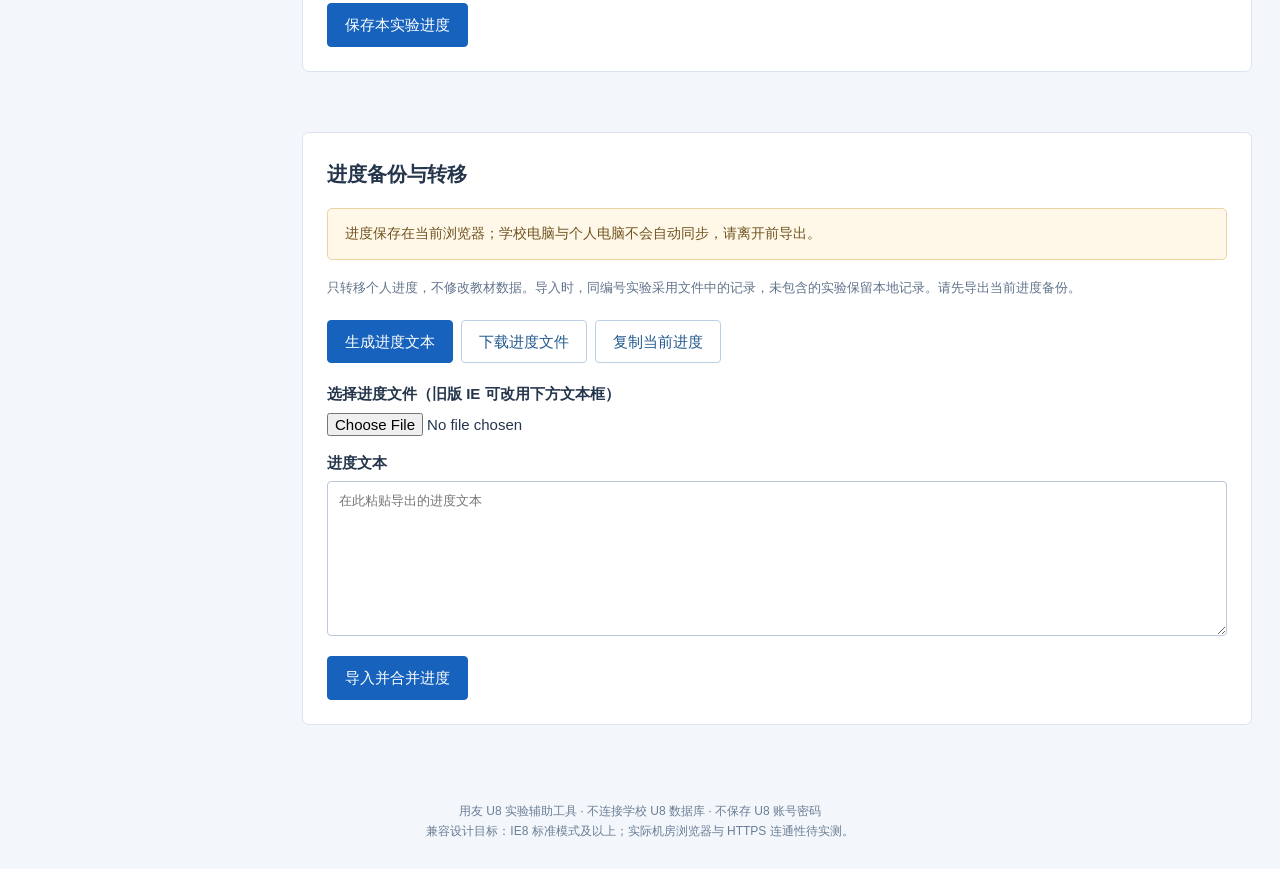
<file: labs/10.html>
<!DOCTYPE html>
<html lang="zh-CN"><head><meta charset="utf-8"><meta http-equiv="X-UA-Compatible" content="IE=edge"><meta name="viewport" content="width=device-width, initial-scale=1"><meta name="description" content="用友U8十三项实验资料库，教材数据查询、字段复制与进度备份。"><title>采购与应付管理 · 用友U8十三项实验资料库</title><link rel="stylesheet" href="../assets/style.css"></head>
<body data-lab="10"><div class="top"><a class="brand" href="../index.html"><span class="brand-mark">U8</span>十三项实验资料库</a><a class="top-link" href="#transfer">进度导入 / 导出</a><div class="clear"></div></div>
<div class="shell"><div class="sidebar"><p class="eyebrow">实验导航 / LAB DIRECTORY</p><ul class="nav"><li><a href="../index.html">全部实验</a></li><li><a href="01.html"><span class="nav-num">01</span>系统管理业务</a></li><li><a href="02.html"><span class="nav-num">02</span>基础设置业务</a></li><li><a href="03.html"><span class="nav-num">03</span>总账管理子系统初始设置</a></li><li><a href="04.html"><span class="nav-num">04</span>总账管理系统日常业务处理</a></li><li><a href="05.html"><span class="nav-num">05</span>总账管理系统期末处理</a></li><li><a href="06.html"><span class="nav-num">06</span>UFO报表管理</a></li><li><a href="07.html"><span class="nav-num">07</span>薪资管理</a></li><li><a href="08.html"><span class="nav-num">08</span>固定资产管理业务</a></li><li><a href="09.html"><span class="nav-num">09</span>供应链管理系统初始化</a></li><li><a href="10.html" class="active"><span class="nav-num">10</span>采购与应付管理</a></li><li><a href="11.html"><span class="nav-num">11</span>销售与应收管理</a></li><li><a href="12.html"><span class="nav-num">12</span>库存管理与存货核算</a></li><li><a href="13.html"><span class="nav-num">13</span>费用报销系统设计与开发</a></li></ul><div class="notice">资料仅依据教材整理。待核对内容不开放复制。</div><a href="../index.html">返回实验目录 →</a></div><div class="main">
<noscript><div class="notice">JavaScript 已禁用：可浏览目录、教材数据和步骤；可选中文字按 Ctrl+C。搜索、按钮复制与进度管理需要启用 JavaScript。</div></noscript>
<div class="muted"><a href="../index.html">全部实验</a> / 实验10</div><div class="hero"><div class="eyebrow">实验 10 / U8 LAB</div><h1>采购与应付管理</h1><p>教材页码：待核对</p><span class="tag" data-progress="10">未开始</span> <span class="tag">待提供教材</span></div>
<div class="panel anchor-nav"><a href="#data">教材数据</a><a href="#steps">操作步骤</a><a href="#progress">我的进度</a><a href="#transfer">进度转移</a></div>
<div class="panel" id="data"><h2>教材数据查询</h2><p class="muted">单字段用于 U8 输入框；整行和整表使用制表符分隔，适合粘贴至表格。请核对目标字段。编号与账号全程按文本保留。</p><div class="search"><label for="search">搜索资料</label><input id="search" type="text" placeholder="输入名称、编号或表名"><button id="search-button" type="button">搜索</button><div class="muted" id="search-result">仅搜索本实验已录入的数据；整表复制只含可见且已核对的行。</div></div><div class="categories"><span>人员</span><span>部门</span><span>客户</span><span>供应商</span><span>银行账户</span><span>会计科目</span></div><div class="empty"><strong>待核对 · 尚未录入教材数据</strong>以上为预留资料分类，不代表教材实际包含这些表。<br>收到教材照片后逐项录入，并标记来源页码。税号、银行账号、科目编码和金额需逐项核对。</div></div><div class="panel" id="steps"><h2>操作步骤指导</h2><div class="empty"><strong>待核对 · 尚无可引用的教材步骤</strong>实验二等待第72～73页照片；其他实验等待对应教材。不会依据通用 U8 经验补写步骤。</div><p class="muted">收到教材后，每项操作按照“进入菜单 → 点击按钮 → 填写数据 → 保存 → 检查结果”展示；教材未说明的部分会单独标为待核对。</p></div><div class="panel" id="progress"><h2>我的实验进度</h2><p class="muted">资料核对状态与个人完成状态分别记录。请以你在机房实际完成的账套为准。</p><div class="form-row"><label for="progress-status">完成状态</label><select id="progress-status"><option value="todo">未开始</option><option value="doing">进行中</option><option value="done">已完成</option></select></div><div class="form-row"><label for="progress-step">具体完成到哪一步</label><input id="progress-step" type="text" maxlength="500" placeholder="填写你实际完成的菜单、步骤或教材位置"></div><div class="form-row"><label for="progress-note">下次继续事项</label><textarea id="progress-note" maxlength="5000" placeholder="只记录学习进度，请勿填写账号密码或真实个人隐私"></textarea></div><button id="save-progress" type="button">保存本实验进度</button></div>
<div id="message" class="message" role="status" aria-live="polite"></div><div class="panel" id="transfer"><h2>进度备份与转移</h2>
<p id="storage-state" class="notice">学校电脑与个人电脑不会自动同步。请导出进度，通过自己的邮箱或网盘转移后导入。</p>
<p class="muted">只转移个人进度，不修改教材数据。导入时，同编号实验采用文件中的记录，未包含的实验保留本地记录。请先导出当前进度备份。</p>
<div class="toolbar"><button id="export-text" type="button">生成进度文本</button><button id="download-progress" type="button" class="secondary">下载进度文件</button><button id="copy-progress" type="button" class="secondary">复制当前进度</button></div>
<div class="form-row"><label for="import-file">选择进度文件（旧版 IE 可改用下方文本框）</label><input id="import-file" type="file" accept=".json,application/json"></div>
<div class="form-row"><label for="transfer-text">进度文本</label><textarea id="transfer-text" spellcheck="false" placeholder="在此粘贴导出的进度文本"></textarea></div>
<button id="import-progress" type="button">导入并合并进度</button></div></div><div class="clear"></div></div>
<div class="footer">用友 U8 实验辅助工具 · 不连接学校 U8 数据库 · 不保存 U8 账号密码<br>兼容设计目标：IE8 标准模式及以上；实际机房浏览器与 HTTPS 连通性待实测。</div>
<div id="manual-copy" class="manual hidden" role="dialog" aria-label="手动复制"><h3>手动复制</h3><p id="copy-help">请按 Ctrl+C</p><label for="copy-text">待复制内容</label><textarea id="copy-text" readonly="readonly"></textarea><button id="copy-close" type="button" class="secondary">关闭</button></div>
<script src="../assets/app.js"></script></body></html>
</file>
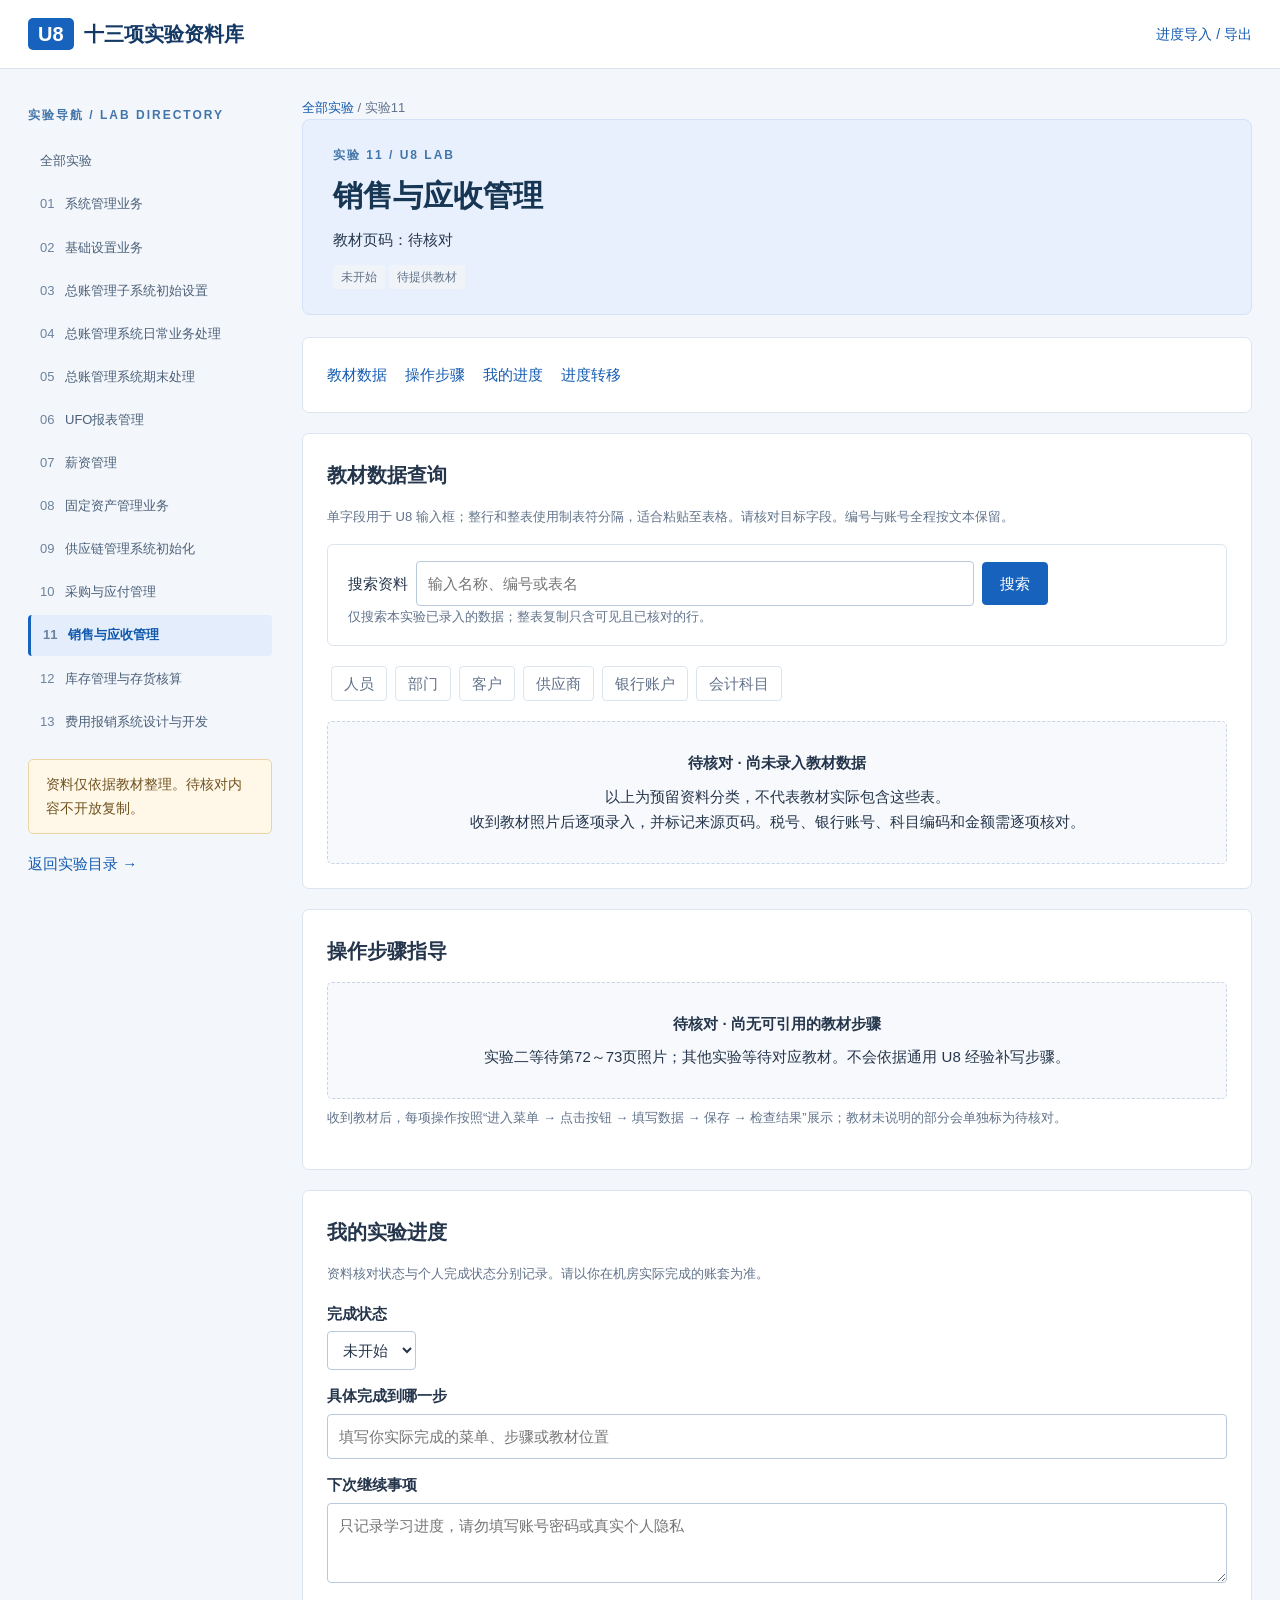
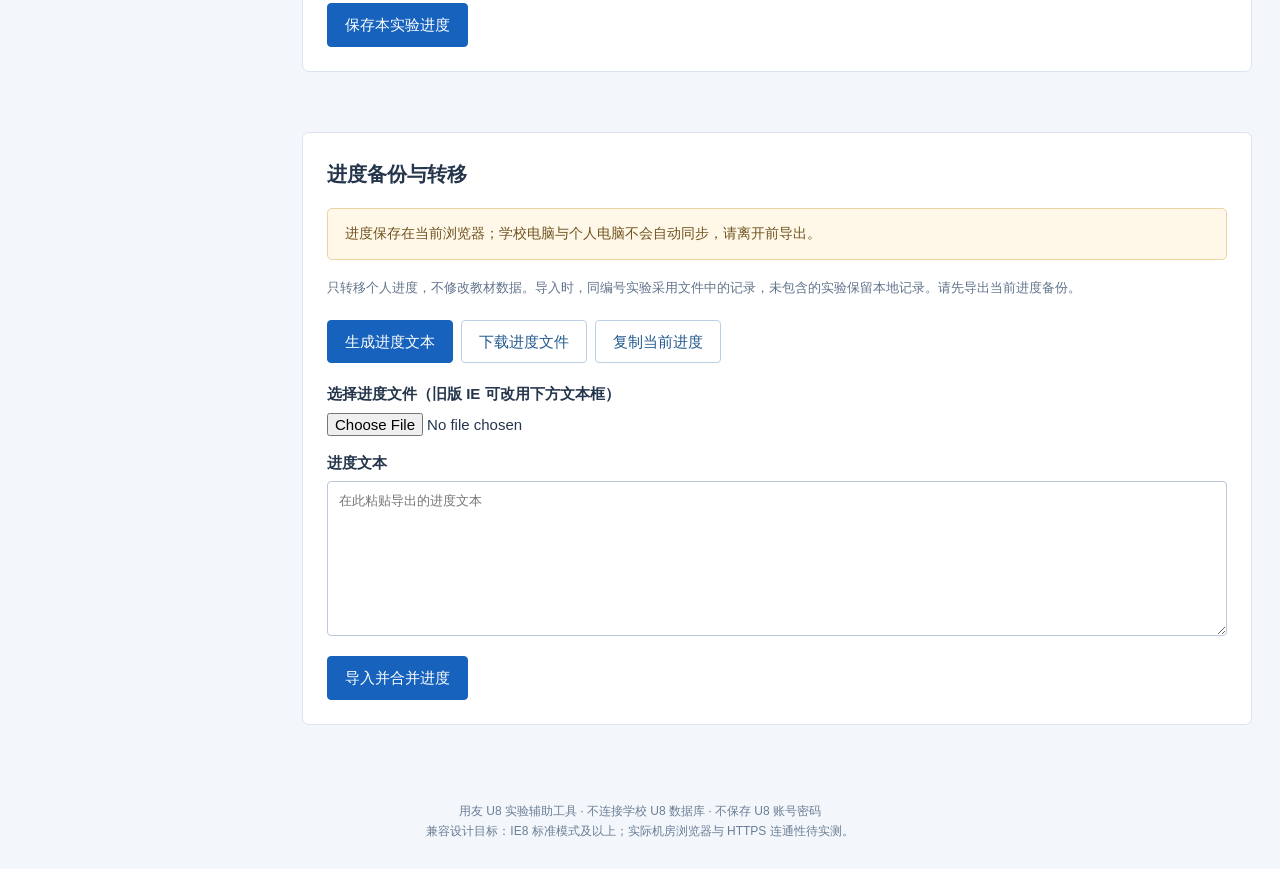
<file: labs/11.html>
<!DOCTYPE html>
<html lang="zh-CN"><head><meta charset="utf-8"><meta http-equiv="X-UA-Compatible" content="IE=edge"><meta name="viewport" content="width=device-width, initial-scale=1"><meta name="description" content="用友U8十三项实验资料库，教材数据查询、字段复制与进度备份。"><title>销售与应收管理 · 用友U8十三项实验资料库</title><link rel="stylesheet" href="../assets/style.css"></head>
<body data-lab="11"><div class="top"><a class="brand" href="../index.html"><span class="brand-mark">U8</span>十三项实验资料库</a><a class="top-link" href="#transfer">进度导入 / 导出</a><div class="clear"></div></div>
<div class="shell"><div class="sidebar"><p class="eyebrow">实验导航 / LAB DIRECTORY</p><ul class="nav"><li><a href="../index.html">全部实验</a></li><li><a href="01.html"><span class="nav-num">01</span>系统管理业务</a></li><li><a href="02.html"><span class="nav-num">02</span>基础设置业务</a></li><li><a href="03.html"><span class="nav-num">03</span>总账管理子系统初始设置</a></li><li><a href="04.html"><span class="nav-num">04</span>总账管理系统日常业务处理</a></li><li><a href="05.html"><span class="nav-num">05</span>总账管理系统期末处理</a></li><li><a href="06.html"><span class="nav-num">06</span>UFO报表管理</a></li><li><a href="07.html"><span class="nav-num">07</span>薪资管理</a></li><li><a href="08.html"><span class="nav-num">08</span>固定资产管理业务</a></li><li><a href="09.html"><span class="nav-num">09</span>供应链管理系统初始化</a></li><li><a href="10.html"><span class="nav-num">10</span>采购与应付管理</a></li><li><a href="11.html" class="active"><span class="nav-num">11</span>销售与应收管理</a></li><li><a href="12.html"><span class="nav-num">12</span>库存管理与存货核算</a></li><li><a href="13.html"><span class="nav-num">13</span>费用报销系统设计与开发</a></li></ul><div class="notice">资料仅依据教材整理。待核对内容不开放复制。</div><a href="../index.html">返回实验目录 →</a></div><div class="main">
<noscript><div class="notice">JavaScript 已禁用：可浏览目录、教材数据和步骤；可选中文字按 Ctrl+C。搜索、按钮复制与进度管理需要启用 JavaScript。</div></noscript>
<div class="muted"><a href="../index.html">全部实验</a> / 实验11</div><div class="hero"><div class="eyebrow">实验 11 / U8 LAB</div><h1>销售与应收管理</h1><p>教材页码：待核对</p><span class="tag" data-progress="11">未开始</span> <span class="tag">待提供教材</span></div>
<div class="panel anchor-nav"><a href="#data">教材数据</a><a href="#steps">操作步骤</a><a href="#progress">我的进度</a><a href="#transfer">进度转移</a></div>
<div class="panel" id="data"><h2>教材数据查询</h2><p class="muted">单字段用于 U8 输入框；整行和整表使用制表符分隔，适合粘贴至表格。请核对目标字段。编号与账号全程按文本保留。</p><div class="search"><label for="search">搜索资料</label><input id="search" type="text" placeholder="输入名称、编号或表名"><button id="search-button" type="button">搜索</button><div class="muted" id="search-result">仅搜索本实验已录入的数据；整表复制只含可见且已核对的行。</div></div><div class="categories"><span>人员</span><span>部门</span><span>客户</span><span>供应商</span><span>银行账户</span><span>会计科目</span></div><div class="empty"><strong>待核对 · 尚未录入教材数据</strong>以上为预留资料分类，不代表教材实际包含这些表。<br>收到教材照片后逐项录入，并标记来源页码。税号、银行账号、科目编码和金额需逐项核对。</div></div><div class="panel" id="steps"><h2>操作步骤指导</h2><div class="empty"><strong>待核对 · 尚无可引用的教材步骤</strong>实验二等待第72～73页照片；其他实验等待对应教材。不会依据通用 U8 经验补写步骤。</div><p class="muted">收到教材后，每项操作按照“进入菜单 → 点击按钮 → 填写数据 → 保存 → 检查结果”展示；教材未说明的部分会单独标为待核对。</p></div><div class="panel" id="progress"><h2>我的实验进度</h2><p class="muted">资料核对状态与个人完成状态分别记录。请以你在机房实际完成的账套为准。</p><div class="form-row"><label for="progress-status">完成状态</label><select id="progress-status"><option value="todo">未开始</option><option value="doing">进行中</option><option value="done">已完成</option></select></div><div class="form-row"><label for="progress-step">具体完成到哪一步</label><input id="progress-step" type="text" maxlength="500" placeholder="填写你实际完成的菜单、步骤或教材位置"></div><div class="form-row"><label for="progress-note">下次继续事项</label><textarea id="progress-note" maxlength="5000" placeholder="只记录学习进度，请勿填写账号密码或真实个人隐私"></textarea></div><button id="save-progress" type="button">保存本实验进度</button></div>
<div id="message" class="message" role="status" aria-live="polite"></div><div class="panel" id="transfer"><h2>进度备份与转移</h2>
<p id="storage-state" class="notice">学校电脑与个人电脑不会自动同步。请导出进度，通过自己的邮箱或网盘转移后导入。</p>
<p class="muted">只转移个人进度，不修改教材数据。导入时，同编号实验采用文件中的记录，未包含的实验保留本地记录。请先导出当前进度备份。</p>
<div class="toolbar"><button id="export-text" type="button">生成进度文本</button><button id="download-progress" type="button" class="secondary">下载进度文件</button><button id="copy-progress" type="button" class="secondary">复制当前进度</button></div>
<div class="form-row"><label for="import-file">选择进度文件（旧版 IE 可改用下方文本框）</label><input id="import-file" type="file" accept=".json,application/json"></div>
<div class="form-row"><label for="transfer-text">进度文本</label><textarea id="transfer-text" spellcheck="false" placeholder="在此粘贴导出的进度文本"></textarea></div>
<button id="import-progress" type="button">导入并合并进度</button></div></div><div class="clear"></div></div>
<div class="footer">用友 U8 实验辅助工具 · 不连接学校 U8 数据库 · 不保存 U8 账号密码<br>兼容设计目标：IE8 标准模式及以上；实际机房浏览器与 HTTPS 连通性待实测。</div>
<div id="manual-copy" class="manual hidden" role="dialog" aria-label="手动复制"><h3>手动复制</h3><p id="copy-help">请按 Ctrl+C</p><label for="copy-text">待复制内容</label><textarea id="copy-text" readonly="readonly"></textarea><button id="copy-close" type="button" class="secondary">关闭</button></div>
<script src="../assets/app.js"></script></body></html>
</file>
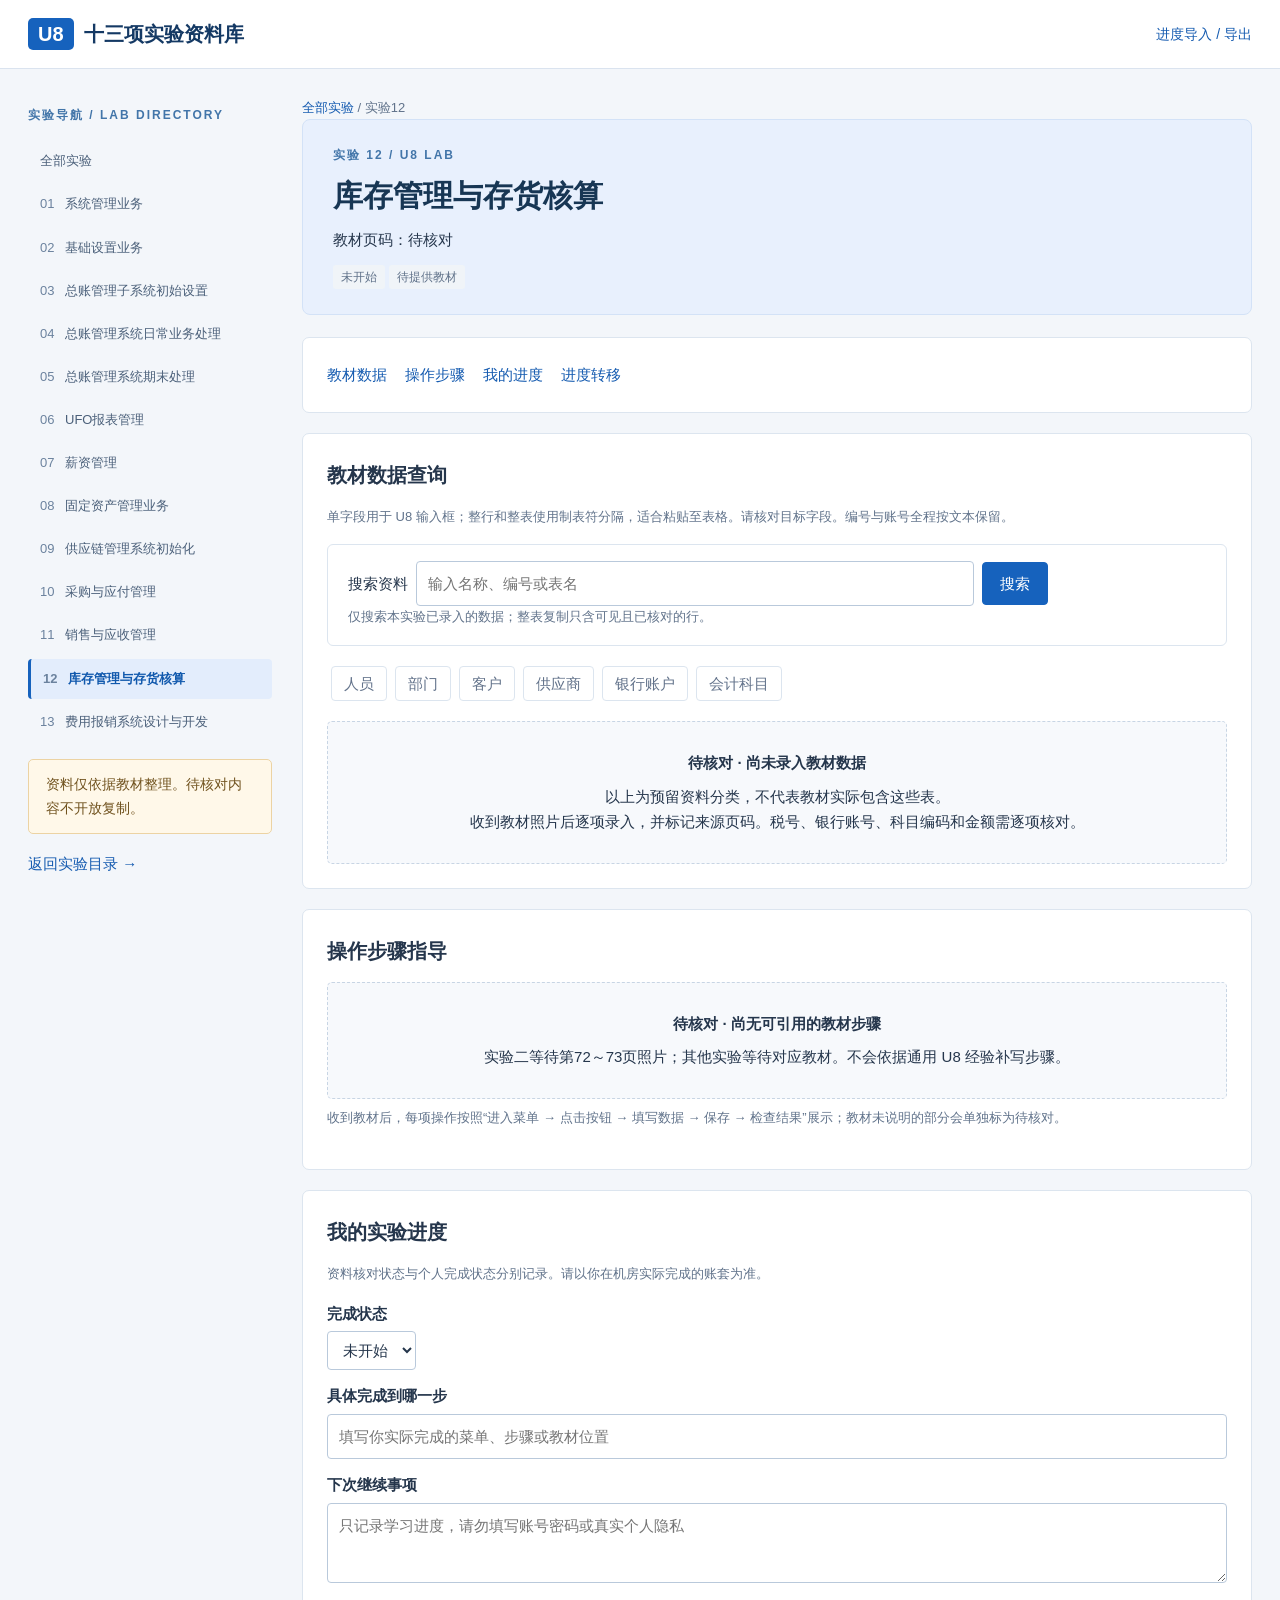
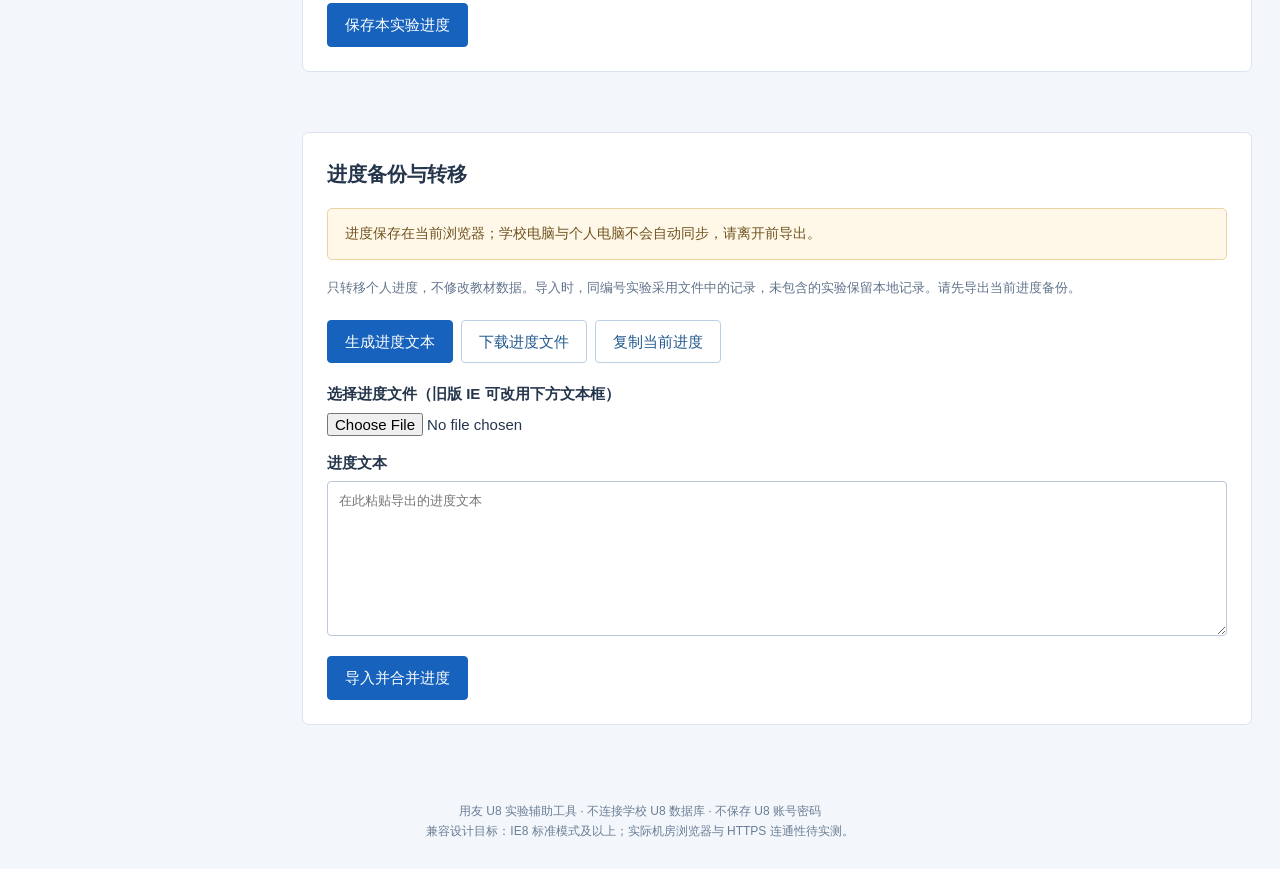
<file: labs/12.html>
<!DOCTYPE html>
<html lang="zh-CN"><head><meta charset="utf-8"><meta http-equiv="X-UA-Compatible" content="IE=edge"><meta name="viewport" content="width=device-width, initial-scale=1"><meta name="description" content="用友U8十三项实验资料库，教材数据查询、字段复制与进度备份。"><title>库存管理与存货核算 · 用友U8十三项实验资料库</title><link rel="stylesheet" href="../assets/style.css"></head>
<body data-lab="12"><div class="top"><a class="brand" href="../index.html"><span class="brand-mark">U8</span>十三项实验资料库</a><a class="top-link" href="#transfer">进度导入 / 导出</a><div class="clear"></div></div>
<div class="shell"><div class="sidebar"><p class="eyebrow">实验导航 / LAB DIRECTORY</p><ul class="nav"><li><a href="../index.html">全部实验</a></li><li><a href="01.html"><span class="nav-num">01</span>系统管理业务</a></li><li><a href="02.html"><span class="nav-num">02</span>基础设置业务</a></li><li><a href="03.html"><span class="nav-num">03</span>总账管理子系统初始设置</a></li><li><a href="04.html"><span class="nav-num">04</span>总账管理系统日常业务处理</a></li><li><a href="05.html"><span class="nav-num">05</span>总账管理系统期末处理</a></li><li><a href="06.html"><span class="nav-num">06</span>UFO报表管理</a></li><li><a href="07.html"><span class="nav-num">07</span>薪资管理</a></li><li><a href="08.html"><span class="nav-num">08</span>固定资产管理业务</a></li><li><a href="09.html"><span class="nav-num">09</span>供应链管理系统初始化</a></li><li><a href="10.html"><span class="nav-num">10</span>采购与应付管理</a></li><li><a href="11.html"><span class="nav-num">11</span>销售与应收管理</a></li><li><a href="12.html" class="active"><span class="nav-num">12</span>库存管理与存货核算</a></li><li><a href="13.html"><span class="nav-num">13</span>费用报销系统设计与开发</a></li></ul><div class="notice">资料仅依据教材整理。待核对内容不开放复制。</div><a href="../index.html">返回实验目录 →</a></div><div class="main">
<noscript><div class="notice">JavaScript 已禁用：可浏览目录、教材数据和步骤；可选中文字按 Ctrl+C。搜索、按钮复制与进度管理需要启用 JavaScript。</div></noscript>
<div class="muted"><a href="../index.html">全部实验</a> / 实验12</div><div class="hero"><div class="eyebrow">实验 12 / U8 LAB</div><h1>库存管理与存货核算</h1><p>教材页码：待核对</p><span class="tag" data-progress="12">未开始</span> <span class="tag">待提供教材</span></div>
<div class="panel anchor-nav"><a href="#data">教材数据</a><a href="#steps">操作步骤</a><a href="#progress">我的进度</a><a href="#transfer">进度转移</a></div>
<div class="panel" id="data"><h2>教材数据查询</h2><p class="muted">单字段用于 U8 输入框；整行和整表使用制表符分隔，适合粘贴至表格。请核对目标字段。编号与账号全程按文本保留。</p><div class="search"><label for="search">搜索资料</label><input id="search" type="text" placeholder="输入名称、编号或表名"><button id="search-button" type="button">搜索</button><div class="muted" id="search-result">仅搜索本实验已录入的数据；整表复制只含可见且已核对的行。</div></div><div class="categories"><span>人员</span><span>部门</span><span>客户</span><span>供应商</span><span>银行账户</span><span>会计科目</span></div><div class="empty"><strong>待核对 · 尚未录入教材数据</strong>以上为预留资料分类，不代表教材实际包含这些表。<br>收到教材照片后逐项录入，并标记来源页码。税号、银行账号、科目编码和金额需逐项核对。</div></div><div class="panel" id="steps"><h2>操作步骤指导</h2><div class="empty"><strong>待核对 · 尚无可引用的教材步骤</strong>实验二等待第72～73页照片；其他实验等待对应教材。不会依据通用 U8 经验补写步骤。</div><p class="muted">收到教材后，每项操作按照“进入菜单 → 点击按钮 → 填写数据 → 保存 → 检查结果”展示；教材未说明的部分会单独标为待核对。</p></div><div class="panel" id="progress"><h2>我的实验进度</h2><p class="muted">资料核对状态与个人完成状态分别记录。请以你在机房实际完成的账套为准。</p><div class="form-row"><label for="progress-status">完成状态</label><select id="progress-status"><option value="todo">未开始</option><option value="doing">进行中</option><option value="done">已完成</option></select></div><div class="form-row"><label for="progress-step">具体完成到哪一步</label><input id="progress-step" type="text" maxlength="500" placeholder="填写你实际完成的菜单、步骤或教材位置"></div><div class="form-row"><label for="progress-note">下次继续事项</label><textarea id="progress-note" maxlength="5000" placeholder="只记录学习进度，请勿填写账号密码或真实个人隐私"></textarea></div><button id="save-progress" type="button">保存本实验进度</button></div>
<div id="message" class="message" role="status" aria-live="polite"></div><div class="panel" id="transfer"><h2>进度备份与转移</h2>
<p id="storage-state" class="notice">学校电脑与个人电脑不会自动同步。请导出进度，通过自己的邮箱或网盘转移后导入。</p>
<p class="muted">只转移个人进度，不修改教材数据。导入时，同编号实验采用文件中的记录，未包含的实验保留本地记录。请先导出当前进度备份。</p>
<div class="toolbar"><button id="export-text" type="button">生成进度文本</button><button id="download-progress" type="button" class="secondary">下载进度文件</button><button id="copy-progress" type="button" class="secondary">复制当前进度</button></div>
<div class="form-row"><label for="import-file">选择进度文件（旧版 IE 可改用下方文本框）</label><input id="import-file" type="file" accept=".json,application/json"></div>
<div class="form-row"><label for="transfer-text">进度文本</label><textarea id="transfer-text" spellcheck="false" placeholder="在此粘贴导出的进度文本"></textarea></div>
<button id="import-progress" type="button">导入并合并进度</button></div></div><div class="clear"></div></div>
<div class="footer">用友 U8 实验辅助工具 · 不连接学校 U8 数据库 · 不保存 U8 账号密码<br>兼容设计目标：IE8 标准模式及以上；实际机房浏览器与 HTTPS 连通性待实测。</div>
<div id="manual-copy" class="manual hidden" role="dialog" aria-label="手动复制"><h3>手动复制</h3><p id="copy-help">请按 Ctrl+C</p><label for="copy-text">待复制内容</label><textarea id="copy-text" readonly="readonly"></textarea><button id="copy-close" type="button" class="secondary">关闭</button></div>
<script src="../assets/app.js"></script></body></html>
</file>
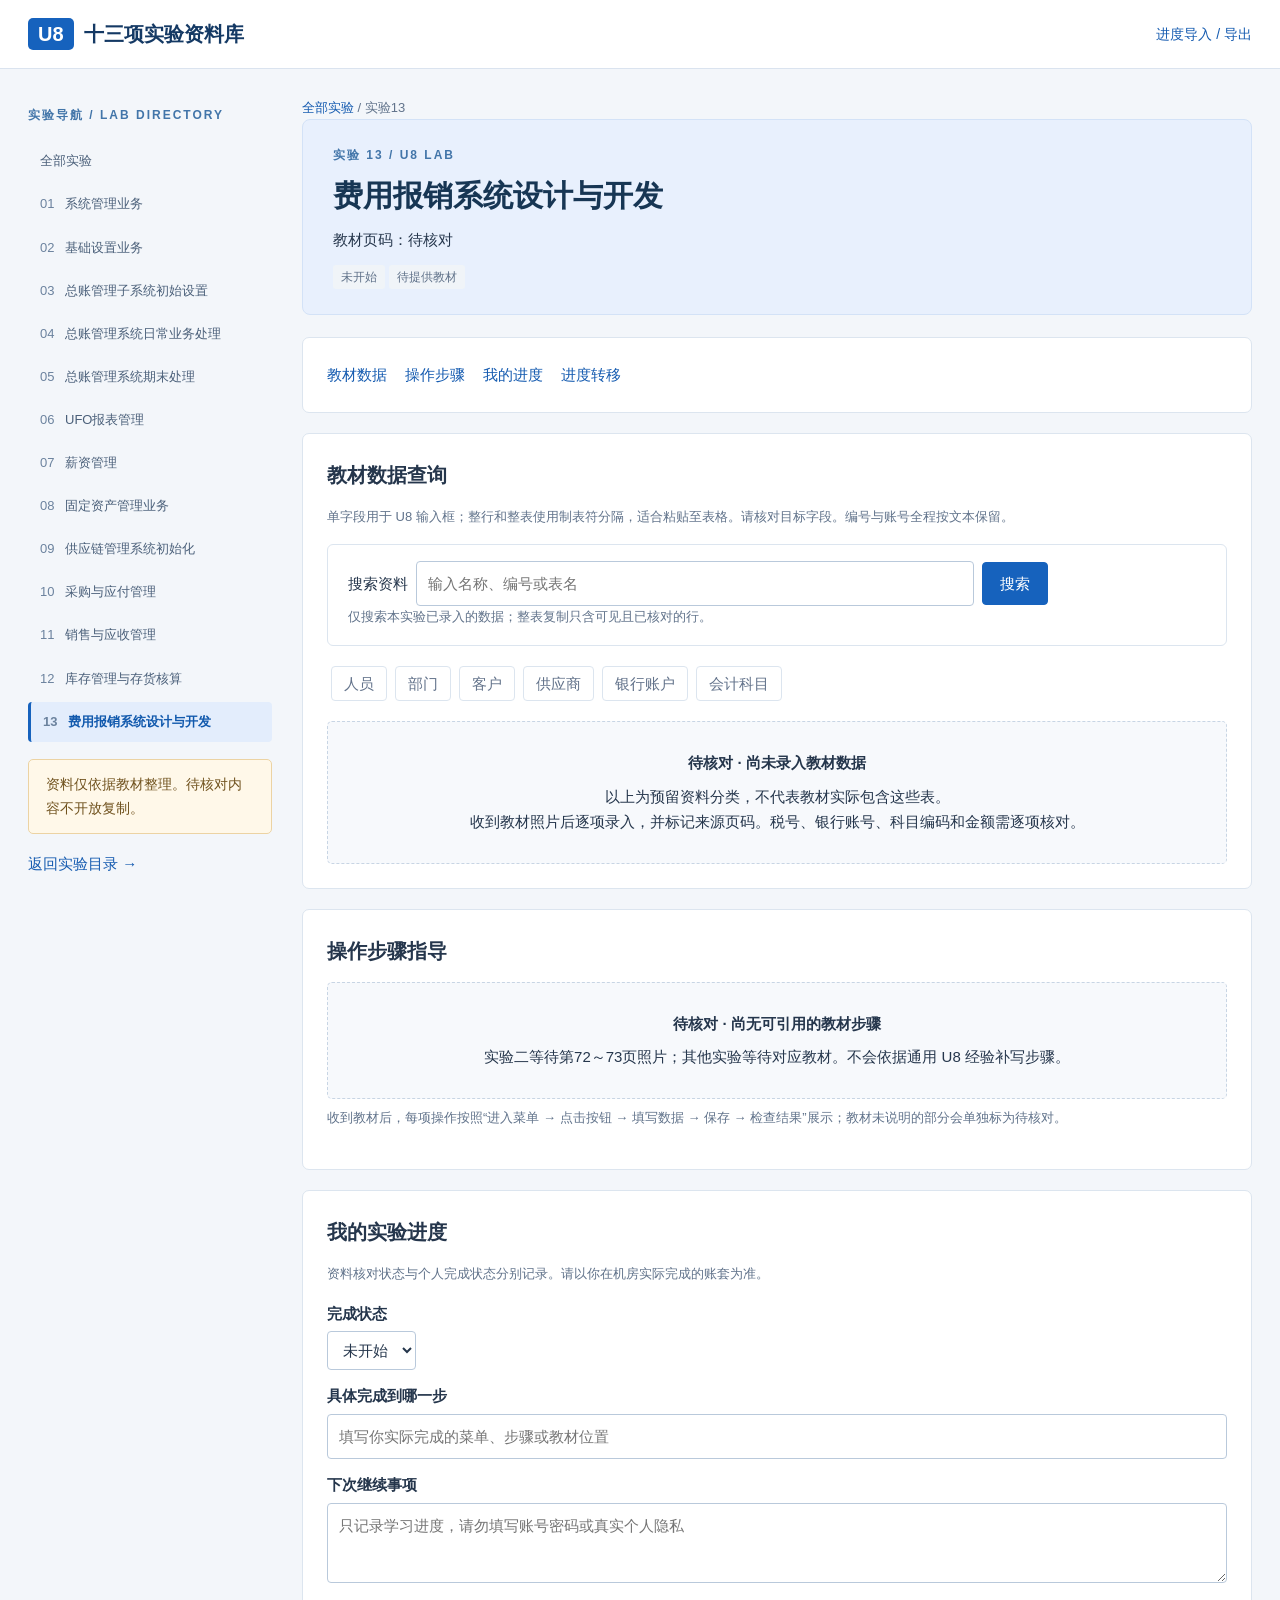
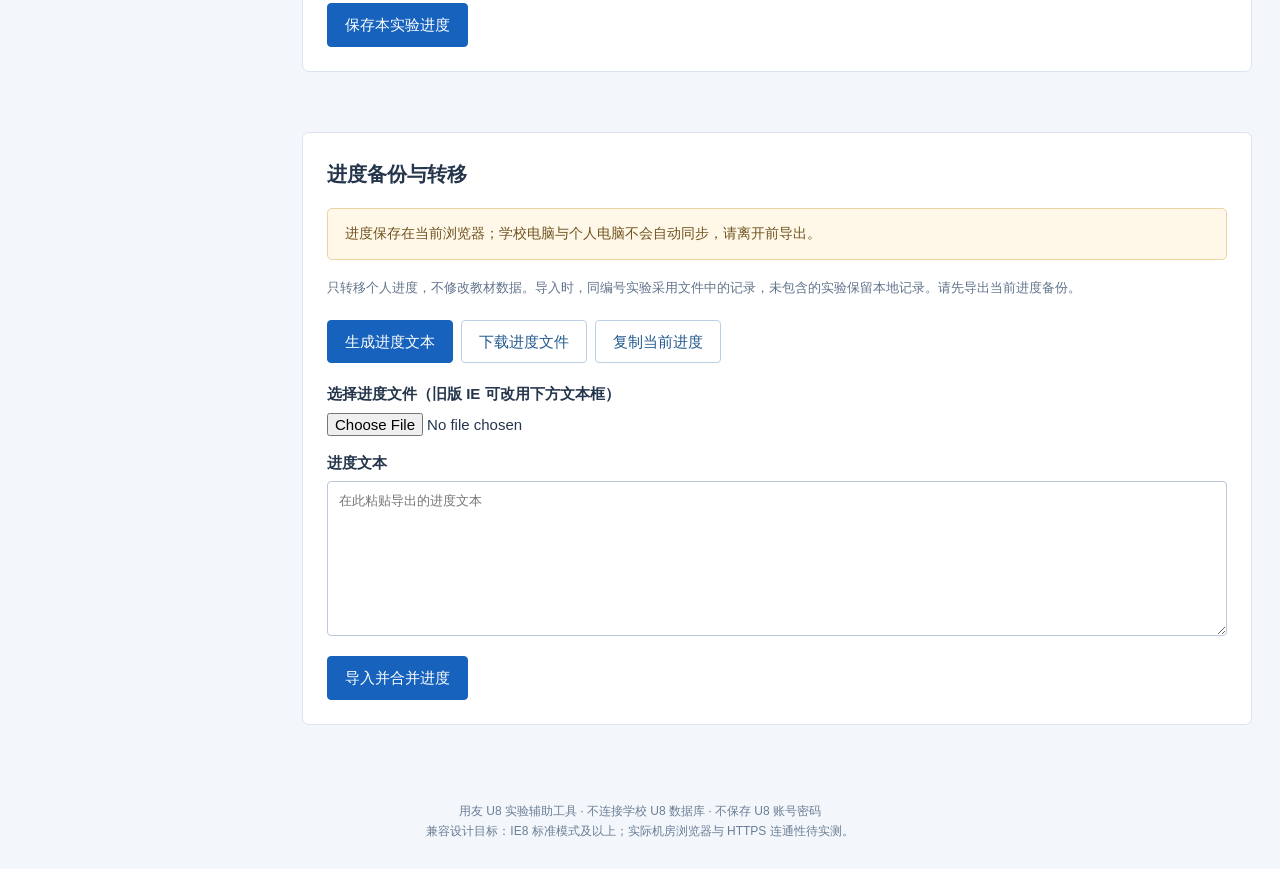
<file: labs/13.html>
<!DOCTYPE html>
<html lang="zh-CN"><head><meta charset="utf-8"><meta http-equiv="X-UA-Compatible" content="IE=edge"><meta name="viewport" content="width=device-width, initial-scale=1"><meta name="description" content="用友U8十三项实验资料库，教材数据查询、字段复制与进度备份。"><title>费用报销系统设计与开发 · 用友U8十三项实验资料库</title><link rel="stylesheet" href="../assets/style.css"></head>
<body data-lab="13"><div class="top"><a class="brand" href="../index.html"><span class="brand-mark">U8</span>十三项实验资料库</a><a class="top-link" href="#transfer">进度导入 / 导出</a><div class="clear"></div></div>
<div class="shell"><div class="sidebar"><p class="eyebrow">实验导航 / LAB DIRECTORY</p><ul class="nav"><li><a href="../index.html">全部实验</a></li><li><a href="01.html"><span class="nav-num">01</span>系统管理业务</a></li><li><a href="02.html"><span class="nav-num">02</span>基础设置业务</a></li><li><a href="03.html"><span class="nav-num">03</span>总账管理子系统初始设置</a></li><li><a href="04.html"><span class="nav-num">04</span>总账管理系统日常业务处理</a></li><li><a href="05.html"><span class="nav-num">05</span>总账管理系统期末处理</a></li><li><a href="06.html"><span class="nav-num">06</span>UFO报表管理</a></li><li><a href="07.html"><span class="nav-num">07</span>薪资管理</a></li><li><a href="08.html"><span class="nav-num">08</span>固定资产管理业务</a></li><li><a href="09.html"><span class="nav-num">09</span>供应链管理系统初始化</a></li><li><a href="10.html"><span class="nav-num">10</span>采购与应付管理</a></li><li><a href="11.html"><span class="nav-num">11</span>销售与应收管理</a></li><li><a href="12.html"><span class="nav-num">12</span>库存管理与存货核算</a></li><li><a href="13.html" class="active"><span class="nav-num">13</span>费用报销系统设计与开发</a></li></ul><div class="notice">资料仅依据教材整理。待核对内容不开放复制。</div><a href="../index.html">返回实验目录 →</a></div><div class="main">
<noscript><div class="notice">JavaScript 已禁用：可浏览目录、教材数据和步骤；可选中文字按 Ctrl+C。搜索、按钮复制与进度管理需要启用 JavaScript。</div></noscript>
<div class="muted"><a href="../index.html">全部实验</a> / 实验13</div><div class="hero"><div class="eyebrow">实验 13 / U8 LAB</div><h1>费用报销系统设计与开发</h1><p>教材页码：待核对</p><span class="tag" data-progress="13">未开始</span> <span class="tag">待提供教材</span></div>
<div class="panel anchor-nav"><a href="#data">教材数据</a><a href="#steps">操作步骤</a><a href="#progress">我的进度</a><a href="#transfer">进度转移</a></div>
<div class="panel" id="data"><h2>教材数据查询</h2><p class="muted">单字段用于 U8 输入框；整行和整表使用制表符分隔，适合粘贴至表格。请核对目标字段。编号与账号全程按文本保留。</p><div class="search"><label for="search">搜索资料</label><input id="search" type="text" placeholder="输入名称、编号或表名"><button id="search-button" type="button">搜索</button><div class="muted" id="search-result">仅搜索本实验已录入的数据；整表复制只含可见且已核对的行。</div></div><div class="categories"><span>人员</span><span>部门</span><span>客户</span><span>供应商</span><span>银行账户</span><span>会计科目</span></div><div class="empty"><strong>待核对 · 尚未录入教材数据</strong>以上为预留资料分类，不代表教材实际包含这些表。<br>收到教材照片后逐项录入，并标记来源页码。税号、银行账号、科目编码和金额需逐项核对。</div></div><div class="panel" id="steps"><h2>操作步骤指导</h2><div class="empty"><strong>待核对 · 尚无可引用的教材步骤</strong>实验二等待第72～73页照片；其他实验等待对应教材。不会依据通用 U8 经验补写步骤。</div><p class="muted">收到教材后，每项操作按照“进入菜单 → 点击按钮 → 填写数据 → 保存 → 检查结果”展示；教材未说明的部分会单独标为待核对。</p></div><div class="panel" id="progress"><h2>我的实验进度</h2><p class="muted">资料核对状态与个人完成状态分别记录。请以你在机房实际完成的账套为准。</p><div class="form-row"><label for="progress-status">完成状态</label><select id="progress-status"><option value="todo">未开始</option><option value="doing">进行中</option><option value="done">已完成</option></select></div><div class="form-row"><label for="progress-step">具体完成到哪一步</label><input id="progress-step" type="text" maxlength="500" placeholder="填写你实际完成的菜单、步骤或教材位置"></div><div class="form-row"><label for="progress-note">下次继续事项</label><textarea id="progress-note" maxlength="5000" placeholder="只记录学习进度，请勿填写账号密码或真实个人隐私"></textarea></div><button id="save-progress" type="button">保存本实验进度</button></div>
<div id="message" class="message" role="status" aria-live="polite"></div><div class="panel" id="transfer"><h2>进度备份与转移</h2>
<p id="storage-state" class="notice">学校电脑与个人电脑不会自动同步。请导出进度，通过自己的邮箱或网盘转移后导入。</p>
<p class="muted">只转移个人进度，不修改教材数据。导入时，同编号实验采用文件中的记录，未包含的实验保留本地记录。请先导出当前进度备份。</p>
<div class="toolbar"><button id="export-text" type="button">生成进度文本</button><button id="download-progress" type="button" class="secondary">下载进度文件</button><button id="copy-progress" type="button" class="secondary">复制当前进度</button></div>
<div class="form-row"><label for="import-file">选择进度文件（旧版 IE 可改用下方文本框）</label><input id="import-file" type="file" accept=".json,application/json"></div>
<div class="form-row"><label for="transfer-text">进度文本</label><textarea id="transfer-text" spellcheck="false" placeholder="在此粘贴导出的进度文本"></textarea></div>
<button id="import-progress" type="button">导入并合并进度</button></div></div><div class="clear"></div></div>
<div class="footer">用友 U8 实验辅助工具 · 不连接学校 U8 数据库 · 不保存 U8 账号密码<br>兼容设计目标：IE8 标准模式及以上；实际机房浏览器与 HTTPS 连通性待实测。</div>
<div id="manual-copy" class="manual hidden" role="dialog" aria-label="手动复制"><h3>手动复制</h3><p id="copy-help">请按 Ctrl+C</p><label for="copy-text">待复制内容</label><textarea id="copy-text" readonly="readonly"></textarea><button id="copy-close" type="button" class="secondary">关闭</button></div>
<script src="../assets/app.js"></script></body></html>
</file>
<file: assets/style.css>
* { box-sizing: border-box; }
body { margin: 0; background: #f3f6fa; color: #25364c; font-family: "Microsoft YaHei", "SimSun", Arial, sans-serif; font-size: 15px; line-height: 1.7; }
a { color: #155bb0; text-decoration: none; } a:hover { text-decoration: underline; }
button,input,select,textarea { font: inherit; } button { cursor: pointer; }
button,.button { background: #1662bd; color: #fff; border: 1px solid #1662bd; padding: 8px 17px; display: inline-block; border-radius: 4px; }
button:hover,.button:hover { background: #104c95; color: #fff; text-decoration: none; }
button.secondary,.button.secondary { color: #20588d; background: #fff; border-color: #bdcfe4; }
button:focus,a:focus,input:focus,textarea:focus,select:focus { outline: 2px solid #e09b1a; outline-offset: 2px; }
input[type=text],select,textarea { max-width: 100%; border: 1px solid #b9c9db; border-radius: 4px; background: #fff; color: #25364c; padding: 9px 11px; }
.top { background: #fff; border-bottom: 1px solid #dae3ef; padding: 17px 28px; }
.brand { font-size: 20px; color: #143964; font-weight: bold; } .brand-mark { background: #1662bd; color: #fff; padding: 5px 10px; margin-right: 10px; border-radius: 5px; }
.top-link { float: right; margin-top: 6px; font-size: 14px; }
.shell { max-width: 1440px; margin: 0 auto; padding: 28px; }
.sidebar { float: left; width: 244px; } .main { margin-left: 274px; }
.nav { margin: 0; padding: 0; list-style: none; } .nav li { margin: 3px 0; }
.nav a { display: block; padding: 9px 12px; color: #4b607a; font-size: 13px; border-radius: 4px; }
.nav a.active { background: #e3edfc; color: #1159ad; font-weight: bold; border-left: 3px solid #1662bd; }
.nav-num { display: inline-block; width: 25px; color: #6b829e; }
.eyebrow { color: #4275a9; font-size: 12px; letter-spacing: 2px; font-weight: bold; }
h1 { font-size: 30px; line-height: 1.4; margin: 10px 0; color: #173654; } h2 { font-size: 20px; margin: 0 0 14px; } h3 { font-size: 17px; margin: 0 0 10px; }
p { margin: 8px 0 16px; } .muted { color: #61738b; font-size: 13px; }
.hero { padding: 25px 30px; background: #e8f0fd; border: 1px solid #d3e2f7; border-radius: 8px; margin-bottom: 22px; }
.hero p { max-width: 720px; margin-bottom: 10px; }
.notice { background: #fff8e9; border: 1px solid #ecd3a3; padding: 13px 17px; margin: 17px 0; border-radius: 5px; color: #70521e; font-size: 14px; }
.panel { padding: 24px; background: #fff; border: 1px solid #dce5ef; border-radius: 7px; margin: 20px 0; }
.stats { width: 100%; border-collapse: collapse; margin: 20px 0; background: #fff; border: 1px solid #dce5ef; }
.stats td { width: 33%; padding: 16px 23px; border-right: 1px solid #dce5ef; } .stat { font-size: 27px; color: #1858a3; font-weight: bold; margin-right: 9px; }
.search { background: #fff; padding: 16px 20px; border: 1px solid #dce5ef; border-radius: 6px; } .search input { width: 65%; margin: 0 8px; }
.cards { margin: 15px -7px 0; } .card-wrap { display: inline-block; vertical-align: top; width: 50%; padding: 7px; }
.card { border: 1px solid #dce5ef; background: #fff; border-radius: 6px; padding: 20px; min-height: 184px; }
.card:hover { border-color: #9fbce2; } .card h2 { font-size: 17px; margin: 10px 0 7px; } .card h2 a { color: #193d66; }
.tag { display: inline-block; background: #f0f4f8; color: #5f7189; padding: 2px 8px; border-radius: 3px; font-size: 12px; }
.tag.blue { background: #e6f0ff; color: #145cae; } .tag.done { background: #e3f4eb; color: #256544; }
.card-footer { border-top: 1px solid #edf1f6; margin-top: 13px; padding-top: 11px; font-size: 13px; }
.card-footer a { float: right; } .clear { clear: both; }
.anchor-nav a { margin-right: 18px; display: inline-block; }
.empty { padding: 28px 20px; text-align: center; background: #f7f9fc; border: 1px dashed #c8d5e4; border-radius: 5px; }
.empty strong { display: block; margin-bottom: 8px; } .categories { margin: 16px 0; } .categories span { display: inline-block; padding: 4px 12px; margin: 4px; border: 1px solid #dce5ef; border-radius: 4px; color: #63738b; }
.table-scroll { overflow-x: auto; } table.data { width: 100%; border-collapse: collapse; margin: 15px 0; }
.data th,.data td { border: 1px solid #d8e2ef; padding: 9px; text-align: left; vertical-align: top; } .data th { background: #eef4fb; white-space: nowrap; }
.data .field { width: 145px; padding: 6px; font-family: Consolas,"Microsoft YaHei",monospace; } .copy-field { font-size: 12px; padding: 4px 8px; margin: 4px 0 0 5px; }
.pending { color: #885c14; } .pending-value { display: block; padding: 6px; }
.step { border-left: 3px solid #bad1f1; margin: 18px 0; padding-left: 16px; } .step ol { padding-left: 24px; }
.form-row { margin: 13px 0; } .form-row label { display: block; margin-bottom: 5px; font-weight: bold; }
#progress-note { width: 100%; min-height: 80px; } #progress-step { width: 100%; } #transfer-text { width: 100%; height: 155px; font-family: Consolas,monospace; font-size: 13px; }
.toolbar button { margin: 5px 8px 5px 0; } .message { padding: 10px 0; color: #255c38; font-weight: bold; }
.manual { position: fixed; z-index: 20; bottom: 15px; right: 15px; width: 440px; max-width: 94%; padding: 20px; background: #fff; border: 2px solid #1662bd; box-shadow: 0 3px 20px #b5c1d0; }
.manual textarea { width: 100%; height: 110px; font-family: Consolas,"Microsoft YaHei",monospace; } .hidden { display: none; }
.footer { clear: both; text-align: center; color: #6a7f97; padding: 28px 12px; font-size: 12px; }
@media screen and (min-width: 1250px) { .card-wrap { width: 33.333%; } }
@media screen and (max-width: 800px) { .sidebar { float: none; width: auto; margin-bottom: 20px; } .sidebar .nav { display: none; } .main { margin-left: 0; } .shell { padding: 15px; } h1 { font-size: 25px; } .top { padding: 15px; } .brand { font-size: 16px; } .hero { padding: 20px; } .stats td { padding: 12px; } .stat { display: block; font-size: 24px; } .panel { padding: 17px; } }
@media screen and (max-width: 520px) { .card-wrap { width: 100%; } .top-link { float: none; display: block; } .search input { display: block; width: 100%; margin: 8px 0; } .toolbar button { display: block; width: 100%; } }
</file>
